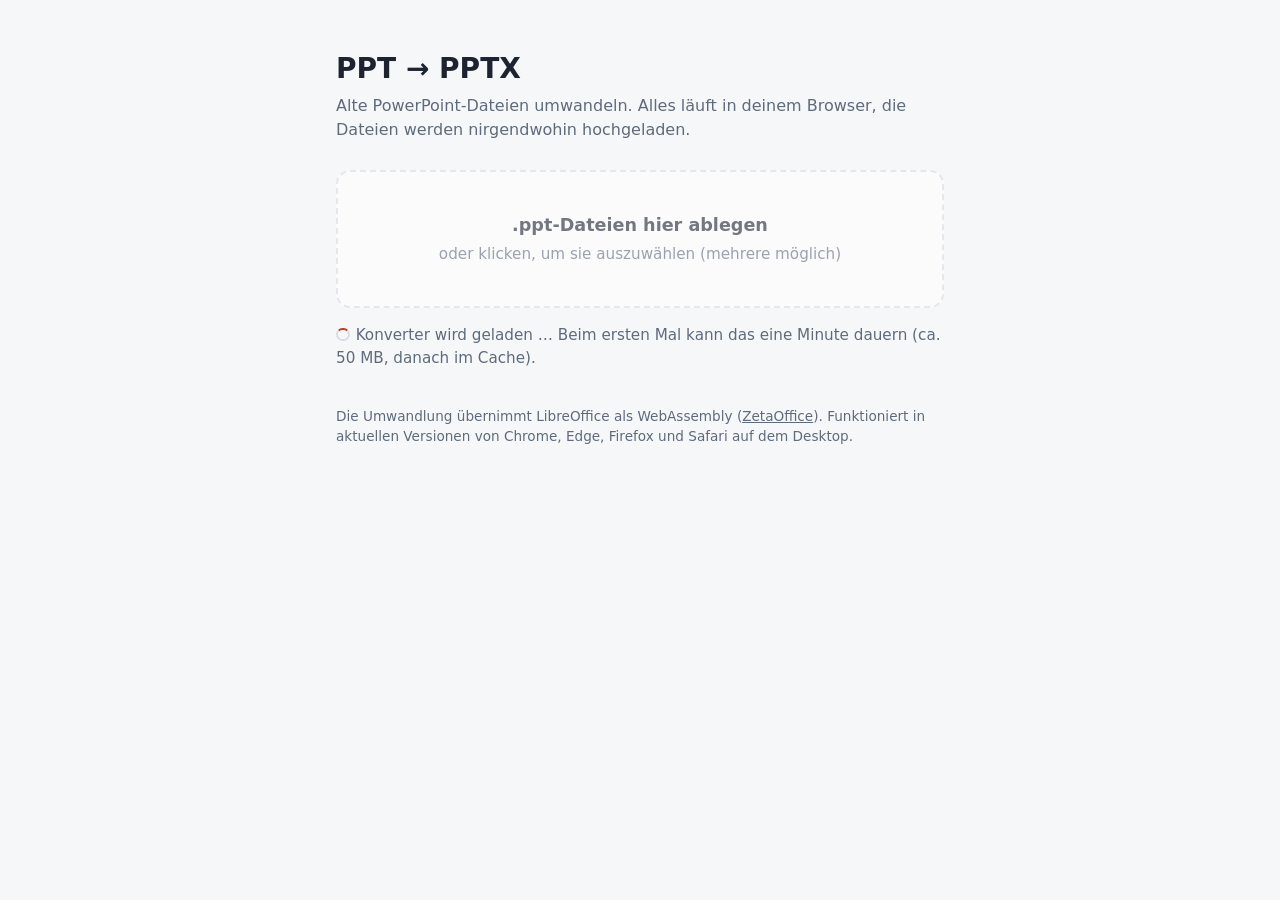
<file: ppt/index.html>
<!DOCTYPE html>
<html lang="de">
<head>
  <meta charset="utf-8">
  <meta name="viewport" content="width=device-width, initial-scale=1">
  <title>PPT zu PPTX</title>
  <meta name="description" content="Alte PowerPoint-Dateien (.ppt) direkt im Browser in .pptx umwandeln – ohne Upload.">
  <!-- Setzt die für WebAssembly-Threads nötigen COOP/COEP-Header auf GitHub Pages. -->
  <script src="coi-serviceworker.min.js"></script>
  <style>
    :root {
      --bg: #f6f7f9; --card: #fff; --text: #1d2330; --muted: #5f6b7a;
      --border: #d9dee5; --accent: #c43e1c; --accent-soft: #fbeae5;
      --ok: #1f7a4a; --err: #b42318;
    }
    @media (prefers-color-scheme: dark) {
      :root {
        --bg: #14171c; --card: #1d2129; --text: #e7eaf0; --muted: #9aa4b2;
        --border: #323845; --accent: #ff7a50; --accent-soft: #3a241d;
        --ok: #5fd39a; --err: #ff8a80;
      }
    }
    * { box-sizing: border-box; }
    body {
      margin: 0; background: var(--bg); color: var(--text);
      font: 16px/1.5 system-ui, -apple-system, "Segoe UI", Roboto, sans-serif;
    }
    main { max-width: 640px; margin: 0 auto; padding: 48px 16px; }
    h1 { font-size: 1.75rem; margin: 0 0 4px; }
    .sub { color: var(--muted); margin: 0 0 28px; }
    #drop {
      display: block; background: var(--card); border: 2px dashed var(--border);
      border-radius: 14px; padding: 40px 20px; text-align: center; cursor: pointer;
      transition: border-color .15s, background .15s;
    }
    #drop:hover, #drop.over { border-color: var(--accent); background: var(--accent-soft); }
    #drop.disabled { cursor: progress; opacity: .6; }
    #drop strong { display: block; font-size: 1.1rem; margin-bottom: 4px; }
    #drop span { color: var(--muted); font-size: .95rem; }
    #input { display: none; }
    #status { margin: 16px 0 0; color: var(--muted); font-size: .95rem; min-height: 1.5em; }
    #status.err { color: var(--err); }
    .spinner {
      display: inline-block; width: .9em; height: .9em; margin-right: 6px; vertical-align: -1px;
      border: 2px solid var(--border); border-top-color: var(--accent); border-radius: 50%;
      animation: spin .8s linear infinite;
    }
    @keyframes spin { to { transform: rotate(360deg); } }
    ul { list-style: none; padding: 0; margin: 20px 0 0; }
    li {
      background: var(--card); border: 1px solid var(--border); border-radius: 10px;
      padding: 12px 14px; margin-bottom: 8px; display: flex; gap: 12px; align-items: center;
    }
    li .name { flex: 1; min-width: 0; overflow: hidden; text-overflow: ellipsis; white-space: nowrap; }
    li .state { font-size: .9rem; color: var(--muted); white-space: nowrap; }
    li.done .state { color: var(--ok); }
    li.failed .state { color: var(--err); white-space: normal; }
    a.dl {
      background: var(--accent); color: #fff; text-decoration: none; font-size: .9rem;
      padding: 6px 12px; border-radius: 8px; white-space: nowrap;
    }
    footer { margin-top: 36px; color: var(--muted); font-size: .85rem; }
    footer a { color: inherit; }
  </style>
</head>
<body>
  <main>
    <h1>PPT → PPTX</h1>
    <p class="sub">Alte PowerPoint-Dateien umwandeln. Alles läuft in deinem Browser, die Dateien werden nirgendwohin hochgeladen.</p>

    <label id="drop" class="disabled" for="input">
      <strong>.ppt-Dateien hier ablegen</strong>
      <span>oder klicken, um sie auszuwählen (mehrere möglich)</span>
    </label>
    <input type="file" id="input" accept=".ppt,.pps,.pot" multiple disabled>

    <p id="status"><span class="spinner"></span>Konverter wird geladen … Beim ersten Mal kann das eine Minute dauern (ca. 50 MB, danach im Cache).</p>

    <ul id="list"></ul>

    <footer>
      Die Umwandlung übernimmt LibreOffice als WebAssembly (<a href="https://zetaoffice.net" target="_blank" rel="noopener">ZetaOffice</a>).
      Funktioniert in aktuellen Versionen von Chrome, Edge, Firefox und Safari auf dem Desktop.
    </footer>
  </main>

  <canvas id="qtcanvas" style="display:none"></canvas>

  <script type="module">
    import { ZetaHelperMain } from './vendor/zetajs/zetaHelper.js';

    const drop = document.getElementById('drop');
    const input = document.getElementById('input');
    const status = document.getElementById('status');
    const list = document.getElementById('list');

    const PPTX_MIME = 'application/vnd.openxmlformats-officedocument.presentationml.presentation';
    const queue = [];
    const jobs = new Map();
    let nextId = 1;
    let ready = false;
    let busy = false;

    function setStatus(text, isError = false) {
      status.textContent = text;
      status.classList.toggle('err', isError);
    }

    // Merker gegen Neuladen in Endlosschleife; gelten nur für diesen Tab.
    const ISOLATION_RETRY_KEY = 'ppt-isolation-retry';
    const LOAD_RETRY_KEY = 'ppt-load-retry';
    const session = {
      get(key) { try { return sessionStorage.getItem(key); } catch { return '1'; } },
      set(key) { try { sessionStorage.setItem(key, '1'); } catch {} },
      clear(key) { try { sessionStorage.removeItem(key); } catch {} },
    };

    let zHM;
    if (window.crossOriginIsolated) {
      session.clear(ISOLATION_RETRY_KEY);
      startOffice();
    } else if ('serviceWorker' in navigator && !session.get(ISOLATION_RETRY_KEY)) {
      // coi-serviceworker lädt beim ersten Besuch selbst neu. Gewinnt dabei ein
      // Wettlauf gegen die Aktivierung, ist die Seite danach trotzdem nicht
      // isoliert – dann einmal selbst nachladen, sobald der Worker aktiv ist.
      // Gezielt auf den eigenen Scope warten: serviceWorker.ready würde auch
      // durch den Worker des Raumrechners an der Seitenwurzel erfüllt.
      const ownScope = new URL('./', location.href).href;
      const poll = setInterval(async () => {
        const reg = await navigator.serviceWorker.getRegistration(location.href).catch(() => null);
        if (reg?.scope === ownScope && reg.active) {
          clearInterval(poll);
          setTimeout(() => { session.set(ISOLATION_RETRY_KEY); location.reload(); }, 1500);
        }
      }, 500);
      setTimeout(() => setStatus('Die Seite konnte nicht vorbereitet werden. Bitte neu laden; hilft das nicht, eine aktuelle Version von Chrome, Edge oder Firefox verwenden.', true), 10000);
    } else {
      setStatus('Dein Browser unterstützt die nötige Technik nicht (SharedArrayBuffer). Bitte eine aktuelle Version von Chrome, Edge oder Firefox verwenden.', true);
    }

    function startOffice() {
      // Ladefehler von soffice.js (z. B. kurzer Netzaussetzer): einmal selbst
      // neu versuchen, erst danach die Fehlermeldung zeigen.
      window.addEventListener('error', (e) => {
        if (ready || !(e.target instanceof HTMLScriptElement)) return;
        if (!session.get(LOAD_RETRY_KEY)) {
          session.set(LOAD_RETRY_KEY);
          location.reload();
          return;
        }
        setStatus('Der Konverter konnte nicht geladen werden. Bitte Internetverbindung prüfen und die Seite neu laden.', true);
      }, true);

      zHM = new ZetaHelperMain('office_thread.js', { threadJsType: 'module' });
      zHM.start(() => { zHM.thrPort.onmessage = onOfficeMessage; });
    }

    function onOfficeMessage(e) {
      const { cmd, id } = e.data;
      if (cmd === 'ready') {
        ready = true;
        session.clear(LOAD_RETRY_KEY);
        input.disabled = false;
        drop.classList.remove('disabled');
        setStatus('Bereit.');
        runNext();
        return;
      }
      const job = jobs.get(id);
      if (cmd === 'converted') {
        const data = zHM.FS.readFile(e.data.to);
        const url = URL.createObjectURL(new Blob([data], { type: PPTX_MIME }));
        job.li.classList.add('done');
        job.state.textContent = 'Fertig';
        const a = document.createElement('a');
        a.className = 'dl';
        a.href = url;
        a.download = job.outName;
        a.textContent = 'Herunterladen';
        job.li.append(a);
        a.click();
      } else if (cmd === 'error') {
        job.li.classList.add('failed');
        job.state.textContent = 'Fehler: ' + (e.data.message || 'Umwandlung fehlgeschlagen');
      }
      for (const p of [e.data.from, e.data.to]) { try { if (p) zHM.FS.unlink(p); } catch {} }
      busy = false;
      runNext();
    }

    function addFiles(files) {
      for (const file of files) {
        const li = document.createElement('li');
        const name = document.createElement('span');
        name.className = 'name';
        name.textContent = file.name;
        const state = document.createElement('span');
        state.className = 'state';
        li.append(name, state);
        list.prepend(li);

        const dot = file.name.lastIndexOf('.');
        const ext = dot > 0 ? file.name.slice(dot).toLowerCase() : '';
        if (!['.ppt', '.pps', '.pot'].includes(ext)) {
          li.classList.add('failed');
          state.textContent = 'Keine .ppt-Datei';
          continue;
        }
        const job = { id: nextId++, file, li, state, ext, outName: file.name.slice(0, dot) + '.pptx' };
        state.textContent = 'Wartet …';
        jobs.set(job.id, job);
        queue.push(job);
      }
      runNext();
    }

    async function runNext() {
      if (!ready || busy || queue.length === 0) return;
      busy = true;
      const job = queue.shift();
      job.state.textContent = 'Wird umgewandelt …';
      const from = `/tmp/input-${job.id}${job.ext}`;
      const to = `/tmp/output-${job.id}.pptx`;
      zHM.FS.writeFile(from, new Uint8Array(await job.file.arrayBuffer()));
      zHM.thrPort.postMessage({ cmd: 'convert', id: job.id, from, to });
    }

    input.addEventListener('change', () => { addFiles(input.files); input.value = ''; });
    for (const ev of ['dragenter', 'dragover']) {
      drop.addEventListener(ev, (e) => { e.preventDefault(); drop.classList.add('over'); });
    }
    for (const ev of ['dragleave', 'drop']) {
      drop.addEventListener(ev, () => drop.classList.remove('over'));
    }
    drop.addEventListener('drop', (e) => {
      e.preventDefault();
      if (!input.disabled) addFiles(e.dataTransfer.files);
    });
    // Datei, die neben der Ablagefläche fallen gelassen wird, nicht im Browser öffnen.
    window.addEventListener('dragover', (e) => e.preventDefault());
    window.addEventListener('drop', (e) => e.preventDefault());
  </script>
</body>
</html>
</file>
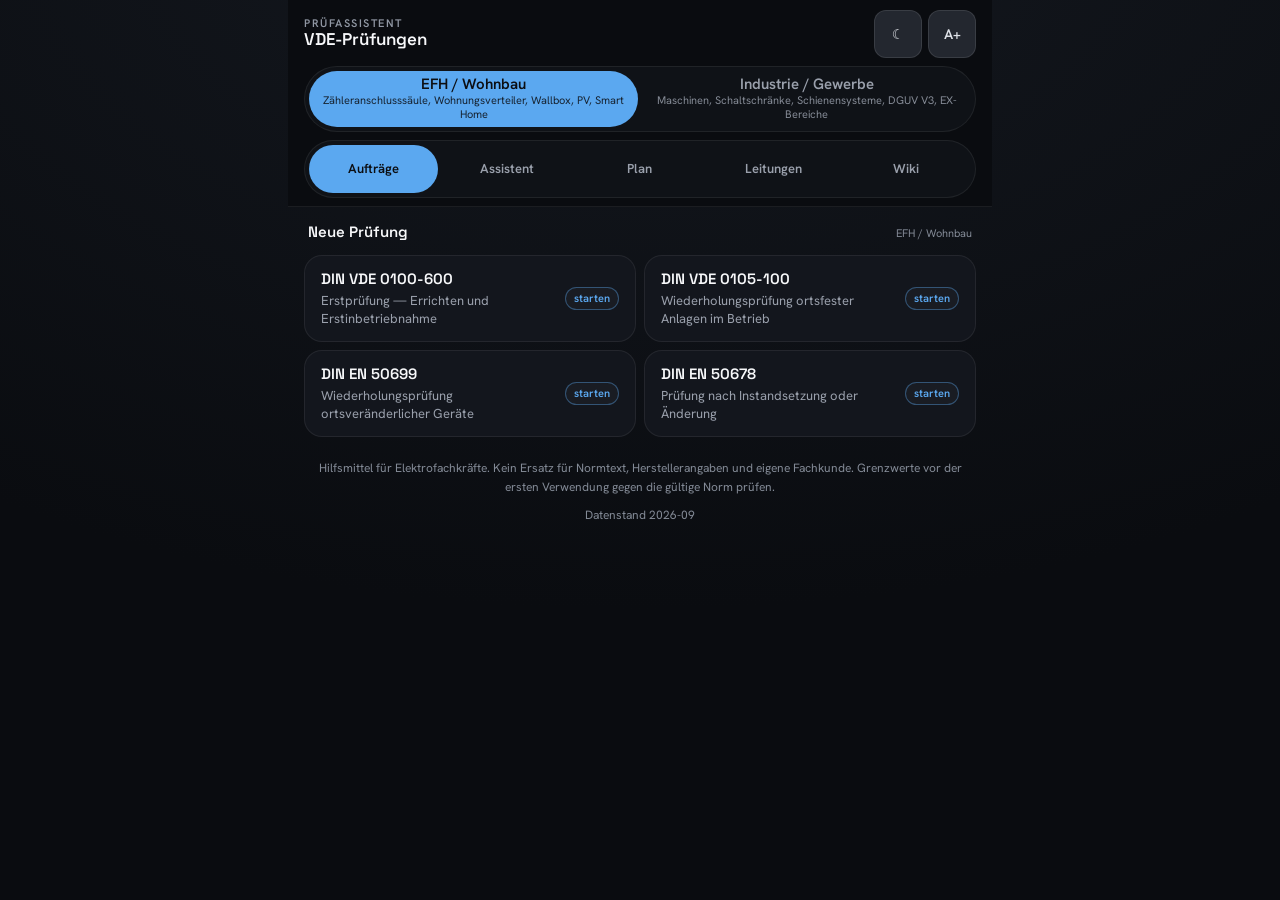
<file: pruefung/index.html>
<!DOCTYPE html>
<html lang="de" data-world="efh">
<head>
<meta charset="utf-8">
<!-- Bewusst ohne maximum-scale: Grenzwerttabellen will man im Feld auch zoomen. -->
<meta name="viewport" content="width=device-width, initial-scale=1, viewport-fit=cover">
<title>Prüfassistent</title>
<meta name="description" content="Prüfablauf nach DIN VDE 0100-600: Assistent, Grenzwerte, Messwerte, Protokoll. Offline nutzbar.">
<meta name="theme-color" content="#0a0c10">
<meta name="mobile-web-app-capable" content="yes">
<meta name="apple-mobile-web-app-capable" content="yes">
<meta name="apple-mobile-web-app-status-bar-style" content="black-translucent">
<meta name="apple-mobile-web-app-title" content="Prüfung">
<link rel="manifest" href="manifest.webmanifest">
<link rel="icon" href="icons/icon-192.png">
<link rel="apple-touch-icon" href="icons/icon-192.png">
<link rel="stylesheet" href="styles.css">
</head>
<body>
<div id="app"></div>
<div id="print-root" aria-hidden="true"></div>

<!-- Rettungsleine zuerst: räumt fremde Caches aus, bevor der Rest läuft. -->
<script src="js/sw-guard.js"></script>
<script src="js/util.js"></script>
<script src="js/data.js"></script>
<script src="js/limits.js"></script>
<script src="js/intervals.js"></script>
<script src="js/cable.js"></script>
<script src="js/wizard.js"></script>
<script src="js/plan.js"></script>
<script src="js/store.js"></script>
<script src="js/ui.js"></script>
<script src="js/view-auftraege.js"></script>
<script src="js/view-wizard.js"></script>
<script src="js/view-plan.js"></script>
<script src="js/view-wiki.js"></script>
<script src="js/view-protokoll.js"></script>
<script src="js/view-leitungen.js"></script>
<script src="js/app.js"></script>
</body>
</html>
</file>
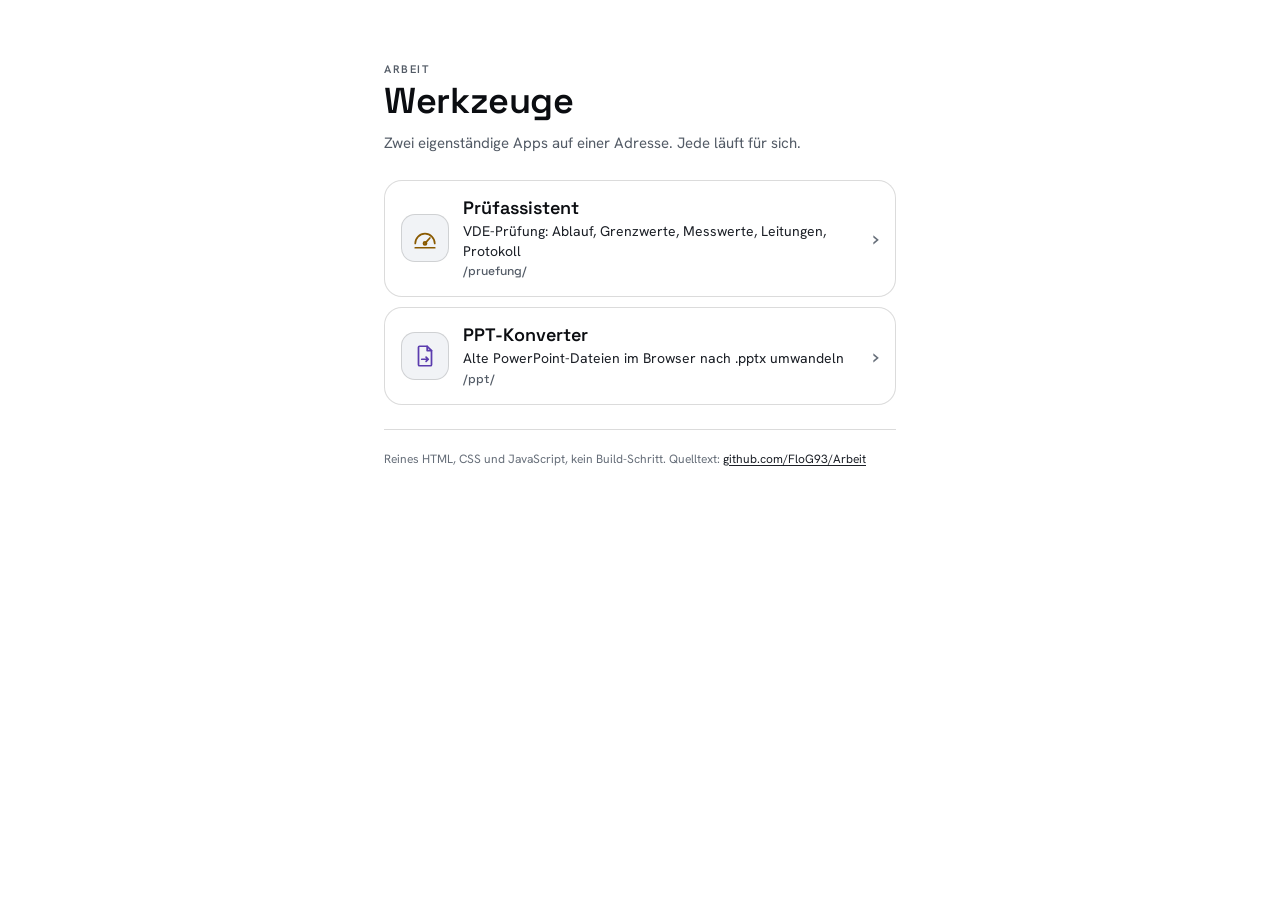
<file: start/index.html>
<!DOCTYPE html>
<html lang="de">
<head>
<meta charset="utf-8">
<meta name="viewport" content="width=device-width, initial-scale=1, viewport-fit=cover">
<title>Arbeit — Übersicht</title>
<meta name="description" content="Einstieg zu den Web-Apps dieses Repos: Prüfassistent und PPT-Konverter.">
<meta name="theme-color" content="#0a0c10">
<!-- Kein Manifest: Diese Seite ist der Einstieg, nicht die fünfte App. Wer
     eine App auf den Startbildschirm legt, tut das aus der App heraus. -->
<link rel="icon" href="data:image/svg+xml,%3Csvg xmlns='http://www.w3.org/2000/svg' viewBox='0 0 32 32'%3E%3Crect width='32' height='32' rx='7' fill='%230a0c10'/%3E%3Cg fill='%235BA8F0'%3E%3Crect x='7' y='7' width='8' height='8' rx='2'/%3E%3Crect x='17' y='7' width='8' height='8' rx='2'/%3E%3Crect x='7' y='17' width='8' height='8' rx='2'/%3E%3Crect x='17' y='17' width='8' height='8' rx='2'/%3E%3C/g%3E%3C/svg%3E">
<link rel="stylesheet" href="styles.css">
</head>
<body>
<main class="wrap">
  <header class="head">
    <p class="eyebrow">Arbeit</p>
    <h1>Werkzeuge</h1>
    <p class="lede">Zwei eigenständige Apps auf einer Adresse. Jede läuft für sich.</p>
  </header>

  <nav class="grid" aria-label="Apps">
    <a class="tile" href="pruefung/" style="--tile:var(--amber);--tile-hc:var(--amber-hc)">
      <span class="icon" aria-hidden="true">
        <!-- Messgerät mit Zeiger und Haken -->
        <svg viewBox="0 0 24 24" fill="none" stroke="currentColor" stroke-width="1.6" stroke-linecap="round" stroke-linejoin="round">
          <path d="M3 17a9 9 0 0 1 18 0"/>
          <path d="M12 17l4.5-5"/>
          <circle cx="12" cy="17" r="1.4"/>
          <path d="M3 21h18"/>
        </svg>
      </span>
      <span class="txt">
        <span class="name">Prüfassistent</span>
        <span class="desc">VDE-Prüfung: Ablauf, Grenzwerte, Messwerte, Leitungen, Protokoll</span>
        <span class="path">/pruefung/</span>
      </span>
      <span class="chevron" aria-hidden="true">›</span>
    </a>

    <a class="tile" href="ppt/" style="--tile:var(--violet);--tile-hc:var(--violet-hc)">
      <span class="icon" aria-hidden="true">
        <!-- Datei mit Umwandlungspfeil -->
        <svg viewBox="0 0 24 24" fill="none" stroke="currentColor" stroke-width="1.6" stroke-linecap="round" stroke-linejoin="round">
          <path d="M14 3H7a1 1 0 0 0-1 1v16a1 1 0 0 0 1 1h10a1 1 0 0 0 1-1V7z"/>
          <path d="M14 3v4h4"/>
          <path d="M9 15h6m0 0-2-2m2 2-2 2"/>
        </svg>
      </span>
      <span class="txt">
        <span class="name">PPT-Konverter</span>
        <span class="desc">Alte PowerPoint-Dateien im Browser nach .pptx umwandeln</span>
        <span class="path">/ppt/</span>
      </span>
      <span class="chevron" aria-hidden="true">›</span>
    </a>
  </nav>

  <footer class="foot">
    Reines HTML, CSS und JavaScript, kein Build-Schritt.
    Quelltext: <a href="https://github.com/FloG93/Arbeit">github.com/FloG93/Arbeit</a>
  </footer>
</main>

<script>
  // Der Service Worker dieser Seite löst den des Raumrechners ab, der früher
  // an der Wurzel lag — siehe sw.js. Ohne Registrierung bliebe der alte Worker
  // aktiv und lieferte hier weiter die zwischengespeicherte alte Seite aus.
  if ('serviceWorker' in navigator) {
    addEventListener('load', () => navigator.serviceWorker.register('sw.js').catch(() => {}));
  }
</script>
</body>
</html>
</file>
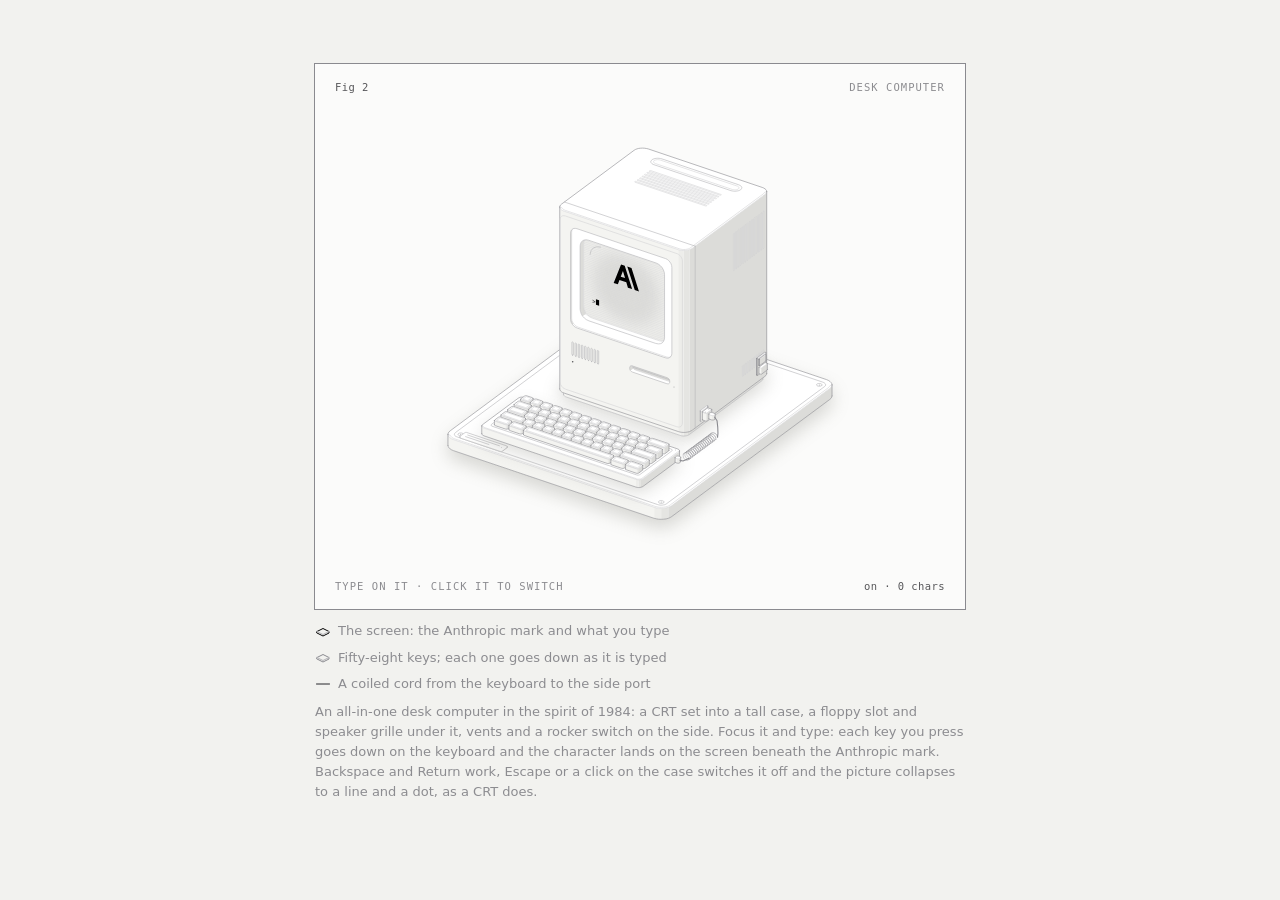
<file: .claude/skills/anatomy/examples/desk-computer/desk-computer-light.html>
<!doctype html><html lang="en"><head><meta charset="utf-8"><meta name="viewport" content="width=device-width, initial-scale=1"><title>Desk computer</title><style>
.iso{
  --anatomy-page:#0b0b0b;--anatomy-card:#131313;--anatomy-text:#a3a3a3;--anatomy-strong:#e6e6e6;--anatomy-muted:#6e6e6e;
  --anatomy-paper:#131313;--anatomy-face:#1b1b1b;--anatomy-top:#1c1c1c;
  --anatomy-shade-0:#0f0f0f;--anatomy-shade-1:#121212;--anatomy-shade-2:#151515;--anatomy-shade-3:#181818;
  --anatomy-lit-top:#262626;--anatomy-lit-shade:#1d1d1d;
  --anatomy-hi:#d4d4d4;--anatomy-mid:#6a6a6a;--anatomy-lo:#3e3e3e;--anatomy-faint:#2a2a2a;--anatomy-lit:#ffffff;
  --anatomy-halo:#050505;--anatomy-halo-opacity:.9;--anatomy-dot:#e6e6e6;
  --anatomy-red:#ff6b6b;--anatomy-green:#6be0a0;--anatomy-blue:#6b9bff;
  --anatomy-weight:.6px;--anatomy-ease:cubic-bezier(.32,.72,0,1);
  --anatomy-mono:ui-monospace,"SF Mono",Menlo,Consolas,monospace;
  --anatomy-lift:inset 0 1px 0 0 #ffffff0a,inset 0 0 0 1px #ffffff06,0 0 0 1px #00000026,0 1px 1px -.5px #00000014,0 3px 3px -1.5px #00000014,0 6px 6px -3px #00000014,0 12px 12px -6px #00000014;
}
.iso[data-theme="light"]{
  --anatomy-page:#f2f2ef;--anatomy-card:#fbfbfa;--anatomy-text:#57575a;--anatomy-strong:#18181a;--anatomy-muted:#8c8c90;
  --anatomy-paper:#fbfbfa;--anatomy-face:#ffffff;--anatomy-top:#ffffff;
  --anatomy-shade-0:#dcdcd9;--anatomy-shade-1:#e5e5e2;--anatomy-shade-2:#ededea;--anatomy-shade-3:#f4f4f1;
  --anatomy-lit-top:#ffffff;--anatomy-lit-shade:#eeeeeb;
  --anatomy-hi:#26262a;--anatomy-mid:#8a8a8f;--anatomy-lo:#b4b4b8;--anatomy-faint:#d4d4d6;--anatomy-lit:#000000;
  --anatomy-halo:#8a8a80;--anatomy-halo-opacity:.32;--anatomy-dot:#3a3a3e;
  --anatomy-red:#e5484d;--anatomy-green:#30a46c;--anatomy-blue:#3e63dd;
  --anatomy-lift:inset 0 1px 0 0 #ffffff,0 0 0 1px #0000000f,0 1px 1px -.5px #0000000a,0 3px 3px -1.5px #0000000a,0 6px 6px -3px #0000000a,0 12px 12px -6px #0000000a;
}
.iso-svg{display:block;width:100%;height:auto;overflow:visible}
.iso-svg path,.iso-svg circle{vector-effect:non-scaling-stroke}
.iso-fill{fill:var(--anatomy-paper);stroke:none}
.iso-solid[data-lit]>.iso-fill{fill:var(--anatomy-face)}
.iso-shade,.iso-top{stroke:none}
.iso-shade[data-shade="0"]{fill:var(--anatomy-shade-0)}
.iso-shade[data-shade="1"]{fill:var(--anatomy-shade-1)}
.iso-shade[data-shade="2"]{fill:var(--anatomy-shade-2)}
.iso-shade[data-shade="3"]{fill:var(--anatomy-shade-3)}
.iso-top{fill:var(--anatomy-top)}
.iso-solid[data-lit]>.iso-top{fill:var(--anatomy-lit-top)}
.iso-solid[data-lit]>.iso-shade{fill:var(--anatomy-lit-shade)}
.iso-solid[data-seamless]>.iso-shade,.iso-solid[data-seamless]>.iso-top{stroke-width:.4;stroke-linejoin:round}
.iso-solid[data-seamless]>.iso-shade[data-shade="0"]{stroke:var(--anatomy-shade-0)}
.iso-solid[data-seamless]>.iso-shade[data-shade="1"]{stroke:var(--anatomy-shade-1)}
.iso-solid[data-seamless]>.iso-shade[data-shade="2"]{stroke:var(--anatomy-shade-2)}
.iso-solid[data-seamless]>.iso-shade[data-shade="3"]{stroke:var(--anatomy-shade-3)}
.iso-solid[data-seamless]>.iso-top{stroke:var(--anatomy-top)}
.iso-solid[data-seamless][data-lit]>.iso-top{stroke:var(--anatomy-lit-top)}
.iso-solid[data-seamless][data-lit]>.iso-shade{stroke:var(--anatomy-lit-shade)}
.iso-solid[data-lit]>.iso-edge{stroke:var(--anatomy-lit)}
.iso-halo{fill:var(--anatomy-halo);stroke:none;filter:blur(9px);opacity:var(--anatomy-halo-opacity);transform:translateY(3px)}
.iso-line{fill:none;stroke:var(--anatomy-lo);stroke-width:var(--anatomy-weight);stroke-linecap:round;stroke-linejoin:round}
.iso-line[data-tone="hi"]{stroke:var(--anatomy-hi)}
.iso-line[data-tone="mid"]{stroke:var(--anatomy-mid)}
.iso-line[data-tone="lo"]{stroke:var(--anatomy-lo)}
.iso-line[data-tone="faint"]{stroke:var(--anatomy-faint)}
.iso-line[data-tone="lit"]{stroke:var(--anatomy-lit)}
.iso-line[data-tone="red"]{stroke:var(--anatomy-red)}
.iso-line[data-tone="green"]{stroke:var(--anatomy-green)}
.iso-line[data-tone="blue"]{stroke:var(--anatomy-blue)}
.iso-line[data-dotted]{stroke-dasharray:.01 3.5;stroke-width:1}
.iso-line[data-dashed]{stroke-dasharray:3 3}
.iso-line[data-flow]{stroke-dasharray:2 6}
.iso-wire-end{fill:var(--anatomy-paper);stroke:var(--anatomy-lo);stroke-width:var(--anatomy-weight)}
.iso-wire[data-tone="hi"] .iso-wire-end{stroke:var(--anatomy-hi)}
.iso-wire[data-tone="mid"] .iso-wire-end{stroke:var(--anatomy-mid)}
.iso-wire[data-tone="faint"] .iso-wire-end{stroke:var(--anatomy-faint)}
.iso-wire[data-tone="lit"] .iso-wire-end{stroke:var(--anatomy-lit)}
.iso-dots circle{fill:var(--anatomy-dot);stroke:none;opacity:.32}
.iso-dots[data-tone="hi"] circle{opacity:.85}
.iso-dots[data-tone="mid"] circle{opacity:.45}
.iso-dots[data-tone="lo"] circle{opacity:.22}
.iso-dots[data-tone="faint"] circle{opacity:.12}
.iso-face-text{fill:var(--anatomy-mid);font-family:var(--anatomy-mono);letter-spacing:.04em}
.iso-face-text[data-tone="hi"]{fill:var(--anatomy-hi)}
.iso-face-text[data-tone="lo"]{fill:var(--anatomy-lo)}
.iso-face-text[data-tone="faint"]{fill:var(--anatomy-faint)}
.tb-body{fill:var(--anatomy-shade-2);stroke:none}
.tb-shine{fill:var(--anatomy-top);stroke:none}
.tb-shade{fill:var(--anatomy-shade-0);stroke:none}
.tb-ring{fill:none;stroke:var(--anatomy-lo);stroke-width:.45;stroke-linecap:butt;stroke-linejoin:round}
.tb-ring[data-tone="mid"]{stroke:var(--anatomy-mid)}
.tb-ring[data-tone="faint"]{stroke:var(--anatomy-faint)}
.tb-ring[data-tone="hi"]{stroke:var(--anatomy-hi)}
@keyframes iso-flow{to{stroke-dashoffset:-32}}
@keyframes iso-pulse{0%,100%{opacity:.18}12%{opacity:1}40%{opacity:.18}}
.iso-line[data-flow]{animation:iso-flow 1600ms linear infinite}
.iso-dots circle[data-pulse]{animation:iso-pulse 1600ms steps(1,end) infinite;animation-delay:var(--pulse-at,0ms)}
.iso-figure{margin:32px 0 36px}
.iso-plate{position:relative;padding:52px 24px;border-radius:0;background:var(--anatomy-card);box-shadow:0 0 0 1px var(--anatomy-mid);--anatomy-paper:var(--anatomy-card)}
.iso-plate-corners{position:absolute;inset:18px 20px;pointer-events:none}
.iso-plate-corner{position:absolute;color:var(--anatomy-muted);font-family:var(--anatomy-mono);font-size:10.5px;line-height:1;letter-spacing:.04em;white-space:nowrap}
.iso-plate-corner[data-corner="fig"]{top:0;left:0;color:var(--anatomy-text)}
.iso-plate-corner[data-corner="title"]{top:0;right:0;text-transform:uppercase;letter-spacing:.1em}
.iso-plate-corner[data-corner="hint"]{bottom:0;left:0;text-transform:uppercase;letter-spacing:.1em}
.iso-plate-corner[data-corner="readout"]{right:0;bottom:0;color:var(--anatomy-text);font-variant-numeric:tabular-nums}
.iso-plate .iso-svg{margin:0 auto}
.iso-legend{display:grid;gap:8px;margin-top:12px;color:var(--anatomy-muted);font-size:13px;line-height:1.55}
.iso-keys{display:flex;flex-wrap:wrap;gap:6px 18px}
.iso-key{display:inline-flex;align-items:center;gap:7px}
.iso-swatch{width:16px;height:10px;flex:none;overflow:visible}
.iso-swatch path{fill:none;stroke:var(--anatomy-hi);stroke-width:1;vector-effect:non-scaling-stroke;stroke-linejoin:round;stroke-linecap:round}
.iso-swatch[data-mark="raised"] path,.iso-swatch[data-mark="flat"] path{stroke:var(--anatomy-mid)}
.iso-swatch[data-mark="lit"] path{stroke:var(--anatomy-lit)}
.iso-swatch[data-mark="dim"] path{stroke:var(--anatomy-lo)}
.iso-swatch[data-mark="dotted"] path{stroke-dasharray:.01 3;stroke-width:1.4}
.iso-swatch[data-mark="dashed"] path{stroke-dasharray:3 2.5}
.iso-swatch[data-mark="red"] path{stroke:var(--anatomy-red)}
.iso-swatch[data-mark="green"] path{stroke:var(--anatomy-green)}
.iso-swatch[data-mark="blue"] path{stroke:var(--anatomy-blue)}
.iso-swatch-crease{stroke:var(--anatomy-lo)!important}
@media (max-width:560px){.iso-plate{padding:48px 12px 70px}.iso-plate-corner[data-corner="hint"]{bottom:18px}}
@media (prefers-reduced-motion:reduce){.iso-line[data-flow],.iso-dots circle[data-pulse]{animation:none}}

*{box-sizing:border-box}
html{color-scheme:dark}
body[data-theme="light"]{color-scheme:light}
body{margin:0;background:var(--anatomy-page);color:var(--anatomy-text);font:14px/1.6 ui-sans-serif,system-ui,-apple-system,"Segoe UI",sans-serif;-webkit-font-smoothing:antialiased}
.iso-page{width:min(650px,100% - 32px);margin:64px auto 96px}
</style></head><body class="iso" data-theme="light"><main class="iso-page"><style>
.pc-well{fill:var(--anatomy-shade-1)}
.pc-bezel{fill:var(--anatomy-top)}
.pc-dark{fill:var(--anatomy-shade-0)}
.pc-glass{fill:var(--anatomy-shade-0);transition:fill .5s var(--anatomy-ease)}
.pc-glass[data-on]{fill:var(--anatomy-lit-shade)}
.pc-glow{fill:var(--anatomy-lit);opacity:.07;filter:blur(6px)}
.pc-scan{fill:none;stroke:var(--anatomy-faint);stroke-width:.5px;vector-effect:non-scaling-stroke;opacity:.7}
.pc-logo{fill:var(--anatomy-lit);fill-rule:evenodd}
.pc-text{fill:var(--anatomy-lit);font-family:var(--anatomy-mono);letter-spacing:.02em}
.pc-cursor{fill:var(--anatomy-lit);animation:pc-blink 1.06s steps(1,end) infinite}
.pc-beam{fill:none;stroke:var(--anatomy-lit);stroke-width:1.4px;vector-effect:non-scaling-stroke;stroke-linecap:round}
.pc-dot{fill:var(--anatomy-lit)}
.pc-cord{stroke-width:1.1px}
.pc-key,.pc-computer{cursor:pointer}
.pc-key[data-down] .iso-edge{stroke:var(--anatomy-hi)}
[data-part="led"]{transition:opacity .4s var(--anatomy-ease)}
@keyframes pc-blink{50%{opacity:0}}
@media (prefers-reduced-motion:reduce){.pc-cursor{animation:none}}
.pc-sr{position:absolute;width:1px;height:1px;overflow:hidden;clip-path:inset(50%);white-space:nowrap}
.iso-stage{touch-action:pan-y}
.iso-stage:focus{outline:none}
.iso-stage:focus-visible{outline:1px solid var(--anatomy-muted);outline-offset:6px}
</style><figure class="iso-figure"><div class="iso-plate"><div class="iso-plate-corners" aria-hidden="true"><span class="iso-plate-corner" data-corner="fig">Fig 2</span><span class="iso-plate-corner" data-corner="title">Desk computer</span><span class="iso-plate-corner" data-corner="hint">Type on it · click it to switch</span><span class="iso-plate-corner" data-corner="readout" data-readout>on · 0 chars</span></div><div class="iso-stage" tabindex="0" role="group" aria-label="Desk computer. Type to write on its screen; Escape switches the power."><svg xmlns="http://www.w3.org/2000/svg" class="iso-svg" viewBox="0 0 600 440" role="img" aria-label="An all-in-one desk computer in the spirit of 1984 on a bench plate: a tall case with a CRT set into its front showing the Anthropic mark and a typing prompt, a floppy slot and speaker grille below, vents and a rocker switch on the side, and a keyboard joined to a side port by a coiled cord."><path class="iso-halo" d="M108.6 322.8L108.9 321.5L109.6 320.3L110.8 319.3L268.3 202.5L269.9 201.5L271.8 200.8L274 200.2L276.4 199.8L278.9 199.7L281.4 199.8L283.7 200.2L285.9 200.8L485.8 268.2L487.7 269L489.3 269.9L490.4 271L491.1 272.2L491.4 273.5L491.4 284.5L491.1 285.7L490.4 286.9L489.2 288L331.7 404.7L330.1 405.7L328.2 406.5L326 407.1L323.6 407.4L321.1 407.5L318.6 407.4L316.3 407L314.1 406.5L114.2 339.1L112.3 338.3L110.7 337.3L109.6 336.2L108.9 335L108.6 333.8Z"/><g class="iso-solid"><path class="iso-fill" d="M274.1 226.2L274.1 225.2L274.7 224.2L275.6 223.4L276.9 222.6L278.5 222L280.3 221.6L282.2 221.4L284.2 221.4L286.1 221.7L287.9 222.2L289.4 222.8L290.6 223.6L291.4 224.5L291.8 225.5L291.8 227.2L291.7 228.2L291.2 229.2L290.3 230.1L289 230.8L287.4 231.4L285.6 231.8L283.6 232L281.7 232L279.7 231.7L278 231.3L276.5 230.6L275.3 229.8L274.5 228.9L274.1 228Z"/><path class="iso-shade" data-shade="0" d="M290.3 230.1L289 230.8L289 229.1L290.3 228.3ZM289 230.8L287.4 231.4L287.4 229.7L289 229.1ZM291.8 227.2L291.7 228.2L291.7 226.5L291.8 225.5ZM291.7 228.2L291.2 229.2L291.2 227.4L291.7 226.5ZM291.2 229.2L290.3 230.1L290.3 228.3L291.2 227.4Z"/><path class="iso-shade" data-shade="1" d="M287.4 231.4L285.6 231.8L285.6 230.1L287.4 229.7ZM285.6 231.8L283.6 232L283.6 230.3L285.6 230.1Z"/><path class="iso-shade" data-shade="2" d="M283.6 232L281.7 232L281.7 230.2L283.6 230.3ZM281.7 232L279.7 231.7L279.7 230L281.7 230.2ZM279.7 231.7L278 231.3L278 229.5L279.7 230Z"/><path class="iso-shade" data-shade="3" d="M278 231.3L276.5 230.6L276.5 228.9L278 229.5ZM276.5 230.6L275.3 229.8L275.3 228.1L276.5 228.9ZM275.3 229.8L274.5 228.9L274.5 227.2L275.3 228.1ZM274.5 228.9L274.1 228L274.1 226.2L274.5 227.2Z"/><path class="iso-top" d="M290.3 228.3L289 229.1L287.4 229.7L285.6 230.1L283.6 230.3L281.7 230.2L279.7 230L278 229.5L276.5 228.9L275.3 228.1L274.5 227.2L274.1 226.2L274.1 225.2L274.7 224.2L275.6 223.4L276.9 222.6L278.5 222L280.3 221.6L282.2 221.4L284.2 221.4L286.1 221.7L287.9 222.2L289.4 222.8L290.6 223.6L291.4 224.5L291.8 225.5L291.7 226.5L291.2 227.4Z"/><path class="iso-line iso-crease" data-tone="faint" d="M291.8 225.5L291.7 226.5L291.2 227.4L290.3 228.3L289 229.1L287.4 229.7L285.6 230.1L283.6 230.3L281.7 230.2L279.7 230L278 229.5L276.5 228.9L275.3 228.1L274.5 227.2L274.1 226.2"/><path class="iso-line iso-edge" data-tone="lo" d="M274.1 226.2L274.1 225.2L274.7 224.2L275.6 223.4L276.9 222.6L278.5 222L280.3 221.6L282.2 221.4L284.2 221.4L286.1 221.7L287.9 222.2L289.4 222.8L290.6 223.6L291.4 224.5L291.8 225.5M291.8 227.2L291.7 228.2L291.2 229.2L290.3 230.1L289 230.8L287.4 231.4L285.6 231.8L283.6 232L281.7 232L279.7 231.7L278 231.3L276.5 230.6L275.3 229.8L274.5 228.9L274.1 228M274.1 226.2L274.1 228M291.8 225.5L291.8 227.2"/></g><g class="iso-solid"><path class="iso-fill" d="M276.1 222.4L276.2 221.6L276.5 220.9L277.3 220.2L278.2 219.6L279.5 219.1L280.9 218.8L282.4 218.7L283.9 218.7L285.4 218.9L286.8 219.3L287.9 219.8L288.9 220.4L289.5 221.1L289.8 221.8L289.8 225.6L289.7 226.3L289.3 227.1L288.6 227.8L287.6 228.3L286.4 228.8L285 229.1L283.5 229.3L281.9 229.2L280.5 229L279.1 228.7L277.9 228.2L277 227.6L276.4 226.9L276.1 226.1Z"/><path class="iso-shade" data-shade="0" d="M288.6 227.8L287.6 228.3L287.6 224.6L288.6 224ZM287.6 228.3L286.4 228.8L286.4 225.1L287.6 224.6ZM289.8 225.6L289.7 226.3L289.7 222.6L289.8 221.8ZM289.7 226.3L289.3 227.1L289.3 223.3L289.7 222.6ZM289.3 227.1L288.6 227.8L288.6 224L289.3 223.3Z"/><path class="iso-shade" data-shade="1" d="M286.4 228.8L285 229.1L285 225.4L286.4 225.1ZM285 229.1L283.5 229.3L283.5 225.5L285 225.4Z"/><path class="iso-shade" data-shade="2" d="M283.5 229.3L281.9 229.2L281.9 225.5L283.5 225.5ZM281.9 229.2L280.5 229L280.5 225.3L281.9 225.5ZM280.5 229L279.1 228.7L279.1 224.9L280.5 225.3Z"/><path class="iso-shade" data-shade="3" d="M279.1 228.7L277.9 228.2L277.9 224.5L279.1 224.9ZM277.9 228.2L277 227.6L277 223.8L277.9 224.5ZM277 227.6L276.4 226.9L276.4 223.1L277 223.8ZM276.4 226.9L276.1 226.1L276.1 222.4L276.4 223.1Z"/><path class="iso-top" d="M288.6 224L287.6 224.6L286.4 225.1L285 225.4L283.5 225.5L281.9 225.5L280.5 225.3L279.1 224.9L277.9 224.5L277 223.8L276.4 223.1L276.1 222.4L276.2 221.6L276.5 220.9L277.3 220.2L278.2 219.6L279.5 219.1L280.9 218.8L282.4 218.7L283.9 218.7L285.4 218.9L286.8 219.3L287.9 219.8L288.9 220.4L289.5 221.1L289.8 221.8L289.7 222.6L289.3 223.3Z"/><path class="iso-line iso-crease" data-tone="faint" d="M289.8 221.8L289.7 222.6L289.3 223.3L288.6 224L287.6 224.6L286.4 225.1L285 225.4L283.5 225.5L281.9 225.5L280.5 225.3L279.1 224.9L277.9 224.5L277 223.8L276.4 223.1L276.1 222.4"/><path class="iso-line iso-edge" data-tone="mid" d="M276.1 222.4L276.2 221.6L276.5 220.9L277.3 220.2L278.2 219.6L279.5 219.1L280.9 218.8L282.4 218.7L283.9 218.7L285.4 218.9L286.8 219.3L287.9 219.8L288.9 220.4L289.5 221.1L289.8 221.8M289.8 225.6L289.7 226.3L289.3 227.1L288.6 227.8L287.6 228.3L286.4 228.8L285 229.1L283.5 229.3L281.9 229.2L280.5 229L279.1 228.7L277.9 228.2L277 227.6L276.4 226.9L276.1 226.1M276.1 222.4L276.1 226.1M289.8 221.8L289.8 225.6"/></g><g class="iso-solid"><path class="iso-fill" d="M448.7 285.1L448.8 284.1L449.3 283.1L450.2 282.2L451.5 281.5L453.1 280.9L454.9 280.5L456.8 280.3L458.8 280.3L460.7 280.6L462.5 281.1L464 281.7L465.2 282.5L466 283.4L466.4 284.4L466.4 286.1L466.3 287.1L465.8 288.1L464.9 289L463.6 289.7L462 290.3L460.2 290.7L458.3 290.9L456.3 290.9L454.3 290.6L452.6 290.2L451.1 289.5L449.9 288.7L449.1 287.8L448.7 286.8Z"/><path class="iso-shade" data-shade="0" d="M464.9 289L463.6 289.7L463.6 288L464.9 287.2ZM463.6 289.7L462 290.3L462 288.6L463.6 288ZM466.4 286.1L466.3 287.1L466.3 285.4L466.4 284.4ZM466.3 287.1L465.8 288.1L465.8 286.3L466.3 285.4ZM465.8 288.1L464.9 289L464.9 287.2L465.8 286.3Z"/><path class="iso-shade" data-shade="1" d="M462 290.3L460.2 290.7L460.2 289L462 288.6ZM460.2 290.7L458.3 290.9L458.3 289.2L460.2 289Z"/><path class="iso-shade" data-shade="2" d="M458.3 290.9L456.3 290.9L456.3 289.1L458.3 289.2ZM456.3 290.9L454.3 290.6L454.3 288.9L456.3 289.1ZM454.3 290.6L452.6 290.2L452.6 288.4L454.3 288.9Z"/><path class="iso-shade" data-shade="3" d="M452.6 290.2L451.1 289.5L451.1 287.8L452.6 288.4ZM451.1 289.5L449.9 288.7L449.9 287L451.1 287.8ZM449.9 288.7L449.1 287.8L449.1 286.1L449.9 287ZM449.1 287.8L448.7 286.8L448.7 285.1L449.1 286.1Z"/><path class="iso-top" d="M464.9 287.2L463.6 288L462 288.6L460.2 289L458.3 289.2L456.3 289.1L454.3 288.9L452.6 288.4L451.1 287.8L449.9 287L449.1 286.1L448.7 285.1L448.8 284.1L449.3 283.1L450.2 282.2L451.5 281.5L453.1 280.9L454.9 280.5L456.8 280.3L458.8 280.3L460.7 280.6L462.5 281.1L464 281.7L465.2 282.5L466 283.4L466.4 284.4L466.3 285.4L465.8 286.3Z"/><path class="iso-line iso-crease" data-tone="faint" d="M466.4 284.4L466.3 285.4L465.8 286.3L464.9 287.2L463.6 288L462 288.6L460.2 289L458.3 289.2L456.3 289.1L454.3 288.9L452.6 288.4L451.1 287.8L449.9 287L449.1 286.1L448.7 285.1"/><path class="iso-line iso-edge" data-tone="lo" d="M448.7 285.1L448.8 284.1L449.3 283.1L450.2 282.2L451.5 281.5L453.1 280.9L454.9 280.5L456.8 280.3L458.8 280.3L460.7 280.6L462.5 281.1L464 281.7L465.2 282.5L466 283.4L466.4 284.4M466.4 286.1L466.3 287.1L465.8 288.1L464.9 289L463.6 289.7L462 290.3L460.2 290.7L458.3 290.9L456.3 290.9L454.3 290.6L452.6 290.2L451.1 289.5L449.9 288.7L449.1 287.8L448.7 286.8M448.7 285.1L448.7 286.8M466.4 284.4L466.4 286.1"/></g><g class="iso-solid"><path class="iso-fill" d="M450.7 281.3L450.8 280.5L451.2 279.8L451.9 279.1L452.9 278.5L454.1 278L455.5 277.7L457 277.6L458.5 277.6L460 277.8L461.4 278.2L462.5 278.7L463.5 279.3L464.1 280L464.4 280.7L464.4 284.5L464.3 285.2L463.9 286L463.2 286.6L462.2 287.2L461 287.7L459.6 288L458.1 288.1L456.6 288.1L455.1 287.9L453.7 287.6L452.5 287.1L451.6 286.5L451 285.8L450.7 285Z"/><path class="iso-shade" data-shade="0" d="M463.2 286.6L462.2 287.2L462.2 283.5L463.2 282.9ZM462.2 287.2L461 287.7L461 284L462.2 283.5ZM464.4 284.5L464.3 285.2L464.3 281.5L464.4 280.7ZM464.3 285.2L463.9 286L463.9 282.2L464.3 281.5ZM463.9 286L463.2 286.6L463.2 282.9L463.9 282.2Z"/><path class="iso-shade" data-shade="1" d="M461 287.7L459.6 288L459.6 284.3L461 284ZM459.6 288L458.1 288.1L458.1 284.4L459.6 284.3Z"/><path class="iso-shade" data-shade="2" d="M458.1 288.1L456.6 288.1L456.6 284.4L458.1 284.4ZM456.6 288.1L455.1 287.9L455.1 284.2L456.6 284.4ZM455.1 287.9L453.7 287.6L453.7 283.8L455.1 284.2Z"/><path class="iso-shade" data-shade="3" d="M453.7 287.6L452.5 287.1L452.5 283.3L453.7 283.8ZM452.5 287.1L451.6 286.5L451.6 282.7L452.5 283.3ZM451.6 286.5L451 285.8L451 282L451.6 282.7ZM451 285.8L450.7 285L450.7 281.3L451 282Z"/><path class="iso-top" d="M463.2 282.9L462.2 283.5L461 284L459.6 284.3L458.1 284.4L456.6 284.4L455.1 284.2L453.7 283.8L452.5 283.3L451.6 282.7L451 282L450.7 281.3L450.8 280.5L451.2 279.8L451.9 279.1L452.9 278.5L454.1 278L455.5 277.7L457 277.6L458.5 277.6L460 277.8L461.4 278.2L462.5 278.7L463.5 279.3L464.1 280L464.4 280.7L464.3 281.5L463.9 282.2Z"/><path class="iso-line iso-crease" data-tone="faint" d="M464.4 280.7L464.3 281.5L463.9 282.2L463.2 282.9L462.2 283.5L461 284L459.6 284.3L458.1 284.4L456.6 284.4L455.1 284.2L453.7 283.8L452.5 283.3L451.6 282.7L451 282L450.7 281.3"/><path class="iso-line iso-edge" data-tone="mid" d="M450.7 281.3L450.8 280.5L451.2 279.8L451.9 279.1L452.9 278.5L454.1 278L455.5 277.7L457 277.6L458.5 277.6L460 277.8L461.4 278.2L462.5 278.7L463.5 279.3L464.1 280L464.4 280.7M464.4 284.5L464.3 285.2L463.9 286L463.2 286.6L462.2 287.2L461 287.7L459.6 288L458.1 288.1L456.6 288.1L455.1 287.9L453.7 287.6L452.5 287.1L451.6 286.5L451 285.8L450.7 285M450.7 281.3L450.7 285M464.4 280.7L464.4 284.5"/></g><g class="iso-solid"><path class="iso-fill" d="M133.6 330.3L133.7 329.3L134.2 328.4L135.1 327.5L136.4 326.7L138 326.1L139.8 325.7L141.7 325.6L143.7 325.6L145.7 325.8L147.4 326.3L148.9 326.9L150.1 327.7L150.9 328.6L151.3 329.6L151.3 331.4L151.2 332.4L150.7 333.3L149.8 334.2L148.5 335L146.9 335.6L145.1 336L143.2 336.2L141.2 336.1L139.3 335.9L137.5 335.4L136 334.8L134.8 334L134 333.1L133.6 332.1Z"/><path class="iso-shade" data-shade="0" d="M149.8 334.2L148.5 335L148.5 333.2L149.8 332.5ZM148.5 335L146.9 335.6L146.9 333.8L148.5 333.2ZM151.3 331.4L151.2 332.4L151.2 330.6L151.3 329.6ZM151.2 332.4L150.7 333.3L150.7 331.6L151.2 330.6ZM150.7 333.3L149.8 334.2L149.8 332.5L150.7 331.6Z"/><path class="iso-shade" data-shade="1" d="M146.9 335.6L145.1 336L145.1 334.2L146.9 333.8ZM145.1 336L143.2 336.2L143.2 334.4L145.1 334.2Z"/><path class="iso-shade" data-shade="2" d="M143.2 336.2L141.2 336.1L141.2 334.4L143.2 334.4ZM141.2 336.1L139.3 335.9L139.3 334.1L141.2 334.4ZM139.3 335.9L137.5 335.4L137.5 333.7L139.3 334.1Z"/><path class="iso-shade" data-shade="3" d="M137.5 335.4L136 334.8L136 333L137.5 333.7ZM136 334.8L134.8 334L134.8 332.2L136 333ZM134.8 334L134 333.1L134 331.3L134.8 332.2ZM134 333.1L133.6 332.1L133.6 330.3L134 331.3Z"/><path class="iso-top" d="M149.8 332.5L148.5 333.2L146.9 333.8L145.1 334.2L143.2 334.4L141.2 334.4L139.3 334.1L137.5 333.7L136 333L134.8 332.2L134 331.3L133.6 330.3L133.7 329.3L134.2 328.4L135.1 327.5L136.4 326.7L138 326.1L139.8 325.7L141.7 325.6L143.7 325.6L145.7 325.8L147.4 326.3L148.9 326.9L150.1 327.7L150.9 328.6L151.3 329.6L151.2 330.6L150.7 331.6Z"/><path class="iso-line iso-crease" data-tone="faint" d="M151.3 329.6L151.2 330.6L150.7 331.6L149.8 332.5L148.5 333.2L146.9 333.8L145.1 334.2L143.2 334.4L141.2 334.4L139.3 334.1L137.5 333.7L136 333L134.8 332.2L134 331.3L133.6 330.3"/><path class="iso-line iso-edge" data-tone="lo" d="M133.6 330.3L133.7 329.3L134.2 328.4L135.1 327.5L136.4 326.7L138 326.1L139.8 325.7L141.7 325.6L143.7 325.6L145.7 325.8L147.4 326.3L148.9 326.9L150.1 327.7L150.9 328.6L151.3 329.6M151.3 331.4L151.2 332.4L150.7 333.3L149.8 334.2L148.5 335L146.9 335.6L145.1 336L143.2 336.2L141.2 336.1L139.3 335.9L137.5 335.4L136 334.8L134.8 334L134 333.1L133.6 332.1M133.6 330.3L133.6 332.1M151.3 329.6L151.3 331.4"/></g><g class="iso-solid"><path class="iso-fill" d="M135.6 326.5L135.7 325.7L136.1 325L136.8 324.3L137.8 323.7L139 323.3L140.4 323L141.9 322.8L143.4 322.9L144.9 323L146.3 323.4L147.5 323.9L148.4 324.5L149 325.2L149.3 326L149.3 329.7L149.2 330.5L148.8 331.2L148.1 331.9L147.1 332.5L145.9 332.9L144.5 333.2L143 333.4L141.5 333.4L140 333.2L138.6 332.8L137.5 332.3L136.5 331.7L135.9 331L135.6 330.3Z"/><path class="iso-shade" data-shade="0" d="M148.1 331.9L147.1 332.5L147.1 328.7L148.1 328.2ZM147.1 332.5L145.9 332.9L145.9 329.2L147.1 328.7ZM149.3 329.7L149.2 330.5L149.2 326.7L149.3 326ZM149.2 330.5L148.8 331.2L148.8 327.5L149.2 326.7ZM148.8 331.2L148.1 331.9L148.1 328.2L148.8 327.5Z"/><path class="iso-shade" data-shade="1" d="M145.9 332.9L144.5 333.2L144.5 329.5L145.9 329.2ZM144.5 333.2L143 333.4L143 329.7L144.5 329.5Z"/><path class="iso-shade" data-shade="2" d="M143 333.4L141.5 333.4L141.5 329.6L143 329.7ZM141.5 333.4L140 333.2L140 329.4L141.5 329.6ZM140 333.2L138.6 332.8L138.6 329.1L140 329.4Z"/><path class="iso-shade" data-shade="3" d="M138.6 332.8L137.5 332.3L137.5 328.6L138.6 329.1ZM137.5 332.3L136.5 331.7L136.5 328L137.5 328.6ZM136.5 331.7L135.9 331L135.9 327.3L136.5 328ZM135.9 331L135.6 330.3L135.6 326.5L135.9 327.3Z"/><path class="iso-top" d="M148.1 328.2L147.1 328.7L145.9 329.2L144.5 329.5L143 329.7L141.5 329.6L140 329.4L138.6 329.1L137.5 328.6L136.5 328L135.9 327.3L135.6 326.5L135.7 325.7L136.1 325L136.8 324.3L137.8 323.7L139 323.3L140.4 323L141.9 322.8L143.4 322.9L144.9 323L146.3 323.4L147.5 323.9L148.4 324.5L149 325.2L149.3 326L149.2 326.7L148.8 327.5Z"/><path class="iso-line iso-crease" data-tone="faint" d="M149.3 326L149.2 326.7L148.8 327.5L148.1 328.2L147.1 328.7L145.9 329.2L144.5 329.5L143 329.7L141.5 329.6L140 329.4L138.6 329.1L137.5 328.6L136.5 328L135.9 327.3L135.6 326.5"/><path class="iso-line iso-edge" data-tone="mid" d="M135.6 326.5L135.7 325.7L136.1 325L136.8 324.3L137.8 323.7L139 323.3L140.4 323L141.9 322.8L143.4 322.9L144.9 323L146.3 323.4L147.5 323.9L148.4 324.5L149 325.2L149.3 326M149.3 329.7L149.2 330.5L148.8 331.2L148.1 331.9L147.1 332.5L145.9 332.9L144.5 333.2L143 333.4L141.5 333.4L140 333.2L138.6 332.8L137.5 332.3L136.5 331.7L135.9 331L135.6 330.3M135.6 326.5L135.6 330.3M149.3 326L149.3 329.7"/></g><g class="iso-solid"><path class="iso-fill" d="M308.2 389.2L308.3 388.2L308.8 387.3L309.7 386.4L311 385.6L312.6 385L314.4 384.6L316.4 384.4L318.3 384.5L320.3 384.7L322 385.2L323.5 385.8L324.7 386.6L325.5 387.5L325.9 388.5L325.9 390.3L325.9 391.3L325.3 392.2L324.4 393.1L323.1 393.9L321.5 394.5L319.7 394.9L317.8 395.1L315.8 395L313.9 394.8L312.1 394.3L310.6 393.7L309.4 392.9L308.6 392L308.2 391Z"/><path class="iso-shade" data-shade="0" d="M324.4 393.1L323.1 393.9L323.1 392.1L324.4 391.4ZM323.1 393.9L321.5 394.5L321.5 392.7L323.1 392.1ZM325.9 390.3L325.9 391.3L325.9 389.5L325.9 388.5ZM325.9 391.3L325.3 392.2L325.3 390.5L325.9 389.5ZM325.3 392.2L324.4 393.1L324.4 391.4L325.3 390.5Z"/><path class="iso-shade" data-shade="1" d="M321.5 394.5L319.7 394.9L319.7 393.1L321.5 392.7ZM319.7 394.9L317.8 395.1L317.8 393.3L319.7 393.1Z"/><path class="iso-shade" data-shade="2" d="M317.8 395.1L315.8 395L315.8 393.3L317.8 393.3ZM315.8 395L313.9 394.8L313.9 393L315.8 393.3ZM313.9 394.8L312.1 394.3L312.1 392.5L313.9 393Z"/><path class="iso-shade" data-shade="3" d="M312.1 394.3L310.6 393.7L310.6 391.9L312.1 392.5ZM310.6 393.7L309.4 392.9L309.4 391.1L310.6 391.9ZM309.4 392.9L308.6 392L308.6 390.2L309.4 391.1ZM308.6 392L308.2 391L308.2 389.2L308.6 390.2Z"/><path class="iso-top" d="M324.4 391.4L323.1 392.1L321.5 392.7L319.7 393.1L317.8 393.3L315.8 393.3L313.9 393L312.1 392.5L310.6 391.9L309.4 391.1L308.6 390.2L308.2 389.2L308.3 388.2L308.8 387.3L309.7 386.4L311 385.6L312.6 385L314.4 384.6L316.4 384.4L318.3 384.5L320.3 384.7L322 385.2L323.5 385.8L324.7 386.6L325.5 387.5L325.9 388.5L325.9 389.5L325.3 390.5Z"/><path class="iso-line iso-crease" data-tone="faint" d="M325.9 388.5L325.9 389.5L325.3 390.5L324.4 391.4L323.1 392.1L321.5 392.7L319.7 393.1L317.8 393.3L315.8 393.3L313.9 393L312.1 392.5L310.6 391.9L309.4 391.1L308.6 390.2L308.2 389.2"/><path class="iso-line iso-edge" data-tone="lo" d="M308.2 389.2L308.3 388.2L308.8 387.3L309.7 386.4L311 385.6L312.6 385L314.4 384.6L316.4 384.4L318.3 384.5L320.3 384.7L322 385.2L323.5 385.8L324.7 386.6L325.5 387.5L325.9 388.5M325.9 390.3L325.9 391.3L325.3 392.2L324.4 393.1L323.1 393.9L321.5 394.5L319.7 394.9L317.8 395.1L315.8 395L313.9 394.8L312.1 394.3L310.6 393.7L309.4 392.9L308.6 392L308.2 391M308.2 389.2L308.2 391M325.9 388.5L325.9 390.3"/></g><g class="iso-solid"><path class="iso-fill" d="M310.2 385.4L310.3 384.6L310.7 383.9L311.4 383.2L312.4 382.6L313.6 382.2L315 381.9L316.5 381.7L318.1 381.7L319.5 381.9L320.9 382.3L322.1 382.8L323 383.4L323.6 384.1L323.9 384.9L323.9 388.6L323.8 389.4L323.5 390.1L322.7 390.8L321.8 391.4L320.5 391.8L319.1 392.1L317.6 392.3L316.1 392.3L314.6 392.1L313.2 391.7L312.1 391.2L311.1 390.6L310.5 389.9L310.2 389.1Z"/><path class="iso-shade" data-shade="0" d="M322.7 390.8L321.8 391.4L321.8 387.6L322.7 387ZM321.8 391.4L320.5 391.8L320.5 388.1L321.8 387.6ZM323.9 388.6L323.8 389.4L323.8 385.6L323.9 384.9ZM323.8 389.4L323.5 390.1L323.5 386.4L323.8 385.6ZM323.5 390.1L322.7 390.8L322.7 387L323.5 386.4Z"/><path class="iso-shade" data-shade="1" d="M320.5 391.8L319.1 392.1L319.1 388.4L320.5 388.1ZM319.1 392.1L317.6 392.3L317.6 388.5L319.1 388.4Z"/><path class="iso-shade" data-shade="2" d="M317.6 392.3L316.1 392.3L316.1 388.5L317.6 388.5ZM316.1 392.3L314.6 392.1L314.6 388.3L316.1 388.5ZM314.6 392.1L313.2 391.7L313.2 388L314.6 388.3Z"/><path class="iso-shade" data-shade="3" d="M313.2 391.7L312.1 391.2L312.1 387.5L313.2 388ZM312.1 391.2L311.1 390.6L311.1 386.9L312.1 387.5ZM311.1 390.6L310.5 389.9L310.5 386.2L311.1 386.9ZM310.5 389.9L310.2 389.1L310.2 385.4L310.5 386.2Z"/><path class="iso-top" d="M322.7 387L321.8 387.6L320.5 388.1L319.1 388.4L317.6 388.5L316.1 388.5L314.6 388.3L313.2 388L312.1 387.5L311.1 386.9L310.5 386.2L310.2 385.4L310.3 384.6L310.7 383.9L311.4 383.2L312.4 382.6L313.6 382.2L315 381.9L316.5 381.7L318.1 381.7L319.5 381.9L320.9 382.3L322.1 382.8L323 383.4L323.6 384.1L323.9 384.9L323.8 385.6L323.5 386.4Z"/><path class="iso-line iso-crease" data-tone="faint" d="M323.9 384.9L323.8 385.6L323.5 386.4L322.7 387L321.8 387.6L320.5 388.1L319.1 388.4L317.6 388.5L316.1 388.5L314.6 388.3L313.2 388L312.1 387.5L311.1 386.9L310.5 386.2L310.2 385.4"/><path class="iso-line iso-edge" data-tone="mid" d="M310.2 385.4L310.3 384.6L310.7 383.9L311.4 383.2L312.4 382.6L313.6 382.2L315 381.9L316.5 381.7L318.1 381.7L319.5 381.9L320.9 382.3L322.1 382.8L323 383.4L323.6 384.1L323.9 384.9M323.9 388.6L323.8 389.4L323.5 390.1L322.7 390.8L321.8 391.4L320.5 391.8L319.1 392.1L317.6 392.3L316.1 392.3L314.6 392.1L313.2 391.7L312.1 391.2L311.1 390.6L310.5 389.9L310.2 389.1M310.2 385.4L310.2 389.1M323.9 384.9L323.9 388.6"/></g><g class="iso-solid"><path class="iso-fill" d="M108.6 317.3L108.9 316L109.6 314.9L110.8 313.8L268.3 197L269.9 196L271.8 195.3L274 194.7L276.4 194.3L278.9 194.2L281.4 194.3L283.7 194.7L285.9 195.3L485.8 262.7L487.7 263.5L489.3 264.5L490.4 265.6L491.1 266.7L491.4 268L491.4 279L491.1 280.2L490.4 281.4L489.2 282.5L331.7 399.2L330.1 400.2L328.2 401L326 401.6L323.6 401.9L321.1 402L318.6 401.9L316.3 401.5L314.1 401L114.2 333.6L112.3 332.8L110.7 331.8L109.6 330.7L108.9 329.5L108.6 328.3Z"/><path class="iso-shade" data-shade="0" d="M491.4 279L491.1 280.2L491.1 269.2L491.4 268ZM491.1 280.2L490.4 281.4L490.4 270.4L491.1 269.2ZM490.4 281.4L489.2 282.5L489.2 271.5L490.4 270.4ZM489.2 282.5L331.7 399.2L331.7 388.3L489.2 271.5ZM331.7 399.2L330.1 400.2L330.1 389.2L331.7 388.3ZM330.1 400.2L328.2 401L328.2 390L330.1 389.2Z"/><path class="iso-shade" data-shade="1" d="M328.2 401L326 401.6L326 390.6L328.2 390ZM326 401.6L323.6 401.9L323.6 390.9L326 390.6ZM323.6 401.9L321.1 402L321.1 391.1L323.6 390.9Z"/><path class="iso-shade" data-shade="2" d="M321.1 402L318.6 401.9L318.6 390.9L321.1 391.1ZM318.6 401.9L316.3 401.5L316.3 390.6L318.6 390.9ZM316.3 401.5L314.1 401L314.1 390L316.3 390.6Z"/><path class="iso-shade" data-shade="3" d="M314.1 401L114.2 333.6L114.2 322.6L314.1 390ZM114.2 333.6L112.3 332.8L112.3 321.8L114.2 322.6ZM112.3 332.8L110.7 331.8L110.7 320.8L112.3 321.8ZM110.7 331.8L109.6 330.7L109.6 319.7L110.7 320.8ZM109.6 330.7L108.9 329.5L108.9 318.5L109.6 319.7ZM108.9 329.5L108.6 328.3L108.6 317.3L108.9 318.5Z"/><path class="iso-top" d="M485.8 262.7L487.7 263.5L489.3 264.5L490.4 265.6L491.1 266.7L491.4 268L491.1 269.2L490.4 270.4L489.2 271.5L331.7 388.3L330.1 389.2L328.2 390L326 390.6L323.6 390.9L321.1 391.1L318.6 390.9L316.3 390.6L314.1 390L114.2 322.6L112.3 321.8L110.7 320.8L109.6 319.7L108.9 318.5L108.6 317.3L108.9 316L109.6 314.9L110.8 313.8L268.3 197L269.9 196L271.8 195.3L274 194.7L276.4 194.3L278.9 194.2L281.4 194.3L283.7 194.7L285.9 195.3Z"/><path class="iso-line iso-crease" data-tone="faint" d="M491.4 268L491.1 269.2L490.4 270.4L489.2 271.5L331.7 388.3L330.1 389.2L328.2 390L326 390.6L323.6 390.9L321.1 391.1L318.6 390.9L316.3 390.6L314.1 390L114.2 322.6L112.3 321.8L110.7 320.8L109.6 319.7L108.9 318.5L108.6 317.3"/><path class="iso-line iso-bevel" data-tone="faint" d="M491.4 268L489.1 269L488.5 270L487.5 271L330.1 387.7L328.7 388.5L327.1 389.2L325.2 389.6L323.2 389.9L321.1 390L319 389.9L317.1 389.6L315.1 389.1L115.4 321.8L113.7 321.1L112.4 320.3L111.5 319.3L110.9 318.3L108.6 317.3"/><path class="iso-line iso-edge" data-tone="mid" d="M108.6 317.3L108.9 316L109.6 314.9L110.8 313.8L268.3 197L269.9 196L271.8 195.3L274 194.7L276.4 194.3L278.9 194.2L281.4 194.3L283.7 194.7L285.9 195.3L485.8 262.7L487.7 263.5L489.3 264.5L490.4 265.6L491.1 266.7L491.4 268M491.4 279L491.1 280.2L490.4 281.4L489.2 282.5L331.7 399.2L330.1 400.2L328.2 401L326 401.6L323.6 401.9L321.1 402L318.6 401.9L316.3 401.5L314.1 401L114.2 333.6L112.3 332.8L110.7 331.8L109.6 330.7L108.9 329.5L108.6 328.3M491.4 268L491.4 279M108.6 317.3L108.6 328.3"/></g><path class="iso-line" data-tone="lo" d="M482.2 265.3L483.2 265.7L484 266.2L484.6 266.8L484.9 267.3L485 268L484.9 268.6L484.5 269.2L483.9 269.7L326.4 386.5L325.6 387L324.7 387.4L323.6 387.6L322.4 387.8L321.1 387.9L319.9 387.8L318.7 387.6L317.6 387.3L117.8 319.9L116.8 319.5L116 319.1L115.4 318.5L115.1 317.9L115 317.3L115.1 316.7L115.5 316.1L116.1 315.5L273.6 198.8L274.4 198.3L275.3 197.9L276.4 197.6L277.6 197.4L278.9 197.4L280.1 197.4L281.3 197.6L282.4 197.9Z"/><path class="iso-line" data-tone="lo" d="M281.1 201.3L280.4 201.7L279.4 201.9L278.3 201.9L277.3 201.7L276.5 201.3L276.1 200.8L276.1 200.3L276.5 199.8L277.3 199.4L278.3 199.2L279.4 199.2L280.4 199.4L281.2 199.8L281.6 200.3L281.6 200.8ZM481 268.7L480.2 269.1L479.2 269.3L478.1 269.3L477.1 269.1L476.4 268.7L475.9 268.2L475.9 267.7L476.4 267.2L477.1 266.8L478.1 266.6L479.2 266.6L480.2 266.8L481 267.2L481.4 267.7L481.4 268.2ZM123.6 318.1L122.9 318.5L121.9 318.7L120.8 318.7L119.8 318.5L119 318.1L118.6 317.6L118.6 317L119 316.5L119.8 316.1L120.8 315.9L121.9 315.9L122.9 316.2L123.6 316.5L124.1 317L124.1 317.6ZM323.5 385.5L322.7 385.9L321.7 386.1L320.6 386.1L319.6 385.9L318.8 385.5L318.4 385L318.4 384.4L318.9 383.9L319.6 383.5L320.6 383.3L321.7 383.3L322.7 383.6L323.5 383.9L323.9 384.4L323.9 385Z"/><g class="iso-dots" data-tone="mid"><circle cx="278.8" cy="200.6" r="0.5"/><circle cx="478.7" cy="268" r="0.5"/><circle cx="121.3" cy="317.3" r="0.5"/><circle cx="321.2" cy="384.7" r="0.5"/></g><g class="iso-solid"><path class="iso-fill" d="M120.5 319.5L120.7 319.1L125.4 315.7L126 315.4L126.8 315.3L127.5 315.5L167.1 328.8L167.6 329.1L167.7 329.5L167.7 330.4L167.5 330.7L162.8 334.2L162.2 334.5L161.4 334.5L160.7 334.4L121.1 321.1L120.6 320.8L120.5 320.4Z"/><path class="iso-shade" data-shade="0" d="M167.7 330.4L167.5 330.7L167.5 329.9L167.7 329.5ZM167.5 330.7L162.8 334.2L162.8 333.3L167.5 329.9ZM162.8 334.2L162.2 334.5L162.2 333.6L162.8 333.3Z"/><path class="iso-shade" data-shade="1" d="M162.2 334.5L161.4 334.5L161.4 333.7L162.2 333.6Z"/><path class="iso-shade" data-shade="2" d="M161.4 334.5L160.7 334.4L160.7 333.5L161.4 333.7Z"/><path class="iso-shade" data-shade="3" d="M160.7 334.4L121.1 321.1L121.1 320.2L160.7 333.5ZM121.1 321.1L120.6 320.8L120.6 319.9L121.1 320.2ZM120.6 320.8L120.5 320.4L120.5 319.5L120.6 319.9Z"/><path class="iso-top" d="M167.1 328.8L167.6 329.1L167.7 329.5L167.5 329.9L162.8 333.3L162.2 333.6L161.4 333.7L160.7 333.5L121.1 320.2L120.6 319.9L120.5 319.5L120.7 319.1L125.4 315.7L126 315.4L126.8 315.3L127.5 315.5Z"/><path class="iso-line iso-edge" data-tone="lo" d="M120.5 319.5L120.7 319.1L125.4 315.7L126 315.4L126.8 315.3L127.5 315.5L167.1 328.8L167.6 329.1L167.7 329.5M167.7 330.4L167.5 330.7L162.8 334.2L162.2 334.5L161.4 334.5L160.7 334.4L121.1 321.1L120.6 320.8L120.5 320.4M167.7 329.5L167.7 330.4M120.5 319.5L120.5 320.4"/></g><path class="iso-line" data-tone="lo" data-free="" d="M128.3 318L159.9 328.7M126.2 319.6L149.4 327.4"/><g class="iso-dots" data-tone="mid"><circle cx="162" cy="330.5" r="0.45"/></g><g class="pc-computer" data-part="computer"><path class="iso-halo" d="M220 268.7L220.2 267.7L220.8 266.7L221.7 265.9L294.1 212.2L295.4 211.4L296.9 210.8L298.7 210.4L300.6 210.1L302.5 210L304.5 210.1L306.4 210.4L308.2 210.8L421.8 249.2L423.3 249.8L424.6 250.6L425.5 251.4L426.1 252.4L426.3 253.4L426.3 262.2L426.1 263.2L425.5 264.1L424.5 265L352.2 318.6L350.9 319.4L349.3 320L347.6 320.5L345.7 320.8L343.7 320.9L341.7 320.8L339.8 320.5L338.1 320L224.5 281.7L222.9 281.1L221.7 280.3L220.7 279.4L220.2 278.5L220 277.5Z"/><g class="iso-solid"><path class="iso-fill" d="M223.8 272L223.9 271.4L224.3 270.8L224.9 270.2L297.2 216.6L298 216.1L299 215.7L300.1 215.4L301.3 215.2L302.5 215.2L303.8 215.2L305 215.4L306.1 215.7L419.7 254L420.6 254.4L421.4 254.9L422 255.5L422.3 256.1L422.4 256.7L422.4 262.2L422.3 262.8L422 263.4L421.4 263.9L349 317.6L348.2 318.1L347.2 318.4L346.1 318.7L344.9 318.9L343.7 319L342.5 318.9L341.3 318.7L340.2 318.4L226.6 280.1L225.6 279.7L224.8 279.2L224.3 278.7L223.9 278.1L223.8 277.5Z"/><path class="iso-shade" data-shade="0" d="M422.4 262.2L422.3 262.8L422.3 257.3L422.4 256.7ZM422.3 262.8L422 263.4L422 257.9L422.3 257.3ZM422 263.4L421.4 263.9L421.4 258.4L422 257.9ZM421.4 263.9L349 317.6L349 312.1L421.4 258.4ZM349 317.6L348.2 318.1L348.2 312.6L349 312.1ZM348.2 318.1L347.2 318.4L347.2 313L348.2 312.6Z"/><path class="iso-shade" data-shade="1" d="M347.2 318.4L346.1 318.7L346.1 313.2L347.2 313ZM346.1 318.7L344.9 318.9L344.9 313.4L346.1 313.2ZM344.9 318.9L343.7 319L343.7 313.5L344.9 313.4Z"/><path class="iso-shade" data-shade="2" d="M343.7 319L342.5 318.9L342.5 313.4L343.7 313.5ZM342.5 318.9L341.3 318.7L341.3 313.2L342.5 313.4ZM341.3 318.7L340.2 318.4L340.2 312.9L341.3 313.2Z"/><path class="iso-shade" data-shade="3" d="M340.2 318.4L226.6 280.1L226.6 274.6L340.2 312.9ZM226.6 280.1L225.6 279.7L225.6 274.2L226.6 274.6ZM225.6 279.7L224.8 279.2L224.8 273.7L225.6 274.2ZM224.8 279.2L224.3 278.7L224.3 273.2L224.8 273.7ZM224.3 278.7L223.9 278.1L223.9 272.6L224.3 273.2ZM223.9 278.1L223.8 277.5L223.8 272L223.9 272.6Z"/><path class="iso-top" d="M419.7 254L420.6 254.4L421.4 254.9L422 255.5L422.3 256.1L422.4 256.7L422.3 257.3L422 257.9L421.4 258.4L349 312.1L348.2 312.6L347.2 313L346.1 313.2L344.9 313.4L343.7 313.5L342.5 313.4L341.3 313.2L340.2 312.9L226.6 274.6L225.6 274.2L224.8 273.7L224.3 273.2L223.9 272.6L223.8 272L223.9 271.4L224.3 270.8L224.9 270.2L297.2 216.6L298 216.1L299 215.7L300.1 215.4L301.3 215.2L302.5 215.2L303.8 215.2L305 215.4L306.1 215.7Z"/><path class="iso-line iso-crease" data-tone="faint" d="M422.4 256.7L422.3 257.3L422 257.9L421.4 258.4L349 312.1L348.2 312.6L347.2 313L346.1 313.2L344.9 313.4L343.7 313.5L342.5 313.4L341.3 313.2L340.2 312.9L226.6 274.6L225.6 274.2L224.8 273.7L224.3 273.2L223.9 272.6L223.8 272"/><path class="iso-line iso-edge" data-tone="lo" d="M223.8 272L223.9 271.4L224.3 270.8L224.9 270.2L297.2 216.6L298 216.1L299 215.7L300.1 215.4L301.3 215.2L302.5 215.2L303.8 215.2L305 215.4L306.1 215.7L419.7 254L420.6 254.4L421.4 254.9L422 255.5L422.3 256.1L422.4 256.7M422.4 262.2L422.3 262.8L422 263.4L421.4 263.9L349 317.6L348.2 318.1L347.2 318.4L346.1 318.7L344.9 318.9L343.7 319L342.5 318.9L341.3 318.7L340.2 318.4L226.6 280.1L225.6 279.7L224.8 279.2L224.3 278.7L223.9 278.1L223.8 277.5M422.4 256.7L422.4 262.2M223.8 272L223.8 277.5"/></g><g class="iso-solid"><path class="iso-fill" d="M220 90.7L220.2 89.7L220.8 88.7L221.7 87.9L294.1 34.2L295.4 33.4L296.9 32.8L298.7 32.3L300.6 32.1L302.5 32L304.5 32.1L306.4 32.4L308.2 32.8L421.8 71.2L423.3 71.8L424.6 72.6L425.5 73.4L426.1 74.4L426.3 75.4L426.3 256.7L426.1 257.7L425.5 258.6L424.5 259.5L352.2 313.1L350.9 313.9L349.3 314.5L347.6 315L345.7 315.3L343.7 315.4L341.7 315.3L339.8 315L338.1 314.5L224.5 276.2L222.9 275.6L221.7 274.8L220.7 273.9L220.2 273L220 272Z"/><path class="iso-shade" data-shade="0" d="M426.3 256.7L426.1 257.7L426.1 76.4L426.3 75.4ZM426.1 257.7L425.5 258.6L425.5 77.3L426.1 76.4ZM425.5 258.6L424.5 259.5L424.5 78.2L425.5 77.3ZM424.5 259.5L352.2 313.1L352.2 131.8L424.5 78.2ZM352.2 313.1L350.9 313.9L350.9 132.6L352.2 131.8ZM350.9 313.9L349.3 314.5L349.3 133.2L350.9 132.6Z"/><path class="iso-shade" data-shade="1" d="M349.3 314.5L347.6 315L347.6 133.7L349.3 133.2ZM347.6 315L345.7 315.3L345.7 134L347.6 133.7ZM345.7 315.3L343.7 315.4L343.7 134.1L345.7 134Z"/><path class="iso-shade" data-shade="2" d="M343.7 315.4L341.7 315.3L341.7 134L343.7 134.1ZM341.7 315.3L339.8 315L339.8 133.7L341.7 134ZM339.8 315L338.1 314.5L338.1 133.2L339.8 133.7Z"/><path class="iso-shade" data-shade="3" d="M338.1 314.5L224.5 276.2L224.5 94.9L338.1 133.2ZM224.5 276.2L222.9 275.6L222.9 94.3L224.5 94.9ZM222.9 275.6L221.7 274.8L221.7 93.5L222.9 94.3ZM221.7 274.8L220.7 273.9L220.7 92.6L221.7 93.5ZM220.7 273.9L220.2 273L220.2 91.7L220.7 92.6ZM220.2 273L220 272L220 90.7L220.2 91.7Z"/><path class="iso-top" d="M421.8 71.2L423.3 71.8L424.6 72.6L425.5 73.4L426.1 74.4L426.3 75.4L426.1 76.4L425.5 77.3L424.5 78.2L352.2 131.8L350.9 132.6L349.3 133.2L347.6 133.7L345.7 134L343.7 134.1L341.7 134L339.8 133.7L338.1 133.2L224.5 94.9L222.9 94.3L221.7 93.5L220.7 92.6L220.2 91.7L220 90.7L220.2 89.7L220.8 88.7L221.7 87.9L294.1 34.2L295.4 33.4L296.9 32.8L298.7 32.3L300.6 32.1L302.5 32L304.5 32.1L306.4 32.4L308.2 32.8Z"/><path class="iso-line iso-crease" data-tone="faint" d="M426.3 75.4L426.1 76.4L425.5 77.3L424.5 78.2L352.2 131.8L350.9 132.6L349.3 133.2L347.6 133.7L345.7 134L343.7 134.1L341.7 134L339.8 133.7L338.1 133.2L224.5 94.9L222.9 94.3L221.7 93.5L220.7 92.6L220.2 91.7L220 90.7"/><path class="iso-line iso-bevel" data-tone="faint" d="M426.3 75.4L424.1 76.2L423.6 76.9L422.8 77.7L350.5 131.2L349.5 131.9L348.2 132.4L346.8 132.8L345.3 133L343.7 133.1L342.1 133L340.6 132.7L339.1 132.3L225.7 94.1L224.4 93.5L223.4 92.9L222.6 92.2L222.2 91.5L220 90.7"/><path class="iso-line iso-edge" data-tone="mid" d="M220 90.7L220.2 89.7L220.8 88.7L221.7 87.9L294.1 34.2L295.4 33.4L296.9 32.8L298.7 32.3L300.6 32.1L302.5 32L304.5 32.1L306.4 32.4L308.2 32.8L421.8 71.2L423.3 71.8L424.6 72.6L425.5 73.4L426.1 74.4L426.3 75.4M426.3 256.7L426.1 257.7L425.5 258.6L424.5 259.5L352.2 313.1L350.9 313.9L349.3 314.5L347.6 315L345.7 315.3L343.7 315.4L341.7 315.3L339.8 315L338.1 314.5L224.5 276.2L222.9 275.6L221.7 274.8L220.7 273.9L220.2 273L220 272M426.3 75.4L426.3 256.7M220 90.7L220 272"/></g><path class="iso-line" data-tone="lo" d="M398.4 68.6L399.5 69.1L400.3 69.6L401 70.2L401.4 70.9L401.5 71.5L401.3 72.2L400.9 72.9L400.3 73.5L400.3 73.5L399.4 74L398.4 74.4L397.1 74.7L395.8 74.9L394.5 75L393.1 74.9L391.8 74.7L390.6 74.4L313.8 48.5L312.8 48.1L311.9 47.5L311.3 46.9L310.9 46.3L310.7 45.6L310.9 44.9L311.3 44.3L311.9 43.7L311.9 43.7L312.8 43.1L313.9 42.7L315.1 42.4L316.4 42.2L317.7 42.1L319.1 42.2L320.4 42.4L321.6 42.7Z"/><path class="iso-line" data-tone="faint" d="M396.8 69.8L397.5 70L398 70.4L398.4 70.7L398.6 71.1L398.7 71.5L398.6 71.9L398.4 72.3L398 72.7L398 72.7L397.5 73L396.8 73.3L396.1 73.5L395.3 73.6L394.5 73.6L393.7 73.6L392.9 73.4L392.2 73.3L315.4 47.4L314.7 47.1L314.2 46.8L313.8 46.4L313.6 46L313.5 45.6L313.6 45.2L313.9 44.8L314.2 44.4L314.2 44.4L314.8 44.1L315.4 43.9L316.1 43.7L316.9 43.6L317.7 43.5L318.6 43.6L319.3 43.7L320.1 43.9Z"/><path class="iso-line" data-tone="faint" d="M380.6 78.2L380.9 78.3L381 78.4L381 78.6L380.9 78.8L380.9 78.8L380.6 78.9L380.3 79L380 79L379.6 78.9L309.6 55.3L309.3 55.2L309.2 55L309.2 54.8L309.4 54.7L309.4 54.7L309.6 54.5L309.9 54.5L310.3 54.5L310.6 54.5ZM378.2 80L378.5 80.1L378.6 80.2L378.6 80.4L378.5 80.6L378.5 80.6L378.2 80.7L377.9 80.8L377.6 80.8L377.2 80.7L307.2 57.1L306.9 56.9L306.8 56.8L306.8 56.6L306.9 56.4L306.9 56.4L307.2 56.3L307.5 56.3L307.9 56.3L308.2 56.3ZM375.8 81.7L376.1 81.9L376.2 82L376.2 82.2L376.1 82.4L376.1 82.4L375.8 82.5L375.5 82.5L375.1 82.5L374.8 82.5L304.8 58.9L304.5 58.7L304.4 58.6L304.4 58.4L304.5 58.2L304.5 58.2L304.8 58.1L305.1 58L305.4 58L305.8 58.1ZM373.4 83.5L373.6 83.7L373.8 83.8L373.8 84L373.6 84.1L373.6 84.1L373.4 84.3L373.1 84.3L372.7 84.3L372.4 84.3L302.4 60.6L302.1 60.5L302 60.4L302 60.2L302.1 60L302.1 60L302.4 59.9L302.7 59.8L303 59.8L303.3 59.9ZM371 85.3L371.2 85.4L371.4 85.6L371.4 85.8L371.2 85.9L371.2 85.9L371 86.1L370.7 86.1L370.3 86.1L370 86.1L299.9 62.4L299.7 62.3L299.6 62.1L299.6 62L299.7 61.8L299.7 61.8L299.9 61.7L300.3 61.6L300.6 61.6L300.9 61.7ZM368.6 87.1L368.8 87.2L369 87.4L369 87.6L368.8 87.7L368.8 87.7L368.6 87.8L368.3 87.9L367.9 87.9L367.6 87.8L297.5 64.2L297.3 64.1L297.2 63.9L297.2 63.8L297.3 63.6L297.3 63.6L297.5 63.5L297.9 63.4L298.2 63.4L298.5 63.5ZM366.2 88.9L366.4 89L366.5 89.2L366.5 89.4L366.4 89.5L366.4 89.5L366.2 89.6L365.8 89.7L365.5 89.7L365.2 89.6L295.1 66L294.9 65.9L294.7 65.7L294.7 65.5L294.9 65.4L294.9 65.4L295.1 65.3L295.4 65.2L295.8 65.2L296.1 65.3Z"/><path class="iso-line" data-tone="lo" d="M224.6 85.7L355 129.7M355 129.7L355 311"/><path class="iso-line" data-tone="faint" d="M423.1 132L422.9 132.1L422.7 132L422.6 131.8L422.5 131.5L422.5 95.9L422.6 95.6L422.7 95.2L422.9 94.9L423.1 94.6L423.1 94.6L423.3 94.5L423.5 94.6L423.6 94.8L423.7 95.1L423.7 130.7L423.6 131.1L423.5 131.4L423.3 131.8L423.1 132ZM420.8 133.7L420.6 133.8L420.4 133.7L420.3 133.5L420.3 133.2L420.3 97.6L420.3 97.2L420.4 96.9L420.6 96.5L420.8 96.3L420.8 96.3L421 96.2L421.2 96.3L421.4 96.5L421.4 96.8L421.4 132.4L421.4 132.7L421.2 133.1L421 133.4L420.8 133.7ZM418.6 135.4L418.3 135.5L418.2 135.4L418 135.2L418 134.9L418 99.3L418 98.9L418.2 98.6L418.3 98.2L418.6 98L418.6 98L418.8 97.9L419 98L419.1 98.2L419.1 98.5L419.1 134.1L419.1 134.4L419 134.8L418.8 135.1L418.6 135.4ZM416.3 137L416.1 137.1L415.9 137.1L415.8 136.9L415.7 136.6L415.7 101L415.8 100.6L415.9 100.2L416.1 99.9L416.3 99.7L416.3 99.7L416.5 99.6L416.7 99.6L416.8 99.8L416.9 100.1L416.9 135.7L416.8 136.1L416.7 136.5L416.5 136.8L416.3 137ZM414 138.7L413.8 138.8L413.6 138.8L413.5 138.6L413.5 138.3L413.5 102.7L413.5 102.3L413.6 101.9L413.8 101.6L414 101.4L414 101.4L414.2 101.3L414.4 101.3L414.5 101.5L414.6 101.8L414.6 137.4L414.5 137.8L414.4 138.2L414.2 138.5L414 138.7ZM411.7 140.4L411.5 140.5L411.3 140.4L411.2 140.3L411.2 139.9L411.2 104.3L411.2 104L411.3 103.6L411.5 103.3L411.7 103L411.7 103L412 103L412.2 103L412.3 103.2L412.3 103.5L412.3 139.1L412.3 139.5L412.2 139.9L412 140.2L411.7 140.4ZM409.5 142.1L409.3 142.2L409.1 142.1L409 141.9L408.9 141.6L408.9 106L409 105.7L409.1 105.3L409.3 105L409.5 104.7L409.5 104.7L409.7 104.6L409.9 104.7L410 104.9L410 105.2L410 140.8L410 141.2L409.9 141.5L409.7 141.9L409.5 142.1ZM407.2 143.8L407 143.9L406.8 143.8L406.7 143.6L406.6 143.3L406.6 107.7L406.7 107.3L406.8 107L407 106.6L407.2 106.4L407.2 106.4L407.4 106.3L407.6 106.4L407.7 106.6L407.8 106.9L407.8 142.5L407.7 142.8L407.6 143.2L407.4 143.5L407.2 143.8ZM404.9 145.5L404.7 145.5L404.5 145.5L404.4 145.3L404.4 145L404.4 109.4L404.4 109L404.5 108.7L404.7 108.3L404.9 108.1L404.9 108.1L405.2 108L405.3 108.1L405.5 108.2L405.5 108.6L405.5 144.2L405.5 144.5L405.3 144.9L405.2 145.2L404.9 145.5ZM402.7 147.1L402.5 147.2L402.3 147.2L402.1 147L402.1 146.7L402.1 111.1L402.1 110.7L402.3 110.3L402.5 110L402.7 109.8L402.7 109.8L402.9 109.7L403.1 109.7L403.2 109.9L403.2 110.2L403.2 145.8L403.2 146.2L403.1 146.6L402.9 146.9L402.7 147.1ZM400.4 148.8L400.2 148.9L400 148.9L399.9 148.7L399.8 148.4L399.8 112.8L399.9 112.4L400 112L400.2 111.7L400.4 111.5L400.4 111.5L400.6 111.4L400.8 111.4L400.9 111.6L401 111.9L401 147.5L400.9 147.9L400.8 148.3L400.6 148.6L400.4 148.8ZM398.1 150.5L397.9 150.6L397.7 150.5L397.6 150.3L397.6 150L397.6 114.4L397.6 114.1L397.7 113.7L397.9 113.4L398.1 113.1L398.1 113.1L398.3 113.1L398.5 113.1L398.7 113.3L398.7 113.6L398.7 149.2L398.7 149.6L398.5 149.9L398.3 150.3L398.1 150.5ZM395.9 152.2L395.6 152.3L395.5 152.2L395.3 152L395.3 151.7L395.3 116.1L395.3 115.8L395.5 115.4L395.6 115.1L395.9 114.8L395.9 114.8L396.1 114.7L396.3 114.8L396.4 115L396.4 115.3L396.4 150.9L396.4 151.3L396.3 151.6L396.1 152L395.9 152.2ZM393.6 153.9L393.4 154L393.2 153.9L393.1 153.7L393 153.4L393 117.8L393.1 117.4L393.2 117.1L393.4 116.7L393.6 116.5L393.6 116.5L393.8 116.4L394 116.5L394.1 116.7L394.2 117L394.2 152.6L394.1 152.9L394 153.3L393.8 153.6L393.6 153.9Z"/><path class="iso-line" data-tone="faint" d="M423.1 244.1L422.9 244.2L422.7 244.1L422.6 243.9L422.5 243.6L422.5 234.4L422.6 234L422.7 233.6L422.9 233.3L423.1 233.1L423.1 233.1L423.3 233L423.5 233L423.6 233.2L423.7 233.5L423.7 242.8L423.6 243.1L423.5 243.5L423.3 243.8L423.1 244.1ZM420.8 245.8L420.6 245.8L420.4 245.8L420.3 245.6L420.3 245.3L420.3 236.1L420.3 235.7L420.4 235.3L420.6 235L420.8 234.8L420.8 234.8L421 234.7L421.2 234.7L421.4 234.9L421.4 235.2L421.4 244.5L421.4 244.8L421.2 245.2L421 245.5L420.8 245.8ZM418.6 247.4L418.3 247.5L418.2 247.5L418 247.3L418 247L418 237.7L418 237.4L418.2 237L418.3 236.7L418.6 236.4L418.6 236.4L418.8 236.4L419 236.4L419.1 236.6L419.1 236.9L419.1 246.1L419.1 246.5L419 246.9L418.8 247.2L418.6 247.4ZM416.3 249.1L416.1 249.2L415.9 249.2L415.8 249L415.7 248.7L415.7 239.4L415.8 239.1L415.9 238.7L416.1 238.4L416.3 238.1L416.3 238.1L416.5 238L416.7 238.1L416.8 238.3L416.9 238.6L416.9 247.8L416.8 248.2L416.7 248.6L416.5 248.9L416.3 249.1ZM414 250.8L413.8 250.9L413.6 250.8L413.5 250.6L413.5 250.3L413.5 241.1L413.5 240.7L413.6 240.4L413.8 240L414 239.8L414 239.8L414.2 239.7L414.4 239.8L414.5 240L414.6 240.3L414.6 249.5L414.5 249.9L414.4 250.2L414.2 250.6L414 250.8ZM411.7 252.5L411.5 252.6L411.3 252.5L411.2 252.3L411.2 252L411.2 242.8L411.2 242.4L411.3 242L411.5 241.7L411.7 241.5L411.7 241.5L412 241.4L412.2 241.5L412.3 241.6L412.3 242L412.3 251.2L412.3 251.6L412.2 251.9L412 252.3L411.7 252.5ZM409.5 254.2L409.3 254.3L409.1 254.2L409 254L408.9 253.7L408.9 244.5L409 244.1L409.1 243.7L409.3 243.4L409.5 243.2L409.5 243.2L409.7 243.1L409.9 243.1L410 243.3L410 243.6L410 252.9L410 253.2L409.9 253.6L409.7 253.9L409.5 254.2ZM407.2 255.8L407 255.9L406.8 255.9L406.7 255.7L406.6 255.4L406.6 246.2L406.7 245.8L406.8 245.4L407 245.1L407.2 244.9L407.2 244.9L407.4 244.8L407.6 244.8L407.7 245L407.8 245.3L407.8 254.5L407.7 254.9L407.6 255.3L407.4 255.6L407.2 255.8ZM404.9 257.5L404.7 257.6L404.5 257.6L404.4 257.4L404.4 257.1L404.4 247.8L404.4 247.5L404.5 247.1L404.7 246.8L404.9 246.5L404.9 246.5L405.2 246.4L405.3 246.5L405.5 246.7L405.5 247L405.5 256.2L405.5 256.6L405.3 257L405.2 257.3L404.9 257.5ZM402.7 259.2L402.5 259.3L402.3 259.3L402.1 259.1L402.1 258.8L402.1 249.5L402.1 249.2L402.3 248.8L402.5 248.5L402.7 248.2L402.7 248.2L402.9 248.1L403.1 248.2L403.2 248.4L403.2 248.7L403.2 257.9L403.2 258.3L403.1 258.7L402.9 259L402.7 259.2Z"/><g transform="matrix(1.052 0.355 0 1.099 281.26 300.85)"><path class="iso-line" data-tone="faint" d="M53 -9L54.3 -9.2L55.5 -9.7L56.5 -10.5L57.3 -11.5L57.8 -12.7L58 -14L58 -161L57.8 -162.3L57.3 -163.5L56.5 -164.5L55.5 -165.3L54.3 -165.8L53 -166L-53 -166L-54.3 -165.8L-55.5 -165.3L-56.5 -164.5L-57.3 -163.5L-57.8 -162.3L-58 -161L-58 -14L-57.8 -12.7L-57.3 -11.5L-56.5 -10.5L-55.5 -9.7L-54.3 -9.2L-53 -9Z"/></g><clipPath id="pc-clip-1"><path transform="matrix(1.052 0.355 0 1.099 281.26 300.85)" d="M42 -68L43.6 -68.2L45 -68.8L46.2 -69.8L47.2 -71L47.8 -72.4L48 -74L48 -152L47.8 -153.6L47.2 -155L46.2 -156.2L45 -157.2L43.6 -157.8L42 -158L-42 -158L-43.6 -157.8L-45 -157.2L-46.2 -156.2L-47.2 -155L-47.8 -153.6L-48 -152L-48 -74L-47.8 -72.4L-47.2 -71L-46.2 -69.8L-45 -68.8L-43.6 -68.2L-42 -68Z"/></clipPath><g clip-path="url(#pc-clip-1)"><path class="iso-top" d="M325.4 241L327.1 241.4L328.2 240.5L326.6 240.2ZM327.1 241.4L328.6 241.2L329.7 240.4L328.2 240.5ZM328.6 241.2L329.9 240.6L331 239.8L329.7 240.4ZM329.9 240.6L330.9 239.6L332 238.7L331 239.8ZM330.9 239.6L331.5 238.2L332.7 237.4L332 238.7ZM331.5 238.2L331.7 236.6L332.9 235.7L332.7 237.4ZM232.6 207.8L233.9 209.3L235.1 208.4L233.8 207ZM233.9 209.3L235.4 210.5L236.6 209.6L235.1 208.4ZM235.4 210.5L237.1 211.2L238.2 210.4L236.6 209.6ZM237.1 211.2L325.4 241L326.6 240.2L238.2 210.4Z"/><path class="iso-shade" data-shade="0" d="M233.9 112.2L232.6 112.8L233.8 111.9L235.1 111.3ZM232.6 112.8L231.6 113.8L232.8 113L233.8 111.9ZM231.6 113.8L231 115.2L232.1 114.3L232.8 113ZM231 115.2L230.8 116.8L231.9 116L232.1 114.3ZM230.8 116.8L230.8 202.5L231.9 201.7L231.9 116ZM230.8 202.5L231 204.3L232.1 203.4L231.9 201.7ZM231 204.3L231.6 206.1L232.8 205.3L232.1 203.4ZM231.6 206.1L232.6 207.8L233.8 207L232.8 205.3Z"/><path class="iso-shade" data-shade="1" d="M237.1 112.3L235.4 112L236.6 111.2L238.2 111.5ZM235.4 112L233.9 112.2L235.1 111.3L236.6 111.2Z"/><g transform="matrix(1.052 0.355 0 1.099 282.395 300.009)"><path class="pc-bezel" d="M42 -68L43.6 -68.2L45 -68.8L46.2 -69.8L47.2 -71L47.8 -72.4L48 -74L48 -152L47.8 -153.6L47.2 -155L46.2 -156.2L45 -157.2L43.6 -157.8L42 -158L-42 -158L-43.6 -157.8L-45 -157.2L-46.2 -156.2L-47.2 -155L-47.8 -153.6L-48 -152L-48 -74L-47.8 -72.4L-47.2 -71L-46.2 -69.8L-45 -68.8L-43.6 -68.2L-42 -68Z"/><path class="iso-line" data-tone="faint" d="M42 -68L43.6 -68.2L45 -68.8L46.2 -69.8L47.2 -71L47.8 -72.4L48 -74L48 -152L47.8 -153.6L47.2 -155L46.2 -156.2L45 -157.2L43.6 -157.8L42 -158L-42 -158L-43.6 -157.8L-45 -157.2L-46.2 -156.2L-47.2 -155L-47.8 -153.6L-48 -152L-48 -74L-47.8 -72.4L-47.2 -71L-46.2 -69.8L-45 -68.8L-43.6 -68.2L-42 -68Z"/></g><clipPath id="pc-clip-0"><path transform="matrix(1.052 0.355 0 1.099 282.395 300.009)" d="M32 -77L34.1 -77.3L36 -78.1L37.7 -79.3L38.9 -81L39.7 -82.9L40 -85L40 -142L39.7 -144.1L38.9 -146L37.7 -147.7L36 -148.9L34.1 -149.7L32 -150L-32 -150L-34.1 -149.7L-36 -148.9L-37.7 -147.7L-38.9 -146L-39.7 -144.1L-40 -142L-40 -85L-39.7 -82.9L-38.9 -81L-37.7 -79.3L-36 -78.1L-34.1 -77.3L-32 -77Z"/></clipPath><g clip-path="url(#pc-clip-0)"><path class="iso-top" d="M316.1 226.8L318.2 227.2L321.8 224.6L319.6 224.1ZM318.2 227.2L320.3 227L323.8 224.4L321.8 224.6ZM320.3 227L322 226.2L325.6 223.6L323.8 224.4ZM322 226.2L323.3 224.8L326.9 222.2L325.6 223.6ZM323.3 224.8L324.2 223L327.7 220.3L326.9 222.2ZM324.2 223L324.5 220.8L328 218.2L327.7 220.3ZM242.8 199.5L244.5 201.5L248.1 198.8L246.3 196.8ZM244.5 201.5L246.6 203L250.1 200.4L248.1 198.8ZM246.6 203L248.7 204L252.3 201.4L250.1 200.4ZM248.7 204L316.1 226.8L319.6 224.1L252.3 201.4Z"/><path class="iso-shade" data-shade="0" d="M244.5 123.6L242.8 124.4L246.3 121.8L248.1 121ZM242.8 124.4L241.4 125.8L245 123.1L246.3 121.8ZM241.4 125.8L240.6 127.6L244.2 125L245 123.1ZM240.6 127.6L240.3 129.8L243.9 127.2L244.2 125ZM240.3 129.8L240.3 192.4L243.9 189.8L243.9 127.2ZM240.3 192.4L240.6 194.8L244.2 192.2L243.9 189.8ZM240.6 194.8L241.4 197.2L245 194.6L244.2 192.2ZM241.4 197.2L242.8 199.5L246.3 196.8L245 194.6Z"/><path class="iso-shade" data-shade="1" d="M248.7 123.8L246.6 123.4L250.1 120.8L252.3 121.2ZM246.6 123.4L244.5 123.6L248.1 121L250.1 120.8Z"/><g transform="matrix(1.052 0.355 0 1.099 285.943 297.379)"><path class="pc-glass" d="M32 -77L34.1 -77.3L36 -78.1L37.7 -79.3L38.9 -81L39.7 -82.9L40 -85L40 -142L39.7 -144.1L38.9 -146L37.7 -147.7L36 -148.9L34.1 -149.7L32 -150L-32 -150L-34.1 -149.7L-36 -148.9L-37.7 -147.7L-38.9 -146L-39.7 -144.1L-40 -142L-40 -85L-39.7 -82.9L-38.9 -81L-37.7 -79.3L-36 -78.1L-34.1 -77.3L-32 -77Z"/><g data-part="crt" transform=""><path class="pc-glow" d="M4 -85L8.1 -85.3L12 -86.3L15.8 -87.8L19.3 -90L22.4 -92.6L25 -95.7L27.2 -99.2L28.7 -103L29.7 -106.9L30 -111L30 -116L29.7 -120.1L28.7 -124L27.2 -127.8L25 -131.3L22.4 -134.4L19.3 -137L15.8 -139.2L12 -140.7L8.1 -141.7L4 -142L-4 -142L-8.1 -141.7L-12 -140.7L-15.8 -139.2L-19.3 -137L-22.4 -134.4L-25 -131.3L-27.2 -127.8L-28.7 -124L-29.7 -120.1L-30 -116L-30 -111L-29.7 -106.9L-28.7 -103L-27.2 -99.2L-25 -95.7L-22.4 -92.6L-19.3 -90L-15.8 -87.8L-12 -86.3L-8.1 -85.3L-4 -85Z"/><path class="pc-scan" d="M-40 -78.2H40M-40 -79.8H40M-40 -81.4H40M-40 -83.0H40M-40 -84.6H40M-40 -86.2H40M-40 -87.8H40M-40 -89.4H40M-40 -91.0H40M-40 -92.6H40M-40 -94.2H40M-40 -95.8H40M-40 -97.4H40M-40 -99.0H40M-40 -100.6H40M-40 -102.2H40M-40 -103.8H40M-40 -105.4H40M-40 -107.0H40M-40 -108.6H40M-40 -110.2H40M-40 -111.8H40M-40 -113.4H40M-40 -115.0H40M-40 -116.6H40M-40 -118.2H40M-40 -119.8H40M-40 -121.4H40M-40 -123.0H40M-40 -124.6H40M-40 -126.2H40M-40 -127.8H40M-40 -129.4H40M-40 -131.0H40M-40 -132.6H40M-40 -134.2H40M-40 -135.8H40M-40 -137.4H40M-40 -139.0H40M-40 -140.6H40M-40 -142.2H40M-40 -143.8H40M-40 -145.4H40M-40 -147.0H40M-40 -148.6H40"/><path class="pc-logo" d="M-11.6 -115.5L-4.6 -134.5L-1.1 -134.5L5.9 -115.5L1.9 -115.5L0.4 -119.9L-6.1 -119.9L-7.6 -115.5ZM-4.9 -123.3L-0.8 -123.3L-2.8 -129.2ZM1.3 -134.5L5.3 -134.5L12.4 -115.5L8.4 -115.5Z"/><text class="pc-text" data-part="text" x="-32" y="-91" font-size="5.2">&gt; </text><rect class="pc-cursor" data-part="cursor" x="-25.4" y="-95.2" width="3" height="5"/></g><path class="pc-beam" data-part="beam" d="M-36 -113.5H36" style="opacity:0"/><circle class="pc-dot" data-part="dot" cx="0" cy="-113.5" r="1.4" style="opacity:0"/><path class="iso-line" data-tone="lo" d="M-34 -134Q-33 -143 -24 -144"/><path class="iso-line" data-tone="faint" d="M32 -77L34.1 -77.3L36 -78.1L37.7 -79.3L38.9 -81L39.7 -82.9L40 -85L40 -142L39.7 -144.1L38.9 -146L37.7 -147.7L36 -148.9L34.1 -149.7L32 -150L-32 -150L-34.1 -149.7L-36 -148.9L-37.7 -147.7L-38.9 -146L-39.7 -144.1L-40 -142L-40 -85L-39.7 -82.9L-38.9 -81L-37.7 -79.3L-36 -78.1L-34.1 -77.3L-32 -77Z"/></g></g><g transform="matrix(1.052 0.355 0 1.099 282.395 300.009)"><path class="iso-line" data-tone="lo" d="M32 -77L34.1 -77.3L36 -78.1L37.7 -79.3L38.9 -81L39.7 -82.9L40 -85L40 -142L39.7 -144.1L38.9 -146L37.7 -147.7L36 -148.9L34.1 -149.7L32 -150L-32 -150L-34.1 -149.7L-36 -148.9L-37.7 -147.7L-38.9 -146L-39.7 -144.1L-40 -142L-40 -85L-39.7 -82.9L-38.9 -81L-37.7 -79.3L-36 -78.1L-34.1 -77.3L-32 -77Z"/></g></g><g transform="matrix(1.052 0.355 0 1.099 281.26 300.85)"><path class="iso-line" data-tone="lo" d="M42 -68L43.6 -68.2L45 -68.8L46.2 -69.8L47.2 -71L47.8 -72.4L48 -74L48 -152L47.8 -153.6L47.2 -155L46.2 -156.2L45 -157.2L43.6 -157.8L42 -158L-42 -158L-43.6 -157.8L-45 -157.2L-46.2 -156.2L-47.2 -155L-47.8 -153.6L-48 -152L-48 -74L-47.8 -72.4L-47.2 -71L-46.2 -69.8L-45 -68.8L-43.6 -68.2L-42 -68Z"/></g><clipPath id="pc-clip-2"><path transform="matrix(1.052 0.355 0 1.099 281.26 300.85)" d="M43.6 -45L44.2 -45.1L44.8 -45.3L45.3 -45.7L45.7 -46.2L45.9 -46.8L46 -47.4L46 -48.1L45.9 -48.7L45.7 -49.3L45.3 -49.8L44.8 -50.2L44.2 -50.4L43.6 -50.5L10.4 -50.5L9.8 -50.4L9.2 -50.2L8.7 -49.8L8.3 -49.3L8.1 -48.7L8 -48.1L8 -47.4L8.1 -46.8L8.3 -46.2L8.7 -45.7L9.2 -45.3L9.8 -45.1L10.4 -45Z"/></clipPath><g clip-path="url(#pc-clip-2)"><path class="iso-top" d="M327.1 266.9L327.8 267L330.6 264.9L330 264.8ZM327.8 267L328.4 266.9L331.2 264.8L330.6 264.9ZM328.4 266.9L328.9 266.7L331.7 264.6L331.2 264.8ZM328.9 266.7L329.3 266.3L332.1 264.2L331.7 264.6ZM329.3 266.3L329.6 265.7L332.4 263.6L332.1 264.2ZM329.6 265.7L329.6 265.1L332.5 263L332.4 263.6ZM290.4 253.7L290.9 254.3L293.8 252.2L293.3 251.6ZM290.9 254.3L291.5 254.8L294.4 252.7L293.8 252.2ZM291.5 254.8L292.2 255.1L295 253L294.4 252.7ZM292.2 255.1L327.1 266.9L330 264.8L295 253Z"/><path class="iso-shade" data-shade="0" d="M290.9 249L290.4 249.2L293.3 247.1L293.8 246.9ZM290.4 249.2L290 249.6L292.9 247.5L293.3 247.1ZM290 249.6L289.8 250.2L292.6 248.1L292.9 247.5ZM289.8 250.2L289.7 250.8L292.5 248.7L292.6 248.1ZM289.7 250.8L289.7 251.6L292.5 249.5L292.5 248.7ZM289.7 251.6L289.8 252.3L292.6 250.2L292.5 249.5ZM289.8 252.3L290 253L292.9 250.9L292.6 250.2ZM290 253L290.4 253.7L293.3 251.6L292.9 250.9Z"/><path class="iso-shade" data-shade="1" d="M292.2 249.1L291.5 248.9L294.4 246.8L295 246.9ZM291.5 248.9L290.9 249L293.8 246.9L294.4 246.8Z"/><g transform="matrix(1.052 0.355 0 1.099 284.098 298.747)"><path class="pc-dark" d="M43.6 -45L44.2 -45.1L44.8 -45.3L45.3 -45.7L45.7 -46.2L45.9 -46.8L46 -47.4L46 -48.1L45.9 -48.7L45.7 -49.3L45.3 -49.8L44.8 -50.2L44.2 -50.4L43.6 -50.5L10.4 -50.5L9.8 -50.4L9.2 -50.2L8.7 -49.8L8.3 -49.3L8.1 -48.7L8 -48.1L8 -47.4L8.1 -46.8L8.3 -46.2L8.7 -45.7L9.2 -45.3L9.8 -45.1L10.4 -45Z"/><path class="iso-line" data-tone="lo" d="M8 -46.6H46"/><path class="iso-line" data-tone="faint" d="M43.6 -45L44.2 -45.1L44.8 -45.3L45.3 -45.7L45.7 -46.2L45.9 -46.8L46 -47.4L46 -48.1L45.9 -48.7L45.7 -49.3L45.3 -49.8L44.8 -50.2L44.2 -50.4L43.6 -50.5L10.4 -50.5L9.8 -50.4L9.2 -50.2L8.7 -49.8L8.3 -49.3L8.1 -48.7L8 -48.1L8 -47.4L8.1 -46.8L8.3 -46.2L8.7 -45.7L9.2 -45.3L9.8 -45.1L10.4 -45Z"/></g></g><g transform="matrix(1.052 0.355 0 1.099 281.26 300.85)"><path class="iso-line" data-tone="lo" d="M43.6 -45L44.2 -45.1L44.8 -45.3L45.3 -45.7L45.7 -46.2L45.9 -46.8L46 -47.4L46 -48.1L45.9 -48.7L45.7 -49.3L45.3 -49.8L44.8 -50.2L44.2 -50.4L43.6 -50.5L10.4 -50.5L9.8 -50.4L9.2 -50.2L8.7 -49.8L8.3 -49.3L8.1 -48.7L8 -48.1L8 -47.4L8.1 -46.8L8.3 -46.2L8.7 -45.7L9.2 -45.3L9.8 -45.1L10.4 -45Z"/></g><g class="iso-dots" data-tone="mid"><circle cx="333.9" cy="270.2" r="0.5"/></g><g transform="matrix(1.052 0.355 0 1.099 281.26 300.85)"><path class="iso-line" data-tone="lo" d="M-46 -42L-45.7 -42.1L-45.5 -42.2L-45.4 -42.4L-45.3 -42.7L-45.3 -53.3L-45.4 -53.6L-45.5 -53.8L-45.7 -53.9L-46 -54L-46 -54L-46.3 -53.9L-46.5 -53.8L-46.6 -53.6L-46.7 -53.3L-46.7 -42.7L-46.6 -42.4L-46.5 -42.2L-46.3 -42.1L-46 -42ZM-43 -42L-42.7 -42.1L-42.5 -42.2L-42.4 -42.4L-42.3 -42.7L-42.3 -53.3L-42.4 -53.6L-42.5 -53.8L-42.7 -53.9L-43 -54L-43 -54L-43.3 -53.9L-43.5 -53.8L-43.6 -53.6L-43.7 -53.3L-43.7 -42.7L-43.6 -42.4L-43.5 -42.2L-43.3 -42.1L-43 -42ZM-40 -42L-39.7 -42.1L-39.5 -42.2L-39.4 -42.4L-39.3 -42.7L-39.3 -53.3L-39.4 -53.6L-39.5 -53.8L-39.7 -53.9L-40 -54L-40 -54L-40.3 -53.9L-40.5 -53.8L-40.6 -53.6L-40.7 -53.3L-40.7 -42.7L-40.6 -42.4L-40.5 -42.2L-40.3 -42.1L-40 -42ZM-37 -42L-36.7 -42.1L-36.5 -42.2L-36.4 -42.4L-36.3 -42.7L-36.3 -53.3L-36.4 -53.6L-36.5 -53.8L-36.7 -53.9L-37 -54L-37 -54L-37.3 -53.9L-37.5 -53.8L-37.6 -53.6L-37.7 -53.3L-37.7 -42.7L-37.6 -42.4L-37.5 -42.2L-37.3 -42.1L-37 -42ZM-34 -42L-33.7 -42.1L-33.5 -42.2L-33.4 -42.4L-33.3 -42.7L-33.3 -53.3L-33.4 -53.6L-33.5 -53.8L-33.7 -53.9L-34 -54L-34 -54L-34.3 -53.9L-34.5 -53.8L-34.6 -53.6L-34.7 -53.3L-34.7 -42.7L-34.6 -42.4L-34.5 -42.2L-34.3 -42.1L-34 -42ZM-31 -42L-30.7 -42.1L-30.5 -42.2L-30.4 -42.4L-30.3 -42.7L-30.3 -53.3L-30.4 -53.6L-30.5 -53.8L-30.7 -53.9L-31 -54L-31 -54L-31.3 -53.9L-31.5 -53.8L-31.6 -53.6L-31.7 -53.3L-31.7 -42.7L-31.6 -42.4L-31.5 -42.2L-31.3 -42.1L-31 -42ZM-28 -42L-27.7 -42.1L-27.5 -42.2L-27.4 -42.4L-27.3 -42.7L-27.3 -53.3L-27.4 -53.6L-27.5 -53.8L-27.7 -53.9L-28 -54L-28 -54L-28.3 -53.9L-28.5 -53.8L-28.6 -53.6L-28.7 -53.3L-28.7 -42.7L-28.6 -42.4L-28.5 -42.2L-28.3 -42.1L-28 -42ZM-25 -42L-24.7 -42.1L-24.5 -42.2L-24.4 -42.4L-24.3 -42.7L-24.3 -53.3L-24.4 -53.6L-24.5 -53.8L-24.7 -53.9L-25 -54L-25 -54L-25.3 -53.9L-25.5 -53.8L-25.6 -53.6L-25.7 -53.3L-25.7 -42.7L-25.6 -42.4L-25.5 -42.2L-25.3 -42.1L-25 -42ZM-22 -42L-21.7 -42.1L-21.5 -42.2L-21.4 -42.4L-21.3 -42.7L-21.3 -53.3L-21.4 -53.6L-21.5 -53.8L-21.7 -53.9L-22 -54L-22 -54L-22.3 -53.9L-22.5 -53.8L-22.6 -53.6L-22.7 -53.3L-22.7 -42.7L-22.6 -42.4L-22.5 -42.2L-22.3 -42.1L-22 -42Z"/></g><g data-part="led"><g class="iso-dots" data-tone="hi"><circle cx="232.9" cy="245" r="0.8"/></g></g><g class="iso-solid"><path class="iso-fill" d="M416.3 241.5L416.4 241.3L424.1 235.6L424.4 235.5L424.8 235.5L425.2 235.5L425.4 235.7L425.5 235.9L425.5 252.4L425.4 252.5L417.7 258.2L417.4 258.4L417 258.4L416.6 258.3L416.4 258.2L416.3 258Z"/><path class="iso-shade" data-shade="0" d="M425.5 252.4L425.4 252.5L425.4 236.1L425.5 235.9ZM425.4 252.5L417.7 258.2L417.7 241.7L425.4 236.1ZM417.7 258.2L417.4 258.4L417.4 241.9L417.7 241.7Z"/><path class="iso-shade" data-shade="1" d="M417.4 258.4L417 258.4L417 241.9L417.4 241.9Z"/><path class="iso-shade" data-shade="2" d="M417 258.4L416.6 258.3L416.6 241.8L417 241.9Z"/><path class="iso-shade" data-shade="3" d="M416.6 258.3L416.4 258.2L416.4 241.7L416.6 241.8ZM416.4 258.2L416.3 258L416.3 241.5L416.4 241.7Z"/><path class="iso-top" d="M425.2 235.5L425.4 235.7L425.5 235.9L425.4 236.1L417.7 241.7L417.4 241.9L417 241.9L416.6 241.8L416.6 241.8L416.4 241.7L416.3 241.5L416.4 241.3L424.1 235.6L424.4 235.5L424.8 235.5L425.2 235.5Z"/><path class="iso-line iso-crease" data-tone="faint" d="M425.5 235.9L425.4 236.1L417.7 241.7L417.4 241.9L417 241.9L416.6 241.8M416.6 241.8L416.4 241.7L416.3 241.5"/><path class="iso-line iso-edge" data-tone="mid" d="M416.6 241.8L416.6 241.8M416.3 241.5L416.4 241.3L424.1 235.6L424.4 235.5L424.8 235.5L425.2 235.5L425.2 235.5L425.4 235.7L425.5 235.9M425.5 252.4L425.4 252.5L417.7 258.2L417.4 258.4L417 258.4L416.6 258.3M416.6 258.3L416.4 258.2L416.3 258M425.5 235.9L425.5 252.4M416.6 241.8L416.6 258.3M416.6 241.8L416.6 258.3M416.3 241.5L416.3 258"/></g><g data-rocker="on"><g class="iso-solid"><path class="iso-fill" d="M418.6 250.5L418.8 250.2L424.3 246.1L424.8 245.9L425.3 246L426.6 246.4L426.9 246.7L426.9 252.8L426.8 253.1L421.3 257.2L420.8 257.4L420.2 257.3L419 256.9L418.6 256.6Z"/><path class="iso-shade" data-shade="0" d="M426.9 252.8L426.8 253.1L426.8 246.9L426.9 246.7ZM426.8 253.1L421.3 257.2L421.3 251L426.8 246.9ZM421.3 257.2L420.8 257.4L420.8 251.2L421.3 251Z"/><path class="iso-shade" data-shade="2" d="M420.8 257.4L420.2 257.3L420.2 251.1L420.8 251.2Z"/><path class="iso-shade" data-shade="3" d="M420.2 257.3L419 256.9L419 250.7L420.2 251.1ZM419 256.9L418.6 256.6L418.6 250.5L419 250.7Z"/><path class="iso-top" d="M426.6 246.4L426.9 246.7L426.8 246.9L421.3 251L420.8 251.2L420.2 251.1L419 250.7L418.6 250.5L418.8 250.2L424.3 246.1L424.8 245.9L425.3 246Z"/><path class="iso-line iso-crease" data-tone="faint" d="M426.9 246.7L426.8 246.9L421.3 251L420.8 251.2L420.2 251.1L419 250.7L418.6 250.5"/><path class="iso-line iso-edge" data-tone="mid" d="M418.6 250.5L418.8 250.2L424.3 246.1L424.8 245.9L425.3 246L426.6 246.4L426.9 246.7M426.9 252.8L426.8 253.1L421.3 257.2L420.8 257.4L420.2 257.3L419 256.9L418.6 256.6M426.9 246.7L426.9 252.8M418.6 250.5L418.6 256.6"/></g><g class="iso-solid"><path class="iso-fill" d="M418.5 242.4L418.6 242.2L424.4 237.8L424.8 237.7L425.1 237.8L425.4 237.9L425.4 244.1L425.3 244.3L419.5 248.6L419.1 248.7L418.8 248.7L418.5 248.5Z"/><path class="iso-shade" data-shade="0" d="M425.4 244.1L425.3 244.3L425.3 238.1L425.4 237.9ZM425.3 244.3L419.5 248.6L419.5 242.4L425.3 238.1ZM419.5 248.6L419.1 248.7L419.1 242.6L419.5 242.4Z"/><path class="iso-shade" data-shade="2" d="M419.1 248.7L418.8 248.7L418.8 242.5L419.1 242.6Z"/><path class="iso-shade" data-shade="3" d="M418.8 248.7L418.5 248.5L418.5 242.4L418.8 242.5Z"/><path class="iso-top" d="M425.1 237.8L425.4 237.9L425.3 238.1L419.5 242.4L419.1 242.6L418.8 242.5L418.8 242.5L418.5 242.4L418.6 242.2L424.4 237.8L424.8 237.7L425.1 237.8Z"/><path class="iso-line iso-crease" data-tone="faint" d="M425.4 237.9L425.3 238.1L419.5 242.4L419.1 242.6L418.8 242.5M418.8 242.5L418.5 242.4"/><path class="iso-line iso-edge" data-tone="mid" d="M418.8 242.5L418.8 242.5M418.5 242.4L418.6 242.2L424.4 237.8L424.8 237.7L425.1 237.8L425.1 237.8L425.4 237.9M425.4 244.1L425.3 244.3L419.5 248.6L419.1 248.7L418.8 248.7M418.8 248.7L418.5 248.5M425.4 237.9L425.4 244.1M418.8 242.5L418.8 248.7M418.8 242.5L418.8 248.7M418.5 242.4L418.5 248.5"/></g></g><g data-rocker="off" style="display:none"><g class="iso-solid"><path class="iso-fill" d="M418.6 242.3L418.8 242.1L424.3 238L424.8 237.8L425.3 237.9L426.6 238.3L426.9 238.5L426.9 244.7L426.8 245L421.3 249.1L420.8 249.2L420.2 249.2L419 248.7L418.6 248.5Z"/><path class="iso-shade" data-shade="0" d="M426.9 244.7L426.8 245L426.8 238.8L426.9 238.5ZM426.8 245L421.3 249.1L421.3 242.9L426.8 238.8ZM421.3 249.1L420.8 249.2L420.8 243.1L421.3 242.9Z"/><path class="iso-shade" data-shade="2" d="M420.8 249.2L420.2 249.2L420.2 243L420.8 243.1Z"/><path class="iso-shade" data-shade="3" d="M420.2 249.2L419 248.7L419 242.6L420.2 243ZM419 248.7L418.6 248.5L418.6 242.3L419 242.6Z"/><path class="iso-top" d="M426.6 238.3L426.9 238.5L426.8 238.8L421.3 242.9L420.8 243.1L420.2 243L419 242.6L418.6 242.3L418.8 242.1L424.3 238L424.8 237.8L425.3 237.9Z"/><path class="iso-line iso-crease" data-tone="faint" d="M426.9 238.5L426.8 238.8L421.3 242.9L420.8 243.1L420.2 243L419 242.6L418.6 242.3"/><path class="iso-line iso-edge" data-tone="mid" d="M418.6 242.3L418.8 242.1L424.3 238L424.8 237.8L425.3 237.9L426.6 238.3L426.9 238.5M426.9 244.7L426.8 245L421.3 249.1L420.8 249.2L420.2 249.2L419 248.7L418.6 248.5M426.9 238.5L426.9 244.7M418.6 242.3L418.6 248.5"/></g><g class="iso-solid"><path class="iso-fill" d="M418.5 250.5L418.6 250.3L424.4 246L424.8 245.9L425.1 245.9L425.4 246.1L425.4 252.2L425.3 252.4L419.5 256.7L419.1 256.8L418.8 256.8L418.5 256.6Z"/><path class="iso-shade" data-shade="0" d="M425.4 252.2L425.3 252.4L425.3 246.3L425.4 246.1ZM425.3 252.4L419.5 256.7L419.5 250.6L425.3 246.3ZM419.5 256.7L419.1 256.8L419.1 250.7L419.5 250.6Z"/><path class="iso-shade" data-shade="2" d="M419.1 256.8L418.8 256.8L418.8 250.6L419.1 250.7Z"/><path class="iso-shade" data-shade="3" d="M418.8 256.8L418.5 256.6L418.5 250.5L418.8 250.6Z"/><path class="iso-top" d="M425.1 245.9L425.4 246.1L425.3 246.3L419.5 250.6L419.1 250.7L418.8 250.6L418.8 250.6L418.5 250.5L418.6 250.3L424.4 246L424.8 245.9L425.1 245.9Z"/><path class="iso-line iso-crease" data-tone="faint" d="M425.4 246.1L425.3 246.3L419.5 250.6L419.1 250.7L418.8 250.6M418.8 250.6L418.5 250.5"/><path class="iso-line iso-edge" data-tone="mid" d="M418.8 250.6L418.8 250.6M418.5 250.5L418.6 250.3L424.4 246L424.8 245.9L425.1 245.9L425.1 245.9L425.4 246.1M425.4 252.2L425.3 252.4L419.5 256.7L419.1 256.8L418.8 256.8M418.8 256.8L418.5 256.6M425.4 246.1L425.4 252.2M418.8 250.6L418.8 256.8M418.8 250.6L418.8 256.8M418.5 250.5L418.5 256.6"/></g></g><g class="iso-solid"><path class="iso-fill" d="M359.9 293.9L360 293.7L366.1 289.1L366.5 289L366.9 288.9L367.4 289L367.7 289.2L367.8 289.4L367.8 299.3L367.6 299.5L361.5 304L361.2 304.2L360.7 304.2L360.3 304.2L360 304L359.9 303.8Z"/><path class="iso-shade" data-shade="0" d="M367.8 299.3L367.6 299.5L367.6 289.6L367.8 289.4ZM367.6 299.5L361.5 304L361.5 294.2L367.6 289.6ZM361.5 304L361.2 304.2L361.2 294.3L361.5 294.2Z"/><path class="iso-shade" data-shade="1" d="M361.2 304.2L360.7 304.2L360.7 294.4L361.2 294.3Z"/><path class="iso-shade" data-shade="2" d="M360.7 304.2L360.3 304.2L360.3 294.3L360.7 294.4Z"/><path class="iso-shade" data-shade="3" d="M360.3 304.2L360 304L360 294.1L360.3 294.3ZM360 304L359.9 303.8L359.9 293.9L360 294.1ZM367.4 289L367.4 289L367.4 298.9L367.4 298.9Z"/><path class="iso-top" d="M367.4 289L367.7 289.2L367.8 289.4L367.6 289.6L361.5 294.2L361.2 294.3L360.7 294.4L360.3 294.3L360.3 294.3L360 294.1L359.9 293.9L360 293.7L366.1 289.1L366.5 289L366.9 288.9L367.4 289Z"/><path class="iso-line iso-crease" data-tone="faint" d="M367.8 289.4L367.6 289.6L361.5 294.2L361.2 294.3L360.7 294.4L360.3 294.3M360.3 294.3L360 294.1L359.9 293.9M367.4 289L367.4 289"/><path class="iso-line iso-edge" data-tone="lo" d="M367.4 289L367.7 289.2L367.8 289.4M360.3 294.3L360.3 294.3M359.9 293.9L360 293.7L366.1 289.1L366.5 289L366.9 288.9L367.4 289M367.8 299.3L367.6 299.5L361.5 304L361.2 304.2L360.7 304.2L360.3 304.2M360.3 304.2L360 304L359.9 303.8M367.4 298.9L367.4 298.9M367.4 289L367.4 298.9M367.8 289.4L367.8 299.3M360.3 294.3L360.3 304.2M360.3 294.3L360.3 304.2M359.9 293.9L359.9 303.8M367.4 289L367.4 298.9"/></g><g class="iso-solid"><path class="iso-fill" d="M362.2 294.9L362.4 294.6L366.7 291.4L367.2 291.2L367.8 291.1L368.4 291.2L371 292.1L371.4 292.3L371.5 292.7L371.5 300.4L371.3 300.7L367.1 303.8L366.6 304L365.9 304.1L365.3 304L362.8 303.1L362.3 302.9L362.2 302.6Z"/><path class="iso-shade" data-shade="0" d="M371.5 300.4L371.3 300.7L371.3 293L371.5 292.7ZM371.3 300.7L367.1 303.8L367.1 296.1L371.3 293ZM367.1 303.8L366.6 304L366.6 296.4L367.1 296.1Z"/><path class="iso-shade" data-shade="1" d="M366.6 304L365.9 304.1L365.9 296.4L366.6 296.4Z"/><path class="iso-shade" data-shade="2" d="M365.9 304.1L365.3 304L365.3 296.3L365.9 296.4Z"/><path class="iso-shade" data-shade="3" d="M365.3 304L362.8 303.1L362.8 295.5L365.3 296.3ZM362.8 303.1L362.3 302.9L362.3 295.2L362.8 295.5ZM362.3 302.9L362.2 302.6L362.2 294.9L362.3 295.2Z"/><path class="iso-top" d="M371 292.1L371.4 292.3L371.5 292.7L371.3 293L367.1 296.1L366.6 296.4L365.9 296.4L365.3 296.3L362.8 295.5L362.3 295.2L362.2 294.9L362.4 294.6L366.7 291.4L367.2 291.2L367.8 291.1L368.4 291.2Z"/><path class="iso-line iso-crease" data-tone="faint" d="M371.5 292.7L371.3 293L367.1 296.1L366.6 296.4L365.9 296.4L365.3 296.3L362.8 295.5L362.3 295.2L362.2 294.9"/><path class="iso-line iso-bevel" data-tone="faint" d="M371.5 292.7L370.9 292.9L366.7 296L366.3 296.1L366 296.2L365.5 296.1L363.1 295.3L362.8 295.1L362.2 294.9"/><path class="iso-line iso-edge" data-tone="mid" d="M362.2 294.9L362.4 294.6L366.7 291.4L367.2 291.2L367.8 291.1L368.4 291.2L371 292.1L371.4 292.3L371.5 292.7M371.5 300.4L371.3 300.7L367.1 303.8L366.6 304L365.9 304.1L365.3 304L362.8 303.1L362.3 302.9L362.2 302.6M371.5 292.7L371.5 300.4M362.2 294.9L362.2 302.6"/></g><g class="iso-solid"><path class="iso-fill" d="M368.6 297.2L368.6 296.8L368.9 296.4L369.5 296L370 295.7L370.8 295.6L371.6 295.6L372.3 295.7L374.2 296.4L374.7 296.6L375 297L375 301.4L375 301.8L374.7 302.2L374.2 302.6L373.6 302.9L372.9 303L372.1 303L371.3 302.9L369.4 302.2L368.9 301.9L368.6 301.6Z"/><path class="iso-shade" data-shade="0" d="M375 301.4L375 301.8L375 297.4L375 297ZM375 301.8L374.7 302.2L374.7 297.8L375 297.4ZM374.7 302.2L374.2 302.6L374.2 298.2L374.7 297.8ZM374.2 302.6L373.6 302.9L373.6 298.5L374.2 298.2Z"/><path class="iso-shade" data-shade="1" d="M373.6 302.9L372.9 303L372.9 298.6L373.6 298.5Z"/><path class="iso-shade" data-shade="2" d="M372.9 303L372.1 303L372.1 298.6L372.9 298.6ZM372.1 303L371.3 302.9L371.3 298.5L372.1 298.6Z"/><path class="iso-shade" data-shade="3" d="M371.3 302.9L369.4 302.2L369.4 297.8L371.3 298.5ZM369.4 302.2L368.9 301.9L368.9 297.5L369.4 297.8ZM368.9 301.9L368.6 301.6L368.6 297.2L368.9 297.5Z"/><path class="iso-top" d="M374.2 296.4L374.7 296.6L375 297L375 297.4L374.7 297.8L374.2 298.2L373.6 298.5L372.9 298.6L372.1 298.6L371.3 298.5L369.4 297.8L368.9 297.5L368.6 297.2L368.6 296.8L368.9 296.4L369.5 296L370 295.7L370.8 295.6L371.6 295.6L372.3 295.7Z"/><path class="iso-line iso-crease" data-tone="faint" d="M375 297L375 297.4L374.7 297.8L374.2 298.2L373.6 298.5L372.9 298.6L372.1 298.6L371.3 298.5L369.4 297.8L368.9 297.5L368.6 297.2"/><path class="iso-line iso-edge" data-tone="mid" d="M368.6 297.2L368.6 296.8L368.9 296.4L369.5 296L370 295.7L370.8 295.6L371.6 295.6L372.3 295.7L374.2 296.4L374.7 296.6L375 297M375 301.4L375 301.8L374.7 302.2L374.2 302.6L373.6 302.9L372.9 303L372.1 303L371.3 302.9L369.4 302.2L368.9 301.9L368.6 301.6M375 297L375 301.4M368.6 297.2L368.6 301.6"/></g><g class="iso-dots" data-tone="mid"><circle cx="368.6" cy="292.5" r="0.4"/><circle cx="365.2" cy="295" r="0.4"/></g></g><path class="iso-halo" d="M142.3 314L142.4 313.5L142.7 313.1L143.1 312.6L178.6 286.3L179.2 285.9L180 285.6L180.9 285.4L181.9 285.3L182.8 285.2L183.8 285.3L184.8 285.4L185.7 285.6L337.1 336.7L337.9 337L338.5 337.4L339 337.9L339.3 338.3L339.4 338.8L339.4 343.2L339.3 343.7L339 344.2L338.5 344.6L303 370.9L302.4 371.3L301.6 371.6L300.7 371.9L299.8 372L298.8 372.1L297.8 372L296.9 371.9L296 371.6L144.5 320.5L143.7 320.2L143.1 319.8L142.6 319.4L142.4 318.9L142.3 318.4Z"/><g class="iso-solid"><path class="iso-fill" d="M180.7 294.2L180.7 293.5L181.2 292.9L182.2 292.4L183.5 292.2L184.9 292.2L186.2 292.4L187.2 292.9L187.7 293.6L187.7 295.3L187.7 296L187.1 296.7L186.2 297.1L184.9 297.4L183.5 297.4L182.2 297.1L181.2 296.6L180.7 296Z"/><path class="iso-shade" data-shade="0" d="M187.1 296.7L186.2 297.1L186.2 295.4L187.1 294.9ZM187.7 295.3L187.7 296L187.7 294.3L187.7 293.6ZM187.7 296L187.1 296.7L187.1 294.9L187.7 294.3Z"/><path class="iso-shade" data-shade="1" d="M186.2 297.1L184.9 297.4L184.9 295.6L186.2 295.4Z"/><path class="iso-shade" data-shade="2" d="M184.9 297.4L183.5 297.4L183.5 295.6L184.9 295.6ZM183.5 297.4L182.2 297.1L182.2 295.4L183.5 295.6Z"/><path class="iso-shade" data-shade="3" d="M182.2 297.1L181.2 296.6L181.2 294.9L182.2 295.4ZM181.2 296.6L180.7 296L180.7 294.2L181.2 294.9Z"/><path class="iso-top" d="M187.1 294.9L186.2 295.4L184.9 295.6L183.5 295.6L182.2 295.4L181.2 294.9L180.7 294.2L180.7 293.5L181.2 292.9L182.2 292.4L183.5 292.2L184.9 292.2L186.2 292.4L187.2 292.9L187.7 293.6L187.7 294.3Z"/><path class="iso-line iso-crease" data-tone="faint" d="M187.7 293.6L187.7 294.3L187.1 294.9L186.2 295.4L184.9 295.6L183.5 295.6L182.2 295.4L181.2 294.9L180.7 294.2"/><path class="iso-line iso-edge" data-tone="lo" d="M180.7 294.2L180.7 293.5L181.2 292.9L182.2 292.4L183.5 292.2L184.9 292.2L186.2 292.4L187.2 292.9L187.7 293.6M187.7 295.3L187.7 296L187.1 296.7L186.2 297.1L184.9 297.4L183.5 297.4L182.2 297.1L181.2 296.6L180.7 296M180.7 294.2L180.7 296M187.7 293.6L187.7 295.3"/></g><g class="iso-solid"><path class="iso-fill" d="M150.9 316.3L150.9 315.6L151.4 315L152.4 314.5L153.7 314.2L155.1 314.3L156.4 314.5L157.4 315L157.9 315.7L157.9 317.4L157.9 318.1L157.3 318.7L156.4 319.2L155.1 319.5L153.7 319.5L152.4 319.2L151.4 318.7L150.9 318.1Z"/><path class="iso-shade" data-shade="0" d="M157.3 318.7L156.4 319.2L156.4 317.5L157.3 317ZM157.9 317.4L157.9 318.1L157.9 316.3L157.9 315.7ZM157.9 318.1L157.3 318.7L157.3 317L157.9 316.3Z"/><path class="iso-shade" data-shade="1" d="M156.4 319.2L155.1 319.5L155.1 317.7L156.4 317.5Z"/><path class="iso-shade" data-shade="2" d="M155.1 319.5L153.7 319.5L153.7 317.7L155.1 317.7ZM153.7 319.5L152.4 319.2L152.4 317.5L153.7 317.7Z"/><path class="iso-shade" data-shade="3" d="M152.4 319.2L151.4 318.7L151.4 317L152.4 317.5ZM151.4 318.7L150.9 318.1L150.9 316.3L151.4 317Z"/><path class="iso-top" d="M157.3 317L156.4 317.5L155.1 317.7L153.7 317.7L152.4 317.5L151.4 317L150.9 316.3L150.9 315.6L151.4 315L152.4 314.5L153.7 314.2L155.1 314.3L156.4 314.5L157.4 315L157.9 315.7L157.9 316.3Z"/><path class="iso-line iso-crease" data-tone="faint" d="M157.9 315.7L157.9 316.3L157.3 317L156.4 317.5L155.1 317.7L153.7 317.7L152.4 317.5L151.4 317L150.9 316.3"/><path class="iso-line iso-edge" data-tone="lo" d="M150.9 316.3L150.9 315.6L151.4 315L152.4 314.5L153.7 314.2L155.1 314.3L156.4 314.5L157.4 315L157.9 315.7M157.9 317.4L157.9 318.1L157.3 318.7L156.4 319.2L155.1 319.5L153.7 319.5L152.4 319.2L151.4 318.7L150.9 318.1M150.9 316.3L150.9 318.1M157.9 315.7L157.9 317.4"/></g><g class="iso-solid"><path class="iso-fill" d="M323.8 342.5L323.8 341.8L324.3 341.2L325.3 340.7L326.6 340.4L328 340.4L329.2 340.7L330.2 341.2L330.7 341.8L330.7 343.6L330.7 344.3L330.2 344.9L329.2 345.4L327.9 345.7L326.5 345.6L325.3 345.4L324.3 344.9L323.8 344.2Z"/><path class="iso-shade" data-shade="0" d="M330.2 344.9L329.2 345.4L329.2 343.6L330.2 343.1ZM330.7 343.6L330.7 344.3L330.7 342.5L330.7 341.8ZM330.7 344.3L330.2 344.9L330.2 343.1L330.7 342.5Z"/><path class="iso-shade" data-shade="1" d="M329.2 345.4L327.9 345.7L327.9 343.9L329.2 343.6Z"/><path class="iso-shade" data-shade="2" d="M327.9 345.7L326.5 345.6L326.5 343.9L327.9 343.9ZM326.5 345.6L325.3 345.4L325.3 343.6L326.5 343.9Z"/><path class="iso-shade" data-shade="3" d="M325.3 345.4L324.3 344.9L324.3 343.1L325.3 343.6ZM324.3 344.9L323.8 344.2L323.8 342.5L324.3 343.1Z"/><path class="iso-top" d="M330.2 343.1L329.2 343.6L327.9 343.9L326.5 343.9L325.3 343.6L324.3 343.1L323.8 342.5L323.8 341.8L324.3 341.2L325.3 340.7L326.6 340.4L328 340.4L329.2 340.7L330.2 341.2L330.7 341.8L330.7 342.5Z"/><path class="iso-line iso-crease" data-tone="faint" d="M330.7 341.8L330.7 342.5L330.2 343.1L329.2 343.6L327.9 343.9L326.5 343.9L325.3 343.6L324.3 343.1L323.8 342.5"/><path class="iso-line iso-edge" data-tone="lo" d="M323.8 342.5L323.8 341.8L324.3 341.2L325.3 340.7L326.6 340.4L328 340.4L329.2 340.7L330.2 341.2L330.7 341.8M330.7 343.6L330.7 344.3L330.2 344.9L329.2 345.4L327.9 345.7L326.5 345.6L325.3 345.4L324.3 344.9L323.8 344.2M323.8 342.5L323.8 344.2M330.7 341.8L330.7 343.6"/></g><g class="iso-solid"><path class="iso-fill" d="M294 364.6L294 363.9L294.5 363.2L295.5 362.8L296.8 362.5L298.2 362.5L299.4 362.8L300.4 363.3L300.9 363.9L300.9 365.7L300.9 366.4L300.4 367L299.4 367.5L298.1 367.7L296.7 367.7L295.5 367.5L294.5 367L294 366.3Z"/><path class="iso-shade" data-shade="0" d="M300.4 367L299.4 367.5L299.4 365.7L300.4 365.2ZM300.9 365.7L300.9 366.4L300.9 364.6L300.9 363.9ZM300.9 366.4L300.4 367L300.4 365.2L300.9 364.6Z"/><path class="iso-shade" data-shade="1" d="M299.4 367.5L298.1 367.7L298.1 366L299.4 365.7Z"/><path class="iso-shade" data-shade="2" d="M298.1 367.7L296.7 367.7L296.7 366L298.1 366ZM296.7 367.7L295.5 367.5L295.5 365.7L296.7 366Z"/><path class="iso-shade" data-shade="3" d="M295.5 367.5L294.5 367L294.5 365.2L295.5 365.7ZM294.5 367L294 366.3L294 364.6L294.5 365.2Z"/><path class="iso-top" d="M300.4 365.2L299.4 365.7L298.1 366L296.7 366L295.5 365.7L294.5 365.2L294 364.6L294 363.9L294.5 363.2L295.5 362.8L296.8 362.5L298.2 362.5L299.4 362.8L300.4 363.3L300.9 363.9L300.9 364.6Z"/><path class="iso-line iso-crease" data-tone="faint" d="M300.9 363.9L300.9 364.6L300.4 365.2L299.4 365.7L298.1 366L296.7 366L295.5 365.7L294.5 365.2L294 364.6"/><path class="iso-line iso-edge" data-tone="lo" d="M294 364.6L294 363.9L294.5 363.2L295.5 362.8L296.8 362.5L298.2 362.5L299.4 362.8L300.4 363.3L300.9 363.9M300.9 365.7L300.9 366.4L300.4 367L299.4 367.5L298.1 367.7L296.7 367.7L295.5 367.5L294.5 367L294 366.3M294 364.6L294 366.3M300.9 363.9L300.9 365.7"/></g><g class="iso-solid"><path class="iso-fill" d="M142.3 308.8L142.5 308.2L143.1 307.6L178.6 281.3L179.5 280.8L180.6 280.4L181.9 280.2L183.2 280.2L184.5 280.3L185.7 280.6L337.1 331.7L338.1 332.1L338.9 332.7L339.3 333.3L339.4 333.9L339.4 341.6L339.1 342.3L338.5 342.9L303 369.2L302.1 369.7L301 370L299.8 370.3L298.5 370.3L297.2 370.2L296 369.9L144.5 318.8L143.5 318.3L142.8 317.8L142.4 317.2L142.3 316.5Z"/><path class="iso-shade" data-shade="0" d="M339.4 341.6L339.1 342.3L339.1 334.6L339.4 333.9ZM339.1 342.3L338.5 342.9L338.5 335.2L339.1 334.6ZM338.5 342.9L303 369.2L303 361.5L338.5 335.2ZM303 369.2L302.1 369.7L302.1 362L303 361.5ZM302.1 369.7L301 370L301 362.3L302.1 362Z"/><path class="iso-shade" data-shade="1" d="M301 370L299.8 370.3L299.8 362.6L301 362.3ZM299.8 370.3L298.5 370.3L298.5 362.6L299.8 362.6Z"/><path class="iso-shade" data-shade="2" d="M298.5 370.3L297.2 370.2L297.2 362.5L298.5 362.6ZM297.2 370.2L296 369.9L296 362.2L297.2 362.5Z"/><path class="iso-shade" data-shade="3" d="M296 369.9L144.5 318.8L144.5 311.1L296 362.2ZM144.5 318.8L143.5 318.3L143.5 310.7L144.5 311.1ZM143.5 318.3L142.8 317.8L142.8 310.1L143.5 310.7ZM142.8 317.8L142.4 317.2L142.4 309.5L142.8 310.1ZM142.4 317.2L142.3 316.5L142.3 308.8L142.4 309.5Z"/><path class="iso-top" d="M337.1 331.7L338.1 332.1L338.9 332.7L339.3 333.3L339.4 333.9L339.1 334.6L338.5 335.2L303 361.5L302.1 362L301 362.3L299.8 362.6L298.5 362.6L297.2 362.5L296 362.2L144.5 311.1L143.5 310.7L142.8 310.1L142.4 309.5L142.3 308.8L142.5 308.2L143.1 307.6L178.6 281.3L179.5 280.8L180.6 280.4L181.9 280.2L183.2 280.2L184.5 280.3L185.7 280.6Z"/><path class="iso-line iso-crease" data-tone="faint" d="M339.4 333.9L339.1 334.6L338.5 335.2L303 361.5L302.1 362L301 362.3L299.8 362.6L298.5 362.6L297.2 362.5L296 362.2L144.5 311.1L143.5 310.7L142.8 310.1L142.4 309.5L142.3 308.8"/><path class="iso-line iso-bevel" data-tone="faint" d="M339.4 333.9L337.9 334.4L337.4 334.9L302 361.1L301.3 361.5L300.5 361.8L299.5 361.9L298.6 362L297.6 361.9L296.6 361.6L145.3 310.6L144.5 310.2L143.9 309.8L143.6 309.3L142.3 308.8"/><path class="iso-line iso-edge" data-tone="mid" d="M142.3 308.8L142.5 308.2L143.1 307.6L178.6 281.3L179.5 280.8L180.6 280.4L181.9 280.2L183.2 280.2L184.5 280.3L185.7 280.6L337.1 331.7L338.1 332.1L338.9 332.7L339.3 333.3L339.4 333.9M339.4 341.6L339.1 342.3L338.5 342.9L303 369.2L302.1 369.7L301 370L299.8 370.3L298.5 370.3L297.2 370.2L296 369.9L144.5 318.8L143.5 318.3L142.8 317.8L142.4 317.2L142.3 316.5M339.4 333.9L339.4 341.6M142.3 308.8L142.3 316.5"/></g><path class="iso-line" data-tone="lo" d="M331.1 332L331.8 332.4L332.2 332.8L332.2 333.3L331.8 333.8L300 357.3L299.3 357.7L298.4 357.9L297.4 357.9L296.5 357.7L152.6 309.2L151.9 308.8L151.6 308.3L151.6 307.9L151.9 307.4L183.7 283.8L184.4 283.5L185.3 283.3L186.3 283.3L187.2 283.5Z"/><g class="iso-dots" data-tone="mid"><circle cx="184" cy="281.8" r="0.45"/><circle cx="335.4" cy="332.9" r="0.45"/></g><g class="pc-key" data-key="0"><g class="iso-solid"><path class="iso-fill" d="M181 282.3L181.3 281.8L184.9 279.2L185.6 278.9L186.5 278.8L187.3 279L192.6 280.7L193.2 281.1L193.4 281.5L193.4 287.7L193.1 288.1L189.5 290.8L188.8 291.1L187.9 291.2L187.1 291L181.8 289.2L181.2 288.9L181 288.4Z"/><path class="iso-shade" data-shade="0" d="M193.4 287.7L193.1 288.1L193.1 282L193.4 281.5ZM193.1 288.1L189.5 290.8L189.5 284.6L193.1 282ZM189.5 290.8L188.8 291.1L188.8 284.9L189.5 284.6Z"/><path class="iso-shade" data-shade="1" d="M188.8 291.1L187.9 291.2L187.9 285L188.8 284.9Z"/><path class="iso-shade" data-shade="2" d="M187.9 291.2L187.1 291L187.1 284.9L187.9 285Z"/><path class="iso-shade" data-shade="3" d="M187.1 291L181.8 289.2L181.8 283.1L187.1 284.9ZM181.8 289.2L181.2 288.9L181.2 282.7L181.8 283.1ZM181.2 288.9L181 288.4L181 282.3L181.2 282.7Z"/><path class="iso-top" d="M192.6 280.7L193.2 281.1L193.4 281.5L193.1 282L189.5 284.6L188.8 284.9L187.9 285L187.1 284.9L181.8 283.1L181.2 282.7L181 282.3L181.3 281.8L184.9 279.2L185.6 278.9L186.5 278.8L187.3 279Z"/><path class="iso-line iso-crease" data-tone="faint" d="M193.4 281.5L193.1 282L189.5 284.6L188.8 284.9L187.9 285L187.1 284.9L181.8 283.1L181.2 282.7L181 282.3"/><path class="iso-line iso-bevel" data-tone="faint" d="M193.4 281.5L192.6 281.9L189.1 284.4L188.6 284.7L188 284.7L187.3 284.6L182.1 282.9L181.7 282.6L181 282.3"/><path class="iso-line iso-edge" data-tone="mid" d="M181 282.3L181.3 281.8L184.9 279.2L185.6 278.9L186.5 278.8L187.3 279L192.6 280.7L193.2 281.1L193.4 281.5M193.4 287.7L193.1 288.1L189.5 290.8L188.8 291.1L187.9 291.2L187.1 291L181.8 289.2L181.2 288.9L181 288.4M193.4 281.5L193.4 287.7M181 282.3L181 288.4"/></g><path class="iso-line" data-tone="faint" d="M191.2 281.5L188 283.9L183.1 282.3L186.4 279.9Z"/></g><g class="pc-key" data-key="1"><g class="iso-solid"><path class="iso-fill" d="M190.7 285.5L191 285.1L194.5 282.5L195.2 282.2L196.1 282.1L197 282.2L202.3 284L202.9 284.4L203.1 284.8L203.1 291L202.8 291.4L199.2 294L198.5 294.3L197.6 294.4L196.7 294.3L191.5 292.5L190.9 292.1L190.7 291.7Z"/><path class="iso-shade" data-shade="0" d="M203.1 291L202.8 291.4L202.8 285.2L203.1 284.8ZM202.8 291.4L199.2 294L199.2 287.9L202.8 285.2ZM199.2 294L198.5 294.3L198.5 288.2L199.2 287.9Z"/><path class="iso-shade" data-shade="1" d="M198.5 294.3L197.6 294.4L197.6 288.3L198.5 288.2Z"/><path class="iso-shade" data-shade="2" d="M197.6 294.4L196.7 294.3L196.7 288.1L197.6 288.3Z"/><path class="iso-shade" data-shade="3" d="M196.7 294.3L191.5 292.5L191.5 286.3L196.7 288.1ZM191.5 292.5L190.9 292.1L190.9 286L191.5 286.3ZM190.9 292.1L190.7 291.7L190.7 285.5L190.9 286Z"/><path class="iso-top" d="M202.3 284L202.9 284.4L203.1 284.8L202.8 285.2L199.2 287.9L198.5 288.2L197.6 288.3L196.7 288.1L191.5 286.3L190.9 286L190.7 285.5L191 285.1L194.5 282.5L195.2 282.2L196.1 282.1L197 282.2Z"/><path class="iso-line iso-crease" data-tone="faint" d="M203.1 284.8L202.8 285.2L199.2 287.9L198.5 288.2L197.6 288.3L196.7 288.1L191.5 286.3L190.9 286L190.7 285.5"/><path class="iso-line iso-bevel" data-tone="faint" d="M203.1 284.8L202.3 285.1L198.8 287.7L198.3 287.9L197.6 288L197 287.9L191.8 286.2L191.3 285.9L190.7 285.5"/><path class="iso-line iso-edge" data-tone="mid" d="M190.7 285.5L191 285.1L194.5 282.5L195.2 282.2L196.1 282.1L197 282.2L202.3 284L202.9 284.4L203.1 284.8M203.1 291L202.8 291.4L199.2 294L198.5 294.3L197.6 294.4L196.7 294.3L191.5 292.5L190.9 292.1L190.7 291.7M203.1 284.8L203.1 291M190.7 285.5L190.7 291.7"/></g><path class="iso-line" data-tone="faint" d="M200.9 284.8L197.7 287.2L192.8 285.6L196.1 283.2Z"/></g><g class="pc-key" data-key="2"><g class="iso-solid"><path class="iso-fill" d="M200.4 288.8L200.7 288.4L204.2 285.7L204.9 285.4L205.8 285.4L206.7 285.5L211.9 287.3L212.6 287.6L212.7 288.1L212.7 294.2L212.4 294.7L208.9 297.3L208.2 297.6L207.3 297.7L206.4 297.5L201.2 295.8L200.6 295.4L200.4 295Z"/><path class="iso-shade" data-shade="0" d="M212.7 294.2L212.4 294.7L212.4 288.5L212.7 288.1ZM212.4 294.7L208.9 297.3L208.9 291.1L212.4 288.5ZM208.9 297.3L208.2 297.6L208.2 291.4L208.9 291.1Z"/><path class="iso-shade" data-shade="1" d="M208.2 297.6L207.3 297.7L207.3 291.5L208.2 291.4Z"/><path class="iso-shade" data-shade="2" d="M207.3 297.7L206.4 297.5L206.4 291.4L207.3 291.5Z"/><path class="iso-shade" data-shade="3" d="M206.4 297.5L201.2 295.8L201.2 289.6L206.4 291.4ZM201.2 295.8L200.6 295.4L200.6 289.3L201.2 289.6ZM200.6 295.4L200.4 295L200.4 288.8L200.6 289.3Z"/><path class="iso-top" d="M211.9 287.3L212.6 287.6L212.7 288.1L212.4 288.5L208.9 291.1L208.2 291.4L207.3 291.5L206.4 291.4L201.2 289.6L200.6 289.3L200.4 288.8L200.7 288.4L204.2 285.7L204.9 285.4L205.8 285.4L206.7 285.5Z"/><path class="iso-line iso-crease" data-tone="faint" d="M212.7 288.1L212.4 288.5L208.9 291.1L208.2 291.4L207.3 291.5L206.4 291.4L201.2 289.6L200.6 289.3L200.4 288.8"/><path class="iso-line iso-bevel" data-tone="faint" d="M212.7 288.1L212 288.4L208.5 291L208 291.2L207.3 291.3L206.6 291.2L201.5 289.4L201 289.1L200.4 288.8"/><path class="iso-line iso-edge" data-tone="mid" d="M200.4 288.8L200.7 288.4L204.2 285.7L204.9 285.4L205.8 285.4L206.7 285.5L211.9 287.3L212.6 287.6L212.7 288.1M212.7 294.2L212.4 294.7L208.9 297.3L208.2 297.6L207.3 297.7L206.4 297.5L201.2 295.8L200.6 295.4L200.4 295M212.7 288.1L212.7 294.2M200.4 288.8L200.4 295"/></g><path class="iso-line" data-tone="faint" d="M210.6 288L207.3 290.5L202.5 288.8L205.8 286.4Z"/></g><g class="pc-key" data-key="3"><g class="iso-solid"><path class="iso-fill" d="M210.1 292.1L210.4 291.6L213.9 289L214.6 288.7L215.5 288.6L216.4 288.8L221.6 290.5L222.2 290.9L222.4 291.3L222.4 297.5L222.1 297.9L218.6 300.6L217.9 300.9L217 300.9L216.1 300.8L210.8 299L210.2 298.7L210.1 298.2Z"/><path class="iso-shade" data-shade="0" d="M222.4 297.5L222.1 297.9L222.1 291.8L222.4 291.3ZM222.1 297.9L218.6 300.6L218.6 294.4L222.1 291.8ZM218.6 300.6L217.9 300.9L217.9 294.7L218.6 294.4Z"/><path class="iso-shade" data-shade="1" d="M217.9 300.9L217 300.9L217 294.8L217.9 294.7Z"/><path class="iso-shade" data-shade="2" d="M217 300.9L216.1 300.8L216.1 294.6L217 294.8Z"/><path class="iso-shade" data-shade="3" d="M216.1 300.8L210.8 299L210.8 292.9L216.1 294.6ZM210.8 299L210.2 298.7L210.2 292.5L210.8 292.9ZM210.2 298.7L210.1 298.2L210.1 292.1L210.2 292.5Z"/><path class="iso-top" d="M221.6 290.5L222.2 290.9L222.4 291.3L222.1 291.8L218.6 294.4L217.9 294.7L217 294.8L216.1 294.6L210.8 292.9L210.2 292.5L210.1 292.1L210.4 291.6L213.9 289L214.6 288.7L215.5 288.6L216.4 288.8Z"/><path class="iso-line iso-crease" data-tone="faint" d="M222.4 291.3L222.1 291.8L218.6 294.4L217.9 294.7L217 294.8L216.1 294.6L210.8 292.9L210.2 292.5L210.1 292.1"/><path class="iso-line iso-bevel" data-tone="faint" d="M222.4 291.3L221.7 291.7L218.2 294.2L217.6 294.5L217 294.5L216.3 294.4L211.2 292.7L210.7 292.4L210.1 292.1"/><path class="iso-line iso-edge" data-tone="mid" d="M210.1 292.1L210.4 291.6L213.9 289L214.6 288.7L215.5 288.6L216.4 288.8L221.6 290.5L222.2 290.9L222.4 291.3M222.4 297.5L222.1 297.9L218.6 300.6L217.9 300.9L217 300.9L216.1 300.8L210.8 299L210.2 298.7L210.1 298.2M222.4 291.3L222.4 297.5M210.1 292.1L210.1 298.2"/></g><path class="iso-line" data-tone="faint" d="M220.3 291.3L217 293.7L212.2 292.1L215.4 289.7Z"/></g><g class="pc-key" data-key="4"><g class="iso-solid"><path class="iso-fill" d="M219.7 295.3L220 294.9L223.6 292.3L224.3 292L225.2 291.9L226 292L231.3 293.8L231.9 294.2L232.1 294.6L232.1 300.8L231.8 301.2L228.2 303.8L227.5 304.1L226.6 304.2L225.8 304.1L220.5 302.3L219.9 301.9L219.7 301.5Z"/><path class="iso-shade" data-shade="0" d="M232.1 300.8L231.8 301.2L231.8 295L232.1 294.6ZM231.8 301.2L228.2 303.8L228.2 297.7L231.8 295ZM228.2 303.8L227.5 304.1L227.5 298L228.2 297.7Z"/><path class="iso-shade" data-shade="1" d="M227.5 304.1L226.6 304.2L226.6 298.1L227.5 298Z"/><path class="iso-shade" data-shade="2" d="M226.6 304.2L225.8 304.1L225.8 297.9L226.6 298.1Z"/><path class="iso-shade" data-shade="3" d="M225.8 304.1L220.5 302.3L220.5 296.1L225.8 297.9ZM220.5 302.3L219.9 301.9L219.9 295.8L220.5 296.1ZM219.9 301.9L219.7 301.5L219.7 295.3L219.9 295.8Z"/><path class="iso-top" d="M231.3 293.8L231.9 294.2L232.1 294.6L231.8 295L228.2 297.7L227.5 298L226.6 298.1L225.8 297.9L220.5 296.1L219.9 295.8L219.7 295.3L220 294.9L223.6 292.3L224.3 292L225.2 291.9L226 292Z"/><path class="iso-line iso-crease" data-tone="faint" d="M232.1 294.6L231.8 295L228.2 297.7L227.5 298L226.6 298.1L225.8 297.9L220.5 296.1L219.9 295.8L219.7 295.3"/><path class="iso-line iso-bevel" data-tone="faint" d="M232.1 294.6L231.3 294.9L227.9 297.5L227.3 297.7L226.7 297.8L226 297.7L220.8 295.9L220.4 295.7L219.7 295.3"/><path class="iso-line iso-edge" data-tone="mid" d="M219.7 295.3L220 294.9L223.6 292.3L224.3 292L225.2 291.9L226 292L231.3 293.8L231.9 294.2L232.1 294.6M232.1 300.8L231.8 301.2L228.2 303.8L227.5 304.1L226.6 304.2L225.8 304.1L220.5 302.3L219.9 301.9L219.7 301.5M232.1 294.6L232.1 300.8M219.7 295.3L219.7 301.5"/></g><path class="iso-line" data-tone="faint" d="M230 294.6L226.7 297L221.9 295.4L225.1 292.9Z"/></g><g class="pc-key" data-key="5"><g class="iso-solid"><path class="iso-fill" d="M229.4 298.6L229.7 298.2L233.3 295.5L233.9 295.2L234.9 295.1L235.7 295.3L241 297.1L241.6 297.4L241.8 297.9L241.8 304L241.5 304.5L237.9 307.1L237.2 307.4L236.3 307.5L235.4 307.3L230.2 305.5L229.6 305.2L229.4 304.8Z"/><path class="iso-shade" data-shade="0" d="M241.8 304L241.5 304.5L241.5 298.3L241.8 297.9ZM241.5 304.5L237.9 307.1L237.9 300.9L241.5 298.3ZM237.9 307.1L237.2 307.4L237.2 301.2L237.9 300.9Z"/><path class="iso-shade" data-shade="1" d="M237.2 307.4L236.3 307.5L236.3 301.3L237.2 301.2Z"/><path class="iso-shade" data-shade="2" d="M236.3 307.5L235.4 307.3L235.4 301.2L236.3 301.3Z"/><path class="iso-shade" data-shade="3" d="M235.4 307.3L230.2 305.5L230.2 299.4L235.4 301.2ZM230.2 305.5L229.6 305.2L229.6 299L230.2 299.4ZM229.6 305.2L229.4 304.8L229.4 298.6L229.6 299Z"/><path class="iso-top" d="M241 297.1L241.6 297.4L241.8 297.9L241.5 298.3L237.9 300.9L237.2 301.2L236.3 301.3L235.4 301.2L230.2 299.4L229.6 299L229.4 298.6L229.7 298.2L233.3 295.5L233.9 295.2L234.9 295.1L235.7 295.3Z"/><path class="iso-line iso-crease" data-tone="faint" d="M241.8 297.9L241.5 298.3L237.9 300.9L237.2 301.2L236.3 301.3L235.4 301.2L230.2 299.4L229.6 299L229.4 298.6"/><path class="iso-line iso-bevel" data-tone="faint" d="M241.8 297.9L241 298.2L237.5 300.8L237 301L236.4 301.1L235.7 300.9L230.5 299.2L230 298.9L229.4 298.6"/><path class="iso-line iso-edge" data-tone="mid" d="M229.4 298.6L229.7 298.2L233.3 295.5L233.9 295.2L234.9 295.1L235.7 295.3L241 297.1L241.6 297.4L241.8 297.9M241.8 304L241.5 304.5L237.9 307.1L237.2 307.4L236.3 307.5L235.4 307.3L230.2 305.5L229.6 305.2L229.4 304.8M241.8 297.9L241.8 304M229.4 298.6L229.4 304.8"/></g><path class="iso-line" data-tone="faint" d="M239.6 297.8L236.4 300.3L231.5 298.6L234.8 296.2Z"/></g><g class="pc-key" data-key="6"><g class="iso-solid"><path class="iso-fill" d="M239.1 301.9L239.4 301.4L242.9 298.8L243.6 298.5L244.5 298.4L245.4 298.6L250.7 300.3L251.3 300.7L251.4 301.1L251.4 307.3L251.1 307.7L247.6 310.3L246.9 310.6L246 310.7L245.1 310.6L239.9 308.8L239.3 308.5L239.1 308Z"/><path class="iso-shade" data-shade="0" d="M251.4 307.3L251.1 307.7L251.1 301.6L251.4 301.1ZM251.1 307.7L247.6 310.3L247.6 304.2L251.1 301.6ZM247.6 310.3L246.9 310.6L246.9 304.5L247.6 304.2Z"/><path class="iso-shade" data-shade="1" d="M246.9 310.6L246 310.7L246 304.6L246.9 304.5Z"/><path class="iso-shade" data-shade="2" d="M246 310.7L245.1 310.6L245.1 304.4L246 304.6Z"/><path class="iso-shade" data-shade="3" d="M245.1 310.6L239.9 308.8L239.9 302.7L245.1 304.4ZM239.9 308.8L239.3 308.5L239.3 302.3L239.9 302.7ZM239.3 308.5L239.1 308L239.1 301.9L239.3 302.3Z"/><path class="iso-top" d="M250.7 300.3L251.3 300.7L251.4 301.1L251.1 301.6L247.6 304.2L246.9 304.5L246 304.6L245.1 304.4L239.9 302.7L239.3 302.3L239.1 301.9L239.4 301.4L242.9 298.8L243.6 298.5L244.5 298.4L245.4 298.6Z"/><path class="iso-line iso-crease" data-tone="faint" d="M251.4 301.1L251.1 301.6L247.6 304.2L246.9 304.5L246 304.6L245.1 304.4L239.9 302.7L239.3 302.3L239.1 301.9"/><path class="iso-line iso-bevel" data-tone="faint" d="M251.4 301.1L250.7 301.5L247.2 304L246.7 304.3L246 304.3L245.3 304.2L240.2 302.5L239.7 302.2L239.1 301.9"/><path class="iso-line iso-edge" data-tone="mid" d="M239.1 301.9L239.4 301.4L242.9 298.8L243.6 298.5L244.5 298.4L245.4 298.6L250.7 300.3L251.3 300.7L251.4 301.1M251.4 307.3L251.1 307.7L247.6 310.3L246.9 310.6L246 310.7L245.1 310.6L239.9 308.8L239.3 308.5L239.1 308M251.4 301.1L251.4 307.3M239.1 301.9L239.1 308"/></g><path class="iso-line" data-tone="faint" d="M249.3 301.1L246 303.5L241.2 301.9L244.5 299.5Z"/></g><g class="pc-key" data-key="7"><g class="iso-solid"><path class="iso-fill" d="M248.8 305.1L249.1 304.7L252.6 302.1L253.3 301.8L254.2 301.7L255.1 301.8L260.3 303.6L260.9 303.9L261.1 304.4L261.1 310.5L260.8 311L257.3 313.6L256.6 313.9L255.7 314L254.8 313.9L249.5 312.1L248.9 311.7L248.8 311.3Z"/><path class="iso-shade" data-shade="0" d="M261.1 310.5L260.8 311L260.8 304.8L261.1 304.4ZM260.8 311L257.3 313.6L257.3 307.5L260.8 304.8ZM257.3 313.6L256.6 313.9L256.6 307.8L257.3 307.5Z"/><path class="iso-shade" data-shade="1" d="M256.6 313.9L255.7 314L255.7 307.8L256.6 307.8Z"/><path class="iso-shade" data-shade="2" d="M255.7 314L254.8 313.9L254.8 307.7L255.7 307.8Z"/><path class="iso-shade" data-shade="3" d="M254.8 313.9L249.5 312.1L249.5 305.9L254.8 307.7ZM249.5 312.1L248.9 311.7L248.9 305.6L249.5 305.9ZM248.9 311.7L248.8 311.3L248.8 305.1L248.9 305.6Z"/><path class="iso-top" d="M260.3 303.6L260.9 303.9L261.1 304.4L260.8 304.8L257.3 307.5L256.6 307.8L255.7 307.8L254.8 307.7L249.5 305.9L248.9 305.6L248.8 305.1L249.1 304.7L252.6 302.1L253.3 301.8L254.2 301.7L255.1 301.8Z"/><path class="iso-line iso-crease" data-tone="faint" d="M261.1 304.4L260.8 304.8L257.3 307.5L256.6 307.8L255.7 307.8L254.8 307.7L249.5 305.9L248.9 305.6L248.8 305.1"/><path class="iso-line iso-bevel" data-tone="faint" d="M261.1 304.4L260.4 304.7L256.9 307.3L256.4 307.5L255.7 307.6L255 307.5L249.9 305.7L249.4 305.5L248.8 305.1"/><path class="iso-line iso-edge" data-tone="mid" d="M248.8 305.1L249.1 304.7L252.6 302.1L253.3 301.8L254.2 301.7L255.1 301.8L260.3 303.6L260.9 303.9L261.1 304.4M261.1 310.5L260.8 311L257.3 313.6L256.6 313.9L255.7 314L254.8 313.9L249.5 312.1L248.9 311.7L248.8 311.3M261.1 304.4L261.1 310.5M248.8 305.1L248.8 311.3"/></g><path class="iso-line" data-tone="faint" d="M259 304.4L255.7 306.8L250.9 305.2L254.2 302.7Z"/></g><g class="pc-key" data-key="8"><g class="iso-solid"><path class="iso-fill" d="M258.4 308.4L258.7 308L262.3 305.3L263 305L263.9 304.9L264.8 305.1L270 306.9L270.6 307.2L270.8 307.7L270.8 313.8L270.5 314.2L266.9 316.9L266.2 317.2L265.3 317.3L264.5 317.1L259.2 315.3L258.6 315L258.4 314.5Z"/><path class="iso-shade" data-shade="0" d="M270.8 313.8L270.5 314.2L270.5 308.1L270.8 307.7ZM270.5 314.2L266.9 316.9L266.9 310.7L270.5 308.1ZM266.9 316.9L266.2 317.2L266.2 311L266.9 310.7Z"/><path class="iso-shade" data-shade="1" d="M266.2 317.2L265.3 317.3L265.3 311.1L266.2 311Z"/><path class="iso-shade" data-shade="2" d="M265.3 317.3L264.5 317.1L264.5 311L265.3 311.1Z"/><path class="iso-shade" data-shade="3" d="M264.5 317.1L259.2 315.3L259.2 309.2L264.5 311ZM259.2 315.3L258.6 315L258.6 308.8L259.2 309.2ZM258.6 315L258.4 314.5L258.4 308.4L258.6 308.8Z"/><path class="iso-top" d="M270 306.9L270.6 307.2L270.8 307.7L270.5 308.1L266.9 310.7L266.2 311L265.3 311.1L264.5 311L259.2 309.2L258.6 308.8L258.4 308.4L258.7 308L262.3 305.3L263 305L263.9 304.9L264.8 305.1Z"/><path class="iso-line iso-crease" data-tone="faint" d="M270.8 307.7L270.5 308.1L266.9 310.7L266.2 311L265.3 311.1L264.5 311L259.2 309.2L258.6 308.8L258.4 308.4"/><path class="iso-line iso-bevel" data-tone="faint" d="M270.8 307.7L270 308L266.6 310.6L266 310.8L265.4 310.9L264.7 310.7L259.6 309L259.1 308.7L258.4 308.4"/><path class="iso-line iso-edge" data-tone="mid" d="M258.4 308.4L258.7 308L262.3 305.3L263 305L263.9 304.9L264.8 305.1L270 306.9L270.6 307.2L270.8 307.7M270.8 313.8L270.5 314.2L266.9 316.9L266.2 317.2L265.3 317.3L264.5 317.1L259.2 315.3L258.6 315L258.4 314.5M270.8 307.7L270.8 313.8M258.4 308.4L258.4 314.5"/></g><path class="iso-line" data-tone="faint" d="M268.7 307.6L265.4 310L260.6 308.4L263.8 306Z"/></g><g class="pc-key" data-key="9"><g class="iso-solid"><path class="iso-fill" d="M268.1 311.7L268.4 311.2L272 308.6L272.7 308.3L273.6 308.2L274.4 308.3L279.7 310.1L280.3 310.5L280.5 310.9L280.5 317.1L280.2 317.5L276.6 320.1L275.9 320.4L275 320.5L274.2 320.4L268.9 318.6L268.3 318.3L268.1 317.8Z"/><path class="iso-shade" data-shade="0" d="M280.5 317.1L280.2 317.5L280.2 311.4L280.5 310.9ZM280.2 317.5L276.6 320.1L276.6 314L280.2 311.4ZM276.6 320.1L275.9 320.4L275.9 314.3L276.6 314Z"/><path class="iso-shade" data-shade="1" d="M275.9 320.4L275 320.5L275 314.4L275.9 314.3Z"/><path class="iso-shade" data-shade="2" d="M275 320.5L274.2 320.4L274.2 314.2L275 314.4Z"/><path class="iso-shade" data-shade="3" d="M274.2 320.4L268.9 318.6L268.9 312.5L274.2 314.2ZM268.9 318.6L268.3 318.3L268.3 312.1L268.9 312.5ZM268.3 318.3L268.1 317.8L268.1 311.7L268.3 312.1Z"/><path class="iso-top" d="M279.7 310.1L280.3 310.5L280.5 310.9L280.2 311.4L276.6 314L275.9 314.3L275 314.4L274.2 314.2L268.9 312.5L268.3 312.1L268.1 311.7L268.4 311.2L272 308.6L272.7 308.3L273.6 308.2L274.4 308.3Z"/><path class="iso-line iso-crease" data-tone="faint" d="M280.5 310.9L280.2 311.4L276.6 314L275.9 314.3L275 314.4L274.2 314.2L268.9 312.5L268.3 312.1L268.1 311.7"/><path class="iso-line iso-bevel" data-tone="faint" d="M280.5 310.9L279.7 311.2L276.2 313.8L275.7 314.1L275.1 314.1L274.4 314L269.2 312.3L268.7 312L268.1 311.7"/><path class="iso-line iso-edge" data-tone="mid" d="M268.1 311.7L268.4 311.2L272 308.6L272.7 308.3L273.6 308.2L274.4 308.3L279.7 310.1L280.3 310.5L280.5 310.9M280.5 317.1L280.2 317.5L276.6 320.1L275.9 320.4L275 320.5L274.2 320.4L268.9 318.6L268.3 318.3L268.1 317.8M280.5 310.9L280.5 317.1M268.1 311.7L268.1 317.8"/></g><path class="iso-line" data-tone="faint" d="M278.3 310.9L275.1 313.3L270.2 311.7L273.5 309.3Z"/></g><g class="pc-key" data-key="10"><g class="iso-solid"><path class="iso-fill" d="M277.8 314.9L278.1 314.5L281.6 311.9L282.3 311.6L283.2 311.5L284.1 311.6L289.4 313.4L290 313.7L290.1 314.2L290.1 320.3L289.8 320.8L286.3 323.4L285.6 323.7L284.7 323.8L283.8 323.6L278.6 321.9L278 321.5L277.8 321.1Z"/><path class="iso-shade" data-shade="0" d="M290.1 320.3L289.8 320.8L289.8 314.6L290.1 314.2ZM289.8 320.8L286.3 323.4L286.3 317.2L289.8 314.6ZM286.3 323.4L285.6 323.7L285.6 317.6L286.3 317.2Z"/><path class="iso-shade" data-shade="1" d="M285.6 323.7L284.7 323.8L284.7 317.6L285.6 317.6Z"/><path class="iso-shade" data-shade="2" d="M284.7 323.8L283.8 323.6L283.8 317.5L284.7 317.6Z"/><path class="iso-shade" data-shade="3" d="M283.8 323.6L278.6 321.9L278.6 315.7L283.8 317.5ZM278.6 321.9L278 321.5L278 315.4L278.6 315.7ZM278 321.5L277.8 321.1L277.8 314.9L278 315.4Z"/><path class="iso-top" d="M289.4 313.4L290 313.7L290.1 314.2L289.8 314.6L286.3 317.2L285.6 317.6L284.7 317.6L283.8 317.5L278.6 315.7L278 315.4L277.8 314.9L278.1 314.5L281.6 311.9L282.3 311.6L283.2 311.5L284.1 311.6Z"/><path class="iso-line iso-crease" data-tone="faint" d="M290.1 314.2L289.8 314.6L286.3 317.2L285.6 317.6L284.7 317.6L283.8 317.5L278.6 315.7L278 315.4L277.8 314.9"/><path class="iso-line iso-bevel" data-tone="faint" d="M290.1 314.2L289.4 314.5L285.9 317.1L285.4 317.3L284.7 317.4L284.1 317.3L278.9 315.5L278.4 315.3L277.8 314.9"/><path class="iso-line iso-edge" data-tone="mid" d="M277.8 314.9L278.1 314.5L281.6 311.9L282.3 311.6L283.2 311.5L284.1 311.6L289.4 313.4L290 313.7L290.1 314.2M290.1 320.3L289.8 320.8L286.3 323.4L285.6 323.7L284.7 323.8L283.8 323.6L278.6 321.9L278 321.5L277.8 321.1M290.1 314.2L290.1 320.3M277.8 314.9L277.8 321.1"/></g><path class="iso-line" data-tone="faint" d="M288 314.2L284.8 316.6L279.9 314.9L283.2 312.5Z"/></g><g class="pc-key" data-key="11"><g class="iso-solid"><path class="iso-fill" d="M287.5 318.2L287.8 317.7L291.3 315.1L292 314.8L292.9 314.7L293.8 314.9L299 316.7L299.6 317L299.8 317.4L299.8 323.6L299.5 324L296 326.7L295.3 327L294.4 327.1L293.5 326.9L288.3 325.1L287.6 324.8L287.5 324.3Z"/><path class="iso-shade" data-shade="0" d="M299.8 323.6L299.5 324L299.5 317.9L299.8 317.4ZM299.5 324L296 326.7L296 320.5L299.5 317.9ZM296 326.7L295.3 327L295.3 320.8L296 320.5Z"/><path class="iso-shade" data-shade="1" d="M295.3 327L294.4 327.1L294.4 320.9L295.3 320.8Z"/><path class="iso-shade" data-shade="2" d="M294.4 327.1L293.5 326.9L293.5 320.8L294.4 320.9Z"/><path class="iso-shade" data-shade="3" d="M293.5 326.9L288.3 325.1L288.3 319L293.5 320.8ZM288.3 325.1L287.6 324.8L287.6 318.6L288.3 319ZM287.6 324.8L287.5 324.3L287.5 318.2L287.6 318.6Z"/><path class="iso-top" d="M299 316.7L299.6 317L299.8 317.4L299.5 317.9L296 320.5L295.3 320.8L294.4 320.9L293.5 320.8L288.3 319L287.6 318.6L287.5 318.2L287.8 317.7L291.3 315.1L292 314.8L292.9 314.7L293.8 314.9Z"/><path class="iso-line iso-crease" data-tone="faint" d="M299.8 317.4L299.5 317.9L296 320.5L295.3 320.8L294.4 320.9L293.5 320.8L288.3 319L287.6 318.6L287.5 318.2"/><path class="iso-line iso-bevel" data-tone="faint" d="M299.8 317.4L299.1 317.8L295.6 320.3L295.1 320.6L294.4 320.6L293.7 320.5L288.6 318.8L288.1 318.5L287.5 318.2"/><path class="iso-line iso-edge" data-tone="mid" d="M287.5 318.2L287.8 317.7L291.3 315.1L292 314.8L292.9 314.7L293.8 314.9L299 316.7L299.6 317L299.8 317.4M299.8 323.6L299.5 324L296 326.7L295.3 327L294.4 327.1L293.5 326.9L288.3 325.1L287.6 324.8L287.5 324.3M299.8 317.4L299.8 323.6M287.5 318.2L287.5 324.3"/></g><path class="iso-line" data-tone="faint" d="M297.7 317.4L294.4 319.8L289.6 318.2L292.9 315.8Z"/></g><g class="pc-key" data-key="12"><g class="iso-solid"><path class="iso-fill" d="M297.1 321.4L297.4 321L301 318.4L301.7 318.1L302.6 318L303.5 318.1L308.7 319.9L309.3 320.3L309.5 320.7L309.5 326.9L309.2 327.3L305.7 329.9L305 330.2L304.1 330.3L303.2 330.2L297.9 328.4L297.3 328L297.1 327.6Z"/><path class="iso-shade" data-shade="0" d="M309.5 326.9L309.2 327.3L309.2 321.1L309.5 320.7ZM309.2 327.3L305.7 329.9L305.7 323.8L309.2 321.1ZM305.7 329.9L305 330.2L305 324.1L305.7 323.8Z"/><path class="iso-shade" data-shade="1" d="M305 330.2L304.1 330.3L304.1 324.2L305 324.1Z"/><path class="iso-shade" data-shade="2" d="M304.1 330.3L303.2 330.2L303.2 324L304.1 324.2Z"/><path class="iso-shade" data-shade="3" d="M303.2 330.2L297.9 328.4L297.9 322.2L303.2 324ZM297.9 328.4L297.3 328L297.3 321.9L297.9 322.2ZM297.3 328L297.1 327.6L297.1 321.4L297.3 321.9Z"/><path class="iso-top" d="M308.7 319.9L309.3 320.3L309.5 320.7L309.2 321.1L305.7 323.8L305 324.1L304.1 324.2L303.2 324L297.9 322.2L297.3 321.9L297.1 321.4L297.4 321L301 318.4L301.7 318.1L302.6 318L303.5 318.1Z"/><path class="iso-line iso-crease" data-tone="faint" d="M309.5 320.7L309.2 321.1L305.7 323.8L305 324.1L304.1 324.2L303.2 324L297.9 322.2L297.3 321.9L297.1 321.4"/><path class="iso-line iso-bevel" data-tone="faint" d="M309.5 320.7L308.7 321L305.3 323.6L304.7 323.8L304.1 323.9L303.4 323.8L298.3 322.1L297.8 321.8L297.1 321.4"/><path class="iso-line iso-edge" data-tone="mid" d="M297.1 321.4L297.4 321L301 318.4L301.7 318.1L302.6 318L303.5 318.1L308.7 319.9L309.3 320.3L309.5 320.7M309.5 326.9L309.2 327.3L305.7 329.9L305 330.2L304.1 330.3L303.2 330.2L297.9 328.4L297.3 328L297.1 327.6M309.5 320.7L309.5 326.9M297.1 321.4L297.1 327.6"/></g><path class="iso-line" data-tone="faint" d="M307.4 320.7L304.1 323.1L299.3 321.5L302.5 319.1Z"/></g><g class="pc-key" data-key="13"><g class="iso-solid"><path class="iso-fill" d="M306.8 324.7L307.1 324.3L310.7 321.6L311.4 321.3L312.3 321.3L313.1 321.4L328.1 326.4L328.7 326.8L328.9 327.2L328.9 333.4L328.6 333.8L325 336.5L324.3 336.8L323.4 336.8L322.5 336.7L307.6 331.7L307 331.3L306.8 330.9Z"/><path class="iso-shade" data-shade="0" d="M328.9 333.4L328.6 333.8L328.6 327.7L328.9 327.2ZM328.6 333.8L325 336.5L325 330.3L328.6 327.7ZM325 336.5L324.3 336.8L324.3 330.6L325 330.3Z"/><path class="iso-shade" data-shade="1" d="M324.3 336.8L323.4 336.8L323.4 330.7L324.3 330.6Z"/><path class="iso-shade" data-shade="2" d="M323.4 336.8L322.5 336.7L322.5 330.5L323.4 330.7Z"/><path class="iso-shade" data-shade="3" d="M322.5 336.7L307.6 331.7L307.6 325.5L322.5 330.5ZM307.6 331.7L307 331.3L307 325.2L307.6 325.5ZM307 331.3L306.8 330.9L306.8 324.7L307 325.2Z"/><path class="iso-top" d="M328.1 326.4L328.7 326.8L328.9 327.2L328.6 327.7L325 330.3L324.3 330.6L323.4 330.7L322.5 330.5L307.6 325.5L307 325.2L306.8 324.7L307.1 324.3L310.7 321.6L311.4 321.3L312.3 321.3L313.1 321.4Z"/><path class="iso-line iso-crease" data-tone="faint" d="M328.9 327.2L328.6 327.7L325 330.3L324.3 330.6L323.4 330.7L322.5 330.5L307.6 325.5L307 325.2L306.8 324.7"/><path class="iso-line iso-bevel" data-tone="faint" d="M328.9 327.2L328.1 327.6L324.6 330.1L324.1 330.4L323.4 330.4L322.8 330.3L307.9 325.3L307.5 325L306.8 324.7"/><path class="iso-line iso-edge" data-tone="mid" d="M306.8 324.7L307.1 324.3L310.7 321.6L311.4 321.3L312.3 321.3L313.1 321.4L328.1 326.4L328.7 326.8L328.9 327.2M328.9 333.4L328.6 333.8L325 336.5L324.3 336.8L323.4 336.8L322.5 336.7L307.6 331.7L307 331.3L306.8 330.9M328.9 327.2L328.9 333.4M306.8 324.7L306.8 330.9"/></g><path class="iso-line" data-tone="faint" d="M326.7 327.2L323.5 329.6L309 324.7L312.2 322.3Z"/></g><g class="pc-key" data-key="14"><g class="iso-solid"><path class="iso-fill" d="M174.5 287.6L174.8 287.1L178.3 284.5L179 284.2L179.9 284.1L180.8 284.3L190.9 287.7L191.5 288L191.7 288.5L191.7 294.2L191.4 294.6L187.8 297.2L187.1 297.5L186.2 297.6L185.4 297.5L175.3 294.1L174.7 293.7L174.5 293.3Z"/><path class="iso-shade" data-shade="0" d="M191.7 294.2L191.4 294.6L191.4 288.9L191.7 288.5ZM191.4 294.6L187.8 297.2L187.8 291.5L191.4 288.9ZM187.8 297.2L187.1 297.5L187.1 291.8L187.8 291.5Z"/><path class="iso-shade" data-shade="1" d="M187.1 297.5L186.2 297.6L186.2 291.9L187.1 291.8Z"/><path class="iso-shade" data-shade="2" d="M186.2 297.6L185.4 297.5L185.4 291.8L186.2 291.9Z"/><path class="iso-shade" data-shade="3" d="M185.4 297.5L175.3 294.1L175.3 288.4L185.4 291.8ZM175.3 294.1L174.7 293.7L174.7 288L175.3 288.4ZM174.7 293.7L174.5 293.3L174.5 287.6L174.7 288Z"/><path class="iso-top" d="M190.9 287.7L191.5 288L191.7 288.5L191.4 288.9L187.8 291.5L187.1 291.8L186.2 291.9L185.4 291.8L175.3 288.4L174.7 288L174.5 287.6L174.8 287.1L178.3 284.5L179 284.2L179.9 284.1L180.8 284.3Z"/><path class="iso-line iso-crease" data-tone="faint" d="M191.7 288.5L191.4 288.9L187.8 291.5L187.1 291.8L186.2 291.9L185.4 291.8L175.3 288.4L174.7 288L174.5 287.6"/><path class="iso-line iso-bevel" data-tone="faint" d="M191.7 288.5L190.9 288.8L187.5 291.4L186.9 291.6L186.3 291.7L185.6 291.5L175.6 288.2L175.1 287.9L174.5 287.6"/><path class="iso-line iso-edge" data-tone="mid" d="M174.5 287.6L174.8 287.1L178.3 284.5L179 284.2L179.9 284.1L180.8 284.3L190.9 287.7L191.5 288L191.7 288.5M191.7 294.2L191.4 294.6L187.8 297.2L187.1 297.5L186.2 297.6L185.4 297.5L175.3 294.1L174.7 293.7L174.5 293.3M191.7 288.5L191.7 294.2M174.5 287.6L174.5 293.3"/></g><path class="iso-line" data-tone="faint" d="M189.6 288.4L186.3 290.8L176.6 287.6L179.9 285.2Z"/></g><g class="pc-key" data-key="15"><g class="iso-solid"><path class="iso-fill" d="M189 292.5L189.3 292L192.9 289.4L193.6 289.1L194.5 289L195.3 289.1L200.6 290.9L201.2 291.3L201.4 291.7L201.4 297.4L201.1 297.9L197.5 300.5L196.8 300.8L195.9 300.9L195 300.7L189.8 299L189.2 298.6L189 298.2Z"/><path class="iso-shade" data-shade="0" d="M201.4 297.4L201.1 297.9L201.1 292.2L201.4 291.7ZM201.1 297.9L197.5 300.5L197.5 294.8L201.1 292.2ZM197.5 300.5L196.8 300.8L196.8 295.1L197.5 294.8Z"/><path class="iso-shade" data-shade="1" d="M196.8 300.8L195.9 300.9L195.9 295.2L196.8 295.1Z"/><path class="iso-shade" data-shade="2" d="M195.9 300.9L195 300.7L195 295L195.9 295.2Z"/><path class="iso-shade" data-shade="3" d="M195 300.7L189.8 299L189.8 293.3L195 295ZM189.8 299L189.2 298.6L189.2 292.9L189.8 293.3ZM189.2 298.6L189 298.2L189 292.5L189.2 292.9Z"/><path class="iso-top" d="M200.6 290.9L201.2 291.3L201.4 291.7L201.1 292.2L197.5 294.8L196.8 295.1L195.9 295.2L195 295L189.8 293.3L189.2 292.9L189 292.5L189.3 292L192.9 289.4L193.6 289.1L194.5 289L195.3 289.1Z"/><path class="iso-line iso-crease" data-tone="faint" d="M201.4 291.7L201.1 292.2L197.5 294.8L196.8 295.1L195.9 295.2L195 295L189.8 293.3L189.2 292.9L189 292.5"/><path class="iso-line iso-bevel" data-tone="faint" d="M201.4 291.7L200.6 292L197.1 294.6L196.6 294.9L196 294.9L195.3 294.8L190.1 293.1L189.6 292.8L189 292.5"/><path class="iso-line iso-edge" data-tone="mid" d="M189 292.5L189.3 292L192.9 289.4L193.6 289.1L194.5 289L195.3 289.1L200.6 290.9L201.2 291.3L201.4 291.7M201.4 297.4L201.1 297.9L197.5 300.5L196.8 300.8L195.9 300.9L195 300.7L189.8 299L189.2 298.6L189 298.2M201.4 291.7L201.4 297.4M189 292.5L189 298.2"/></g><path class="iso-line" data-tone="faint" d="M199.2 291.7L196 294.1L191.1 292.5L194.4 290.1Z"/></g><g class="pc-key" data-key="16"><g class="iso-solid"><path class="iso-fill" d="M198.7 295.7L199 295.3L202.5 292.7L203.2 292.4L204.1 292.3L205 292.4L210.3 294.2L210.9 294.5L211 295L211 300.7L210.7 301.1L207.2 303.8L206.5 304.1L205.6 304.2L204.7 304L199.5 302.2L198.9 301.9L198.7 301.4Z"/><path class="iso-shade" data-shade="0" d="M211 300.7L210.7 301.1L210.7 295.4L211 295ZM210.7 301.1L207.2 303.8L207.2 298L210.7 295.4ZM207.2 303.8L206.5 304.1L206.5 298.4L207.2 298Z"/><path class="iso-shade" data-shade="1" d="M206.5 304.1L205.6 304.2L205.6 298.4L206.5 298.4Z"/><path class="iso-shade" data-shade="2" d="M205.6 304.2L204.7 304L204.7 298.3L205.6 298.4Z"/><path class="iso-shade" data-shade="3" d="M204.7 304L199.5 302.2L199.5 296.5L204.7 298.3ZM199.5 302.2L198.9 301.9L198.9 296.2L199.5 296.5ZM198.9 301.9L198.7 301.4L198.7 295.7L198.9 296.2Z"/><path class="iso-top" d="M210.3 294.2L210.9 294.5L211 295L210.7 295.4L207.2 298L206.5 298.4L205.6 298.4L204.7 298.3L199.5 296.5L198.9 296.2L198.7 295.7L199 295.3L202.5 292.7L203.2 292.4L204.1 292.3L205 292.4Z"/><path class="iso-line iso-crease" data-tone="faint" d="M211 295L210.7 295.4L207.2 298L206.5 298.4L205.6 298.4L204.7 298.3L199.5 296.5L198.9 296.2L198.7 295.7"/><path class="iso-line iso-bevel" data-tone="faint" d="M211 295L210.3 295.3L206.8 297.9L206.3 298.1L205.6 298.2L205 298.1L199.8 296.3L199.3 296.1L198.7 295.7"/><path class="iso-line iso-edge" data-tone="mid" d="M198.7 295.7L199 295.3L202.5 292.7L203.2 292.4L204.1 292.3L205 292.4L210.3 294.2L210.9 294.5L211 295M211 300.7L210.7 301.1L207.2 303.8L206.5 304.1L205.6 304.2L204.7 304L199.5 302.2L198.9 301.9L198.7 301.4M211 295L211 300.7M198.7 295.7L198.7 301.4"/></g><path class="iso-line" data-tone="faint" d="M208.9 295L205.7 297.4L200.8 295.7L204.1 293.3Z"/></g><g class="pc-key" data-key="17"><g class="iso-solid"><path class="iso-fill" d="M208.4 299L208.7 298.5L212.2 295.9L212.9 295.6L213.8 295.5L214.7 295.7L219.9 297.5L220.5 297.8L220.7 298.2L220.7 304L220.4 304.4L216.9 307L216.2 307.3L215.3 307.4L214.4 307.3L209.1 305.5L208.5 305.1L208.4 304.7Z"/><path class="iso-shade" data-shade="0" d="M220.7 304L220.4 304.4L220.4 298.7L220.7 298.2ZM220.4 304.4L216.9 307L216.9 301.3L220.4 298.7ZM216.9 307L216.2 307.3L216.2 301.6L216.9 301.3Z"/><path class="iso-shade" data-shade="1" d="M216.2 307.3L215.3 307.4L215.3 301.7L216.2 301.6Z"/><path class="iso-shade" data-shade="2" d="M215.3 307.4L214.4 307.3L214.4 301.6L215.3 301.7Z"/><path class="iso-shade" data-shade="3" d="M214.4 307.3L209.1 305.5L209.1 299.8L214.4 301.6ZM209.1 305.5L208.5 305.1L208.5 299.4L209.1 299.8ZM208.5 305.1L208.4 304.7L208.4 299L208.5 299.4Z"/><path class="iso-top" d="M219.9 297.5L220.5 297.8L220.7 298.2L220.4 298.7L216.9 301.3L216.2 301.6L215.3 301.7L214.4 301.6L209.1 299.8L208.5 299.4L208.4 299L208.7 298.5L212.2 295.9L212.9 295.6L213.8 295.5L214.7 295.7Z"/><path class="iso-line iso-crease" data-tone="faint" d="M220.7 298.2L220.4 298.7L216.9 301.3L216.2 301.6L215.3 301.7L214.4 301.6L209.1 299.8L208.5 299.4L208.4 299"/><path class="iso-line iso-bevel" data-tone="faint" d="M220.7 298.2L220 298.6L216.5 301.1L216 301.4L215.3 301.4L214.6 301.3L209.5 299.6L209 299.3L208.4 299"/><path class="iso-line iso-edge" data-tone="mid" d="M208.4 299L208.7 298.5L212.2 295.9L212.9 295.6L213.8 295.5L214.7 295.7L219.9 297.5L220.5 297.8L220.7 298.2M220.7 304L220.4 304.4L216.9 307L216.2 307.3L215.3 307.4L214.4 307.3L209.1 305.5L208.5 305.1L208.4 304.7M220.7 298.2L220.7 304M208.4 299L208.4 304.7"/></g><path class="iso-line" data-tone="faint" d="M218.6 298.2L215.3 300.6L210.5 299L213.8 296.6Z"/></g><g class="pc-key" data-key="18"><g class="iso-solid"><path class="iso-fill" d="M218 302.2L218.3 301.8L221.9 299.2L222.6 298.9L223.5 298.8L224.4 298.9L229.6 300.7L230.2 301.1L230.4 301.5L230.4 307.2L230.1 307.7L226.5 310.3L225.9 310.6L224.9 310.7L224.1 310.5L218.8 308.8L218.2 308.4L218 308Z"/><path class="iso-shade" data-shade="0" d="M230.4 307.2L230.1 307.7L230.1 301.9L230.4 301.5ZM230.1 307.7L226.5 310.3L226.5 304.6L230.1 301.9ZM226.5 310.3L225.9 310.6L225.9 304.9L226.5 304.6Z"/><path class="iso-shade" data-shade="1" d="M225.9 310.6L224.9 310.7L224.9 305L225.9 304.9Z"/><path class="iso-shade" data-shade="2" d="M224.9 310.7L224.1 310.5L224.1 304.8L224.9 305Z"/><path class="iso-shade" data-shade="3" d="M224.1 310.5L218.8 308.8L218.8 303L224.1 304.8ZM218.8 308.8L218.2 308.4L218.2 302.7L218.8 303ZM218.2 308.4L218 308L218 302.2L218.2 302.7Z"/><path class="iso-top" d="M229.6 300.7L230.2 301.1L230.4 301.5L230.1 301.9L226.5 304.6L225.9 304.9L224.9 305L224.1 304.8L218.8 303L218.2 302.7L218 302.2L218.3 301.8L221.9 299.2L222.6 298.9L223.5 298.8L224.4 298.9Z"/><path class="iso-line iso-crease" data-tone="faint" d="M230.4 301.5L230.1 301.9L226.5 304.6L225.9 304.9L224.9 305L224.1 304.8L218.8 303L218.2 302.7L218 302.2"/><path class="iso-line iso-bevel" data-tone="faint" d="M230.4 301.5L229.6 301.8L226.2 304.4L225.6 304.7L225 304.7L224.3 304.6L219.2 302.9L218.7 302.6L218 302.2"/><path class="iso-line iso-edge" data-tone="mid" d="M218 302.2L218.3 301.8L221.9 299.2L222.6 298.9L223.5 298.8L224.4 298.9L229.6 300.7L230.2 301.1L230.4 301.5M230.4 307.2L230.1 307.7L226.5 310.3L225.9 310.6L224.9 310.7L224.1 310.5L218.8 308.8L218.2 308.4L218 308M230.4 301.5L230.4 307.2M218 302.2L218 308"/></g><path class="iso-line" data-tone="faint" d="M228.3 301.5L225 303.9L220.2 302.3L223.4 299.9Z"/></g><g class="pc-key" data-key="19"><g class="iso-solid"><path class="iso-fill" d="M227.7 305.5L228 305.1L231.6 302.4L232.3 302.1L233.2 302.1L234 302.2L239.3 304L239.9 304.3L240.1 304.8L240.1 310.5L239.8 310.9L236.2 313.6L235.5 313.9L234.6 313.9L233.8 313.8L228.5 312L227.9 311.7L227.7 311.2Z"/><path class="iso-shade" data-shade="0" d="M240.1 310.5L239.8 310.9L239.8 305.2L240.1 304.8ZM239.8 310.9L236.2 313.6L236.2 307.8L239.8 305.2ZM236.2 313.6L235.5 313.9L235.5 308.1L236.2 307.8Z"/><path class="iso-shade" data-shade="1" d="M235.5 313.9L234.6 313.9L234.6 308.2L235.5 308.1Z"/><path class="iso-shade" data-shade="2" d="M234.6 313.9L233.8 313.8L233.8 308.1L234.6 308.2Z"/><path class="iso-shade" data-shade="3" d="M233.8 313.8L228.5 312L228.5 306.3L233.8 308.1ZM228.5 312L227.9 311.7L227.9 306L228.5 306.3ZM227.9 311.7L227.7 311.2L227.7 305.5L227.9 306Z"/><path class="iso-top" d="M239.3 304L239.9 304.3L240.1 304.8L239.8 305.2L236.2 307.8L235.5 308.1L234.6 308.2L233.8 308.1L228.5 306.3L227.9 306L227.7 305.5L228 305.1L231.6 302.4L232.3 302.1L233.2 302.1L234 302.2Z"/><path class="iso-line iso-crease" data-tone="faint" d="M240.1 304.8L239.8 305.2L236.2 307.8L235.5 308.1L234.6 308.2L233.8 308.1L228.5 306.3L227.9 306L227.7 305.5"/><path class="iso-line iso-bevel" data-tone="faint" d="M240.1 304.8L239.3 305.1L235.8 307.7L235.3 307.9L234.7 308L234 307.9L228.8 306.1L228.4 305.8L227.7 305.5"/><path class="iso-line iso-edge" data-tone="mid" d="M227.7 305.5L228 305.1L231.6 302.4L232.3 302.1L233.2 302.1L234 302.2L239.3 304L239.9 304.3L240.1 304.8M240.1 310.5L239.8 310.9L236.2 313.6L235.5 313.9L234.6 313.9L233.8 313.8L228.5 312L227.9 311.7L227.7 311.2M240.1 304.8L240.1 310.5M227.7 305.5L227.7 311.2"/></g><path class="iso-line" data-tone="faint" d="M237.9 304.7L234.7 307.2L229.8 305.5L233.1 303.1Z"/></g><g class="pc-key" data-key="20"><g class="iso-solid"><path class="iso-fill" d="M237.4 308.8L237.7 308.3L241.2 305.7L241.9 305.4L242.8 305.3L243.7 305.5L249 307.2L249.6 307.6L249.7 308L249.7 313.8L249.4 314.2L245.9 316.8L245.2 317.1L244.3 317.2L243.4 317.1L238.2 315.3L237.6 314.9L237.4 314.5Z"/><path class="iso-shade" data-shade="0" d="M249.7 313.8L249.4 314.2L249.4 308.5L249.7 308ZM249.4 314.2L245.9 316.8L245.9 311.1L249.4 308.5ZM245.9 316.8L245.2 317.1L245.2 311.4L245.9 311.1Z"/><path class="iso-shade" data-shade="1" d="M245.2 317.1L244.3 317.2L244.3 311.5L245.2 311.4Z"/><path class="iso-shade" data-shade="2" d="M244.3 317.2L243.4 317.1L243.4 311.3L244.3 311.5Z"/><path class="iso-shade" data-shade="3" d="M243.4 317.1L238.2 315.3L238.2 309.6L243.4 311.3ZM238.2 315.3L237.6 314.9L237.6 309.2L238.2 309.6ZM237.6 314.9L237.4 314.5L237.4 308.8L237.6 309.2Z"/><path class="iso-top" d="M249 307.2L249.6 307.6L249.7 308L249.4 308.5L245.9 311.1L245.2 311.4L244.3 311.5L243.4 311.3L238.2 309.6L237.6 309.2L237.4 308.8L237.7 308.3L241.2 305.7L241.9 305.4L242.8 305.3L243.7 305.5Z"/><path class="iso-line iso-crease" data-tone="faint" d="M249.7 308L249.4 308.5L245.9 311.1L245.2 311.4L244.3 311.5L243.4 311.3L238.2 309.6L237.6 309.2L237.4 308.8"/><path class="iso-line iso-bevel" data-tone="faint" d="M249.7 308L249 308.4L245.5 310.9L245 311.2L244.3 311.2L243.7 311.1L238.5 309.4L238 309.1L237.4 308.8"/><path class="iso-line iso-edge" data-tone="mid" d="M237.4 308.8L237.7 308.3L241.2 305.7L241.9 305.4L242.8 305.3L243.7 305.5L249 307.2L249.6 307.6L249.7 308M249.7 313.8L249.4 314.2L245.9 316.8L245.2 317.1L244.3 317.2L243.4 317.1L238.2 315.3L237.6 314.9L237.4 314.5M249.7 308L249.7 313.8M237.4 308.8L237.4 314.5"/></g><path class="iso-line" data-tone="faint" d="M247.6 308L244.4 310.4L239.5 308.8L242.8 306.4Z"/></g><g class="pc-key" data-key="21"><g class="iso-solid"><path class="iso-fill" d="M247.1 312L247.4 311.6L250.9 309L251.6 308.7L252.5 308.6L253.4 308.7L258.6 310.5L259.2 310.9L259.4 311.3L259.4 317L259.1 317.5L255.6 320.1L254.9 320.4L254 320.5L253.1 320.3L247.9 318.5L247.2 318.2L247.1 317.7Z"/><path class="iso-shade" data-shade="0" d="M259.4 317L259.1 317.5L259.1 311.7L259.4 311.3ZM259.1 317.5L255.6 320.1L255.6 314.4L259.1 311.7ZM255.6 320.1L254.9 320.4L254.9 314.7L255.6 314.4Z"/><path class="iso-shade" data-shade="1" d="M254.9 320.4L254 320.5L254 314.8L254.9 314.7Z"/><path class="iso-shade" data-shade="2" d="M254 320.5L253.1 320.3L253.1 314.6L254 314.8Z"/><path class="iso-shade" data-shade="3" d="M253.1 320.3L247.9 318.5L247.9 312.8L253.1 314.6ZM247.9 318.5L247.2 318.2L247.2 312.5L247.9 312.8ZM247.2 318.2L247.1 317.7L247.1 312L247.2 312.5Z"/><path class="iso-top" d="M258.6 310.5L259.2 310.9L259.4 311.3L259.1 311.7L255.6 314.4L254.9 314.7L254 314.8L253.1 314.6L247.9 312.8L247.2 312.5L247.1 312L247.4 311.6L250.9 309L251.6 308.7L252.5 308.6L253.4 308.7Z"/><path class="iso-line iso-crease" data-tone="faint" d="M259.4 311.3L259.1 311.7L255.6 314.4L254.9 314.7L254 314.8L253.1 314.6L247.9 312.8L247.2 312.5L247.1 312"/><path class="iso-line iso-bevel" data-tone="faint" d="M259.4 311.3L258.7 311.6L255.2 314.2L254.7 314.4L254 314.5L253.3 314.4L248.2 312.6L247.7 312.4L247.1 312"/><path class="iso-line iso-edge" data-tone="mid" d="M247.1 312L247.4 311.6L250.9 309L251.6 308.7L252.5 308.6L253.4 308.7L258.6 310.5L259.2 310.9L259.4 311.3M259.4 317L259.1 317.5L255.6 320.1L254.9 320.4L254 320.5L253.1 320.3L247.9 318.5L247.2 318.2L247.1 317.7M259.4 311.3L259.4 317M247.1 312L247.1 317.7"/></g><path class="iso-line" data-tone="faint" d="M257.3 311.3L254 313.7L249.2 312.1L252.5 309.6Z"/></g><g class="pc-key" data-key="22"><g class="iso-solid"><path class="iso-fill" d="M256.8 315.3L257.1 314.9L260.6 312.2L261.3 311.9L262.2 311.8L263.1 312L268.3 313.8L268.9 314.1L269.1 314.6L269.1 320.3L268.8 320.7L265.3 323.3L264.6 323.6L263.7 323.7L262.8 323.6L257.5 321.8L256.9 321.5L256.8 321Z"/><path class="iso-shade" data-shade="0" d="M269.1 320.3L268.8 320.7L268.8 315L269.1 314.6ZM268.8 320.7L265.3 323.3L265.3 317.6L268.8 315ZM265.3 323.3L264.6 323.6L264.6 317.9L265.3 317.6Z"/><path class="iso-shade" data-shade="1" d="M264.6 323.6L263.7 323.7L263.7 318L264.6 317.9Z"/><path class="iso-shade" data-shade="2" d="M263.7 323.7L262.8 323.6L262.8 317.9L263.7 318Z"/><path class="iso-shade" data-shade="3" d="M262.8 323.6L257.5 321.8L257.5 316.1L262.8 317.9ZM257.5 321.8L256.9 321.5L256.9 315.8L257.5 316.1ZM256.9 321.5L256.8 321L256.8 315.3L256.9 315.8Z"/><path class="iso-top" d="M268.3 313.8L268.9 314.1L269.1 314.6L268.8 315L265.3 317.6L264.6 317.9L263.7 318L262.8 317.9L257.5 316.1L256.9 315.8L256.8 315.3L257.1 314.9L260.6 312.2L261.3 311.9L262.2 311.8L263.1 312Z"/><path class="iso-line iso-crease" data-tone="faint" d="M269.1 314.6L268.8 315L265.3 317.6L264.6 317.9L263.7 318L262.8 317.9L257.5 316.1L256.9 315.8L256.8 315.3"/><path class="iso-line iso-bevel" data-tone="faint" d="M269.1 314.6L268.3 314.9L264.9 317.5L264.3 317.7L263.7 317.8L263 317.6L257.9 315.9L257.4 315.6L256.8 315.3"/><path class="iso-line iso-edge" data-tone="mid" d="M256.8 315.3L257.1 314.9L260.6 312.2L261.3 311.9L262.2 311.8L263.1 312L268.3 313.8L268.9 314.1L269.1 314.6M269.1 320.3L268.8 320.7L265.3 323.3L264.6 323.6L263.7 323.7L262.8 323.6L257.5 321.8L256.9 321.5L256.8 321M269.1 314.6L269.1 320.3M256.8 315.3L256.8 321"/></g><path class="iso-line" data-tone="faint" d="M267 314.5L263.7 317L258.9 315.3L262.1 312.9Z"/></g><g class="pc-key" data-key="23"><g class="iso-solid"><path class="iso-fill" d="M266.4 318.6L266.7 318.1L270.3 315.5L271 315.2L271.9 315.1L272.7 315.3L278 317L278.6 317.4L278.8 317.8L278.8 323.5L278.5 324L274.9 326.6L274.2 326.9L273.3 327L272.5 326.8L267.2 325.1L266.6 324.7L266.4 324.3Z"/><path class="iso-shade" data-shade="0" d="M278.8 323.5L278.5 324L278.5 318.3L278.8 317.8ZM278.5 324L274.9 326.6L274.9 320.9L278.5 318.3ZM274.9 326.6L274.2 326.9L274.2 321.2L274.9 320.9Z"/><path class="iso-shade" data-shade="1" d="M274.2 326.9L273.3 327L273.3 321.3L274.2 321.2Z"/><path class="iso-shade" data-shade="2" d="M273.3 327L272.5 326.8L272.5 321.1L273.3 321.3Z"/><path class="iso-shade" data-shade="3" d="M272.5 326.8L267.2 325.1L267.2 319.4L272.5 321.1ZM267.2 325.1L266.6 324.7L266.6 319L267.2 319.4ZM266.6 324.7L266.4 324.3L266.4 318.6L266.6 319Z"/><path class="iso-top" d="M278 317L278.6 317.4L278.8 317.8L278.5 318.3L274.9 320.9L274.2 321.2L273.3 321.3L272.5 321.1L267.2 319.4L266.6 319L266.4 318.6L266.7 318.1L270.3 315.5L271 315.2L271.9 315.1L272.7 315.3Z"/><path class="iso-line iso-crease" data-tone="faint" d="M278.8 317.8L278.5 318.3L274.9 320.9L274.2 321.2L273.3 321.3L272.5 321.1L267.2 319.4L266.6 319L266.4 318.6"/><path class="iso-line iso-bevel" data-tone="faint" d="M278.8 317.8L278 318.2L274.6 320.7L274 321L273.4 321L272.7 320.9L267.5 319.2L267.1 318.9L266.4 318.6"/><path class="iso-line iso-edge" data-tone="mid" d="M266.4 318.6L266.7 318.1L270.3 315.5L271 315.2L271.9 315.1L272.7 315.3L278 317L278.6 317.4L278.8 317.8M278.8 323.5L278.5 324L274.9 326.6L274.2 326.9L273.3 327L272.5 326.8L267.2 325.1L266.6 324.7L266.4 324.3M278.8 317.8L278.8 323.5M266.4 318.6L266.4 324.3"/></g><path class="iso-line" data-tone="faint" d="M276.7 317.8L273.4 320.2L268.6 318.6L271.8 316.2Z"/></g><g class="pc-key" data-key="24"><g class="iso-solid"><path class="iso-fill" d="M276.1 321.8L276.4 321.4L280 318.8L280.6 318.5L281.5 318.4L282.4 318.5L287.7 320.3L288.3 320.6L288.5 321.1L288.5 326.8L288.2 327.2L284.6 329.9L283.9 330.2L283 330.3L282.1 330.1L276.9 328.3L276.3 328L276.1 327.5Z"/><path class="iso-shade" data-shade="0" d="M288.5 326.8L288.2 327.2L288.2 321.5L288.5 321.1ZM288.2 327.2L284.6 329.9L284.6 324.2L288.2 321.5ZM284.6 329.9L283.9 330.2L283.9 324.5L284.6 324.2Z"/><path class="iso-shade" data-shade="1" d="M283.9 330.2L283 330.3L283 324.5L283.9 324.5Z"/><path class="iso-shade" data-shade="2" d="M283 330.3L282.1 330.1L282.1 324.4L283 324.5Z"/><path class="iso-shade" data-shade="3" d="M282.1 330.1L276.9 328.3L276.9 322.6L282.1 324.4ZM276.9 328.3L276.3 328L276.3 322.3L276.9 322.6ZM276.3 328L276.1 327.5L276.1 321.8L276.3 322.3Z"/><path class="iso-top" d="M287.7 320.3L288.3 320.6L288.5 321.1L288.2 321.5L284.6 324.2L283.9 324.5L283 324.5L282.1 324.4L276.9 322.6L276.3 322.3L276.1 321.8L276.4 321.4L280 318.8L280.6 318.5L281.5 318.4L282.4 318.5Z"/><path class="iso-line iso-crease" data-tone="faint" d="M288.5 321.1L288.2 321.5L284.6 324.2L283.9 324.5L283 324.5L282.1 324.4L276.9 322.6L276.3 322.3L276.1 321.8"/><path class="iso-line iso-bevel" data-tone="faint" d="M288.5 321.1L287.7 321.4L284.2 324L283.7 324.2L283 324.3L282.4 324.2L277.2 322.4L276.7 322.2L276.1 321.8"/><path class="iso-line iso-edge" data-tone="mid" d="M276.1 321.8L276.4 321.4L280 318.8L280.6 318.5L281.5 318.4L282.4 318.5L287.7 320.3L288.3 320.6L288.5 321.1M288.5 326.8L288.2 327.2L284.6 329.9L283.9 330.2L283 330.3L282.1 330.1L276.9 328.3L276.3 328L276.1 327.5M288.5 321.1L288.5 326.8M276.1 321.8L276.1 327.5"/></g><path class="iso-line" data-tone="faint" d="M286.3 321.1L283.1 323.5L278.2 321.9L281.5 319.4Z"/></g><g class="pc-key" data-key="25"><g class="iso-solid"><path class="iso-fill" d="M285.8 325.1L286.1 324.7L289.6 322L290.3 321.7L291.2 321.6L292.1 321.8L297.4 323.6L298 323.9L298.1 324.4L298.1 330.1L297.8 330.5L294.3 333.1L293.6 333.4L292.7 333.5L291.8 333.4L286.6 331.6L286 331.3L285.8 330.8Z"/><path class="iso-shade" data-shade="0" d="M298.1 330.1L297.8 330.5L297.8 324.8L298.1 324.4ZM297.8 330.5L294.3 333.1L294.3 327.4L297.8 324.8ZM294.3 333.1L293.6 333.4L293.6 327.7L294.3 327.4Z"/><path class="iso-shade" data-shade="1" d="M293.6 333.4L292.7 333.5L292.7 327.8L293.6 327.7Z"/><path class="iso-shade" data-shade="2" d="M292.7 333.5L291.8 333.4L291.8 327.7L292.7 327.8Z"/><path class="iso-shade" data-shade="3" d="M291.8 333.4L286.6 331.6L286.6 325.9L291.8 327.7ZM286.6 331.6L286 331.3L286 325.5L286.6 325.9ZM286 331.3L285.8 330.8L285.8 325.1L286 325.5Z"/><path class="iso-top" d="M297.4 323.6L298 323.9L298.1 324.4L297.8 324.8L294.3 327.4L293.6 327.7L292.7 327.8L291.8 327.7L286.6 325.9L286 325.5L285.8 325.1L286.1 324.7L289.6 322L290.3 321.7L291.2 321.6L292.1 321.8Z"/><path class="iso-line iso-crease" data-tone="faint" d="M298.1 324.4L297.8 324.8L294.3 327.4L293.6 327.7L292.7 327.8L291.8 327.7L286.6 325.9L286 325.5L285.8 325.1"/><path class="iso-line iso-bevel" data-tone="faint" d="M298.1 324.4L297.4 324.7L293.9 327.3L293.4 327.5L292.7 327.6L292 327.4L286.9 325.7L286.4 325.4L285.8 325.1"/><path class="iso-line iso-edge" data-tone="mid" d="M285.8 325.1L286.1 324.7L289.6 322L290.3 321.7L291.2 321.6L292.1 321.8L297.4 323.6L298 323.9L298.1 324.4M298.1 330.1L297.8 330.5L294.3 333.1L293.6 333.4L292.7 333.5L291.8 333.4L286.6 331.6L286 331.3L285.8 330.8M298.1 324.4L298.1 330.1M285.8 325.1L285.8 330.8"/></g><path class="iso-line" data-tone="faint" d="M296 324.3L292.7 326.7L287.9 325.1L291.2 322.7Z"/></g><g class="pc-key" data-key="26"><g class="iso-solid"><path class="iso-fill" d="M295.5 328.4L295.8 327.9L299.3 325.3L300 325L300.9 324.9L301.8 325.1L307 326.8L307.6 327.2L307.8 327.6L307.8 333.3L307.5 333.8L304 336.4L303.3 336.7L302.4 336.8L301.5 336.6L296.2 334.9L295.6 334.5L295.5 334.1Z"/><path class="iso-shade" data-shade="0" d="M307.8 333.3L307.5 333.8L307.5 328.1L307.8 327.6ZM307.5 333.8L304 336.4L304 330.7L307.5 328.1ZM304 336.4L303.3 336.7L303.3 331L304 330.7Z"/><path class="iso-shade" data-shade="1" d="M303.3 336.7L302.4 336.8L302.4 331.1L303.3 331Z"/><path class="iso-shade" data-shade="2" d="M302.4 336.8L301.5 336.6L301.5 330.9L302.4 331.1Z"/><path class="iso-shade" data-shade="3" d="M301.5 336.6L296.2 334.9L296.2 329.2L301.5 330.9ZM296.2 334.9L295.6 334.5L295.6 328.8L296.2 329.2ZM295.6 334.5L295.5 334.1L295.5 328.4L295.6 328.8Z"/><path class="iso-top" d="M307 326.8L307.6 327.2L307.8 327.6L307.5 328.1L304 330.7L303.3 331L302.4 331.1L301.5 330.9L296.2 329.2L295.6 328.8L295.5 328.4L295.8 327.9L299.3 325.3L300 325L300.9 324.9L301.8 325.1Z"/><path class="iso-line iso-crease" data-tone="faint" d="M307.8 327.6L307.5 328.1L304 330.7L303.3 331L302.4 331.1L301.5 330.9L296.2 329.2L295.6 328.8L295.5 328.4"/><path class="iso-line iso-bevel" data-tone="faint" d="M307.8 327.6L307.1 327.9L303.6 330.5L303 330.8L302.4 330.8L301.7 330.7L296.6 329L296.1 328.7L295.5 328.4"/><path class="iso-line iso-edge" data-tone="mid" d="M295.5 328.4L295.8 327.9L299.3 325.3L300 325L300.9 324.9L301.8 325.1L307 326.8L307.6 327.2L307.8 327.6M307.8 333.3L307.5 333.8L304 336.4L303.3 336.7L302.4 336.8L301.5 336.6L296.2 334.9L295.6 334.5L295.5 334.1M307.8 327.6L307.8 333.3M295.5 328.4L295.5 334.1"/></g><path class="iso-line" data-tone="faint" d="M305.7 327.6L302.4 330L297.6 328.4L300.8 326Z"/></g><g class="pc-key" data-key="27"><g class="iso-solid"><path class="iso-fill" d="M305.1 331.6L305.4 331.2L309 328.6L309.7 328.3L310.6 328.2L311.4 328.3L321.5 331.7L322.2 332.1L322.3 332.5L322.3 338.2L322 338.7L318.5 341.3L317.8 341.6L316.9 341.7L316 341.5L305.9 338.1L305.3 337.8L305.1 337.3Z"/><path class="iso-shade" data-shade="0" d="M322.3 338.2L322 338.7L322 333L322.3 332.5ZM322 338.7L318.5 341.3L318.5 335.6L322 333ZM318.5 341.3L317.8 341.6L317.8 335.9L318.5 335.6Z"/><path class="iso-shade" data-shade="1" d="M317.8 341.6L316.9 341.7L316.9 336L317.8 335.9Z"/><path class="iso-shade" data-shade="2" d="M316.9 341.7L316 341.5L316 335.8L316.9 336Z"/><path class="iso-shade" data-shade="3" d="M316 341.5L305.9 338.1L305.9 332.4L316 335.8ZM305.9 338.1L305.3 337.8L305.3 332.1L305.9 332.4ZM305.3 337.8L305.1 337.3L305.1 331.6L305.3 332.1Z"/><path class="iso-top" d="M321.5 331.7L322.2 332.1L322.3 332.5L322 333L318.5 335.6L317.8 335.9L316.9 336L316 335.8L305.9 332.4L305.3 332.1L305.1 331.6L305.4 331.2L309 328.6L309.7 328.3L310.6 328.2L311.4 328.3Z"/><path class="iso-line iso-crease" data-tone="faint" d="M322.3 332.5L322 333L318.5 335.6L317.8 335.9L316.9 336L316 335.8L305.9 332.4L305.3 332.1L305.1 331.6"/><path class="iso-line iso-bevel" data-tone="faint" d="M322.3 332.5L321.6 332.8L318.1 335.4L317.6 335.7L316.9 335.7L316.2 335.6L306.3 332.2L305.8 332L305.1 331.6"/><path class="iso-line iso-edge" data-tone="mid" d="M305.1 331.6L305.4 331.2L309 328.6L309.7 328.3L310.6 328.2L311.4 328.3L321.5 331.7L322.2 332.1L322.3 332.5M322.3 338.2L322 338.7L318.5 341.3L317.8 341.6L316.9 341.7L316 341.5L305.9 338.1L305.3 337.8L305.1 337.3M322.3 332.5L322.3 338.2M305.1 331.6L305.1 337.3"/></g><path class="iso-line" data-tone="faint" d="M320.2 332.5L316.9 334.9L307.3 331.6L310.5 329.2Z"/></g><g class="pc-key" data-key="28"><g class="iso-solid"><path class="iso-fill" d="M168 292.8L168.3 292.4L171.8 289.8L172.5 289.5L173.4 289.4L174.3 289.5L186.8 293.8L187.4 294.1L187.6 294.6L187.6 299.8L187.3 300.3L183.7 302.9L183 303.2L182.1 303.3L181.3 303.1L168.7 298.9L168.1 298.6L168 298.1Z"/><path class="iso-shade" data-shade="0" d="M187.6 299.8L187.3 300.3L187.3 295L187.6 294.6ZM187.3 300.3L183.7 302.9L183.7 297.6L187.3 295ZM183.7 302.9L183 303.2L183 297.9L183.7 297.6Z"/><path class="iso-shade" data-shade="1" d="M183 303.2L182.1 303.3L182.1 298L183 297.9Z"/><path class="iso-shade" data-shade="2" d="M182.1 303.3L181.3 303.1L181.3 297.9L182.1 298Z"/><path class="iso-shade" data-shade="3" d="M181.3 303.1L168.7 298.9L168.7 293.6L181.3 297.9ZM168.7 298.9L168.1 298.6L168.1 293.3L168.7 293.6ZM168.1 298.6L168 298.1L168 292.8L168.1 293.3Z"/><path class="iso-top" d="M186.8 293.8L187.4 294.1L187.6 294.6L187.3 295L183.7 297.6L183 297.9L182.1 298L181.3 297.9L168.7 293.6L168.1 293.3L168 292.8L168.3 292.4L171.8 289.8L172.5 289.5L173.4 289.4L174.3 289.5Z"/><path class="iso-line iso-crease" data-tone="faint" d="M187.6 294.6L187.3 295L183.7 297.6L183 297.9L182.1 298L181.3 297.9L168.7 293.6L168.1 293.3L168 292.8"/><path class="iso-line iso-bevel" data-tone="faint" d="M187.6 294.6L186.8 294.9L183.3 297.4L182.8 297.7L182.2 297.8L181.5 297.6L169.1 293.4L168.6 293.2L168 292.8"/><path class="iso-line iso-edge" data-tone="mid" d="M168 292.8L168.3 292.4L171.8 289.8L172.5 289.5L173.4 289.4L174.3 289.5L186.8 293.8L187.4 294.1L187.6 294.6M187.6 299.8L187.3 300.3L183.7 302.9L183 303.2L182.1 303.3L181.3 303.1L168.7 298.9L168.1 298.6L168 298.1M187.6 294.6L187.6 299.8M168 292.8L168 298.1"/></g><path class="iso-line" data-tone="faint" d="M185.5 294.5L182.2 296.9L170.1 292.9L173.4 290.4Z"/></g><g class="pc-key" data-key="29"><g class="iso-solid"><path class="iso-fill" d="M184.9 298.5L185.2 298.1L188.7 295.5L189.4 295.2L190.3 295.1L191.2 295.2L196.5 297L197.1 297.4L197.3 297.8L197.3 303.1L197 303.5L193.4 306.2L192.7 306.5L191.8 306.5L190.9 306.4L185.7 304.6L185.1 304.3L184.9 303.8Z"/><path class="iso-shade" data-shade="0" d="M197.3 303.1L197 303.5L197 298.3L197.3 297.8ZM197 303.5L193.4 306.2L193.4 300.9L197 298.3ZM193.4 306.2L192.7 306.5L192.7 301.2L193.4 300.9Z"/><path class="iso-shade" data-shade="1" d="M192.7 306.5L191.8 306.5L191.8 301.3L192.7 301.2Z"/><path class="iso-shade" data-shade="2" d="M191.8 306.5L190.9 306.4L190.9 301.1L191.8 301.3Z"/><path class="iso-shade" data-shade="3" d="M190.9 306.4L185.7 304.6L185.7 299.3L190.9 301.1ZM185.7 304.6L185.1 304.3L185.1 299L185.7 299.3ZM185.1 304.3L184.9 303.8L184.9 298.5L185.1 299Z"/><path class="iso-top" d="M196.5 297L197.1 297.4L197.3 297.8L197 298.3L193.4 300.9L192.7 301.2L191.8 301.3L190.9 301.1L185.7 299.3L185.1 299L184.9 298.5L185.2 298.1L188.7 295.5L189.4 295.2L190.3 295.1L191.2 295.2Z"/><path class="iso-line iso-crease" data-tone="faint" d="M197.3 297.8L197 298.3L193.4 300.9L192.7 301.2L191.8 301.3L190.9 301.1L185.7 299.3L185.1 299L184.9 298.5"/><path class="iso-line iso-bevel" data-tone="faint" d="M197.3 297.8L196.5 298.1L193 300.7L192.5 301L191.8 301L191.2 300.9L186 299.2L185.5 298.9L184.9 298.5"/><path class="iso-line iso-edge" data-tone="mid" d="M184.9 298.5L185.2 298.1L188.7 295.5L189.4 295.2L190.3 295.1L191.2 295.2L196.5 297L197.1 297.4L197.3 297.8M197.3 303.1L197 303.5L193.4 306.2L192.7 306.5L191.8 306.5L190.9 306.4L185.7 304.6L185.1 304.3L184.9 303.8M197.3 297.8L197.3 303.1M184.9 298.5L184.9 303.8"/></g><path class="iso-line" data-tone="faint" d="M195.1 297.8L191.9 300.2L187 298.6L190.3 296.2Z"/></g><g class="pc-key" data-key="30"><g class="iso-solid"><path class="iso-fill" d="M194.6 301.8L194.9 301.4L198.4 298.7L199.1 298.4L200 298.4L200.9 298.5L206.2 300.3L206.8 300.6L206.9 301.1L206.9 306.4L206.6 306.8L203.1 309.4L202.4 309.7L201.5 309.8L200.6 309.7L195.4 307.9L194.8 307.5L194.6 307.1Z"/><path class="iso-shade" data-shade="0" d="M206.9 306.4L206.6 306.8L206.6 301.5L206.9 301.1ZM206.6 306.8L203.1 309.4L203.1 304.1L206.6 301.5ZM203.1 309.4L202.4 309.7L202.4 304.4L203.1 304.1Z"/><path class="iso-shade" data-shade="1" d="M202.4 309.7L201.5 309.8L201.5 304.5L202.4 304.4Z"/><path class="iso-shade" data-shade="2" d="M201.5 309.8L200.6 309.7L200.6 304.4L201.5 304.5Z"/><path class="iso-shade" data-shade="3" d="M200.6 309.7L195.4 307.9L195.4 302.6L200.6 304.4ZM195.4 307.9L194.8 307.5L194.8 302.3L195.4 302.6ZM194.8 307.5L194.6 307.1L194.6 301.8L194.8 302.3Z"/><path class="iso-top" d="M206.2 300.3L206.8 300.6L206.9 301.1L206.6 301.5L203.1 304.1L202.4 304.4L201.5 304.5L200.6 304.4L195.4 302.6L194.8 302.3L194.6 301.8L194.9 301.4L198.4 298.7L199.1 298.4L200 298.4L200.9 298.5Z"/><path class="iso-line iso-crease" data-tone="faint" d="M206.9 301.1L206.6 301.5L203.1 304.1L202.4 304.4L201.5 304.5L200.6 304.4L195.4 302.6L194.8 302.3L194.6 301.8"/><path class="iso-line iso-bevel" data-tone="faint" d="M206.9 301.1L206.2 301.4L202.7 304L202.2 304.2L201.5 304.3L200.8 304.2L195.7 302.4L195.2 302.2L194.6 301.8"/><path class="iso-line iso-edge" data-tone="mid" d="M194.6 301.8L194.9 301.4L198.4 298.7L199.1 298.4L200 298.4L200.9 298.5L206.2 300.3L206.8 300.6L206.9 301.1M206.9 306.4L206.6 306.8L203.1 309.4L202.4 309.7L201.5 309.8L200.6 309.7L195.4 307.9L194.8 307.5L194.6 307.1M206.9 301.1L206.9 306.4M194.6 301.8L194.6 307.1"/></g><path class="iso-line" data-tone="faint" d="M204.8 301.1L201.5 303.5L196.7 301.8L200 299.4Z"/></g><g class="pc-key" data-key="31"><g class="iso-solid"><path class="iso-fill" d="M204.3 305.1L204.6 304.6L208.1 302L208.8 301.7L209.7 301.6L210.6 301.8L215.8 303.5L216.4 303.9L216.6 304.3L216.6 309.6L216.3 310.1L212.8 312.7L212.1 313L211.2 313.1L210.3 312.9L205 311.1L204.4 310.8L204.3 310.3Z"/><path class="iso-shade" data-shade="0" d="M216.6 309.6L216.3 310.1L216.3 304.8L216.6 304.3ZM216.3 310.1L212.8 312.7L212.8 307.4L216.3 304.8ZM212.8 312.7L212.1 313L212.1 307.7L212.8 307.4Z"/><path class="iso-shade" data-shade="1" d="M212.1 313L211.2 313.1L211.2 307.8L212.1 307.7Z"/><path class="iso-shade" data-shade="2" d="M211.2 313.1L210.3 312.9L210.3 307.6L211.2 307.8Z"/><path class="iso-shade" data-shade="3" d="M210.3 312.9L205 311.1L205 305.9L210.3 307.6ZM205 311.1L204.4 310.8L204.4 305.5L205 305.9ZM204.4 310.8L204.3 310.3L204.3 305.1L204.4 305.5Z"/><path class="iso-top" d="M215.8 303.5L216.4 303.9L216.6 304.3L216.3 304.8L212.8 307.4L212.1 307.7L211.2 307.8L210.3 307.6L205 305.9L204.4 305.5L204.3 305.1L204.6 304.6L208.1 302L208.8 301.7L209.7 301.6L210.6 301.8Z"/><path class="iso-line iso-crease" data-tone="faint" d="M216.6 304.3L216.3 304.8L212.8 307.4L212.1 307.7L211.2 307.8L210.3 307.6L205 305.9L204.4 305.5L204.3 305.1"/><path class="iso-line iso-bevel" data-tone="faint" d="M216.6 304.3L215.9 304.7L212.4 307.2L211.8 307.5L211.2 307.5L210.5 307.4L205.4 305.7L204.9 305.4L204.3 305.1"/><path class="iso-line iso-edge" data-tone="mid" d="M204.3 305.1L204.6 304.6L208.1 302L208.8 301.7L209.7 301.6L210.6 301.8L215.8 303.5L216.4 303.9L216.6 304.3M216.6 309.6L216.3 310.1L212.8 312.7L212.1 313L211.2 313.1L210.3 312.9L205 311.1L204.4 310.8L204.3 310.3M216.6 304.3L216.6 309.6M204.3 305.1L204.3 310.3"/></g><path class="iso-line" data-tone="faint" d="M214.5 304.3L211.2 306.7L206.4 305.1L209.6 302.7Z"/></g><g class="pc-key" data-key="32"><g class="iso-solid"><path class="iso-fill" d="M213.9 308.3L214.2 307.9L217.8 305.3L218.5 305L219.4 304.9L220.2 305L225.5 306.8L226.1 307.2L226.3 307.6L226.3 312.9L226 313.3L222.4 315.9L221.7 316.2L220.8 316.3L220 316.2L214.7 314.4L214.1 314.1L213.9 313.6Z"/><path class="iso-shade" data-shade="0" d="M226.3 312.9L226 313.3L226 308L226.3 307.6ZM226 313.3L222.4 315.9L222.4 310.7L226 308ZM222.4 315.9L221.7 316.2L221.7 311L222.4 310.7Z"/><path class="iso-shade" data-shade="1" d="M221.7 316.2L220.8 316.3L220.8 311.1L221.7 311Z"/><path class="iso-shade" data-shade="2" d="M220.8 316.3L220 316.2L220 310.9L220.8 311.1Z"/><path class="iso-shade" data-shade="3" d="M220 316.2L214.7 314.4L214.7 309.1L220 310.9ZM214.7 314.4L214.1 314.1L214.1 308.8L214.7 309.1ZM214.1 314.1L213.9 313.6L213.9 308.3L214.1 308.8Z"/><path class="iso-top" d="M225.5 306.8L226.1 307.2L226.3 307.6L226 308L222.4 310.7L221.7 311L220.8 311.1L220 310.9L214.7 309.1L214.1 308.8L213.9 308.3L214.2 307.9L217.8 305.3L218.5 305L219.4 304.9L220.2 305Z"/><path class="iso-line iso-crease" data-tone="faint" d="M226.3 307.6L226 308L222.4 310.7L221.7 311L220.8 311.1L220 310.9L214.7 309.1L214.1 308.8L213.9 308.3"/><path class="iso-line iso-bevel" data-tone="faint" d="M226.3 307.6L225.5 307.9L222.1 310.5L221.5 310.7L220.9 310.8L220.2 310.7L215 308.9L214.6 308.7L213.9 308.3"/><path class="iso-line iso-edge" data-tone="mid" d="M213.9 308.3L214.2 307.9L217.8 305.3L218.5 305L219.4 304.9L220.2 305L225.5 306.8L226.1 307.2L226.3 307.6M226.3 312.9L226 313.3L222.4 315.9L221.7 316.2L220.8 316.3L220 316.2L214.7 314.4L214.1 314.1L213.9 313.6M226.3 307.6L226.3 312.9M213.9 308.3L213.9 313.6"/></g><path class="iso-line" data-tone="faint" d="M224.2 307.6L220.9 310L216.1 308.4L219.3 305.9Z"/></g><g class="pc-key" data-key="33"><g class="iso-solid"><path class="iso-fill" d="M223.6 311.6L223.9 311.2L227.5 308.5L228.2 308.2L229.1 308.1L229.9 308.3L235.2 310.1L235.8 310.4L236 310.9L236 316.1L235.7 316.6L232.1 319.2L231.4 319.5L230.5 319.6L229.6 319.4L224.4 317.7L223.8 317.3L223.6 316.9Z"/><path class="iso-shade" data-shade="0" d="M236 316.1L235.7 316.6L235.7 311.3L236 310.9ZM235.7 316.6L232.1 319.2L232.1 313.9L235.7 311.3ZM232.1 319.2L231.4 319.5L231.4 314.2L232.1 313.9Z"/><path class="iso-shade" data-shade="1" d="M231.4 319.5L230.5 319.6L230.5 314.3L231.4 314.2Z"/><path class="iso-shade" data-shade="2" d="M230.5 319.6L229.6 319.4L229.6 314.2L230.5 314.3Z"/><path class="iso-shade" data-shade="3" d="M229.6 319.4L224.4 317.7L224.4 312.4L229.6 314.2ZM224.4 317.7L223.8 317.3L223.8 312.1L224.4 312.4ZM223.8 317.3L223.6 316.9L223.6 311.6L223.8 312.1Z"/><path class="iso-top" d="M235.2 310.1L235.8 310.4L236 310.9L235.7 311.3L232.1 313.9L231.4 314.2L230.5 314.3L229.6 314.2L224.4 312.4L223.8 312.1L223.6 311.6L223.9 311.2L227.5 308.5L228.2 308.2L229.1 308.1L229.9 308.3Z"/><path class="iso-line iso-crease" data-tone="faint" d="M236 310.9L235.7 311.3L232.1 313.9L231.4 314.2L230.5 314.3L229.6 314.2L224.4 312.4L223.8 312.1L223.6 311.6"/><path class="iso-line iso-bevel" data-tone="faint" d="M236 310.9L235.2 311.2L231.7 313.8L231.2 314L230.6 314.1L229.9 313.9L224.7 312.2L224.2 311.9L223.6 311.6"/><path class="iso-line iso-edge" data-tone="mid" d="M223.6 311.6L223.9 311.2L227.5 308.5L228.2 308.2L229.1 308.1L229.9 308.3L235.2 310.1L235.8 310.4L236 310.9M236 316.1L235.7 316.6L232.1 319.2L231.4 319.5L230.5 319.6L229.6 319.4L224.4 317.7L223.8 317.3L223.6 316.9M236 310.9L236 316.1M223.6 311.6L223.6 316.9"/></g><path class="iso-line" data-tone="faint" d="M233.8 310.8L230.6 313.3L225.7 311.6L229 309.2Z"/></g><g class="pc-key" data-key="34"><g class="iso-solid"><path class="iso-fill" d="M233.3 314.9L233.6 314.4L237.1 311.8L237.8 311.5L238.7 311.4L239.6 311.6L244.9 313.3L245.5 313.7L245.6 314.1L245.6 319.4L245.3 319.8L241.8 322.5L241.1 322.8L240.2 322.9L239.3 322.7L234.1 320.9L233.5 320.6L233.3 320.1Z"/><path class="iso-shade" data-shade="0" d="M245.6 319.4L245.3 319.8L245.3 314.6L245.6 314.1ZM245.3 319.8L241.8 322.5L241.8 317.2L245.3 314.6ZM241.8 322.5L241.1 322.8L241.1 317.5L241.8 317.2Z"/><path class="iso-shade" data-shade="1" d="M241.1 322.8L240.2 322.9L240.2 317.6L241.1 317.5Z"/><path class="iso-shade" data-shade="2" d="M240.2 322.9L239.3 322.7L239.3 317.4L240.2 317.6Z"/><path class="iso-shade" data-shade="3" d="M239.3 322.7L234.1 320.9L234.1 315.7L239.3 317.4ZM234.1 320.9L233.5 320.6L233.5 315.3L234.1 315.7ZM233.5 320.6L233.3 320.1L233.3 314.9L233.5 315.3Z"/><path class="iso-top" d="M244.9 313.3L245.5 313.7L245.6 314.1L245.3 314.6L241.8 317.2L241.1 317.5L240.2 317.6L239.3 317.4L234.1 315.7L233.5 315.3L233.3 314.9L233.6 314.4L237.1 311.8L237.8 311.5L238.7 311.4L239.6 311.6Z"/><path class="iso-line iso-crease" data-tone="faint" d="M245.6 314.1L245.3 314.6L241.8 317.2L241.1 317.5L240.2 317.6L239.3 317.4L234.1 315.7L233.5 315.3L233.3 314.9"/><path class="iso-line iso-bevel" data-tone="faint" d="M245.6 314.1L244.9 314.5L241.4 317L240.9 317.3L240.2 317.3L239.6 317.2L234.4 315.5L233.9 315.2L233.3 314.9"/><path class="iso-line iso-edge" data-tone="mid" d="M233.3 314.9L233.6 314.4L237.1 311.8L237.8 311.5L238.7 311.4L239.6 311.6L244.9 313.3L245.5 313.7L245.6 314.1M245.6 319.4L245.3 319.8L241.8 322.5L241.1 322.8L240.2 322.9L239.3 322.7L234.1 320.9L233.5 320.6L233.3 320.1M245.6 314.1L245.6 319.4M233.3 314.9L233.3 320.1"/></g><path class="iso-line" data-tone="faint" d="M243.5 314.1L240.3 316.5L235.4 314.9L238.7 312.5Z"/></g><g class="pc-key" data-key="35"><g class="iso-solid"><path class="iso-fill" d="M243 318.1L243.3 317.7L246.8 315.1L247.5 314.8L248.4 314.7L249.3 314.8L254.5 316.6L255.1 316.9L255.3 317.4L255.3 322.7L255 323.1L251.5 325.7L250.8 326L249.9 326.1L249 326L243.7 324.2L243.1 323.9L243 323.4Z"/><path class="iso-shade" data-shade="0" d="M255.3 322.7L255 323.1L255 317.8L255.3 317.4ZM255 323.1L251.5 325.7L251.5 320.5L255 317.8ZM251.5 325.7L250.8 326L250.8 320.8L251.5 320.5Z"/><path class="iso-shade" data-shade="1" d="M250.8 326L249.9 326.1L249.9 320.9L250.8 320.8Z"/><path class="iso-shade" data-shade="2" d="M249.9 326.1L249 326L249 320.7L249.9 320.9Z"/><path class="iso-shade" data-shade="3" d="M249 326L243.7 324.2L243.7 318.9L249 320.7ZM243.7 324.2L243.1 323.9L243.1 318.6L243.7 318.9ZM243.1 323.9L243 323.4L243 318.1L243.1 318.6Z"/><path class="iso-top" d="M254.5 316.6L255.1 316.9L255.3 317.4L255 317.8L251.5 320.5L250.8 320.8L249.9 320.9L249 320.7L243.7 318.9L243.1 318.6L243 318.1L243.3 317.7L246.8 315.1L247.5 314.8L248.4 314.7L249.3 314.8Z"/><path class="iso-line iso-crease" data-tone="faint" d="M255.3 317.4L255 317.8L251.5 320.5L250.8 320.8L249.9 320.9L249 320.7L243.7 318.9L243.1 318.6L243 318.1"/><path class="iso-line iso-bevel" data-tone="faint" d="M255.3 317.4L254.6 317.7L251.1 320.3L250.6 320.5L249.9 320.6L249.2 320.5L244.1 318.7L243.6 318.5L243 318.1"/><path class="iso-line iso-edge" data-tone="mid" d="M243 318.1L243.3 317.7L246.8 315.1L247.5 314.8L248.4 314.7L249.3 314.8L254.5 316.6L255.1 316.9L255.3 317.4M255.3 322.7L255 323.1L251.5 325.7L250.8 326L249.9 326.1L249 326L243.7 324.2L243.1 323.9L243 323.4M255.3 317.4L255.3 322.7M243 318.1L243 323.4"/></g><path class="iso-line" data-tone="faint" d="M253.2 317.4L249.9 319.8L245.1 318.2L248.4 315.7Z"/></g><g class="pc-key" data-key="36"><g class="iso-solid"><path class="iso-fill" d="M252.6 321.4L252.9 321L256.5 318.3L257.2 318L258.1 317.9L259 318.1L264.2 319.9L264.8 320.2L265 320.7L265 325.9L264.7 326.4L261.1 329L260.5 329.3L259.6 329.4L258.7 329.2L253.4 327.5L252.8 327.1L252.6 326.7Z"/><path class="iso-shade" data-shade="0" d="M265 325.9L264.7 326.4L264.7 321.1L265 320.7ZM264.7 326.4L261.1 329L261.1 323.7L264.7 321.1ZM261.1 329L260.5 329.3L260.5 324L261.1 323.7Z"/><path class="iso-shade" data-shade="1" d="M260.5 329.3L259.6 329.4L259.6 324.1L260.5 324Z"/><path class="iso-shade" data-shade="2" d="M259.6 329.4L258.7 329.2L258.7 324L259.6 324.1Z"/><path class="iso-shade" data-shade="3" d="M258.7 329.2L253.4 327.5L253.4 322.2L258.7 324ZM253.4 327.5L252.8 327.1L252.8 321.8L253.4 322.2ZM252.8 327.1L252.6 326.7L252.6 321.4L252.8 321.8Z"/><path class="iso-top" d="M264.2 319.9L264.8 320.2L265 320.7L264.7 321.1L261.1 323.7L260.5 324L259.6 324.1L258.7 324L253.4 322.2L252.8 321.8L252.6 321.4L252.9 321L256.5 318.3L257.2 318L258.1 317.9L259 318.1Z"/><path class="iso-line iso-crease" data-tone="faint" d="M265 320.7L264.7 321.1L261.1 323.7L260.5 324L259.6 324.1L258.7 324L253.4 322.2L252.8 321.8L252.6 321.4"/><path class="iso-line iso-bevel" data-tone="faint" d="M265 320.7L264.2 321L260.8 323.6L260.2 323.8L259.6 323.9L258.9 323.7L253.8 322L253.3 321.7L252.6 321.4"/><path class="iso-line iso-edge" data-tone="mid" d="M252.6 321.4L252.9 321L256.5 318.3L257.2 318L258.1 317.9L259 318.1L264.2 319.9L264.8 320.2L265 320.7M265 325.9L264.7 326.4L261.1 329L260.5 329.3L259.6 329.4L258.7 329.2L253.4 327.5L252.8 327.1L252.6 326.7M265 320.7L265 325.9M252.6 321.4L252.6 326.7"/></g><path class="iso-line" data-tone="faint" d="M262.9 320.6L259.6 323.1L254.8 321.4L258 319Z"/></g><g class="pc-key" data-key="37"><g class="iso-solid"><path class="iso-fill" d="M262.3 324.7L262.6 324.2L266.2 321.6L266.9 321.3L267.8 321.2L268.6 321.4L273.9 323.1L274.5 323.5L274.7 323.9L274.7 329.2L274.4 329.6L270.8 332.3L270.1 332.6L269.2 332.7L268.4 332.5L263.1 330.7L262.5 330.4L262.3 329.9Z"/><path class="iso-shade" data-shade="0" d="M274.7 329.2L274.4 329.6L274.4 324.4L274.7 323.9ZM274.4 329.6L270.8 332.3L270.8 327L274.4 324.4ZM270.8 332.3L270.1 332.6L270.1 327.3L270.8 327Z"/><path class="iso-shade" data-shade="1" d="M270.1 332.6L269.2 332.7L269.2 327.4L270.1 327.3Z"/><path class="iso-shade" data-shade="2" d="M269.2 332.7L268.4 332.5L268.4 327.2L269.2 327.4Z"/><path class="iso-shade" data-shade="3" d="M268.4 332.5L263.1 330.7L263.1 325.5L268.4 327.2ZM263.1 330.7L262.5 330.4L262.5 325.1L263.1 325.5ZM262.5 330.4L262.3 329.9L262.3 324.7L262.5 325.1Z"/><path class="iso-top" d="M273.9 323.1L274.5 323.5L274.7 323.9L274.4 324.4L270.8 327L270.1 327.3L269.2 327.4L268.4 327.2L263.1 325.5L262.5 325.1L262.3 324.7L262.6 324.2L266.2 321.6L266.9 321.3L267.8 321.2L268.6 321.4Z"/><path class="iso-line iso-crease" data-tone="faint" d="M274.7 323.9L274.4 324.4L270.8 327L270.1 327.3L269.2 327.4L268.4 327.2L263.1 325.5L262.5 325.1L262.3 324.7"/><path class="iso-line iso-bevel" data-tone="faint" d="M274.7 323.9L273.9 324.2L270.4 326.8L269.9 327.1L269.3 327.1L268.6 327L263.4 325.3L263 325L262.3 324.7"/><path class="iso-line iso-edge" data-tone="mid" d="M262.3 324.7L262.6 324.2L266.2 321.6L266.9 321.3L267.8 321.2L268.6 321.4L273.9 323.1L274.5 323.5L274.7 323.9M274.7 329.2L274.4 329.6L270.8 332.3L270.1 332.6L269.2 332.7L268.4 332.5L263.1 330.7L262.5 330.4L262.3 329.9M274.7 323.9L274.7 329.2M262.3 324.7L262.3 329.9"/></g><path class="iso-line" data-tone="faint" d="M272.5 323.9L269.3 326.3L264.4 324.7L267.7 322.3Z"/></g><g class="pc-key" data-key="38"><g class="iso-solid"><path class="iso-fill" d="M272 327.9L272.3 327.5L275.8 324.9L276.5 324.6L277.4 324.5L278.3 324.6L283.6 326.4L284.2 326.7L284.3 327.2L284.3 332.5L284 332.9L280.5 335.5L279.8 335.8L278.9 335.9L278 335.8L272.8 334L272.2 333.6L272 333.2Z"/><path class="iso-shade" data-shade="0" d="M284.3 332.5L284 332.9L284 327.6L284.3 327.2ZM284 332.9L280.5 335.5L280.5 330.3L284 327.6ZM280.5 335.5L279.8 335.8L279.8 330.6L280.5 330.3Z"/><path class="iso-shade" data-shade="1" d="M279.8 335.8L278.9 335.9L278.9 330.6L279.8 330.6Z"/><path class="iso-shade" data-shade="2" d="M278.9 335.9L278 335.8L278 330.5L278.9 330.6Z"/><path class="iso-shade" data-shade="3" d="M278 335.8L272.8 334L272.8 328.7L278 330.5ZM272.8 334L272.2 333.6L272.2 328.4L272.8 328.7ZM272.2 333.6L272 333.2L272 327.9L272.2 328.4Z"/><path class="iso-top" d="M283.6 326.4L284.2 326.7L284.3 327.2L284 327.6L280.5 330.3L279.8 330.6L278.9 330.6L278 330.5L272.8 328.7L272.2 328.4L272 327.9L272.3 327.5L275.8 324.9L276.5 324.6L277.4 324.5L278.3 324.6Z"/><path class="iso-line iso-crease" data-tone="faint" d="M284.3 327.2L284 327.6L280.5 330.3L279.8 330.6L278.9 330.6L278 330.5L272.8 328.7L272.2 328.4L272 327.9"/><path class="iso-line iso-bevel" data-tone="faint" d="M284.3 327.2L283.6 327.5L280.1 330.1L279.6 330.3L278.9 330.4L278.3 330.3L273.1 328.5L272.6 328.3L272 327.9"/><path class="iso-line iso-edge" data-tone="mid" d="M272 327.9L272.3 327.5L275.8 324.9L276.5 324.6L277.4 324.5L278.3 324.6L283.6 326.4L284.2 326.7L284.3 327.2M284.3 332.5L284 332.9L280.5 335.5L279.8 335.8L278.9 335.9L278 335.8L272.8 334L272.2 333.6L272 333.2M284.3 327.2L284.3 332.5M272 327.9L272 333.2"/></g><path class="iso-line" data-tone="faint" d="M282.2 327.2L279 329.6L274.1 327.9L277.4 325.5Z"/></g><g class="pc-key" data-key="39"><g class="iso-solid"><path class="iso-fill" d="M281.7 331.2L282 330.7L285.5 328.1L286.2 327.8L287.1 327.7L288 327.9L293.2 329.7L293.8 330L294 330.5L294 335.7L293.7 336.2L290.2 338.8L289.5 339.1L288.6 339.2L287.7 339L282.5 337.3L281.9 336.9L281.7 336.5Z"/><path class="iso-shade" data-shade="0" d="M294 335.7L293.7 336.2L293.7 330.9L294 330.5ZM293.7 336.2L290.2 338.8L290.2 333.5L293.7 330.9ZM290.2 338.8L289.5 339.1L289.5 333.8L290.2 333.5Z"/><path class="iso-shade" data-shade="1" d="M289.5 339.1L288.6 339.2L288.6 333.9L289.5 333.8Z"/><path class="iso-shade" data-shade="2" d="M288.6 339.2L287.7 339L287.7 333.8L288.6 333.9Z"/><path class="iso-shade" data-shade="3" d="M287.7 339L282.5 337.3L282.5 332L287.7 333.8ZM282.5 337.3L281.9 336.9L281.9 331.6L282.5 332ZM281.9 336.9L281.7 336.5L281.7 331.2L281.9 331.6Z"/><path class="iso-top" d="M293.2 329.7L293.8 330L294 330.5L293.7 330.9L290.2 333.5L289.5 333.8L288.6 333.9L287.7 333.8L282.5 332L281.9 331.6L281.7 331.2L282 330.7L285.5 328.1L286.2 327.8L287.1 327.7L288 327.9Z"/><path class="iso-line iso-crease" data-tone="faint" d="M294 330.5L293.7 330.9L290.2 333.5L289.5 333.8L288.6 333.9L287.7 333.8L282.5 332L281.9 331.6L281.7 331.2"/><path class="iso-line iso-bevel" data-tone="faint" d="M294 330.5L293.3 330.8L289.8 333.3L289.3 333.6L288.6 333.7L287.9 333.5L282.8 331.8L282.3 331.5L281.7 331.2"/><path class="iso-line iso-edge" data-tone="mid" d="M281.7 331.2L282 330.7L285.5 328.1L286.2 327.8L287.1 327.7L288 327.9L293.2 329.7L293.8 330L294 330.5M294 335.7L293.7 336.2L290.2 338.8L289.5 339.1L288.6 339.2L287.7 339L282.5 337.3L281.9 336.9L281.7 336.5M294 330.5L294 335.7M281.7 331.2L281.7 336.5"/></g><path class="iso-line" data-tone="faint" d="M291.9 330.4L288.6 332.8L283.8 331.2L287.1 328.8Z"/></g><g class="pc-key" data-key="40"><g class="iso-solid"><path class="iso-fill" d="M291.4 334.4L291.7 334L295.2 331.4L295.9 331.1L296.8 331L297.7 331.1L315 337L315.6 337.3L315.8 337.8L315.8 343.1L315.5 343.5L312 346.1L311.3 346.4L310.4 346.5L309.5 346.4L292.1 340.5L291.5 340.2L291.4 339.7Z"/><path class="iso-shade" data-shade="0" d="M315.8 343.1L315.5 343.5L315.5 338.2L315.8 337.8ZM315.5 343.5L312 346.1L312 340.9L315.5 338.2ZM312 346.1L311.3 346.4L311.3 341.2L312 340.9Z"/><path class="iso-shade" data-shade="1" d="M311.3 346.4L310.4 346.5L310.4 341.2L311.3 341.2Z"/><path class="iso-shade" data-shade="2" d="M310.4 346.5L309.5 346.4L309.5 341.1L310.4 341.2Z"/><path class="iso-shade" data-shade="3" d="M309.5 346.4L292.1 340.5L292.1 335.2L309.5 341.1ZM292.1 340.5L291.5 340.2L291.5 334.9L292.1 335.2ZM291.5 340.2L291.4 339.7L291.4 334.4L291.5 334.9Z"/><path class="iso-top" d="M315 337L315.6 337.3L315.8 337.8L315.5 338.2L312 340.9L311.3 341.2L310.4 341.2L309.5 341.1L292.1 335.2L291.5 334.9L291.4 334.4L291.7 334L295.2 331.4L295.9 331.1L296.8 331L297.7 331.1Z"/><path class="iso-line iso-crease" data-tone="faint" d="M315.8 337.8L315.5 338.2L312 340.9L311.3 341.2L310.4 341.2L309.5 341.1L292.1 335.2L291.5 334.9L291.4 334.4"/><path class="iso-line iso-bevel" data-tone="faint" d="M315.8 337.8L315 338.1L311.6 340.7L311 340.9L310.4 341L309.7 340.9L292.5 335.1L292 334.8L291.4 334.4"/><path class="iso-line iso-edge" data-tone="mid" d="M291.4 334.4L291.7 334L295.2 331.4L295.9 331.1L296.8 331L297.7 331.1L315 337L315.6 337.3L315.8 337.8M315.8 343.1L315.5 343.5L312 346.1L311.3 346.4L310.4 346.5L309.5 346.4L292.1 340.5L291.5 340.2L291.4 339.7M315.8 337.8L315.8 343.1M291.4 334.4L291.4 339.7"/></g><path class="iso-line" data-tone="faint" d="M313.7 337.8L310.4 340.2L293.5 334.5L296.7 332.1Z"/></g><g class="pc-key" data-key="41"><g class="iso-solid"><path class="iso-fill" d="M161.4 298.1L161.7 297.7L165.3 295L166 294.7L166.9 294.7L167.8 294.8L185.1 300.7L185.7 301L185.9 301.5L185.9 306.3L185.6 306.7L182 309.4L181.3 309.7L180.4 309.8L179.6 309.6L162.2 303.7L161.6 303.4L161.4 302.9Z"/><path class="iso-shade" data-shade="0" d="M185.9 306.3L185.6 306.7L185.6 301.9L185.9 301.5ZM185.6 306.7L182 309.4L182 304.5L185.6 301.9ZM182 309.4L181.3 309.7L181.3 304.8L182 304.5Z"/><path class="iso-shade" data-shade="1" d="M181.3 309.7L180.4 309.8L180.4 304.9L181.3 304.8Z"/><path class="iso-shade" data-shade="2" d="M180.4 309.8L179.6 309.6L179.6 304.8L180.4 304.9Z"/><path class="iso-shade" data-shade="3" d="M179.6 309.6L162.2 303.7L162.2 298.9L179.6 304.8ZM162.2 303.7L161.6 303.4L161.6 298.6L162.2 298.9ZM161.6 303.4L161.4 302.9L161.4 298.1L161.6 298.6Z"/><path class="iso-top" d="M185.1 300.7L185.7 301L185.9 301.5L185.6 301.9L182 304.5L181.3 304.8L180.4 304.9L179.6 304.8L162.2 298.9L161.6 298.6L161.4 298.1L161.7 297.7L165.3 295L166 294.7L166.9 294.7L167.8 294.8Z"/><path class="iso-line iso-crease" data-tone="faint" d="M185.9 301.5L185.6 301.9L182 304.5L181.3 304.8L180.4 304.9L179.6 304.8L162.2 298.9L161.6 298.6L161.4 298.1"/><path class="iso-line iso-bevel" data-tone="faint" d="M185.9 301.5L185.1 301.8L181.7 304.4L181.1 304.6L180.5 304.7L179.8 304.5L162.6 298.7L162.1 298.5L161.4 298.1"/><path class="iso-line iso-edge" data-tone="mid" d="M161.4 298.1L161.7 297.7L165.3 295L166 294.7L166.9 294.7L167.8 294.8L185.1 300.7L185.7 301L185.9 301.5M185.9 306.3L185.6 306.7L182 309.4L181.3 309.7L180.4 309.8L179.6 309.6L162.2 303.7L161.6 303.4L161.4 302.9M185.9 301.5L185.9 306.3M161.4 298.1L161.4 302.9"/></g><path class="iso-line" data-tone="faint" d="M183.8 301.4L180.5 303.9L163.6 298.1L166.8 295.7Z"/></g><g class="pc-key" data-key="42"><g class="iso-solid"><path class="iso-fill" d="M183.2 305.5L183.5 305L187.1 302.4L187.8 302.1L188.7 302L189.5 302.2L194.8 303.9L195.4 304.3L195.6 304.7L195.6 309.6L195.3 310L191.7 312.6L191 312.9L190.1 313L189.3 312.9L184 311.1L183.4 310.7L183.2 310.3Z"/><path class="iso-shade" data-shade="0" d="M195.6 309.6L195.3 310L195.3 305.2L195.6 304.7ZM195.3 310L191.7 312.6L191.7 307.8L195.3 305.2ZM191.7 312.6L191 312.9L191 308.1L191.7 307.8Z"/><path class="iso-shade" data-shade="1" d="M191 312.9L190.1 313L190.1 308.2L191 308.1Z"/><path class="iso-shade" data-shade="2" d="M190.1 313L189.3 312.9L189.3 308L190.1 308.2Z"/><path class="iso-shade" data-shade="3" d="M189.3 312.9L184 311.1L184 306.3L189.3 308ZM184 311.1L183.4 310.7L183.4 305.9L184 306.3ZM183.4 310.7L183.2 310.3L183.2 305.5L183.4 305.9Z"/><path class="iso-top" d="M194.8 303.9L195.4 304.3L195.6 304.7L195.3 305.2L191.7 307.8L191 308.1L190.1 308.2L189.3 308L184 306.3L183.4 305.9L183.2 305.5L183.5 305L187.1 302.4L187.8 302.1L188.7 302L189.5 302.2Z"/><path class="iso-line iso-crease" data-tone="faint" d="M195.6 304.7L195.3 305.2L191.7 307.8L191 308.1L190.1 308.2L189.3 308L184 306.3L183.4 305.9L183.2 305.5"/><path class="iso-line iso-bevel" data-tone="faint" d="M195.6 304.7L194.8 305L191.3 307.6L190.8 307.9L190.2 307.9L189.5 307.8L184.3 306.1L183.8 305.8L183.2 305.5"/><path class="iso-line iso-edge" data-tone="mid" d="M183.2 305.5L183.5 305L187.1 302.4L187.8 302.1L188.7 302L189.5 302.2L194.8 303.9L195.4 304.3L195.6 304.7M195.6 309.6L195.3 310L191.7 312.6L191 312.9L190.1 313L189.3 312.9L184 311.1L183.4 310.7L183.2 310.3M195.6 304.7L195.6 309.6M183.2 305.5L183.2 310.3"/></g><path class="iso-line" data-tone="faint" d="M193.4 304.7L190.2 307.1L185.3 305.5L188.6 303.1Z"/></g><g class="pc-key" data-key="43"><g class="iso-solid"><path class="iso-fill" d="M192.9 308.7L193.2 308.3L196.7 305.7L197.4 305.4L198.3 305.3L199.2 305.4L204.5 307.2L205.1 307.5L205.2 308L205.2 312.8L204.9 313.3L201.4 315.9L200.7 316.2L199.8 316.3L198.9 316.1L193.7 314.4L193.1 314L192.9 313.6Z"/><path class="iso-shade" data-shade="0" d="M205.2 312.8L204.9 313.3L204.9 308.4L205.2 308ZM204.9 313.3L201.4 315.9L201.4 311.1L204.9 308.4ZM201.4 315.9L200.7 316.2L200.7 311.4L201.4 311.1Z"/><path class="iso-shade" data-shade="1" d="M200.7 316.2L199.8 316.3L199.8 311.4L200.7 311.4Z"/><path class="iso-shade" data-shade="2" d="M199.8 316.3L198.9 316.1L198.9 311.3L199.8 311.4Z"/><path class="iso-shade" data-shade="3" d="M198.9 316.1L193.7 314.4L193.7 309.5L198.9 311.3ZM193.7 314.4L193.1 314L193.1 309.2L193.7 309.5ZM193.1 314L192.9 313.6L192.9 308.7L193.1 309.2Z"/><path class="iso-top" d="M204.5 307.2L205.1 307.5L205.2 308L204.9 308.4L201.4 311.1L200.7 311.4L199.8 311.4L198.9 311.3L193.7 309.5L193.1 309.2L192.9 308.7L193.2 308.3L196.7 305.7L197.4 305.4L198.3 305.3L199.2 305.4Z"/><path class="iso-line iso-crease" data-tone="faint" d="M205.2 308L204.9 308.4L201.4 311.1L200.7 311.4L199.8 311.4L198.9 311.3L193.7 309.5L193.1 309.2L192.9 308.7"/><path class="iso-line iso-bevel" data-tone="faint" d="M205.2 308L204.5 308.3L201 310.9L200.5 311.1L199.8 311.2L199.2 311.1L194 309.3L193.5 309.1L192.9 308.7"/><path class="iso-line iso-edge" data-tone="mid" d="M192.9 308.7L193.2 308.3L196.7 305.7L197.4 305.4L198.3 305.3L199.2 305.4L204.5 307.2L205.1 307.5L205.2 308M205.2 312.8L204.9 313.3L201.4 315.9L200.7 316.2L199.8 316.3L198.9 316.1L193.7 314.4L193.1 314L192.9 313.6M205.2 308L205.2 312.8M192.9 308.7L192.9 313.6"/></g><path class="iso-line" data-tone="faint" d="M203.1 308L199.9 310.4L195 308.7L198.3 306.3Z"/></g><g class="pc-key" data-key="44"><g class="iso-solid"><path class="iso-fill" d="M202.6 312L202.9 311.6L206.4 308.9L207.1 308.6L208 308.5L208.9 308.7L214.1 310.5L214.7 310.8L214.9 311.3L214.9 316.1L214.6 316.5L211.1 319.2L210.4 319.5L209.5 319.5L208.6 319.4L203.3 317.6L202.7 317.3L202.6 316.8Z"/><path class="iso-shade" data-shade="0" d="M214.9 316.1L214.6 316.5L214.6 311.7L214.9 311.3ZM214.6 316.5L211.1 319.2L211.1 314.3L214.6 311.7ZM211.1 319.2L210.4 319.5L210.4 314.6L211.1 314.3Z"/><path class="iso-shade" data-shade="1" d="M210.4 319.5L209.5 319.5L209.5 314.7L210.4 314.6Z"/><path class="iso-shade" data-shade="2" d="M209.5 319.5L208.6 319.4L208.6 314.6L209.5 314.7Z"/><path class="iso-shade" data-shade="3" d="M208.6 319.4L203.3 317.6L203.3 312.8L208.6 314.6ZM203.3 317.6L202.7 317.3L202.7 312.4L203.3 312.8ZM202.7 317.3L202.6 316.8L202.6 312L202.7 312.4Z"/><path class="iso-top" d="M214.1 310.5L214.7 310.8L214.9 311.3L214.6 311.7L211.1 314.3L210.4 314.6L209.5 314.7L208.6 314.6L203.3 312.8L202.7 312.4L202.6 312L202.9 311.6L206.4 308.9L207.1 308.6L208 308.5L208.9 308.7Z"/><path class="iso-line iso-crease" data-tone="faint" d="M214.9 311.3L214.6 311.7L211.1 314.3L210.4 314.6L209.5 314.7L208.6 314.6L203.3 312.8L202.7 312.4L202.6 312"/><path class="iso-line iso-bevel" data-tone="faint" d="M214.9 311.3L214.2 311.6L210.7 314.1L210.2 314.4L209.5 314.5L208.8 314.3L203.7 312.6L203.2 312.3L202.6 312"/><path class="iso-line iso-edge" data-tone="mid" d="M202.6 312L202.9 311.6L206.4 308.9L207.1 308.6L208 308.5L208.9 308.7L214.1 310.5L214.7 310.8L214.9 311.3M214.9 316.1L214.6 316.5L211.1 319.2L210.4 319.5L209.5 319.5L208.6 319.4L203.3 317.6L202.7 317.3L202.6 316.8M214.9 311.3L214.9 316.1M202.6 312L202.6 316.8"/></g><path class="iso-line" data-tone="faint" d="M212.8 311.2L209.5 313.6L204.7 312L208 309.6Z"/></g><g class="pc-key" data-key="45"><g class="iso-solid"><path class="iso-fill" d="M212.2 315.2L212.5 314.8L216.1 312.2L216.8 311.9L217.7 311.8L218.6 311.9L223.8 313.7L224.4 314.1L224.6 314.5L224.6 319.4L224.3 319.8L220.7 322.4L220.1 322.7L219.2 322.8L218.3 322.7L213 320.9L212.4 320.5L212.2 320.1Z"/><path class="iso-shade" data-shade="0" d="M224.6 319.4L224.3 319.8L224.3 315L224.6 314.5ZM224.3 319.8L220.7 322.4L220.7 317.6L224.3 315ZM220.7 322.4L220.1 322.7L220.1 317.9L220.7 317.6Z"/><path class="iso-shade" data-shade="1" d="M220.1 322.7L219.2 322.8L219.2 318L220.1 317.9Z"/><path class="iso-shade" data-shade="2" d="M219.2 322.8L218.3 322.7L218.3 317.8L219.2 318Z"/><path class="iso-shade" data-shade="3" d="M218.3 322.7L213 320.9L213 316L218.3 317.8ZM213 320.9L212.4 320.5L212.4 315.7L213 316ZM212.4 320.5L212.2 320.1L212.2 315.2L212.4 315.7Z"/><path class="iso-top" d="M223.8 313.7L224.4 314.1L224.6 314.5L224.3 315L220.7 317.6L220.1 317.9L219.2 318L218.3 317.8L213 316L212.4 315.7L212.2 315.2L212.5 314.8L216.1 312.2L216.8 311.9L217.7 311.8L218.6 311.9Z"/><path class="iso-line iso-crease" data-tone="faint" d="M224.6 314.5L224.3 315L220.7 317.6L220.1 317.9L219.2 318L218.3 317.8L213 316L212.4 315.7L212.2 315.2"/><path class="iso-line iso-bevel" data-tone="faint" d="M224.6 314.5L223.8 314.8L220.4 317.4L219.8 317.7L219.2 317.7L218.5 317.6L213.4 315.9L212.9 315.6L212.2 315.2"/><path class="iso-line iso-edge" data-tone="mid" d="M212.2 315.2L212.5 314.8L216.1 312.2L216.8 311.9L217.7 311.8L218.6 311.9L223.8 313.7L224.4 314.1L224.6 314.5M224.6 319.4L224.3 319.8L220.7 322.4L220.1 322.7L219.2 322.8L218.3 322.7L213 320.9L212.4 320.5L212.2 320.1M224.6 314.5L224.6 319.4M212.2 315.2L212.2 320.1"/></g><path class="iso-line" data-tone="faint" d="M222.5 314.5L219.2 316.9L214.4 315.3L217.6 312.9Z"/></g><g class="pc-key" data-key="46"><g class="iso-solid"><path class="iso-fill" d="M221.9 318.5L222.2 318.1L225.8 315.4L226.5 315.1L227.4 315.1L228.2 315.2L233.5 317L234.1 317.3L234.3 317.8L234.3 322.6L234 323L230.4 325.7L229.7 326L228.8 326.1L228 325.9L222.7 324.1L222.1 323.8L221.9 323.3Z"/><path class="iso-shade" data-shade="0" d="M234.3 322.6L234 323L234 318.2L234.3 317.8ZM234 323L230.4 325.7L230.4 320.8L234 318.2ZM230.4 325.7L229.7 326L229.7 321.1L230.4 320.8Z"/><path class="iso-shade" data-shade="1" d="M229.7 326L228.8 326.1L228.8 321.2L229.7 321.1Z"/><path class="iso-shade" data-shade="2" d="M228.8 326.1L228 325.9L228 321.1L228.8 321.2Z"/><path class="iso-shade" data-shade="3" d="M228 325.9L222.7 324.1L222.7 319.3L228 321.1ZM222.7 324.1L222.1 323.8L222.1 319L222.7 319.3ZM222.1 323.8L221.9 323.3L221.9 318.5L222.1 319Z"/><path class="iso-top" d="M233.5 317L234.1 317.3L234.3 317.8L234 318.2L230.4 320.8L229.7 321.1L228.8 321.2L228 321.1L222.7 319.3L222.1 319L221.9 318.5L222.2 318.1L225.8 315.4L226.5 315.1L227.4 315.1L228.2 315.2Z"/><path class="iso-line iso-crease" data-tone="faint" d="M234.3 317.8L234 318.2L230.4 320.8L229.7 321.1L228.8 321.2L228 321.1L222.7 319.3L222.1 319L221.9 318.5"/><path class="iso-line iso-bevel" data-tone="faint" d="M234.3 317.8L233.5 318.1L230 320.7L229.5 320.9L228.9 321L228.2 320.9L223 319.1L222.6 318.9L221.9 318.5"/><path class="iso-line iso-edge" data-tone="mid" d="M221.9 318.5L222.2 318.1L225.8 315.4L226.5 315.1L227.4 315.1L228.2 315.2L233.5 317L234.1 317.3L234.3 317.8M234.3 322.6L234 323L230.4 325.7L229.7 326L228.8 326.1L228 325.9L222.7 324.1L222.1 323.8L221.9 323.3M234.3 317.8L234.3 322.6M221.9 318.5L221.9 323.3"/></g><path class="iso-line" data-tone="faint" d="M232.1 317.8L228.9 320.2L224 318.5L227.3 316.1Z"/></g><g class="pc-key" data-key="47"><g class="iso-solid"><path class="iso-fill" d="M231.6 321.8L231.9 321.3L235.4 318.7L236.1 318.4L237 318.3L237.9 318.5L243.2 320.2L243.8 320.6L244 321L244 325.9L243.7 326.3L240.1 328.9L239.4 329.2L238.5 329.3L237.6 329.2L232.4 327.4L231.8 327.1L231.6 326.6Z"/><path class="iso-shade" data-shade="0" d="M244 325.9L243.7 326.3L243.7 321.5L244 321ZM243.7 326.3L240.1 328.9L240.1 324.1L243.7 321.5ZM240.1 328.9L239.4 329.2L239.4 324.4L240.1 324.1Z"/><path class="iso-shade" data-shade="1" d="M239.4 329.2L238.5 329.3L238.5 324.5L239.4 324.4Z"/><path class="iso-shade" data-shade="2" d="M238.5 329.3L237.6 329.2L237.6 324.3L238.5 324.5Z"/><path class="iso-shade" data-shade="3" d="M237.6 329.2L232.4 327.4L232.4 322.6L237.6 324.3ZM232.4 327.4L231.8 327.1L231.8 322.2L232.4 322.6ZM231.8 327.1L231.6 326.6L231.6 321.8L231.8 322.2Z"/><path class="iso-top" d="M243.2 320.2L243.8 320.6L244 321L243.7 321.5L240.1 324.1L239.4 324.4L238.5 324.5L237.6 324.3L232.4 322.6L231.8 322.2L231.6 321.8L231.9 321.3L235.4 318.7L236.1 318.4L237 318.3L237.9 318.5Z"/><path class="iso-line iso-crease" data-tone="faint" d="M244 321L243.7 321.5L240.1 324.1L239.4 324.4L238.5 324.5L237.6 324.3L232.4 322.6L231.8 322.2L231.6 321.8"/><path class="iso-line iso-bevel" data-tone="faint" d="M244 321L243.2 321.4L239.7 323.9L239.2 324.2L238.5 324.2L237.9 324.1L232.7 322.4L232.2 322.1L231.6 321.8"/><path class="iso-line iso-edge" data-tone="mid" d="M231.6 321.8L231.9 321.3L235.4 318.7L236.1 318.4L237 318.3L237.9 318.5L243.2 320.2L243.8 320.6L244 321M244 325.9L243.7 326.3L240.1 328.9L239.4 329.2L238.5 329.3L237.6 329.2L232.4 327.4L231.8 327.1L231.6 326.6M244 321L244 325.9M231.6 321.8L231.6 326.6"/></g><path class="iso-line" data-tone="faint" d="M241.8 321L238.6 323.4L233.7 321.8L237 319.4Z"/></g><g class="pc-key" data-key="48"><g class="iso-solid"><path class="iso-fill" d="M241.3 325L241.6 324.6L245.1 322L245.8 321.7L246.7 321.6L247.6 321.7L252.8 323.5L253.5 323.9L253.6 324.3L253.6 329.1L253.3 329.6L249.8 332.2L249.1 332.5L248.2 332.6L247.3 332.4L242.1 330.7L241.5 330.3L241.3 329.9Z"/><path class="iso-shade" data-shade="0" d="M253.6 329.1L253.3 329.6L253.3 324.7L253.6 324.3ZM253.3 329.6L249.8 332.2L249.8 327.4L253.3 324.7ZM249.8 332.2L249.1 332.5L249.1 327.7L249.8 327.4Z"/><path class="iso-shade" data-shade="1" d="M249.1 332.5L248.2 332.6L248.2 327.8L249.1 327.7Z"/><path class="iso-shade" data-shade="2" d="M248.2 332.6L247.3 332.4L247.3 327.6L248.2 327.8Z"/><path class="iso-shade" data-shade="3" d="M247.3 332.4L242.1 330.7L242.1 325.8L247.3 327.6ZM242.1 330.7L241.5 330.3L241.5 325.5L242.1 325.8ZM241.5 330.3L241.3 329.9L241.3 325L241.5 325.5Z"/><path class="iso-top" d="M252.8 323.5L253.5 323.9L253.6 324.3L253.3 324.7L249.8 327.4L249.1 327.7L248.2 327.8L247.3 327.6L242.1 325.8L241.5 325.5L241.3 325L241.6 324.6L245.1 322L245.8 321.7L246.7 321.6L247.6 321.7Z"/><path class="iso-line iso-crease" data-tone="faint" d="M253.6 324.3L253.3 324.7L249.8 327.4L249.1 327.7L248.2 327.8L247.3 327.6L242.1 325.8L241.5 325.5L241.3 325"/><path class="iso-line iso-bevel" data-tone="faint" d="M253.6 324.3L252.9 324.6L249.4 327.2L248.9 327.4L248.2 327.5L247.5 327.4L242.4 325.6L241.9 325.4L241.3 325"/><path class="iso-line iso-edge" data-tone="mid" d="M241.3 325L241.6 324.6L245.1 322L245.8 321.7L246.7 321.6L247.6 321.7L252.8 323.5L253.5 323.9L253.6 324.3M253.6 329.1L253.3 329.6L249.8 332.2L249.1 332.5L248.2 332.6L247.3 332.4L242.1 330.7L241.5 330.3L241.3 329.9M253.6 324.3L253.6 329.1M241.3 325L241.3 329.9"/></g><path class="iso-line" data-tone="faint" d="M251.5 324.3L248.2 326.7L243.4 325.1L246.7 322.6Z"/></g><g class="pc-key" data-key="49"><g class="iso-solid"><path class="iso-fill" d="M251 328.3L251.3 327.9L254.8 325.2L255.5 324.9L256.4 324.8L257.3 325L262.5 326.8L263.1 327.1L263.3 327.6L263.3 332.4L263 332.8L259.5 335.5L258.8 335.8L257.9 335.9L257 335.7L251.7 333.9L251.1 333.6L251 333.1Z"/><path class="iso-shade" data-shade="0" d="M263.3 332.4L263 332.8L263 328L263.3 327.6ZM263 332.8L259.5 335.5L259.5 330.6L263 328ZM259.5 335.5L258.8 335.8L258.8 330.9L259.5 330.6Z"/><path class="iso-shade" data-shade="1" d="M258.8 335.8L257.9 335.9L257.9 331L258.8 330.9Z"/><path class="iso-shade" data-shade="2" d="M257.9 335.9L257 335.7L257 330.9L257.9 331Z"/><path class="iso-shade" data-shade="3" d="M257 335.7L251.7 333.9L251.7 329.1L257 330.9ZM251.7 333.9L251.1 333.6L251.1 328.8L251.7 329.1ZM251.1 333.6L251 333.1L251 328.3L251.1 328.8Z"/><path class="iso-top" d="M262.5 326.8L263.1 327.1L263.3 327.6L263 328L259.5 330.6L258.8 330.9L257.9 331L257 330.9L251.7 329.1L251.1 328.8L251 328.3L251.3 327.9L254.8 325.2L255.5 324.9L256.4 324.8L257.3 325Z"/><path class="iso-line iso-crease" data-tone="faint" d="M263.3 327.6L263 328L259.5 330.6L258.8 330.9L257.9 331L257 330.9L251.7 329.1L251.1 328.8L251 328.3"/><path class="iso-line iso-bevel" data-tone="faint" d="M263.3 327.6L262.6 327.9L259.1 330.5L258.5 330.7L257.9 330.8L257.2 330.6L252.1 328.9L251.6 328.6L251 328.3"/><path class="iso-line iso-edge" data-tone="mid" d="M251 328.3L251.3 327.9L254.8 325.2L255.5 324.9L256.4 324.8L257.3 325L262.5 326.8L263.1 327.1L263.3 327.6M263.3 332.4L263 332.8L259.5 335.5L258.8 335.8L257.9 335.9L257 335.7L251.7 333.9L251.1 333.6L251 333.1M263.3 327.6L263.3 332.4M251 328.3L251 333.1"/></g><path class="iso-line" data-tone="faint" d="M261.2 327.5L257.9 330L253.1 328.3L256.3 325.9Z"/></g><g class="pc-key" data-key="50"><g class="iso-solid"><path class="iso-fill" d="M260.6 331.6L260.9 331.1L264.5 328.5L265.2 328.2L266.1 328.1L266.9 328.3L272.2 330L272.8 330.4L273 330.8L273 335.7L272.7 336.1L269.1 338.7L268.4 339L267.5 339.1L266.7 339L261.4 337.2L260.8 336.9L260.6 336.4Z"/><path class="iso-shade" data-shade="0" d="M273 335.7L272.7 336.1L272.7 331.3L273 330.8ZM272.7 336.1L269.1 338.7L269.1 333.9L272.7 331.3ZM269.1 338.7L268.4 339L268.4 334.2L269.1 333.9Z"/><path class="iso-shade" data-shade="1" d="M268.4 339L267.5 339.1L267.5 334.3L268.4 334.2Z"/><path class="iso-shade" data-shade="2" d="M267.5 339.1L266.7 339L266.7 334.1L267.5 334.3Z"/><path class="iso-shade" data-shade="3" d="M266.7 339L261.4 337.2L261.4 332.4L266.7 334.1ZM261.4 337.2L260.8 336.9L260.8 332L261.4 332.4ZM260.8 336.9L260.6 336.4L260.6 331.6L260.8 332Z"/><path class="iso-top" d="M272.2 330L272.8 330.4L273 330.8L272.7 331.3L269.1 333.9L268.4 334.2L267.5 334.3L266.7 334.1L261.4 332.4L260.8 332L260.6 331.6L260.9 331.1L264.5 328.5L265.2 328.2L266.1 328.1L266.9 328.3Z"/><path class="iso-line iso-crease" data-tone="faint" d="M273 330.8L272.7 331.3L269.1 333.9L268.4 334.2L267.5 334.3L266.7 334.1L261.4 332.4L260.8 332L260.6 331.6"/><path class="iso-line iso-bevel" data-tone="faint" d="M273 330.8L272.2 331.2L268.8 333.7L268.2 334L267.6 334L266.9 333.9L261.7 332.2L261.3 331.9L260.6 331.6"/><path class="iso-line iso-edge" data-tone="mid" d="M260.6 331.6L260.9 331.1L264.5 328.5L265.2 328.2L266.1 328.1L266.9 328.3L272.2 330L272.8 330.4L273 330.8M273 335.7L272.7 336.1L269.1 338.7L268.4 339L267.5 339.1L266.7 339L261.4 337.2L260.8 336.9L260.6 336.4M273 330.8L273 335.7M260.6 331.6L260.6 336.4"/></g><path class="iso-line" data-tone="faint" d="M270.9 330.8L267.6 333.2L262.8 331.6L266 329.2Z"/></g><g class="pc-key" data-key="51"><g class="iso-solid"><path class="iso-fill" d="M270.3 334.8L270.6 334.4L274.2 331.8L274.8 331.5L275.8 331.4L276.6 331.5L281.9 333.3L282.5 333.6L282.7 334.1L282.7 338.9L282.4 339.4L278.8 342L278.1 342.3L277.2 342.4L276.3 342.2L271.1 340.5L270.5 340.1L270.3 339.7Z"/><path class="iso-shade" data-shade="0" d="M282.7 338.9L282.4 339.4L282.4 334.5L282.7 334.1ZM282.4 339.4L278.8 342L278.8 337.2L282.4 334.5ZM278.8 342L278.1 342.3L278.1 337.5L278.8 337.2Z"/><path class="iso-shade" data-shade="1" d="M278.1 342.3L277.2 342.4L277.2 337.6L278.1 337.5Z"/><path class="iso-shade" data-shade="2" d="M277.2 342.4L276.3 342.2L276.3 337.4L277.2 337.6Z"/><path class="iso-shade" data-shade="3" d="M276.3 342.2L271.1 340.5L271.1 335.6L276.3 337.4ZM271.1 340.5L270.5 340.1L270.5 335.3L271.1 335.6ZM270.5 340.1L270.3 339.7L270.3 334.8L270.5 335.3Z"/><path class="iso-top" d="M281.9 333.3L282.5 333.6L282.7 334.1L282.4 334.5L278.8 337.2L278.1 337.5L277.2 337.6L276.3 337.4L271.1 335.6L270.5 335.3L270.3 334.8L270.6 334.4L274.2 331.8L274.8 331.5L275.8 331.4L276.6 331.5Z"/><path class="iso-line iso-crease" data-tone="faint" d="M282.7 334.1L282.4 334.5L278.8 337.2L278.1 337.5L277.2 337.6L276.3 337.4L271.1 335.6L270.5 335.3L270.3 334.8"/><path class="iso-line iso-bevel" data-tone="faint" d="M282.7 334.1L281.9 334.4L278.4 337L277.9 337.2L277.3 337.3L276.6 337.2L271.4 335.4L270.9 335.2L270.3 334.8"/><path class="iso-line iso-edge" data-tone="mid" d="M270.3 334.8L270.6 334.4L274.2 331.8L274.8 331.5L275.8 331.4L276.6 331.5L281.9 333.3L282.5 333.6L282.7 334.1M282.7 338.9L282.4 339.4L278.8 342L278.1 342.3L277.2 342.4L276.3 342.2L271.1 340.5L270.5 340.1L270.3 339.7M282.7 334.1L282.7 338.9M270.3 334.8L270.3 339.7"/></g><path class="iso-line" data-tone="faint" d="M280.5 334.1L277.3 336.5L272.4 334.9L275.7 332.4Z"/></g><g class="pc-key" data-key="52"><g class="iso-solid"><path class="iso-fill" d="M280 338.1L280.3 337.7L283.8 335L284.5 334.7L285.4 334.6L286.3 334.8L308.5 342.3L309.1 342.6L309.3 343.1L309.3 347.9L309 348.3L305.4 351L304.7 351.3L303.8 351.4L303 351.2L280.8 343.7L280.2 343.4L280 342.9Z"/><path class="iso-shade" data-shade="0" d="M309.3 347.9L309 348.3L309 343.5L309.3 343.1ZM309 348.3L305.4 351L305.4 346.1L309 343.5ZM305.4 351L304.7 351.3L304.7 346.4L305.4 346.1Z"/><path class="iso-shade" data-shade="1" d="M304.7 351.3L303.8 351.4L303.8 346.5L304.7 346.4Z"/><path class="iso-shade" data-shade="2" d="M303.8 351.4L303 351.2L303 346.4L303.8 346.5Z"/><path class="iso-shade" data-shade="3" d="M303 351.2L280.8 343.7L280.8 338.9L303 346.4ZM280.8 343.7L280.2 343.4L280.2 338.5L280.8 338.9ZM280.2 343.4L280 342.9L280 338.1L280.2 338.5Z"/><path class="iso-top" d="M308.5 342.3L309.1 342.6L309.3 343.1L309 343.5L305.4 346.1L304.7 346.4L303.8 346.5L303 346.4L280.8 338.9L280.2 338.5L280 338.1L280.3 337.7L283.8 335L284.5 334.7L285.4 334.6L286.3 334.8Z"/><path class="iso-line iso-crease" data-tone="faint" d="M309.3 343.1L309 343.5L305.4 346.1L304.7 346.4L303.8 346.5L303 346.4L280.8 338.9L280.2 338.5L280 338.1"/><path class="iso-line iso-bevel" data-tone="faint" d="M309.3 343.1L308.5 343.4L305 346L304.5 346.2L303.9 346.3L303.2 346.2L281.1 338.7L280.6 338.4L280 338.1"/><path class="iso-line iso-edge" data-tone="mid" d="M280 338.1L280.3 337.7L283.8 335L284.5 334.7L285.4 334.6L286.3 334.8L308.5 342.3L309.1 342.6L309.3 343.1M309.3 347.9L309 348.3L305.4 351L304.7 351.3L303.8 351.4L303 351.2L280.8 343.7L280.2 343.4L280 342.9M309.3 343.1L309.3 347.9M280 338.1L280 342.9"/></g><path class="iso-line" data-tone="faint" d="M307.1 343L303.9 345.5L282.1 338.1L285.4 335.7Z"/></g><g class="pc-key" data-key="53"><g class="iso-solid"><path class="iso-fill" d="M154.9 303.4L155.2 303L158.8 300.3L159.5 300L160.4 299.9L161.2 300.1L171.3 303.5L171.9 303.8L172.1 304.3L172.1 308.7L171.8 309.1L168.3 311.8L167.6 312.1L166.7 312.1L165.8 312L155.7 308.6L155.1 308.2L154.9 307.8Z"/><path class="iso-shade" data-shade="0" d="M172.1 308.7L171.8 309.1L171.8 304.7L172.1 304.3ZM171.8 309.1L168.3 311.8L168.3 307.4L171.8 304.7ZM168.3 311.8L167.6 312.1L167.6 307.7L168.3 307.4Z"/><path class="iso-shade" data-shade="1" d="M167.6 312.1L166.7 312.1L166.7 307.7L167.6 307.7Z"/><path class="iso-shade" data-shade="2" d="M166.7 312.1L165.8 312L165.8 307.6L166.7 307.7Z"/><path class="iso-shade" data-shade="3" d="M165.8 312L155.7 308.6L155.7 304.2L165.8 307.6ZM155.7 308.6L155.1 308.2L155.1 303.8L155.7 304.2ZM155.1 308.2L154.9 307.8L154.9 303.4L155.1 303.8Z"/><path class="iso-top" d="M171.3 303.5L171.9 303.8L172.1 304.3L171.8 304.7L168.3 307.4L167.6 307.7L166.7 307.7L165.8 307.6L155.7 304.2L155.1 303.8L154.9 303.4L155.2 303L158.8 300.3L159.5 300L160.4 299.9L161.2 300.1Z"/><path class="iso-line iso-crease" data-tone="faint" d="M172.1 304.3L171.8 304.7L168.3 307.4L167.6 307.7L166.7 307.7L165.8 307.6L155.7 304.2L155.1 303.8L154.9 303.4"/><path class="iso-line iso-bevel" data-tone="faint" d="M172.1 304.3L171.3 304.6L167.9 307.2L167.3 307.4L166.7 307.5L166 307.4L156 304L155.5 303.7L154.9 303.4"/><path class="iso-line iso-edge" data-tone="mid" d="M154.9 303.4L155.2 303L158.8 300.3L159.5 300L160.4 299.9L161.2 300.1L171.3 303.5L171.9 303.8L172.1 304.3M172.1 308.7L171.8 309.1L168.3 311.8L167.6 312.1L166.7 312.1L165.8 312L155.7 308.6L155.1 308.2L154.9 307.8M172.1 304.3L172.1 308.7M154.9 303.4L154.9 307.8"/></g><path class="iso-line" data-tone="faint" d="M170 304.3L166.7 306.7L157 303.4L160.3 301Z"/></g><g class="pc-key" data-key="54"><g class="iso-solid"><path class="iso-fill" d="M169.4 308.3L169.7 307.9L173.3 305.2L174 304.9L174.9 304.8L175.7 305L185.8 308.4L186.4 308.7L186.6 309.2L186.6 313.6L186.3 314L182.8 316.6L182.1 316.9L181.2 317L180.3 316.9L170.2 313.5L169.6 313.1L169.4 312.7Z"/><path class="iso-shade" data-shade="0" d="M186.6 313.6L186.3 314L186.3 309.6L186.6 309.2ZM186.3 314L182.8 316.6L182.8 312.3L186.3 309.6ZM182.8 316.6L182.1 316.9L182.1 312.6L182.8 312.3Z"/><path class="iso-shade" data-shade="1" d="M182.1 316.9L181.2 317L181.2 312.6L182.1 312.6Z"/><path class="iso-shade" data-shade="2" d="M181.2 317L180.3 316.9L180.3 312.5L181.2 312.6Z"/><path class="iso-shade" data-shade="3" d="M180.3 316.9L170.2 313.5L170.2 309.1L180.3 312.5ZM170.2 313.5L169.6 313.1L169.6 308.7L170.2 309.1ZM169.6 313.1L169.4 312.7L169.4 308.3L169.6 308.7Z"/><path class="iso-top" d="M185.8 308.4L186.4 308.7L186.6 309.2L186.3 309.6L182.8 312.3L182.1 312.6L181.2 312.6L180.3 312.5L170.2 309.1L169.6 308.7L169.4 308.3L169.7 307.9L173.3 305.2L174 304.9L174.9 304.8L175.7 305Z"/><path class="iso-line iso-crease" data-tone="faint" d="M186.6 309.2L186.3 309.6L182.8 312.3L182.1 312.6L181.2 312.6L180.3 312.5L170.2 309.1L169.6 308.7L169.4 308.3"/><path class="iso-line iso-bevel" data-tone="faint" d="M186.6 309.2L185.9 309.5L182.4 312.1L181.9 312.3L181.2 312.4L180.5 312.3L170.5 308.9L170.1 308.6L169.4 308.3"/><path class="iso-line iso-edge" data-tone="mid" d="M169.4 308.3L169.7 307.9L173.3 305.2L174 304.9L174.9 304.8L175.7 305L185.8 308.4L186.4 308.7L186.6 309.2M186.6 313.6L186.3 314L182.8 316.6L182.1 316.9L181.2 317L180.3 316.9L170.2 313.5L169.6 313.1L169.4 312.7M186.6 309.2L186.6 313.6M169.4 308.3L169.4 312.7"/></g><path class="iso-line" data-tone="faint" d="M184.5 309.2L181.2 311.6L171.6 308.3L174.8 305.9Z"/></g><g class="pc-key" data-key="55"><g class="iso-solid"><path class="iso-fill" d="M183.9 313.2L184.2 312.7L187.8 310.1L188.5 309.8L189.4 309.7L190.3 309.9L272.9 337.8L273.5 338.1L273.7 338.6L273.7 343L273.4 343.4L269.9 346L269.2 346.3L268.3 346.4L267.4 346.3L184.7 318.4L184.1 318L183.9 317.6Z"/><path class="iso-shade" data-shade="0" d="M273.7 343L273.4 343.4L273.4 339L273.7 338.6ZM273.4 343.4L269.9 346L269.9 341.6L273.4 339ZM269.9 346L269.2 346.3L269.2 341.9L269.9 341.6Z"/><path class="iso-shade" data-shade="1" d="M269.2 346.3L268.3 346.4L268.3 342L269.2 341.9Z"/><path class="iso-shade" data-shade="2" d="M268.3 346.4L267.4 346.3L267.4 341.9L268.3 342Z"/><path class="iso-shade" data-shade="3" d="M267.4 346.3L184.7 318.4L184.7 314L267.4 341.9ZM184.7 318.4L184.1 318L184.1 313.6L184.7 314ZM184.1 318L183.9 317.6L183.9 313.2L184.1 313.6Z"/><path class="iso-top" d="M272.9 337.8L273.5 338.1L273.7 338.6L273.4 339L269.9 341.6L269.2 341.9L268.3 342L267.4 341.9L184.7 314L184.1 313.6L183.9 313.2L184.2 312.7L187.8 310.1L188.5 309.8L189.4 309.7L190.3 309.9Z"/><path class="iso-line iso-crease" data-tone="faint" d="M273.7 338.6L273.4 339L269.9 341.6L269.2 341.9L268.3 342L267.4 341.9L184.7 314L184.1 313.6L183.9 313.2"/><path class="iso-line iso-bevel" data-tone="faint" d="M273.7 338.6L273 338.9L269.5 341.5L268.9 341.7L268.3 341.8L267.6 341.6L185.1 313.8L184.6 313.5L183.9 313.2"/><path class="iso-line iso-edge" data-tone="mid" d="M183.9 313.2L184.2 312.7L187.8 310.1L188.5 309.8L189.4 309.7L190.3 309.9L272.9 337.8L273.5 338.1L273.7 338.6M273.7 343L273.4 343.4L269.9 346L269.2 346.3L268.3 346.4L267.4 346.3L184.7 318.4L184.1 318L183.9 317.6M273.7 338.6L273.7 343M183.9 313.2L183.9 317.6"/></g><path class="iso-line" data-tone="faint" d="M271.2 338.6L268.3 340.8L186.4 313.2L189.4 311Z"/></g><g class="pc-key" data-key="56"><g class="iso-solid"><path class="iso-fill" d="M271 342.6L271.3 342.1L274.9 339.5L275.6 339.2L276.5 339.1L277.4 339.3L287.4 342.7L288.1 343L288.2 343.5L288.2 347.9L287.9 348.3L284.4 350.9L283.7 351.2L282.8 351.3L281.9 351.2L271.8 347.8L271.2 347.4L271 347Z"/><path class="iso-shade" data-shade="0" d="M288.2 347.9L287.9 348.3L287.9 343.9L288.2 343.5ZM287.9 348.3L284.4 350.9L284.4 346.5L287.9 343.9ZM284.4 350.9L283.7 351.2L283.7 346.8L284.4 346.5Z"/><path class="iso-shade" data-shade="1" d="M283.7 351.2L282.8 351.3L282.8 346.9L283.7 346.8Z"/><path class="iso-shade" data-shade="2" d="M282.8 351.3L281.9 351.2L281.9 346.8L282.8 346.9Z"/><path class="iso-shade" data-shade="3" d="M281.9 351.2L271.8 347.8L271.8 343.4L281.9 346.8ZM271.8 347.8L271.2 347.4L271.2 343L271.8 343.4ZM271.2 347.4L271 347L271 342.6L271.2 343Z"/><path class="iso-top" d="M287.4 342.7L288.1 343L288.2 343.5L287.9 343.9L284.4 346.5L283.7 346.8L282.8 346.9L281.9 346.8L271.8 343.4L271.2 343L271 342.6L271.3 342.1L274.9 339.5L275.6 339.2L276.5 339.1L277.4 339.3Z"/><path class="iso-line iso-crease" data-tone="faint" d="M288.2 343.5L287.9 343.9L284.4 346.5L283.7 346.8L282.8 346.9L281.9 346.8L271.8 343.4L271.2 343L271 342.6"/><path class="iso-line iso-bevel" data-tone="faint" d="M288.2 343.5L287.5 343.8L284 346.4L283.5 346.6L282.8 346.7L282.1 346.5L272.2 343.2L271.7 342.9L271 342.6"/><path class="iso-line iso-edge" data-tone="mid" d="M271 342.6L271.3 342.1L274.9 339.5L275.6 339.2L276.5 339.1L277.4 339.3L287.4 342.7L288.1 343L288.2 343.5M288.2 347.9L287.9 348.3L284.4 350.9L283.7 351.2L282.8 351.3L281.9 351.2L271.8 347.8L271.2 347.4L271 347M288.2 343.5L288.2 347.9M271 342.6L271 347"/></g><path class="iso-line" data-tone="faint" d="M286.1 343.4L282.8 345.8L273.2 342.6L276.4 340.2Z"/></g><g class="pc-key" data-key="57"><g class="iso-solid"><path class="iso-fill" d="M285.6 347.5L285.9 347L289.4 344.4L290.1 344.1L291 344L291.9 344.1L302 347.6L302.6 347.9L302.7 348.4L302.7 352.7L302.4 353.2L298.9 355.8L298.2 356.1L297.3 356.2L296.4 356.1L286.3 352.6L285.7 352.3L285.6 351.8Z"/><path class="iso-shade" data-shade="0" d="M302.7 352.7L302.4 353.2L302.4 348.8L302.7 348.4ZM302.4 353.2L298.9 355.8L298.9 351.4L302.4 348.8ZM298.9 355.8L298.2 356.1L298.2 351.7L298.9 351.4Z"/><path class="iso-shade" data-shade="1" d="M298.2 356.1L297.3 356.2L297.3 351.8L298.2 351.7Z"/><path class="iso-shade" data-shade="2" d="M297.3 356.2L296.4 356.1L296.4 351.7L297.3 351.8Z"/><path class="iso-shade" data-shade="3" d="M296.4 356.1L286.3 352.6L286.3 348.3L296.4 351.7ZM286.3 352.6L285.7 352.3L285.7 347.9L286.3 348.3ZM285.7 352.3L285.6 351.8L285.6 347.5L285.7 347.9Z"/><path class="iso-top" d="M302 347.6L302.6 347.9L302.7 348.4L302.4 348.8L298.9 351.4L298.2 351.7L297.3 351.8L296.4 351.7L286.3 348.3L285.7 347.9L285.6 347.5L285.9 347L289.4 344.4L290.1 344.1L291 344L291.9 344.1Z"/><path class="iso-line iso-crease" data-tone="faint" d="M302.7 348.4L302.4 348.8L298.9 351.4L298.2 351.7L297.3 351.8L296.4 351.7L286.3 348.3L285.7 347.9L285.6 347.5"/><path class="iso-line iso-bevel" data-tone="faint" d="M302.7 348.4L302 348.7L298.5 351.2L298 351.5L297.3 351.6L296.7 351.4L286.7 348.1L286.2 347.8L285.6 347.5"/><path class="iso-line iso-edge" data-tone="mid" d="M285.6 347.5L285.9 347L289.4 344.4L290.1 344.1L291 344L291.9 344.1L302 347.6L302.6 347.9L302.7 348.4M302.7 352.7L302.4 353.2L298.9 355.8L298.2 356.1L297.3 356.2L296.4 356.1L286.3 352.6L285.7 352.3L285.6 351.8M302.7 348.4L302.7 352.7M285.6 347.5L285.6 351.8"/></g><path class="iso-line" data-tone="faint" d="M300.6 348.3L297.4 350.7L287.7 347.5L290.9 345.1Z"/></g><g class="iso-solid"><path class="iso-fill" d="M335 340.6L335 340.2L335.3 339.9L336 339.3L336.5 339.1L337.2 338.9L338 338.9L338.7 339.1L339.7 339.4L340.2 339.7L340.5 340L340.5 344.4L340.5 344.8L340.2 345.2L339.5 345.7L339 345.9L338.3 346.1L337.6 346.1L336.9 345.9L335.8 345.6L335.3 345.3L335 345Z"/><path class="iso-shade" data-shade="0" d="M340.5 344.4L340.5 344.8L340.5 340.4L340.5 340ZM340.5 344.8L340.2 345.2L340.2 340.8L340.5 340.4ZM340.2 345.2L339.5 345.7L339.5 341.3L340.2 340.8ZM339.5 345.7L339 345.9L339 341.5L339.5 341.3Z"/><path class="iso-shade" data-shade="1" d="M339 345.9L338.3 346.1L338.3 341.7L339 341.5Z"/><path class="iso-shade" data-shade="2" d="M338.3 346.1L337.6 346.1L337.6 341.7L338.3 341.7ZM337.6 346.1L336.9 345.9L336.9 341.5L337.6 341.7Z"/><path class="iso-shade" data-shade="3" d="M336.9 345.9L335.8 345.6L335.8 341.2L336.9 341.5ZM335.8 345.6L335.3 345.3L335.3 340.9L335.8 341.2ZM335.3 345.3L335 345L335 340.6L335.3 340.9Z"/><path class="iso-top" d="M339.7 339.4L340.2 339.7L340.5 340L340.5 340.4L340.2 340.8L339.5 341.3L339 341.5L338.3 341.7L337.6 341.7L336.9 341.5L335.8 341.2L335.3 340.9L335 340.6L335 340.2L335.3 339.9L336 339.3L336.5 339.1L337.2 338.9L338 338.9L338.7 339.1Z"/><path class="iso-line iso-crease" data-tone="faint" d="M340.5 340L340.5 340.4L340.2 340.8L339.5 341.3L339 341.5L338.3 341.7L337.6 341.7L336.9 341.5L335.8 341.2L335.3 340.9L335 340.6"/><path class="iso-line iso-edge" data-tone="mid" d="M335 340.6L335 340.2L335.3 339.9L336 339.3L336.5 339.1L337.2 338.9L338 338.9L338.7 339.1L339.7 339.4L340.2 339.7L340.5 340M340.5 344.4L340.5 344.8L340.2 345.2L339.5 345.7L339 345.9L338.3 346.1L337.6 346.1L336.9 345.9L335.8 345.6L335.3 345.3L335 345M340.5 340L340.5 344.4M335 340.6L335 345"/></g><path class="iso-line pc-cord" data-tone="mid" d="M374.4 300.2L376.8 303.7L377.5 310.4L377.7 316.2L377.3 320.1"/><path class="iso-line" data-tone="lo" d="M370.1 317.1L369.7 318.4L369.9 320L370.5 321.4L371.5 322.6L372.7 323.4L373.9 323.7L374.8 323.3L375.5 322.5M368.4 318.3L368.1 319.7L368.2 321.2L368.8 322.7L369.8 323.9L371 324.6L372.2 324.9L373.2 324.6L373.8 323.8M366.7 319.6L366.4 320.9L366.5 322.4L367.2 323.9L368.1 325.1L369.3 325.9L370.5 326.1L371.5 325.8L372.1 325M365.1 320.8L364.7 322.2L364.9 323.7L365.5 325.1L366.5 326.3L367.7 327.1L368.8 327.4L369.8 327L370.5 326.2M363.4 322.1L363 323.4L363.2 324.9L363.8 326.4L364.8 327.6L366 328.4L367.2 328.6L368.2 328.3L368.8 327.5M361.7 323.3L361.4 324.6L361.5 326.1L362.2 327.6L363.1 328.8L364.3 329.6L365.5 329.8L366.5 329.5L367.1 328.7M360.1 324.5L359.7 325.9L359.9 327.4L360.5 328.8L361.5 330.1L362.7 330.8L363.8 331.1L364.8 330.8L365.5 329.9M358.4 325.8L358 327.1L358.2 328.6L358.8 330.1L359.8 331.3L361 332.1L362.2 332.3L363.2 332L363.8 331.2M356.7 327L356.4 328.3L356.5 329.9L357.1 331.3L358.1 332.5L359.3 333.3L360.5 333.6L361.5 333.2L362.1 332.4M355.1 328.2L354.7 329.6L354.9 331.1L355.5 332.6L356.5 333.8L357.6 334.5L358.8 334.8L359.8 334.5L360.4 333.7M353.4 329.5L353 330.8L353.2 332.3L353.8 333.8L354.8 335L356 335.8L357.2 336L358.1 335.7L358.8 334.9M351.7 330.7L351.4 332.1L351.5 333.6L352.1 335L353.1 336.2L354.3 337L355.5 337.3L356.5 336.9L357.1 336.1M350.1 332L349.7 333.3L349.8 334.8L350.5 336.3L351.5 337.5L352.6 338.3L353.8 338.5L354.8 338.2L355.4 337.4M348.4 333.2L348 334.5L348.2 336L348.8 337.5L349.8 338.7L351 339.5L352.2 339.7L353.1 339.4L353.8 338.6M346.7 334.4L346.4 335.8L346.5 337.3L347.1 338.7L348.1 340L349.3 340.7L350.5 341L351.5 340.7L352.1 339.8M345 335.7L344.7 337L344.8 338.5L345.5 340L346.4 341.2L347.6 342L348.8 342.2L349.8 341.9L350.4 341.1M343.4 336.9L343 338.2L343.2 339.8L343.8 341.2L344.8 342.4L346 343.2L347.1 343.5L348.1 343.1L348.8 342.3"/><path class="iso-line" data-tone="mid" d="M377.3 320.1L376.9 318.7L376.1 317.4L374.9 316.4L373.5 315.8L372.1 315.7L370.9 316.1L370.1 317.1M375.5 322.5L375.6 321.3L375.3 320L374.4 318.7L373.2 317.6L371.8 317L370.4 316.9L369.2 317.4L368.4 318.3M373.8 323.8L374 322.6L373.6 321.2L372.8 319.9L371.6 318.9L370.2 318.2L368.8 318.1L367.6 318.6L366.7 319.6M372.1 325L372.3 323.8L371.9 322.5L371.1 321.1L369.9 320.1L368.5 319.5L367.1 319.4L365.9 319.9L365.1 320.8M370.5 326.2L370.6 325L370.3 323.7L369.4 322.4L368.2 321.3L366.8 320.7L365.4 320.6L364.2 321.1L363.4 322.1M368.8 327.5L368.9 326.3L368.6 324.9L367.7 323.6L366.6 322.6L365.2 321.9L363.8 321.9L362.6 322.3L361.7 323.3M367.1 328.7L367.3 327.5L366.9 326.2L366.1 324.9L364.9 323.8L363.5 323.2L362.1 323.1L360.9 323.6L360.1 324.5M365.5 329.9L365.6 328.8L365.2 327.4L364.4 326.1L363.2 325L361.8 324.4L360.4 324.3L359.2 324.8L358.4 325.8M363.8 331.2L363.9 330L363.6 328.6L362.7 327.3L361.5 326.3L360.2 325.7L358.8 325.6L357.6 326L356.7 327M362.1 332.4L362.3 331.2L361.9 329.9L361.1 328.6L359.9 327.5L358.5 326.9L357.1 326.8L355.9 327.3L355.1 328.2M360.4 333.7L360.6 332.5L360.2 331.1L359.4 329.8L358.2 328.8L356.8 328.1L355.4 328L354.2 328.5L353.4 329.5M358.8 334.9L358.9 333.7L358.6 332.4L357.7 331L356.5 330L355.1 329.4L353.8 329.3L352.6 329.8L351.7 330.7M357.1 336.1L357.3 334.9L356.9 333.6L356.1 332.3L354.9 331.2L353.5 330.6L352.1 330.5L350.9 331L350.1 332M355.4 337.4L355.6 336.2L355.2 334.8L354.4 333.5L353.2 332.5L351.8 331.8L350.4 331.8L349.2 332.2L348.4 333.2M353.8 338.6L353.9 337.4L353.6 336.1L352.7 334.8L351.5 333.7L350.1 333.1L348.7 333L347.5 333.5L346.7 334.4M352.1 339.8L352.2 338.7L351.9 337.3L351.1 336L349.9 334.9L348.5 334.3L347.1 334.2L345.9 334.7L345 335.7M350.4 341.1L350.6 339.9L350.2 338.5L349.4 337.2L348.2 336.2L346.8 335.6L345.4 335.5L344.2 335.9L343.4 336.9M348.8 342.3L348.9 341.1"/><path class="iso-line pc-cord" data-tone="mid" d="M348.9 341.1L346.2 342.3L342.8 343.9L339.9 343.2"/></svg><span class="pc-sr" role="status" aria-live="polite" data-status></span></div></div><figcaption class="iso-legend"><span class="iso-keys"><span class="iso-key"><svg class="iso-swatch" data-mark="lit" viewBox="0 0 16 10" aria-hidden="true"><path d="M2 4.5 8 1.5 14 4.5 14 6 8 9 2 6Z"/><path class="iso-swatch-crease" d="M2 4.5 8 7.5 14 4.5"/></svg>The screen: the Anthropic mark and what you type</span><span class="iso-key"><svg class="iso-swatch" data-mark="raised" viewBox="0 0 16 10" aria-hidden="true"><path d="M2 4.5 8 1.5 14 4.5 14 6 8 9 2 6Z"/><path class="iso-swatch-crease" d="M2 4.5 8 7.5 14 4.5"/></svg>Fifty-eight keys; each one goes down as it is typed</span><span class="iso-key"><svg class="iso-swatch" data-mark="edge" viewBox="0 0 16 10" aria-hidden="true"><path d="M1.5 5h13"/></svg>A coiled cord from the keyboard to the side port</span></span><span class="iso-caption">An all-in-one desk computer in the spirit of 1984: a CRT set into a tall case, a floppy slot and speaker grille under it, vents and a rocker switch on the side. Focus it and type: each key you press goes down on the keyboard and the character lands on the screen beneath the Anthropic mark. Backspace and Return work, Escape or a click on the case switches it off and the picture collapses to a line and a dot, as a CRT does.</span></figcaption></figure></main><script type="module">const AZIMUTH = 45;
const ELEVATION = 30;
const SHADES = 4;
const RADIANS = Math.PI / 180;
const UNIT = Math.sqrt(1.6);
function cameraOf({ scale, azimuth = AZIMUTH, elevation = ELEVATION }) {
    const a = azimuth * RADIANS;
    const e = elevation * RADIANS;
    return { sinA: Math.sin(a), cosA: Math.cos(a), sinE: Math.sin(e), cosE: Math.cos(e), k: scale * UNIT };
}
function iso([x, y, z], projection) {
    const { origin } = projection;
    const { sinA, cosA, sinE, cosE, k } = cameraOf(projection);
    return [origin[0] + (x * sinA - y * cosA) * k, origin[1] + ((x * cosA + y * sinA) * sinE - z * cosE) * k];
}
function towardViewer(projection) {
    const { sinA, cosA } = cameraOf(projection);
    return [cosA, sinA];
}
function depthOf([x, y, z], projection) {
    const { sinA, cosA, sinE, cosE } = cameraOf(projection);
    return (x * cosA + y * sinA) * cosE + z * sinE;
}
const tenth = (value) => {
    const text = (Math.round(value * 10) / 10).toFixed(1).replace(/\.0$/, "");
    return text === "-0" ? "0" : text;
};
function pathOf(points, closed = false) {
    if (!points.length)
        return "";
    return points.map(([x, y], at) => `${at ? "L" : "M"}${tenth(x)} ${tenth(y)}`).join("") + (closed ? "Z" : "");
}
const joinPaths = (paths) => paths.filter(Boolean).join("");
function roundedPlan({ x, y, w, d, r }, steps = 8) {
    const radius = Math.max(0, Math.min(r, w / 2, d / 2));
    const corners = [
        [x + w - radius, y + radius, -90],
        [x + w - radius, y + d - radius, 0],
        [x + radius, y + d - radius, 90],
        [x + radius, y + radius, 180],
    ];
    const out = [];
    for (const [cx, cy, start] of corners) {
        const count = radius > 0 ? steps : 0;
        for (let step = 0; step <= count; step++) {
            const angle = (start + (count ? (90 * step) / count : 45)) * RADIANS;
            out.push([cx + radius * Math.cos(angle), cy + radius * Math.sin(angle)]);
        }
    }
    return out;
}
function signedArea(points) {
    let area = 0;
    for (let index = 0; index < points.length; index++) {
        const [ax, ay] = points[index];
        const [bx, by] = points[(index + 1) % points.length];
        area += ax * by - bx * ay;
    }
    return area / 2;
}
const oriented = (points) => (signedArea(points) < 0 ? [...points].reverse() : points);
function convexHull(points) {
    const sorted = [...points].sort((a, b) => a[0] - b[0] || a[1] - b[1]);
    if (sorted.length < 3)
        return sorted;
    const cross = (o, a, b) => (a[0] - o[0]) * (b[1] - o[1]) - (a[1] - o[1]) * (b[0] - o[0]);
    const lower = [];
    for (const point of sorted) {
        while (lower.length >= 2 && cross(lower[lower.length - 2], lower[lower.length - 1], point) <= 0)
            lower.pop();
        lower.push(point);
    }
    const upper = [];
    for (let index = sorted.length - 1; index >= 0; index--) {
        const point = sorted[index];
        while (upper.length >= 2 && cross(upper[upper.length - 2], upper[upper.length - 1], point) <= 0)
            upper.pop();
        upper.push(point);
    }
    return [...lower.slice(0, -1), ...upper.slice(0, -1)];
}
function runsOf(flags, want) {
    const count = flags.length;
    const runs = [];
    const start = flags.findIndex((flag, index) => flag !== flags[(index + count - 1) % count]);
    if (start < 0)
        return flags[0] === want ? [Array.from({ length: count + 1 }, (_, index) => index % count)] : [];
    let run = null;
    for (let step = 0; step < count; step++) {
        const index = (start + step) % count;
        if (flags[index] === want) {
            if (!run)
                run = [index];
            run.push((index + 1) % count);
        }
        else if (run) {
            runs.push(run);
            run = null;
        }
    }
    if (run)
        runs.push(run);
    return runs;
}
function extrude(ring, z, height, projection, options = {}) {
    const convex = options.convex ?? true;
    const count = ring.length;
    const counter = signedArea(ring) > 0;
    const [vx, vy] = towardViewer(projection);
    const { sinA, cosA } = cameraOf(projection);
    const normals = ring.map(([ax, ay], index) => {
        const [bx, by] = ring[(index + 1) % count];
        const dx = bx - ax;
        const dy = by - ay;
        const length = Math.hypot(dx, dy) || 1;
        return (counter ? [dy / length, -dx / length] : [-dy / length, dx / length]);
    });
    const facing = normals.map(([nx, ny]) => nx * vx + ny * vy > 1e-9);
    const top = ring.map(([x, y]) => iso([x, y, z + height], projection));
    const bottom = ring.map(([x, y]) => iso([x, y, z], projection));
    const outline = [];
    const crease = [];
    for (const run of runsOf(facing, false))
        outline.push(pathOf(run.map((index) => top[index])));
    for (const run of runsOf(facing, true)) {
        crease.push(pathOf(run.map((index) => top[index])));
        if (height > 0)
            outline.push(pathOf(run.map((index) => bottom[index])));
    }
    if (height > 0) {
        for (let index = 0; index < count; index++) {
            if (facing[(index + count - 1) % count] !== facing[index])
                outline.push(pathOf([top[index], bottom[index]]));
        }
    }
    let fill;
    if (convex) {
        fill = pathOf(convexHull([...top, ...bottom]), true);
    }
    else {
        const parts = [pathOf(oriented(top), true), pathOf(oriented(bottom), true)];
        for (let index = 0; index < count; index++) {
            if (!facing[index])
                continue;
            const next = (index + 1) % count;
            parts.push(pathOf(oriented([top[index], top[next], bottom[next], bottom[index]]), true));
        }
        fill = parts.join("");
    }
    const buckets = Array.from({ length: SHADES }, () => []);
    if (height > 0) {
        const [lx, ly] = [-sinA, cosA];
        for (let index = 0; index < count; index++) {
            if (!facing[index])
                continue;
            const [nx, ny] = normals[index];
            const lit = (nx * lx + ny * ly + 1) / 2;
            const shade = Math.min(SHADES - 1, Math.max(0, Math.floor(lit * SHADES)));
            const next = (index + 1) % count;
            buckets[shade].push(pathOf(oriented([top[index], top[next], bottom[next], bottom[index]]), true));
        }
    }
    let bevel;
    if (options.bevel && options.bevel > 0) {
        const by = options.bevel;
        const inset = ring.map(([x, y], index) => {
            const [ax, ay] = normals[(index + count - 1) % count];
            const [bx, by2] = normals[index];
            const mx = ax + bx;
            const my = ay + by2;
            const length = Math.hypot(mx, my) || 1;
            return [x - (mx / length) * by, y - (my / length) * by];
        });
        const insetTop = inset.map(([x, y]) => iso([x, y, z + height], projection));
        bevel = runsOf(facing, true)
            .map((run) => pathOf([top[run[0]], ...run.slice(1, -1).map((index) => insetTop[index]), top[run[run.length - 1]]]))
            .join("");
    }
    return {
        fill,
        outline: outline.join(""),
        crease: crease.join(""),
        top: pathOf(oriented(top), true),
        shades: buckets.map((paths) => paths.join("")),
        bevel,
    };
}
const ringOf = (plan, steps = 8) => roundedPlan(plan, steps);
function slabOf(plan, z, height, projection, steps = 8, bevel = 0) {
    return extrude(ringOf(plan, steps), z, height, projection, { convex: true, bevel });
}
function circleRing(cx, cy, radius, steps = 40) {
    return Array.from({ length: steps }, (_, step) => {
        const angle = (step / steps) * Math.PI * 2;
        return [cx + radius * Math.cos(angle), cy + radius * Math.sin(angle)];
    });
}
function cylinder(cx, cy, radius, z, height, projection, steps = 32, bevel = 0) {
    return extrude(circleRing(cx, cy, radius, steps), z, height, projection, { convex: true, bevel });
}
const insetPlan = ({ x, y, w, d, r }, by) => ({ x: x + by, y: y + by, w: w - by * 2, d: d - by * 2, r: Math.max(0, r - by) });
function onTop(points, z, projection, closed = false) {
    return pathOf(points.map(([x, y]) => iso([x, y, z], projection)), closed);
}
const planOutline = (plan, z, projection, steps = 8) => onTop(ringOf(plan, steps), z, projection, true);
const lineOnTop = (from, to, z, projection) => onTop([from, to], z, projection);
const segment = (from, to, projection) => pathOf([iso(from, projection), iso(to, projection)]);
const rise = (at, from, to, projection) => segment([at[0], at[1], from], [at[0], at[1], to], projection);
const ring = (cx, cy, radius, z, projection, steps = 40) => onTop(circleRing(cx, cy, radius, steps), z, projection, true);
const pointsAt = (points, projection) => points.map((point) => iso(point, projection));
function dotGrid(x, y, columns, rows, gap, z, projection) {
    const dots = [];
    for (let row = 0; row < rows; row++) {
        for (let column = 0; column < columns; column++)
            dots.push(iso([x + column * gap, y + row * gap, z], projection));
    }
    return dots;
}
function corners({ x, y, w, d }, inset = 0) {
    return [
        [x + inset, y + inset],
        [x + w - inset, y + inset],
        [x + inset, y + d - inset],
        [x + w - inset, y + d - inset],
    ];
}
function boxCorners({ x, y, w, d }, z0, z1) {
    const out = [];
    for (const px of [x, x + w])
        for (const py of [y, y + d])
            for (const z of [z0, z1])
                out.push([px, py, z]);
    return out;
}
function knurl(cx, cy, radius, z0, z1, count, projection, inset = 0.4) {
    const [vx, vy] = towardViewer(projection);
    const lines = [];
    for (let index = 0; index < count; index++) {
        const angle = (index / count) * Math.PI * 2;
        const nx = Math.cos(angle);
        const ny = Math.sin(angle);
        if (nx * vx + ny * vy < 0.15)
            continue;
        lines.push(segment([cx + radius * nx, cy + radius * ny, z0 + inset], [cx + radius * nx, cy + radius * ny, z1 - inset], projection));
    }
    return lines.join("");
}
function sideArc(cx, cy, radius, z, projection, steps = 24) {
    const [vx, vy] = towardViewer(projection);
    const facing = Math.atan2(vy, vx);
    const points = [];
    for (let step = 0; step <= steps; step++) {
        const angle = facing - Math.PI / 2 + (step / steps) * Math.PI;
        points.push(iso([cx + radius * Math.cos(angle), cy + radius * Math.sin(angle), z], projection));
    }
    return pathOf(points);
}
function ringSeam(ring, z, projection) {
    const count = ring.length;
    const counter = signedArea(ring) > 0;
    const [vx, vy] = towardViewer(projection);
    const facing = ring.map(([ax, ay], index) => {
        const [bx, by] = ring[(index + 1) % count];
        const dx = bx - ax;
        const dy = by - ay;
        const [nx, ny] = counter ? [dy, -dx] : [-dy, dx];
        return nx * vx + ny * vy > 1e-9;
    });
    return runsOf(facing, true).map((run) => pathOf(run.map((index) => iso([ring[index][0], ring[index][1], z], projection)))).join("");
}
const sideSeam = (plan, z, projection, steps = 8) => ringSeam(ringOf(plan, steps), z, projection);
function sideRing(center, radius, axis, projection, steps = 20) {
    const [px, py, pz] = center;
    const points = [];
    for (let step = 0; step < steps; step++) {
        const angle = (step / steps) * Math.PI * 2;
        const u = radius * Math.cos(angle);
        const v = radius * Math.sin(angle);
        points.push(iso(axis === "x" ? [px, py + u, pz + v] : [px + u, py, pz + v], projection));
    }
    return pathOf(points, true);
}
function coil(from, to, center, radius, turns, axis, projection, perTurn = 16) {
    const count = Math.max(1, Math.round(turns * perTurn));
    const back = [];
    const front = [];
    let run = [];
    let near = null;
    for (let index = 0; index <= count; index++) {
        const share = index / count;
        const angle = share * turns * Math.PI * 2;
        const u = radius * Math.cos(angle);
        const v = radius * Math.sin(angle);
        const along = from + (to - from) * share;
        const point = axis === "x" ? [along, center[0] + u, center[1] + v] : [center[0] + u, along, center[1] + v];
        const normal = axis === "x" ? [0, Math.cos(angle), Math.sin(angle)] : [Math.cos(angle), 0, Math.sin(angle)];
        const facing = depthOf(normal, projection) > 0;
        const flat = iso(point, projection);
        if (near === null)
            near = facing;
        if (facing !== near) {
            run.push(flat);
            (near ? front : back).push(pathOf(run));
            run = [flat];
            near = facing;
            continue;
        }
        run.push(flat);
    }
    if (run.length > 1)
        (near ? front : back).push(pathOf(run));
    return { back: back.join(""), front: front.join("") };
}
function topTicks(from, to, step, every, edge, z, lengths, projection, axis = "x") {
    const minor = [];
    const major = [];
    const first = Math.ceil(from / step) * step;
    for (let at = first, index = Math.round(first / step); at <= to + 1e-9; at += step, index++) {
        const big = index % every === 0;
        const length = big ? lengths[1] : lengths[0];
        const a = axis === "x" ? [at, edge] : [edge, at];
        const b = axis === "x" ? [at, edge + length] : [edge + length, at];
        (big ? major : minor).push(lineOnTop(a, b, z, projection));
    }
    return { minor: minor.join(""), major: major.join("") };
}
function sideTicks(from, to, step, every, face, top, lengths, projection, axis = "x") {
    const minor = [];
    const major = [];
    const first = Math.ceil(from / step) * step;
    for (let at = first, index = Math.round(first / step); at <= to + 1e-9; at += step, index++) {
        const big = index % every === 0;
        const length = big ? lengths[1] : lengths[0];
        const a = axis === "x" ? [at, face, top] : [face, at, top];
        const b = axis === "x" ? [at, face, top - length] : [face, at, top - length];
        (big ? major : minor).push(segment(a, b, projection));
    }
    return { minor: minor.join(""), major: major.join("") };
}
function radialTicks(cx, cy, radius, count, every, z, lengths, projection, from = 0, span = Math.PI * 2) {
    const minor = [];
    const major = [];
    const closed = Math.abs(span - Math.PI * 2) < 1e-9;
    const steps = closed ? count : count + 1;
    for (let index = 0; index < steps; index++) {
        const angle = from + (index / count) * span;
        const big = index % every === 0;
        const inner = radius - (big ? lengths[1] : lengths[0]);
        const sx = Math.sin(angle);
        const sy = -Math.cos(angle);
        (big ? major : minor).push(lineOnTop([cx + sx * inner, cy + sy * inner], [cx + sx * radius, cy + sy * radius], z, projection));
    }
    return { minor: minor.join(""), major: major.join("") };
}
const haloOf = (plan, z, height, projection) => slabOf(plan, z, height, projection).fill;
function axisVector(projection, [dx, dy, dz]) {
    const origin = iso([0, 0, 0], projection);
    const moved = iso([dx, dy, dz], projection);
    return [moved[0] - origin[0], moved[1] - origin[1]];
}
const fine = (value) => Math.round(value * 100) / 100;
function translateAlong(projection, by) {
    const [x, y] = axisVector(projection, by);
    return `translate(${fine(x)} ${fine(y)})`;
}
const thousandth = (value) => Math.round(value * 1000) / 1000;
function axesAt(at, z, projection) {
    const origin = iso([at[0], at[1], z], projection);
    const along = (point) => {
        const [px, py] = iso(point, projection);
        return [px - origin[0], py - origin[1]];
    };
    return { origin, x: along([at[0] + 1, at[1], z]), y: along([at[0], at[1] + 1, z]), z: along([at[0], at[1], z + 1]) };
}
const matrixOf = (u, v, origin) => `matrix(${thousandth(u[0])} ${thousandth(u[1])} ${thousandth(v[0])} ${thousandth(v[1])} ${thousandth(origin[0])} ${thousandth(origin[1])})`;
function holdStill(element, [dx, dy]) {
    const text = dx || dy ? `translate(${-dx} ${-dy})` : "";
    element.querySelectorAll("[data-hold]").forEach((node) => (text ? node.setAttribute("transform", text) : node.removeAttribute("transform")));
}
function topMatrix(at, z, projection, along = "x") {
    const { origin, x, y } = axesAt(at, z, projection);
    return along === "x" ? matrixOf(x, y, origin) : matrixOf([-y[0], -y[1]], x, origin);
}
function sideMatrix(at, z, projection, face) {
    const { origin, x, y, z: up } = axesAt(at, z, projection);
    const down = [-up[0], -up[1]];
    return face === "left" ? matrixOf(x, down, origin) : matrixOf([-y[0], -y[1]], down, origin);
}
function screenRise(height, projection) {
    const { cosE, k } = cameraOf(projection);
    return height * cosE * k;
}
function fitProjection(points, width, height, { pad = 24, headroom = 0, azimuth = AZIMUTH, elevation = ELEVATION } = {}) {
    const unit = { origin: [0, 0], scale: 1, azimuth, elevation };
    const flat = points.map((point) => iso(point, unit));
    const xs = flat.map(([x]) => x);
    const ys = flat.map(([, y]) => y);
    const left = Math.min(...xs);
    const right = Math.max(...xs);
    const up = Math.min(...ys);
    const down = Math.max(...ys);
    const scale = Math.min((width - pad * 2) / (right - left), (height - pad * 2 - headroom) / (down - up));
    return {
        origin: [width / 2 - ((left + right) / 2) * scale, headroom + (height - headroom) / 2 - ((up + down) / 2) * scale],
        scale,
        azimuth,
        elevation,
    };
}
const escape = (text) => text.replace(/&/g, "&amp;").replace(/</g, "&lt;").replace(/>/g, "&gt;").replace(/"/g, "&quot;");
const attrs = (pairs) => Object.entries(pairs)
    .filter(([, value]) => value !== undefined && value !== false)
    .map(([key, value]) => ` ${key}="${escape(String(value))}"`)
    .join("");
function solidSvg(paths, { tone = "hi", crease = "faint", halo = false, lit = false, flat = false, className, inner = "" } = {}) {
    const parts = [];
    if (halo)
        parts.push(`<path class="iso-halo" d="${paths.fill}"/>`);
    parts.push(`<path class="iso-fill" d="${paths.fill}"/>`);
    if (!flat) {
        paths.shades.forEach((d, shade) => {
            if (d)
                parts.push(`<path class="iso-shade" data-shade="${shade}" d="${d}"/>`);
        });
        parts.push(`<path class="iso-top" d="${paths.top}"/>`);
    }
    if (crease !== "none" && paths.crease)
        parts.push(`<path class="iso-line iso-crease" data-tone="${crease}" d="${paths.crease}"/>`);
    if (crease !== "none" && paths.bevel)
        parts.push(`<path class="iso-line iso-bevel" data-tone="${crease}" d="${paths.bevel}"/>`);
    if (inner)
        parts.push(inner);
    parts.push(`<path class="iso-line iso-edge" data-tone="${tone}" d="${paths.outline}"/>`);
    return `<g${attrs({ class: className ? `iso-solid ${className}` : "iso-solid", "data-lit": lit ? "" : undefined, "data-seamless": paths.seamless ? "" : undefined })}>${parts.join("")}</g>`;
}
function lineSvg(d, { tone = "lo", dotted = false, dashed = false, flow = false, className, free } = {}) {
    if (!d)
        return "";
    return `<path${attrs({
        class: className ? `iso-line ${className}` : "iso-line",
        "data-tone": tone,
        "data-free": free === true ? "" : free || undefined,
        "data-dotted": dotted ? "" : undefined,
        "data-dashed": dashed ? "" : undefined,
        "data-flow": flow ? "" : undefined,
        d,
    })}/>`;
}
function dotsSvg(points, { size = 0.5, tone = "mid", pulse = false } = {}) {
    const dots = points
        .map(([x, y, alpha], index) => `<circle cx="${tenth(x)}" cy="${tenth(y)}" r="${size}"${alpha !== undefined && alpha < 1 ? ` fill-opacity="${Math.max(0, alpha).toFixed(2)}"` : ""}${pulse ? ` data-pulse="" style="--pulse-at:${(index * 137) % 1600}ms"` : ""}/>`)
        .join("");
    return `<g class="iso-dots" data-tone="${tone}">${dots}</g>`;
}
function fadedSvg(list, style = {}) {
    const groups = new Map();
    for (const entry of list) {
        const [d, alpha] = Array.isArray(entry) ? entry : [entry.d, entry.alpha];
        if (!d || !(alpha > 0.02))
            continue;
        const level = Math.min(1, Math.round(alpha * 20) / 20);
        groups.set(level, (groups.get(level) ?? "") + d);
    }
    return [...groups].map(([alpha, d]) => (alpha >= 1 ? lineSvg(d, style) : `<g opacity="${alpha.toFixed(2)}">${lineSvg(d, style)}</g>`)).join("");
}
function fadeLineSvg(points, { fade = [0, 0], tone = "lo", className, stops = 6 } = {}) {
    if (points.length < 2)
        return "";
    const ease = (t) => t * t * (3 - 2 * t);
    const hashOf = (text) => {
        let hash = 2166136261;
        for (let index = 0; index < text.length; index++)
            hash = Math.imul(hash ^ text.charCodeAt(index), 16777619);
        return (hash >>> 0).toString(36);
    };
    const lengths = [0];
    for (let index = 1; index < points.length; index++)
        lengths.push(lengths[index - 1] + Math.hypot(points[index][0] - points[index - 1][0], points[index][1] - points[index - 1][1]));
    const at = (length) => {
        let index = 1;
        while (index < points.length - 1 && lengths[index] < length)
            index++;
        const span = lengths[index] - lengths[index - 1] || 1;
        const t = Math.max(0, Math.min(1, (length - lengths[index - 1]) / span));
        return [points[index - 1][0] + (points[index][0] - points[index - 1][0]) * t, points[index - 1][1] + (points[index][1] - points[index - 1][1]) * t];
    };
    const pieceOf = (from, to) => [at(from), ...points.filter((_, index) => lengths[index] > from + 1e-6 && lengths[index] < to - 1e-6), at(to)];
    const total = lengths[lengths.length - 1];
    if (total < 1e-6)
        return "";
    let [start, end] = Array.isArray(fade) ? fade : [fade, fade];
    if (start + end > total) {
        const share = total / (start + end);
        start *= share;
        end *= share;
    }
    const paint = `var(--anatomy-${tone})`;
    const ramp = (piece, rising) => {
        const d = pathOf(piece);
        const [x1, y1] = piece[0];
        const [x2, y2] = piece[piece.length - 1];
        const id = `iso-fade-${hashOf(`${d}|${tone}|${rising}`)}`;
        const marks = Array.from({ length: stops + 1 }, (_, index) => {
            const t = index / stops;
            const alpha = ease(rising ? t : 1 - t);
            return `<stop offset="${t.toFixed(3)}" stop-opacity="${alpha.toFixed(3)}" style="stop-color:${paint}"/>`;
        }).join("");
        const gradient = `<linearGradient id="${id}" gradientUnits="userSpaceOnUse" x1="${tenth(x1)}" y1="${tenth(y1)}" x2="${tenth(x2)}" y2="${tenth(y2)}">${marks}</linearGradient>`;
        return `<defs>${gradient}</defs><path${attrs({ class: className ? `iso-line ${className}` : "iso-line", "data-tone": tone, "data-free": rising ? "start" : "end", d, style: `stroke:url(#${id})` })}/>`;
    };
    const parts = [];
    if (start > 0.05)
        parts.push(ramp(pieceOf(0, start), true));
    if (total - end - start > 0.05)
        parts.push(lineSvg(pathOf(pieceOf(start, total - end)), { tone, className }));
    if (end > 0.05)
        parts.push(ramp(pieceOf(total - end, total), false));
    return `<g class="iso-fade">${parts.join("")}</g>`;
}
function wireSvg(from, to, { via = [], tone = "lo", dotted = false, dashed = false, flow = false, ends = "both", size = 1.2 } = {}) {
    const d = pathOf([from, ...via, to]);
    const end = ([x, y]) => `<circle class="iso-wire-end" cx="${tenth(x)}" cy="${tenth(y)}" r="${size}"/>`;
    return `<g class="iso-wire" data-tone="${tone}">${lineSvg(d, { tone, dotted, dashed, flow })}${ends === "both" || ends === "from" ? end(from) : ""}${ends === "both" || ends === "to" ? end(to) : ""}</g>`;
}
function faceTextSvg(transform, text, { size = 3, tone = "mid", anchor = "start" } = {}) {
    return `<text class="iso-face-text" data-tone="${tone}" transform="${transform}" font-size="${size}" text-anchor="${anchor}">${escape(text)}</text>`;
}
function groupSvg(children, extra = {}) {
    return `<g${attrs(extra)}>${Array.isArray(children) ? children.join("") : children}</g>`;
}
function figureSvg({ width, height, label, body, standalone = false, className }) {
    const style = standalone ? `<style>${ISO_CSS}</style>` : "";
    return `<svg${attrs({
        xmlns: "http://www.w3.org/2000/svg",
        class: `iso-svg${standalone ? " iso" : ""}${className ? ` ${className}` : ""}`,
        "data-theme": standalone || undefined,
        viewBox: `0 0 ${width} ${height}`,
        role: "img",
        "aria-label": label,
    })}>${style}${Array.isArray(body) ? body.join("") : body}</svg>`;
}
function swatchSvg(mark) {
    if (mark === "raised" || mark === "flat" || mark === "lit") {
        const body = mark === "flat" ? "M2 6.5 8 3.5 14 6.5 8 9.5Z" : "M2 4.5 8 1.5 14 4.5 14 6 8 9 2 6Z";
        const crease = mark === "flat" ? "" : `<path class="iso-swatch-crease" d="M2 4.5 8 7.5 14 4.5"/>`;
        return `<svg class="iso-swatch" data-mark="${mark}" viewBox="0 0 16 10" aria-hidden="true"><path d="${body}"/>${crease}</svg>`;
    }
    return `<svg class="iso-swatch" data-mark="${mark}" viewBox="0 0 16 10" aria-hidden="true"><path d="M1.5 5h13"/></svg>`;
}
function plateHtml({ fig, title, hint, readout = "", keys = [], caption, body }) {
    const corner = (name, text, extra = "") => `<span class="iso-plate-corner" data-corner="${name}"${extra}>${escape(text)}</span>`;
    const legend = keys.length || caption
        ? `<figcaption class="iso-legend">${keys.length ? `<span class="iso-keys">${keys.map((key) => `<span class="iso-key">${swatchSvg(key.mark)}${escape(key.label)}</span>`).join("")}</span>` : ""}${caption ? `<span class="iso-caption">${escape(caption)}</span>` : ""}</figcaption>`
        : "";
    return `<figure class="iso-figure"><div class="iso-plate"><div class="iso-plate-corners" aria-hidden="true">${corner("fig", fig)}${title ? corner("title", title) : ""}${hint ? corner("hint", hint) : ""}${corner("readout", readout, " data-readout")}</div>${body}</div>${legend}</figure>`;
}
function pageHtml({ title, theme = "dark", body, script = "", width = 650 }) {
    return `<!doctype html><html lang="en"><head><meta charset="utf-8"><meta name="viewport" content="width=device-width, initial-scale=1"><title>${escape(title)}</title><style>${ISO_CSS}${PAGE_CSS.replace("__WIDTH__", String(width))}</style></head><body class="iso" data-theme="${theme}"><main class="iso-page">${body}</main>${script ? `<script type="module">${script.replace(/<\/(script)/gi, "<\\/$1")}<\/script>` : ""}</body></html>`;
}
const PAGE_CSS = `
*{box-sizing:border-box}
html{color-scheme:dark}
body[data-theme="light"]{color-scheme:light}
body{margin:0;background:var(--anatomy-page);color:var(--anatomy-text);font:14px/1.6 ui-sans-serif,system-ui,-apple-system,"Segoe UI",sans-serif;-webkit-font-smoothing:antialiased}
.iso-page{width:min(__WIDTH__px,100% - 32px);margin:64px auto 96px}
`;
const ISO_CSS = `
.iso{
  --anatomy-page:#0b0b0b;--anatomy-card:#131313;--anatomy-text:#a3a3a3;--anatomy-strong:#e6e6e6;--anatomy-muted:#6e6e6e;
  --anatomy-paper:#131313;--anatomy-face:#1b1b1b;--anatomy-top:#1c1c1c;
  --anatomy-shade-0:#0f0f0f;--anatomy-shade-1:#121212;--anatomy-shade-2:#151515;--anatomy-shade-3:#181818;
  --anatomy-lit-top:#262626;--anatomy-lit-shade:#1d1d1d;
  --anatomy-hi:#d4d4d4;--anatomy-mid:#6a6a6a;--anatomy-lo:#3e3e3e;--anatomy-faint:#2a2a2a;--anatomy-lit:#ffffff;
  --anatomy-halo:#050505;--anatomy-halo-opacity:.9;--anatomy-dot:#e6e6e6;
  --anatomy-red:#ff6b6b;--anatomy-green:#6be0a0;--anatomy-blue:#6b9bff;
  --anatomy-weight:.6px;--anatomy-ease:cubic-bezier(.32,.72,0,1);
  --anatomy-mono:ui-monospace,"SF Mono",Menlo,Consolas,monospace;
  --anatomy-lift:inset 0 1px 0 0 #ffffff0a,inset 0 0 0 1px #ffffff06,0 0 0 1px #00000026,0 1px 1px -.5px #00000014,0 3px 3px -1.5px #00000014,0 6px 6px -3px #00000014,0 12px 12px -6px #00000014;
}
.iso[data-theme="light"]{
  --anatomy-page:#f2f2ef;--anatomy-card:#fbfbfa;--anatomy-text:#57575a;--anatomy-strong:#18181a;--anatomy-muted:#8c8c90;
  --anatomy-paper:#fbfbfa;--anatomy-face:#ffffff;--anatomy-top:#ffffff;
  --anatomy-shade-0:#dcdcd9;--anatomy-shade-1:#e5e5e2;--anatomy-shade-2:#ededea;--anatomy-shade-3:#f4f4f1;
  --anatomy-lit-top:#ffffff;--anatomy-lit-shade:#eeeeeb;
  --anatomy-hi:#26262a;--anatomy-mid:#8a8a8f;--anatomy-lo:#b4b4b8;--anatomy-faint:#d4d4d6;--anatomy-lit:#000000;
  --anatomy-halo:#8a8a80;--anatomy-halo-opacity:.32;--anatomy-dot:#3a3a3e;
  --anatomy-red:#e5484d;--anatomy-green:#30a46c;--anatomy-blue:#3e63dd;
  --anatomy-lift:inset 0 1px 0 0 #ffffff,0 0 0 1px #0000000f,0 1px 1px -.5px #0000000a,0 3px 3px -1.5px #0000000a,0 6px 6px -3px #0000000a,0 12px 12px -6px #0000000a;
}
.iso-svg{display:block;width:100%;height:auto;overflow:visible}
.iso-svg path,.iso-svg circle{vector-effect:non-scaling-stroke}
.iso-fill{fill:var(--anatomy-paper);stroke:none}
.iso-solid[data-lit]>.iso-fill{fill:var(--anatomy-face)}
.iso-shade,.iso-top{stroke:none}
.iso-shade[data-shade="0"]{fill:var(--anatomy-shade-0)}
.iso-shade[data-shade="1"]{fill:var(--anatomy-shade-1)}
.iso-shade[data-shade="2"]{fill:var(--anatomy-shade-2)}
.iso-shade[data-shade="3"]{fill:var(--anatomy-shade-3)}
.iso-top{fill:var(--anatomy-top)}
.iso-solid[data-lit]>.iso-top{fill:var(--anatomy-lit-top)}
.iso-solid[data-lit]>.iso-shade{fill:var(--anatomy-lit-shade)}
.iso-solid[data-seamless]>.iso-shade,.iso-solid[data-seamless]>.iso-top{stroke-width:.4;stroke-linejoin:round}
.iso-solid[data-seamless]>.iso-shade[data-shade="0"]{stroke:var(--anatomy-shade-0)}
.iso-solid[data-seamless]>.iso-shade[data-shade="1"]{stroke:var(--anatomy-shade-1)}
.iso-solid[data-seamless]>.iso-shade[data-shade="2"]{stroke:var(--anatomy-shade-2)}
.iso-solid[data-seamless]>.iso-shade[data-shade="3"]{stroke:var(--anatomy-shade-3)}
.iso-solid[data-seamless]>.iso-top{stroke:var(--anatomy-top)}
.iso-solid[data-seamless][data-lit]>.iso-top{stroke:var(--anatomy-lit-top)}
.iso-solid[data-seamless][data-lit]>.iso-shade{stroke:var(--anatomy-lit-shade)}
.iso-solid[data-lit]>.iso-edge{stroke:var(--anatomy-lit)}
.iso-halo{fill:var(--anatomy-halo);stroke:none;filter:blur(9px);opacity:var(--anatomy-halo-opacity);transform:translateY(3px)}
.iso-line{fill:none;stroke:var(--anatomy-lo);stroke-width:var(--anatomy-weight);stroke-linecap:round;stroke-linejoin:round}
.iso-line[data-tone="hi"]{stroke:var(--anatomy-hi)}
.iso-line[data-tone="mid"]{stroke:var(--anatomy-mid)}
.iso-line[data-tone="lo"]{stroke:var(--anatomy-lo)}
.iso-line[data-tone="faint"]{stroke:var(--anatomy-faint)}
.iso-line[data-tone="lit"]{stroke:var(--anatomy-lit)}
.iso-line[data-tone="red"]{stroke:var(--anatomy-red)}
.iso-line[data-tone="green"]{stroke:var(--anatomy-green)}
.iso-line[data-tone="blue"]{stroke:var(--anatomy-blue)}
.iso-line[data-dotted]{stroke-dasharray:.01 3.5;stroke-width:1}
.iso-line[data-dashed]{stroke-dasharray:3 3}
.iso-line[data-flow]{stroke-dasharray:2 6}
.iso-wire-end{fill:var(--anatomy-paper);stroke:var(--anatomy-lo);stroke-width:var(--anatomy-weight)}
.iso-wire[data-tone="hi"] .iso-wire-end{stroke:var(--anatomy-hi)}
.iso-wire[data-tone="mid"] .iso-wire-end{stroke:var(--anatomy-mid)}
.iso-wire[data-tone="faint"] .iso-wire-end{stroke:var(--anatomy-faint)}
.iso-wire[data-tone="lit"] .iso-wire-end{stroke:var(--anatomy-lit)}
.iso-dots circle{fill:var(--anatomy-dot);stroke:none;opacity:.32}
.iso-dots[data-tone="hi"] circle{opacity:.85}
.iso-dots[data-tone="mid"] circle{opacity:.45}
.iso-dots[data-tone="lo"] circle{opacity:.22}
.iso-dots[data-tone="faint"] circle{opacity:.12}
.iso-face-text{fill:var(--anatomy-mid);font-family:var(--anatomy-mono);letter-spacing:.04em}
.iso-face-text[data-tone="hi"]{fill:var(--anatomy-hi)}
.iso-face-text[data-tone="lo"]{fill:var(--anatomy-lo)}
.iso-face-text[data-tone="faint"]{fill:var(--anatomy-faint)}
.tb-body{fill:var(--anatomy-shade-2);stroke:none}
.tb-shine{fill:var(--anatomy-top);stroke:none}
.tb-shade{fill:var(--anatomy-shade-0);stroke:none}
.tb-ring{fill:none;stroke:var(--anatomy-lo);stroke-width:.45;stroke-linecap:butt;stroke-linejoin:round}
.tb-ring[data-tone="mid"]{stroke:var(--anatomy-mid)}
.tb-ring[data-tone="faint"]{stroke:var(--anatomy-faint)}
.tb-ring[data-tone="hi"]{stroke:var(--anatomy-hi)}
@keyframes iso-flow{to{stroke-dashoffset:-32}}
@keyframes iso-pulse{0%,100%{opacity:.18}12%{opacity:1}40%{opacity:.18}}
.iso-line[data-flow]{animation:iso-flow 1600ms linear infinite}
.iso-dots circle[data-pulse]{animation:iso-pulse 1600ms steps(1,end) infinite;animation-delay:var(--pulse-at,0ms)}
.iso-figure{margin:32px 0 36px}
.iso-plate{position:relative;padding:52px 24px;border-radius:0;background:var(--anatomy-card);box-shadow:0 0 0 1px var(--anatomy-mid);--anatomy-paper:var(--anatomy-card)}
.iso-plate-corners{position:absolute;inset:18px 20px;pointer-events:none}
.iso-plate-corner{position:absolute;color:var(--anatomy-muted);font-family:var(--anatomy-mono);font-size:10.5px;line-height:1;letter-spacing:.04em;white-space:nowrap}
.iso-plate-corner[data-corner="fig"]{top:0;left:0;color:var(--anatomy-text)}
.iso-plate-corner[data-corner="title"]{top:0;right:0;text-transform:uppercase;letter-spacing:.1em}
.iso-plate-corner[data-corner="hint"]{bottom:0;left:0;text-transform:uppercase;letter-spacing:.1em}
.iso-plate-corner[data-corner="readout"]{right:0;bottom:0;color:var(--anatomy-text);font-variant-numeric:tabular-nums}
.iso-plate .iso-svg{margin:0 auto}
.iso-legend{display:grid;gap:8px;margin-top:12px;color:var(--anatomy-muted);font-size:13px;line-height:1.55}
.iso-keys{display:flex;flex-wrap:wrap;gap:6px 18px}
.iso-key{display:inline-flex;align-items:center;gap:7px}
.iso-swatch{width:16px;height:10px;flex:none;overflow:visible}
.iso-swatch path{fill:none;stroke:var(--anatomy-hi);stroke-width:1;vector-effect:non-scaling-stroke;stroke-linejoin:round;stroke-linecap:round}
.iso-swatch[data-mark="raised"] path,.iso-swatch[data-mark="flat"] path{stroke:var(--anatomy-mid)}
.iso-swatch[data-mark="lit"] path{stroke:var(--anatomy-lit)}
.iso-swatch[data-mark="dim"] path{stroke:var(--anatomy-lo)}
.iso-swatch[data-mark="dotted"] path{stroke-dasharray:.01 3;stroke-width:1.4}
.iso-swatch[data-mark="dashed"] path{stroke-dasharray:3 2.5}
.iso-swatch[data-mark="red"] path{stroke:var(--anatomy-red)}
.iso-swatch[data-mark="green"] path{stroke:var(--anatomy-green)}
.iso-swatch[data-mark="blue"] path{stroke:var(--anatomy-blue)}
.iso-swatch-crease{stroke:var(--anatomy-lo)!important}
@media (max-width:560px){.iso-plate{padding:48px 12px 70px}.iso-plate-corner[data-corner="hint"]{bottom:18px}}
@media (prefers-reduced-motion:reduce){.iso-line[data-flow],.iso-dots circle[data-pulse]{animation:none}}
`;

const P = {"origin":[320.9919631396628,271.3981152872119],"scale":1.0030616263933012,"azimuth":56,"elevation":30};
const KEYS = ["`","1","2","3","4","5","6","7","8","9","0","-","=","Backspace","Tab","q","w","e","r","t","y","u","i","o","p","[","]","\\","CapsLock","a","s","d","f","g","h","j","k","l",";","'","Enter","Shift","z","x","c","v","b","n","m",",",".","/","ShiftRight","Alt","Meta"," ","NumpadEnter","AltRight"];
const PHRASES = ["hello, claude","what is a crt?","draw it isometric"];
const MAX_CHARS = 20, CRT_MID = 113.5, TEXT_X = -32;
const SHIFTED = { "~": "`", "!": "1", "@": "2", "#": "3", "$": "4", "%": "5", "^": "6", "&": "7", "*": "8", "(": "9", ")": "0", "_": "-", "+": "=", "{": "[", "}": "]", "|": "\\", ":": ";", '"': "'", "<": ",", ">": ".", "?": "/" };
const stage = document.querySelector(".iso-stage");
const svg = stage.querySelector("svg");
const keyEls = KEYS.map((_, i) => svg.querySelector('[data-key="' + i + '"]'));
const textEl = svg.querySelector('[data-part="text"]');
const cursor = svg.querySelector('[data-part="cursor"]');
const crt = svg.querySelector('[data-part="crt"]');
const beam = svg.querySelector('[data-part="beam"]');
const dot = svg.querySelector('[data-part="dot"]');
const glass = svg.querySelector(".pc-glass");
const led = svg.querySelector('[data-part="led"]');
const rockerOn = svg.querySelector('[data-rocker="on"]');
const rockerOff = svg.querySelector('[data-rocker="off"]');
const readout = document.querySelector("[data-readout]");
const status = document.querySelector("[data-status]");
const still = matchMedia("(prefers-reduced-motion: reduce)");
const DOWN = 2.2;
const down = axisVector(P, [0, 0, -1]);

const keyState = KEYS.map(() => ({ at: 0, held: 0 }));
const active = new Set();
let line = "", lastKey = "", power = 1, powerClock = 9, keysTyped = 0;
let frame = 0, previous = 0, visible = false, touring = !still.matches, idleTimer = 0;
let tour = { phrase: 0, step: "type", index: 0, wait: 1.4 };

const indexOf = (code) => KEYS.indexOf(code);
function press(code, hold = 0.09) {
  const i = indexOf(code);
  if (i < 0) return;
  keyState[i].held = hold;
  active.add(i);
  run();
}
function type(char) {
  if (!power) return;
  const lower = char.toLowerCase();
  const code = SHIFTED[char] || lower;
  if (indexOf(code) < 0) return;
  if (SHIFTED[char] || char !== lower) press("Shift", 0.14);
  press(code);
  keysTyped++;
  lastKey = char === " " ? "space" : char;
  if (line.length < MAX_CHARS) line += char;
  write();
}
function erase() { if (!power) return; press("Backspace"); lastKey = "backspace"; line = line.slice(0, -1); write(); }
function enter() { if (!power) return; press("Enter"); lastKey = "return"; line = ""; write(); }
function write() {
  textEl.textContent = "> " + line;
  cursor.setAttribute("x", String(TEXT_X + textEl.getComputedTextLength() + 0.4));
  const text = power ? "on · " + line.length + " chars" + (lastKey ? " · key " + lastKey : "") : "off";
  if (readout.textContent !== text) readout.textContent = text;
}
function setPower(next) {
  if (next === power) return;
  power = next;
  powerClock = still.matches ? 9 : 0;
  rockerOn.style.display = power ? "" : "none";
  rockerOff.style.display = power ? "none" : "";
  led.style.opacity = power ? "" : "0.15";
  status.textContent = power ? "Computer on." : "Computer off.";
  write();
  run();
}
const ease = (t) => 1 - Math.pow(1 - Math.min(1, Math.max(0, t)), 3);
function crtFrame() {
  const t = powerClock;
  let sx = 1, sy = 1, beamAt = 0, dotAt = 0, lit = power;
  if (power) {
    if (t < 0.14) { sx = ease(t / 0.14); sy = 0.012; beamAt = 1; }
    else if (t < 0.36) { sy = 0.012 + 0.988 * ease((t - 0.14) / 0.22); beamAt = 1 - ease((t - 0.14) / 0.22); }
  } else {
    if (t < 0.1) { sy = 1 - 0.988 * ease(t / 0.1); beamAt = ease(t / 0.1); lit = 1; }
    else if (t < 0.26) { sy = 0.012; sx = 1 - ease((t - 0.1) / 0.16); beamAt = 1; lit = 1; }
    else { sx = 0; sy = 0; dotAt = Math.max(0, 1 - (t - 0.26) / 0.5); }
  }
  crt.setAttribute("transform", "translate(0 " + -CRT_MID + ") scale(" + sx.toFixed(3) + " " + sy.toFixed(3) + ") translate(0 " + CRT_MID + ")");
  beam.setAttribute("transform", "translate(0 " + -CRT_MID + ") scale(" + Math.max(sx, 0.001).toFixed(3) + " 1) translate(0 " + CRT_MID + ")");
  beam.style.opacity = beamAt.toFixed(2);
  dot.style.opacity = dotAt.toFixed(2);
  glass.toggleAttribute("data-on", !!lit);
  return t > 0.8;
}
function tourStep(dt) {
  tour.wait -= dt;
  if (tour.wait > 0) return;
  const phrase = PHRASES[tour.phrase];
  if (tour.step === "type") {
    if (tour.index < phrase.length) { type(phrase[tour.index++]); tour.wait = 0.09 + Math.random() * 0.11 + (phrase[tour.index - 1] === " " ? 0.08 : 0); }
    else { tour.step = "erase"; tour.wait = 2.4; }
  } else if (tour.step === "erase") {
    if (line.length) { erase(); tour.wait = 0.055; }
    else if (tour.phrase === PHRASES.length - 1) { tour.step = "off"; tour.wait = 0.9; }
    else { tour.phrase++; tour.index = 0; tour.step = "type"; tour.wait = 0.7; }
  } else if (tour.step === "off") { setPower(0); tour.step = "on"; tour.wait = 1.6; }
  else if (tour.step === "on") { setPower(1); tour = { phrase: 0, step: "type", index: 0, wait: 1.4 }; }
}
function tick(now) {
  const dt = previous ? Math.min((now - previous) / 1000, 1 / 30) : 1 / 60;
  previous = now;
  const calm = still.matches;
  if (touring) tourStep(dt);
  powerClock += dt;
  const settledCrt = crtFrame();
  for (const i of active) {
    const s = keyState[i];
    s.held = Math.max(0, s.held - dt);
    const want = s.held > 0 ? DOWN : 0;
    s.at = calm ? want : s.at + (want - s.at) * (1 - Math.exp(-dt / (want ? 0.025 : 0.07)));
    if (Math.abs(want - s.at) < 0.01) s.at = want;
    keyEls[i].setAttribute("transform", "translate(" + (down[0] * s.at).toFixed(2) + " " + (down[1] * s.at).toFixed(2) + ")");
    keyEls[i].toggleAttribute("data-down", s.at > 0.6);
    if (!s.held && s.at === 0) active.delete(i);
  }
  const busy = touring || active.size || !settledCrt;
  frame = visible && busy ? requestAnimationFrame(tick) : 0;
}
function run() { if (!frame && visible) { previous = 0; frame = requestAnimationFrame(tick); } }
function takeOver(switching = false) {
  if (touring) { touring = false; tour = { phrase: 0, step: "type", index: 0, wait: 1.4 }; line = ""; if (!switching) setPower(1); write(); }
  clearTimeout(idleTimer);
  idleTimer = setTimeout(() => { if (still.matches) return; touring = true; line = ""; setPower(1); write(); run(); }, 9000);
}
new IntersectionObserver((entries) => { visible = entries[entries.length - 1].isIntersecting; if (visible) run(); }, { rootMargin: "120px 0px" }).observe(stage);
stage.addEventListener("keydown", (event) => {
  if (event.metaKey || event.ctrlKey || event.altKey) return;
  const key = event.key;
  if (key === "Tab") return;
  takeOver(key === "Escape");
  if (key === "Escape") { event.preventDefault(); setPower(power ? 0 : 1); return; }
  if (key === "Backspace") { event.preventDefault(); erase(); return; }
  if (key === "Enter") { event.preventDefault(); enter(); return; }
  if (key === "Shift") { press(event.code === "ShiftRight" ? "ShiftRight" : "Shift", 0.14); return; }
  if (key.length === 1) { event.preventDefault(); type(key); }
});
svg.addEventListener("click", (event) => {
  const key = event.target.closest("[data-key]");
  if (key) {
    takeOver();
    const code = KEYS[Number(key.dataset.key)];
    if (code.length === 1) type(code);
    else if (code === "Backspace") erase();
    else if (code === "Enter" || code === "NumpadEnter") enter();
    else press(code);
    stage.focus({ preventScroll: true });
    return;
  }
  if (event.target.closest('[data-part="computer"]')) { takeOver(true); setPower(power ? 0 : 1); stage.focus({ preventScroll: true }); }
});
write();
crtFrame();
</script></body></html>
</file>
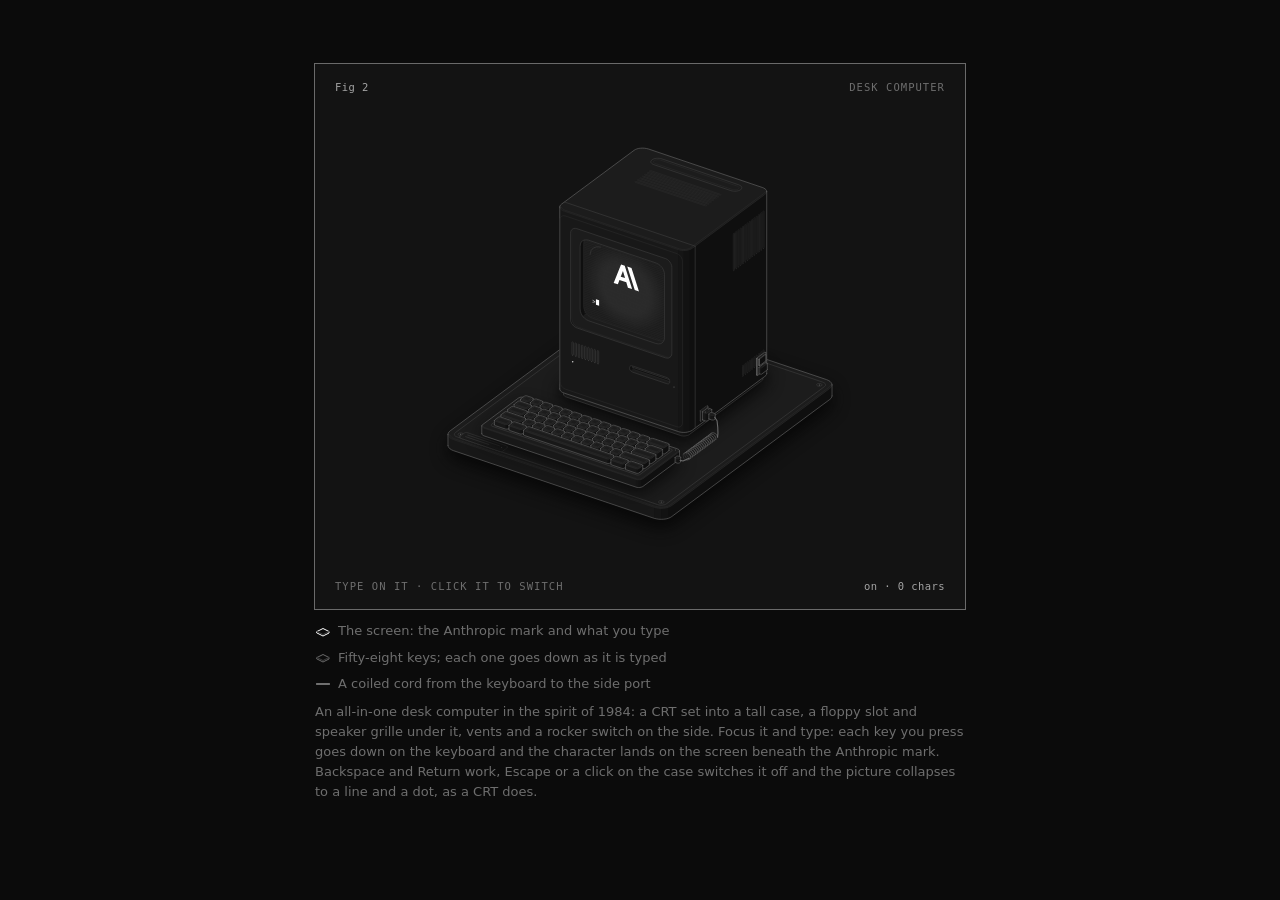
<file: .claude/skills/anatomy/examples/desk-computer/desk-computer.html>
<!doctype html><html lang="en"><head><meta charset="utf-8"><meta name="viewport" content="width=device-width, initial-scale=1"><title>Desk computer</title><style>
.iso{
  --anatomy-page:#0b0b0b;--anatomy-card:#131313;--anatomy-text:#a3a3a3;--anatomy-strong:#e6e6e6;--anatomy-muted:#6e6e6e;
  --anatomy-paper:#131313;--anatomy-face:#1b1b1b;--anatomy-top:#1c1c1c;
  --anatomy-shade-0:#0f0f0f;--anatomy-shade-1:#121212;--anatomy-shade-2:#151515;--anatomy-shade-3:#181818;
  --anatomy-lit-top:#262626;--anatomy-lit-shade:#1d1d1d;
  --anatomy-hi:#d4d4d4;--anatomy-mid:#6a6a6a;--anatomy-lo:#3e3e3e;--anatomy-faint:#2a2a2a;--anatomy-lit:#ffffff;
  --anatomy-halo:#050505;--anatomy-halo-opacity:.9;--anatomy-dot:#e6e6e6;
  --anatomy-red:#ff6b6b;--anatomy-green:#6be0a0;--anatomy-blue:#6b9bff;
  --anatomy-weight:.6px;--anatomy-ease:cubic-bezier(.32,.72,0,1);
  --anatomy-mono:ui-monospace,"SF Mono",Menlo,Consolas,monospace;
  --anatomy-lift:inset 0 1px 0 0 #ffffff0a,inset 0 0 0 1px #ffffff06,0 0 0 1px #00000026,0 1px 1px -.5px #00000014,0 3px 3px -1.5px #00000014,0 6px 6px -3px #00000014,0 12px 12px -6px #00000014;
}
.iso[data-theme="light"]{
  --anatomy-page:#f2f2ef;--anatomy-card:#fbfbfa;--anatomy-text:#57575a;--anatomy-strong:#18181a;--anatomy-muted:#8c8c90;
  --anatomy-paper:#fbfbfa;--anatomy-face:#ffffff;--anatomy-top:#ffffff;
  --anatomy-shade-0:#dcdcd9;--anatomy-shade-1:#e5e5e2;--anatomy-shade-2:#ededea;--anatomy-shade-3:#f4f4f1;
  --anatomy-lit-top:#ffffff;--anatomy-lit-shade:#eeeeeb;
  --anatomy-hi:#26262a;--anatomy-mid:#8a8a8f;--anatomy-lo:#b4b4b8;--anatomy-faint:#d4d4d6;--anatomy-lit:#000000;
  --anatomy-halo:#8a8a80;--anatomy-halo-opacity:.32;--anatomy-dot:#3a3a3e;
  --anatomy-red:#e5484d;--anatomy-green:#30a46c;--anatomy-blue:#3e63dd;
  --anatomy-lift:inset 0 1px 0 0 #ffffff,0 0 0 1px #0000000f,0 1px 1px -.5px #0000000a,0 3px 3px -1.5px #0000000a,0 6px 6px -3px #0000000a,0 12px 12px -6px #0000000a;
}
.iso-svg{display:block;width:100%;height:auto;overflow:visible}
.iso-svg path,.iso-svg circle{vector-effect:non-scaling-stroke}
.iso-fill{fill:var(--anatomy-paper);stroke:none}
.iso-solid[data-lit]>.iso-fill{fill:var(--anatomy-face)}
.iso-shade,.iso-top{stroke:none}
.iso-shade[data-shade="0"]{fill:var(--anatomy-shade-0)}
.iso-shade[data-shade="1"]{fill:var(--anatomy-shade-1)}
.iso-shade[data-shade="2"]{fill:var(--anatomy-shade-2)}
.iso-shade[data-shade="3"]{fill:var(--anatomy-shade-3)}
.iso-top{fill:var(--anatomy-top)}
.iso-solid[data-lit]>.iso-top{fill:var(--anatomy-lit-top)}
.iso-solid[data-lit]>.iso-shade{fill:var(--anatomy-lit-shade)}
.iso-solid[data-seamless]>.iso-shade,.iso-solid[data-seamless]>.iso-top{stroke-width:.4;stroke-linejoin:round}
.iso-solid[data-seamless]>.iso-shade[data-shade="0"]{stroke:var(--anatomy-shade-0)}
.iso-solid[data-seamless]>.iso-shade[data-shade="1"]{stroke:var(--anatomy-shade-1)}
.iso-solid[data-seamless]>.iso-shade[data-shade="2"]{stroke:var(--anatomy-shade-2)}
.iso-solid[data-seamless]>.iso-shade[data-shade="3"]{stroke:var(--anatomy-shade-3)}
.iso-solid[data-seamless]>.iso-top{stroke:var(--anatomy-top)}
.iso-solid[data-seamless][data-lit]>.iso-top{stroke:var(--anatomy-lit-top)}
.iso-solid[data-seamless][data-lit]>.iso-shade{stroke:var(--anatomy-lit-shade)}
.iso-solid[data-lit]>.iso-edge{stroke:var(--anatomy-lit)}
.iso-halo{fill:var(--anatomy-halo);stroke:none;filter:blur(9px);opacity:var(--anatomy-halo-opacity);transform:translateY(3px)}
.iso-line{fill:none;stroke:var(--anatomy-lo);stroke-width:var(--anatomy-weight);stroke-linecap:round;stroke-linejoin:round}
.iso-line[data-tone="hi"]{stroke:var(--anatomy-hi)}
.iso-line[data-tone="mid"]{stroke:var(--anatomy-mid)}
.iso-line[data-tone="lo"]{stroke:var(--anatomy-lo)}
.iso-line[data-tone="faint"]{stroke:var(--anatomy-faint)}
.iso-line[data-tone="lit"]{stroke:var(--anatomy-lit)}
.iso-line[data-tone="red"]{stroke:var(--anatomy-red)}
.iso-line[data-tone="green"]{stroke:var(--anatomy-green)}
.iso-line[data-tone="blue"]{stroke:var(--anatomy-blue)}
.iso-line[data-dotted]{stroke-dasharray:.01 3.5;stroke-width:1}
.iso-line[data-dashed]{stroke-dasharray:3 3}
.iso-line[data-flow]{stroke-dasharray:2 6}
.iso-wire-end{fill:var(--anatomy-paper);stroke:var(--anatomy-lo);stroke-width:var(--anatomy-weight)}
.iso-wire[data-tone="hi"] .iso-wire-end{stroke:var(--anatomy-hi)}
.iso-wire[data-tone="mid"] .iso-wire-end{stroke:var(--anatomy-mid)}
.iso-wire[data-tone="faint"] .iso-wire-end{stroke:var(--anatomy-faint)}
.iso-wire[data-tone="lit"] .iso-wire-end{stroke:var(--anatomy-lit)}
.iso-dots circle{fill:var(--anatomy-dot);stroke:none;opacity:.32}
.iso-dots[data-tone="hi"] circle{opacity:.85}
.iso-dots[data-tone="mid"] circle{opacity:.45}
.iso-dots[data-tone="lo"] circle{opacity:.22}
.iso-dots[data-tone="faint"] circle{opacity:.12}
.iso-face-text{fill:var(--anatomy-mid);font-family:var(--anatomy-mono);letter-spacing:.04em}
.iso-face-text[data-tone="hi"]{fill:var(--anatomy-hi)}
.iso-face-text[data-tone="lo"]{fill:var(--anatomy-lo)}
.iso-face-text[data-tone="faint"]{fill:var(--anatomy-faint)}
.tb-body{fill:var(--anatomy-shade-2);stroke:none}
.tb-shine{fill:var(--anatomy-top);stroke:none}
.tb-shade{fill:var(--anatomy-shade-0);stroke:none}
.tb-ring{fill:none;stroke:var(--anatomy-lo);stroke-width:.45;stroke-linecap:butt;stroke-linejoin:round}
.tb-ring[data-tone="mid"]{stroke:var(--anatomy-mid)}
.tb-ring[data-tone="faint"]{stroke:var(--anatomy-faint)}
.tb-ring[data-tone="hi"]{stroke:var(--anatomy-hi)}
@keyframes iso-flow{to{stroke-dashoffset:-32}}
@keyframes iso-pulse{0%,100%{opacity:.18}12%{opacity:1}40%{opacity:.18}}
.iso-line[data-flow]{animation:iso-flow 1600ms linear infinite}
.iso-dots circle[data-pulse]{animation:iso-pulse 1600ms steps(1,end) infinite;animation-delay:var(--pulse-at,0ms)}
.iso-figure{margin:32px 0 36px}
.iso-plate{position:relative;padding:52px 24px;border-radius:0;background:var(--anatomy-card);box-shadow:0 0 0 1px var(--anatomy-mid);--anatomy-paper:var(--anatomy-card)}
.iso-plate-corners{position:absolute;inset:18px 20px;pointer-events:none}
.iso-plate-corner{position:absolute;color:var(--anatomy-muted);font-family:var(--anatomy-mono);font-size:10.5px;line-height:1;letter-spacing:.04em;white-space:nowrap}
.iso-plate-corner[data-corner="fig"]{top:0;left:0;color:var(--anatomy-text)}
.iso-plate-corner[data-corner="title"]{top:0;right:0;text-transform:uppercase;letter-spacing:.1em}
.iso-plate-corner[data-corner="hint"]{bottom:0;left:0;text-transform:uppercase;letter-spacing:.1em}
.iso-plate-corner[data-corner="readout"]{right:0;bottom:0;color:var(--anatomy-text);font-variant-numeric:tabular-nums}
.iso-plate .iso-svg{margin:0 auto}
.iso-legend{display:grid;gap:8px;margin-top:12px;color:var(--anatomy-muted);font-size:13px;line-height:1.55}
.iso-keys{display:flex;flex-wrap:wrap;gap:6px 18px}
.iso-key{display:inline-flex;align-items:center;gap:7px}
.iso-swatch{width:16px;height:10px;flex:none;overflow:visible}
.iso-swatch path{fill:none;stroke:var(--anatomy-hi);stroke-width:1;vector-effect:non-scaling-stroke;stroke-linejoin:round;stroke-linecap:round}
.iso-swatch[data-mark="raised"] path,.iso-swatch[data-mark="flat"] path{stroke:var(--anatomy-mid)}
.iso-swatch[data-mark="lit"] path{stroke:var(--anatomy-lit)}
.iso-swatch[data-mark="dim"] path{stroke:var(--anatomy-lo)}
.iso-swatch[data-mark="dotted"] path{stroke-dasharray:.01 3;stroke-width:1.4}
.iso-swatch[data-mark="dashed"] path{stroke-dasharray:3 2.5}
.iso-swatch[data-mark="red"] path{stroke:var(--anatomy-red)}
.iso-swatch[data-mark="green"] path{stroke:var(--anatomy-green)}
.iso-swatch[data-mark="blue"] path{stroke:var(--anatomy-blue)}
.iso-swatch-crease{stroke:var(--anatomy-lo)!important}
@media (max-width:560px){.iso-plate{padding:48px 12px 70px}.iso-plate-corner[data-corner="hint"]{bottom:18px}}
@media (prefers-reduced-motion:reduce){.iso-line[data-flow],.iso-dots circle[data-pulse]{animation:none}}

*{box-sizing:border-box}
html{color-scheme:dark}
body[data-theme="light"]{color-scheme:light}
body{margin:0;background:var(--anatomy-page);color:var(--anatomy-text);font:14px/1.6 ui-sans-serif,system-ui,-apple-system,"Segoe UI",sans-serif;-webkit-font-smoothing:antialiased}
.iso-page{width:min(650px,100% - 32px);margin:64px auto 96px}
</style></head><body class="iso" data-theme="dark"><main class="iso-page"><style>
.pc-well{fill:var(--anatomy-shade-1)}
.pc-bezel{fill:var(--anatomy-top)}
.pc-dark{fill:var(--anatomy-shade-0)}
.pc-glass{fill:var(--anatomy-shade-0);transition:fill .5s var(--anatomy-ease)}
.pc-glass[data-on]{fill:var(--anatomy-lit-shade)}
.pc-glow{fill:var(--anatomy-lit);opacity:.07;filter:blur(6px)}
.pc-scan{fill:none;stroke:var(--anatomy-faint);stroke-width:.5px;vector-effect:non-scaling-stroke;opacity:.7}
.pc-logo{fill:var(--anatomy-lit);fill-rule:evenodd}
.pc-text{fill:var(--anatomy-lit);font-family:var(--anatomy-mono);letter-spacing:.02em}
.pc-cursor{fill:var(--anatomy-lit);animation:pc-blink 1.06s steps(1,end) infinite}
.pc-beam{fill:none;stroke:var(--anatomy-lit);stroke-width:1.4px;vector-effect:non-scaling-stroke;stroke-linecap:round}
.pc-dot{fill:var(--anatomy-lit)}
.pc-cord{stroke-width:1.1px}
.pc-key,.pc-computer{cursor:pointer}
.pc-key[data-down] .iso-edge{stroke:var(--anatomy-hi)}
[data-part="led"]{transition:opacity .4s var(--anatomy-ease)}
@keyframes pc-blink{50%{opacity:0}}
@media (prefers-reduced-motion:reduce){.pc-cursor{animation:none}}
.pc-sr{position:absolute;width:1px;height:1px;overflow:hidden;clip-path:inset(50%);white-space:nowrap}
.iso-stage{touch-action:pan-y}
.iso-stage:focus{outline:none}
.iso-stage:focus-visible{outline:1px solid var(--anatomy-muted);outline-offset:6px}
</style><figure class="iso-figure"><div class="iso-plate"><div class="iso-plate-corners" aria-hidden="true"><span class="iso-plate-corner" data-corner="fig">Fig 2</span><span class="iso-plate-corner" data-corner="title">Desk computer</span><span class="iso-plate-corner" data-corner="hint">Type on it · click it to switch</span><span class="iso-plate-corner" data-corner="readout" data-readout>on · 0 chars</span></div><div class="iso-stage" tabindex="0" role="group" aria-label="Desk computer. Type to write on its screen; Escape switches the power."><svg xmlns="http://www.w3.org/2000/svg" class="iso-svg" viewBox="0 0 600 440" role="img" aria-label="An all-in-one desk computer in the spirit of 1984 on a bench plate: a tall case with a CRT set into its front showing the Anthropic mark and a typing prompt, a floppy slot and speaker grille below, vents and a rocker switch on the side, and a keyboard joined to a side port by a coiled cord."><path class="iso-halo" d="M108.6 322.8L108.9 321.5L109.6 320.3L110.8 319.3L268.3 202.5L269.9 201.5L271.8 200.8L274 200.2L276.4 199.8L278.9 199.7L281.4 199.8L283.7 200.2L285.9 200.8L485.8 268.2L487.7 269L489.3 269.9L490.4 271L491.1 272.2L491.4 273.5L491.4 284.5L491.1 285.7L490.4 286.9L489.2 288L331.7 404.7L330.1 405.7L328.2 406.5L326 407.1L323.6 407.4L321.1 407.5L318.6 407.4L316.3 407L314.1 406.5L114.2 339.1L112.3 338.3L110.7 337.3L109.6 336.2L108.9 335L108.6 333.8Z"/><g class="iso-solid"><path class="iso-fill" d="M274.1 226.2L274.1 225.2L274.7 224.2L275.6 223.4L276.9 222.6L278.5 222L280.3 221.6L282.2 221.4L284.2 221.4L286.1 221.7L287.9 222.2L289.4 222.8L290.6 223.6L291.4 224.5L291.8 225.5L291.8 227.2L291.7 228.2L291.2 229.2L290.3 230.1L289 230.8L287.4 231.4L285.6 231.8L283.6 232L281.7 232L279.7 231.7L278 231.3L276.5 230.6L275.3 229.8L274.5 228.9L274.1 228Z"/><path class="iso-shade" data-shade="0" d="M290.3 230.1L289 230.8L289 229.1L290.3 228.3ZM289 230.8L287.4 231.4L287.4 229.7L289 229.1ZM291.8 227.2L291.7 228.2L291.7 226.5L291.8 225.5ZM291.7 228.2L291.2 229.2L291.2 227.4L291.7 226.5ZM291.2 229.2L290.3 230.1L290.3 228.3L291.2 227.4Z"/><path class="iso-shade" data-shade="1" d="M287.4 231.4L285.6 231.8L285.6 230.1L287.4 229.7ZM285.6 231.8L283.6 232L283.6 230.3L285.6 230.1Z"/><path class="iso-shade" data-shade="2" d="M283.6 232L281.7 232L281.7 230.2L283.6 230.3ZM281.7 232L279.7 231.7L279.7 230L281.7 230.2ZM279.7 231.7L278 231.3L278 229.5L279.7 230Z"/><path class="iso-shade" data-shade="3" d="M278 231.3L276.5 230.6L276.5 228.9L278 229.5ZM276.5 230.6L275.3 229.8L275.3 228.1L276.5 228.9ZM275.3 229.8L274.5 228.9L274.5 227.2L275.3 228.1ZM274.5 228.9L274.1 228L274.1 226.2L274.5 227.2Z"/><path class="iso-top" d="M290.3 228.3L289 229.1L287.4 229.7L285.6 230.1L283.6 230.3L281.7 230.2L279.7 230L278 229.5L276.5 228.9L275.3 228.1L274.5 227.2L274.1 226.2L274.1 225.2L274.7 224.2L275.6 223.4L276.9 222.6L278.5 222L280.3 221.6L282.2 221.4L284.2 221.4L286.1 221.7L287.9 222.2L289.4 222.8L290.6 223.6L291.4 224.5L291.8 225.5L291.7 226.5L291.2 227.4Z"/><path class="iso-line iso-crease" data-tone="faint" d="M291.8 225.5L291.7 226.5L291.2 227.4L290.3 228.3L289 229.1L287.4 229.7L285.6 230.1L283.6 230.3L281.7 230.2L279.7 230L278 229.5L276.5 228.9L275.3 228.1L274.5 227.2L274.1 226.2"/><path class="iso-line iso-edge" data-tone="lo" d="M274.1 226.2L274.1 225.2L274.7 224.2L275.6 223.4L276.9 222.6L278.5 222L280.3 221.6L282.2 221.4L284.2 221.4L286.1 221.7L287.9 222.2L289.4 222.8L290.6 223.6L291.4 224.5L291.8 225.5M291.8 227.2L291.7 228.2L291.2 229.2L290.3 230.1L289 230.8L287.4 231.4L285.6 231.8L283.6 232L281.7 232L279.7 231.7L278 231.3L276.5 230.6L275.3 229.8L274.5 228.9L274.1 228M274.1 226.2L274.1 228M291.8 225.5L291.8 227.2"/></g><g class="iso-solid"><path class="iso-fill" d="M276.1 222.4L276.2 221.6L276.5 220.9L277.3 220.2L278.2 219.6L279.5 219.1L280.9 218.8L282.4 218.7L283.9 218.7L285.4 218.9L286.8 219.3L287.9 219.8L288.9 220.4L289.5 221.1L289.8 221.8L289.8 225.6L289.7 226.3L289.3 227.1L288.6 227.8L287.6 228.3L286.4 228.8L285 229.1L283.5 229.3L281.9 229.2L280.5 229L279.1 228.7L277.9 228.2L277 227.6L276.4 226.9L276.1 226.1Z"/><path class="iso-shade" data-shade="0" d="M288.6 227.8L287.6 228.3L287.6 224.6L288.6 224ZM287.6 228.3L286.4 228.8L286.4 225.1L287.6 224.6ZM289.8 225.6L289.7 226.3L289.7 222.6L289.8 221.8ZM289.7 226.3L289.3 227.1L289.3 223.3L289.7 222.6ZM289.3 227.1L288.6 227.8L288.6 224L289.3 223.3Z"/><path class="iso-shade" data-shade="1" d="M286.4 228.8L285 229.1L285 225.4L286.4 225.1ZM285 229.1L283.5 229.3L283.5 225.5L285 225.4Z"/><path class="iso-shade" data-shade="2" d="M283.5 229.3L281.9 229.2L281.9 225.5L283.5 225.5ZM281.9 229.2L280.5 229L280.5 225.3L281.9 225.5ZM280.5 229L279.1 228.7L279.1 224.9L280.5 225.3Z"/><path class="iso-shade" data-shade="3" d="M279.1 228.7L277.9 228.2L277.9 224.5L279.1 224.9ZM277.9 228.2L277 227.6L277 223.8L277.9 224.5ZM277 227.6L276.4 226.9L276.4 223.1L277 223.8ZM276.4 226.9L276.1 226.1L276.1 222.4L276.4 223.1Z"/><path class="iso-top" d="M288.6 224L287.6 224.6L286.4 225.1L285 225.4L283.5 225.5L281.9 225.5L280.5 225.3L279.1 224.9L277.9 224.5L277 223.8L276.4 223.1L276.1 222.4L276.2 221.6L276.5 220.9L277.3 220.2L278.2 219.6L279.5 219.1L280.9 218.8L282.4 218.7L283.9 218.7L285.4 218.9L286.8 219.3L287.9 219.8L288.9 220.4L289.5 221.1L289.8 221.8L289.7 222.6L289.3 223.3Z"/><path class="iso-line iso-crease" data-tone="faint" d="M289.8 221.8L289.7 222.6L289.3 223.3L288.6 224L287.6 224.6L286.4 225.1L285 225.4L283.5 225.5L281.9 225.5L280.5 225.3L279.1 224.9L277.9 224.5L277 223.8L276.4 223.1L276.1 222.4"/><path class="iso-line iso-edge" data-tone="mid" d="M276.1 222.4L276.2 221.6L276.5 220.9L277.3 220.2L278.2 219.6L279.5 219.1L280.9 218.8L282.4 218.7L283.9 218.7L285.4 218.9L286.8 219.3L287.9 219.8L288.9 220.4L289.5 221.1L289.8 221.8M289.8 225.6L289.7 226.3L289.3 227.1L288.6 227.8L287.6 228.3L286.4 228.8L285 229.1L283.5 229.3L281.9 229.2L280.5 229L279.1 228.7L277.9 228.2L277 227.6L276.4 226.9L276.1 226.1M276.1 222.4L276.1 226.1M289.8 221.8L289.8 225.6"/></g><g class="iso-solid"><path class="iso-fill" d="M448.7 285.1L448.8 284.1L449.3 283.1L450.2 282.2L451.5 281.5L453.1 280.9L454.9 280.5L456.8 280.3L458.8 280.3L460.7 280.6L462.5 281.1L464 281.7L465.2 282.5L466 283.4L466.4 284.4L466.4 286.1L466.3 287.1L465.8 288.1L464.9 289L463.6 289.7L462 290.3L460.2 290.7L458.3 290.9L456.3 290.9L454.3 290.6L452.6 290.2L451.1 289.5L449.9 288.7L449.1 287.8L448.7 286.8Z"/><path class="iso-shade" data-shade="0" d="M464.9 289L463.6 289.7L463.6 288L464.9 287.2ZM463.6 289.7L462 290.3L462 288.6L463.6 288ZM466.4 286.1L466.3 287.1L466.3 285.4L466.4 284.4ZM466.3 287.1L465.8 288.1L465.8 286.3L466.3 285.4ZM465.8 288.1L464.9 289L464.9 287.2L465.8 286.3Z"/><path class="iso-shade" data-shade="1" d="M462 290.3L460.2 290.7L460.2 289L462 288.6ZM460.2 290.7L458.3 290.9L458.3 289.2L460.2 289Z"/><path class="iso-shade" data-shade="2" d="M458.3 290.9L456.3 290.9L456.3 289.1L458.3 289.2ZM456.3 290.9L454.3 290.6L454.3 288.9L456.3 289.1ZM454.3 290.6L452.6 290.2L452.6 288.4L454.3 288.9Z"/><path class="iso-shade" data-shade="3" d="M452.6 290.2L451.1 289.5L451.1 287.8L452.6 288.4ZM451.1 289.5L449.9 288.7L449.9 287L451.1 287.8ZM449.9 288.7L449.1 287.8L449.1 286.1L449.9 287ZM449.1 287.8L448.7 286.8L448.7 285.1L449.1 286.1Z"/><path class="iso-top" d="M464.9 287.2L463.6 288L462 288.6L460.2 289L458.3 289.2L456.3 289.1L454.3 288.9L452.6 288.4L451.1 287.8L449.9 287L449.1 286.1L448.7 285.1L448.8 284.1L449.3 283.1L450.2 282.2L451.5 281.5L453.1 280.9L454.9 280.5L456.8 280.3L458.8 280.3L460.7 280.6L462.5 281.1L464 281.7L465.2 282.5L466 283.4L466.4 284.4L466.3 285.4L465.8 286.3Z"/><path class="iso-line iso-crease" data-tone="faint" d="M466.4 284.4L466.3 285.4L465.8 286.3L464.9 287.2L463.6 288L462 288.6L460.2 289L458.3 289.2L456.3 289.1L454.3 288.9L452.6 288.4L451.1 287.8L449.9 287L449.1 286.1L448.7 285.1"/><path class="iso-line iso-edge" data-tone="lo" d="M448.7 285.1L448.8 284.1L449.3 283.1L450.2 282.2L451.5 281.5L453.1 280.9L454.9 280.5L456.8 280.3L458.8 280.3L460.7 280.6L462.5 281.1L464 281.7L465.2 282.5L466 283.4L466.4 284.4M466.4 286.1L466.3 287.1L465.8 288.1L464.9 289L463.6 289.7L462 290.3L460.2 290.7L458.3 290.9L456.3 290.9L454.3 290.6L452.6 290.2L451.1 289.5L449.9 288.7L449.1 287.8L448.7 286.8M448.7 285.1L448.7 286.8M466.4 284.4L466.4 286.1"/></g><g class="iso-solid"><path class="iso-fill" d="M450.7 281.3L450.8 280.5L451.2 279.8L451.9 279.1L452.9 278.5L454.1 278L455.5 277.7L457 277.6L458.5 277.6L460 277.8L461.4 278.2L462.5 278.7L463.5 279.3L464.1 280L464.4 280.7L464.4 284.5L464.3 285.2L463.9 286L463.2 286.6L462.2 287.2L461 287.7L459.6 288L458.1 288.1L456.6 288.1L455.1 287.9L453.7 287.6L452.5 287.1L451.6 286.5L451 285.8L450.7 285Z"/><path class="iso-shade" data-shade="0" d="M463.2 286.6L462.2 287.2L462.2 283.5L463.2 282.9ZM462.2 287.2L461 287.7L461 284L462.2 283.5ZM464.4 284.5L464.3 285.2L464.3 281.5L464.4 280.7ZM464.3 285.2L463.9 286L463.9 282.2L464.3 281.5ZM463.9 286L463.2 286.6L463.2 282.9L463.9 282.2Z"/><path class="iso-shade" data-shade="1" d="M461 287.7L459.6 288L459.6 284.3L461 284ZM459.6 288L458.1 288.1L458.1 284.4L459.6 284.3Z"/><path class="iso-shade" data-shade="2" d="M458.1 288.1L456.6 288.1L456.6 284.4L458.1 284.4ZM456.6 288.1L455.1 287.9L455.1 284.2L456.6 284.4ZM455.1 287.9L453.7 287.6L453.7 283.8L455.1 284.2Z"/><path class="iso-shade" data-shade="3" d="M453.7 287.6L452.5 287.1L452.5 283.3L453.7 283.8ZM452.5 287.1L451.6 286.5L451.6 282.7L452.5 283.3ZM451.6 286.5L451 285.8L451 282L451.6 282.7ZM451 285.8L450.7 285L450.7 281.3L451 282Z"/><path class="iso-top" d="M463.2 282.9L462.2 283.5L461 284L459.6 284.3L458.1 284.4L456.6 284.4L455.1 284.2L453.7 283.8L452.5 283.3L451.6 282.7L451 282L450.7 281.3L450.8 280.5L451.2 279.8L451.9 279.1L452.9 278.5L454.1 278L455.5 277.7L457 277.6L458.5 277.6L460 277.8L461.4 278.2L462.5 278.7L463.5 279.3L464.1 280L464.4 280.7L464.3 281.5L463.9 282.2Z"/><path class="iso-line iso-crease" data-tone="faint" d="M464.4 280.7L464.3 281.5L463.9 282.2L463.2 282.9L462.2 283.5L461 284L459.6 284.3L458.1 284.4L456.6 284.4L455.1 284.2L453.7 283.8L452.5 283.3L451.6 282.7L451 282L450.7 281.3"/><path class="iso-line iso-edge" data-tone="mid" d="M450.7 281.3L450.8 280.5L451.2 279.8L451.9 279.1L452.9 278.5L454.1 278L455.5 277.7L457 277.6L458.5 277.6L460 277.8L461.4 278.2L462.5 278.7L463.5 279.3L464.1 280L464.4 280.7M464.4 284.5L464.3 285.2L463.9 286L463.2 286.6L462.2 287.2L461 287.7L459.6 288L458.1 288.1L456.6 288.1L455.1 287.9L453.7 287.6L452.5 287.1L451.6 286.5L451 285.8L450.7 285M450.7 281.3L450.7 285M464.4 280.7L464.4 284.5"/></g><g class="iso-solid"><path class="iso-fill" d="M133.6 330.3L133.7 329.3L134.2 328.4L135.1 327.5L136.4 326.7L138 326.1L139.8 325.7L141.7 325.6L143.7 325.6L145.7 325.8L147.4 326.3L148.9 326.9L150.1 327.7L150.9 328.6L151.3 329.6L151.3 331.4L151.2 332.4L150.7 333.3L149.8 334.2L148.5 335L146.9 335.6L145.1 336L143.2 336.2L141.2 336.1L139.3 335.9L137.5 335.4L136 334.8L134.8 334L134 333.1L133.6 332.1Z"/><path class="iso-shade" data-shade="0" d="M149.8 334.2L148.5 335L148.5 333.2L149.8 332.5ZM148.5 335L146.9 335.6L146.9 333.8L148.5 333.2ZM151.3 331.4L151.2 332.4L151.2 330.6L151.3 329.6ZM151.2 332.4L150.7 333.3L150.7 331.6L151.2 330.6ZM150.7 333.3L149.8 334.2L149.8 332.5L150.7 331.6Z"/><path class="iso-shade" data-shade="1" d="M146.9 335.6L145.1 336L145.1 334.2L146.9 333.8ZM145.1 336L143.2 336.2L143.2 334.4L145.1 334.2Z"/><path class="iso-shade" data-shade="2" d="M143.2 336.2L141.2 336.1L141.2 334.4L143.2 334.4ZM141.2 336.1L139.3 335.9L139.3 334.1L141.2 334.4ZM139.3 335.9L137.5 335.4L137.5 333.7L139.3 334.1Z"/><path class="iso-shade" data-shade="3" d="M137.5 335.4L136 334.8L136 333L137.5 333.7ZM136 334.8L134.8 334L134.8 332.2L136 333ZM134.8 334L134 333.1L134 331.3L134.8 332.2ZM134 333.1L133.6 332.1L133.6 330.3L134 331.3Z"/><path class="iso-top" d="M149.8 332.5L148.5 333.2L146.9 333.8L145.1 334.2L143.2 334.4L141.2 334.4L139.3 334.1L137.5 333.7L136 333L134.8 332.2L134 331.3L133.6 330.3L133.7 329.3L134.2 328.4L135.1 327.5L136.4 326.7L138 326.1L139.8 325.7L141.7 325.6L143.7 325.6L145.7 325.8L147.4 326.3L148.9 326.9L150.1 327.7L150.9 328.6L151.3 329.6L151.2 330.6L150.7 331.6Z"/><path class="iso-line iso-crease" data-tone="faint" d="M151.3 329.6L151.2 330.6L150.7 331.6L149.8 332.5L148.5 333.2L146.9 333.8L145.1 334.2L143.2 334.4L141.2 334.4L139.3 334.1L137.5 333.7L136 333L134.8 332.2L134 331.3L133.6 330.3"/><path class="iso-line iso-edge" data-tone="lo" d="M133.6 330.3L133.7 329.3L134.2 328.4L135.1 327.5L136.4 326.7L138 326.1L139.8 325.7L141.7 325.6L143.7 325.6L145.7 325.8L147.4 326.3L148.9 326.9L150.1 327.7L150.9 328.6L151.3 329.6M151.3 331.4L151.2 332.4L150.7 333.3L149.8 334.2L148.5 335L146.9 335.6L145.1 336L143.2 336.2L141.2 336.1L139.3 335.9L137.5 335.4L136 334.8L134.8 334L134 333.1L133.6 332.1M133.6 330.3L133.6 332.1M151.3 329.6L151.3 331.4"/></g><g class="iso-solid"><path class="iso-fill" d="M135.6 326.5L135.7 325.7L136.1 325L136.8 324.3L137.8 323.7L139 323.3L140.4 323L141.9 322.8L143.4 322.9L144.9 323L146.3 323.4L147.5 323.9L148.4 324.5L149 325.2L149.3 326L149.3 329.7L149.2 330.5L148.8 331.2L148.1 331.9L147.1 332.5L145.9 332.9L144.5 333.2L143 333.4L141.5 333.4L140 333.2L138.6 332.8L137.5 332.3L136.5 331.7L135.9 331L135.6 330.3Z"/><path class="iso-shade" data-shade="0" d="M148.1 331.9L147.1 332.5L147.1 328.7L148.1 328.2ZM147.1 332.5L145.9 332.9L145.9 329.2L147.1 328.7ZM149.3 329.7L149.2 330.5L149.2 326.7L149.3 326ZM149.2 330.5L148.8 331.2L148.8 327.5L149.2 326.7ZM148.8 331.2L148.1 331.9L148.1 328.2L148.8 327.5Z"/><path class="iso-shade" data-shade="1" d="M145.9 332.9L144.5 333.2L144.5 329.5L145.9 329.2ZM144.5 333.2L143 333.4L143 329.7L144.5 329.5Z"/><path class="iso-shade" data-shade="2" d="M143 333.4L141.5 333.4L141.5 329.6L143 329.7ZM141.5 333.4L140 333.2L140 329.4L141.5 329.6ZM140 333.2L138.6 332.8L138.6 329.1L140 329.4Z"/><path class="iso-shade" data-shade="3" d="M138.6 332.8L137.5 332.3L137.5 328.6L138.6 329.1ZM137.5 332.3L136.5 331.7L136.5 328L137.5 328.6ZM136.5 331.7L135.9 331L135.9 327.3L136.5 328ZM135.9 331L135.6 330.3L135.6 326.5L135.9 327.3Z"/><path class="iso-top" d="M148.1 328.2L147.1 328.7L145.9 329.2L144.5 329.5L143 329.7L141.5 329.6L140 329.4L138.6 329.1L137.5 328.6L136.5 328L135.9 327.3L135.6 326.5L135.7 325.7L136.1 325L136.8 324.3L137.8 323.7L139 323.3L140.4 323L141.9 322.8L143.4 322.9L144.9 323L146.3 323.4L147.5 323.9L148.4 324.5L149 325.2L149.3 326L149.2 326.7L148.8 327.5Z"/><path class="iso-line iso-crease" data-tone="faint" d="M149.3 326L149.2 326.7L148.8 327.5L148.1 328.2L147.1 328.7L145.9 329.2L144.5 329.5L143 329.7L141.5 329.6L140 329.4L138.6 329.1L137.5 328.6L136.5 328L135.9 327.3L135.6 326.5"/><path class="iso-line iso-edge" data-tone="mid" d="M135.6 326.5L135.7 325.7L136.1 325L136.8 324.3L137.8 323.7L139 323.3L140.4 323L141.9 322.8L143.4 322.9L144.9 323L146.3 323.4L147.5 323.9L148.4 324.5L149 325.2L149.3 326M149.3 329.7L149.2 330.5L148.8 331.2L148.1 331.9L147.1 332.5L145.9 332.9L144.5 333.2L143 333.4L141.5 333.4L140 333.2L138.6 332.8L137.5 332.3L136.5 331.7L135.9 331L135.6 330.3M135.6 326.5L135.6 330.3M149.3 326L149.3 329.7"/></g><g class="iso-solid"><path class="iso-fill" d="M308.2 389.2L308.3 388.2L308.8 387.3L309.7 386.4L311 385.6L312.6 385L314.4 384.6L316.4 384.4L318.3 384.5L320.3 384.7L322 385.2L323.5 385.8L324.7 386.6L325.5 387.5L325.9 388.5L325.9 390.3L325.9 391.3L325.3 392.2L324.4 393.1L323.1 393.9L321.5 394.5L319.7 394.9L317.8 395.1L315.8 395L313.9 394.8L312.1 394.3L310.6 393.7L309.4 392.9L308.6 392L308.2 391Z"/><path class="iso-shade" data-shade="0" d="M324.4 393.1L323.1 393.9L323.1 392.1L324.4 391.4ZM323.1 393.9L321.5 394.5L321.5 392.7L323.1 392.1ZM325.9 390.3L325.9 391.3L325.9 389.5L325.9 388.5ZM325.9 391.3L325.3 392.2L325.3 390.5L325.9 389.5ZM325.3 392.2L324.4 393.1L324.4 391.4L325.3 390.5Z"/><path class="iso-shade" data-shade="1" d="M321.5 394.5L319.7 394.9L319.7 393.1L321.5 392.7ZM319.7 394.9L317.8 395.1L317.8 393.3L319.7 393.1Z"/><path class="iso-shade" data-shade="2" d="M317.8 395.1L315.8 395L315.8 393.3L317.8 393.3ZM315.8 395L313.9 394.8L313.9 393L315.8 393.3ZM313.9 394.8L312.1 394.3L312.1 392.5L313.9 393Z"/><path class="iso-shade" data-shade="3" d="M312.1 394.3L310.6 393.7L310.6 391.9L312.1 392.5ZM310.6 393.7L309.4 392.9L309.4 391.1L310.6 391.9ZM309.4 392.9L308.6 392L308.6 390.2L309.4 391.1ZM308.6 392L308.2 391L308.2 389.2L308.6 390.2Z"/><path class="iso-top" d="M324.4 391.4L323.1 392.1L321.5 392.7L319.7 393.1L317.8 393.3L315.8 393.3L313.9 393L312.1 392.5L310.6 391.9L309.4 391.1L308.6 390.2L308.2 389.2L308.3 388.2L308.8 387.3L309.7 386.4L311 385.6L312.6 385L314.4 384.6L316.4 384.4L318.3 384.5L320.3 384.7L322 385.2L323.5 385.8L324.7 386.6L325.5 387.5L325.9 388.5L325.9 389.5L325.3 390.5Z"/><path class="iso-line iso-crease" data-tone="faint" d="M325.9 388.5L325.9 389.5L325.3 390.5L324.4 391.4L323.1 392.1L321.5 392.7L319.7 393.1L317.8 393.3L315.8 393.3L313.9 393L312.1 392.5L310.6 391.9L309.4 391.1L308.6 390.2L308.2 389.2"/><path class="iso-line iso-edge" data-tone="lo" d="M308.2 389.2L308.3 388.2L308.8 387.3L309.7 386.4L311 385.6L312.6 385L314.4 384.6L316.4 384.4L318.3 384.5L320.3 384.7L322 385.2L323.5 385.8L324.7 386.6L325.5 387.5L325.9 388.5M325.9 390.3L325.9 391.3L325.3 392.2L324.4 393.1L323.1 393.9L321.5 394.5L319.7 394.9L317.8 395.1L315.8 395L313.9 394.8L312.1 394.3L310.6 393.7L309.4 392.9L308.6 392L308.2 391M308.2 389.2L308.2 391M325.9 388.5L325.9 390.3"/></g><g class="iso-solid"><path class="iso-fill" d="M310.2 385.4L310.3 384.6L310.7 383.9L311.4 383.2L312.4 382.6L313.6 382.2L315 381.9L316.5 381.7L318.1 381.7L319.5 381.9L320.9 382.3L322.1 382.8L323 383.4L323.6 384.1L323.9 384.9L323.9 388.6L323.8 389.4L323.5 390.1L322.7 390.8L321.8 391.4L320.5 391.8L319.1 392.1L317.6 392.3L316.1 392.3L314.6 392.1L313.2 391.7L312.1 391.2L311.1 390.6L310.5 389.9L310.2 389.1Z"/><path class="iso-shade" data-shade="0" d="M322.7 390.8L321.8 391.4L321.8 387.6L322.7 387ZM321.8 391.4L320.5 391.8L320.5 388.1L321.8 387.6ZM323.9 388.6L323.8 389.4L323.8 385.6L323.9 384.9ZM323.8 389.4L323.5 390.1L323.5 386.4L323.8 385.6ZM323.5 390.1L322.7 390.8L322.7 387L323.5 386.4Z"/><path class="iso-shade" data-shade="1" d="M320.5 391.8L319.1 392.1L319.1 388.4L320.5 388.1ZM319.1 392.1L317.6 392.3L317.6 388.5L319.1 388.4Z"/><path class="iso-shade" data-shade="2" d="M317.6 392.3L316.1 392.3L316.1 388.5L317.6 388.5ZM316.1 392.3L314.6 392.1L314.6 388.3L316.1 388.5ZM314.6 392.1L313.2 391.7L313.2 388L314.6 388.3Z"/><path class="iso-shade" data-shade="3" d="M313.2 391.7L312.1 391.2L312.1 387.5L313.2 388ZM312.1 391.2L311.1 390.6L311.1 386.9L312.1 387.5ZM311.1 390.6L310.5 389.9L310.5 386.2L311.1 386.9ZM310.5 389.9L310.2 389.1L310.2 385.4L310.5 386.2Z"/><path class="iso-top" d="M322.7 387L321.8 387.6L320.5 388.1L319.1 388.4L317.6 388.5L316.1 388.5L314.6 388.3L313.2 388L312.1 387.5L311.1 386.9L310.5 386.2L310.2 385.4L310.3 384.6L310.7 383.9L311.4 383.2L312.4 382.6L313.6 382.2L315 381.9L316.5 381.7L318.1 381.7L319.5 381.9L320.9 382.3L322.1 382.8L323 383.4L323.6 384.1L323.9 384.9L323.8 385.6L323.5 386.4Z"/><path class="iso-line iso-crease" data-tone="faint" d="M323.9 384.9L323.8 385.6L323.5 386.4L322.7 387L321.8 387.6L320.5 388.1L319.1 388.4L317.6 388.5L316.1 388.5L314.6 388.3L313.2 388L312.1 387.5L311.1 386.9L310.5 386.2L310.2 385.4"/><path class="iso-line iso-edge" data-tone="mid" d="M310.2 385.4L310.3 384.6L310.7 383.9L311.4 383.2L312.4 382.6L313.6 382.2L315 381.9L316.5 381.7L318.1 381.7L319.5 381.9L320.9 382.3L322.1 382.8L323 383.4L323.6 384.1L323.9 384.9M323.9 388.6L323.8 389.4L323.5 390.1L322.7 390.8L321.8 391.4L320.5 391.8L319.1 392.1L317.6 392.3L316.1 392.3L314.6 392.1L313.2 391.7L312.1 391.2L311.1 390.6L310.5 389.9L310.2 389.1M310.2 385.4L310.2 389.1M323.9 384.9L323.9 388.6"/></g><g class="iso-solid"><path class="iso-fill" d="M108.6 317.3L108.9 316L109.6 314.9L110.8 313.8L268.3 197L269.9 196L271.8 195.3L274 194.7L276.4 194.3L278.9 194.2L281.4 194.3L283.7 194.7L285.9 195.3L485.8 262.7L487.7 263.5L489.3 264.5L490.4 265.6L491.1 266.7L491.4 268L491.4 279L491.1 280.2L490.4 281.4L489.2 282.5L331.7 399.2L330.1 400.2L328.2 401L326 401.6L323.6 401.9L321.1 402L318.6 401.9L316.3 401.5L314.1 401L114.2 333.6L112.3 332.8L110.7 331.8L109.6 330.7L108.9 329.5L108.6 328.3Z"/><path class="iso-shade" data-shade="0" d="M491.4 279L491.1 280.2L491.1 269.2L491.4 268ZM491.1 280.2L490.4 281.4L490.4 270.4L491.1 269.2ZM490.4 281.4L489.2 282.5L489.2 271.5L490.4 270.4ZM489.2 282.5L331.7 399.2L331.7 388.3L489.2 271.5ZM331.7 399.2L330.1 400.2L330.1 389.2L331.7 388.3ZM330.1 400.2L328.2 401L328.2 390L330.1 389.2Z"/><path class="iso-shade" data-shade="1" d="M328.2 401L326 401.6L326 390.6L328.2 390ZM326 401.6L323.6 401.9L323.6 390.9L326 390.6ZM323.6 401.9L321.1 402L321.1 391.1L323.6 390.9Z"/><path class="iso-shade" data-shade="2" d="M321.1 402L318.6 401.9L318.6 390.9L321.1 391.1ZM318.6 401.9L316.3 401.5L316.3 390.6L318.6 390.9ZM316.3 401.5L314.1 401L314.1 390L316.3 390.6Z"/><path class="iso-shade" data-shade="3" d="M314.1 401L114.2 333.6L114.2 322.6L314.1 390ZM114.2 333.6L112.3 332.8L112.3 321.8L114.2 322.6ZM112.3 332.8L110.7 331.8L110.7 320.8L112.3 321.8ZM110.7 331.8L109.6 330.7L109.6 319.7L110.7 320.8ZM109.6 330.7L108.9 329.5L108.9 318.5L109.6 319.7ZM108.9 329.5L108.6 328.3L108.6 317.3L108.9 318.5Z"/><path class="iso-top" d="M485.8 262.7L487.7 263.5L489.3 264.5L490.4 265.6L491.1 266.7L491.4 268L491.1 269.2L490.4 270.4L489.2 271.5L331.7 388.3L330.1 389.2L328.2 390L326 390.6L323.6 390.9L321.1 391.1L318.6 390.9L316.3 390.6L314.1 390L114.2 322.6L112.3 321.8L110.7 320.8L109.6 319.7L108.9 318.5L108.6 317.3L108.9 316L109.6 314.9L110.8 313.8L268.3 197L269.9 196L271.8 195.3L274 194.7L276.4 194.3L278.9 194.2L281.4 194.3L283.7 194.7L285.9 195.3Z"/><path class="iso-line iso-crease" data-tone="faint" d="M491.4 268L491.1 269.2L490.4 270.4L489.2 271.5L331.7 388.3L330.1 389.2L328.2 390L326 390.6L323.6 390.9L321.1 391.1L318.6 390.9L316.3 390.6L314.1 390L114.2 322.6L112.3 321.8L110.7 320.8L109.6 319.7L108.9 318.5L108.6 317.3"/><path class="iso-line iso-bevel" data-tone="faint" d="M491.4 268L489.1 269L488.5 270L487.5 271L330.1 387.7L328.7 388.5L327.1 389.2L325.2 389.6L323.2 389.9L321.1 390L319 389.9L317.1 389.6L315.1 389.1L115.4 321.8L113.7 321.1L112.4 320.3L111.5 319.3L110.9 318.3L108.6 317.3"/><path class="iso-line iso-edge" data-tone="mid" d="M108.6 317.3L108.9 316L109.6 314.9L110.8 313.8L268.3 197L269.9 196L271.8 195.3L274 194.7L276.4 194.3L278.9 194.2L281.4 194.3L283.7 194.7L285.9 195.3L485.8 262.7L487.7 263.5L489.3 264.5L490.4 265.6L491.1 266.7L491.4 268M491.4 279L491.1 280.2L490.4 281.4L489.2 282.5L331.7 399.2L330.1 400.2L328.2 401L326 401.6L323.6 401.9L321.1 402L318.6 401.9L316.3 401.5L314.1 401L114.2 333.6L112.3 332.8L110.7 331.8L109.6 330.7L108.9 329.5L108.6 328.3M491.4 268L491.4 279M108.6 317.3L108.6 328.3"/></g><path class="iso-line" data-tone="lo" d="M482.2 265.3L483.2 265.7L484 266.2L484.6 266.8L484.9 267.3L485 268L484.9 268.6L484.5 269.2L483.9 269.7L326.4 386.5L325.6 387L324.7 387.4L323.6 387.6L322.4 387.8L321.1 387.9L319.9 387.8L318.7 387.6L317.6 387.3L117.8 319.9L116.8 319.5L116 319.1L115.4 318.5L115.1 317.9L115 317.3L115.1 316.7L115.5 316.1L116.1 315.5L273.6 198.8L274.4 198.3L275.3 197.9L276.4 197.6L277.6 197.4L278.9 197.4L280.1 197.4L281.3 197.6L282.4 197.9Z"/><path class="iso-line" data-tone="lo" d="M281.1 201.3L280.4 201.7L279.4 201.9L278.3 201.9L277.3 201.7L276.5 201.3L276.1 200.8L276.1 200.3L276.5 199.8L277.3 199.4L278.3 199.2L279.4 199.2L280.4 199.4L281.2 199.8L281.6 200.3L281.6 200.8ZM481 268.7L480.2 269.1L479.2 269.3L478.1 269.3L477.1 269.1L476.4 268.7L475.9 268.2L475.9 267.7L476.4 267.2L477.1 266.8L478.1 266.6L479.2 266.6L480.2 266.8L481 267.2L481.4 267.7L481.4 268.2ZM123.6 318.1L122.9 318.5L121.9 318.7L120.8 318.7L119.8 318.5L119 318.1L118.6 317.6L118.6 317L119 316.5L119.8 316.1L120.8 315.9L121.9 315.9L122.9 316.2L123.6 316.5L124.1 317L124.1 317.6ZM323.5 385.5L322.7 385.9L321.7 386.1L320.6 386.1L319.6 385.9L318.8 385.5L318.4 385L318.4 384.4L318.9 383.9L319.6 383.5L320.6 383.3L321.7 383.3L322.7 383.6L323.5 383.9L323.9 384.4L323.9 385Z"/><g class="iso-dots" data-tone="mid"><circle cx="278.8" cy="200.6" r="0.5"/><circle cx="478.7" cy="268" r="0.5"/><circle cx="121.3" cy="317.3" r="0.5"/><circle cx="321.2" cy="384.7" r="0.5"/></g><g class="iso-solid"><path class="iso-fill" d="M120.5 319.5L120.7 319.1L125.4 315.7L126 315.4L126.8 315.3L127.5 315.5L167.1 328.8L167.6 329.1L167.7 329.5L167.7 330.4L167.5 330.7L162.8 334.2L162.2 334.5L161.4 334.5L160.7 334.4L121.1 321.1L120.6 320.8L120.5 320.4Z"/><path class="iso-shade" data-shade="0" d="M167.7 330.4L167.5 330.7L167.5 329.9L167.7 329.5ZM167.5 330.7L162.8 334.2L162.8 333.3L167.5 329.9ZM162.8 334.2L162.2 334.5L162.2 333.6L162.8 333.3Z"/><path class="iso-shade" data-shade="1" d="M162.2 334.5L161.4 334.5L161.4 333.7L162.2 333.6Z"/><path class="iso-shade" data-shade="2" d="M161.4 334.5L160.7 334.4L160.7 333.5L161.4 333.7Z"/><path class="iso-shade" data-shade="3" d="M160.7 334.4L121.1 321.1L121.1 320.2L160.7 333.5ZM121.1 321.1L120.6 320.8L120.6 319.9L121.1 320.2ZM120.6 320.8L120.5 320.4L120.5 319.5L120.6 319.9Z"/><path class="iso-top" d="M167.1 328.8L167.6 329.1L167.7 329.5L167.5 329.9L162.8 333.3L162.2 333.6L161.4 333.7L160.7 333.5L121.1 320.2L120.6 319.9L120.5 319.5L120.7 319.1L125.4 315.7L126 315.4L126.8 315.3L127.5 315.5Z"/><path class="iso-line iso-edge" data-tone="lo" d="M120.5 319.5L120.7 319.1L125.4 315.7L126 315.4L126.8 315.3L127.5 315.5L167.1 328.8L167.6 329.1L167.7 329.5M167.7 330.4L167.5 330.7L162.8 334.2L162.2 334.5L161.4 334.5L160.7 334.4L121.1 321.1L120.6 320.8L120.5 320.4M167.7 329.5L167.7 330.4M120.5 319.5L120.5 320.4"/></g><path class="iso-line" data-tone="lo" data-free="" d="M128.3 318L159.9 328.7M126.2 319.6L149.4 327.4"/><g class="iso-dots" data-tone="mid"><circle cx="162" cy="330.5" r="0.45"/></g><g class="pc-computer" data-part="computer"><path class="iso-halo" d="M220 268.7L220.2 267.7L220.8 266.7L221.7 265.9L294.1 212.2L295.4 211.4L296.9 210.8L298.7 210.4L300.6 210.1L302.5 210L304.5 210.1L306.4 210.4L308.2 210.8L421.8 249.2L423.3 249.8L424.6 250.6L425.5 251.4L426.1 252.4L426.3 253.4L426.3 262.2L426.1 263.2L425.5 264.1L424.5 265L352.2 318.6L350.9 319.4L349.3 320L347.6 320.5L345.7 320.8L343.7 320.9L341.7 320.8L339.8 320.5L338.1 320L224.5 281.7L222.9 281.1L221.7 280.3L220.7 279.4L220.2 278.5L220 277.5Z"/><g class="iso-solid"><path class="iso-fill" d="M223.8 272L223.9 271.4L224.3 270.8L224.9 270.2L297.2 216.6L298 216.1L299 215.7L300.1 215.4L301.3 215.2L302.5 215.2L303.8 215.2L305 215.4L306.1 215.7L419.7 254L420.6 254.4L421.4 254.9L422 255.5L422.3 256.1L422.4 256.7L422.4 262.2L422.3 262.8L422 263.4L421.4 263.9L349 317.6L348.2 318.1L347.2 318.4L346.1 318.7L344.9 318.9L343.7 319L342.5 318.9L341.3 318.7L340.2 318.4L226.6 280.1L225.6 279.7L224.8 279.2L224.3 278.7L223.9 278.1L223.8 277.5Z"/><path class="iso-shade" data-shade="0" d="M422.4 262.2L422.3 262.8L422.3 257.3L422.4 256.7ZM422.3 262.8L422 263.4L422 257.9L422.3 257.3ZM422 263.4L421.4 263.9L421.4 258.4L422 257.9ZM421.4 263.9L349 317.6L349 312.1L421.4 258.4ZM349 317.6L348.2 318.1L348.2 312.6L349 312.1ZM348.2 318.1L347.2 318.4L347.2 313L348.2 312.6Z"/><path class="iso-shade" data-shade="1" d="M347.2 318.4L346.1 318.7L346.1 313.2L347.2 313ZM346.1 318.7L344.9 318.9L344.9 313.4L346.1 313.2ZM344.9 318.9L343.7 319L343.7 313.5L344.9 313.4Z"/><path class="iso-shade" data-shade="2" d="M343.7 319L342.5 318.9L342.5 313.4L343.7 313.5ZM342.5 318.9L341.3 318.7L341.3 313.2L342.5 313.4ZM341.3 318.7L340.2 318.4L340.2 312.9L341.3 313.2Z"/><path class="iso-shade" data-shade="3" d="M340.2 318.4L226.6 280.1L226.6 274.6L340.2 312.9ZM226.6 280.1L225.6 279.7L225.6 274.2L226.6 274.6ZM225.6 279.7L224.8 279.2L224.8 273.7L225.6 274.2ZM224.8 279.2L224.3 278.7L224.3 273.2L224.8 273.7ZM224.3 278.7L223.9 278.1L223.9 272.6L224.3 273.2ZM223.9 278.1L223.8 277.5L223.8 272L223.9 272.6Z"/><path class="iso-top" d="M419.7 254L420.6 254.4L421.4 254.9L422 255.5L422.3 256.1L422.4 256.7L422.3 257.3L422 257.9L421.4 258.4L349 312.1L348.2 312.6L347.2 313L346.1 313.2L344.9 313.4L343.7 313.5L342.5 313.4L341.3 313.2L340.2 312.9L226.6 274.6L225.6 274.2L224.8 273.7L224.3 273.2L223.9 272.6L223.8 272L223.9 271.4L224.3 270.8L224.9 270.2L297.2 216.6L298 216.1L299 215.7L300.1 215.4L301.3 215.2L302.5 215.2L303.8 215.2L305 215.4L306.1 215.7Z"/><path class="iso-line iso-crease" data-tone="faint" d="M422.4 256.7L422.3 257.3L422 257.9L421.4 258.4L349 312.1L348.2 312.6L347.2 313L346.1 313.2L344.9 313.4L343.7 313.5L342.5 313.4L341.3 313.2L340.2 312.9L226.6 274.6L225.6 274.2L224.8 273.7L224.3 273.2L223.9 272.6L223.8 272"/><path class="iso-line iso-edge" data-tone="lo" d="M223.8 272L223.9 271.4L224.3 270.8L224.9 270.2L297.2 216.6L298 216.1L299 215.7L300.1 215.4L301.3 215.2L302.5 215.2L303.8 215.2L305 215.4L306.1 215.7L419.7 254L420.6 254.4L421.4 254.9L422 255.5L422.3 256.1L422.4 256.7M422.4 262.2L422.3 262.8L422 263.4L421.4 263.9L349 317.6L348.2 318.1L347.2 318.4L346.1 318.7L344.9 318.9L343.7 319L342.5 318.9L341.3 318.7L340.2 318.4L226.6 280.1L225.6 279.7L224.8 279.2L224.3 278.7L223.9 278.1L223.8 277.5M422.4 256.7L422.4 262.2M223.8 272L223.8 277.5"/></g><g class="iso-solid"><path class="iso-fill" d="M220 90.7L220.2 89.7L220.8 88.7L221.7 87.9L294.1 34.2L295.4 33.4L296.9 32.8L298.7 32.3L300.6 32.1L302.5 32L304.5 32.1L306.4 32.4L308.2 32.8L421.8 71.2L423.3 71.8L424.6 72.6L425.5 73.4L426.1 74.4L426.3 75.4L426.3 256.7L426.1 257.7L425.5 258.6L424.5 259.5L352.2 313.1L350.9 313.9L349.3 314.5L347.6 315L345.7 315.3L343.7 315.4L341.7 315.3L339.8 315L338.1 314.5L224.5 276.2L222.9 275.6L221.7 274.8L220.7 273.9L220.2 273L220 272Z"/><path class="iso-shade" data-shade="0" d="M426.3 256.7L426.1 257.7L426.1 76.4L426.3 75.4ZM426.1 257.7L425.5 258.6L425.5 77.3L426.1 76.4ZM425.5 258.6L424.5 259.5L424.5 78.2L425.5 77.3ZM424.5 259.5L352.2 313.1L352.2 131.8L424.5 78.2ZM352.2 313.1L350.9 313.9L350.9 132.6L352.2 131.8ZM350.9 313.9L349.3 314.5L349.3 133.2L350.9 132.6Z"/><path class="iso-shade" data-shade="1" d="M349.3 314.5L347.6 315L347.6 133.7L349.3 133.2ZM347.6 315L345.7 315.3L345.7 134L347.6 133.7ZM345.7 315.3L343.7 315.4L343.7 134.1L345.7 134Z"/><path class="iso-shade" data-shade="2" d="M343.7 315.4L341.7 315.3L341.7 134L343.7 134.1ZM341.7 315.3L339.8 315L339.8 133.7L341.7 134ZM339.8 315L338.1 314.5L338.1 133.2L339.8 133.7Z"/><path class="iso-shade" data-shade="3" d="M338.1 314.5L224.5 276.2L224.5 94.9L338.1 133.2ZM224.5 276.2L222.9 275.6L222.9 94.3L224.5 94.9ZM222.9 275.6L221.7 274.8L221.7 93.5L222.9 94.3ZM221.7 274.8L220.7 273.9L220.7 92.6L221.7 93.5ZM220.7 273.9L220.2 273L220.2 91.7L220.7 92.6ZM220.2 273L220 272L220 90.7L220.2 91.7Z"/><path class="iso-top" d="M421.8 71.2L423.3 71.8L424.6 72.6L425.5 73.4L426.1 74.4L426.3 75.4L426.1 76.4L425.5 77.3L424.5 78.2L352.2 131.8L350.9 132.6L349.3 133.2L347.6 133.7L345.7 134L343.7 134.1L341.7 134L339.8 133.7L338.1 133.2L224.5 94.9L222.9 94.3L221.7 93.5L220.7 92.6L220.2 91.7L220 90.7L220.2 89.7L220.8 88.7L221.7 87.9L294.1 34.2L295.4 33.4L296.9 32.8L298.7 32.3L300.6 32.1L302.5 32L304.5 32.1L306.4 32.4L308.2 32.8Z"/><path class="iso-line iso-crease" data-tone="faint" d="M426.3 75.4L426.1 76.4L425.5 77.3L424.5 78.2L352.2 131.8L350.9 132.6L349.3 133.2L347.6 133.7L345.7 134L343.7 134.1L341.7 134L339.8 133.7L338.1 133.2L224.5 94.9L222.9 94.3L221.7 93.5L220.7 92.6L220.2 91.7L220 90.7"/><path class="iso-line iso-bevel" data-tone="faint" d="M426.3 75.4L424.1 76.2L423.6 76.9L422.8 77.7L350.5 131.2L349.5 131.9L348.2 132.4L346.8 132.8L345.3 133L343.7 133.1L342.1 133L340.6 132.7L339.1 132.3L225.7 94.1L224.4 93.5L223.4 92.9L222.6 92.2L222.2 91.5L220 90.7"/><path class="iso-line iso-edge" data-tone="mid" d="M220 90.7L220.2 89.7L220.8 88.7L221.7 87.9L294.1 34.2L295.4 33.4L296.9 32.8L298.7 32.3L300.6 32.1L302.5 32L304.5 32.1L306.4 32.4L308.2 32.8L421.8 71.2L423.3 71.8L424.6 72.6L425.5 73.4L426.1 74.4L426.3 75.4M426.3 256.7L426.1 257.7L425.5 258.6L424.5 259.5L352.2 313.1L350.9 313.9L349.3 314.5L347.6 315L345.7 315.3L343.7 315.4L341.7 315.3L339.8 315L338.1 314.5L224.5 276.2L222.9 275.6L221.7 274.8L220.7 273.9L220.2 273L220 272M426.3 75.4L426.3 256.7M220 90.7L220 272"/></g><path class="iso-line" data-tone="lo" d="M398.4 68.6L399.5 69.1L400.3 69.6L401 70.2L401.4 70.9L401.5 71.5L401.3 72.2L400.9 72.9L400.3 73.5L400.3 73.5L399.4 74L398.4 74.4L397.1 74.7L395.8 74.9L394.5 75L393.1 74.9L391.8 74.7L390.6 74.4L313.8 48.5L312.8 48.1L311.9 47.5L311.3 46.9L310.9 46.3L310.7 45.6L310.9 44.9L311.3 44.3L311.9 43.7L311.9 43.7L312.8 43.1L313.9 42.7L315.1 42.4L316.4 42.2L317.7 42.1L319.1 42.2L320.4 42.4L321.6 42.7Z"/><path class="iso-line" data-tone="faint" d="M396.8 69.8L397.5 70L398 70.4L398.4 70.7L398.6 71.1L398.7 71.5L398.6 71.9L398.4 72.3L398 72.7L398 72.7L397.5 73L396.8 73.3L396.1 73.5L395.3 73.6L394.5 73.6L393.7 73.6L392.9 73.4L392.2 73.3L315.4 47.4L314.7 47.1L314.2 46.8L313.8 46.4L313.6 46L313.5 45.6L313.6 45.2L313.9 44.8L314.2 44.4L314.2 44.4L314.8 44.1L315.4 43.9L316.1 43.7L316.9 43.6L317.7 43.5L318.6 43.6L319.3 43.7L320.1 43.9Z"/><path class="iso-line" data-tone="faint" d="M380.6 78.2L380.9 78.3L381 78.4L381 78.6L380.9 78.8L380.9 78.8L380.6 78.9L380.3 79L380 79L379.6 78.9L309.6 55.3L309.3 55.2L309.2 55L309.2 54.8L309.4 54.7L309.4 54.7L309.6 54.5L309.9 54.5L310.3 54.5L310.6 54.5ZM378.2 80L378.5 80.1L378.6 80.2L378.6 80.4L378.5 80.6L378.5 80.6L378.2 80.7L377.9 80.8L377.6 80.8L377.2 80.7L307.2 57.1L306.9 56.9L306.8 56.8L306.8 56.6L306.9 56.4L306.9 56.4L307.2 56.3L307.5 56.3L307.9 56.3L308.2 56.3ZM375.8 81.7L376.1 81.9L376.2 82L376.2 82.2L376.1 82.4L376.1 82.4L375.8 82.5L375.5 82.5L375.1 82.5L374.8 82.5L304.8 58.9L304.5 58.7L304.4 58.6L304.4 58.4L304.5 58.2L304.5 58.2L304.8 58.1L305.1 58L305.4 58L305.8 58.1ZM373.4 83.5L373.6 83.7L373.8 83.8L373.8 84L373.6 84.1L373.6 84.1L373.4 84.3L373.1 84.3L372.7 84.3L372.4 84.3L302.4 60.6L302.1 60.5L302 60.4L302 60.2L302.1 60L302.1 60L302.4 59.9L302.7 59.8L303 59.8L303.3 59.9ZM371 85.3L371.2 85.4L371.4 85.6L371.4 85.8L371.2 85.9L371.2 85.9L371 86.1L370.7 86.1L370.3 86.1L370 86.1L299.9 62.4L299.7 62.3L299.6 62.1L299.6 62L299.7 61.8L299.7 61.8L299.9 61.7L300.3 61.6L300.6 61.6L300.9 61.7ZM368.6 87.1L368.8 87.2L369 87.4L369 87.6L368.8 87.7L368.8 87.7L368.6 87.8L368.3 87.9L367.9 87.9L367.6 87.8L297.5 64.2L297.3 64.1L297.2 63.9L297.2 63.8L297.3 63.6L297.3 63.6L297.5 63.5L297.9 63.4L298.2 63.4L298.5 63.5ZM366.2 88.9L366.4 89L366.5 89.2L366.5 89.4L366.4 89.5L366.4 89.5L366.2 89.6L365.8 89.7L365.5 89.7L365.2 89.6L295.1 66L294.9 65.9L294.7 65.7L294.7 65.5L294.9 65.4L294.9 65.4L295.1 65.3L295.4 65.2L295.8 65.2L296.1 65.3Z"/><path class="iso-line" data-tone="lo" d="M224.6 85.7L355 129.7M355 129.7L355 311"/><path class="iso-line" data-tone="faint" d="M423.1 132L422.9 132.1L422.7 132L422.6 131.8L422.5 131.5L422.5 95.9L422.6 95.6L422.7 95.2L422.9 94.9L423.1 94.6L423.1 94.6L423.3 94.5L423.5 94.6L423.6 94.8L423.7 95.1L423.7 130.7L423.6 131.1L423.5 131.4L423.3 131.8L423.1 132ZM420.8 133.7L420.6 133.8L420.4 133.7L420.3 133.5L420.3 133.2L420.3 97.6L420.3 97.2L420.4 96.9L420.6 96.5L420.8 96.3L420.8 96.3L421 96.2L421.2 96.3L421.4 96.5L421.4 96.8L421.4 132.4L421.4 132.7L421.2 133.1L421 133.4L420.8 133.7ZM418.6 135.4L418.3 135.5L418.2 135.4L418 135.2L418 134.9L418 99.3L418 98.9L418.2 98.6L418.3 98.2L418.6 98L418.6 98L418.8 97.9L419 98L419.1 98.2L419.1 98.5L419.1 134.1L419.1 134.4L419 134.8L418.8 135.1L418.6 135.4ZM416.3 137L416.1 137.1L415.9 137.1L415.8 136.9L415.7 136.6L415.7 101L415.8 100.6L415.9 100.2L416.1 99.9L416.3 99.7L416.3 99.7L416.5 99.6L416.7 99.6L416.8 99.8L416.9 100.1L416.9 135.7L416.8 136.1L416.7 136.5L416.5 136.8L416.3 137ZM414 138.7L413.8 138.8L413.6 138.8L413.5 138.6L413.5 138.3L413.5 102.7L413.5 102.3L413.6 101.9L413.8 101.6L414 101.4L414 101.4L414.2 101.3L414.4 101.3L414.5 101.5L414.6 101.8L414.6 137.4L414.5 137.8L414.4 138.2L414.2 138.5L414 138.7ZM411.7 140.4L411.5 140.5L411.3 140.4L411.2 140.3L411.2 139.9L411.2 104.3L411.2 104L411.3 103.6L411.5 103.3L411.7 103L411.7 103L412 103L412.2 103L412.3 103.2L412.3 103.5L412.3 139.1L412.3 139.5L412.2 139.9L412 140.2L411.7 140.4ZM409.5 142.1L409.3 142.2L409.1 142.1L409 141.9L408.9 141.6L408.9 106L409 105.7L409.1 105.3L409.3 105L409.5 104.7L409.5 104.7L409.7 104.6L409.9 104.7L410 104.9L410 105.2L410 140.8L410 141.2L409.9 141.5L409.7 141.9L409.5 142.1ZM407.2 143.8L407 143.9L406.8 143.8L406.7 143.6L406.6 143.3L406.6 107.7L406.7 107.3L406.8 107L407 106.6L407.2 106.4L407.2 106.4L407.4 106.3L407.6 106.4L407.7 106.6L407.8 106.9L407.8 142.5L407.7 142.8L407.6 143.2L407.4 143.5L407.2 143.8ZM404.9 145.5L404.7 145.5L404.5 145.5L404.4 145.3L404.4 145L404.4 109.4L404.4 109L404.5 108.7L404.7 108.3L404.9 108.1L404.9 108.1L405.2 108L405.3 108.1L405.5 108.2L405.5 108.6L405.5 144.2L405.5 144.5L405.3 144.9L405.2 145.2L404.9 145.5ZM402.7 147.1L402.5 147.2L402.3 147.2L402.1 147L402.1 146.7L402.1 111.1L402.1 110.7L402.3 110.3L402.5 110L402.7 109.8L402.7 109.8L402.9 109.7L403.1 109.7L403.2 109.9L403.2 110.2L403.2 145.8L403.2 146.2L403.1 146.6L402.9 146.9L402.7 147.1ZM400.4 148.8L400.2 148.9L400 148.9L399.9 148.7L399.8 148.4L399.8 112.8L399.9 112.4L400 112L400.2 111.7L400.4 111.5L400.4 111.5L400.6 111.4L400.8 111.4L400.9 111.6L401 111.9L401 147.5L400.9 147.9L400.8 148.3L400.6 148.6L400.4 148.8ZM398.1 150.5L397.9 150.6L397.7 150.5L397.6 150.3L397.6 150L397.6 114.4L397.6 114.1L397.7 113.7L397.9 113.4L398.1 113.1L398.1 113.1L398.3 113.1L398.5 113.1L398.7 113.3L398.7 113.6L398.7 149.2L398.7 149.6L398.5 149.9L398.3 150.3L398.1 150.5ZM395.9 152.2L395.6 152.3L395.5 152.2L395.3 152L395.3 151.7L395.3 116.1L395.3 115.8L395.5 115.4L395.6 115.1L395.9 114.8L395.9 114.8L396.1 114.7L396.3 114.8L396.4 115L396.4 115.3L396.4 150.9L396.4 151.3L396.3 151.6L396.1 152L395.9 152.2ZM393.6 153.9L393.4 154L393.2 153.9L393.1 153.7L393 153.4L393 117.8L393.1 117.4L393.2 117.1L393.4 116.7L393.6 116.5L393.6 116.5L393.8 116.4L394 116.5L394.1 116.7L394.2 117L394.2 152.6L394.1 152.9L394 153.3L393.8 153.6L393.6 153.9Z"/><path class="iso-line" data-tone="faint" d="M423.1 244.1L422.9 244.2L422.7 244.1L422.6 243.9L422.5 243.6L422.5 234.4L422.6 234L422.7 233.6L422.9 233.3L423.1 233.1L423.1 233.1L423.3 233L423.5 233L423.6 233.2L423.7 233.5L423.7 242.8L423.6 243.1L423.5 243.5L423.3 243.8L423.1 244.1ZM420.8 245.8L420.6 245.8L420.4 245.8L420.3 245.6L420.3 245.3L420.3 236.1L420.3 235.7L420.4 235.3L420.6 235L420.8 234.8L420.8 234.8L421 234.7L421.2 234.7L421.4 234.9L421.4 235.2L421.4 244.5L421.4 244.8L421.2 245.2L421 245.5L420.8 245.8ZM418.6 247.4L418.3 247.5L418.2 247.5L418 247.3L418 247L418 237.7L418 237.4L418.2 237L418.3 236.7L418.6 236.4L418.6 236.4L418.8 236.4L419 236.4L419.1 236.6L419.1 236.9L419.1 246.1L419.1 246.5L419 246.9L418.8 247.2L418.6 247.4ZM416.3 249.1L416.1 249.2L415.9 249.2L415.8 249L415.7 248.7L415.7 239.4L415.8 239.1L415.9 238.7L416.1 238.4L416.3 238.1L416.3 238.1L416.5 238L416.7 238.1L416.8 238.3L416.9 238.6L416.9 247.8L416.8 248.2L416.7 248.6L416.5 248.9L416.3 249.1ZM414 250.8L413.8 250.9L413.6 250.8L413.5 250.6L413.5 250.3L413.5 241.1L413.5 240.7L413.6 240.4L413.8 240L414 239.8L414 239.8L414.2 239.7L414.4 239.8L414.5 240L414.6 240.3L414.6 249.5L414.5 249.9L414.4 250.2L414.2 250.6L414 250.8ZM411.7 252.5L411.5 252.6L411.3 252.5L411.2 252.3L411.2 252L411.2 242.8L411.2 242.4L411.3 242L411.5 241.7L411.7 241.5L411.7 241.5L412 241.4L412.2 241.5L412.3 241.6L412.3 242L412.3 251.2L412.3 251.6L412.2 251.9L412 252.3L411.7 252.5ZM409.5 254.2L409.3 254.3L409.1 254.2L409 254L408.9 253.7L408.9 244.5L409 244.1L409.1 243.7L409.3 243.4L409.5 243.2L409.5 243.2L409.7 243.1L409.9 243.1L410 243.3L410 243.6L410 252.9L410 253.2L409.9 253.6L409.7 253.9L409.5 254.2ZM407.2 255.8L407 255.9L406.8 255.9L406.7 255.7L406.6 255.4L406.6 246.2L406.7 245.8L406.8 245.4L407 245.1L407.2 244.9L407.2 244.9L407.4 244.8L407.6 244.8L407.7 245L407.8 245.3L407.8 254.5L407.7 254.9L407.6 255.3L407.4 255.6L407.2 255.8ZM404.9 257.5L404.7 257.6L404.5 257.6L404.4 257.4L404.4 257.1L404.4 247.8L404.4 247.5L404.5 247.1L404.7 246.8L404.9 246.5L404.9 246.5L405.2 246.4L405.3 246.5L405.5 246.7L405.5 247L405.5 256.2L405.5 256.6L405.3 257L405.2 257.3L404.9 257.5ZM402.7 259.2L402.5 259.3L402.3 259.3L402.1 259.1L402.1 258.8L402.1 249.5L402.1 249.2L402.3 248.8L402.5 248.5L402.7 248.2L402.7 248.2L402.9 248.1L403.1 248.2L403.2 248.4L403.2 248.7L403.2 257.9L403.2 258.3L403.1 258.7L402.9 259L402.7 259.2Z"/><g transform="matrix(1.052 0.355 0 1.099 281.26 300.85)"><path class="iso-line" data-tone="faint" d="M53 -9L54.3 -9.2L55.5 -9.7L56.5 -10.5L57.3 -11.5L57.8 -12.7L58 -14L58 -161L57.8 -162.3L57.3 -163.5L56.5 -164.5L55.5 -165.3L54.3 -165.8L53 -166L-53 -166L-54.3 -165.8L-55.5 -165.3L-56.5 -164.5L-57.3 -163.5L-57.8 -162.3L-58 -161L-58 -14L-57.8 -12.7L-57.3 -11.5L-56.5 -10.5L-55.5 -9.7L-54.3 -9.2L-53 -9Z"/></g><clipPath id="pc-clip-1"><path transform="matrix(1.052 0.355 0 1.099 281.26 300.85)" d="M42 -68L43.6 -68.2L45 -68.8L46.2 -69.8L47.2 -71L47.8 -72.4L48 -74L48 -152L47.8 -153.6L47.2 -155L46.2 -156.2L45 -157.2L43.6 -157.8L42 -158L-42 -158L-43.6 -157.8L-45 -157.2L-46.2 -156.2L-47.2 -155L-47.8 -153.6L-48 -152L-48 -74L-47.8 -72.4L-47.2 -71L-46.2 -69.8L-45 -68.8L-43.6 -68.2L-42 -68Z"/></clipPath><g clip-path="url(#pc-clip-1)"><path class="iso-top" d="M325.4 241L327.1 241.4L328.2 240.5L326.6 240.2ZM327.1 241.4L328.6 241.2L329.7 240.4L328.2 240.5ZM328.6 241.2L329.9 240.6L331 239.8L329.7 240.4ZM329.9 240.6L330.9 239.6L332 238.7L331 239.8ZM330.9 239.6L331.5 238.2L332.7 237.4L332 238.7ZM331.5 238.2L331.7 236.6L332.9 235.7L332.7 237.4ZM232.6 207.8L233.9 209.3L235.1 208.4L233.8 207ZM233.9 209.3L235.4 210.5L236.6 209.6L235.1 208.4ZM235.4 210.5L237.1 211.2L238.2 210.4L236.6 209.6ZM237.1 211.2L325.4 241L326.6 240.2L238.2 210.4Z"/><path class="iso-shade" data-shade="0" d="M233.9 112.2L232.6 112.8L233.8 111.9L235.1 111.3ZM232.6 112.8L231.6 113.8L232.8 113L233.8 111.9ZM231.6 113.8L231 115.2L232.1 114.3L232.8 113ZM231 115.2L230.8 116.8L231.9 116L232.1 114.3ZM230.8 116.8L230.8 202.5L231.9 201.7L231.9 116ZM230.8 202.5L231 204.3L232.1 203.4L231.9 201.7ZM231 204.3L231.6 206.1L232.8 205.3L232.1 203.4ZM231.6 206.1L232.6 207.8L233.8 207L232.8 205.3Z"/><path class="iso-shade" data-shade="1" d="M237.1 112.3L235.4 112L236.6 111.2L238.2 111.5ZM235.4 112L233.9 112.2L235.1 111.3L236.6 111.2Z"/><g transform="matrix(1.052 0.355 0 1.099 282.395 300.009)"><path class="pc-bezel" d="M42 -68L43.6 -68.2L45 -68.8L46.2 -69.8L47.2 -71L47.8 -72.4L48 -74L48 -152L47.8 -153.6L47.2 -155L46.2 -156.2L45 -157.2L43.6 -157.8L42 -158L-42 -158L-43.6 -157.8L-45 -157.2L-46.2 -156.2L-47.2 -155L-47.8 -153.6L-48 -152L-48 -74L-47.8 -72.4L-47.2 -71L-46.2 -69.8L-45 -68.8L-43.6 -68.2L-42 -68Z"/><path class="iso-line" data-tone="faint" d="M42 -68L43.6 -68.2L45 -68.8L46.2 -69.8L47.2 -71L47.8 -72.4L48 -74L48 -152L47.8 -153.6L47.2 -155L46.2 -156.2L45 -157.2L43.6 -157.8L42 -158L-42 -158L-43.6 -157.8L-45 -157.2L-46.2 -156.2L-47.2 -155L-47.8 -153.6L-48 -152L-48 -74L-47.8 -72.4L-47.2 -71L-46.2 -69.8L-45 -68.8L-43.6 -68.2L-42 -68Z"/></g><clipPath id="pc-clip-0"><path transform="matrix(1.052 0.355 0 1.099 282.395 300.009)" d="M32 -77L34.1 -77.3L36 -78.1L37.7 -79.3L38.9 -81L39.7 -82.9L40 -85L40 -142L39.7 -144.1L38.9 -146L37.7 -147.7L36 -148.9L34.1 -149.7L32 -150L-32 -150L-34.1 -149.7L-36 -148.9L-37.7 -147.7L-38.9 -146L-39.7 -144.1L-40 -142L-40 -85L-39.7 -82.9L-38.9 -81L-37.7 -79.3L-36 -78.1L-34.1 -77.3L-32 -77Z"/></clipPath><g clip-path="url(#pc-clip-0)"><path class="iso-top" d="M316.1 226.8L318.2 227.2L321.8 224.6L319.6 224.1ZM318.2 227.2L320.3 227L323.8 224.4L321.8 224.6ZM320.3 227L322 226.2L325.6 223.6L323.8 224.4ZM322 226.2L323.3 224.8L326.9 222.2L325.6 223.6ZM323.3 224.8L324.2 223L327.7 220.3L326.9 222.2ZM324.2 223L324.5 220.8L328 218.2L327.7 220.3ZM242.8 199.5L244.5 201.5L248.1 198.8L246.3 196.8ZM244.5 201.5L246.6 203L250.1 200.4L248.1 198.8ZM246.6 203L248.7 204L252.3 201.4L250.1 200.4ZM248.7 204L316.1 226.8L319.6 224.1L252.3 201.4Z"/><path class="iso-shade" data-shade="0" d="M244.5 123.6L242.8 124.4L246.3 121.8L248.1 121ZM242.8 124.4L241.4 125.8L245 123.1L246.3 121.8ZM241.4 125.8L240.6 127.6L244.2 125L245 123.1ZM240.6 127.6L240.3 129.8L243.9 127.2L244.2 125ZM240.3 129.8L240.3 192.4L243.9 189.8L243.9 127.2ZM240.3 192.4L240.6 194.8L244.2 192.2L243.9 189.8ZM240.6 194.8L241.4 197.2L245 194.6L244.2 192.2ZM241.4 197.2L242.8 199.5L246.3 196.8L245 194.6Z"/><path class="iso-shade" data-shade="1" d="M248.7 123.8L246.6 123.4L250.1 120.8L252.3 121.2ZM246.6 123.4L244.5 123.6L248.1 121L250.1 120.8Z"/><g transform="matrix(1.052 0.355 0 1.099 285.943 297.379)"><path class="pc-glass" d="M32 -77L34.1 -77.3L36 -78.1L37.7 -79.3L38.9 -81L39.7 -82.9L40 -85L40 -142L39.7 -144.1L38.9 -146L37.7 -147.7L36 -148.9L34.1 -149.7L32 -150L-32 -150L-34.1 -149.7L-36 -148.9L-37.7 -147.7L-38.9 -146L-39.7 -144.1L-40 -142L-40 -85L-39.7 -82.9L-38.9 -81L-37.7 -79.3L-36 -78.1L-34.1 -77.3L-32 -77Z"/><g data-part="crt" transform=""><path class="pc-glow" d="M4 -85L8.1 -85.3L12 -86.3L15.8 -87.8L19.3 -90L22.4 -92.6L25 -95.7L27.2 -99.2L28.7 -103L29.7 -106.9L30 -111L30 -116L29.7 -120.1L28.7 -124L27.2 -127.8L25 -131.3L22.4 -134.4L19.3 -137L15.8 -139.2L12 -140.7L8.1 -141.7L4 -142L-4 -142L-8.1 -141.7L-12 -140.7L-15.8 -139.2L-19.3 -137L-22.4 -134.4L-25 -131.3L-27.2 -127.8L-28.7 -124L-29.7 -120.1L-30 -116L-30 -111L-29.7 -106.9L-28.7 -103L-27.2 -99.2L-25 -95.7L-22.4 -92.6L-19.3 -90L-15.8 -87.8L-12 -86.3L-8.1 -85.3L-4 -85Z"/><path class="pc-scan" d="M-40 -78.2H40M-40 -79.8H40M-40 -81.4H40M-40 -83.0H40M-40 -84.6H40M-40 -86.2H40M-40 -87.8H40M-40 -89.4H40M-40 -91.0H40M-40 -92.6H40M-40 -94.2H40M-40 -95.8H40M-40 -97.4H40M-40 -99.0H40M-40 -100.6H40M-40 -102.2H40M-40 -103.8H40M-40 -105.4H40M-40 -107.0H40M-40 -108.6H40M-40 -110.2H40M-40 -111.8H40M-40 -113.4H40M-40 -115.0H40M-40 -116.6H40M-40 -118.2H40M-40 -119.8H40M-40 -121.4H40M-40 -123.0H40M-40 -124.6H40M-40 -126.2H40M-40 -127.8H40M-40 -129.4H40M-40 -131.0H40M-40 -132.6H40M-40 -134.2H40M-40 -135.8H40M-40 -137.4H40M-40 -139.0H40M-40 -140.6H40M-40 -142.2H40M-40 -143.8H40M-40 -145.4H40M-40 -147.0H40M-40 -148.6H40"/><path class="pc-logo" d="M-11.6 -115.5L-4.6 -134.5L-1.1 -134.5L5.9 -115.5L1.9 -115.5L0.4 -119.9L-6.1 -119.9L-7.6 -115.5ZM-4.9 -123.3L-0.8 -123.3L-2.8 -129.2ZM1.3 -134.5L5.3 -134.5L12.4 -115.5L8.4 -115.5Z"/><text class="pc-text" data-part="text" x="-32" y="-91" font-size="5.2">&gt; </text><rect class="pc-cursor" data-part="cursor" x="-25.4" y="-95.2" width="3" height="5"/></g><path class="pc-beam" data-part="beam" d="M-36 -113.5H36" style="opacity:0"/><circle class="pc-dot" data-part="dot" cx="0" cy="-113.5" r="1.4" style="opacity:0"/><path class="iso-line" data-tone="lo" d="M-34 -134Q-33 -143 -24 -144"/><path class="iso-line" data-tone="faint" d="M32 -77L34.1 -77.3L36 -78.1L37.7 -79.3L38.9 -81L39.7 -82.9L40 -85L40 -142L39.7 -144.1L38.9 -146L37.7 -147.7L36 -148.9L34.1 -149.7L32 -150L-32 -150L-34.1 -149.7L-36 -148.9L-37.7 -147.7L-38.9 -146L-39.7 -144.1L-40 -142L-40 -85L-39.7 -82.9L-38.9 -81L-37.7 -79.3L-36 -78.1L-34.1 -77.3L-32 -77Z"/></g></g><g transform="matrix(1.052 0.355 0 1.099 282.395 300.009)"><path class="iso-line" data-tone="lo" d="M32 -77L34.1 -77.3L36 -78.1L37.7 -79.3L38.9 -81L39.7 -82.9L40 -85L40 -142L39.7 -144.1L38.9 -146L37.7 -147.7L36 -148.9L34.1 -149.7L32 -150L-32 -150L-34.1 -149.7L-36 -148.9L-37.7 -147.7L-38.9 -146L-39.7 -144.1L-40 -142L-40 -85L-39.7 -82.9L-38.9 -81L-37.7 -79.3L-36 -78.1L-34.1 -77.3L-32 -77Z"/></g></g><g transform="matrix(1.052 0.355 0 1.099 281.26 300.85)"><path class="iso-line" data-tone="lo" d="M42 -68L43.6 -68.2L45 -68.8L46.2 -69.8L47.2 -71L47.8 -72.4L48 -74L48 -152L47.8 -153.6L47.2 -155L46.2 -156.2L45 -157.2L43.6 -157.8L42 -158L-42 -158L-43.6 -157.8L-45 -157.2L-46.2 -156.2L-47.2 -155L-47.8 -153.6L-48 -152L-48 -74L-47.8 -72.4L-47.2 -71L-46.2 -69.8L-45 -68.8L-43.6 -68.2L-42 -68Z"/></g><clipPath id="pc-clip-2"><path transform="matrix(1.052 0.355 0 1.099 281.26 300.85)" d="M43.6 -45L44.2 -45.1L44.8 -45.3L45.3 -45.7L45.7 -46.2L45.9 -46.8L46 -47.4L46 -48.1L45.9 -48.7L45.7 -49.3L45.3 -49.8L44.8 -50.2L44.2 -50.4L43.6 -50.5L10.4 -50.5L9.8 -50.4L9.2 -50.2L8.7 -49.8L8.3 -49.3L8.1 -48.7L8 -48.1L8 -47.4L8.1 -46.8L8.3 -46.2L8.7 -45.7L9.2 -45.3L9.8 -45.1L10.4 -45Z"/></clipPath><g clip-path="url(#pc-clip-2)"><path class="iso-top" d="M327.1 266.9L327.8 267L330.6 264.9L330 264.8ZM327.8 267L328.4 266.9L331.2 264.8L330.6 264.9ZM328.4 266.9L328.9 266.7L331.7 264.6L331.2 264.8ZM328.9 266.7L329.3 266.3L332.1 264.2L331.7 264.6ZM329.3 266.3L329.6 265.7L332.4 263.6L332.1 264.2ZM329.6 265.7L329.6 265.1L332.5 263L332.4 263.6ZM290.4 253.7L290.9 254.3L293.8 252.2L293.3 251.6ZM290.9 254.3L291.5 254.8L294.4 252.7L293.8 252.2ZM291.5 254.8L292.2 255.1L295 253L294.4 252.7ZM292.2 255.1L327.1 266.9L330 264.8L295 253Z"/><path class="iso-shade" data-shade="0" d="M290.9 249L290.4 249.2L293.3 247.1L293.8 246.9ZM290.4 249.2L290 249.6L292.9 247.5L293.3 247.1ZM290 249.6L289.8 250.2L292.6 248.1L292.9 247.5ZM289.8 250.2L289.7 250.8L292.5 248.7L292.6 248.1ZM289.7 250.8L289.7 251.6L292.5 249.5L292.5 248.7ZM289.7 251.6L289.8 252.3L292.6 250.2L292.5 249.5ZM289.8 252.3L290 253L292.9 250.9L292.6 250.2ZM290 253L290.4 253.7L293.3 251.6L292.9 250.9Z"/><path class="iso-shade" data-shade="1" d="M292.2 249.1L291.5 248.9L294.4 246.8L295 246.9ZM291.5 248.9L290.9 249L293.8 246.9L294.4 246.8Z"/><g transform="matrix(1.052 0.355 0 1.099 284.098 298.747)"><path class="pc-dark" d="M43.6 -45L44.2 -45.1L44.8 -45.3L45.3 -45.7L45.7 -46.2L45.9 -46.8L46 -47.4L46 -48.1L45.9 -48.7L45.7 -49.3L45.3 -49.8L44.8 -50.2L44.2 -50.4L43.6 -50.5L10.4 -50.5L9.8 -50.4L9.2 -50.2L8.7 -49.8L8.3 -49.3L8.1 -48.7L8 -48.1L8 -47.4L8.1 -46.8L8.3 -46.2L8.7 -45.7L9.2 -45.3L9.8 -45.1L10.4 -45Z"/><path class="iso-line" data-tone="lo" d="M8 -46.6H46"/><path class="iso-line" data-tone="faint" d="M43.6 -45L44.2 -45.1L44.8 -45.3L45.3 -45.7L45.7 -46.2L45.9 -46.8L46 -47.4L46 -48.1L45.9 -48.7L45.7 -49.3L45.3 -49.8L44.8 -50.2L44.2 -50.4L43.6 -50.5L10.4 -50.5L9.8 -50.4L9.2 -50.2L8.7 -49.8L8.3 -49.3L8.1 -48.7L8 -48.1L8 -47.4L8.1 -46.8L8.3 -46.2L8.7 -45.7L9.2 -45.3L9.8 -45.1L10.4 -45Z"/></g></g><g transform="matrix(1.052 0.355 0 1.099 281.26 300.85)"><path class="iso-line" data-tone="lo" d="M43.6 -45L44.2 -45.1L44.8 -45.3L45.3 -45.7L45.7 -46.2L45.9 -46.8L46 -47.4L46 -48.1L45.9 -48.7L45.7 -49.3L45.3 -49.8L44.8 -50.2L44.2 -50.4L43.6 -50.5L10.4 -50.5L9.8 -50.4L9.2 -50.2L8.7 -49.8L8.3 -49.3L8.1 -48.7L8 -48.1L8 -47.4L8.1 -46.8L8.3 -46.2L8.7 -45.7L9.2 -45.3L9.8 -45.1L10.4 -45Z"/></g><g class="iso-dots" data-tone="mid"><circle cx="333.9" cy="270.2" r="0.5"/></g><g transform="matrix(1.052 0.355 0 1.099 281.26 300.85)"><path class="iso-line" data-tone="lo" d="M-46 -42L-45.7 -42.1L-45.5 -42.2L-45.4 -42.4L-45.3 -42.7L-45.3 -53.3L-45.4 -53.6L-45.5 -53.8L-45.7 -53.9L-46 -54L-46 -54L-46.3 -53.9L-46.5 -53.8L-46.6 -53.6L-46.7 -53.3L-46.7 -42.7L-46.6 -42.4L-46.5 -42.2L-46.3 -42.1L-46 -42ZM-43 -42L-42.7 -42.1L-42.5 -42.2L-42.4 -42.4L-42.3 -42.7L-42.3 -53.3L-42.4 -53.6L-42.5 -53.8L-42.7 -53.9L-43 -54L-43 -54L-43.3 -53.9L-43.5 -53.8L-43.6 -53.6L-43.7 -53.3L-43.7 -42.7L-43.6 -42.4L-43.5 -42.2L-43.3 -42.1L-43 -42ZM-40 -42L-39.7 -42.1L-39.5 -42.2L-39.4 -42.4L-39.3 -42.7L-39.3 -53.3L-39.4 -53.6L-39.5 -53.8L-39.7 -53.9L-40 -54L-40 -54L-40.3 -53.9L-40.5 -53.8L-40.6 -53.6L-40.7 -53.3L-40.7 -42.7L-40.6 -42.4L-40.5 -42.2L-40.3 -42.1L-40 -42ZM-37 -42L-36.7 -42.1L-36.5 -42.2L-36.4 -42.4L-36.3 -42.7L-36.3 -53.3L-36.4 -53.6L-36.5 -53.8L-36.7 -53.9L-37 -54L-37 -54L-37.3 -53.9L-37.5 -53.8L-37.6 -53.6L-37.7 -53.3L-37.7 -42.7L-37.6 -42.4L-37.5 -42.2L-37.3 -42.1L-37 -42ZM-34 -42L-33.7 -42.1L-33.5 -42.2L-33.4 -42.4L-33.3 -42.7L-33.3 -53.3L-33.4 -53.6L-33.5 -53.8L-33.7 -53.9L-34 -54L-34 -54L-34.3 -53.9L-34.5 -53.8L-34.6 -53.6L-34.7 -53.3L-34.7 -42.7L-34.6 -42.4L-34.5 -42.2L-34.3 -42.1L-34 -42ZM-31 -42L-30.7 -42.1L-30.5 -42.2L-30.4 -42.4L-30.3 -42.7L-30.3 -53.3L-30.4 -53.6L-30.5 -53.8L-30.7 -53.9L-31 -54L-31 -54L-31.3 -53.9L-31.5 -53.8L-31.6 -53.6L-31.7 -53.3L-31.7 -42.7L-31.6 -42.4L-31.5 -42.2L-31.3 -42.1L-31 -42ZM-28 -42L-27.7 -42.1L-27.5 -42.2L-27.4 -42.4L-27.3 -42.7L-27.3 -53.3L-27.4 -53.6L-27.5 -53.8L-27.7 -53.9L-28 -54L-28 -54L-28.3 -53.9L-28.5 -53.8L-28.6 -53.6L-28.7 -53.3L-28.7 -42.7L-28.6 -42.4L-28.5 -42.2L-28.3 -42.1L-28 -42ZM-25 -42L-24.7 -42.1L-24.5 -42.2L-24.4 -42.4L-24.3 -42.7L-24.3 -53.3L-24.4 -53.6L-24.5 -53.8L-24.7 -53.9L-25 -54L-25 -54L-25.3 -53.9L-25.5 -53.8L-25.6 -53.6L-25.7 -53.3L-25.7 -42.7L-25.6 -42.4L-25.5 -42.2L-25.3 -42.1L-25 -42ZM-22 -42L-21.7 -42.1L-21.5 -42.2L-21.4 -42.4L-21.3 -42.7L-21.3 -53.3L-21.4 -53.6L-21.5 -53.8L-21.7 -53.9L-22 -54L-22 -54L-22.3 -53.9L-22.5 -53.8L-22.6 -53.6L-22.7 -53.3L-22.7 -42.7L-22.6 -42.4L-22.5 -42.2L-22.3 -42.1L-22 -42Z"/></g><g data-part="led"><g class="iso-dots" data-tone="hi"><circle cx="232.9" cy="245" r="0.8"/></g></g><g class="iso-solid"><path class="iso-fill" d="M416.3 241.5L416.4 241.3L424.1 235.6L424.4 235.5L424.8 235.5L425.2 235.5L425.4 235.7L425.5 235.9L425.5 252.4L425.4 252.5L417.7 258.2L417.4 258.4L417 258.4L416.6 258.3L416.4 258.2L416.3 258Z"/><path class="iso-shade" data-shade="0" d="M425.5 252.4L425.4 252.5L425.4 236.1L425.5 235.9ZM425.4 252.5L417.7 258.2L417.7 241.7L425.4 236.1ZM417.7 258.2L417.4 258.4L417.4 241.9L417.7 241.7Z"/><path class="iso-shade" data-shade="1" d="M417.4 258.4L417 258.4L417 241.9L417.4 241.9Z"/><path class="iso-shade" data-shade="2" d="M417 258.4L416.6 258.3L416.6 241.8L417 241.9Z"/><path class="iso-shade" data-shade="3" d="M416.6 258.3L416.4 258.2L416.4 241.7L416.6 241.8ZM416.4 258.2L416.3 258L416.3 241.5L416.4 241.7Z"/><path class="iso-top" d="M425.2 235.5L425.4 235.7L425.5 235.9L425.4 236.1L417.7 241.7L417.4 241.9L417 241.9L416.6 241.8L416.6 241.8L416.4 241.7L416.3 241.5L416.4 241.3L424.1 235.6L424.4 235.5L424.8 235.5L425.2 235.5Z"/><path class="iso-line iso-crease" data-tone="faint" d="M425.5 235.9L425.4 236.1L417.7 241.7L417.4 241.9L417 241.9L416.6 241.8M416.6 241.8L416.4 241.7L416.3 241.5"/><path class="iso-line iso-edge" data-tone="mid" d="M416.6 241.8L416.6 241.8M416.3 241.5L416.4 241.3L424.1 235.6L424.4 235.5L424.8 235.5L425.2 235.5L425.2 235.5L425.4 235.7L425.5 235.9M425.5 252.4L425.4 252.5L417.7 258.2L417.4 258.4L417 258.4L416.6 258.3M416.6 258.3L416.4 258.2L416.3 258M425.5 235.9L425.5 252.4M416.6 241.8L416.6 258.3M416.6 241.8L416.6 258.3M416.3 241.5L416.3 258"/></g><g data-rocker="on"><g class="iso-solid"><path class="iso-fill" d="M418.6 250.5L418.8 250.2L424.3 246.1L424.8 245.9L425.3 246L426.6 246.4L426.9 246.7L426.9 252.8L426.8 253.1L421.3 257.2L420.8 257.4L420.2 257.3L419 256.9L418.6 256.6Z"/><path class="iso-shade" data-shade="0" d="M426.9 252.8L426.8 253.1L426.8 246.9L426.9 246.7ZM426.8 253.1L421.3 257.2L421.3 251L426.8 246.9ZM421.3 257.2L420.8 257.4L420.8 251.2L421.3 251Z"/><path class="iso-shade" data-shade="2" d="M420.8 257.4L420.2 257.3L420.2 251.1L420.8 251.2Z"/><path class="iso-shade" data-shade="3" d="M420.2 257.3L419 256.9L419 250.7L420.2 251.1ZM419 256.9L418.6 256.6L418.6 250.5L419 250.7Z"/><path class="iso-top" d="M426.6 246.4L426.9 246.7L426.8 246.9L421.3 251L420.8 251.2L420.2 251.1L419 250.7L418.6 250.5L418.8 250.2L424.3 246.1L424.8 245.9L425.3 246Z"/><path class="iso-line iso-crease" data-tone="faint" d="M426.9 246.7L426.8 246.9L421.3 251L420.8 251.2L420.2 251.1L419 250.7L418.6 250.5"/><path class="iso-line iso-edge" data-tone="mid" d="M418.6 250.5L418.8 250.2L424.3 246.1L424.8 245.9L425.3 246L426.6 246.4L426.9 246.7M426.9 252.8L426.8 253.1L421.3 257.2L420.8 257.4L420.2 257.3L419 256.9L418.6 256.6M426.9 246.7L426.9 252.8M418.6 250.5L418.6 256.6"/></g><g class="iso-solid"><path class="iso-fill" d="M418.5 242.4L418.6 242.2L424.4 237.8L424.8 237.7L425.1 237.8L425.4 237.9L425.4 244.1L425.3 244.3L419.5 248.6L419.1 248.7L418.8 248.7L418.5 248.5Z"/><path class="iso-shade" data-shade="0" d="M425.4 244.1L425.3 244.3L425.3 238.1L425.4 237.9ZM425.3 244.3L419.5 248.6L419.5 242.4L425.3 238.1ZM419.5 248.6L419.1 248.7L419.1 242.6L419.5 242.4Z"/><path class="iso-shade" data-shade="2" d="M419.1 248.7L418.8 248.7L418.8 242.5L419.1 242.6Z"/><path class="iso-shade" data-shade="3" d="M418.8 248.7L418.5 248.5L418.5 242.4L418.8 242.5Z"/><path class="iso-top" d="M425.1 237.8L425.4 237.9L425.3 238.1L419.5 242.4L419.1 242.6L418.8 242.5L418.8 242.5L418.5 242.4L418.6 242.2L424.4 237.8L424.8 237.7L425.1 237.8Z"/><path class="iso-line iso-crease" data-tone="faint" d="M425.4 237.9L425.3 238.1L419.5 242.4L419.1 242.6L418.8 242.5M418.8 242.5L418.5 242.4"/><path class="iso-line iso-edge" data-tone="mid" d="M418.8 242.5L418.8 242.5M418.5 242.4L418.6 242.2L424.4 237.8L424.8 237.7L425.1 237.8L425.1 237.8L425.4 237.9M425.4 244.1L425.3 244.3L419.5 248.6L419.1 248.7L418.8 248.7M418.8 248.7L418.5 248.5M425.4 237.9L425.4 244.1M418.8 242.5L418.8 248.7M418.8 242.5L418.8 248.7M418.5 242.4L418.5 248.5"/></g></g><g data-rocker="off" style="display:none"><g class="iso-solid"><path class="iso-fill" d="M418.6 242.3L418.8 242.1L424.3 238L424.8 237.8L425.3 237.9L426.6 238.3L426.9 238.5L426.9 244.7L426.8 245L421.3 249.1L420.8 249.2L420.2 249.2L419 248.7L418.6 248.5Z"/><path class="iso-shade" data-shade="0" d="M426.9 244.7L426.8 245L426.8 238.8L426.9 238.5ZM426.8 245L421.3 249.1L421.3 242.9L426.8 238.8ZM421.3 249.1L420.8 249.2L420.8 243.1L421.3 242.9Z"/><path class="iso-shade" data-shade="2" d="M420.8 249.2L420.2 249.2L420.2 243L420.8 243.1Z"/><path class="iso-shade" data-shade="3" d="M420.2 249.2L419 248.7L419 242.6L420.2 243ZM419 248.7L418.6 248.5L418.6 242.3L419 242.6Z"/><path class="iso-top" d="M426.6 238.3L426.9 238.5L426.8 238.8L421.3 242.9L420.8 243.1L420.2 243L419 242.6L418.6 242.3L418.8 242.1L424.3 238L424.8 237.8L425.3 237.9Z"/><path class="iso-line iso-crease" data-tone="faint" d="M426.9 238.5L426.8 238.8L421.3 242.9L420.8 243.1L420.2 243L419 242.6L418.6 242.3"/><path class="iso-line iso-edge" data-tone="mid" d="M418.6 242.3L418.8 242.1L424.3 238L424.8 237.8L425.3 237.9L426.6 238.3L426.9 238.5M426.9 244.7L426.8 245L421.3 249.1L420.8 249.2L420.2 249.2L419 248.7L418.6 248.5M426.9 238.5L426.9 244.7M418.6 242.3L418.6 248.5"/></g><g class="iso-solid"><path class="iso-fill" d="M418.5 250.5L418.6 250.3L424.4 246L424.8 245.9L425.1 245.9L425.4 246.1L425.4 252.2L425.3 252.4L419.5 256.7L419.1 256.8L418.8 256.8L418.5 256.6Z"/><path class="iso-shade" data-shade="0" d="M425.4 252.2L425.3 252.4L425.3 246.3L425.4 246.1ZM425.3 252.4L419.5 256.7L419.5 250.6L425.3 246.3ZM419.5 256.7L419.1 256.8L419.1 250.7L419.5 250.6Z"/><path class="iso-shade" data-shade="2" d="M419.1 256.8L418.8 256.8L418.8 250.6L419.1 250.7Z"/><path class="iso-shade" data-shade="3" d="M418.8 256.8L418.5 256.6L418.5 250.5L418.8 250.6Z"/><path class="iso-top" d="M425.1 245.9L425.4 246.1L425.3 246.3L419.5 250.6L419.1 250.7L418.8 250.6L418.8 250.6L418.5 250.5L418.6 250.3L424.4 246L424.8 245.9L425.1 245.9Z"/><path class="iso-line iso-crease" data-tone="faint" d="M425.4 246.1L425.3 246.3L419.5 250.6L419.1 250.7L418.8 250.6M418.8 250.6L418.5 250.5"/><path class="iso-line iso-edge" data-tone="mid" d="M418.8 250.6L418.8 250.6M418.5 250.5L418.6 250.3L424.4 246L424.8 245.9L425.1 245.9L425.1 245.9L425.4 246.1M425.4 252.2L425.3 252.4L419.5 256.7L419.1 256.8L418.8 256.8M418.8 256.8L418.5 256.6M425.4 246.1L425.4 252.2M418.8 250.6L418.8 256.8M418.8 250.6L418.8 256.8M418.5 250.5L418.5 256.6"/></g></g><g class="iso-solid"><path class="iso-fill" d="M359.9 293.9L360 293.7L366.1 289.1L366.5 289L366.9 288.9L367.4 289L367.7 289.2L367.8 289.4L367.8 299.3L367.6 299.5L361.5 304L361.2 304.2L360.7 304.2L360.3 304.2L360 304L359.9 303.8Z"/><path class="iso-shade" data-shade="0" d="M367.8 299.3L367.6 299.5L367.6 289.6L367.8 289.4ZM367.6 299.5L361.5 304L361.5 294.2L367.6 289.6ZM361.5 304L361.2 304.2L361.2 294.3L361.5 294.2Z"/><path class="iso-shade" data-shade="1" d="M361.2 304.2L360.7 304.2L360.7 294.4L361.2 294.3Z"/><path class="iso-shade" data-shade="2" d="M360.7 304.2L360.3 304.2L360.3 294.3L360.7 294.4Z"/><path class="iso-shade" data-shade="3" d="M360.3 304.2L360 304L360 294.1L360.3 294.3ZM360 304L359.9 303.8L359.9 293.9L360 294.1ZM367.4 289L367.4 289L367.4 298.9L367.4 298.9Z"/><path class="iso-top" d="M367.4 289L367.7 289.2L367.8 289.4L367.6 289.6L361.5 294.2L361.2 294.3L360.7 294.4L360.3 294.3L360.3 294.3L360 294.1L359.9 293.9L360 293.7L366.1 289.1L366.5 289L366.9 288.9L367.4 289Z"/><path class="iso-line iso-crease" data-tone="faint" d="M367.8 289.4L367.6 289.6L361.5 294.2L361.2 294.3L360.7 294.4L360.3 294.3M360.3 294.3L360 294.1L359.9 293.9M367.4 289L367.4 289"/><path class="iso-line iso-edge" data-tone="lo" d="M367.4 289L367.7 289.2L367.8 289.4M360.3 294.3L360.3 294.3M359.9 293.9L360 293.7L366.1 289.1L366.5 289L366.9 288.9L367.4 289M367.8 299.3L367.6 299.5L361.5 304L361.2 304.2L360.7 304.2L360.3 304.2M360.3 304.2L360 304L359.9 303.8M367.4 298.9L367.4 298.9M367.4 289L367.4 298.9M367.8 289.4L367.8 299.3M360.3 294.3L360.3 304.2M360.3 294.3L360.3 304.2M359.9 293.9L359.9 303.8M367.4 289L367.4 298.9"/></g><g class="iso-solid"><path class="iso-fill" d="M362.2 294.9L362.4 294.6L366.7 291.4L367.2 291.2L367.8 291.1L368.4 291.2L371 292.1L371.4 292.3L371.5 292.7L371.5 300.4L371.3 300.7L367.1 303.8L366.6 304L365.9 304.1L365.3 304L362.8 303.1L362.3 302.9L362.2 302.6Z"/><path class="iso-shade" data-shade="0" d="M371.5 300.4L371.3 300.7L371.3 293L371.5 292.7ZM371.3 300.7L367.1 303.8L367.1 296.1L371.3 293ZM367.1 303.8L366.6 304L366.6 296.4L367.1 296.1Z"/><path class="iso-shade" data-shade="1" d="M366.6 304L365.9 304.1L365.9 296.4L366.6 296.4Z"/><path class="iso-shade" data-shade="2" d="M365.9 304.1L365.3 304L365.3 296.3L365.9 296.4Z"/><path class="iso-shade" data-shade="3" d="M365.3 304L362.8 303.1L362.8 295.5L365.3 296.3ZM362.8 303.1L362.3 302.9L362.3 295.2L362.8 295.5ZM362.3 302.9L362.2 302.6L362.2 294.9L362.3 295.2Z"/><path class="iso-top" d="M371 292.1L371.4 292.3L371.5 292.7L371.3 293L367.1 296.1L366.6 296.4L365.9 296.4L365.3 296.3L362.8 295.5L362.3 295.2L362.2 294.9L362.4 294.6L366.7 291.4L367.2 291.2L367.8 291.1L368.4 291.2Z"/><path class="iso-line iso-crease" data-tone="faint" d="M371.5 292.7L371.3 293L367.1 296.1L366.6 296.4L365.9 296.4L365.3 296.3L362.8 295.5L362.3 295.2L362.2 294.9"/><path class="iso-line iso-bevel" data-tone="faint" d="M371.5 292.7L370.9 292.9L366.7 296L366.3 296.1L366 296.2L365.5 296.1L363.1 295.3L362.8 295.1L362.2 294.9"/><path class="iso-line iso-edge" data-tone="mid" d="M362.2 294.9L362.4 294.6L366.7 291.4L367.2 291.2L367.8 291.1L368.4 291.2L371 292.1L371.4 292.3L371.5 292.7M371.5 300.4L371.3 300.7L367.1 303.8L366.6 304L365.9 304.1L365.3 304L362.8 303.1L362.3 302.9L362.2 302.6M371.5 292.7L371.5 300.4M362.2 294.9L362.2 302.6"/></g><g class="iso-solid"><path class="iso-fill" d="M368.6 297.2L368.6 296.8L368.9 296.4L369.5 296L370 295.7L370.8 295.6L371.6 295.6L372.3 295.7L374.2 296.4L374.7 296.6L375 297L375 301.4L375 301.8L374.7 302.2L374.2 302.6L373.6 302.9L372.9 303L372.1 303L371.3 302.9L369.4 302.2L368.9 301.9L368.6 301.6Z"/><path class="iso-shade" data-shade="0" d="M375 301.4L375 301.8L375 297.4L375 297ZM375 301.8L374.7 302.2L374.7 297.8L375 297.4ZM374.7 302.2L374.2 302.6L374.2 298.2L374.7 297.8ZM374.2 302.6L373.6 302.9L373.6 298.5L374.2 298.2Z"/><path class="iso-shade" data-shade="1" d="M373.6 302.9L372.9 303L372.9 298.6L373.6 298.5Z"/><path class="iso-shade" data-shade="2" d="M372.9 303L372.1 303L372.1 298.6L372.9 298.6ZM372.1 303L371.3 302.9L371.3 298.5L372.1 298.6Z"/><path class="iso-shade" data-shade="3" d="M371.3 302.9L369.4 302.2L369.4 297.8L371.3 298.5ZM369.4 302.2L368.9 301.9L368.9 297.5L369.4 297.8ZM368.9 301.9L368.6 301.6L368.6 297.2L368.9 297.5Z"/><path class="iso-top" d="M374.2 296.4L374.7 296.6L375 297L375 297.4L374.7 297.8L374.2 298.2L373.6 298.5L372.9 298.6L372.1 298.6L371.3 298.5L369.4 297.8L368.9 297.5L368.6 297.2L368.6 296.8L368.9 296.4L369.5 296L370 295.7L370.8 295.6L371.6 295.6L372.3 295.7Z"/><path class="iso-line iso-crease" data-tone="faint" d="M375 297L375 297.4L374.7 297.8L374.2 298.2L373.6 298.5L372.9 298.6L372.1 298.6L371.3 298.5L369.4 297.8L368.9 297.5L368.6 297.2"/><path class="iso-line iso-edge" data-tone="mid" d="M368.6 297.2L368.6 296.8L368.9 296.4L369.5 296L370 295.7L370.8 295.6L371.6 295.6L372.3 295.7L374.2 296.4L374.7 296.6L375 297M375 301.4L375 301.8L374.7 302.2L374.2 302.6L373.6 302.9L372.9 303L372.1 303L371.3 302.9L369.4 302.2L368.9 301.9L368.6 301.6M375 297L375 301.4M368.6 297.2L368.6 301.6"/></g><g class="iso-dots" data-tone="mid"><circle cx="368.6" cy="292.5" r="0.4"/><circle cx="365.2" cy="295" r="0.4"/></g></g><path class="iso-halo" d="M142.3 314L142.4 313.5L142.7 313.1L143.1 312.6L178.6 286.3L179.2 285.9L180 285.6L180.9 285.4L181.9 285.3L182.8 285.2L183.8 285.3L184.8 285.4L185.7 285.6L337.1 336.7L337.9 337L338.5 337.4L339 337.9L339.3 338.3L339.4 338.8L339.4 343.2L339.3 343.7L339 344.2L338.5 344.6L303 370.9L302.4 371.3L301.6 371.6L300.7 371.9L299.8 372L298.8 372.1L297.8 372L296.9 371.9L296 371.6L144.5 320.5L143.7 320.2L143.1 319.8L142.6 319.4L142.4 318.9L142.3 318.4Z"/><g class="iso-solid"><path class="iso-fill" d="M180.7 294.2L180.7 293.5L181.2 292.9L182.2 292.4L183.5 292.2L184.9 292.2L186.2 292.4L187.2 292.9L187.7 293.6L187.7 295.3L187.7 296L187.1 296.7L186.2 297.1L184.9 297.4L183.5 297.4L182.2 297.1L181.2 296.6L180.7 296Z"/><path class="iso-shade" data-shade="0" d="M187.1 296.7L186.2 297.1L186.2 295.4L187.1 294.9ZM187.7 295.3L187.7 296L187.7 294.3L187.7 293.6ZM187.7 296L187.1 296.7L187.1 294.9L187.7 294.3Z"/><path class="iso-shade" data-shade="1" d="M186.2 297.1L184.9 297.4L184.9 295.6L186.2 295.4Z"/><path class="iso-shade" data-shade="2" d="M184.9 297.4L183.5 297.4L183.5 295.6L184.9 295.6ZM183.5 297.4L182.2 297.1L182.2 295.4L183.5 295.6Z"/><path class="iso-shade" data-shade="3" d="M182.2 297.1L181.2 296.6L181.2 294.9L182.2 295.4ZM181.2 296.6L180.7 296L180.7 294.2L181.2 294.9Z"/><path class="iso-top" d="M187.1 294.9L186.2 295.4L184.9 295.6L183.5 295.6L182.2 295.4L181.2 294.9L180.7 294.2L180.7 293.5L181.2 292.9L182.2 292.4L183.5 292.2L184.9 292.2L186.2 292.4L187.2 292.9L187.7 293.6L187.7 294.3Z"/><path class="iso-line iso-crease" data-tone="faint" d="M187.7 293.6L187.7 294.3L187.1 294.9L186.2 295.4L184.9 295.6L183.5 295.6L182.2 295.4L181.2 294.9L180.7 294.2"/><path class="iso-line iso-edge" data-tone="lo" d="M180.7 294.2L180.7 293.5L181.2 292.9L182.2 292.4L183.5 292.2L184.9 292.2L186.2 292.4L187.2 292.9L187.7 293.6M187.7 295.3L187.7 296L187.1 296.7L186.2 297.1L184.9 297.4L183.5 297.4L182.2 297.1L181.2 296.6L180.7 296M180.7 294.2L180.7 296M187.7 293.6L187.7 295.3"/></g><g class="iso-solid"><path class="iso-fill" d="M150.9 316.3L150.9 315.6L151.4 315L152.4 314.5L153.7 314.2L155.1 314.3L156.4 314.5L157.4 315L157.9 315.7L157.9 317.4L157.9 318.1L157.3 318.7L156.4 319.2L155.1 319.5L153.7 319.5L152.4 319.2L151.4 318.7L150.9 318.1Z"/><path class="iso-shade" data-shade="0" d="M157.3 318.7L156.4 319.2L156.4 317.5L157.3 317ZM157.9 317.4L157.9 318.1L157.9 316.3L157.9 315.7ZM157.9 318.1L157.3 318.7L157.3 317L157.9 316.3Z"/><path class="iso-shade" data-shade="1" d="M156.4 319.2L155.1 319.5L155.1 317.7L156.4 317.5Z"/><path class="iso-shade" data-shade="2" d="M155.1 319.5L153.7 319.5L153.7 317.7L155.1 317.7ZM153.7 319.5L152.4 319.2L152.4 317.5L153.7 317.7Z"/><path class="iso-shade" data-shade="3" d="M152.4 319.2L151.4 318.7L151.4 317L152.4 317.5ZM151.4 318.7L150.9 318.1L150.9 316.3L151.4 317Z"/><path class="iso-top" d="M157.3 317L156.4 317.5L155.1 317.7L153.7 317.7L152.4 317.5L151.4 317L150.9 316.3L150.9 315.6L151.4 315L152.4 314.5L153.7 314.2L155.1 314.3L156.4 314.5L157.4 315L157.9 315.7L157.9 316.3Z"/><path class="iso-line iso-crease" data-tone="faint" d="M157.9 315.7L157.9 316.3L157.3 317L156.4 317.5L155.1 317.7L153.7 317.7L152.4 317.5L151.4 317L150.9 316.3"/><path class="iso-line iso-edge" data-tone="lo" d="M150.9 316.3L150.9 315.6L151.4 315L152.4 314.5L153.7 314.2L155.1 314.3L156.4 314.5L157.4 315L157.9 315.7M157.9 317.4L157.9 318.1L157.3 318.7L156.4 319.2L155.1 319.5L153.7 319.5L152.4 319.2L151.4 318.7L150.9 318.1M150.9 316.3L150.9 318.1M157.9 315.7L157.9 317.4"/></g><g class="iso-solid"><path class="iso-fill" d="M323.8 342.5L323.8 341.8L324.3 341.2L325.3 340.7L326.6 340.4L328 340.4L329.2 340.7L330.2 341.2L330.7 341.8L330.7 343.6L330.7 344.3L330.2 344.9L329.2 345.4L327.9 345.7L326.5 345.6L325.3 345.4L324.3 344.9L323.8 344.2Z"/><path class="iso-shade" data-shade="0" d="M330.2 344.9L329.2 345.4L329.2 343.6L330.2 343.1ZM330.7 343.6L330.7 344.3L330.7 342.5L330.7 341.8ZM330.7 344.3L330.2 344.9L330.2 343.1L330.7 342.5Z"/><path class="iso-shade" data-shade="1" d="M329.2 345.4L327.9 345.7L327.9 343.9L329.2 343.6Z"/><path class="iso-shade" data-shade="2" d="M327.9 345.7L326.5 345.6L326.5 343.9L327.9 343.9ZM326.5 345.6L325.3 345.4L325.3 343.6L326.5 343.9Z"/><path class="iso-shade" data-shade="3" d="M325.3 345.4L324.3 344.9L324.3 343.1L325.3 343.6ZM324.3 344.9L323.8 344.2L323.8 342.5L324.3 343.1Z"/><path class="iso-top" d="M330.2 343.1L329.2 343.6L327.9 343.9L326.5 343.9L325.3 343.6L324.3 343.1L323.8 342.5L323.8 341.8L324.3 341.2L325.3 340.7L326.6 340.4L328 340.4L329.2 340.7L330.2 341.2L330.7 341.8L330.7 342.5Z"/><path class="iso-line iso-crease" data-tone="faint" d="M330.7 341.8L330.7 342.5L330.2 343.1L329.2 343.6L327.9 343.9L326.5 343.9L325.3 343.6L324.3 343.1L323.8 342.5"/><path class="iso-line iso-edge" data-tone="lo" d="M323.8 342.5L323.8 341.8L324.3 341.2L325.3 340.7L326.6 340.4L328 340.4L329.2 340.7L330.2 341.2L330.7 341.8M330.7 343.6L330.7 344.3L330.2 344.9L329.2 345.4L327.9 345.7L326.5 345.6L325.3 345.4L324.3 344.9L323.8 344.2M323.8 342.5L323.8 344.2M330.7 341.8L330.7 343.6"/></g><g class="iso-solid"><path class="iso-fill" d="M294 364.6L294 363.9L294.5 363.2L295.5 362.8L296.8 362.5L298.2 362.5L299.4 362.8L300.4 363.3L300.9 363.9L300.9 365.7L300.9 366.4L300.4 367L299.4 367.5L298.1 367.7L296.7 367.7L295.5 367.5L294.5 367L294 366.3Z"/><path class="iso-shade" data-shade="0" d="M300.4 367L299.4 367.5L299.4 365.7L300.4 365.2ZM300.9 365.7L300.9 366.4L300.9 364.6L300.9 363.9ZM300.9 366.4L300.4 367L300.4 365.2L300.9 364.6Z"/><path class="iso-shade" data-shade="1" d="M299.4 367.5L298.1 367.7L298.1 366L299.4 365.7Z"/><path class="iso-shade" data-shade="2" d="M298.1 367.7L296.7 367.7L296.7 366L298.1 366ZM296.7 367.7L295.5 367.5L295.5 365.7L296.7 366Z"/><path class="iso-shade" data-shade="3" d="M295.5 367.5L294.5 367L294.5 365.2L295.5 365.7ZM294.5 367L294 366.3L294 364.6L294.5 365.2Z"/><path class="iso-top" d="M300.4 365.2L299.4 365.7L298.1 366L296.7 366L295.5 365.7L294.5 365.2L294 364.6L294 363.9L294.5 363.2L295.5 362.8L296.8 362.5L298.2 362.5L299.4 362.8L300.4 363.3L300.9 363.9L300.9 364.6Z"/><path class="iso-line iso-crease" data-tone="faint" d="M300.9 363.9L300.9 364.6L300.4 365.2L299.4 365.7L298.1 366L296.7 366L295.5 365.7L294.5 365.2L294 364.6"/><path class="iso-line iso-edge" data-tone="lo" d="M294 364.6L294 363.9L294.5 363.2L295.5 362.8L296.8 362.5L298.2 362.5L299.4 362.8L300.4 363.3L300.9 363.9M300.9 365.7L300.9 366.4L300.4 367L299.4 367.5L298.1 367.7L296.7 367.7L295.5 367.5L294.5 367L294 366.3M294 364.6L294 366.3M300.9 363.9L300.9 365.7"/></g><g class="iso-solid"><path class="iso-fill" d="M142.3 308.8L142.5 308.2L143.1 307.6L178.6 281.3L179.5 280.8L180.6 280.4L181.9 280.2L183.2 280.2L184.5 280.3L185.7 280.6L337.1 331.7L338.1 332.1L338.9 332.7L339.3 333.3L339.4 333.9L339.4 341.6L339.1 342.3L338.5 342.9L303 369.2L302.1 369.7L301 370L299.8 370.3L298.5 370.3L297.2 370.2L296 369.9L144.5 318.8L143.5 318.3L142.8 317.8L142.4 317.2L142.3 316.5Z"/><path class="iso-shade" data-shade="0" d="M339.4 341.6L339.1 342.3L339.1 334.6L339.4 333.9ZM339.1 342.3L338.5 342.9L338.5 335.2L339.1 334.6ZM338.5 342.9L303 369.2L303 361.5L338.5 335.2ZM303 369.2L302.1 369.7L302.1 362L303 361.5ZM302.1 369.7L301 370L301 362.3L302.1 362Z"/><path class="iso-shade" data-shade="1" d="M301 370L299.8 370.3L299.8 362.6L301 362.3ZM299.8 370.3L298.5 370.3L298.5 362.6L299.8 362.6Z"/><path class="iso-shade" data-shade="2" d="M298.5 370.3L297.2 370.2L297.2 362.5L298.5 362.6ZM297.2 370.2L296 369.9L296 362.2L297.2 362.5Z"/><path class="iso-shade" data-shade="3" d="M296 369.9L144.5 318.8L144.5 311.1L296 362.2ZM144.5 318.8L143.5 318.3L143.5 310.7L144.5 311.1ZM143.5 318.3L142.8 317.8L142.8 310.1L143.5 310.7ZM142.8 317.8L142.4 317.2L142.4 309.5L142.8 310.1ZM142.4 317.2L142.3 316.5L142.3 308.8L142.4 309.5Z"/><path class="iso-top" d="M337.1 331.7L338.1 332.1L338.9 332.7L339.3 333.3L339.4 333.9L339.1 334.6L338.5 335.2L303 361.5L302.1 362L301 362.3L299.8 362.6L298.5 362.6L297.2 362.5L296 362.2L144.5 311.1L143.5 310.7L142.8 310.1L142.4 309.5L142.3 308.8L142.5 308.2L143.1 307.6L178.6 281.3L179.5 280.8L180.6 280.4L181.9 280.2L183.2 280.2L184.5 280.3L185.7 280.6Z"/><path class="iso-line iso-crease" data-tone="faint" d="M339.4 333.9L339.1 334.6L338.5 335.2L303 361.5L302.1 362L301 362.3L299.8 362.6L298.5 362.6L297.2 362.5L296 362.2L144.5 311.1L143.5 310.7L142.8 310.1L142.4 309.5L142.3 308.8"/><path class="iso-line iso-bevel" data-tone="faint" d="M339.4 333.9L337.9 334.4L337.4 334.9L302 361.1L301.3 361.5L300.5 361.8L299.5 361.9L298.6 362L297.6 361.9L296.6 361.6L145.3 310.6L144.5 310.2L143.9 309.8L143.6 309.3L142.3 308.8"/><path class="iso-line iso-edge" data-tone="mid" d="M142.3 308.8L142.5 308.2L143.1 307.6L178.6 281.3L179.5 280.8L180.6 280.4L181.9 280.2L183.2 280.2L184.5 280.3L185.7 280.6L337.1 331.7L338.1 332.1L338.9 332.7L339.3 333.3L339.4 333.9M339.4 341.6L339.1 342.3L338.5 342.9L303 369.2L302.1 369.7L301 370L299.8 370.3L298.5 370.3L297.2 370.2L296 369.9L144.5 318.8L143.5 318.3L142.8 317.8L142.4 317.2L142.3 316.5M339.4 333.9L339.4 341.6M142.3 308.8L142.3 316.5"/></g><path class="iso-line" data-tone="lo" d="M331.1 332L331.8 332.4L332.2 332.8L332.2 333.3L331.8 333.8L300 357.3L299.3 357.7L298.4 357.9L297.4 357.9L296.5 357.7L152.6 309.2L151.9 308.8L151.6 308.3L151.6 307.9L151.9 307.4L183.7 283.8L184.4 283.5L185.3 283.3L186.3 283.3L187.2 283.5Z"/><g class="iso-dots" data-tone="mid"><circle cx="184" cy="281.8" r="0.45"/><circle cx="335.4" cy="332.9" r="0.45"/></g><g class="pc-key" data-key="0"><g class="iso-solid"><path class="iso-fill" d="M181 282.3L181.3 281.8L184.9 279.2L185.6 278.9L186.5 278.8L187.3 279L192.6 280.7L193.2 281.1L193.4 281.5L193.4 287.7L193.1 288.1L189.5 290.8L188.8 291.1L187.9 291.2L187.1 291L181.8 289.2L181.2 288.9L181 288.4Z"/><path class="iso-shade" data-shade="0" d="M193.4 287.7L193.1 288.1L193.1 282L193.4 281.5ZM193.1 288.1L189.5 290.8L189.5 284.6L193.1 282ZM189.5 290.8L188.8 291.1L188.8 284.9L189.5 284.6Z"/><path class="iso-shade" data-shade="1" d="M188.8 291.1L187.9 291.2L187.9 285L188.8 284.9Z"/><path class="iso-shade" data-shade="2" d="M187.9 291.2L187.1 291L187.1 284.9L187.9 285Z"/><path class="iso-shade" data-shade="3" d="M187.1 291L181.8 289.2L181.8 283.1L187.1 284.9ZM181.8 289.2L181.2 288.9L181.2 282.7L181.8 283.1ZM181.2 288.9L181 288.4L181 282.3L181.2 282.7Z"/><path class="iso-top" d="M192.6 280.7L193.2 281.1L193.4 281.5L193.1 282L189.5 284.6L188.8 284.9L187.9 285L187.1 284.9L181.8 283.1L181.2 282.7L181 282.3L181.3 281.8L184.9 279.2L185.6 278.9L186.5 278.8L187.3 279Z"/><path class="iso-line iso-crease" data-tone="faint" d="M193.4 281.5L193.1 282L189.5 284.6L188.8 284.9L187.9 285L187.1 284.9L181.8 283.1L181.2 282.7L181 282.3"/><path class="iso-line iso-bevel" data-tone="faint" d="M193.4 281.5L192.6 281.9L189.1 284.4L188.6 284.7L188 284.7L187.3 284.6L182.1 282.9L181.7 282.6L181 282.3"/><path class="iso-line iso-edge" data-tone="mid" d="M181 282.3L181.3 281.8L184.9 279.2L185.6 278.9L186.5 278.8L187.3 279L192.6 280.7L193.2 281.1L193.4 281.5M193.4 287.7L193.1 288.1L189.5 290.8L188.8 291.1L187.9 291.2L187.1 291L181.8 289.2L181.2 288.9L181 288.4M193.4 281.5L193.4 287.7M181 282.3L181 288.4"/></g><path class="iso-line" data-tone="faint" d="M191.2 281.5L188 283.9L183.1 282.3L186.4 279.9Z"/></g><g class="pc-key" data-key="1"><g class="iso-solid"><path class="iso-fill" d="M190.7 285.5L191 285.1L194.5 282.5L195.2 282.2L196.1 282.1L197 282.2L202.3 284L202.9 284.4L203.1 284.8L203.1 291L202.8 291.4L199.2 294L198.5 294.3L197.6 294.4L196.7 294.3L191.5 292.5L190.9 292.1L190.7 291.7Z"/><path class="iso-shade" data-shade="0" d="M203.1 291L202.8 291.4L202.8 285.2L203.1 284.8ZM202.8 291.4L199.2 294L199.2 287.9L202.8 285.2ZM199.2 294L198.5 294.3L198.5 288.2L199.2 287.9Z"/><path class="iso-shade" data-shade="1" d="M198.5 294.3L197.6 294.4L197.6 288.3L198.5 288.2Z"/><path class="iso-shade" data-shade="2" d="M197.6 294.4L196.7 294.3L196.7 288.1L197.6 288.3Z"/><path class="iso-shade" data-shade="3" d="M196.7 294.3L191.5 292.5L191.5 286.3L196.7 288.1ZM191.5 292.5L190.9 292.1L190.9 286L191.5 286.3ZM190.9 292.1L190.7 291.7L190.7 285.5L190.9 286Z"/><path class="iso-top" d="M202.3 284L202.9 284.4L203.1 284.8L202.8 285.2L199.2 287.9L198.5 288.2L197.6 288.3L196.7 288.1L191.5 286.3L190.9 286L190.7 285.5L191 285.1L194.5 282.5L195.2 282.2L196.1 282.1L197 282.2Z"/><path class="iso-line iso-crease" data-tone="faint" d="M203.1 284.8L202.8 285.2L199.2 287.9L198.5 288.2L197.6 288.3L196.7 288.1L191.5 286.3L190.9 286L190.7 285.5"/><path class="iso-line iso-bevel" data-tone="faint" d="M203.1 284.8L202.3 285.1L198.8 287.7L198.3 287.9L197.6 288L197 287.9L191.8 286.2L191.3 285.9L190.7 285.5"/><path class="iso-line iso-edge" data-tone="mid" d="M190.7 285.5L191 285.1L194.5 282.5L195.2 282.2L196.1 282.1L197 282.2L202.3 284L202.9 284.4L203.1 284.8M203.1 291L202.8 291.4L199.2 294L198.5 294.3L197.6 294.4L196.7 294.3L191.5 292.5L190.9 292.1L190.7 291.7M203.1 284.8L203.1 291M190.7 285.5L190.7 291.7"/></g><path class="iso-line" data-tone="faint" d="M200.9 284.8L197.7 287.2L192.8 285.6L196.1 283.2Z"/></g><g class="pc-key" data-key="2"><g class="iso-solid"><path class="iso-fill" d="M200.4 288.8L200.7 288.4L204.2 285.7L204.9 285.4L205.8 285.4L206.7 285.5L211.9 287.3L212.6 287.6L212.7 288.1L212.7 294.2L212.4 294.7L208.9 297.3L208.2 297.6L207.3 297.7L206.4 297.5L201.2 295.8L200.6 295.4L200.4 295Z"/><path class="iso-shade" data-shade="0" d="M212.7 294.2L212.4 294.7L212.4 288.5L212.7 288.1ZM212.4 294.7L208.9 297.3L208.9 291.1L212.4 288.5ZM208.9 297.3L208.2 297.6L208.2 291.4L208.9 291.1Z"/><path class="iso-shade" data-shade="1" d="M208.2 297.6L207.3 297.7L207.3 291.5L208.2 291.4Z"/><path class="iso-shade" data-shade="2" d="M207.3 297.7L206.4 297.5L206.4 291.4L207.3 291.5Z"/><path class="iso-shade" data-shade="3" d="M206.4 297.5L201.2 295.8L201.2 289.6L206.4 291.4ZM201.2 295.8L200.6 295.4L200.6 289.3L201.2 289.6ZM200.6 295.4L200.4 295L200.4 288.8L200.6 289.3Z"/><path class="iso-top" d="M211.9 287.3L212.6 287.6L212.7 288.1L212.4 288.5L208.9 291.1L208.2 291.4L207.3 291.5L206.4 291.4L201.2 289.6L200.6 289.3L200.4 288.8L200.7 288.4L204.2 285.7L204.9 285.4L205.8 285.4L206.7 285.5Z"/><path class="iso-line iso-crease" data-tone="faint" d="M212.7 288.1L212.4 288.5L208.9 291.1L208.2 291.4L207.3 291.5L206.4 291.4L201.2 289.6L200.6 289.3L200.4 288.8"/><path class="iso-line iso-bevel" data-tone="faint" d="M212.7 288.1L212 288.4L208.5 291L208 291.2L207.3 291.3L206.6 291.2L201.5 289.4L201 289.1L200.4 288.8"/><path class="iso-line iso-edge" data-tone="mid" d="M200.4 288.8L200.7 288.4L204.2 285.7L204.9 285.4L205.8 285.4L206.7 285.5L211.9 287.3L212.6 287.6L212.7 288.1M212.7 294.2L212.4 294.7L208.9 297.3L208.2 297.6L207.3 297.7L206.4 297.5L201.2 295.8L200.6 295.4L200.4 295M212.7 288.1L212.7 294.2M200.4 288.8L200.4 295"/></g><path class="iso-line" data-tone="faint" d="M210.6 288L207.3 290.5L202.5 288.8L205.8 286.4Z"/></g><g class="pc-key" data-key="3"><g class="iso-solid"><path class="iso-fill" d="M210.1 292.1L210.4 291.6L213.9 289L214.6 288.7L215.5 288.6L216.4 288.8L221.6 290.5L222.2 290.9L222.4 291.3L222.4 297.5L222.1 297.9L218.6 300.6L217.9 300.9L217 300.9L216.1 300.8L210.8 299L210.2 298.7L210.1 298.2Z"/><path class="iso-shade" data-shade="0" d="M222.4 297.5L222.1 297.9L222.1 291.8L222.4 291.3ZM222.1 297.9L218.6 300.6L218.6 294.4L222.1 291.8ZM218.6 300.6L217.9 300.9L217.9 294.7L218.6 294.4Z"/><path class="iso-shade" data-shade="1" d="M217.9 300.9L217 300.9L217 294.8L217.9 294.7Z"/><path class="iso-shade" data-shade="2" d="M217 300.9L216.1 300.8L216.1 294.6L217 294.8Z"/><path class="iso-shade" data-shade="3" d="M216.1 300.8L210.8 299L210.8 292.9L216.1 294.6ZM210.8 299L210.2 298.7L210.2 292.5L210.8 292.9ZM210.2 298.7L210.1 298.2L210.1 292.1L210.2 292.5Z"/><path class="iso-top" d="M221.6 290.5L222.2 290.9L222.4 291.3L222.1 291.8L218.6 294.4L217.9 294.7L217 294.8L216.1 294.6L210.8 292.9L210.2 292.5L210.1 292.1L210.4 291.6L213.9 289L214.6 288.7L215.5 288.6L216.4 288.8Z"/><path class="iso-line iso-crease" data-tone="faint" d="M222.4 291.3L222.1 291.8L218.6 294.4L217.9 294.7L217 294.8L216.1 294.6L210.8 292.9L210.2 292.5L210.1 292.1"/><path class="iso-line iso-bevel" data-tone="faint" d="M222.4 291.3L221.7 291.7L218.2 294.2L217.6 294.5L217 294.5L216.3 294.4L211.2 292.7L210.7 292.4L210.1 292.1"/><path class="iso-line iso-edge" data-tone="mid" d="M210.1 292.1L210.4 291.6L213.9 289L214.6 288.7L215.5 288.6L216.4 288.8L221.6 290.5L222.2 290.9L222.4 291.3M222.4 297.5L222.1 297.9L218.6 300.6L217.9 300.9L217 300.9L216.1 300.8L210.8 299L210.2 298.7L210.1 298.2M222.4 291.3L222.4 297.5M210.1 292.1L210.1 298.2"/></g><path class="iso-line" data-tone="faint" d="M220.3 291.3L217 293.7L212.2 292.1L215.4 289.7Z"/></g><g class="pc-key" data-key="4"><g class="iso-solid"><path class="iso-fill" d="M219.7 295.3L220 294.9L223.6 292.3L224.3 292L225.2 291.9L226 292L231.3 293.8L231.9 294.2L232.1 294.6L232.1 300.8L231.8 301.2L228.2 303.8L227.5 304.1L226.6 304.2L225.8 304.1L220.5 302.3L219.9 301.9L219.7 301.5Z"/><path class="iso-shade" data-shade="0" d="M232.1 300.8L231.8 301.2L231.8 295L232.1 294.6ZM231.8 301.2L228.2 303.8L228.2 297.7L231.8 295ZM228.2 303.8L227.5 304.1L227.5 298L228.2 297.7Z"/><path class="iso-shade" data-shade="1" d="M227.5 304.1L226.6 304.2L226.6 298.1L227.5 298Z"/><path class="iso-shade" data-shade="2" d="M226.6 304.2L225.8 304.1L225.8 297.9L226.6 298.1Z"/><path class="iso-shade" data-shade="3" d="M225.8 304.1L220.5 302.3L220.5 296.1L225.8 297.9ZM220.5 302.3L219.9 301.9L219.9 295.8L220.5 296.1ZM219.9 301.9L219.7 301.5L219.7 295.3L219.9 295.8Z"/><path class="iso-top" d="M231.3 293.8L231.9 294.2L232.1 294.6L231.8 295L228.2 297.7L227.5 298L226.6 298.1L225.8 297.9L220.5 296.1L219.9 295.8L219.7 295.3L220 294.9L223.6 292.3L224.3 292L225.2 291.9L226 292Z"/><path class="iso-line iso-crease" data-tone="faint" d="M232.1 294.6L231.8 295L228.2 297.7L227.5 298L226.6 298.1L225.8 297.9L220.5 296.1L219.9 295.8L219.7 295.3"/><path class="iso-line iso-bevel" data-tone="faint" d="M232.1 294.6L231.3 294.9L227.9 297.5L227.3 297.7L226.7 297.8L226 297.7L220.8 295.9L220.4 295.7L219.7 295.3"/><path class="iso-line iso-edge" data-tone="mid" d="M219.7 295.3L220 294.9L223.6 292.3L224.3 292L225.2 291.9L226 292L231.3 293.8L231.9 294.2L232.1 294.6M232.1 300.8L231.8 301.2L228.2 303.8L227.5 304.1L226.6 304.2L225.8 304.1L220.5 302.3L219.9 301.9L219.7 301.5M232.1 294.6L232.1 300.8M219.7 295.3L219.7 301.5"/></g><path class="iso-line" data-tone="faint" d="M230 294.6L226.7 297L221.9 295.4L225.1 292.9Z"/></g><g class="pc-key" data-key="5"><g class="iso-solid"><path class="iso-fill" d="M229.4 298.6L229.7 298.2L233.3 295.5L233.9 295.2L234.9 295.1L235.7 295.3L241 297.1L241.6 297.4L241.8 297.9L241.8 304L241.5 304.5L237.9 307.1L237.2 307.4L236.3 307.5L235.4 307.3L230.2 305.5L229.6 305.2L229.4 304.8Z"/><path class="iso-shade" data-shade="0" d="M241.8 304L241.5 304.5L241.5 298.3L241.8 297.9ZM241.5 304.5L237.9 307.1L237.9 300.9L241.5 298.3ZM237.9 307.1L237.2 307.4L237.2 301.2L237.9 300.9Z"/><path class="iso-shade" data-shade="1" d="M237.2 307.4L236.3 307.5L236.3 301.3L237.2 301.2Z"/><path class="iso-shade" data-shade="2" d="M236.3 307.5L235.4 307.3L235.4 301.2L236.3 301.3Z"/><path class="iso-shade" data-shade="3" d="M235.4 307.3L230.2 305.5L230.2 299.4L235.4 301.2ZM230.2 305.5L229.6 305.2L229.6 299L230.2 299.4ZM229.6 305.2L229.4 304.8L229.4 298.6L229.6 299Z"/><path class="iso-top" d="M241 297.1L241.6 297.4L241.8 297.9L241.5 298.3L237.9 300.9L237.2 301.2L236.3 301.3L235.4 301.2L230.2 299.4L229.6 299L229.4 298.6L229.7 298.2L233.3 295.5L233.9 295.2L234.9 295.1L235.7 295.3Z"/><path class="iso-line iso-crease" data-tone="faint" d="M241.8 297.9L241.5 298.3L237.9 300.9L237.2 301.2L236.3 301.3L235.4 301.2L230.2 299.4L229.6 299L229.4 298.6"/><path class="iso-line iso-bevel" data-tone="faint" d="M241.8 297.9L241 298.2L237.5 300.8L237 301L236.4 301.1L235.7 300.9L230.5 299.2L230 298.9L229.4 298.6"/><path class="iso-line iso-edge" data-tone="mid" d="M229.4 298.6L229.7 298.2L233.3 295.5L233.9 295.2L234.9 295.1L235.7 295.3L241 297.1L241.6 297.4L241.8 297.9M241.8 304L241.5 304.5L237.9 307.1L237.2 307.4L236.3 307.5L235.4 307.3L230.2 305.5L229.6 305.2L229.4 304.8M241.8 297.9L241.8 304M229.4 298.6L229.4 304.8"/></g><path class="iso-line" data-tone="faint" d="M239.6 297.8L236.4 300.3L231.5 298.6L234.8 296.2Z"/></g><g class="pc-key" data-key="6"><g class="iso-solid"><path class="iso-fill" d="M239.1 301.9L239.4 301.4L242.9 298.8L243.6 298.5L244.5 298.4L245.4 298.6L250.7 300.3L251.3 300.7L251.4 301.1L251.4 307.3L251.1 307.7L247.6 310.3L246.9 310.6L246 310.7L245.1 310.6L239.9 308.8L239.3 308.5L239.1 308Z"/><path class="iso-shade" data-shade="0" d="M251.4 307.3L251.1 307.7L251.1 301.6L251.4 301.1ZM251.1 307.7L247.6 310.3L247.6 304.2L251.1 301.6ZM247.6 310.3L246.9 310.6L246.9 304.5L247.6 304.2Z"/><path class="iso-shade" data-shade="1" d="M246.9 310.6L246 310.7L246 304.6L246.9 304.5Z"/><path class="iso-shade" data-shade="2" d="M246 310.7L245.1 310.6L245.1 304.4L246 304.6Z"/><path class="iso-shade" data-shade="3" d="M245.1 310.6L239.9 308.8L239.9 302.7L245.1 304.4ZM239.9 308.8L239.3 308.5L239.3 302.3L239.9 302.7ZM239.3 308.5L239.1 308L239.1 301.9L239.3 302.3Z"/><path class="iso-top" d="M250.7 300.3L251.3 300.7L251.4 301.1L251.1 301.6L247.6 304.2L246.9 304.5L246 304.6L245.1 304.4L239.9 302.7L239.3 302.3L239.1 301.9L239.4 301.4L242.9 298.8L243.6 298.5L244.5 298.4L245.4 298.6Z"/><path class="iso-line iso-crease" data-tone="faint" d="M251.4 301.1L251.1 301.6L247.6 304.2L246.9 304.5L246 304.6L245.1 304.4L239.9 302.7L239.3 302.3L239.1 301.9"/><path class="iso-line iso-bevel" data-tone="faint" d="M251.4 301.1L250.7 301.5L247.2 304L246.7 304.3L246 304.3L245.3 304.2L240.2 302.5L239.7 302.2L239.1 301.9"/><path class="iso-line iso-edge" data-tone="mid" d="M239.1 301.9L239.4 301.4L242.9 298.8L243.6 298.5L244.5 298.4L245.4 298.6L250.7 300.3L251.3 300.7L251.4 301.1M251.4 307.3L251.1 307.7L247.6 310.3L246.9 310.6L246 310.7L245.1 310.6L239.9 308.8L239.3 308.5L239.1 308M251.4 301.1L251.4 307.3M239.1 301.9L239.1 308"/></g><path class="iso-line" data-tone="faint" d="M249.3 301.1L246 303.5L241.2 301.9L244.5 299.5Z"/></g><g class="pc-key" data-key="7"><g class="iso-solid"><path class="iso-fill" d="M248.8 305.1L249.1 304.7L252.6 302.1L253.3 301.8L254.2 301.7L255.1 301.8L260.3 303.6L260.9 303.9L261.1 304.4L261.1 310.5L260.8 311L257.3 313.6L256.6 313.9L255.7 314L254.8 313.9L249.5 312.1L248.9 311.7L248.8 311.3Z"/><path class="iso-shade" data-shade="0" d="M261.1 310.5L260.8 311L260.8 304.8L261.1 304.4ZM260.8 311L257.3 313.6L257.3 307.5L260.8 304.8ZM257.3 313.6L256.6 313.9L256.6 307.8L257.3 307.5Z"/><path class="iso-shade" data-shade="1" d="M256.6 313.9L255.7 314L255.7 307.8L256.6 307.8Z"/><path class="iso-shade" data-shade="2" d="M255.7 314L254.8 313.9L254.8 307.7L255.7 307.8Z"/><path class="iso-shade" data-shade="3" d="M254.8 313.9L249.5 312.1L249.5 305.9L254.8 307.7ZM249.5 312.1L248.9 311.7L248.9 305.6L249.5 305.9ZM248.9 311.7L248.8 311.3L248.8 305.1L248.9 305.6Z"/><path class="iso-top" d="M260.3 303.6L260.9 303.9L261.1 304.4L260.8 304.8L257.3 307.5L256.6 307.8L255.7 307.8L254.8 307.7L249.5 305.9L248.9 305.6L248.8 305.1L249.1 304.7L252.6 302.1L253.3 301.8L254.2 301.7L255.1 301.8Z"/><path class="iso-line iso-crease" data-tone="faint" d="M261.1 304.4L260.8 304.8L257.3 307.5L256.6 307.8L255.7 307.8L254.8 307.7L249.5 305.9L248.9 305.6L248.8 305.1"/><path class="iso-line iso-bevel" data-tone="faint" d="M261.1 304.4L260.4 304.7L256.9 307.3L256.4 307.5L255.7 307.6L255 307.5L249.9 305.7L249.4 305.5L248.8 305.1"/><path class="iso-line iso-edge" data-tone="mid" d="M248.8 305.1L249.1 304.7L252.6 302.1L253.3 301.8L254.2 301.7L255.1 301.8L260.3 303.6L260.9 303.9L261.1 304.4M261.1 310.5L260.8 311L257.3 313.6L256.6 313.9L255.7 314L254.8 313.9L249.5 312.1L248.9 311.7L248.8 311.3M261.1 304.4L261.1 310.5M248.8 305.1L248.8 311.3"/></g><path class="iso-line" data-tone="faint" d="M259 304.4L255.7 306.8L250.9 305.2L254.2 302.7Z"/></g><g class="pc-key" data-key="8"><g class="iso-solid"><path class="iso-fill" d="M258.4 308.4L258.7 308L262.3 305.3L263 305L263.9 304.9L264.8 305.1L270 306.9L270.6 307.2L270.8 307.7L270.8 313.8L270.5 314.2L266.9 316.9L266.2 317.2L265.3 317.3L264.5 317.1L259.2 315.3L258.6 315L258.4 314.5Z"/><path class="iso-shade" data-shade="0" d="M270.8 313.8L270.5 314.2L270.5 308.1L270.8 307.7ZM270.5 314.2L266.9 316.9L266.9 310.7L270.5 308.1ZM266.9 316.9L266.2 317.2L266.2 311L266.9 310.7Z"/><path class="iso-shade" data-shade="1" d="M266.2 317.2L265.3 317.3L265.3 311.1L266.2 311Z"/><path class="iso-shade" data-shade="2" d="M265.3 317.3L264.5 317.1L264.5 311L265.3 311.1Z"/><path class="iso-shade" data-shade="3" d="M264.5 317.1L259.2 315.3L259.2 309.2L264.5 311ZM259.2 315.3L258.6 315L258.6 308.8L259.2 309.2ZM258.6 315L258.4 314.5L258.4 308.4L258.6 308.8Z"/><path class="iso-top" d="M270 306.9L270.6 307.2L270.8 307.7L270.5 308.1L266.9 310.7L266.2 311L265.3 311.1L264.5 311L259.2 309.2L258.6 308.8L258.4 308.4L258.7 308L262.3 305.3L263 305L263.9 304.9L264.8 305.1Z"/><path class="iso-line iso-crease" data-tone="faint" d="M270.8 307.7L270.5 308.1L266.9 310.7L266.2 311L265.3 311.1L264.5 311L259.2 309.2L258.6 308.8L258.4 308.4"/><path class="iso-line iso-bevel" data-tone="faint" d="M270.8 307.7L270 308L266.6 310.6L266 310.8L265.4 310.9L264.7 310.7L259.6 309L259.1 308.7L258.4 308.4"/><path class="iso-line iso-edge" data-tone="mid" d="M258.4 308.4L258.7 308L262.3 305.3L263 305L263.9 304.9L264.8 305.1L270 306.9L270.6 307.2L270.8 307.7M270.8 313.8L270.5 314.2L266.9 316.9L266.2 317.2L265.3 317.3L264.5 317.1L259.2 315.3L258.6 315L258.4 314.5M270.8 307.7L270.8 313.8M258.4 308.4L258.4 314.5"/></g><path class="iso-line" data-tone="faint" d="M268.7 307.6L265.4 310L260.6 308.4L263.8 306Z"/></g><g class="pc-key" data-key="9"><g class="iso-solid"><path class="iso-fill" d="M268.1 311.7L268.4 311.2L272 308.6L272.7 308.3L273.6 308.2L274.4 308.3L279.7 310.1L280.3 310.5L280.5 310.9L280.5 317.1L280.2 317.5L276.6 320.1L275.9 320.4L275 320.5L274.2 320.4L268.9 318.6L268.3 318.3L268.1 317.8Z"/><path class="iso-shade" data-shade="0" d="M280.5 317.1L280.2 317.5L280.2 311.4L280.5 310.9ZM280.2 317.5L276.6 320.1L276.6 314L280.2 311.4ZM276.6 320.1L275.9 320.4L275.9 314.3L276.6 314Z"/><path class="iso-shade" data-shade="1" d="M275.9 320.4L275 320.5L275 314.4L275.9 314.3Z"/><path class="iso-shade" data-shade="2" d="M275 320.5L274.2 320.4L274.2 314.2L275 314.4Z"/><path class="iso-shade" data-shade="3" d="M274.2 320.4L268.9 318.6L268.9 312.5L274.2 314.2ZM268.9 318.6L268.3 318.3L268.3 312.1L268.9 312.5ZM268.3 318.3L268.1 317.8L268.1 311.7L268.3 312.1Z"/><path class="iso-top" d="M279.7 310.1L280.3 310.5L280.5 310.9L280.2 311.4L276.6 314L275.9 314.3L275 314.4L274.2 314.2L268.9 312.5L268.3 312.1L268.1 311.7L268.4 311.2L272 308.6L272.7 308.3L273.6 308.2L274.4 308.3Z"/><path class="iso-line iso-crease" data-tone="faint" d="M280.5 310.9L280.2 311.4L276.6 314L275.9 314.3L275 314.4L274.2 314.2L268.9 312.5L268.3 312.1L268.1 311.7"/><path class="iso-line iso-bevel" data-tone="faint" d="M280.5 310.9L279.7 311.2L276.2 313.8L275.7 314.1L275.1 314.1L274.4 314L269.2 312.3L268.7 312L268.1 311.7"/><path class="iso-line iso-edge" data-tone="mid" d="M268.1 311.7L268.4 311.2L272 308.6L272.7 308.3L273.6 308.2L274.4 308.3L279.7 310.1L280.3 310.5L280.5 310.9M280.5 317.1L280.2 317.5L276.6 320.1L275.9 320.4L275 320.5L274.2 320.4L268.9 318.6L268.3 318.3L268.1 317.8M280.5 310.9L280.5 317.1M268.1 311.7L268.1 317.8"/></g><path class="iso-line" data-tone="faint" d="M278.3 310.9L275.1 313.3L270.2 311.7L273.5 309.3Z"/></g><g class="pc-key" data-key="10"><g class="iso-solid"><path class="iso-fill" d="M277.8 314.9L278.1 314.5L281.6 311.9L282.3 311.6L283.2 311.5L284.1 311.6L289.4 313.4L290 313.7L290.1 314.2L290.1 320.3L289.8 320.8L286.3 323.4L285.6 323.7L284.7 323.8L283.8 323.6L278.6 321.9L278 321.5L277.8 321.1Z"/><path class="iso-shade" data-shade="0" d="M290.1 320.3L289.8 320.8L289.8 314.6L290.1 314.2ZM289.8 320.8L286.3 323.4L286.3 317.2L289.8 314.6ZM286.3 323.4L285.6 323.7L285.6 317.6L286.3 317.2Z"/><path class="iso-shade" data-shade="1" d="M285.6 323.7L284.7 323.8L284.7 317.6L285.6 317.6Z"/><path class="iso-shade" data-shade="2" d="M284.7 323.8L283.8 323.6L283.8 317.5L284.7 317.6Z"/><path class="iso-shade" data-shade="3" d="M283.8 323.6L278.6 321.9L278.6 315.7L283.8 317.5ZM278.6 321.9L278 321.5L278 315.4L278.6 315.7ZM278 321.5L277.8 321.1L277.8 314.9L278 315.4Z"/><path class="iso-top" d="M289.4 313.4L290 313.7L290.1 314.2L289.8 314.6L286.3 317.2L285.6 317.6L284.7 317.6L283.8 317.5L278.6 315.7L278 315.4L277.8 314.9L278.1 314.5L281.6 311.9L282.3 311.6L283.2 311.5L284.1 311.6Z"/><path class="iso-line iso-crease" data-tone="faint" d="M290.1 314.2L289.8 314.6L286.3 317.2L285.6 317.6L284.7 317.6L283.8 317.5L278.6 315.7L278 315.4L277.8 314.9"/><path class="iso-line iso-bevel" data-tone="faint" d="M290.1 314.2L289.4 314.5L285.9 317.1L285.4 317.3L284.7 317.4L284.1 317.3L278.9 315.5L278.4 315.3L277.8 314.9"/><path class="iso-line iso-edge" data-tone="mid" d="M277.8 314.9L278.1 314.5L281.6 311.9L282.3 311.6L283.2 311.5L284.1 311.6L289.4 313.4L290 313.7L290.1 314.2M290.1 320.3L289.8 320.8L286.3 323.4L285.6 323.7L284.7 323.8L283.8 323.6L278.6 321.9L278 321.5L277.8 321.1M290.1 314.2L290.1 320.3M277.8 314.9L277.8 321.1"/></g><path class="iso-line" data-tone="faint" d="M288 314.2L284.8 316.6L279.9 314.9L283.2 312.5Z"/></g><g class="pc-key" data-key="11"><g class="iso-solid"><path class="iso-fill" d="M287.5 318.2L287.8 317.7L291.3 315.1L292 314.8L292.9 314.7L293.8 314.9L299 316.7L299.6 317L299.8 317.4L299.8 323.6L299.5 324L296 326.7L295.3 327L294.4 327.1L293.5 326.9L288.3 325.1L287.6 324.8L287.5 324.3Z"/><path class="iso-shade" data-shade="0" d="M299.8 323.6L299.5 324L299.5 317.9L299.8 317.4ZM299.5 324L296 326.7L296 320.5L299.5 317.9ZM296 326.7L295.3 327L295.3 320.8L296 320.5Z"/><path class="iso-shade" data-shade="1" d="M295.3 327L294.4 327.1L294.4 320.9L295.3 320.8Z"/><path class="iso-shade" data-shade="2" d="M294.4 327.1L293.5 326.9L293.5 320.8L294.4 320.9Z"/><path class="iso-shade" data-shade="3" d="M293.5 326.9L288.3 325.1L288.3 319L293.5 320.8ZM288.3 325.1L287.6 324.8L287.6 318.6L288.3 319ZM287.6 324.8L287.5 324.3L287.5 318.2L287.6 318.6Z"/><path class="iso-top" d="M299 316.7L299.6 317L299.8 317.4L299.5 317.9L296 320.5L295.3 320.8L294.4 320.9L293.5 320.8L288.3 319L287.6 318.6L287.5 318.2L287.8 317.7L291.3 315.1L292 314.8L292.9 314.7L293.8 314.9Z"/><path class="iso-line iso-crease" data-tone="faint" d="M299.8 317.4L299.5 317.9L296 320.5L295.3 320.8L294.4 320.9L293.5 320.8L288.3 319L287.6 318.6L287.5 318.2"/><path class="iso-line iso-bevel" data-tone="faint" d="M299.8 317.4L299.1 317.8L295.6 320.3L295.1 320.6L294.4 320.6L293.7 320.5L288.6 318.8L288.1 318.5L287.5 318.2"/><path class="iso-line iso-edge" data-tone="mid" d="M287.5 318.2L287.8 317.7L291.3 315.1L292 314.8L292.9 314.7L293.8 314.9L299 316.7L299.6 317L299.8 317.4M299.8 323.6L299.5 324L296 326.7L295.3 327L294.4 327.1L293.5 326.9L288.3 325.1L287.6 324.8L287.5 324.3M299.8 317.4L299.8 323.6M287.5 318.2L287.5 324.3"/></g><path class="iso-line" data-tone="faint" d="M297.7 317.4L294.4 319.8L289.6 318.2L292.9 315.8Z"/></g><g class="pc-key" data-key="12"><g class="iso-solid"><path class="iso-fill" d="M297.1 321.4L297.4 321L301 318.4L301.7 318.1L302.6 318L303.5 318.1L308.7 319.9L309.3 320.3L309.5 320.7L309.5 326.9L309.2 327.3L305.7 329.9L305 330.2L304.1 330.3L303.2 330.2L297.9 328.4L297.3 328L297.1 327.6Z"/><path class="iso-shade" data-shade="0" d="M309.5 326.9L309.2 327.3L309.2 321.1L309.5 320.7ZM309.2 327.3L305.7 329.9L305.7 323.8L309.2 321.1ZM305.7 329.9L305 330.2L305 324.1L305.7 323.8Z"/><path class="iso-shade" data-shade="1" d="M305 330.2L304.1 330.3L304.1 324.2L305 324.1Z"/><path class="iso-shade" data-shade="2" d="M304.1 330.3L303.2 330.2L303.2 324L304.1 324.2Z"/><path class="iso-shade" data-shade="3" d="M303.2 330.2L297.9 328.4L297.9 322.2L303.2 324ZM297.9 328.4L297.3 328L297.3 321.9L297.9 322.2ZM297.3 328L297.1 327.6L297.1 321.4L297.3 321.9Z"/><path class="iso-top" d="M308.7 319.9L309.3 320.3L309.5 320.7L309.2 321.1L305.7 323.8L305 324.1L304.1 324.2L303.2 324L297.9 322.2L297.3 321.9L297.1 321.4L297.4 321L301 318.4L301.7 318.1L302.6 318L303.5 318.1Z"/><path class="iso-line iso-crease" data-tone="faint" d="M309.5 320.7L309.2 321.1L305.7 323.8L305 324.1L304.1 324.2L303.2 324L297.9 322.2L297.3 321.9L297.1 321.4"/><path class="iso-line iso-bevel" data-tone="faint" d="M309.5 320.7L308.7 321L305.3 323.6L304.7 323.8L304.1 323.9L303.4 323.8L298.3 322.1L297.8 321.8L297.1 321.4"/><path class="iso-line iso-edge" data-tone="mid" d="M297.1 321.4L297.4 321L301 318.4L301.7 318.1L302.6 318L303.5 318.1L308.7 319.9L309.3 320.3L309.5 320.7M309.5 326.9L309.2 327.3L305.7 329.9L305 330.2L304.1 330.3L303.2 330.2L297.9 328.4L297.3 328L297.1 327.6M309.5 320.7L309.5 326.9M297.1 321.4L297.1 327.6"/></g><path class="iso-line" data-tone="faint" d="M307.4 320.7L304.1 323.1L299.3 321.5L302.5 319.1Z"/></g><g class="pc-key" data-key="13"><g class="iso-solid"><path class="iso-fill" d="M306.8 324.7L307.1 324.3L310.7 321.6L311.4 321.3L312.3 321.3L313.1 321.4L328.1 326.4L328.7 326.8L328.9 327.2L328.9 333.4L328.6 333.8L325 336.5L324.3 336.8L323.4 336.8L322.5 336.7L307.6 331.7L307 331.3L306.8 330.9Z"/><path class="iso-shade" data-shade="0" d="M328.9 333.4L328.6 333.8L328.6 327.7L328.9 327.2ZM328.6 333.8L325 336.5L325 330.3L328.6 327.7ZM325 336.5L324.3 336.8L324.3 330.6L325 330.3Z"/><path class="iso-shade" data-shade="1" d="M324.3 336.8L323.4 336.8L323.4 330.7L324.3 330.6Z"/><path class="iso-shade" data-shade="2" d="M323.4 336.8L322.5 336.7L322.5 330.5L323.4 330.7Z"/><path class="iso-shade" data-shade="3" d="M322.5 336.7L307.6 331.7L307.6 325.5L322.5 330.5ZM307.6 331.7L307 331.3L307 325.2L307.6 325.5ZM307 331.3L306.8 330.9L306.8 324.7L307 325.2Z"/><path class="iso-top" d="M328.1 326.4L328.7 326.8L328.9 327.2L328.6 327.7L325 330.3L324.3 330.6L323.4 330.7L322.5 330.5L307.6 325.5L307 325.2L306.8 324.7L307.1 324.3L310.7 321.6L311.4 321.3L312.3 321.3L313.1 321.4Z"/><path class="iso-line iso-crease" data-tone="faint" d="M328.9 327.2L328.6 327.7L325 330.3L324.3 330.6L323.4 330.7L322.5 330.5L307.6 325.5L307 325.2L306.8 324.7"/><path class="iso-line iso-bevel" data-tone="faint" d="M328.9 327.2L328.1 327.6L324.6 330.1L324.1 330.4L323.4 330.4L322.8 330.3L307.9 325.3L307.5 325L306.8 324.7"/><path class="iso-line iso-edge" data-tone="mid" d="M306.8 324.7L307.1 324.3L310.7 321.6L311.4 321.3L312.3 321.3L313.1 321.4L328.1 326.4L328.7 326.8L328.9 327.2M328.9 333.4L328.6 333.8L325 336.5L324.3 336.8L323.4 336.8L322.5 336.7L307.6 331.7L307 331.3L306.8 330.9M328.9 327.2L328.9 333.4M306.8 324.7L306.8 330.9"/></g><path class="iso-line" data-tone="faint" d="M326.7 327.2L323.5 329.6L309 324.7L312.2 322.3Z"/></g><g class="pc-key" data-key="14"><g class="iso-solid"><path class="iso-fill" d="M174.5 287.6L174.8 287.1L178.3 284.5L179 284.2L179.9 284.1L180.8 284.3L190.9 287.7L191.5 288L191.7 288.5L191.7 294.2L191.4 294.6L187.8 297.2L187.1 297.5L186.2 297.6L185.4 297.5L175.3 294.1L174.7 293.7L174.5 293.3Z"/><path class="iso-shade" data-shade="0" d="M191.7 294.2L191.4 294.6L191.4 288.9L191.7 288.5ZM191.4 294.6L187.8 297.2L187.8 291.5L191.4 288.9ZM187.8 297.2L187.1 297.5L187.1 291.8L187.8 291.5Z"/><path class="iso-shade" data-shade="1" d="M187.1 297.5L186.2 297.6L186.2 291.9L187.1 291.8Z"/><path class="iso-shade" data-shade="2" d="M186.2 297.6L185.4 297.5L185.4 291.8L186.2 291.9Z"/><path class="iso-shade" data-shade="3" d="M185.4 297.5L175.3 294.1L175.3 288.4L185.4 291.8ZM175.3 294.1L174.7 293.7L174.7 288L175.3 288.4ZM174.7 293.7L174.5 293.3L174.5 287.6L174.7 288Z"/><path class="iso-top" d="M190.9 287.7L191.5 288L191.7 288.5L191.4 288.9L187.8 291.5L187.1 291.8L186.2 291.9L185.4 291.8L175.3 288.4L174.7 288L174.5 287.6L174.8 287.1L178.3 284.5L179 284.2L179.9 284.1L180.8 284.3Z"/><path class="iso-line iso-crease" data-tone="faint" d="M191.7 288.5L191.4 288.9L187.8 291.5L187.1 291.8L186.2 291.9L185.4 291.8L175.3 288.4L174.7 288L174.5 287.6"/><path class="iso-line iso-bevel" data-tone="faint" d="M191.7 288.5L190.9 288.8L187.5 291.4L186.9 291.6L186.3 291.7L185.6 291.5L175.6 288.2L175.1 287.9L174.5 287.6"/><path class="iso-line iso-edge" data-tone="mid" d="M174.5 287.6L174.8 287.1L178.3 284.5L179 284.2L179.9 284.1L180.8 284.3L190.9 287.7L191.5 288L191.7 288.5M191.7 294.2L191.4 294.6L187.8 297.2L187.1 297.5L186.2 297.6L185.4 297.5L175.3 294.1L174.7 293.7L174.5 293.3M191.7 288.5L191.7 294.2M174.5 287.6L174.5 293.3"/></g><path class="iso-line" data-tone="faint" d="M189.6 288.4L186.3 290.8L176.6 287.6L179.9 285.2Z"/></g><g class="pc-key" data-key="15"><g class="iso-solid"><path class="iso-fill" d="M189 292.5L189.3 292L192.9 289.4L193.6 289.1L194.5 289L195.3 289.1L200.6 290.9L201.2 291.3L201.4 291.7L201.4 297.4L201.1 297.9L197.5 300.5L196.8 300.8L195.9 300.9L195 300.7L189.8 299L189.2 298.6L189 298.2Z"/><path class="iso-shade" data-shade="0" d="M201.4 297.4L201.1 297.9L201.1 292.2L201.4 291.7ZM201.1 297.9L197.5 300.5L197.5 294.8L201.1 292.2ZM197.5 300.5L196.8 300.8L196.8 295.1L197.5 294.8Z"/><path class="iso-shade" data-shade="1" d="M196.8 300.8L195.9 300.9L195.9 295.2L196.8 295.1Z"/><path class="iso-shade" data-shade="2" d="M195.9 300.9L195 300.7L195 295L195.9 295.2Z"/><path class="iso-shade" data-shade="3" d="M195 300.7L189.8 299L189.8 293.3L195 295ZM189.8 299L189.2 298.6L189.2 292.9L189.8 293.3ZM189.2 298.6L189 298.2L189 292.5L189.2 292.9Z"/><path class="iso-top" d="M200.6 290.9L201.2 291.3L201.4 291.7L201.1 292.2L197.5 294.8L196.8 295.1L195.9 295.2L195 295L189.8 293.3L189.2 292.9L189 292.5L189.3 292L192.9 289.4L193.6 289.1L194.5 289L195.3 289.1Z"/><path class="iso-line iso-crease" data-tone="faint" d="M201.4 291.7L201.1 292.2L197.5 294.8L196.8 295.1L195.9 295.2L195 295L189.8 293.3L189.2 292.9L189 292.5"/><path class="iso-line iso-bevel" data-tone="faint" d="M201.4 291.7L200.6 292L197.1 294.6L196.6 294.9L196 294.9L195.3 294.8L190.1 293.1L189.6 292.8L189 292.5"/><path class="iso-line iso-edge" data-tone="mid" d="M189 292.5L189.3 292L192.9 289.4L193.6 289.1L194.5 289L195.3 289.1L200.6 290.9L201.2 291.3L201.4 291.7M201.4 297.4L201.1 297.9L197.5 300.5L196.8 300.8L195.9 300.9L195 300.7L189.8 299L189.2 298.6L189 298.2M201.4 291.7L201.4 297.4M189 292.5L189 298.2"/></g><path class="iso-line" data-tone="faint" d="M199.2 291.7L196 294.1L191.1 292.5L194.4 290.1Z"/></g><g class="pc-key" data-key="16"><g class="iso-solid"><path class="iso-fill" d="M198.7 295.7L199 295.3L202.5 292.7L203.2 292.4L204.1 292.3L205 292.4L210.3 294.2L210.9 294.5L211 295L211 300.7L210.7 301.1L207.2 303.8L206.5 304.1L205.6 304.2L204.7 304L199.5 302.2L198.9 301.9L198.7 301.4Z"/><path class="iso-shade" data-shade="0" d="M211 300.7L210.7 301.1L210.7 295.4L211 295ZM210.7 301.1L207.2 303.8L207.2 298L210.7 295.4ZM207.2 303.8L206.5 304.1L206.5 298.4L207.2 298Z"/><path class="iso-shade" data-shade="1" d="M206.5 304.1L205.6 304.2L205.6 298.4L206.5 298.4Z"/><path class="iso-shade" data-shade="2" d="M205.6 304.2L204.7 304L204.7 298.3L205.6 298.4Z"/><path class="iso-shade" data-shade="3" d="M204.7 304L199.5 302.2L199.5 296.5L204.7 298.3ZM199.5 302.2L198.9 301.9L198.9 296.2L199.5 296.5ZM198.9 301.9L198.7 301.4L198.7 295.7L198.9 296.2Z"/><path class="iso-top" d="M210.3 294.2L210.9 294.5L211 295L210.7 295.4L207.2 298L206.5 298.4L205.6 298.4L204.7 298.3L199.5 296.5L198.9 296.2L198.7 295.7L199 295.3L202.5 292.7L203.2 292.4L204.1 292.3L205 292.4Z"/><path class="iso-line iso-crease" data-tone="faint" d="M211 295L210.7 295.4L207.2 298L206.5 298.4L205.6 298.4L204.7 298.3L199.5 296.5L198.9 296.2L198.7 295.7"/><path class="iso-line iso-bevel" data-tone="faint" d="M211 295L210.3 295.3L206.8 297.9L206.3 298.1L205.6 298.2L205 298.1L199.8 296.3L199.3 296.1L198.7 295.7"/><path class="iso-line iso-edge" data-tone="mid" d="M198.7 295.7L199 295.3L202.5 292.7L203.2 292.4L204.1 292.3L205 292.4L210.3 294.2L210.9 294.5L211 295M211 300.7L210.7 301.1L207.2 303.8L206.5 304.1L205.6 304.2L204.7 304L199.5 302.2L198.9 301.9L198.7 301.4M211 295L211 300.7M198.7 295.7L198.7 301.4"/></g><path class="iso-line" data-tone="faint" d="M208.9 295L205.7 297.4L200.8 295.7L204.1 293.3Z"/></g><g class="pc-key" data-key="17"><g class="iso-solid"><path class="iso-fill" d="M208.4 299L208.7 298.5L212.2 295.9L212.9 295.6L213.8 295.5L214.7 295.7L219.9 297.5L220.5 297.8L220.7 298.2L220.7 304L220.4 304.4L216.9 307L216.2 307.3L215.3 307.4L214.4 307.3L209.1 305.5L208.5 305.1L208.4 304.7Z"/><path class="iso-shade" data-shade="0" d="M220.7 304L220.4 304.4L220.4 298.7L220.7 298.2ZM220.4 304.4L216.9 307L216.9 301.3L220.4 298.7ZM216.9 307L216.2 307.3L216.2 301.6L216.9 301.3Z"/><path class="iso-shade" data-shade="1" d="M216.2 307.3L215.3 307.4L215.3 301.7L216.2 301.6Z"/><path class="iso-shade" data-shade="2" d="M215.3 307.4L214.4 307.3L214.4 301.6L215.3 301.7Z"/><path class="iso-shade" data-shade="3" d="M214.4 307.3L209.1 305.5L209.1 299.8L214.4 301.6ZM209.1 305.5L208.5 305.1L208.5 299.4L209.1 299.8ZM208.5 305.1L208.4 304.7L208.4 299L208.5 299.4Z"/><path class="iso-top" d="M219.9 297.5L220.5 297.8L220.7 298.2L220.4 298.7L216.9 301.3L216.2 301.6L215.3 301.7L214.4 301.6L209.1 299.8L208.5 299.4L208.4 299L208.7 298.5L212.2 295.9L212.9 295.6L213.8 295.5L214.7 295.7Z"/><path class="iso-line iso-crease" data-tone="faint" d="M220.7 298.2L220.4 298.7L216.9 301.3L216.2 301.6L215.3 301.7L214.4 301.6L209.1 299.8L208.5 299.4L208.4 299"/><path class="iso-line iso-bevel" data-tone="faint" d="M220.7 298.2L220 298.6L216.5 301.1L216 301.4L215.3 301.4L214.6 301.3L209.5 299.6L209 299.3L208.4 299"/><path class="iso-line iso-edge" data-tone="mid" d="M208.4 299L208.7 298.5L212.2 295.9L212.9 295.6L213.8 295.5L214.7 295.7L219.9 297.5L220.5 297.8L220.7 298.2M220.7 304L220.4 304.4L216.9 307L216.2 307.3L215.3 307.4L214.4 307.3L209.1 305.5L208.5 305.1L208.4 304.7M220.7 298.2L220.7 304M208.4 299L208.4 304.7"/></g><path class="iso-line" data-tone="faint" d="M218.6 298.2L215.3 300.6L210.5 299L213.8 296.6Z"/></g><g class="pc-key" data-key="18"><g class="iso-solid"><path class="iso-fill" d="M218 302.2L218.3 301.8L221.9 299.2L222.6 298.9L223.5 298.8L224.4 298.9L229.6 300.7L230.2 301.1L230.4 301.5L230.4 307.2L230.1 307.7L226.5 310.3L225.9 310.6L224.9 310.7L224.1 310.5L218.8 308.8L218.2 308.4L218 308Z"/><path class="iso-shade" data-shade="0" d="M230.4 307.2L230.1 307.7L230.1 301.9L230.4 301.5ZM230.1 307.7L226.5 310.3L226.5 304.6L230.1 301.9ZM226.5 310.3L225.9 310.6L225.9 304.9L226.5 304.6Z"/><path class="iso-shade" data-shade="1" d="M225.9 310.6L224.9 310.7L224.9 305L225.9 304.9Z"/><path class="iso-shade" data-shade="2" d="M224.9 310.7L224.1 310.5L224.1 304.8L224.9 305Z"/><path class="iso-shade" data-shade="3" d="M224.1 310.5L218.8 308.8L218.8 303L224.1 304.8ZM218.8 308.8L218.2 308.4L218.2 302.7L218.8 303ZM218.2 308.4L218 308L218 302.2L218.2 302.7Z"/><path class="iso-top" d="M229.6 300.7L230.2 301.1L230.4 301.5L230.1 301.9L226.5 304.6L225.9 304.9L224.9 305L224.1 304.8L218.8 303L218.2 302.7L218 302.2L218.3 301.8L221.9 299.2L222.6 298.9L223.5 298.8L224.4 298.9Z"/><path class="iso-line iso-crease" data-tone="faint" d="M230.4 301.5L230.1 301.9L226.5 304.6L225.9 304.9L224.9 305L224.1 304.8L218.8 303L218.2 302.7L218 302.2"/><path class="iso-line iso-bevel" data-tone="faint" d="M230.4 301.5L229.6 301.8L226.2 304.4L225.6 304.7L225 304.7L224.3 304.6L219.2 302.9L218.7 302.6L218 302.2"/><path class="iso-line iso-edge" data-tone="mid" d="M218 302.2L218.3 301.8L221.9 299.2L222.6 298.9L223.5 298.8L224.4 298.9L229.6 300.7L230.2 301.1L230.4 301.5M230.4 307.2L230.1 307.7L226.5 310.3L225.9 310.6L224.9 310.7L224.1 310.5L218.8 308.8L218.2 308.4L218 308M230.4 301.5L230.4 307.2M218 302.2L218 308"/></g><path class="iso-line" data-tone="faint" d="M228.3 301.5L225 303.9L220.2 302.3L223.4 299.9Z"/></g><g class="pc-key" data-key="19"><g class="iso-solid"><path class="iso-fill" d="M227.7 305.5L228 305.1L231.6 302.4L232.3 302.1L233.2 302.1L234 302.2L239.3 304L239.9 304.3L240.1 304.8L240.1 310.5L239.8 310.9L236.2 313.6L235.5 313.9L234.6 313.9L233.8 313.8L228.5 312L227.9 311.7L227.7 311.2Z"/><path class="iso-shade" data-shade="0" d="M240.1 310.5L239.8 310.9L239.8 305.2L240.1 304.8ZM239.8 310.9L236.2 313.6L236.2 307.8L239.8 305.2ZM236.2 313.6L235.5 313.9L235.5 308.1L236.2 307.8Z"/><path class="iso-shade" data-shade="1" d="M235.5 313.9L234.6 313.9L234.6 308.2L235.5 308.1Z"/><path class="iso-shade" data-shade="2" d="M234.6 313.9L233.8 313.8L233.8 308.1L234.6 308.2Z"/><path class="iso-shade" data-shade="3" d="M233.8 313.8L228.5 312L228.5 306.3L233.8 308.1ZM228.5 312L227.9 311.7L227.9 306L228.5 306.3ZM227.9 311.7L227.7 311.2L227.7 305.5L227.9 306Z"/><path class="iso-top" d="M239.3 304L239.9 304.3L240.1 304.8L239.8 305.2L236.2 307.8L235.5 308.1L234.6 308.2L233.8 308.1L228.5 306.3L227.9 306L227.7 305.5L228 305.1L231.6 302.4L232.3 302.1L233.2 302.1L234 302.2Z"/><path class="iso-line iso-crease" data-tone="faint" d="M240.1 304.8L239.8 305.2L236.2 307.8L235.5 308.1L234.6 308.2L233.8 308.1L228.5 306.3L227.9 306L227.7 305.5"/><path class="iso-line iso-bevel" data-tone="faint" d="M240.1 304.8L239.3 305.1L235.8 307.7L235.3 307.9L234.7 308L234 307.9L228.8 306.1L228.4 305.8L227.7 305.5"/><path class="iso-line iso-edge" data-tone="mid" d="M227.7 305.5L228 305.1L231.6 302.4L232.3 302.1L233.2 302.1L234 302.2L239.3 304L239.9 304.3L240.1 304.8M240.1 310.5L239.8 310.9L236.2 313.6L235.5 313.9L234.6 313.9L233.8 313.8L228.5 312L227.9 311.7L227.7 311.2M240.1 304.8L240.1 310.5M227.7 305.5L227.7 311.2"/></g><path class="iso-line" data-tone="faint" d="M237.9 304.7L234.7 307.2L229.8 305.5L233.1 303.1Z"/></g><g class="pc-key" data-key="20"><g class="iso-solid"><path class="iso-fill" d="M237.4 308.8L237.7 308.3L241.2 305.7L241.9 305.4L242.8 305.3L243.7 305.5L249 307.2L249.6 307.6L249.7 308L249.7 313.8L249.4 314.2L245.9 316.8L245.2 317.1L244.3 317.2L243.4 317.1L238.2 315.3L237.6 314.9L237.4 314.5Z"/><path class="iso-shade" data-shade="0" d="M249.7 313.8L249.4 314.2L249.4 308.5L249.7 308ZM249.4 314.2L245.9 316.8L245.9 311.1L249.4 308.5ZM245.9 316.8L245.2 317.1L245.2 311.4L245.9 311.1Z"/><path class="iso-shade" data-shade="1" d="M245.2 317.1L244.3 317.2L244.3 311.5L245.2 311.4Z"/><path class="iso-shade" data-shade="2" d="M244.3 317.2L243.4 317.1L243.4 311.3L244.3 311.5Z"/><path class="iso-shade" data-shade="3" d="M243.4 317.1L238.2 315.3L238.2 309.6L243.4 311.3ZM238.2 315.3L237.6 314.9L237.6 309.2L238.2 309.6ZM237.6 314.9L237.4 314.5L237.4 308.8L237.6 309.2Z"/><path class="iso-top" d="M249 307.2L249.6 307.6L249.7 308L249.4 308.5L245.9 311.1L245.2 311.4L244.3 311.5L243.4 311.3L238.2 309.6L237.6 309.2L237.4 308.8L237.7 308.3L241.2 305.7L241.9 305.4L242.8 305.3L243.7 305.5Z"/><path class="iso-line iso-crease" data-tone="faint" d="M249.7 308L249.4 308.5L245.9 311.1L245.2 311.4L244.3 311.5L243.4 311.3L238.2 309.6L237.6 309.2L237.4 308.8"/><path class="iso-line iso-bevel" data-tone="faint" d="M249.7 308L249 308.4L245.5 310.9L245 311.2L244.3 311.2L243.7 311.1L238.5 309.4L238 309.1L237.4 308.8"/><path class="iso-line iso-edge" data-tone="mid" d="M237.4 308.8L237.7 308.3L241.2 305.7L241.9 305.4L242.8 305.3L243.7 305.5L249 307.2L249.6 307.6L249.7 308M249.7 313.8L249.4 314.2L245.9 316.8L245.2 317.1L244.3 317.2L243.4 317.1L238.2 315.3L237.6 314.9L237.4 314.5M249.7 308L249.7 313.8M237.4 308.8L237.4 314.5"/></g><path class="iso-line" data-tone="faint" d="M247.6 308L244.4 310.4L239.5 308.8L242.8 306.4Z"/></g><g class="pc-key" data-key="21"><g class="iso-solid"><path class="iso-fill" d="M247.1 312L247.4 311.6L250.9 309L251.6 308.7L252.5 308.6L253.4 308.7L258.6 310.5L259.2 310.9L259.4 311.3L259.4 317L259.1 317.5L255.6 320.1L254.9 320.4L254 320.5L253.1 320.3L247.9 318.5L247.2 318.2L247.1 317.7Z"/><path class="iso-shade" data-shade="0" d="M259.4 317L259.1 317.5L259.1 311.7L259.4 311.3ZM259.1 317.5L255.6 320.1L255.6 314.4L259.1 311.7ZM255.6 320.1L254.9 320.4L254.9 314.7L255.6 314.4Z"/><path class="iso-shade" data-shade="1" d="M254.9 320.4L254 320.5L254 314.8L254.9 314.7Z"/><path class="iso-shade" data-shade="2" d="M254 320.5L253.1 320.3L253.1 314.6L254 314.8Z"/><path class="iso-shade" data-shade="3" d="M253.1 320.3L247.9 318.5L247.9 312.8L253.1 314.6ZM247.9 318.5L247.2 318.2L247.2 312.5L247.9 312.8ZM247.2 318.2L247.1 317.7L247.1 312L247.2 312.5Z"/><path class="iso-top" d="M258.6 310.5L259.2 310.9L259.4 311.3L259.1 311.7L255.6 314.4L254.9 314.7L254 314.8L253.1 314.6L247.9 312.8L247.2 312.5L247.1 312L247.4 311.6L250.9 309L251.6 308.7L252.5 308.6L253.4 308.7Z"/><path class="iso-line iso-crease" data-tone="faint" d="M259.4 311.3L259.1 311.7L255.6 314.4L254.9 314.7L254 314.8L253.1 314.6L247.9 312.8L247.2 312.5L247.1 312"/><path class="iso-line iso-bevel" data-tone="faint" d="M259.4 311.3L258.7 311.6L255.2 314.2L254.7 314.4L254 314.5L253.3 314.4L248.2 312.6L247.7 312.4L247.1 312"/><path class="iso-line iso-edge" data-tone="mid" d="M247.1 312L247.4 311.6L250.9 309L251.6 308.7L252.5 308.6L253.4 308.7L258.6 310.5L259.2 310.9L259.4 311.3M259.4 317L259.1 317.5L255.6 320.1L254.9 320.4L254 320.5L253.1 320.3L247.9 318.5L247.2 318.2L247.1 317.7M259.4 311.3L259.4 317M247.1 312L247.1 317.7"/></g><path class="iso-line" data-tone="faint" d="M257.3 311.3L254 313.7L249.2 312.1L252.5 309.6Z"/></g><g class="pc-key" data-key="22"><g class="iso-solid"><path class="iso-fill" d="M256.8 315.3L257.1 314.9L260.6 312.2L261.3 311.9L262.2 311.8L263.1 312L268.3 313.8L268.9 314.1L269.1 314.6L269.1 320.3L268.8 320.7L265.3 323.3L264.6 323.6L263.7 323.7L262.8 323.6L257.5 321.8L256.9 321.5L256.8 321Z"/><path class="iso-shade" data-shade="0" d="M269.1 320.3L268.8 320.7L268.8 315L269.1 314.6ZM268.8 320.7L265.3 323.3L265.3 317.6L268.8 315ZM265.3 323.3L264.6 323.6L264.6 317.9L265.3 317.6Z"/><path class="iso-shade" data-shade="1" d="M264.6 323.6L263.7 323.7L263.7 318L264.6 317.9Z"/><path class="iso-shade" data-shade="2" d="M263.7 323.7L262.8 323.6L262.8 317.9L263.7 318Z"/><path class="iso-shade" data-shade="3" d="M262.8 323.6L257.5 321.8L257.5 316.1L262.8 317.9ZM257.5 321.8L256.9 321.5L256.9 315.8L257.5 316.1ZM256.9 321.5L256.8 321L256.8 315.3L256.9 315.8Z"/><path class="iso-top" d="M268.3 313.8L268.9 314.1L269.1 314.6L268.8 315L265.3 317.6L264.6 317.9L263.7 318L262.8 317.9L257.5 316.1L256.9 315.8L256.8 315.3L257.1 314.9L260.6 312.2L261.3 311.9L262.2 311.8L263.1 312Z"/><path class="iso-line iso-crease" data-tone="faint" d="M269.1 314.6L268.8 315L265.3 317.6L264.6 317.9L263.7 318L262.8 317.9L257.5 316.1L256.9 315.8L256.8 315.3"/><path class="iso-line iso-bevel" data-tone="faint" d="M269.1 314.6L268.3 314.9L264.9 317.5L264.3 317.7L263.7 317.8L263 317.6L257.9 315.9L257.4 315.6L256.8 315.3"/><path class="iso-line iso-edge" data-tone="mid" d="M256.8 315.3L257.1 314.9L260.6 312.2L261.3 311.9L262.2 311.8L263.1 312L268.3 313.8L268.9 314.1L269.1 314.6M269.1 320.3L268.8 320.7L265.3 323.3L264.6 323.6L263.7 323.7L262.8 323.6L257.5 321.8L256.9 321.5L256.8 321M269.1 314.6L269.1 320.3M256.8 315.3L256.8 321"/></g><path class="iso-line" data-tone="faint" d="M267 314.5L263.7 317L258.9 315.3L262.1 312.9Z"/></g><g class="pc-key" data-key="23"><g class="iso-solid"><path class="iso-fill" d="M266.4 318.6L266.7 318.1L270.3 315.5L271 315.2L271.9 315.1L272.7 315.3L278 317L278.6 317.4L278.8 317.8L278.8 323.5L278.5 324L274.9 326.6L274.2 326.9L273.3 327L272.5 326.8L267.2 325.1L266.6 324.7L266.4 324.3Z"/><path class="iso-shade" data-shade="0" d="M278.8 323.5L278.5 324L278.5 318.3L278.8 317.8ZM278.5 324L274.9 326.6L274.9 320.9L278.5 318.3ZM274.9 326.6L274.2 326.9L274.2 321.2L274.9 320.9Z"/><path class="iso-shade" data-shade="1" d="M274.2 326.9L273.3 327L273.3 321.3L274.2 321.2Z"/><path class="iso-shade" data-shade="2" d="M273.3 327L272.5 326.8L272.5 321.1L273.3 321.3Z"/><path class="iso-shade" data-shade="3" d="M272.5 326.8L267.2 325.1L267.2 319.4L272.5 321.1ZM267.2 325.1L266.6 324.7L266.6 319L267.2 319.4ZM266.6 324.7L266.4 324.3L266.4 318.6L266.6 319Z"/><path class="iso-top" d="M278 317L278.6 317.4L278.8 317.8L278.5 318.3L274.9 320.9L274.2 321.2L273.3 321.3L272.5 321.1L267.2 319.4L266.6 319L266.4 318.6L266.7 318.1L270.3 315.5L271 315.2L271.9 315.1L272.7 315.3Z"/><path class="iso-line iso-crease" data-tone="faint" d="M278.8 317.8L278.5 318.3L274.9 320.9L274.2 321.2L273.3 321.3L272.5 321.1L267.2 319.4L266.6 319L266.4 318.6"/><path class="iso-line iso-bevel" data-tone="faint" d="M278.8 317.8L278 318.2L274.6 320.7L274 321L273.4 321L272.7 320.9L267.5 319.2L267.1 318.9L266.4 318.6"/><path class="iso-line iso-edge" data-tone="mid" d="M266.4 318.6L266.7 318.1L270.3 315.5L271 315.2L271.9 315.1L272.7 315.3L278 317L278.6 317.4L278.8 317.8M278.8 323.5L278.5 324L274.9 326.6L274.2 326.9L273.3 327L272.5 326.8L267.2 325.1L266.6 324.7L266.4 324.3M278.8 317.8L278.8 323.5M266.4 318.6L266.4 324.3"/></g><path class="iso-line" data-tone="faint" d="M276.7 317.8L273.4 320.2L268.6 318.6L271.8 316.2Z"/></g><g class="pc-key" data-key="24"><g class="iso-solid"><path class="iso-fill" d="M276.1 321.8L276.4 321.4L280 318.8L280.6 318.5L281.5 318.4L282.4 318.5L287.7 320.3L288.3 320.6L288.5 321.1L288.5 326.8L288.2 327.2L284.6 329.9L283.9 330.2L283 330.3L282.1 330.1L276.9 328.3L276.3 328L276.1 327.5Z"/><path class="iso-shade" data-shade="0" d="M288.5 326.8L288.2 327.2L288.2 321.5L288.5 321.1ZM288.2 327.2L284.6 329.9L284.6 324.2L288.2 321.5ZM284.6 329.9L283.9 330.2L283.9 324.5L284.6 324.2Z"/><path class="iso-shade" data-shade="1" d="M283.9 330.2L283 330.3L283 324.5L283.9 324.5Z"/><path class="iso-shade" data-shade="2" d="M283 330.3L282.1 330.1L282.1 324.4L283 324.5Z"/><path class="iso-shade" data-shade="3" d="M282.1 330.1L276.9 328.3L276.9 322.6L282.1 324.4ZM276.9 328.3L276.3 328L276.3 322.3L276.9 322.6ZM276.3 328L276.1 327.5L276.1 321.8L276.3 322.3Z"/><path class="iso-top" d="M287.7 320.3L288.3 320.6L288.5 321.1L288.2 321.5L284.6 324.2L283.9 324.5L283 324.5L282.1 324.4L276.9 322.6L276.3 322.3L276.1 321.8L276.4 321.4L280 318.8L280.6 318.5L281.5 318.4L282.4 318.5Z"/><path class="iso-line iso-crease" data-tone="faint" d="M288.5 321.1L288.2 321.5L284.6 324.2L283.9 324.5L283 324.5L282.1 324.4L276.9 322.6L276.3 322.3L276.1 321.8"/><path class="iso-line iso-bevel" data-tone="faint" d="M288.5 321.1L287.7 321.4L284.2 324L283.7 324.2L283 324.3L282.4 324.2L277.2 322.4L276.7 322.2L276.1 321.8"/><path class="iso-line iso-edge" data-tone="mid" d="M276.1 321.8L276.4 321.4L280 318.8L280.6 318.5L281.5 318.4L282.4 318.5L287.7 320.3L288.3 320.6L288.5 321.1M288.5 326.8L288.2 327.2L284.6 329.9L283.9 330.2L283 330.3L282.1 330.1L276.9 328.3L276.3 328L276.1 327.5M288.5 321.1L288.5 326.8M276.1 321.8L276.1 327.5"/></g><path class="iso-line" data-tone="faint" d="M286.3 321.1L283.1 323.5L278.2 321.9L281.5 319.4Z"/></g><g class="pc-key" data-key="25"><g class="iso-solid"><path class="iso-fill" d="M285.8 325.1L286.1 324.7L289.6 322L290.3 321.7L291.2 321.6L292.1 321.8L297.4 323.6L298 323.9L298.1 324.4L298.1 330.1L297.8 330.5L294.3 333.1L293.6 333.4L292.7 333.5L291.8 333.4L286.6 331.6L286 331.3L285.8 330.8Z"/><path class="iso-shade" data-shade="0" d="M298.1 330.1L297.8 330.5L297.8 324.8L298.1 324.4ZM297.8 330.5L294.3 333.1L294.3 327.4L297.8 324.8ZM294.3 333.1L293.6 333.4L293.6 327.7L294.3 327.4Z"/><path class="iso-shade" data-shade="1" d="M293.6 333.4L292.7 333.5L292.7 327.8L293.6 327.7Z"/><path class="iso-shade" data-shade="2" d="M292.7 333.5L291.8 333.4L291.8 327.7L292.7 327.8Z"/><path class="iso-shade" data-shade="3" d="M291.8 333.4L286.6 331.6L286.6 325.9L291.8 327.7ZM286.6 331.6L286 331.3L286 325.5L286.6 325.9ZM286 331.3L285.8 330.8L285.8 325.1L286 325.5Z"/><path class="iso-top" d="M297.4 323.6L298 323.9L298.1 324.4L297.8 324.8L294.3 327.4L293.6 327.7L292.7 327.8L291.8 327.7L286.6 325.9L286 325.5L285.8 325.1L286.1 324.7L289.6 322L290.3 321.7L291.2 321.6L292.1 321.8Z"/><path class="iso-line iso-crease" data-tone="faint" d="M298.1 324.4L297.8 324.8L294.3 327.4L293.6 327.7L292.7 327.8L291.8 327.7L286.6 325.9L286 325.5L285.8 325.1"/><path class="iso-line iso-bevel" data-tone="faint" d="M298.1 324.4L297.4 324.7L293.9 327.3L293.4 327.5L292.7 327.6L292 327.4L286.9 325.7L286.4 325.4L285.8 325.1"/><path class="iso-line iso-edge" data-tone="mid" d="M285.8 325.1L286.1 324.7L289.6 322L290.3 321.7L291.2 321.6L292.1 321.8L297.4 323.6L298 323.9L298.1 324.4M298.1 330.1L297.8 330.5L294.3 333.1L293.6 333.4L292.7 333.5L291.8 333.4L286.6 331.6L286 331.3L285.8 330.8M298.1 324.4L298.1 330.1M285.8 325.1L285.8 330.8"/></g><path class="iso-line" data-tone="faint" d="M296 324.3L292.7 326.7L287.9 325.1L291.2 322.7Z"/></g><g class="pc-key" data-key="26"><g class="iso-solid"><path class="iso-fill" d="M295.5 328.4L295.8 327.9L299.3 325.3L300 325L300.9 324.9L301.8 325.1L307 326.8L307.6 327.2L307.8 327.6L307.8 333.3L307.5 333.8L304 336.4L303.3 336.7L302.4 336.8L301.5 336.6L296.2 334.9L295.6 334.5L295.5 334.1Z"/><path class="iso-shade" data-shade="0" d="M307.8 333.3L307.5 333.8L307.5 328.1L307.8 327.6ZM307.5 333.8L304 336.4L304 330.7L307.5 328.1ZM304 336.4L303.3 336.7L303.3 331L304 330.7Z"/><path class="iso-shade" data-shade="1" d="M303.3 336.7L302.4 336.8L302.4 331.1L303.3 331Z"/><path class="iso-shade" data-shade="2" d="M302.4 336.8L301.5 336.6L301.5 330.9L302.4 331.1Z"/><path class="iso-shade" data-shade="3" d="M301.5 336.6L296.2 334.9L296.2 329.2L301.5 330.9ZM296.2 334.9L295.6 334.5L295.6 328.8L296.2 329.2ZM295.6 334.5L295.5 334.1L295.5 328.4L295.6 328.8Z"/><path class="iso-top" d="M307 326.8L307.6 327.2L307.8 327.6L307.5 328.1L304 330.7L303.3 331L302.4 331.1L301.5 330.9L296.2 329.2L295.6 328.8L295.5 328.4L295.8 327.9L299.3 325.3L300 325L300.9 324.9L301.8 325.1Z"/><path class="iso-line iso-crease" data-tone="faint" d="M307.8 327.6L307.5 328.1L304 330.7L303.3 331L302.4 331.1L301.5 330.9L296.2 329.2L295.6 328.8L295.5 328.4"/><path class="iso-line iso-bevel" data-tone="faint" d="M307.8 327.6L307.1 327.9L303.6 330.5L303 330.8L302.4 330.8L301.7 330.7L296.6 329L296.1 328.7L295.5 328.4"/><path class="iso-line iso-edge" data-tone="mid" d="M295.5 328.4L295.8 327.9L299.3 325.3L300 325L300.9 324.9L301.8 325.1L307 326.8L307.6 327.2L307.8 327.6M307.8 333.3L307.5 333.8L304 336.4L303.3 336.7L302.4 336.8L301.5 336.6L296.2 334.9L295.6 334.5L295.5 334.1M307.8 327.6L307.8 333.3M295.5 328.4L295.5 334.1"/></g><path class="iso-line" data-tone="faint" d="M305.7 327.6L302.4 330L297.6 328.4L300.8 326Z"/></g><g class="pc-key" data-key="27"><g class="iso-solid"><path class="iso-fill" d="M305.1 331.6L305.4 331.2L309 328.6L309.7 328.3L310.6 328.2L311.4 328.3L321.5 331.7L322.2 332.1L322.3 332.5L322.3 338.2L322 338.7L318.5 341.3L317.8 341.6L316.9 341.7L316 341.5L305.9 338.1L305.3 337.8L305.1 337.3Z"/><path class="iso-shade" data-shade="0" d="M322.3 338.2L322 338.7L322 333L322.3 332.5ZM322 338.7L318.5 341.3L318.5 335.6L322 333ZM318.5 341.3L317.8 341.6L317.8 335.9L318.5 335.6Z"/><path class="iso-shade" data-shade="1" d="M317.8 341.6L316.9 341.7L316.9 336L317.8 335.9Z"/><path class="iso-shade" data-shade="2" d="M316.9 341.7L316 341.5L316 335.8L316.9 336Z"/><path class="iso-shade" data-shade="3" d="M316 341.5L305.9 338.1L305.9 332.4L316 335.8ZM305.9 338.1L305.3 337.8L305.3 332.1L305.9 332.4ZM305.3 337.8L305.1 337.3L305.1 331.6L305.3 332.1Z"/><path class="iso-top" d="M321.5 331.7L322.2 332.1L322.3 332.5L322 333L318.5 335.6L317.8 335.9L316.9 336L316 335.8L305.9 332.4L305.3 332.1L305.1 331.6L305.4 331.2L309 328.6L309.7 328.3L310.6 328.2L311.4 328.3Z"/><path class="iso-line iso-crease" data-tone="faint" d="M322.3 332.5L322 333L318.5 335.6L317.8 335.9L316.9 336L316 335.8L305.9 332.4L305.3 332.1L305.1 331.6"/><path class="iso-line iso-bevel" data-tone="faint" d="M322.3 332.5L321.6 332.8L318.1 335.4L317.6 335.7L316.9 335.7L316.2 335.6L306.3 332.2L305.8 332L305.1 331.6"/><path class="iso-line iso-edge" data-tone="mid" d="M305.1 331.6L305.4 331.2L309 328.6L309.7 328.3L310.6 328.2L311.4 328.3L321.5 331.7L322.2 332.1L322.3 332.5M322.3 338.2L322 338.7L318.5 341.3L317.8 341.6L316.9 341.7L316 341.5L305.9 338.1L305.3 337.8L305.1 337.3M322.3 332.5L322.3 338.2M305.1 331.6L305.1 337.3"/></g><path class="iso-line" data-tone="faint" d="M320.2 332.5L316.9 334.9L307.3 331.6L310.5 329.2Z"/></g><g class="pc-key" data-key="28"><g class="iso-solid"><path class="iso-fill" d="M168 292.8L168.3 292.4L171.8 289.8L172.5 289.5L173.4 289.4L174.3 289.5L186.8 293.8L187.4 294.1L187.6 294.6L187.6 299.8L187.3 300.3L183.7 302.9L183 303.2L182.1 303.3L181.3 303.1L168.7 298.9L168.1 298.6L168 298.1Z"/><path class="iso-shade" data-shade="0" d="M187.6 299.8L187.3 300.3L187.3 295L187.6 294.6ZM187.3 300.3L183.7 302.9L183.7 297.6L187.3 295ZM183.7 302.9L183 303.2L183 297.9L183.7 297.6Z"/><path class="iso-shade" data-shade="1" d="M183 303.2L182.1 303.3L182.1 298L183 297.9Z"/><path class="iso-shade" data-shade="2" d="M182.1 303.3L181.3 303.1L181.3 297.9L182.1 298Z"/><path class="iso-shade" data-shade="3" d="M181.3 303.1L168.7 298.9L168.7 293.6L181.3 297.9ZM168.7 298.9L168.1 298.6L168.1 293.3L168.7 293.6ZM168.1 298.6L168 298.1L168 292.8L168.1 293.3Z"/><path class="iso-top" d="M186.8 293.8L187.4 294.1L187.6 294.6L187.3 295L183.7 297.6L183 297.9L182.1 298L181.3 297.9L168.7 293.6L168.1 293.3L168 292.8L168.3 292.4L171.8 289.8L172.5 289.5L173.4 289.4L174.3 289.5Z"/><path class="iso-line iso-crease" data-tone="faint" d="M187.6 294.6L187.3 295L183.7 297.6L183 297.9L182.1 298L181.3 297.9L168.7 293.6L168.1 293.3L168 292.8"/><path class="iso-line iso-bevel" data-tone="faint" d="M187.6 294.6L186.8 294.9L183.3 297.4L182.8 297.7L182.2 297.8L181.5 297.6L169.1 293.4L168.6 293.2L168 292.8"/><path class="iso-line iso-edge" data-tone="mid" d="M168 292.8L168.3 292.4L171.8 289.8L172.5 289.5L173.4 289.4L174.3 289.5L186.8 293.8L187.4 294.1L187.6 294.6M187.6 299.8L187.3 300.3L183.7 302.9L183 303.2L182.1 303.3L181.3 303.1L168.7 298.9L168.1 298.6L168 298.1M187.6 294.6L187.6 299.8M168 292.8L168 298.1"/></g><path class="iso-line" data-tone="faint" d="M185.5 294.5L182.2 296.9L170.1 292.9L173.4 290.4Z"/></g><g class="pc-key" data-key="29"><g class="iso-solid"><path class="iso-fill" d="M184.9 298.5L185.2 298.1L188.7 295.5L189.4 295.2L190.3 295.1L191.2 295.2L196.5 297L197.1 297.4L197.3 297.8L197.3 303.1L197 303.5L193.4 306.2L192.7 306.5L191.8 306.5L190.9 306.4L185.7 304.6L185.1 304.3L184.9 303.8Z"/><path class="iso-shade" data-shade="0" d="M197.3 303.1L197 303.5L197 298.3L197.3 297.8ZM197 303.5L193.4 306.2L193.4 300.9L197 298.3ZM193.4 306.2L192.7 306.5L192.7 301.2L193.4 300.9Z"/><path class="iso-shade" data-shade="1" d="M192.7 306.5L191.8 306.5L191.8 301.3L192.7 301.2Z"/><path class="iso-shade" data-shade="2" d="M191.8 306.5L190.9 306.4L190.9 301.1L191.8 301.3Z"/><path class="iso-shade" data-shade="3" d="M190.9 306.4L185.7 304.6L185.7 299.3L190.9 301.1ZM185.7 304.6L185.1 304.3L185.1 299L185.7 299.3ZM185.1 304.3L184.9 303.8L184.9 298.5L185.1 299Z"/><path class="iso-top" d="M196.5 297L197.1 297.4L197.3 297.8L197 298.3L193.4 300.9L192.7 301.2L191.8 301.3L190.9 301.1L185.7 299.3L185.1 299L184.9 298.5L185.2 298.1L188.7 295.5L189.4 295.2L190.3 295.1L191.2 295.2Z"/><path class="iso-line iso-crease" data-tone="faint" d="M197.3 297.8L197 298.3L193.4 300.9L192.7 301.2L191.8 301.3L190.9 301.1L185.7 299.3L185.1 299L184.9 298.5"/><path class="iso-line iso-bevel" data-tone="faint" d="M197.3 297.8L196.5 298.1L193 300.7L192.5 301L191.8 301L191.2 300.9L186 299.2L185.5 298.9L184.9 298.5"/><path class="iso-line iso-edge" data-tone="mid" d="M184.9 298.5L185.2 298.1L188.7 295.5L189.4 295.2L190.3 295.1L191.2 295.2L196.5 297L197.1 297.4L197.3 297.8M197.3 303.1L197 303.5L193.4 306.2L192.7 306.5L191.8 306.5L190.9 306.4L185.7 304.6L185.1 304.3L184.9 303.8M197.3 297.8L197.3 303.1M184.9 298.5L184.9 303.8"/></g><path class="iso-line" data-tone="faint" d="M195.1 297.8L191.9 300.2L187 298.6L190.3 296.2Z"/></g><g class="pc-key" data-key="30"><g class="iso-solid"><path class="iso-fill" d="M194.6 301.8L194.9 301.4L198.4 298.7L199.1 298.4L200 298.4L200.9 298.5L206.2 300.3L206.8 300.6L206.9 301.1L206.9 306.4L206.6 306.8L203.1 309.4L202.4 309.7L201.5 309.8L200.6 309.7L195.4 307.9L194.8 307.5L194.6 307.1Z"/><path class="iso-shade" data-shade="0" d="M206.9 306.4L206.6 306.8L206.6 301.5L206.9 301.1ZM206.6 306.8L203.1 309.4L203.1 304.1L206.6 301.5ZM203.1 309.4L202.4 309.7L202.4 304.4L203.1 304.1Z"/><path class="iso-shade" data-shade="1" d="M202.4 309.7L201.5 309.8L201.5 304.5L202.4 304.4Z"/><path class="iso-shade" data-shade="2" d="M201.5 309.8L200.6 309.7L200.6 304.4L201.5 304.5Z"/><path class="iso-shade" data-shade="3" d="M200.6 309.7L195.4 307.9L195.4 302.6L200.6 304.4ZM195.4 307.9L194.8 307.5L194.8 302.3L195.4 302.6ZM194.8 307.5L194.6 307.1L194.6 301.8L194.8 302.3Z"/><path class="iso-top" d="M206.2 300.3L206.8 300.6L206.9 301.1L206.6 301.5L203.1 304.1L202.4 304.4L201.5 304.5L200.6 304.4L195.4 302.6L194.8 302.3L194.6 301.8L194.9 301.4L198.4 298.7L199.1 298.4L200 298.4L200.9 298.5Z"/><path class="iso-line iso-crease" data-tone="faint" d="M206.9 301.1L206.6 301.5L203.1 304.1L202.4 304.4L201.5 304.5L200.6 304.4L195.4 302.6L194.8 302.3L194.6 301.8"/><path class="iso-line iso-bevel" data-tone="faint" d="M206.9 301.1L206.2 301.4L202.7 304L202.2 304.2L201.5 304.3L200.8 304.2L195.7 302.4L195.2 302.2L194.6 301.8"/><path class="iso-line iso-edge" data-tone="mid" d="M194.6 301.8L194.9 301.4L198.4 298.7L199.1 298.4L200 298.4L200.9 298.5L206.2 300.3L206.8 300.6L206.9 301.1M206.9 306.4L206.6 306.8L203.1 309.4L202.4 309.7L201.5 309.8L200.6 309.7L195.4 307.9L194.8 307.5L194.6 307.1M206.9 301.1L206.9 306.4M194.6 301.8L194.6 307.1"/></g><path class="iso-line" data-tone="faint" d="M204.8 301.1L201.5 303.5L196.7 301.8L200 299.4Z"/></g><g class="pc-key" data-key="31"><g class="iso-solid"><path class="iso-fill" d="M204.3 305.1L204.6 304.6L208.1 302L208.8 301.7L209.7 301.6L210.6 301.8L215.8 303.5L216.4 303.9L216.6 304.3L216.6 309.6L216.3 310.1L212.8 312.7L212.1 313L211.2 313.1L210.3 312.9L205 311.1L204.4 310.8L204.3 310.3Z"/><path class="iso-shade" data-shade="0" d="M216.6 309.6L216.3 310.1L216.3 304.8L216.6 304.3ZM216.3 310.1L212.8 312.7L212.8 307.4L216.3 304.8ZM212.8 312.7L212.1 313L212.1 307.7L212.8 307.4Z"/><path class="iso-shade" data-shade="1" d="M212.1 313L211.2 313.1L211.2 307.8L212.1 307.7Z"/><path class="iso-shade" data-shade="2" d="M211.2 313.1L210.3 312.9L210.3 307.6L211.2 307.8Z"/><path class="iso-shade" data-shade="3" d="M210.3 312.9L205 311.1L205 305.9L210.3 307.6ZM205 311.1L204.4 310.8L204.4 305.5L205 305.9ZM204.4 310.8L204.3 310.3L204.3 305.1L204.4 305.5Z"/><path class="iso-top" d="M215.8 303.5L216.4 303.9L216.6 304.3L216.3 304.8L212.8 307.4L212.1 307.7L211.2 307.8L210.3 307.6L205 305.9L204.4 305.5L204.3 305.1L204.6 304.6L208.1 302L208.8 301.7L209.7 301.6L210.6 301.8Z"/><path class="iso-line iso-crease" data-tone="faint" d="M216.6 304.3L216.3 304.8L212.8 307.4L212.1 307.7L211.2 307.8L210.3 307.6L205 305.9L204.4 305.5L204.3 305.1"/><path class="iso-line iso-bevel" data-tone="faint" d="M216.6 304.3L215.9 304.7L212.4 307.2L211.8 307.5L211.2 307.5L210.5 307.4L205.4 305.7L204.9 305.4L204.3 305.1"/><path class="iso-line iso-edge" data-tone="mid" d="M204.3 305.1L204.6 304.6L208.1 302L208.8 301.7L209.7 301.6L210.6 301.8L215.8 303.5L216.4 303.9L216.6 304.3M216.6 309.6L216.3 310.1L212.8 312.7L212.1 313L211.2 313.1L210.3 312.9L205 311.1L204.4 310.8L204.3 310.3M216.6 304.3L216.6 309.6M204.3 305.1L204.3 310.3"/></g><path class="iso-line" data-tone="faint" d="M214.5 304.3L211.2 306.7L206.4 305.1L209.6 302.7Z"/></g><g class="pc-key" data-key="32"><g class="iso-solid"><path class="iso-fill" d="M213.9 308.3L214.2 307.9L217.8 305.3L218.5 305L219.4 304.9L220.2 305L225.5 306.8L226.1 307.2L226.3 307.6L226.3 312.9L226 313.3L222.4 315.9L221.7 316.2L220.8 316.3L220 316.2L214.7 314.4L214.1 314.1L213.9 313.6Z"/><path class="iso-shade" data-shade="0" d="M226.3 312.9L226 313.3L226 308L226.3 307.6ZM226 313.3L222.4 315.9L222.4 310.7L226 308ZM222.4 315.9L221.7 316.2L221.7 311L222.4 310.7Z"/><path class="iso-shade" data-shade="1" d="M221.7 316.2L220.8 316.3L220.8 311.1L221.7 311Z"/><path class="iso-shade" data-shade="2" d="M220.8 316.3L220 316.2L220 310.9L220.8 311.1Z"/><path class="iso-shade" data-shade="3" d="M220 316.2L214.7 314.4L214.7 309.1L220 310.9ZM214.7 314.4L214.1 314.1L214.1 308.8L214.7 309.1ZM214.1 314.1L213.9 313.6L213.9 308.3L214.1 308.8Z"/><path class="iso-top" d="M225.5 306.8L226.1 307.2L226.3 307.6L226 308L222.4 310.7L221.7 311L220.8 311.1L220 310.9L214.7 309.1L214.1 308.8L213.9 308.3L214.2 307.9L217.8 305.3L218.5 305L219.4 304.9L220.2 305Z"/><path class="iso-line iso-crease" data-tone="faint" d="M226.3 307.6L226 308L222.4 310.7L221.7 311L220.8 311.1L220 310.9L214.7 309.1L214.1 308.8L213.9 308.3"/><path class="iso-line iso-bevel" data-tone="faint" d="M226.3 307.6L225.5 307.9L222.1 310.5L221.5 310.7L220.9 310.8L220.2 310.7L215 308.9L214.6 308.7L213.9 308.3"/><path class="iso-line iso-edge" data-tone="mid" d="M213.9 308.3L214.2 307.9L217.8 305.3L218.5 305L219.4 304.9L220.2 305L225.5 306.8L226.1 307.2L226.3 307.6M226.3 312.9L226 313.3L222.4 315.9L221.7 316.2L220.8 316.3L220 316.2L214.7 314.4L214.1 314.1L213.9 313.6M226.3 307.6L226.3 312.9M213.9 308.3L213.9 313.6"/></g><path class="iso-line" data-tone="faint" d="M224.2 307.6L220.9 310L216.1 308.4L219.3 305.9Z"/></g><g class="pc-key" data-key="33"><g class="iso-solid"><path class="iso-fill" d="M223.6 311.6L223.9 311.2L227.5 308.5L228.2 308.2L229.1 308.1L229.9 308.3L235.2 310.1L235.8 310.4L236 310.9L236 316.1L235.7 316.6L232.1 319.2L231.4 319.5L230.5 319.6L229.6 319.4L224.4 317.7L223.8 317.3L223.6 316.9Z"/><path class="iso-shade" data-shade="0" d="M236 316.1L235.7 316.6L235.7 311.3L236 310.9ZM235.7 316.6L232.1 319.2L232.1 313.9L235.7 311.3ZM232.1 319.2L231.4 319.5L231.4 314.2L232.1 313.9Z"/><path class="iso-shade" data-shade="1" d="M231.4 319.5L230.5 319.6L230.5 314.3L231.4 314.2Z"/><path class="iso-shade" data-shade="2" d="M230.5 319.6L229.6 319.4L229.6 314.2L230.5 314.3Z"/><path class="iso-shade" data-shade="3" d="M229.6 319.4L224.4 317.7L224.4 312.4L229.6 314.2ZM224.4 317.7L223.8 317.3L223.8 312.1L224.4 312.4ZM223.8 317.3L223.6 316.9L223.6 311.6L223.8 312.1Z"/><path class="iso-top" d="M235.2 310.1L235.8 310.4L236 310.9L235.7 311.3L232.1 313.9L231.4 314.2L230.5 314.3L229.6 314.2L224.4 312.4L223.8 312.1L223.6 311.6L223.9 311.2L227.5 308.5L228.2 308.2L229.1 308.1L229.9 308.3Z"/><path class="iso-line iso-crease" data-tone="faint" d="M236 310.9L235.7 311.3L232.1 313.9L231.4 314.2L230.5 314.3L229.6 314.2L224.4 312.4L223.8 312.1L223.6 311.6"/><path class="iso-line iso-bevel" data-tone="faint" d="M236 310.9L235.2 311.2L231.7 313.8L231.2 314L230.6 314.1L229.9 313.9L224.7 312.2L224.2 311.9L223.6 311.6"/><path class="iso-line iso-edge" data-tone="mid" d="M223.6 311.6L223.9 311.2L227.5 308.5L228.2 308.2L229.1 308.1L229.9 308.3L235.2 310.1L235.8 310.4L236 310.9M236 316.1L235.7 316.6L232.1 319.2L231.4 319.5L230.5 319.6L229.6 319.4L224.4 317.7L223.8 317.3L223.6 316.9M236 310.9L236 316.1M223.6 311.6L223.6 316.9"/></g><path class="iso-line" data-tone="faint" d="M233.8 310.8L230.6 313.3L225.7 311.6L229 309.2Z"/></g><g class="pc-key" data-key="34"><g class="iso-solid"><path class="iso-fill" d="M233.3 314.9L233.6 314.4L237.1 311.8L237.8 311.5L238.7 311.4L239.6 311.6L244.9 313.3L245.5 313.7L245.6 314.1L245.6 319.4L245.3 319.8L241.8 322.5L241.1 322.8L240.2 322.9L239.3 322.7L234.1 320.9L233.5 320.6L233.3 320.1Z"/><path class="iso-shade" data-shade="0" d="M245.6 319.4L245.3 319.8L245.3 314.6L245.6 314.1ZM245.3 319.8L241.8 322.5L241.8 317.2L245.3 314.6ZM241.8 322.5L241.1 322.8L241.1 317.5L241.8 317.2Z"/><path class="iso-shade" data-shade="1" d="M241.1 322.8L240.2 322.9L240.2 317.6L241.1 317.5Z"/><path class="iso-shade" data-shade="2" d="M240.2 322.9L239.3 322.7L239.3 317.4L240.2 317.6Z"/><path class="iso-shade" data-shade="3" d="M239.3 322.7L234.1 320.9L234.1 315.7L239.3 317.4ZM234.1 320.9L233.5 320.6L233.5 315.3L234.1 315.7ZM233.5 320.6L233.3 320.1L233.3 314.9L233.5 315.3Z"/><path class="iso-top" d="M244.9 313.3L245.5 313.7L245.6 314.1L245.3 314.6L241.8 317.2L241.1 317.5L240.2 317.6L239.3 317.4L234.1 315.7L233.5 315.3L233.3 314.9L233.6 314.4L237.1 311.8L237.8 311.5L238.7 311.4L239.6 311.6Z"/><path class="iso-line iso-crease" data-tone="faint" d="M245.6 314.1L245.3 314.6L241.8 317.2L241.1 317.5L240.2 317.6L239.3 317.4L234.1 315.7L233.5 315.3L233.3 314.9"/><path class="iso-line iso-bevel" data-tone="faint" d="M245.6 314.1L244.9 314.5L241.4 317L240.9 317.3L240.2 317.3L239.6 317.2L234.4 315.5L233.9 315.2L233.3 314.9"/><path class="iso-line iso-edge" data-tone="mid" d="M233.3 314.9L233.6 314.4L237.1 311.8L237.8 311.5L238.7 311.4L239.6 311.6L244.9 313.3L245.5 313.7L245.6 314.1M245.6 319.4L245.3 319.8L241.8 322.5L241.1 322.8L240.2 322.9L239.3 322.7L234.1 320.9L233.5 320.6L233.3 320.1M245.6 314.1L245.6 319.4M233.3 314.9L233.3 320.1"/></g><path class="iso-line" data-tone="faint" d="M243.5 314.1L240.3 316.5L235.4 314.9L238.7 312.5Z"/></g><g class="pc-key" data-key="35"><g class="iso-solid"><path class="iso-fill" d="M243 318.1L243.3 317.7L246.8 315.1L247.5 314.8L248.4 314.7L249.3 314.8L254.5 316.6L255.1 316.9L255.3 317.4L255.3 322.7L255 323.1L251.5 325.7L250.8 326L249.9 326.1L249 326L243.7 324.2L243.1 323.9L243 323.4Z"/><path class="iso-shade" data-shade="0" d="M255.3 322.7L255 323.1L255 317.8L255.3 317.4ZM255 323.1L251.5 325.7L251.5 320.5L255 317.8ZM251.5 325.7L250.8 326L250.8 320.8L251.5 320.5Z"/><path class="iso-shade" data-shade="1" d="M250.8 326L249.9 326.1L249.9 320.9L250.8 320.8Z"/><path class="iso-shade" data-shade="2" d="M249.9 326.1L249 326L249 320.7L249.9 320.9Z"/><path class="iso-shade" data-shade="3" d="M249 326L243.7 324.2L243.7 318.9L249 320.7ZM243.7 324.2L243.1 323.9L243.1 318.6L243.7 318.9ZM243.1 323.9L243 323.4L243 318.1L243.1 318.6Z"/><path class="iso-top" d="M254.5 316.6L255.1 316.9L255.3 317.4L255 317.8L251.5 320.5L250.8 320.8L249.9 320.9L249 320.7L243.7 318.9L243.1 318.6L243 318.1L243.3 317.7L246.8 315.1L247.5 314.8L248.4 314.7L249.3 314.8Z"/><path class="iso-line iso-crease" data-tone="faint" d="M255.3 317.4L255 317.8L251.5 320.5L250.8 320.8L249.9 320.9L249 320.7L243.7 318.9L243.1 318.6L243 318.1"/><path class="iso-line iso-bevel" data-tone="faint" d="M255.3 317.4L254.6 317.7L251.1 320.3L250.6 320.5L249.9 320.6L249.2 320.5L244.1 318.7L243.6 318.5L243 318.1"/><path class="iso-line iso-edge" data-tone="mid" d="M243 318.1L243.3 317.7L246.8 315.1L247.5 314.8L248.4 314.7L249.3 314.8L254.5 316.6L255.1 316.9L255.3 317.4M255.3 322.7L255 323.1L251.5 325.7L250.8 326L249.9 326.1L249 326L243.7 324.2L243.1 323.9L243 323.4M255.3 317.4L255.3 322.7M243 318.1L243 323.4"/></g><path class="iso-line" data-tone="faint" d="M253.2 317.4L249.9 319.8L245.1 318.2L248.4 315.7Z"/></g><g class="pc-key" data-key="36"><g class="iso-solid"><path class="iso-fill" d="M252.6 321.4L252.9 321L256.5 318.3L257.2 318L258.1 317.9L259 318.1L264.2 319.9L264.8 320.2L265 320.7L265 325.9L264.7 326.4L261.1 329L260.5 329.3L259.6 329.4L258.7 329.2L253.4 327.5L252.8 327.1L252.6 326.7Z"/><path class="iso-shade" data-shade="0" d="M265 325.9L264.7 326.4L264.7 321.1L265 320.7ZM264.7 326.4L261.1 329L261.1 323.7L264.7 321.1ZM261.1 329L260.5 329.3L260.5 324L261.1 323.7Z"/><path class="iso-shade" data-shade="1" d="M260.5 329.3L259.6 329.4L259.6 324.1L260.5 324Z"/><path class="iso-shade" data-shade="2" d="M259.6 329.4L258.7 329.2L258.7 324L259.6 324.1Z"/><path class="iso-shade" data-shade="3" d="M258.7 329.2L253.4 327.5L253.4 322.2L258.7 324ZM253.4 327.5L252.8 327.1L252.8 321.8L253.4 322.2ZM252.8 327.1L252.6 326.7L252.6 321.4L252.8 321.8Z"/><path class="iso-top" d="M264.2 319.9L264.8 320.2L265 320.7L264.7 321.1L261.1 323.7L260.5 324L259.6 324.1L258.7 324L253.4 322.2L252.8 321.8L252.6 321.4L252.9 321L256.5 318.3L257.2 318L258.1 317.9L259 318.1Z"/><path class="iso-line iso-crease" data-tone="faint" d="M265 320.7L264.7 321.1L261.1 323.7L260.5 324L259.6 324.1L258.7 324L253.4 322.2L252.8 321.8L252.6 321.4"/><path class="iso-line iso-bevel" data-tone="faint" d="M265 320.7L264.2 321L260.8 323.6L260.2 323.8L259.6 323.9L258.9 323.7L253.8 322L253.3 321.7L252.6 321.4"/><path class="iso-line iso-edge" data-tone="mid" d="M252.6 321.4L252.9 321L256.5 318.3L257.2 318L258.1 317.9L259 318.1L264.2 319.9L264.8 320.2L265 320.7M265 325.9L264.7 326.4L261.1 329L260.5 329.3L259.6 329.4L258.7 329.2L253.4 327.5L252.8 327.1L252.6 326.7M265 320.7L265 325.9M252.6 321.4L252.6 326.7"/></g><path class="iso-line" data-tone="faint" d="M262.9 320.6L259.6 323.1L254.8 321.4L258 319Z"/></g><g class="pc-key" data-key="37"><g class="iso-solid"><path class="iso-fill" d="M262.3 324.7L262.6 324.2L266.2 321.6L266.9 321.3L267.8 321.2L268.6 321.4L273.9 323.1L274.5 323.5L274.7 323.9L274.7 329.2L274.4 329.6L270.8 332.3L270.1 332.6L269.2 332.7L268.4 332.5L263.1 330.7L262.5 330.4L262.3 329.9Z"/><path class="iso-shade" data-shade="0" d="M274.7 329.2L274.4 329.6L274.4 324.4L274.7 323.9ZM274.4 329.6L270.8 332.3L270.8 327L274.4 324.4ZM270.8 332.3L270.1 332.6L270.1 327.3L270.8 327Z"/><path class="iso-shade" data-shade="1" d="M270.1 332.6L269.2 332.7L269.2 327.4L270.1 327.3Z"/><path class="iso-shade" data-shade="2" d="M269.2 332.7L268.4 332.5L268.4 327.2L269.2 327.4Z"/><path class="iso-shade" data-shade="3" d="M268.4 332.5L263.1 330.7L263.1 325.5L268.4 327.2ZM263.1 330.7L262.5 330.4L262.5 325.1L263.1 325.5ZM262.5 330.4L262.3 329.9L262.3 324.7L262.5 325.1Z"/><path class="iso-top" d="M273.9 323.1L274.5 323.5L274.7 323.9L274.4 324.4L270.8 327L270.1 327.3L269.2 327.4L268.4 327.2L263.1 325.5L262.5 325.1L262.3 324.7L262.6 324.2L266.2 321.6L266.9 321.3L267.8 321.2L268.6 321.4Z"/><path class="iso-line iso-crease" data-tone="faint" d="M274.7 323.9L274.4 324.4L270.8 327L270.1 327.3L269.2 327.4L268.4 327.2L263.1 325.5L262.5 325.1L262.3 324.7"/><path class="iso-line iso-bevel" data-tone="faint" d="M274.7 323.9L273.9 324.2L270.4 326.8L269.9 327.1L269.3 327.1L268.6 327L263.4 325.3L263 325L262.3 324.7"/><path class="iso-line iso-edge" data-tone="mid" d="M262.3 324.7L262.6 324.2L266.2 321.6L266.9 321.3L267.8 321.2L268.6 321.4L273.9 323.1L274.5 323.5L274.7 323.9M274.7 329.2L274.4 329.6L270.8 332.3L270.1 332.6L269.2 332.7L268.4 332.5L263.1 330.7L262.5 330.4L262.3 329.9M274.7 323.9L274.7 329.2M262.3 324.7L262.3 329.9"/></g><path class="iso-line" data-tone="faint" d="M272.5 323.9L269.3 326.3L264.4 324.7L267.7 322.3Z"/></g><g class="pc-key" data-key="38"><g class="iso-solid"><path class="iso-fill" d="M272 327.9L272.3 327.5L275.8 324.9L276.5 324.6L277.4 324.5L278.3 324.6L283.6 326.4L284.2 326.7L284.3 327.2L284.3 332.5L284 332.9L280.5 335.5L279.8 335.8L278.9 335.9L278 335.8L272.8 334L272.2 333.6L272 333.2Z"/><path class="iso-shade" data-shade="0" d="M284.3 332.5L284 332.9L284 327.6L284.3 327.2ZM284 332.9L280.5 335.5L280.5 330.3L284 327.6ZM280.5 335.5L279.8 335.8L279.8 330.6L280.5 330.3Z"/><path class="iso-shade" data-shade="1" d="M279.8 335.8L278.9 335.9L278.9 330.6L279.8 330.6Z"/><path class="iso-shade" data-shade="2" d="M278.9 335.9L278 335.8L278 330.5L278.9 330.6Z"/><path class="iso-shade" data-shade="3" d="M278 335.8L272.8 334L272.8 328.7L278 330.5ZM272.8 334L272.2 333.6L272.2 328.4L272.8 328.7ZM272.2 333.6L272 333.2L272 327.9L272.2 328.4Z"/><path class="iso-top" d="M283.6 326.4L284.2 326.7L284.3 327.2L284 327.6L280.5 330.3L279.8 330.6L278.9 330.6L278 330.5L272.8 328.7L272.2 328.4L272 327.9L272.3 327.5L275.8 324.9L276.5 324.6L277.4 324.5L278.3 324.6Z"/><path class="iso-line iso-crease" data-tone="faint" d="M284.3 327.2L284 327.6L280.5 330.3L279.8 330.6L278.9 330.6L278 330.5L272.8 328.7L272.2 328.4L272 327.9"/><path class="iso-line iso-bevel" data-tone="faint" d="M284.3 327.2L283.6 327.5L280.1 330.1L279.6 330.3L278.9 330.4L278.3 330.3L273.1 328.5L272.6 328.3L272 327.9"/><path class="iso-line iso-edge" data-tone="mid" d="M272 327.9L272.3 327.5L275.8 324.9L276.5 324.6L277.4 324.5L278.3 324.6L283.6 326.4L284.2 326.7L284.3 327.2M284.3 332.5L284 332.9L280.5 335.5L279.8 335.8L278.9 335.9L278 335.8L272.8 334L272.2 333.6L272 333.2M284.3 327.2L284.3 332.5M272 327.9L272 333.2"/></g><path class="iso-line" data-tone="faint" d="M282.2 327.2L279 329.6L274.1 327.9L277.4 325.5Z"/></g><g class="pc-key" data-key="39"><g class="iso-solid"><path class="iso-fill" d="M281.7 331.2L282 330.7L285.5 328.1L286.2 327.8L287.1 327.7L288 327.9L293.2 329.7L293.8 330L294 330.5L294 335.7L293.7 336.2L290.2 338.8L289.5 339.1L288.6 339.2L287.7 339L282.5 337.3L281.9 336.9L281.7 336.5Z"/><path class="iso-shade" data-shade="0" d="M294 335.7L293.7 336.2L293.7 330.9L294 330.5ZM293.7 336.2L290.2 338.8L290.2 333.5L293.7 330.9ZM290.2 338.8L289.5 339.1L289.5 333.8L290.2 333.5Z"/><path class="iso-shade" data-shade="1" d="M289.5 339.1L288.6 339.2L288.6 333.9L289.5 333.8Z"/><path class="iso-shade" data-shade="2" d="M288.6 339.2L287.7 339L287.7 333.8L288.6 333.9Z"/><path class="iso-shade" data-shade="3" d="M287.7 339L282.5 337.3L282.5 332L287.7 333.8ZM282.5 337.3L281.9 336.9L281.9 331.6L282.5 332ZM281.9 336.9L281.7 336.5L281.7 331.2L281.9 331.6Z"/><path class="iso-top" d="M293.2 329.7L293.8 330L294 330.5L293.7 330.9L290.2 333.5L289.5 333.8L288.6 333.9L287.7 333.8L282.5 332L281.9 331.6L281.7 331.2L282 330.7L285.5 328.1L286.2 327.8L287.1 327.7L288 327.9Z"/><path class="iso-line iso-crease" data-tone="faint" d="M294 330.5L293.7 330.9L290.2 333.5L289.5 333.8L288.6 333.9L287.7 333.8L282.5 332L281.9 331.6L281.7 331.2"/><path class="iso-line iso-bevel" data-tone="faint" d="M294 330.5L293.3 330.8L289.8 333.3L289.3 333.6L288.6 333.7L287.9 333.5L282.8 331.8L282.3 331.5L281.7 331.2"/><path class="iso-line iso-edge" data-tone="mid" d="M281.7 331.2L282 330.7L285.5 328.1L286.2 327.8L287.1 327.7L288 327.9L293.2 329.7L293.8 330L294 330.5M294 335.7L293.7 336.2L290.2 338.8L289.5 339.1L288.6 339.2L287.7 339L282.5 337.3L281.9 336.9L281.7 336.5M294 330.5L294 335.7M281.7 331.2L281.7 336.5"/></g><path class="iso-line" data-tone="faint" d="M291.9 330.4L288.6 332.8L283.8 331.2L287.1 328.8Z"/></g><g class="pc-key" data-key="40"><g class="iso-solid"><path class="iso-fill" d="M291.4 334.4L291.7 334L295.2 331.4L295.9 331.1L296.8 331L297.7 331.1L315 337L315.6 337.3L315.8 337.8L315.8 343.1L315.5 343.5L312 346.1L311.3 346.4L310.4 346.5L309.5 346.4L292.1 340.5L291.5 340.2L291.4 339.7Z"/><path class="iso-shade" data-shade="0" d="M315.8 343.1L315.5 343.5L315.5 338.2L315.8 337.8ZM315.5 343.5L312 346.1L312 340.9L315.5 338.2ZM312 346.1L311.3 346.4L311.3 341.2L312 340.9Z"/><path class="iso-shade" data-shade="1" d="M311.3 346.4L310.4 346.5L310.4 341.2L311.3 341.2Z"/><path class="iso-shade" data-shade="2" d="M310.4 346.5L309.5 346.4L309.5 341.1L310.4 341.2Z"/><path class="iso-shade" data-shade="3" d="M309.5 346.4L292.1 340.5L292.1 335.2L309.5 341.1ZM292.1 340.5L291.5 340.2L291.5 334.9L292.1 335.2ZM291.5 340.2L291.4 339.7L291.4 334.4L291.5 334.9Z"/><path class="iso-top" d="M315 337L315.6 337.3L315.8 337.8L315.5 338.2L312 340.9L311.3 341.2L310.4 341.2L309.5 341.1L292.1 335.2L291.5 334.9L291.4 334.4L291.7 334L295.2 331.4L295.9 331.1L296.8 331L297.7 331.1Z"/><path class="iso-line iso-crease" data-tone="faint" d="M315.8 337.8L315.5 338.2L312 340.9L311.3 341.2L310.4 341.2L309.5 341.1L292.1 335.2L291.5 334.9L291.4 334.4"/><path class="iso-line iso-bevel" data-tone="faint" d="M315.8 337.8L315 338.1L311.6 340.7L311 340.9L310.4 341L309.7 340.9L292.5 335.1L292 334.8L291.4 334.4"/><path class="iso-line iso-edge" data-tone="mid" d="M291.4 334.4L291.7 334L295.2 331.4L295.9 331.1L296.8 331L297.7 331.1L315 337L315.6 337.3L315.8 337.8M315.8 343.1L315.5 343.5L312 346.1L311.3 346.4L310.4 346.5L309.5 346.4L292.1 340.5L291.5 340.2L291.4 339.7M315.8 337.8L315.8 343.1M291.4 334.4L291.4 339.7"/></g><path class="iso-line" data-tone="faint" d="M313.7 337.8L310.4 340.2L293.5 334.5L296.7 332.1Z"/></g><g class="pc-key" data-key="41"><g class="iso-solid"><path class="iso-fill" d="M161.4 298.1L161.7 297.7L165.3 295L166 294.7L166.9 294.7L167.8 294.8L185.1 300.7L185.7 301L185.9 301.5L185.9 306.3L185.6 306.7L182 309.4L181.3 309.7L180.4 309.8L179.6 309.6L162.2 303.7L161.6 303.4L161.4 302.9Z"/><path class="iso-shade" data-shade="0" d="M185.9 306.3L185.6 306.7L185.6 301.9L185.9 301.5ZM185.6 306.7L182 309.4L182 304.5L185.6 301.9ZM182 309.4L181.3 309.7L181.3 304.8L182 304.5Z"/><path class="iso-shade" data-shade="1" d="M181.3 309.7L180.4 309.8L180.4 304.9L181.3 304.8Z"/><path class="iso-shade" data-shade="2" d="M180.4 309.8L179.6 309.6L179.6 304.8L180.4 304.9Z"/><path class="iso-shade" data-shade="3" d="M179.6 309.6L162.2 303.7L162.2 298.9L179.6 304.8ZM162.2 303.7L161.6 303.4L161.6 298.6L162.2 298.9ZM161.6 303.4L161.4 302.9L161.4 298.1L161.6 298.6Z"/><path class="iso-top" d="M185.1 300.7L185.7 301L185.9 301.5L185.6 301.9L182 304.5L181.3 304.8L180.4 304.9L179.6 304.8L162.2 298.9L161.6 298.6L161.4 298.1L161.7 297.7L165.3 295L166 294.7L166.9 294.7L167.8 294.8Z"/><path class="iso-line iso-crease" data-tone="faint" d="M185.9 301.5L185.6 301.9L182 304.5L181.3 304.8L180.4 304.9L179.6 304.8L162.2 298.9L161.6 298.6L161.4 298.1"/><path class="iso-line iso-bevel" data-tone="faint" d="M185.9 301.5L185.1 301.8L181.7 304.4L181.1 304.6L180.5 304.7L179.8 304.5L162.6 298.7L162.1 298.5L161.4 298.1"/><path class="iso-line iso-edge" data-tone="mid" d="M161.4 298.1L161.7 297.7L165.3 295L166 294.7L166.9 294.7L167.8 294.8L185.1 300.7L185.7 301L185.9 301.5M185.9 306.3L185.6 306.7L182 309.4L181.3 309.7L180.4 309.8L179.6 309.6L162.2 303.7L161.6 303.4L161.4 302.9M185.9 301.5L185.9 306.3M161.4 298.1L161.4 302.9"/></g><path class="iso-line" data-tone="faint" d="M183.8 301.4L180.5 303.9L163.6 298.1L166.8 295.7Z"/></g><g class="pc-key" data-key="42"><g class="iso-solid"><path class="iso-fill" d="M183.2 305.5L183.5 305L187.1 302.4L187.8 302.1L188.7 302L189.5 302.2L194.8 303.9L195.4 304.3L195.6 304.7L195.6 309.6L195.3 310L191.7 312.6L191 312.9L190.1 313L189.3 312.9L184 311.1L183.4 310.7L183.2 310.3Z"/><path class="iso-shade" data-shade="0" d="M195.6 309.6L195.3 310L195.3 305.2L195.6 304.7ZM195.3 310L191.7 312.6L191.7 307.8L195.3 305.2ZM191.7 312.6L191 312.9L191 308.1L191.7 307.8Z"/><path class="iso-shade" data-shade="1" d="M191 312.9L190.1 313L190.1 308.2L191 308.1Z"/><path class="iso-shade" data-shade="2" d="M190.1 313L189.3 312.9L189.3 308L190.1 308.2Z"/><path class="iso-shade" data-shade="3" d="M189.3 312.9L184 311.1L184 306.3L189.3 308ZM184 311.1L183.4 310.7L183.4 305.9L184 306.3ZM183.4 310.7L183.2 310.3L183.2 305.5L183.4 305.9Z"/><path class="iso-top" d="M194.8 303.9L195.4 304.3L195.6 304.7L195.3 305.2L191.7 307.8L191 308.1L190.1 308.2L189.3 308L184 306.3L183.4 305.9L183.2 305.5L183.5 305L187.1 302.4L187.8 302.1L188.7 302L189.5 302.2Z"/><path class="iso-line iso-crease" data-tone="faint" d="M195.6 304.7L195.3 305.2L191.7 307.8L191 308.1L190.1 308.2L189.3 308L184 306.3L183.4 305.9L183.2 305.5"/><path class="iso-line iso-bevel" data-tone="faint" d="M195.6 304.7L194.8 305L191.3 307.6L190.8 307.9L190.2 307.9L189.5 307.8L184.3 306.1L183.8 305.8L183.2 305.5"/><path class="iso-line iso-edge" data-tone="mid" d="M183.2 305.5L183.5 305L187.1 302.4L187.8 302.1L188.7 302L189.5 302.2L194.8 303.9L195.4 304.3L195.6 304.7M195.6 309.6L195.3 310L191.7 312.6L191 312.9L190.1 313L189.3 312.9L184 311.1L183.4 310.7L183.2 310.3M195.6 304.7L195.6 309.6M183.2 305.5L183.2 310.3"/></g><path class="iso-line" data-tone="faint" d="M193.4 304.7L190.2 307.1L185.3 305.5L188.6 303.1Z"/></g><g class="pc-key" data-key="43"><g class="iso-solid"><path class="iso-fill" d="M192.9 308.7L193.2 308.3L196.7 305.7L197.4 305.4L198.3 305.3L199.2 305.4L204.5 307.2L205.1 307.5L205.2 308L205.2 312.8L204.9 313.3L201.4 315.9L200.7 316.2L199.8 316.3L198.9 316.1L193.7 314.4L193.1 314L192.9 313.6Z"/><path class="iso-shade" data-shade="0" d="M205.2 312.8L204.9 313.3L204.9 308.4L205.2 308ZM204.9 313.3L201.4 315.9L201.4 311.1L204.9 308.4ZM201.4 315.9L200.7 316.2L200.7 311.4L201.4 311.1Z"/><path class="iso-shade" data-shade="1" d="M200.7 316.2L199.8 316.3L199.8 311.4L200.7 311.4Z"/><path class="iso-shade" data-shade="2" d="M199.8 316.3L198.9 316.1L198.9 311.3L199.8 311.4Z"/><path class="iso-shade" data-shade="3" d="M198.9 316.1L193.7 314.4L193.7 309.5L198.9 311.3ZM193.7 314.4L193.1 314L193.1 309.2L193.7 309.5ZM193.1 314L192.9 313.6L192.9 308.7L193.1 309.2Z"/><path class="iso-top" d="M204.5 307.2L205.1 307.5L205.2 308L204.9 308.4L201.4 311.1L200.7 311.4L199.8 311.4L198.9 311.3L193.7 309.5L193.1 309.2L192.9 308.7L193.2 308.3L196.7 305.7L197.4 305.4L198.3 305.3L199.2 305.4Z"/><path class="iso-line iso-crease" data-tone="faint" d="M205.2 308L204.9 308.4L201.4 311.1L200.7 311.4L199.8 311.4L198.9 311.3L193.7 309.5L193.1 309.2L192.9 308.7"/><path class="iso-line iso-bevel" data-tone="faint" d="M205.2 308L204.5 308.3L201 310.9L200.5 311.1L199.8 311.2L199.2 311.1L194 309.3L193.5 309.1L192.9 308.7"/><path class="iso-line iso-edge" data-tone="mid" d="M192.9 308.7L193.2 308.3L196.7 305.7L197.4 305.4L198.3 305.3L199.2 305.4L204.5 307.2L205.1 307.5L205.2 308M205.2 312.8L204.9 313.3L201.4 315.9L200.7 316.2L199.8 316.3L198.9 316.1L193.7 314.4L193.1 314L192.9 313.6M205.2 308L205.2 312.8M192.9 308.7L192.9 313.6"/></g><path class="iso-line" data-tone="faint" d="M203.1 308L199.9 310.4L195 308.7L198.3 306.3Z"/></g><g class="pc-key" data-key="44"><g class="iso-solid"><path class="iso-fill" d="M202.6 312L202.9 311.6L206.4 308.9L207.1 308.6L208 308.5L208.9 308.7L214.1 310.5L214.7 310.8L214.9 311.3L214.9 316.1L214.6 316.5L211.1 319.2L210.4 319.5L209.5 319.5L208.6 319.4L203.3 317.6L202.7 317.3L202.6 316.8Z"/><path class="iso-shade" data-shade="0" d="M214.9 316.1L214.6 316.5L214.6 311.7L214.9 311.3ZM214.6 316.5L211.1 319.2L211.1 314.3L214.6 311.7ZM211.1 319.2L210.4 319.5L210.4 314.6L211.1 314.3Z"/><path class="iso-shade" data-shade="1" d="M210.4 319.5L209.5 319.5L209.5 314.7L210.4 314.6Z"/><path class="iso-shade" data-shade="2" d="M209.5 319.5L208.6 319.4L208.6 314.6L209.5 314.7Z"/><path class="iso-shade" data-shade="3" d="M208.6 319.4L203.3 317.6L203.3 312.8L208.6 314.6ZM203.3 317.6L202.7 317.3L202.7 312.4L203.3 312.8ZM202.7 317.3L202.6 316.8L202.6 312L202.7 312.4Z"/><path class="iso-top" d="M214.1 310.5L214.7 310.8L214.9 311.3L214.6 311.7L211.1 314.3L210.4 314.6L209.5 314.7L208.6 314.6L203.3 312.8L202.7 312.4L202.6 312L202.9 311.6L206.4 308.9L207.1 308.6L208 308.5L208.9 308.7Z"/><path class="iso-line iso-crease" data-tone="faint" d="M214.9 311.3L214.6 311.7L211.1 314.3L210.4 314.6L209.5 314.7L208.6 314.6L203.3 312.8L202.7 312.4L202.6 312"/><path class="iso-line iso-bevel" data-tone="faint" d="M214.9 311.3L214.2 311.6L210.7 314.1L210.2 314.4L209.5 314.5L208.8 314.3L203.7 312.6L203.2 312.3L202.6 312"/><path class="iso-line iso-edge" data-tone="mid" d="M202.6 312L202.9 311.6L206.4 308.9L207.1 308.6L208 308.5L208.9 308.7L214.1 310.5L214.7 310.8L214.9 311.3M214.9 316.1L214.6 316.5L211.1 319.2L210.4 319.5L209.5 319.5L208.6 319.4L203.3 317.6L202.7 317.3L202.6 316.8M214.9 311.3L214.9 316.1M202.6 312L202.6 316.8"/></g><path class="iso-line" data-tone="faint" d="M212.8 311.2L209.5 313.6L204.7 312L208 309.6Z"/></g><g class="pc-key" data-key="45"><g class="iso-solid"><path class="iso-fill" d="M212.2 315.2L212.5 314.8L216.1 312.2L216.8 311.9L217.7 311.8L218.6 311.9L223.8 313.7L224.4 314.1L224.6 314.5L224.6 319.4L224.3 319.8L220.7 322.4L220.1 322.7L219.2 322.8L218.3 322.7L213 320.9L212.4 320.5L212.2 320.1Z"/><path class="iso-shade" data-shade="0" d="M224.6 319.4L224.3 319.8L224.3 315L224.6 314.5ZM224.3 319.8L220.7 322.4L220.7 317.6L224.3 315ZM220.7 322.4L220.1 322.7L220.1 317.9L220.7 317.6Z"/><path class="iso-shade" data-shade="1" d="M220.1 322.7L219.2 322.8L219.2 318L220.1 317.9Z"/><path class="iso-shade" data-shade="2" d="M219.2 322.8L218.3 322.7L218.3 317.8L219.2 318Z"/><path class="iso-shade" data-shade="3" d="M218.3 322.7L213 320.9L213 316L218.3 317.8ZM213 320.9L212.4 320.5L212.4 315.7L213 316ZM212.4 320.5L212.2 320.1L212.2 315.2L212.4 315.7Z"/><path class="iso-top" d="M223.8 313.7L224.4 314.1L224.6 314.5L224.3 315L220.7 317.6L220.1 317.9L219.2 318L218.3 317.8L213 316L212.4 315.7L212.2 315.2L212.5 314.8L216.1 312.2L216.8 311.9L217.7 311.8L218.6 311.9Z"/><path class="iso-line iso-crease" data-tone="faint" d="M224.6 314.5L224.3 315L220.7 317.6L220.1 317.9L219.2 318L218.3 317.8L213 316L212.4 315.7L212.2 315.2"/><path class="iso-line iso-bevel" data-tone="faint" d="M224.6 314.5L223.8 314.8L220.4 317.4L219.8 317.7L219.2 317.7L218.5 317.6L213.4 315.9L212.9 315.6L212.2 315.2"/><path class="iso-line iso-edge" data-tone="mid" d="M212.2 315.2L212.5 314.8L216.1 312.2L216.8 311.9L217.7 311.8L218.6 311.9L223.8 313.7L224.4 314.1L224.6 314.5M224.6 319.4L224.3 319.8L220.7 322.4L220.1 322.7L219.2 322.8L218.3 322.7L213 320.9L212.4 320.5L212.2 320.1M224.6 314.5L224.6 319.4M212.2 315.2L212.2 320.1"/></g><path class="iso-line" data-tone="faint" d="M222.5 314.5L219.2 316.9L214.4 315.3L217.6 312.9Z"/></g><g class="pc-key" data-key="46"><g class="iso-solid"><path class="iso-fill" d="M221.9 318.5L222.2 318.1L225.8 315.4L226.5 315.1L227.4 315.1L228.2 315.2L233.5 317L234.1 317.3L234.3 317.8L234.3 322.6L234 323L230.4 325.7L229.7 326L228.8 326.1L228 325.9L222.7 324.1L222.1 323.8L221.9 323.3Z"/><path class="iso-shade" data-shade="0" d="M234.3 322.6L234 323L234 318.2L234.3 317.8ZM234 323L230.4 325.7L230.4 320.8L234 318.2ZM230.4 325.7L229.7 326L229.7 321.1L230.4 320.8Z"/><path class="iso-shade" data-shade="1" d="M229.7 326L228.8 326.1L228.8 321.2L229.7 321.1Z"/><path class="iso-shade" data-shade="2" d="M228.8 326.1L228 325.9L228 321.1L228.8 321.2Z"/><path class="iso-shade" data-shade="3" d="M228 325.9L222.7 324.1L222.7 319.3L228 321.1ZM222.7 324.1L222.1 323.8L222.1 319L222.7 319.3ZM222.1 323.8L221.9 323.3L221.9 318.5L222.1 319Z"/><path class="iso-top" d="M233.5 317L234.1 317.3L234.3 317.8L234 318.2L230.4 320.8L229.7 321.1L228.8 321.2L228 321.1L222.7 319.3L222.1 319L221.9 318.5L222.2 318.1L225.8 315.4L226.5 315.1L227.4 315.1L228.2 315.2Z"/><path class="iso-line iso-crease" data-tone="faint" d="M234.3 317.8L234 318.2L230.4 320.8L229.7 321.1L228.8 321.2L228 321.1L222.7 319.3L222.1 319L221.9 318.5"/><path class="iso-line iso-bevel" data-tone="faint" d="M234.3 317.8L233.5 318.1L230 320.7L229.5 320.9L228.9 321L228.2 320.9L223 319.1L222.6 318.9L221.9 318.5"/><path class="iso-line iso-edge" data-tone="mid" d="M221.9 318.5L222.2 318.1L225.8 315.4L226.5 315.1L227.4 315.1L228.2 315.2L233.5 317L234.1 317.3L234.3 317.8M234.3 322.6L234 323L230.4 325.7L229.7 326L228.8 326.1L228 325.9L222.7 324.1L222.1 323.8L221.9 323.3M234.3 317.8L234.3 322.6M221.9 318.5L221.9 323.3"/></g><path class="iso-line" data-tone="faint" d="M232.1 317.8L228.9 320.2L224 318.5L227.3 316.1Z"/></g><g class="pc-key" data-key="47"><g class="iso-solid"><path class="iso-fill" d="M231.6 321.8L231.9 321.3L235.4 318.7L236.1 318.4L237 318.3L237.9 318.5L243.2 320.2L243.8 320.6L244 321L244 325.9L243.7 326.3L240.1 328.9L239.4 329.2L238.5 329.3L237.6 329.2L232.4 327.4L231.8 327.1L231.6 326.6Z"/><path class="iso-shade" data-shade="0" d="M244 325.9L243.7 326.3L243.7 321.5L244 321ZM243.7 326.3L240.1 328.9L240.1 324.1L243.7 321.5ZM240.1 328.9L239.4 329.2L239.4 324.4L240.1 324.1Z"/><path class="iso-shade" data-shade="1" d="M239.4 329.2L238.5 329.3L238.5 324.5L239.4 324.4Z"/><path class="iso-shade" data-shade="2" d="M238.5 329.3L237.6 329.2L237.6 324.3L238.5 324.5Z"/><path class="iso-shade" data-shade="3" d="M237.6 329.2L232.4 327.4L232.4 322.6L237.6 324.3ZM232.4 327.4L231.8 327.1L231.8 322.2L232.4 322.6ZM231.8 327.1L231.6 326.6L231.6 321.8L231.8 322.2Z"/><path class="iso-top" d="M243.2 320.2L243.8 320.6L244 321L243.7 321.5L240.1 324.1L239.4 324.4L238.5 324.5L237.6 324.3L232.4 322.6L231.8 322.2L231.6 321.8L231.9 321.3L235.4 318.7L236.1 318.4L237 318.3L237.9 318.5Z"/><path class="iso-line iso-crease" data-tone="faint" d="M244 321L243.7 321.5L240.1 324.1L239.4 324.4L238.5 324.5L237.6 324.3L232.4 322.6L231.8 322.2L231.6 321.8"/><path class="iso-line iso-bevel" data-tone="faint" d="M244 321L243.2 321.4L239.7 323.9L239.2 324.2L238.5 324.2L237.9 324.1L232.7 322.4L232.2 322.1L231.6 321.8"/><path class="iso-line iso-edge" data-tone="mid" d="M231.6 321.8L231.9 321.3L235.4 318.7L236.1 318.4L237 318.3L237.9 318.5L243.2 320.2L243.8 320.6L244 321M244 325.9L243.7 326.3L240.1 328.9L239.4 329.2L238.5 329.3L237.6 329.2L232.4 327.4L231.8 327.1L231.6 326.6M244 321L244 325.9M231.6 321.8L231.6 326.6"/></g><path class="iso-line" data-tone="faint" d="M241.8 321L238.6 323.4L233.7 321.8L237 319.4Z"/></g><g class="pc-key" data-key="48"><g class="iso-solid"><path class="iso-fill" d="M241.3 325L241.6 324.6L245.1 322L245.8 321.7L246.7 321.6L247.6 321.7L252.8 323.5L253.5 323.9L253.6 324.3L253.6 329.1L253.3 329.6L249.8 332.2L249.1 332.5L248.2 332.6L247.3 332.4L242.1 330.7L241.5 330.3L241.3 329.9Z"/><path class="iso-shade" data-shade="0" d="M253.6 329.1L253.3 329.6L253.3 324.7L253.6 324.3ZM253.3 329.6L249.8 332.2L249.8 327.4L253.3 324.7ZM249.8 332.2L249.1 332.5L249.1 327.7L249.8 327.4Z"/><path class="iso-shade" data-shade="1" d="M249.1 332.5L248.2 332.6L248.2 327.8L249.1 327.7Z"/><path class="iso-shade" data-shade="2" d="M248.2 332.6L247.3 332.4L247.3 327.6L248.2 327.8Z"/><path class="iso-shade" data-shade="3" d="M247.3 332.4L242.1 330.7L242.1 325.8L247.3 327.6ZM242.1 330.7L241.5 330.3L241.5 325.5L242.1 325.8ZM241.5 330.3L241.3 329.9L241.3 325L241.5 325.5Z"/><path class="iso-top" d="M252.8 323.5L253.5 323.9L253.6 324.3L253.3 324.7L249.8 327.4L249.1 327.7L248.2 327.8L247.3 327.6L242.1 325.8L241.5 325.5L241.3 325L241.6 324.6L245.1 322L245.8 321.7L246.7 321.6L247.6 321.7Z"/><path class="iso-line iso-crease" data-tone="faint" d="M253.6 324.3L253.3 324.7L249.8 327.4L249.1 327.7L248.2 327.8L247.3 327.6L242.1 325.8L241.5 325.5L241.3 325"/><path class="iso-line iso-bevel" data-tone="faint" d="M253.6 324.3L252.9 324.6L249.4 327.2L248.9 327.4L248.2 327.5L247.5 327.4L242.4 325.6L241.9 325.4L241.3 325"/><path class="iso-line iso-edge" data-tone="mid" d="M241.3 325L241.6 324.6L245.1 322L245.8 321.7L246.7 321.6L247.6 321.7L252.8 323.5L253.5 323.9L253.6 324.3M253.6 329.1L253.3 329.6L249.8 332.2L249.1 332.5L248.2 332.6L247.3 332.4L242.1 330.7L241.5 330.3L241.3 329.9M253.6 324.3L253.6 329.1M241.3 325L241.3 329.9"/></g><path class="iso-line" data-tone="faint" d="M251.5 324.3L248.2 326.7L243.4 325.1L246.7 322.6Z"/></g><g class="pc-key" data-key="49"><g class="iso-solid"><path class="iso-fill" d="M251 328.3L251.3 327.9L254.8 325.2L255.5 324.9L256.4 324.8L257.3 325L262.5 326.8L263.1 327.1L263.3 327.6L263.3 332.4L263 332.8L259.5 335.5L258.8 335.8L257.9 335.9L257 335.7L251.7 333.9L251.1 333.6L251 333.1Z"/><path class="iso-shade" data-shade="0" d="M263.3 332.4L263 332.8L263 328L263.3 327.6ZM263 332.8L259.5 335.5L259.5 330.6L263 328ZM259.5 335.5L258.8 335.8L258.8 330.9L259.5 330.6Z"/><path class="iso-shade" data-shade="1" d="M258.8 335.8L257.9 335.9L257.9 331L258.8 330.9Z"/><path class="iso-shade" data-shade="2" d="M257.9 335.9L257 335.7L257 330.9L257.9 331Z"/><path class="iso-shade" data-shade="3" d="M257 335.7L251.7 333.9L251.7 329.1L257 330.9ZM251.7 333.9L251.1 333.6L251.1 328.8L251.7 329.1ZM251.1 333.6L251 333.1L251 328.3L251.1 328.8Z"/><path class="iso-top" d="M262.5 326.8L263.1 327.1L263.3 327.6L263 328L259.5 330.6L258.8 330.9L257.9 331L257 330.9L251.7 329.1L251.1 328.8L251 328.3L251.3 327.9L254.8 325.2L255.5 324.9L256.4 324.8L257.3 325Z"/><path class="iso-line iso-crease" data-tone="faint" d="M263.3 327.6L263 328L259.5 330.6L258.8 330.9L257.9 331L257 330.9L251.7 329.1L251.1 328.8L251 328.3"/><path class="iso-line iso-bevel" data-tone="faint" d="M263.3 327.6L262.6 327.9L259.1 330.5L258.5 330.7L257.9 330.8L257.2 330.6L252.1 328.9L251.6 328.6L251 328.3"/><path class="iso-line iso-edge" data-tone="mid" d="M251 328.3L251.3 327.9L254.8 325.2L255.5 324.9L256.4 324.8L257.3 325L262.5 326.8L263.1 327.1L263.3 327.6M263.3 332.4L263 332.8L259.5 335.5L258.8 335.8L257.9 335.9L257 335.7L251.7 333.9L251.1 333.6L251 333.1M263.3 327.6L263.3 332.4M251 328.3L251 333.1"/></g><path class="iso-line" data-tone="faint" d="M261.2 327.5L257.9 330L253.1 328.3L256.3 325.9Z"/></g><g class="pc-key" data-key="50"><g class="iso-solid"><path class="iso-fill" d="M260.6 331.6L260.9 331.1L264.5 328.5L265.2 328.2L266.1 328.1L266.9 328.3L272.2 330L272.8 330.4L273 330.8L273 335.7L272.7 336.1L269.1 338.7L268.4 339L267.5 339.1L266.7 339L261.4 337.2L260.8 336.9L260.6 336.4Z"/><path class="iso-shade" data-shade="0" d="M273 335.7L272.7 336.1L272.7 331.3L273 330.8ZM272.7 336.1L269.1 338.7L269.1 333.9L272.7 331.3ZM269.1 338.7L268.4 339L268.4 334.2L269.1 333.9Z"/><path class="iso-shade" data-shade="1" d="M268.4 339L267.5 339.1L267.5 334.3L268.4 334.2Z"/><path class="iso-shade" data-shade="2" d="M267.5 339.1L266.7 339L266.7 334.1L267.5 334.3Z"/><path class="iso-shade" data-shade="3" d="M266.7 339L261.4 337.2L261.4 332.4L266.7 334.1ZM261.4 337.2L260.8 336.9L260.8 332L261.4 332.4ZM260.8 336.9L260.6 336.4L260.6 331.6L260.8 332Z"/><path class="iso-top" d="M272.2 330L272.8 330.4L273 330.8L272.7 331.3L269.1 333.9L268.4 334.2L267.5 334.3L266.7 334.1L261.4 332.4L260.8 332L260.6 331.6L260.9 331.1L264.5 328.5L265.2 328.2L266.1 328.1L266.9 328.3Z"/><path class="iso-line iso-crease" data-tone="faint" d="M273 330.8L272.7 331.3L269.1 333.9L268.4 334.2L267.5 334.3L266.7 334.1L261.4 332.4L260.8 332L260.6 331.6"/><path class="iso-line iso-bevel" data-tone="faint" d="M273 330.8L272.2 331.2L268.8 333.7L268.2 334L267.6 334L266.9 333.9L261.7 332.2L261.3 331.9L260.6 331.6"/><path class="iso-line iso-edge" data-tone="mid" d="M260.6 331.6L260.9 331.1L264.5 328.5L265.2 328.2L266.1 328.1L266.9 328.3L272.2 330L272.8 330.4L273 330.8M273 335.7L272.7 336.1L269.1 338.7L268.4 339L267.5 339.1L266.7 339L261.4 337.2L260.8 336.9L260.6 336.4M273 330.8L273 335.7M260.6 331.6L260.6 336.4"/></g><path class="iso-line" data-tone="faint" d="M270.9 330.8L267.6 333.2L262.8 331.6L266 329.2Z"/></g><g class="pc-key" data-key="51"><g class="iso-solid"><path class="iso-fill" d="M270.3 334.8L270.6 334.4L274.2 331.8L274.8 331.5L275.8 331.4L276.6 331.5L281.9 333.3L282.5 333.6L282.7 334.1L282.7 338.9L282.4 339.4L278.8 342L278.1 342.3L277.2 342.4L276.3 342.2L271.1 340.5L270.5 340.1L270.3 339.7Z"/><path class="iso-shade" data-shade="0" d="M282.7 338.9L282.4 339.4L282.4 334.5L282.7 334.1ZM282.4 339.4L278.8 342L278.8 337.2L282.4 334.5ZM278.8 342L278.1 342.3L278.1 337.5L278.8 337.2Z"/><path class="iso-shade" data-shade="1" d="M278.1 342.3L277.2 342.4L277.2 337.6L278.1 337.5Z"/><path class="iso-shade" data-shade="2" d="M277.2 342.4L276.3 342.2L276.3 337.4L277.2 337.6Z"/><path class="iso-shade" data-shade="3" d="M276.3 342.2L271.1 340.5L271.1 335.6L276.3 337.4ZM271.1 340.5L270.5 340.1L270.5 335.3L271.1 335.6ZM270.5 340.1L270.3 339.7L270.3 334.8L270.5 335.3Z"/><path class="iso-top" d="M281.9 333.3L282.5 333.6L282.7 334.1L282.4 334.5L278.8 337.2L278.1 337.5L277.2 337.6L276.3 337.4L271.1 335.6L270.5 335.3L270.3 334.8L270.6 334.4L274.2 331.8L274.8 331.5L275.8 331.4L276.6 331.5Z"/><path class="iso-line iso-crease" data-tone="faint" d="M282.7 334.1L282.4 334.5L278.8 337.2L278.1 337.5L277.2 337.6L276.3 337.4L271.1 335.6L270.5 335.3L270.3 334.8"/><path class="iso-line iso-bevel" data-tone="faint" d="M282.7 334.1L281.9 334.4L278.4 337L277.9 337.2L277.3 337.3L276.6 337.2L271.4 335.4L270.9 335.2L270.3 334.8"/><path class="iso-line iso-edge" data-tone="mid" d="M270.3 334.8L270.6 334.4L274.2 331.8L274.8 331.5L275.8 331.4L276.6 331.5L281.9 333.3L282.5 333.6L282.7 334.1M282.7 338.9L282.4 339.4L278.8 342L278.1 342.3L277.2 342.4L276.3 342.2L271.1 340.5L270.5 340.1L270.3 339.7M282.7 334.1L282.7 338.9M270.3 334.8L270.3 339.7"/></g><path class="iso-line" data-tone="faint" d="M280.5 334.1L277.3 336.5L272.4 334.9L275.7 332.4Z"/></g><g class="pc-key" data-key="52"><g class="iso-solid"><path class="iso-fill" d="M280 338.1L280.3 337.7L283.8 335L284.5 334.7L285.4 334.6L286.3 334.8L308.5 342.3L309.1 342.6L309.3 343.1L309.3 347.9L309 348.3L305.4 351L304.7 351.3L303.8 351.4L303 351.2L280.8 343.7L280.2 343.4L280 342.9Z"/><path class="iso-shade" data-shade="0" d="M309.3 347.9L309 348.3L309 343.5L309.3 343.1ZM309 348.3L305.4 351L305.4 346.1L309 343.5ZM305.4 351L304.7 351.3L304.7 346.4L305.4 346.1Z"/><path class="iso-shade" data-shade="1" d="M304.7 351.3L303.8 351.4L303.8 346.5L304.7 346.4Z"/><path class="iso-shade" data-shade="2" d="M303.8 351.4L303 351.2L303 346.4L303.8 346.5Z"/><path class="iso-shade" data-shade="3" d="M303 351.2L280.8 343.7L280.8 338.9L303 346.4ZM280.8 343.7L280.2 343.4L280.2 338.5L280.8 338.9ZM280.2 343.4L280 342.9L280 338.1L280.2 338.5Z"/><path class="iso-top" d="M308.5 342.3L309.1 342.6L309.3 343.1L309 343.5L305.4 346.1L304.7 346.4L303.8 346.5L303 346.4L280.8 338.9L280.2 338.5L280 338.1L280.3 337.7L283.8 335L284.5 334.7L285.4 334.6L286.3 334.8Z"/><path class="iso-line iso-crease" data-tone="faint" d="M309.3 343.1L309 343.5L305.4 346.1L304.7 346.4L303.8 346.5L303 346.4L280.8 338.9L280.2 338.5L280 338.1"/><path class="iso-line iso-bevel" data-tone="faint" d="M309.3 343.1L308.5 343.4L305 346L304.5 346.2L303.9 346.3L303.2 346.2L281.1 338.7L280.6 338.4L280 338.1"/><path class="iso-line iso-edge" data-tone="mid" d="M280 338.1L280.3 337.7L283.8 335L284.5 334.7L285.4 334.6L286.3 334.8L308.5 342.3L309.1 342.6L309.3 343.1M309.3 347.9L309 348.3L305.4 351L304.7 351.3L303.8 351.4L303 351.2L280.8 343.7L280.2 343.4L280 342.9M309.3 343.1L309.3 347.9M280 338.1L280 342.9"/></g><path class="iso-line" data-tone="faint" d="M307.1 343L303.9 345.5L282.1 338.1L285.4 335.7Z"/></g><g class="pc-key" data-key="53"><g class="iso-solid"><path class="iso-fill" d="M154.9 303.4L155.2 303L158.8 300.3L159.5 300L160.4 299.9L161.2 300.1L171.3 303.5L171.9 303.8L172.1 304.3L172.1 308.7L171.8 309.1L168.3 311.8L167.6 312.1L166.7 312.1L165.8 312L155.7 308.6L155.1 308.2L154.9 307.8Z"/><path class="iso-shade" data-shade="0" d="M172.1 308.7L171.8 309.1L171.8 304.7L172.1 304.3ZM171.8 309.1L168.3 311.8L168.3 307.4L171.8 304.7ZM168.3 311.8L167.6 312.1L167.6 307.7L168.3 307.4Z"/><path class="iso-shade" data-shade="1" d="M167.6 312.1L166.7 312.1L166.7 307.7L167.6 307.7Z"/><path class="iso-shade" data-shade="2" d="M166.7 312.1L165.8 312L165.8 307.6L166.7 307.7Z"/><path class="iso-shade" data-shade="3" d="M165.8 312L155.7 308.6L155.7 304.2L165.8 307.6ZM155.7 308.6L155.1 308.2L155.1 303.8L155.7 304.2ZM155.1 308.2L154.9 307.8L154.9 303.4L155.1 303.8Z"/><path class="iso-top" d="M171.3 303.5L171.9 303.8L172.1 304.3L171.8 304.7L168.3 307.4L167.6 307.7L166.7 307.7L165.8 307.6L155.7 304.2L155.1 303.8L154.9 303.4L155.2 303L158.8 300.3L159.5 300L160.4 299.9L161.2 300.1Z"/><path class="iso-line iso-crease" data-tone="faint" d="M172.1 304.3L171.8 304.7L168.3 307.4L167.6 307.7L166.7 307.7L165.8 307.6L155.7 304.2L155.1 303.8L154.9 303.4"/><path class="iso-line iso-bevel" data-tone="faint" d="M172.1 304.3L171.3 304.6L167.9 307.2L167.3 307.4L166.7 307.5L166 307.4L156 304L155.5 303.7L154.9 303.4"/><path class="iso-line iso-edge" data-tone="mid" d="M154.9 303.4L155.2 303L158.8 300.3L159.5 300L160.4 299.9L161.2 300.1L171.3 303.5L171.9 303.8L172.1 304.3M172.1 308.7L171.8 309.1L168.3 311.8L167.6 312.1L166.7 312.1L165.8 312L155.7 308.6L155.1 308.2L154.9 307.8M172.1 304.3L172.1 308.7M154.9 303.4L154.9 307.8"/></g><path class="iso-line" data-tone="faint" d="M170 304.3L166.7 306.7L157 303.4L160.3 301Z"/></g><g class="pc-key" data-key="54"><g class="iso-solid"><path class="iso-fill" d="M169.4 308.3L169.7 307.9L173.3 305.2L174 304.9L174.9 304.8L175.7 305L185.8 308.4L186.4 308.7L186.6 309.2L186.6 313.6L186.3 314L182.8 316.6L182.1 316.9L181.2 317L180.3 316.9L170.2 313.5L169.6 313.1L169.4 312.7Z"/><path class="iso-shade" data-shade="0" d="M186.6 313.6L186.3 314L186.3 309.6L186.6 309.2ZM186.3 314L182.8 316.6L182.8 312.3L186.3 309.6ZM182.8 316.6L182.1 316.9L182.1 312.6L182.8 312.3Z"/><path class="iso-shade" data-shade="1" d="M182.1 316.9L181.2 317L181.2 312.6L182.1 312.6Z"/><path class="iso-shade" data-shade="2" d="M181.2 317L180.3 316.9L180.3 312.5L181.2 312.6Z"/><path class="iso-shade" data-shade="3" d="M180.3 316.9L170.2 313.5L170.2 309.1L180.3 312.5ZM170.2 313.5L169.6 313.1L169.6 308.7L170.2 309.1ZM169.6 313.1L169.4 312.7L169.4 308.3L169.6 308.7Z"/><path class="iso-top" d="M185.8 308.4L186.4 308.7L186.6 309.2L186.3 309.6L182.8 312.3L182.1 312.6L181.2 312.6L180.3 312.5L170.2 309.1L169.6 308.7L169.4 308.3L169.7 307.9L173.3 305.2L174 304.9L174.9 304.8L175.7 305Z"/><path class="iso-line iso-crease" data-tone="faint" d="M186.6 309.2L186.3 309.6L182.8 312.3L182.1 312.6L181.2 312.6L180.3 312.5L170.2 309.1L169.6 308.7L169.4 308.3"/><path class="iso-line iso-bevel" data-tone="faint" d="M186.6 309.2L185.9 309.5L182.4 312.1L181.9 312.3L181.2 312.4L180.5 312.3L170.5 308.9L170.1 308.6L169.4 308.3"/><path class="iso-line iso-edge" data-tone="mid" d="M169.4 308.3L169.7 307.9L173.3 305.2L174 304.9L174.9 304.8L175.7 305L185.8 308.4L186.4 308.7L186.6 309.2M186.6 313.6L186.3 314L182.8 316.6L182.1 316.9L181.2 317L180.3 316.9L170.2 313.5L169.6 313.1L169.4 312.7M186.6 309.2L186.6 313.6M169.4 308.3L169.4 312.7"/></g><path class="iso-line" data-tone="faint" d="M184.5 309.2L181.2 311.6L171.6 308.3L174.8 305.9Z"/></g><g class="pc-key" data-key="55"><g class="iso-solid"><path class="iso-fill" d="M183.9 313.2L184.2 312.7L187.8 310.1L188.5 309.8L189.4 309.7L190.3 309.9L272.9 337.8L273.5 338.1L273.7 338.6L273.7 343L273.4 343.4L269.9 346L269.2 346.3L268.3 346.4L267.4 346.3L184.7 318.4L184.1 318L183.9 317.6Z"/><path class="iso-shade" data-shade="0" d="M273.7 343L273.4 343.4L273.4 339L273.7 338.6ZM273.4 343.4L269.9 346L269.9 341.6L273.4 339ZM269.9 346L269.2 346.3L269.2 341.9L269.9 341.6Z"/><path class="iso-shade" data-shade="1" d="M269.2 346.3L268.3 346.4L268.3 342L269.2 341.9Z"/><path class="iso-shade" data-shade="2" d="M268.3 346.4L267.4 346.3L267.4 341.9L268.3 342Z"/><path class="iso-shade" data-shade="3" d="M267.4 346.3L184.7 318.4L184.7 314L267.4 341.9ZM184.7 318.4L184.1 318L184.1 313.6L184.7 314ZM184.1 318L183.9 317.6L183.9 313.2L184.1 313.6Z"/><path class="iso-top" d="M272.9 337.8L273.5 338.1L273.7 338.6L273.4 339L269.9 341.6L269.2 341.9L268.3 342L267.4 341.9L184.7 314L184.1 313.6L183.9 313.2L184.2 312.7L187.8 310.1L188.5 309.8L189.4 309.7L190.3 309.9Z"/><path class="iso-line iso-crease" data-tone="faint" d="M273.7 338.6L273.4 339L269.9 341.6L269.2 341.9L268.3 342L267.4 341.9L184.7 314L184.1 313.6L183.9 313.2"/><path class="iso-line iso-bevel" data-tone="faint" d="M273.7 338.6L273 338.9L269.5 341.5L268.9 341.7L268.3 341.8L267.6 341.6L185.1 313.8L184.6 313.5L183.9 313.2"/><path class="iso-line iso-edge" data-tone="mid" d="M183.9 313.2L184.2 312.7L187.8 310.1L188.5 309.8L189.4 309.7L190.3 309.9L272.9 337.8L273.5 338.1L273.7 338.6M273.7 343L273.4 343.4L269.9 346L269.2 346.3L268.3 346.4L267.4 346.3L184.7 318.4L184.1 318L183.9 317.6M273.7 338.6L273.7 343M183.9 313.2L183.9 317.6"/></g><path class="iso-line" data-tone="faint" d="M271.2 338.6L268.3 340.8L186.4 313.2L189.4 311Z"/></g><g class="pc-key" data-key="56"><g class="iso-solid"><path class="iso-fill" d="M271 342.6L271.3 342.1L274.9 339.5L275.6 339.2L276.5 339.1L277.4 339.3L287.4 342.7L288.1 343L288.2 343.5L288.2 347.9L287.9 348.3L284.4 350.9L283.7 351.2L282.8 351.3L281.9 351.2L271.8 347.8L271.2 347.4L271 347Z"/><path class="iso-shade" data-shade="0" d="M288.2 347.9L287.9 348.3L287.9 343.9L288.2 343.5ZM287.9 348.3L284.4 350.9L284.4 346.5L287.9 343.9ZM284.4 350.9L283.7 351.2L283.7 346.8L284.4 346.5Z"/><path class="iso-shade" data-shade="1" d="M283.7 351.2L282.8 351.3L282.8 346.9L283.7 346.8Z"/><path class="iso-shade" data-shade="2" d="M282.8 351.3L281.9 351.2L281.9 346.8L282.8 346.9Z"/><path class="iso-shade" data-shade="3" d="M281.9 351.2L271.8 347.8L271.8 343.4L281.9 346.8ZM271.8 347.8L271.2 347.4L271.2 343L271.8 343.4ZM271.2 347.4L271 347L271 342.6L271.2 343Z"/><path class="iso-top" d="M287.4 342.7L288.1 343L288.2 343.5L287.9 343.9L284.4 346.5L283.7 346.8L282.8 346.9L281.9 346.8L271.8 343.4L271.2 343L271 342.6L271.3 342.1L274.9 339.5L275.6 339.2L276.5 339.1L277.4 339.3Z"/><path class="iso-line iso-crease" data-tone="faint" d="M288.2 343.5L287.9 343.9L284.4 346.5L283.7 346.8L282.8 346.9L281.9 346.8L271.8 343.4L271.2 343L271 342.6"/><path class="iso-line iso-bevel" data-tone="faint" d="M288.2 343.5L287.5 343.8L284 346.4L283.5 346.6L282.8 346.7L282.1 346.5L272.2 343.2L271.7 342.9L271 342.6"/><path class="iso-line iso-edge" data-tone="mid" d="M271 342.6L271.3 342.1L274.9 339.5L275.6 339.2L276.5 339.1L277.4 339.3L287.4 342.7L288.1 343L288.2 343.5M288.2 347.9L287.9 348.3L284.4 350.9L283.7 351.2L282.8 351.3L281.9 351.2L271.8 347.8L271.2 347.4L271 347M288.2 343.5L288.2 347.9M271 342.6L271 347"/></g><path class="iso-line" data-tone="faint" d="M286.1 343.4L282.8 345.8L273.2 342.6L276.4 340.2Z"/></g><g class="pc-key" data-key="57"><g class="iso-solid"><path class="iso-fill" d="M285.6 347.5L285.9 347L289.4 344.4L290.1 344.1L291 344L291.9 344.1L302 347.6L302.6 347.9L302.7 348.4L302.7 352.7L302.4 353.2L298.9 355.8L298.2 356.1L297.3 356.2L296.4 356.1L286.3 352.6L285.7 352.3L285.6 351.8Z"/><path class="iso-shade" data-shade="0" d="M302.7 352.7L302.4 353.2L302.4 348.8L302.7 348.4ZM302.4 353.2L298.9 355.8L298.9 351.4L302.4 348.8ZM298.9 355.8L298.2 356.1L298.2 351.7L298.9 351.4Z"/><path class="iso-shade" data-shade="1" d="M298.2 356.1L297.3 356.2L297.3 351.8L298.2 351.7Z"/><path class="iso-shade" data-shade="2" d="M297.3 356.2L296.4 356.1L296.4 351.7L297.3 351.8Z"/><path class="iso-shade" data-shade="3" d="M296.4 356.1L286.3 352.6L286.3 348.3L296.4 351.7ZM286.3 352.6L285.7 352.3L285.7 347.9L286.3 348.3ZM285.7 352.3L285.6 351.8L285.6 347.5L285.7 347.9Z"/><path class="iso-top" d="M302 347.6L302.6 347.9L302.7 348.4L302.4 348.8L298.9 351.4L298.2 351.7L297.3 351.8L296.4 351.7L286.3 348.3L285.7 347.9L285.6 347.5L285.9 347L289.4 344.4L290.1 344.1L291 344L291.9 344.1Z"/><path class="iso-line iso-crease" data-tone="faint" d="M302.7 348.4L302.4 348.8L298.9 351.4L298.2 351.7L297.3 351.8L296.4 351.7L286.3 348.3L285.7 347.9L285.6 347.5"/><path class="iso-line iso-bevel" data-tone="faint" d="M302.7 348.4L302 348.7L298.5 351.2L298 351.5L297.3 351.6L296.7 351.4L286.7 348.1L286.2 347.8L285.6 347.5"/><path class="iso-line iso-edge" data-tone="mid" d="M285.6 347.5L285.9 347L289.4 344.4L290.1 344.1L291 344L291.9 344.1L302 347.6L302.6 347.9L302.7 348.4M302.7 352.7L302.4 353.2L298.9 355.8L298.2 356.1L297.3 356.2L296.4 356.1L286.3 352.6L285.7 352.3L285.6 351.8M302.7 348.4L302.7 352.7M285.6 347.5L285.6 351.8"/></g><path class="iso-line" data-tone="faint" d="M300.6 348.3L297.4 350.7L287.7 347.5L290.9 345.1Z"/></g><g class="iso-solid"><path class="iso-fill" d="M335 340.6L335 340.2L335.3 339.9L336 339.3L336.5 339.1L337.2 338.9L338 338.9L338.7 339.1L339.7 339.4L340.2 339.7L340.5 340L340.5 344.4L340.5 344.8L340.2 345.2L339.5 345.7L339 345.9L338.3 346.1L337.6 346.1L336.9 345.9L335.8 345.6L335.3 345.3L335 345Z"/><path class="iso-shade" data-shade="0" d="M340.5 344.4L340.5 344.8L340.5 340.4L340.5 340ZM340.5 344.8L340.2 345.2L340.2 340.8L340.5 340.4ZM340.2 345.2L339.5 345.7L339.5 341.3L340.2 340.8ZM339.5 345.7L339 345.9L339 341.5L339.5 341.3Z"/><path class="iso-shade" data-shade="1" d="M339 345.9L338.3 346.1L338.3 341.7L339 341.5Z"/><path class="iso-shade" data-shade="2" d="M338.3 346.1L337.6 346.1L337.6 341.7L338.3 341.7ZM337.6 346.1L336.9 345.9L336.9 341.5L337.6 341.7Z"/><path class="iso-shade" data-shade="3" d="M336.9 345.9L335.8 345.6L335.8 341.2L336.9 341.5ZM335.8 345.6L335.3 345.3L335.3 340.9L335.8 341.2ZM335.3 345.3L335 345L335 340.6L335.3 340.9Z"/><path class="iso-top" d="M339.7 339.4L340.2 339.7L340.5 340L340.5 340.4L340.2 340.8L339.5 341.3L339 341.5L338.3 341.7L337.6 341.7L336.9 341.5L335.8 341.2L335.3 340.9L335 340.6L335 340.2L335.3 339.9L336 339.3L336.5 339.1L337.2 338.9L338 338.9L338.7 339.1Z"/><path class="iso-line iso-crease" data-tone="faint" d="M340.5 340L340.5 340.4L340.2 340.8L339.5 341.3L339 341.5L338.3 341.7L337.6 341.7L336.9 341.5L335.8 341.2L335.3 340.9L335 340.6"/><path class="iso-line iso-edge" data-tone="mid" d="M335 340.6L335 340.2L335.3 339.9L336 339.3L336.5 339.1L337.2 338.9L338 338.9L338.7 339.1L339.7 339.4L340.2 339.7L340.5 340M340.5 344.4L340.5 344.8L340.2 345.2L339.5 345.7L339 345.9L338.3 346.1L337.6 346.1L336.9 345.9L335.8 345.6L335.3 345.3L335 345M340.5 340L340.5 344.4M335 340.6L335 345"/></g><path class="iso-line pc-cord" data-tone="mid" d="M374.4 300.2L376.8 303.7L377.5 310.4L377.7 316.2L377.3 320.1"/><path class="iso-line" data-tone="lo" d="M370.1 317.1L369.7 318.4L369.9 320L370.5 321.4L371.5 322.6L372.7 323.4L373.9 323.7L374.8 323.3L375.5 322.5M368.4 318.3L368.1 319.7L368.2 321.2L368.8 322.7L369.8 323.9L371 324.6L372.2 324.9L373.2 324.6L373.8 323.8M366.7 319.6L366.4 320.9L366.5 322.4L367.2 323.9L368.1 325.1L369.3 325.9L370.5 326.1L371.5 325.8L372.1 325M365.1 320.8L364.7 322.2L364.9 323.7L365.5 325.1L366.5 326.3L367.7 327.1L368.8 327.4L369.8 327L370.5 326.2M363.4 322.1L363 323.4L363.2 324.9L363.8 326.4L364.8 327.6L366 328.4L367.2 328.6L368.2 328.3L368.8 327.5M361.7 323.3L361.4 324.6L361.5 326.1L362.2 327.6L363.1 328.8L364.3 329.6L365.5 329.8L366.5 329.5L367.1 328.7M360.1 324.5L359.7 325.9L359.9 327.4L360.5 328.8L361.5 330.1L362.7 330.8L363.8 331.1L364.8 330.8L365.5 329.9M358.4 325.8L358 327.1L358.2 328.6L358.8 330.1L359.8 331.3L361 332.1L362.2 332.3L363.2 332L363.8 331.2M356.7 327L356.4 328.3L356.5 329.9L357.1 331.3L358.1 332.5L359.3 333.3L360.5 333.6L361.5 333.2L362.1 332.4M355.1 328.2L354.7 329.6L354.9 331.1L355.5 332.6L356.5 333.8L357.6 334.5L358.8 334.8L359.8 334.5L360.4 333.7M353.4 329.5L353 330.8L353.2 332.3L353.8 333.8L354.8 335L356 335.8L357.2 336L358.1 335.7L358.8 334.9M351.7 330.7L351.4 332.1L351.5 333.6L352.1 335L353.1 336.2L354.3 337L355.5 337.3L356.5 336.9L357.1 336.1M350.1 332L349.7 333.3L349.8 334.8L350.5 336.3L351.5 337.5L352.6 338.3L353.8 338.5L354.8 338.2L355.4 337.4M348.4 333.2L348 334.5L348.2 336L348.8 337.5L349.8 338.7L351 339.5L352.2 339.7L353.1 339.4L353.8 338.6M346.7 334.4L346.4 335.8L346.5 337.3L347.1 338.7L348.1 340L349.3 340.7L350.5 341L351.5 340.7L352.1 339.8M345 335.7L344.7 337L344.8 338.5L345.5 340L346.4 341.2L347.6 342L348.8 342.2L349.8 341.9L350.4 341.1M343.4 336.9L343 338.2L343.2 339.8L343.8 341.2L344.8 342.4L346 343.2L347.1 343.5L348.1 343.1L348.8 342.3"/><path class="iso-line" data-tone="mid" d="M377.3 320.1L376.9 318.7L376.1 317.4L374.9 316.4L373.5 315.8L372.1 315.7L370.9 316.1L370.1 317.1M375.5 322.5L375.6 321.3L375.3 320L374.4 318.7L373.2 317.6L371.8 317L370.4 316.9L369.2 317.4L368.4 318.3M373.8 323.8L374 322.6L373.6 321.2L372.8 319.9L371.6 318.9L370.2 318.2L368.8 318.1L367.6 318.6L366.7 319.6M372.1 325L372.3 323.8L371.9 322.5L371.1 321.1L369.9 320.1L368.5 319.5L367.1 319.4L365.9 319.9L365.1 320.8M370.5 326.2L370.6 325L370.3 323.7L369.4 322.4L368.2 321.3L366.8 320.7L365.4 320.6L364.2 321.1L363.4 322.1M368.8 327.5L368.9 326.3L368.6 324.9L367.7 323.6L366.6 322.6L365.2 321.9L363.8 321.9L362.6 322.3L361.7 323.3M367.1 328.7L367.3 327.5L366.9 326.2L366.1 324.9L364.9 323.8L363.5 323.2L362.1 323.1L360.9 323.6L360.1 324.5M365.5 329.9L365.6 328.8L365.2 327.4L364.4 326.1L363.2 325L361.8 324.4L360.4 324.3L359.2 324.8L358.4 325.8M363.8 331.2L363.9 330L363.6 328.6L362.7 327.3L361.5 326.3L360.2 325.7L358.8 325.6L357.6 326L356.7 327M362.1 332.4L362.3 331.2L361.9 329.9L361.1 328.6L359.9 327.5L358.5 326.9L357.1 326.8L355.9 327.3L355.1 328.2M360.4 333.7L360.6 332.5L360.2 331.1L359.4 329.8L358.2 328.8L356.8 328.1L355.4 328L354.2 328.5L353.4 329.5M358.8 334.9L358.9 333.7L358.6 332.4L357.7 331L356.5 330L355.1 329.4L353.8 329.3L352.6 329.8L351.7 330.7M357.1 336.1L357.3 334.9L356.9 333.6L356.1 332.3L354.9 331.2L353.5 330.6L352.1 330.5L350.9 331L350.1 332M355.4 337.4L355.6 336.2L355.2 334.8L354.4 333.5L353.2 332.5L351.8 331.8L350.4 331.8L349.2 332.2L348.4 333.2M353.8 338.6L353.9 337.4L353.6 336.1L352.7 334.8L351.5 333.7L350.1 333.1L348.7 333L347.5 333.5L346.7 334.4M352.1 339.8L352.2 338.7L351.9 337.3L351.1 336L349.9 334.9L348.5 334.3L347.1 334.2L345.9 334.7L345 335.7M350.4 341.1L350.6 339.9L350.2 338.5L349.4 337.2L348.2 336.2L346.8 335.6L345.4 335.5L344.2 335.9L343.4 336.9M348.8 342.3L348.9 341.1"/><path class="iso-line pc-cord" data-tone="mid" d="M348.9 341.1L346.2 342.3L342.8 343.9L339.9 343.2"/></svg><span class="pc-sr" role="status" aria-live="polite" data-status></span></div></div><figcaption class="iso-legend"><span class="iso-keys"><span class="iso-key"><svg class="iso-swatch" data-mark="lit" viewBox="0 0 16 10" aria-hidden="true"><path d="M2 4.5 8 1.5 14 4.5 14 6 8 9 2 6Z"/><path class="iso-swatch-crease" d="M2 4.5 8 7.5 14 4.5"/></svg>The screen: the Anthropic mark and what you type</span><span class="iso-key"><svg class="iso-swatch" data-mark="raised" viewBox="0 0 16 10" aria-hidden="true"><path d="M2 4.5 8 1.5 14 4.5 14 6 8 9 2 6Z"/><path class="iso-swatch-crease" d="M2 4.5 8 7.5 14 4.5"/></svg>Fifty-eight keys; each one goes down as it is typed</span><span class="iso-key"><svg class="iso-swatch" data-mark="edge" viewBox="0 0 16 10" aria-hidden="true"><path d="M1.5 5h13"/></svg>A coiled cord from the keyboard to the side port</span></span><span class="iso-caption">An all-in-one desk computer in the spirit of 1984: a CRT set into a tall case, a floppy slot and speaker grille under it, vents and a rocker switch on the side. Focus it and type: each key you press goes down on the keyboard and the character lands on the screen beneath the Anthropic mark. Backspace and Return work, Escape or a click on the case switches it off and the picture collapses to a line and a dot, as a CRT does.</span></figcaption></figure></main><script type="module">const AZIMUTH = 45;
const ELEVATION = 30;
const SHADES = 4;
const RADIANS = Math.PI / 180;
const UNIT = Math.sqrt(1.6);
function cameraOf({ scale, azimuth = AZIMUTH, elevation = ELEVATION }) {
    const a = azimuth * RADIANS;
    const e = elevation * RADIANS;
    return { sinA: Math.sin(a), cosA: Math.cos(a), sinE: Math.sin(e), cosE: Math.cos(e), k: scale * UNIT };
}
function iso([x, y, z], projection) {
    const { origin } = projection;
    const { sinA, cosA, sinE, cosE, k } = cameraOf(projection);
    return [origin[0] + (x * sinA - y * cosA) * k, origin[1] + ((x * cosA + y * sinA) * sinE - z * cosE) * k];
}
function towardViewer(projection) {
    const { sinA, cosA } = cameraOf(projection);
    return [cosA, sinA];
}
function depthOf([x, y, z], projection) {
    const { sinA, cosA, sinE, cosE } = cameraOf(projection);
    return (x * cosA + y * sinA) * cosE + z * sinE;
}
const tenth = (value) => {
    const text = (Math.round(value * 10) / 10).toFixed(1).replace(/\.0$/, "");
    return text === "-0" ? "0" : text;
};
function pathOf(points, closed = false) {
    if (!points.length)
        return "";
    return points.map(([x, y], at) => `${at ? "L" : "M"}${tenth(x)} ${tenth(y)}`).join("") + (closed ? "Z" : "");
}
const joinPaths = (paths) => paths.filter(Boolean).join("");
function roundedPlan({ x, y, w, d, r }, steps = 8) {
    const radius = Math.max(0, Math.min(r, w / 2, d / 2));
    const corners = [
        [x + w - radius, y + radius, -90],
        [x + w - radius, y + d - radius, 0],
        [x + radius, y + d - radius, 90],
        [x + radius, y + radius, 180],
    ];
    const out = [];
    for (const [cx, cy, start] of corners) {
        const count = radius > 0 ? steps : 0;
        for (let step = 0; step <= count; step++) {
            const angle = (start + (count ? (90 * step) / count : 45)) * RADIANS;
            out.push([cx + radius * Math.cos(angle), cy + radius * Math.sin(angle)]);
        }
    }
    return out;
}
function signedArea(points) {
    let area = 0;
    for (let index = 0; index < points.length; index++) {
        const [ax, ay] = points[index];
        const [bx, by] = points[(index + 1) % points.length];
        area += ax * by - bx * ay;
    }
    return area / 2;
}
const oriented = (points) => (signedArea(points) < 0 ? [...points].reverse() : points);
function convexHull(points) {
    const sorted = [...points].sort((a, b) => a[0] - b[0] || a[1] - b[1]);
    if (sorted.length < 3)
        return sorted;
    const cross = (o, a, b) => (a[0] - o[0]) * (b[1] - o[1]) - (a[1] - o[1]) * (b[0] - o[0]);
    const lower = [];
    for (const point of sorted) {
        while (lower.length >= 2 && cross(lower[lower.length - 2], lower[lower.length - 1], point) <= 0)
            lower.pop();
        lower.push(point);
    }
    const upper = [];
    for (let index = sorted.length - 1; index >= 0; index--) {
        const point = sorted[index];
        while (upper.length >= 2 && cross(upper[upper.length - 2], upper[upper.length - 1], point) <= 0)
            upper.pop();
        upper.push(point);
    }
    return [...lower.slice(0, -1), ...upper.slice(0, -1)];
}
function runsOf(flags, want) {
    const count = flags.length;
    const runs = [];
    const start = flags.findIndex((flag, index) => flag !== flags[(index + count - 1) % count]);
    if (start < 0)
        return flags[0] === want ? [Array.from({ length: count + 1 }, (_, index) => index % count)] : [];
    let run = null;
    for (let step = 0; step < count; step++) {
        const index = (start + step) % count;
        if (flags[index] === want) {
            if (!run)
                run = [index];
            run.push((index + 1) % count);
        }
        else if (run) {
            runs.push(run);
            run = null;
        }
    }
    if (run)
        runs.push(run);
    return runs;
}
function extrude(ring, z, height, projection, options = {}) {
    const convex = options.convex ?? true;
    const count = ring.length;
    const counter = signedArea(ring) > 0;
    const [vx, vy] = towardViewer(projection);
    const { sinA, cosA } = cameraOf(projection);
    const normals = ring.map(([ax, ay], index) => {
        const [bx, by] = ring[(index + 1) % count];
        const dx = bx - ax;
        const dy = by - ay;
        const length = Math.hypot(dx, dy) || 1;
        return (counter ? [dy / length, -dx / length] : [-dy / length, dx / length]);
    });
    const facing = normals.map(([nx, ny]) => nx * vx + ny * vy > 1e-9);
    const top = ring.map(([x, y]) => iso([x, y, z + height], projection));
    const bottom = ring.map(([x, y]) => iso([x, y, z], projection));
    const outline = [];
    const crease = [];
    for (const run of runsOf(facing, false))
        outline.push(pathOf(run.map((index) => top[index])));
    for (const run of runsOf(facing, true)) {
        crease.push(pathOf(run.map((index) => top[index])));
        if (height > 0)
            outline.push(pathOf(run.map((index) => bottom[index])));
    }
    if (height > 0) {
        for (let index = 0; index < count; index++) {
            if (facing[(index + count - 1) % count] !== facing[index])
                outline.push(pathOf([top[index], bottom[index]]));
        }
    }
    let fill;
    if (convex) {
        fill = pathOf(convexHull([...top, ...bottom]), true);
    }
    else {
        const parts = [pathOf(oriented(top), true), pathOf(oriented(bottom), true)];
        for (let index = 0; index < count; index++) {
            if (!facing[index])
                continue;
            const next = (index + 1) % count;
            parts.push(pathOf(oriented([top[index], top[next], bottom[next], bottom[index]]), true));
        }
        fill = parts.join("");
    }
    const buckets = Array.from({ length: SHADES }, () => []);
    if (height > 0) {
        const [lx, ly] = [-sinA, cosA];
        for (let index = 0; index < count; index++) {
            if (!facing[index])
                continue;
            const [nx, ny] = normals[index];
            const lit = (nx * lx + ny * ly + 1) / 2;
            const shade = Math.min(SHADES - 1, Math.max(0, Math.floor(lit * SHADES)));
            const next = (index + 1) % count;
            buckets[shade].push(pathOf(oriented([top[index], top[next], bottom[next], bottom[index]]), true));
        }
    }
    let bevel;
    if (options.bevel && options.bevel > 0) {
        const by = options.bevel;
        const inset = ring.map(([x, y], index) => {
            const [ax, ay] = normals[(index + count - 1) % count];
            const [bx, by2] = normals[index];
            const mx = ax + bx;
            const my = ay + by2;
            const length = Math.hypot(mx, my) || 1;
            return [x - (mx / length) * by, y - (my / length) * by];
        });
        const insetTop = inset.map(([x, y]) => iso([x, y, z + height], projection));
        bevel = runsOf(facing, true)
            .map((run) => pathOf([top[run[0]], ...run.slice(1, -1).map((index) => insetTop[index]), top[run[run.length - 1]]]))
            .join("");
    }
    return {
        fill,
        outline: outline.join(""),
        crease: crease.join(""),
        top: pathOf(oriented(top), true),
        shades: buckets.map((paths) => paths.join("")),
        bevel,
    };
}
const ringOf = (plan, steps = 8) => roundedPlan(plan, steps);
function slabOf(plan, z, height, projection, steps = 8, bevel = 0) {
    return extrude(ringOf(plan, steps), z, height, projection, { convex: true, bevel });
}
function circleRing(cx, cy, radius, steps = 40) {
    return Array.from({ length: steps }, (_, step) => {
        const angle = (step / steps) * Math.PI * 2;
        return [cx + radius * Math.cos(angle), cy + radius * Math.sin(angle)];
    });
}
function cylinder(cx, cy, radius, z, height, projection, steps = 32, bevel = 0) {
    return extrude(circleRing(cx, cy, radius, steps), z, height, projection, { convex: true, bevel });
}
const insetPlan = ({ x, y, w, d, r }, by) => ({ x: x + by, y: y + by, w: w - by * 2, d: d - by * 2, r: Math.max(0, r - by) });
function onTop(points, z, projection, closed = false) {
    return pathOf(points.map(([x, y]) => iso([x, y, z], projection)), closed);
}
const planOutline = (plan, z, projection, steps = 8) => onTop(ringOf(plan, steps), z, projection, true);
const lineOnTop = (from, to, z, projection) => onTop([from, to], z, projection);
const segment = (from, to, projection) => pathOf([iso(from, projection), iso(to, projection)]);
const rise = (at, from, to, projection) => segment([at[0], at[1], from], [at[0], at[1], to], projection);
const ring = (cx, cy, radius, z, projection, steps = 40) => onTop(circleRing(cx, cy, radius, steps), z, projection, true);
const pointsAt = (points, projection) => points.map((point) => iso(point, projection));
function dotGrid(x, y, columns, rows, gap, z, projection) {
    const dots = [];
    for (let row = 0; row < rows; row++) {
        for (let column = 0; column < columns; column++)
            dots.push(iso([x + column * gap, y + row * gap, z], projection));
    }
    return dots;
}
function corners({ x, y, w, d }, inset = 0) {
    return [
        [x + inset, y + inset],
        [x + w - inset, y + inset],
        [x + inset, y + d - inset],
        [x + w - inset, y + d - inset],
    ];
}
function boxCorners({ x, y, w, d }, z0, z1) {
    const out = [];
    for (const px of [x, x + w])
        for (const py of [y, y + d])
            for (const z of [z0, z1])
                out.push([px, py, z]);
    return out;
}
function knurl(cx, cy, radius, z0, z1, count, projection, inset = 0.4) {
    const [vx, vy] = towardViewer(projection);
    const lines = [];
    for (let index = 0; index < count; index++) {
        const angle = (index / count) * Math.PI * 2;
        const nx = Math.cos(angle);
        const ny = Math.sin(angle);
        if (nx * vx + ny * vy < 0.15)
            continue;
        lines.push(segment([cx + radius * nx, cy + radius * ny, z0 + inset], [cx + radius * nx, cy + radius * ny, z1 - inset], projection));
    }
    return lines.join("");
}
function sideArc(cx, cy, radius, z, projection, steps = 24) {
    const [vx, vy] = towardViewer(projection);
    const facing = Math.atan2(vy, vx);
    const points = [];
    for (let step = 0; step <= steps; step++) {
        const angle = facing - Math.PI / 2 + (step / steps) * Math.PI;
        points.push(iso([cx + radius * Math.cos(angle), cy + radius * Math.sin(angle), z], projection));
    }
    return pathOf(points);
}
function ringSeam(ring, z, projection) {
    const count = ring.length;
    const counter = signedArea(ring) > 0;
    const [vx, vy] = towardViewer(projection);
    const facing = ring.map(([ax, ay], index) => {
        const [bx, by] = ring[(index + 1) % count];
        const dx = bx - ax;
        const dy = by - ay;
        const [nx, ny] = counter ? [dy, -dx] : [-dy, dx];
        return nx * vx + ny * vy > 1e-9;
    });
    return runsOf(facing, true).map((run) => pathOf(run.map((index) => iso([ring[index][0], ring[index][1], z], projection)))).join("");
}
const sideSeam = (plan, z, projection, steps = 8) => ringSeam(ringOf(plan, steps), z, projection);
function sideRing(center, radius, axis, projection, steps = 20) {
    const [px, py, pz] = center;
    const points = [];
    for (let step = 0; step < steps; step++) {
        const angle = (step / steps) * Math.PI * 2;
        const u = radius * Math.cos(angle);
        const v = radius * Math.sin(angle);
        points.push(iso(axis === "x" ? [px, py + u, pz + v] : [px + u, py, pz + v], projection));
    }
    return pathOf(points, true);
}
function coil(from, to, center, radius, turns, axis, projection, perTurn = 16) {
    const count = Math.max(1, Math.round(turns * perTurn));
    const back = [];
    const front = [];
    let run = [];
    let near = null;
    for (let index = 0; index <= count; index++) {
        const share = index / count;
        const angle = share * turns * Math.PI * 2;
        const u = radius * Math.cos(angle);
        const v = radius * Math.sin(angle);
        const along = from + (to - from) * share;
        const point = axis === "x" ? [along, center[0] + u, center[1] + v] : [center[0] + u, along, center[1] + v];
        const normal = axis === "x" ? [0, Math.cos(angle), Math.sin(angle)] : [Math.cos(angle), 0, Math.sin(angle)];
        const facing = depthOf(normal, projection) > 0;
        const flat = iso(point, projection);
        if (near === null)
            near = facing;
        if (facing !== near) {
            run.push(flat);
            (near ? front : back).push(pathOf(run));
            run = [flat];
            near = facing;
            continue;
        }
        run.push(flat);
    }
    if (run.length > 1)
        (near ? front : back).push(pathOf(run));
    return { back: back.join(""), front: front.join("") };
}
function topTicks(from, to, step, every, edge, z, lengths, projection, axis = "x") {
    const minor = [];
    const major = [];
    const first = Math.ceil(from / step) * step;
    for (let at = first, index = Math.round(first / step); at <= to + 1e-9; at += step, index++) {
        const big = index % every === 0;
        const length = big ? lengths[1] : lengths[0];
        const a = axis === "x" ? [at, edge] : [edge, at];
        const b = axis === "x" ? [at, edge + length] : [edge + length, at];
        (big ? major : minor).push(lineOnTop(a, b, z, projection));
    }
    return { minor: minor.join(""), major: major.join("") };
}
function sideTicks(from, to, step, every, face, top, lengths, projection, axis = "x") {
    const minor = [];
    const major = [];
    const first = Math.ceil(from / step) * step;
    for (let at = first, index = Math.round(first / step); at <= to + 1e-9; at += step, index++) {
        const big = index % every === 0;
        const length = big ? lengths[1] : lengths[0];
        const a = axis === "x" ? [at, face, top] : [face, at, top];
        const b = axis === "x" ? [at, face, top - length] : [face, at, top - length];
        (big ? major : minor).push(segment(a, b, projection));
    }
    return { minor: minor.join(""), major: major.join("") };
}
function radialTicks(cx, cy, radius, count, every, z, lengths, projection, from = 0, span = Math.PI * 2) {
    const minor = [];
    const major = [];
    const closed = Math.abs(span - Math.PI * 2) < 1e-9;
    const steps = closed ? count : count + 1;
    for (let index = 0; index < steps; index++) {
        const angle = from + (index / count) * span;
        const big = index % every === 0;
        const inner = radius - (big ? lengths[1] : lengths[0]);
        const sx = Math.sin(angle);
        const sy = -Math.cos(angle);
        (big ? major : minor).push(lineOnTop([cx + sx * inner, cy + sy * inner], [cx + sx * radius, cy + sy * radius], z, projection));
    }
    return { minor: minor.join(""), major: major.join("") };
}
const haloOf = (plan, z, height, projection) => slabOf(plan, z, height, projection).fill;
function axisVector(projection, [dx, dy, dz]) {
    const origin = iso([0, 0, 0], projection);
    const moved = iso([dx, dy, dz], projection);
    return [moved[0] - origin[0], moved[1] - origin[1]];
}
const fine = (value) => Math.round(value * 100) / 100;
function translateAlong(projection, by) {
    const [x, y] = axisVector(projection, by);
    return `translate(${fine(x)} ${fine(y)})`;
}
const thousandth = (value) => Math.round(value * 1000) / 1000;
function axesAt(at, z, projection) {
    const origin = iso([at[0], at[1], z], projection);
    const along = (point) => {
        const [px, py] = iso(point, projection);
        return [px - origin[0], py - origin[1]];
    };
    return { origin, x: along([at[0] + 1, at[1], z]), y: along([at[0], at[1] + 1, z]), z: along([at[0], at[1], z + 1]) };
}
const matrixOf = (u, v, origin) => `matrix(${thousandth(u[0])} ${thousandth(u[1])} ${thousandth(v[0])} ${thousandth(v[1])} ${thousandth(origin[0])} ${thousandth(origin[1])})`;
function holdStill(element, [dx, dy]) {
    const text = dx || dy ? `translate(${-dx} ${-dy})` : "";
    element.querySelectorAll("[data-hold]").forEach((node) => (text ? node.setAttribute("transform", text) : node.removeAttribute("transform")));
}
function topMatrix(at, z, projection, along = "x") {
    const { origin, x, y } = axesAt(at, z, projection);
    return along === "x" ? matrixOf(x, y, origin) : matrixOf([-y[0], -y[1]], x, origin);
}
function sideMatrix(at, z, projection, face) {
    const { origin, x, y, z: up } = axesAt(at, z, projection);
    const down = [-up[0], -up[1]];
    return face === "left" ? matrixOf(x, down, origin) : matrixOf([-y[0], -y[1]], down, origin);
}
function screenRise(height, projection) {
    const { cosE, k } = cameraOf(projection);
    return height * cosE * k;
}
function fitProjection(points, width, height, { pad = 24, headroom = 0, azimuth = AZIMUTH, elevation = ELEVATION } = {}) {
    const unit = { origin: [0, 0], scale: 1, azimuth, elevation };
    const flat = points.map((point) => iso(point, unit));
    const xs = flat.map(([x]) => x);
    const ys = flat.map(([, y]) => y);
    const left = Math.min(...xs);
    const right = Math.max(...xs);
    const up = Math.min(...ys);
    const down = Math.max(...ys);
    const scale = Math.min((width - pad * 2) / (right - left), (height - pad * 2 - headroom) / (down - up));
    return {
        origin: [width / 2 - ((left + right) / 2) * scale, headroom + (height - headroom) / 2 - ((up + down) / 2) * scale],
        scale,
        azimuth,
        elevation,
    };
}
const escape = (text) => text.replace(/&/g, "&amp;").replace(/</g, "&lt;").replace(/>/g, "&gt;").replace(/"/g, "&quot;");
const attrs = (pairs) => Object.entries(pairs)
    .filter(([, value]) => value !== undefined && value !== false)
    .map(([key, value]) => ` ${key}="${escape(String(value))}"`)
    .join("");
function solidSvg(paths, { tone = "hi", crease = "faint", halo = false, lit = false, flat = false, className, inner = "" } = {}) {
    const parts = [];
    if (halo)
        parts.push(`<path class="iso-halo" d="${paths.fill}"/>`);
    parts.push(`<path class="iso-fill" d="${paths.fill}"/>`);
    if (!flat) {
        paths.shades.forEach((d, shade) => {
            if (d)
                parts.push(`<path class="iso-shade" data-shade="${shade}" d="${d}"/>`);
        });
        parts.push(`<path class="iso-top" d="${paths.top}"/>`);
    }
    if (crease !== "none" && paths.crease)
        parts.push(`<path class="iso-line iso-crease" data-tone="${crease}" d="${paths.crease}"/>`);
    if (crease !== "none" && paths.bevel)
        parts.push(`<path class="iso-line iso-bevel" data-tone="${crease}" d="${paths.bevel}"/>`);
    if (inner)
        parts.push(inner);
    parts.push(`<path class="iso-line iso-edge" data-tone="${tone}" d="${paths.outline}"/>`);
    return `<g${attrs({ class: className ? `iso-solid ${className}` : "iso-solid", "data-lit": lit ? "" : undefined, "data-seamless": paths.seamless ? "" : undefined })}>${parts.join("")}</g>`;
}
function lineSvg(d, { tone = "lo", dotted = false, dashed = false, flow = false, className, free } = {}) {
    if (!d)
        return "";
    return `<path${attrs({
        class: className ? `iso-line ${className}` : "iso-line",
        "data-tone": tone,
        "data-free": free === true ? "" : free || undefined,
        "data-dotted": dotted ? "" : undefined,
        "data-dashed": dashed ? "" : undefined,
        "data-flow": flow ? "" : undefined,
        d,
    })}/>`;
}
function dotsSvg(points, { size = 0.5, tone = "mid", pulse = false } = {}) {
    const dots = points
        .map(([x, y, alpha], index) => `<circle cx="${tenth(x)}" cy="${tenth(y)}" r="${size}"${alpha !== undefined && alpha < 1 ? ` fill-opacity="${Math.max(0, alpha).toFixed(2)}"` : ""}${pulse ? ` data-pulse="" style="--pulse-at:${(index * 137) % 1600}ms"` : ""}/>`)
        .join("");
    return `<g class="iso-dots" data-tone="${tone}">${dots}</g>`;
}
function fadedSvg(list, style = {}) {
    const groups = new Map();
    for (const entry of list) {
        const [d, alpha] = Array.isArray(entry) ? entry : [entry.d, entry.alpha];
        if (!d || !(alpha > 0.02))
            continue;
        const level = Math.min(1, Math.round(alpha * 20) / 20);
        groups.set(level, (groups.get(level) ?? "") + d);
    }
    return [...groups].map(([alpha, d]) => (alpha >= 1 ? lineSvg(d, style) : `<g opacity="${alpha.toFixed(2)}">${lineSvg(d, style)}</g>`)).join("");
}
function fadeLineSvg(points, { fade = [0, 0], tone = "lo", className, stops = 6 } = {}) {
    if (points.length < 2)
        return "";
    const ease = (t) => t * t * (3 - 2 * t);
    const hashOf = (text) => {
        let hash = 2166136261;
        for (let index = 0; index < text.length; index++)
            hash = Math.imul(hash ^ text.charCodeAt(index), 16777619);
        return (hash >>> 0).toString(36);
    };
    const lengths = [0];
    for (let index = 1; index < points.length; index++)
        lengths.push(lengths[index - 1] + Math.hypot(points[index][0] - points[index - 1][0], points[index][1] - points[index - 1][1]));
    const at = (length) => {
        let index = 1;
        while (index < points.length - 1 && lengths[index] < length)
            index++;
        const span = lengths[index] - lengths[index - 1] || 1;
        const t = Math.max(0, Math.min(1, (length - lengths[index - 1]) / span));
        return [points[index - 1][0] + (points[index][0] - points[index - 1][0]) * t, points[index - 1][1] + (points[index][1] - points[index - 1][1]) * t];
    };
    const pieceOf = (from, to) => [at(from), ...points.filter((_, index) => lengths[index] > from + 1e-6 && lengths[index] < to - 1e-6), at(to)];
    const total = lengths[lengths.length - 1];
    if (total < 1e-6)
        return "";
    let [start, end] = Array.isArray(fade) ? fade : [fade, fade];
    if (start + end > total) {
        const share = total / (start + end);
        start *= share;
        end *= share;
    }
    const paint = `var(--anatomy-${tone})`;
    const ramp = (piece, rising) => {
        const d = pathOf(piece);
        const [x1, y1] = piece[0];
        const [x2, y2] = piece[piece.length - 1];
        const id = `iso-fade-${hashOf(`${d}|${tone}|${rising}`)}`;
        const marks = Array.from({ length: stops + 1 }, (_, index) => {
            const t = index / stops;
            const alpha = ease(rising ? t : 1 - t);
            return `<stop offset="${t.toFixed(3)}" stop-opacity="${alpha.toFixed(3)}" style="stop-color:${paint}"/>`;
        }).join("");
        const gradient = `<linearGradient id="${id}" gradientUnits="userSpaceOnUse" x1="${tenth(x1)}" y1="${tenth(y1)}" x2="${tenth(x2)}" y2="${tenth(y2)}">${marks}</linearGradient>`;
        return `<defs>${gradient}</defs><path${attrs({ class: className ? `iso-line ${className}` : "iso-line", "data-tone": tone, "data-free": rising ? "start" : "end", d, style: `stroke:url(#${id})` })}/>`;
    };
    const parts = [];
    if (start > 0.05)
        parts.push(ramp(pieceOf(0, start), true));
    if (total - end - start > 0.05)
        parts.push(lineSvg(pathOf(pieceOf(start, total - end)), { tone, className }));
    if (end > 0.05)
        parts.push(ramp(pieceOf(total - end, total), false));
    return `<g class="iso-fade">${parts.join("")}</g>`;
}
function wireSvg(from, to, { via = [], tone = "lo", dotted = false, dashed = false, flow = false, ends = "both", size = 1.2 } = {}) {
    const d = pathOf([from, ...via, to]);
    const end = ([x, y]) => `<circle class="iso-wire-end" cx="${tenth(x)}" cy="${tenth(y)}" r="${size}"/>`;
    return `<g class="iso-wire" data-tone="${tone}">${lineSvg(d, { tone, dotted, dashed, flow })}${ends === "both" || ends === "from" ? end(from) : ""}${ends === "both" || ends === "to" ? end(to) : ""}</g>`;
}
function faceTextSvg(transform, text, { size = 3, tone = "mid", anchor = "start" } = {}) {
    return `<text class="iso-face-text" data-tone="${tone}" transform="${transform}" font-size="${size}" text-anchor="${anchor}">${escape(text)}</text>`;
}
function groupSvg(children, extra = {}) {
    return `<g${attrs(extra)}>${Array.isArray(children) ? children.join("") : children}</g>`;
}
function figureSvg({ width, height, label, body, standalone = false, className }) {
    const style = standalone ? `<style>${ISO_CSS}</style>` : "";
    return `<svg${attrs({
        xmlns: "http://www.w3.org/2000/svg",
        class: `iso-svg${standalone ? " iso" : ""}${className ? ` ${className}` : ""}`,
        "data-theme": standalone || undefined,
        viewBox: `0 0 ${width} ${height}`,
        role: "img",
        "aria-label": label,
    })}>${style}${Array.isArray(body) ? body.join("") : body}</svg>`;
}
function swatchSvg(mark) {
    if (mark === "raised" || mark === "flat" || mark === "lit") {
        const body = mark === "flat" ? "M2 6.5 8 3.5 14 6.5 8 9.5Z" : "M2 4.5 8 1.5 14 4.5 14 6 8 9 2 6Z";
        const crease = mark === "flat" ? "" : `<path class="iso-swatch-crease" d="M2 4.5 8 7.5 14 4.5"/>`;
        return `<svg class="iso-swatch" data-mark="${mark}" viewBox="0 0 16 10" aria-hidden="true"><path d="${body}"/>${crease}</svg>`;
    }
    return `<svg class="iso-swatch" data-mark="${mark}" viewBox="0 0 16 10" aria-hidden="true"><path d="M1.5 5h13"/></svg>`;
}
function plateHtml({ fig, title, hint, readout = "", keys = [], caption, body }) {
    const corner = (name, text, extra = "") => `<span class="iso-plate-corner" data-corner="${name}"${extra}>${escape(text)}</span>`;
    const legend = keys.length || caption
        ? `<figcaption class="iso-legend">${keys.length ? `<span class="iso-keys">${keys.map((key) => `<span class="iso-key">${swatchSvg(key.mark)}${escape(key.label)}</span>`).join("")}</span>` : ""}${caption ? `<span class="iso-caption">${escape(caption)}</span>` : ""}</figcaption>`
        : "";
    return `<figure class="iso-figure"><div class="iso-plate"><div class="iso-plate-corners" aria-hidden="true">${corner("fig", fig)}${title ? corner("title", title) : ""}${hint ? corner("hint", hint) : ""}${corner("readout", readout, " data-readout")}</div>${body}</div>${legend}</figure>`;
}
function pageHtml({ title, theme = "dark", body, script = "", width = 650 }) {
    return `<!doctype html><html lang="en"><head><meta charset="utf-8"><meta name="viewport" content="width=device-width, initial-scale=1"><title>${escape(title)}</title><style>${ISO_CSS}${PAGE_CSS.replace("__WIDTH__", String(width))}</style></head><body class="iso" data-theme="${theme}"><main class="iso-page">${body}</main>${script ? `<script type="module">${script.replace(/<\/(script)/gi, "<\\/$1")}<\/script>` : ""}</body></html>`;
}
const PAGE_CSS = `
*{box-sizing:border-box}
html{color-scheme:dark}
body[data-theme="light"]{color-scheme:light}
body{margin:0;background:var(--anatomy-page);color:var(--anatomy-text);font:14px/1.6 ui-sans-serif,system-ui,-apple-system,"Segoe UI",sans-serif;-webkit-font-smoothing:antialiased}
.iso-page{width:min(__WIDTH__px,100% - 32px);margin:64px auto 96px}
`;
const ISO_CSS = `
.iso{
  --anatomy-page:#0b0b0b;--anatomy-card:#131313;--anatomy-text:#a3a3a3;--anatomy-strong:#e6e6e6;--anatomy-muted:#6e6e6e;
  --anatomy-paper:#131313;--anatomy-face:#1b1b1b;--anatomy-top:#1c1c1c;
  --anatomy-shade-0:#0f0f0f;--anatomy-shade-1:#121212;--anatomy-shade-2:#151515;--anatomy-shade-3:#181818;
  --anatomy-lit-top:#262626;--anatomy-lit-shade:#1d1d1d;
  --anatomy-hi:#d4d4d4;--anatomy-mid:#6a6a6a;--anatomy-lo:#3e3e3e;--anatomy-faint:#2a2a2a;--anatomy-lit:#ffffff;
  --anatomy-halo:#050505;--anatomy-halo-opacity:.9;--anatomy-dot:#e6e6e6;
  --anatomy-red:#ff6b6b;--anatomy-green:#6be0a0;--anatomy-blue:#6b9bff;
  --anatomy-weight:.6px;--anatomy-ease:cubic-bezier(.32,.72,0,1);
  --anatomy-mono:ui-monospace,"SF Mono",Menlo,Consolas,monospace;
  --anatomy-lift:inset 0 1px 0 0 #ffffff0a,inset 0 0 0 1px #ffffff06,0 0 0 1px #00000026,0 1px 1px -.5px #00000014,0 3px 3px -1.5px #00000014,0 6px 6px -3px #00000014,0 12px 12px -6px #00000014;
}
.iso[data-theme="light"]{
  --anatomy-page:#f2f2ef;--anatomy-card:#fbfbfa;--anatomy-text:#57575a;--anatomy-strong:#18181a;--anatomy-muted:#8c8c90;
  --anatomy-paper:#fbfbfa;--anatomy-face:#ffffff;--anatomy-top:#ffffff;
  --anatomy-shade-0:#dcdcd9;--anatomy-shade-1:#e5e5e2;--anatomy-shade-2:#ededea;--anatomy-shade-3:#f4f4f1;
  --anatomy-lit-top:#ffffff;--anatomy-lit-shade:#eeeeeb;
  --anatomy-hi:#26262a;--anatomy-mid:#8a8a8f;--anatomy-lo:#b4b4b8;--anatomy-faint:#d4d4d6;--anatomy-lit:#000000;
  --anatomy-halo:#8a8a80;--anatomy-halo-opacity:.32;--anatomy-dot:#3a3a3e;
  --anatomy-red:#e5484d;--anatomy-green:#30a46c;--anatomy-blue:#3e63dd;
  --anatomy-lift:inset 0 1px 0 0 #ffffff,0 0 0 1px #0000000f,0 1px 1px -.5px #0000000a,0 3px 3px -1.5px #0000000a,0 6px 6px -3px #0000000a,0 12px 12px -6px #0000000a;
}
.iso-svg{display:block;width:100%;height:auto;overflow:visible}
.iso-svg path,.iso-svg circle{vector-effect:non-scaling-stroke}
.iso-fill{fill:var(--anatomy-paper);stroke:none}
.iso-solid[data-lit]>.iso-fill{fill:var(--anatomy-face)}
.iso-shade,.iso-top{stroke:none}
.iso-shade[data-shade="0"]{fill:var(--anatomy-shade-0)}
.iso-shade[data-shade="1"]{fill:var(--anatomy-shade-1)}
.iso-shade[data-shade="2"]{fill:var(--anatomy-shade-2)}
.iso-shade[data-shade="3"]{fill:var(--anatomy-shade-3)}
.iso-top{fill:var(--anatomy-top)}
.iso-solid[data-lit]>.iso-top{fill:var(--anatomy-lit-top)}
.iso-solid[data-lit]>.iso-shade{fill:var(--anatomy-lit-shade)}
.iso-solid[data-seamless]>.iso-shade,.iso-solid[data-seamless]>.iso-top{stroke-width:.4;stroke-linejoin:round}
.iso-solid[data-seamless]>.iso-shade[data-shade="0"]{stroke:var(--anatomy-shade-0)}
.iso-solid[data-seamless]>.iso-shade[data-shade="1"]{stroke:var(--anatomy-shade-1)}
.iso-solid[data-seamless]>.iso-shade[data-shade="2"]{stroke:var(--anatomy-shade-2)}
.iso-solid[data-seamless]>.iso-shade[data-shade="3"]{stroke:var(--anatomy-shade-3)}
.iso-solid[data-seamless]>.iso-top{stroke:var(--anatomy-top)}
.iso-solid[data-seamless][data-lit]>.iso-top{stroke:var(--anatomy-lit-top)}
.iso-solid[data-seamless][data-lit]>.iso-shade{stroke:var(--anatomy-lit-shade)}
.iso-solid[data-lit]>.iso-edge{stroke:var(--anatomy-lit)}
.iso-halo{fill:var(--anatomy-halo);stroke:none;filter:blur(9px);opacity:var(--anatomy-halo-opacity);transform:translateY(3px)}
.iso-line{fill:none;stroke:var(--anatomy-lo);stroke-width:var(--anatomy-weight);stroke-linecap:round;stroke-linejoin:round}
.iso-line[data-tone="hi"]{stroke:var(--anatomy-hi)}
.iso-line[data-tone="mid"]{stroke:var(--anatomy-mid)}
.iso-line[data-tone="lo"]{stroke:var(--anatomy-lo)}
.iso-line[data-tone="faint"]{stroke:var(--anatomy-faint)}
.iso-line[data-tone="lit"]{stroke:var(--anatomy-lit)}
.iso-line[data-tone="red"]{stroke:var(--anatomy-red)}
.iso-line[data-tone="green"]{stroke:var(--anatomy-green)}
.iso-line[data-tone="blue"]{stroke:var(--anatomy-blue)}
.iso-line[data-dotted]{stroke-dasharray:.01 3.5;stroke-width:1}
.iso-line[data-dashed]{stroke-dasharray:3 3}
.iso-line[data-flow]{stroke-dasharray:2 6}
.iso-wire-end{fill:var(--anatomy-paper);stroke:var(--anatomy-lo);stroke-width:var(--anatomy-weight)}
.iso-wire[data-tone="hi"] .iso-wire-end{stroke:var(--anatomy-hi)}
.iso-wire[data-tone="mid"] .iso-wire-end{stroke:var(--anatomy-mid)}
.iso-wire[data-tone="faint"] .iso-wire-end{stroke:var(--anatomy-faint)}
.iso-wire[data-tone="lit"] .iso-wire-end{stroke:var(--anatomy-lit)}
.iso-dots circle{fill:var(--anatomy-dot);stroke:none;opacity:.32}
.iso-dots[data-tone="hi"] circle{opacity:.85}
.iso-dots[data-tone="mid"] circle{opacity:.45}
.iso-dots[data-tone="lo"] circle{opacity:.22}
.iso-dots[data-tone="faint"] circle{opacity:.12}
.iso-face-text{fill:var(--anatomy-mid);font-family:var(--anatomy-mono);letter-spacing:.04em}
.iso-face-text[data-tone="hi"]{fill:var(--anatomy-hi)}
.iso-face-text[data-tone="lo"]{fill:var(--anatomy-lo)}
.iso-face-text[data-tone="faint"]{fill:var(--anatomy-faint)}
.tb-body{fill:var(--anatomy-shade-2);stroke:none}
.tb-shine{fill:var(--anatomy-top);stroke:none}
.tb-shade{fill:var(--anatomy-shade-0);stroke:none}
.tb-ring{fill:none;stroke:var(--anatomy-lo);stroke-width:.45;stroke-linecap:butt;stroke-linejoin:round}
.tb-ring[data-tone="mid"]{stroke:var(--anatomy-mid)}
.tb-ring[data-tone="faint"]{stroke:var(--anatomy-faint)}
.tb-ring[data-tone="hi"]{stroke:var(--anatomy-hi)}
@keyframes iso-flow{to{stroke-dashoffset:-32}}
@keyframes iso-pulse{0%,100%{opacity:.18}12%{opacity:1}40%{opacity:.18}}
.iso-line[data-flow]{animation:iso-flow 1600ms linear infinite}
.iso-dots circle[data-pulse]{animation:iso-pulse 1600ms steps(1,end) infinite;animation-delay:var(--pulse-at,0ms)}
.iso-figure{margin:32px 0 36px}
.iso-plate{position:relative;padding:52px 24px;border-radius:0;background:var(--anatomy-card);box-shadow:0 0 0 1px var(--anatomy-mid);--anatomy-paper:var(--anatomy-card)}
.iso-plate-corners{position:absolute;inset:18px 20px;pointer-events:none}
.iso-plate-corner{position:absolute;color:var(--anatomy-muted);font-family:var(--anatomy-mono);font-size:10.5px;line-height:1;letter-spacing:.04em;white-space:nowrap}
.iso-plate-corner[data-corner="fig"]{top:0;left:0;color:var(--anatomy-text)}
.iso-plate-corner[data-corner="title"]{top:0;right:0;text-transform:uppercase;letter-spacing:.1em}
.iso-plate-corner[data-corner="hint"]{bottom:0;left:0;text-transform:uppercase;letter-spacing:.1em}
.iso-plate-corner[data-corner="readout"]{right:0;bottom:0;color:var(--anatomy-text);font-variant-numeric:tabular-nums}
.iso-plate .iso-svg{margin:0 auto}
.iso-legend{display:grid;gap:8px;margin-top:12px;color:var(--anatomy-muted);font-size:13px;line-height:1.55}
.iso-keys{display:flex;flex-wrap:wrap;gap:6px 18px}
.iso-key{display:inline-flex;align-items:center;gap:7px}
.iso-swatch{width:16px;height:10px;flex:none;overflow:visible}
.iso-swatch path{fill:none;stroke:var(--anatomy-hi);stroke-width:1;vector-effect:non-scaling-stroke;stroke-linejoin:round;stroke-linecap:round}
.iso-swatch[data-mark="raised"] path,.iso-swatch[data-mark="flat"] path{stroke:var(--anatomy-mid)}
.iso-swatch[data-mark="lit"] path{stroke:var(--anatomy-lit)}
.iso-swatch[data-mark="dim"] path{stroke:var(--anatomy-lo)}
.iso-swatch[data-mark="dotted"] path{stroke-dasharray:.01 3;stroke-width:1.4}
.iso-swatch[data-mark="dashed"] path{stroke-dasharray:3 2.5}
.iso-swatch[data-mark="red"] path{stroke:var(--anatomy-red)}
.iso-swatch[data-mark="green"] path{stroke:var(--anatomy-green)}
.iso-swatch[data-mark="blue"] path{stroke:var(--anatomy-blue)}
.iso-swatch-crease{stroke:var(--anatomy-lo)!important}
@media (max-width:560px){.iso-plate{padding:48px 12px 70px}.iso-plate-corner[data-corner="hint"]{bottom:18px}}
@media (prefers-reduced-motion:reduce){.iso-line[data-flow],.iso-dots circle[data-pulse]{animation:none}}
`;

const P = {"origin":[320.9919631396628,271.3981152872119],"scale":1.0030616263933012,"azimuth":56,"elevation":30};
const KEYS = ["`","1","2","3","4","5","6","7","8","9","0","-","=","Backspace","Tab","q","w","e","r","t","y","u","i","o","p","[","]","\\","CapsLock","a","s","d","f","g","h","j","k","l",";","'","Enter","Shift","z","x","c","v","b","n","m",",",".","/","ShiftRight","Alt","Meta"," ","NumpadEnter","AltRight"];
const PHRASES = ["hello, claude","what is a crt?","draw it isometric"];
const MAX_CHARS = 20, CRT_MID = 113.5, TEXT_X = -32;
const SHIFTED = { "~": "`", "!": "1", "@": "2", "#": "3", "$": "4", "%": "5", "^": "6", "&": "7", "*": "8", "(": "9", ")": "0", "_": "-", "+": "=", "{": "[", "}": "]", "|": "\\", ":": ";", '"': "'", "<": ",", ">": ".", "?": "/" };
const stage = document.querySelector(".iso-stage");
const svg = stage.querySelector("svg");
const keyEls = KEYS.map((_, i) => svg.querySelector('[data-key="' + i + '"]'));
const textEl = svg.querySelector('[data-part="text"]');
const cursor = svg.querySelector('[data-part="cursor"]');
const crt = svg.querySelector('[data-part="crt"]');
const beam = svg.querySelector('[data-part="beam"]');
const dot = svg.querySelector('[data-part="dot"]');
const glass = svg.querySelector(".pc-glass");
const led = svg.querySelector('[data-part="led"]');
const rockerOn = svg.querySelector('[data-rocker="on"]');
const rockerOff = svg.querySelector('[data-rocker="off"]');
const readout = document.querySelector("[data-readout]");
const status = document.querySelector("[data-status]");
const still = matchMedia("(prefers-reduced-motion: reduce)");
const DOWN = 2.2;
const down = axisVector(P, [0, 0, -1]);

const keyState = KEYS.map(() => ({ at: 0, held: 0 }));
const active = new Set();
let line = "", lastKey = "", power = 1, powerClock = 9, keysTyped = 0;
let frame = 0, previous = 0, visible = false, touring = !still.matches, idleTimer = 0;
let tour = { phrase: 0, step: "type", index: 0, wait: 1.4 };

const indexOf = (code) => KEYS.indexOf(code);
function press(code, hold = 0.09) {
  const i = indexOf(code);
  if (i < 0) return;
  keyState[i].held = hold;
  active.add(i);
  run();
}
function type(char) {
  if (!power) return;
  const lower = char.toLowerCase();
  const code = SHIFTED[char] || lower;
  if (indexOf(code) < 0) return;
  if (SHIFTED[char] || char !== lower) press("Shift", 0.14);
  press(code);
  keysTyped++;
  lastKey = char === " " ? "space" : char;
  if (line.length < MAX_CHARS) line += char;
  write();
}
function erase() { if (!power) return; press("Backspace"); lastKey = "backspace"; line = line.slice(0, -1); write(); }
function enter() { if (!power) return; press("Enter"); lastKey = "return"; line = ""; write(); }
function write() {
  textEl.textContent = "> " + line;
  cursor.setAttribute("x", String(TEXT_X + textEl.getComputedTextLength() + 0.4));
  const text = power ? "on · " + line.length + " chars" + (lastKey ? " · key " + lastKey : "") : "off";
  if (readout.textContent !== text) readout.textContent = text;
}
function setPower(next) {
  if (next === power) return;
  power = next;
  powerClock = still.matches ? 9 : 0;
  rockerOn.style.display = power ? "" : "none";
  rockerOff.style.display = power ? "none" : "";
  led.style.opacity = power ? "" : "0.15";
  status.textContent = power ? "Computer on." : "Computer off.";
  write();
  run();
}
const ease = (t) => 1 - Math.pow(1 - Math.min(1, Math.max(0, t)), 3);
function crtFrame() {
  const t = powerClock;
  let sx = 1, sy = 1, beamAt = 0, dotAt = 0, lit = power;
  if (power) {
    if (t < 0.14) { sx = ease(t / 0.14); sy = 0.012; beamAt = 1; }
    else if (t < 0.36) { sy = 0.012 + 0.988 * ease((t - 0.14) / 0.22); beamAt = 1 - ease((t - 0.14) / 0.22); }
  } else {
    if (t < 0.1) { sy = 1 - 0.988 * ease(t / 0.1); beamAt = ease(t / 0.1); lit = 1; }
    else if (t < 0.26) { sy = 0.012; sx = 1 - ease((t - 0.1) / 0.16); beamAt = 1; lit = 1; }
    else { sx = 0; sy = 0; dotAt = Math.max(0, 1 - (t - 0.26) / 0.5); }
  }
  crt.setAttribute("transform", "translate(0 " + -CRT_MID + ") scale(" + sx.toFixed(3) + " " + sy.toFixed(3) + ") translate(0 " + CRT_MID + ")");
  beam.setAttribute("transform", "translate(0 " + -CRT_MID + ") scale(" + Math.max(sx, 0.001).toFixed(3) + " 1) translate(0 " + CRT_MID + ")");
  beam.style.opacity = beamAt.toFixed(2);
  dot.style.opacity = dotAt.toFixed(2);
  glass.toggleAttribute("data-on", !!lit);
  return t > 0.8;
}
function tourStep(dt) {
  tour.wait -= dt;
  if (tour.wait > 0) return;
  const phrase = PHRASES[tour.phrase];
  if (tour.step === "type") {
    if (tour.index < phrase.length) { type(phrase[tour.index++]); tour.wait = 0.09 + Math.random() * 0.11 + (phrase[tour.index - 1] === " " ? 0.08 : 0); }
    else { tour.step = "erase"; tour.wait = 2.4; }
  } else if (tour.step === "erase") {
    if (line.length) { erase(); tour.wait = 0.055; }
    else if (tour.phrase === PHRASES.length - 1) { tour.step = "off"; tour.wait = 0.9; }
    else { tour.phrase++; tour.index = 0; tour.step = "type"; tour.wait = 0.7; }
  } else if (tour.step === "off") { setPower(0); tour.step = "on"; tour.wait = 1.6; }
  else if (tour.step === "on") { setPower(1); tour = { phrase: 0, step: "type", index: 0, wait: 1.4 }; }
}
function tick(now) {
  const dt = previous ? Math.min((now - previous) / 1000, 1 / 30) : 1 / 60;
  previous = now;
  const calm = still.matches;
  if (touring) tourStep(dt);
  powerClock += dt;
  const settledCrt = crtFrame();
  for (const i of active) {
    const s = keyState[i];
    s.held = Math.max(0, s.held - dt);
    const want = s.held > 0 ? DOWN : 0;
    s.at = calm ? want : s.at + (want - s.at) * (1 - Math.exp(-dt / (want ? 0.025 : 0.07)));
    if (Math.abs(want - s.at) < 0.01) s.at = want;
    keyEls[i].setAttribute("transform", "translate(" + (down[0] * s.at).toFixed(2) + " " + (down[1] * s.at).toFixed(2) + ")");
    keyEls[i].toggleAttribute("data-down", s.at > 0.6);
    if (!s.held && s.at === 0) active.delete(i);
  }
  const busy = touring || active.size || !settledCrt;
  frame = visible && busy ? requestAnimationFrame(tick) : 0;
}
function run() { if (!frame && visible) { previous = 0; frame = requestAnimationFrame(tick); } }
function takeOver(switching = false) {
  if (touring) { touring = false; tour = { phrase: 0, step: "type", index: 0, wait: 1.4 }; line = ""; if (!switching) setPower(1); write(); }
  clearTimeout(idleTimer);
  idleTimer = setTimeout(() => { if (still.matches) return; touring = true; line = ""; setPower(1); write(); run(); }, 9000);
}
new IntersectionObserver((entries) => { visible = entries[entries.length - 1].isIntersecting; if (visible) run(); }, { rootMargin: "120px 0px" }).observe(stage);
stage.addEventListener("keydown", (event) => {
  if (event.metaKey || event.ctrlKey || event.altKey) return;
  const key = event.key;
  if (key === "Tab") return;
  takeOver(key === "Escape");
  if (key === "Escape") { event.preventDefault(); setPower(power ? 0 : 1); return; }
  if (key === "Backspace") { event.preventDefault(); erase(); return; }
  if (key === "Enter") { event.preventDefault(); enter(); return; }
  if (key === "Shift") { press(event.code === "ShiftRight" ? "ShiftRight" : "Shift", 0.14); return; }
  if (key.length === 1) { event.preventDefault(); type(key); }
});
svg.addEventListener("click", (event) => {
  const key = event.target.closest("[data-key]");
  if (key) {
    takeOver();
    const code = KEYS[Number(key.dataset.key)];
    if (code.length === 1) type(code);
    else if (code === "Backspace") erase();
    else if (code === "Enter" || code === "NumpadEnter") enter();
    else press(code);
    stage.focus({ preventScroll: true });
    return;
  }
  if (event.target.closest('[data-part="computer"]')) { takeOver(true); setPower(power ? 0 : 1); stage.focus({ preventScroll: true }); }
});
write();
crtFrame();
</script></body></html>
</file>
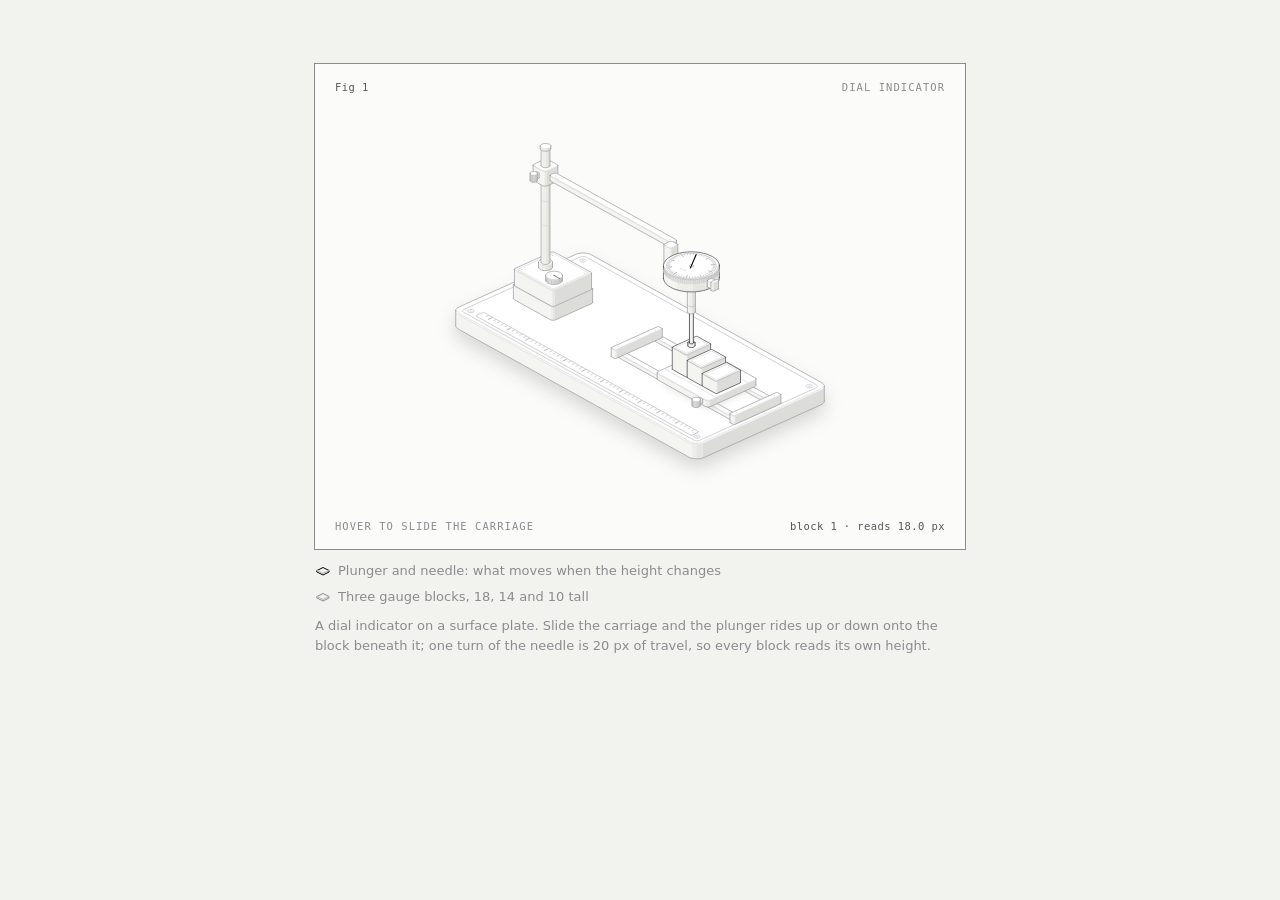
<file: .claude/skills/anatomy/examples/dial-indicator/dial-indicator-light.html>
<!doctype html><html lang="en"><head><meta charset="utf-8"><meta name="viewport" content="width=device-width, initial-scale=1"><title>Dial indicator</title><style>
.iso{
  --anatomy-page:#0b0b0b;--anatomy-card:#131313;--anatomy-text:#a3a3a3;--anatomy-strong:#e6e6e6;--anatomy-muted:#6e6e6e;
  --anatomy-paper:#131313;--anatomy-face:#1b1b1b;--anatomy-top:#1c1c1c;
  --anatomy-shade-0:#0f0f0f;--anatomy-shade-1:#121212;--anatomy-shade-2:#151515;--anatomy-shade-3:#181818;
  --anatomy-lit-top:#262626;--anatomy-lit-shade:#1d1d1d;
  --anatomy-hi:#d4d4d4;--anatomy-mid:#6a6a6a;--anatomy-lo:#3e3e3e;--anatomy-faint:#2a2a2a;--anatomy-lit:#ffffff;
  --anatomy-halo:#050505;--anatomy-halo-opacity:.9;--anatomy-dot:#e6e6e6;
  --anatomy-red:#ff6b6b;--anatomy-green:#6be0a0;--anatomy-blue:#6b9bff;
  --anatomy-weight:.6px;--anatomy-ease:cubic-bezier(.32,.72,0,1);
  --anatomy-mono:ui-monospace,"SF Mono",Menlo,Consolas,monospace;
  --anatomy-lift:inset 0 1px 0 0 #ffffff0a,inset 0 0 0 1px #ffffff06,0 0 0 1px #00000026,0 1px 1px -.5px #00000014,0 3px 3px -1.5px #00000014,0 6px 6px -3px #00000014,0 12px 12px -6px #00000014;
}
.iso[data-theme="light"]{
  --anatomy-page:#f2f2ef;--anatomy-card:#fbfbfa;--anatomy-text:#57575a;--anatomy-strong:#18181a;--anatomy-muted:#8c8c90;
  --anatomy-paper:#fbfbfa;--anatomy-face:#ffffff;--anatomy-top:#ffffff;
  --anatomy-shade-0:#dcdcd9;--anatomy-shade-1:#e5e5e2;--anatomy-shade-2:#ededea;--anatomy-shade-3:#f4f4f1;
  --anatomy-lit-top:#ffffff;--anatomy-lit-shade:#eeeeeb;
  --anatomy-hi:#26262a;--anatomy-mid:#8a8a8f;--anatomy-lo:#b4b4b8;--anatomy-faint:#d4d4d6;--anatomy-lit:#000000;
  --anatomy-halo:#8a8a80;--anatomy-halo-opacity:.32;--anatomy-dot:#3a3a3e;
  --anatomy-red:#e5484d;--anatomy-green:#30a46c;--anatomy-blue:#3e63dd;
  --anatomy-lift:inset 0 1px 0 0 #ffffff,0 0 0 1px #0000000f,0 1px 1px -.5px #0000000a,0 3px 3px -1.5px #0000000a,0 6px 6px -3px #0000000a,0 12px 12px -6px #0000000a;
}
.iso-svg{display:block;width:100%;height:auto;overflow:visible}
.iso-svg path,.iso-svg circle{vector-effect:non-scaling-stroke}
.iso-fill{fill:var(--anatomy-paper);stroke:none}
.iso-solid[data-lit]>.iso-fill{fill:var(--anatomy-face)}
.iso-shade,.iso-top{stroke:none}
.iso-shade[data-shade="0"]{fill:var(--anatomy-shade-0)}
.iso-shade[data-shade="1"]{fill:var(--anatomy-shade-1)}
.iso-shade[data-shade="2"]{fill:var(--anatomy-shade-2)}
.iso-shade[data-shade="3"]{fill:var(--anatomy-shade-3)}
.iso-top{fill:var(--anatomy-top)}
.iso-solid[data-lit]>.iso-top{fill:var(--anatomy-lit-top)}
.iso-solid[data-lit]>.iso-shade{fill:var(--anatomy-lit-shade)}
.iso-solid[data-seamless]>.iso-shade,.iso-solid[data-seamless]>.iso-top{stroke-width:.4;stroke-linejoin:round}
.iso-solid[data-seamless]>.iso-shade[data-shade="0"]{stroke:var(--anatomy-shade-0)}
.iso-solid[data-seamless]>.iso-shade[data-shade="1"]{stroke:var(--anatomy-shade-1)}
.iso-solid[data-seamless]>.iso-shade[data-shade="2"]{stroke:var(--anatomy-shade-2)}
.iso-solid[data-seamless]>.iso-shade[data-shade="3"]{stroke:var(--anatomy-shade-3)}
.iso-solid[data-seamless]>.iso-top{stroke:var(--anatomy-top)}
.iso-solid[data-seamless][data-lit]>.iso-top{stroke:var(--anatomy-lit-top)}
.iso-solid[data-seamless][data-lit]>.iso-shade{stroke:var(--anatomy-lit-shade)}
.iso-solid[data-lit]>.iso-edge{stroke:var(--anatomy-lit)}
.iso-halo{fill:var(--anatomy-halo);stroke:none;filter:blur(9px);opacity:var(--anatomy-halo-opacity);transform:translateY(3px)}
.iso-line{fill:none;stroke:var(--anatomy-lo);stroke-width:var(--anatomy-weight);stroke-linecap:round;stroke-linejoin:round}
.iso-line[data-tone="hi"]{stroke:var(--anatomy-hi)}
.iso-line[data-tone="mid"]{stroke:var(--anatomy-mid)}
.iso-line[data-tone="lo"]{stroke:var(--anatomy-lo)}
.iso-line[data-tone="faint"]{stroke:var(--anatomy-faint)}
.iso-line[data-tone="lit"]{stroke:var(--anatomy-lit)}
.iso-line[data-tone="red"]{stroke:var(--anatomy-red)}
.iso-line[data-tone="green"]{stroke:var(--anatomy-green)}
.iso-line[data-tone="blue"]{stroke:var(--anatomy-blue)}
.iso-line[data-dotted]{stroke-dasharray:.01 3.5;stroke-width:1}
.iso-line[data-dashed]{stroke-dasharray:3 3}
.iso-line[data-flow]{stroke-dasharray:2 6}
.iso-wire-end{fill:var(--anatomy-paper);stroke:var(--anatomy-lo);stroke-width:var(--anatomy-weight)}
.iso-wire[data-tone="hi"] .iso-wire-end{stroke:var(--anatomy-hi)}
.iso-wire[data-tone="mid"] .iso-wire-end{stroke:var(--anatomy-mid)}
.iso-wire[data-tone="faint"] .iso-wire-end{stroke:var(--anatomy-faint)}
.iso-wire[data-tone="lit"] .iso-wire-end{stroke:var(--anatomy-lit)}
.iso-dots circle{fill:var(--anatomy-dot);stroke:none;opacity:.32}
.iso-dots[data-tone="hi"] circle{opacity:.85}
.iso-dots[data-tone="mid"] circle{opacity:.45}
.iso-dots[data-tone="lo"] circle{opacity:.22}
.iso-dots[data-tone="faint"] circle{opacity:.12}
.iso-face-text{fill:var(--anatomy-mid);font-family:var(--anatomy-mono);letter-spacing:.04em}
.iso-face-text[data-tone="hi"]{fill:var(--anatomy-hi)}
.iso-face-text[data-tone="lo"]{fill:var(--anatomy-lo)}
.iso-face-text[data-tone="faint"]{fill:var(--anatomy-faint)}
.tb-body{fill:var(--anatomy-shade-2);stroke:none}
.tb-shine{fill:var(--anatomy-top);stroke:none}
.tb-shade{fill:var(--anatomy-shade-0);stroke:none}
.tb-ring{fill:none;stroke:var(--anatomy-lo);stroke-width:.45;stroke-linecap:butt;stroke-linejoin:round}
.tb-ring[data-tone="mid"]{stroke:var(--anatomy-mid)}
.tb-ring[data-tone="faint"]{stroke:var(--anatomy-faint)}
.tb-ring[data-tone="hi"]{stroke:var(--anatomy-hi)}
@keyframes iso-flow{to{stroke-dashoffset:-32}}
@keyframes iso-pulse{0%,100%{opacity:.18}12%{opacity:1}40%{opacity:.18}}
.iso-line[data-flow]{animation:iso-flow 1600ms linear infinite}
.iso-dots circle[data-pulse]{animation:iso-pulse 1600ms steps(1,end) infinite;animation-delay:var(--pulse-at,0ms)}
.iso-figure{margin:32px 0 36px}
.iso-plate{position:relative;padding:52px 24px;border-radius:0;background:var(--anatomy-card);box-shadow:0 0 0 1px var(--anatomy-mid);--anatomy-paper:var(--anatomy-card)}
.iso-plate-corners{position:absolute;inset:18px 20px;pointer-events:none}
.iso-plate-corner{position:absolute;color:var(--anatomy-muted);font-family:var(--anatomy-mono);font-size:10.5px;line-height:1;letter-spacing:.04em;white-space:nowrap}
.iso-plate-corner[data-corner="fig"]{top:0;left:0;color:var(--anatomy-text)}
.iso-plate-corner[data-corner="title"]{top:0;right:0;text-transform:uppercase;letter-spacing:.1em}
.iso-plate-corner[data-corner="hint"]{bottom:0;left:0;text-transform:uppercase;letter-spacing:.1em}
.iso-plate-corner[data-corner="readout"]{right:0;bottom:0;color:var(--anatomy-text);font-variant-numeric:tabular-nums}
.iso-plate .iso-svg{margin:0 auto}
.iso-legend{display:grid;gap:8px;margin-top:12px;color:var(--anatomy-muted);font-size:13px;line-height:1.55}
.iso-keys{display:flex;flex-wrap:wrap;gap:6px 18px}
.iso-key{display:inline-flex;align-items:center;gap:7px}
.iso-swatch{width:16px;height:10px;flex:none;overflow:visible}
.iso-swatch path{fill:none;stroke:var(--anatomy-hi);stroke-width:1;vector-effect:non-scaling-stroke;stroke-linejoin:round;stroke-linecap:round}
.iso-swatch[data-mark="raised"] path,.iso-swatch[data-mark="flat"] path{stroke:var(--anatomy-mid)}
.iso-swatch[data-mark="lit"] path{stroke:var(--anatomy-lit)}
.iso-swatch[data-mark="dim"] path{stroke:var(--anatomy-lo)}
.iso-swatch[data-mark="dotted"] path{stroke-dasharray:.01 3;stroke-width:1.4}
.iso-swatch[data-mark="dashed"] path{stroke-dasharray:3 2.5}
.iso-swatch[data-mark="red"] path{stroke:var(--anatomy-red)}
.iso-swatch[data-mark="green"] path{stroke:var(--anatomy-green)}
.iso-swatch[data-mark="blue"] path{stroke:var(--anatomy-blue)}
.iso-swatch-crease{stroke:var(--anatomy-lo)!important}
@media (max-width:560px){.iso-plate{padding:48px 12px 70px}.iso-plate-corner[data-corner="hint"]{bottom:18px}}
@media (prefers-reduced-motion:reduce){.iso-line[data-flow],.iso-dots circle[data-pulse]{animation:none}}

*{box-sizing:border-box}
html{color-scheme:dark}
body[data-theme="light"]{color-scheme:light}
body{margin:0;background:var(--anatomy-page);color:var(--anatomy-text);font:14px/1.6 ui-sans-serif,system-ui,-apple-system,"Segoe UI",sans-serif;-webkit-font-smoothing:antialiased}
.iso-page{width:min(650px,100% - 32px);margin:64px auto 96px}
</style></head><body class="iso" data-theme="light"><main class="iso-page"><figure class="iso-figure"><div class="iso-plate"><div class="iso-plate-corners" aria-hidden="true"><span class="iso-plate-corner" data-corner="fig">Fig 1</span><span class="iso-plate-corner" data-corner="title">Dial indicator</span><span class="iso-plate-corner" data-corner="hint">Hover to slide the carriage</span><span class="iso-plate-corner" data-corner="readout" data-readout>block 1 · reads 18.0 px</span></div><div class="iso-stage" tabindex="0" role="slider" aria-label="Dial indicator: arrow keys move the carriage from block to block" aria-valuemin="0" aria-valuemax="18" aria-valuenow="18"><svg xmlns="http://www.w3.org/2000/svg" class="iso-svg" viewBox="0 0 600 380" role="img" aria-label="A dial indicator on a surface plate. A magnetic base holds a post and an arm; the arm carries a dial whose plunger rests on three gauge blocks, 18, 14 and 10 tall, on a carriage that slides along two rails. Wherever the carriage stops, the plunger rises to the block under it and the needle turns by the same amount."><path class="iso-halo" d="M116.3 200L116.6 199L117.3 197.9L118.5 197L119.9 196.2L235.9 144L237.6 143.3L239.6 142.9L241.7 142.6L243.9 142.6L246.1 142.7L248.1 143.1L250 143.7L251.6 144.4L480.9 271.7L482.2 272.6L483.1 273.6L483.6 274.7L483.7 275.8L483.7 290.2L483.4 291.3L482.7 292.3L481.5 293.3L480.1 294.1L364.1 346.3L362.4 346.9L360.4 347.4L358.3 347.6L356.1 347.7L353.9 347.5L351.9 347.2L350 346.6L348.4 345.9L119.1 218.5L117.8 217.7L116.9 216.7L116.4 215.6L116.3 214.5Z"/><g class="iso-solid"><path class="iso-fill" d="M232.1 174.7L232.3 173.7L232.9 172.6L233.9 171.6L235.4 170.8L237.1 170.2L239.1 169.8L241.3 169.6L243.5 169.6L245.6 169.9L247.5 170.5L249.1 171.2L250.4 172.1L251.2 173.1L251.6 174.2L251.6 176.1L251.5 177.2L250.9 178.2L249.9 179.2L248.4 180L246.6 180.6L244.6 181.1L242.5 181.2L240.3 181.2L238.2 180.9L236.3 180.4L234.6 179.6L233.4 178.8L232.5 177.7L232.1 176.7Z"/><path class="iso-shade" data-shade="0" d="M248.4 180L246.6 180.6L246.6 178.7L248.4 178.1ZM251.6 176.1L251.5 177.2L251.5 175.2L251.6 174.2ZM251.5 177.2L250.9 178.2L250.9 176.3L251.5 175.2ZM250.9 178.2L249.9 179.2L249.9 177.3L250.9 176.3ZM249.9 179.2L248.4 180L248.4 178.1L249.9 177.3Z"/><path class="iso-shade" data-shade="1" d="M246.6 180.6L244.6 181.1L244.6 179.1L246.6 178.7ZM244.6 181.1L242.5 181.2L242.5 179.3L244.6 179.1Z"/><path class="iso-shade" data-shade="2" d="M242.5 181.2L240.3 181.2L240.3 179.3L242.5 179.3ZM240.3 181.2L238.2 180.9L238.2 179L240.3 179.3ZM238.2 180.9L236.3 180.4L236.3 178.4L238.2 179Z"/><path class="iso-shade" data-shade="3" d="M236.3 180.4L234.6 179.6L234.6 177.7L236.3 178.4ZM234.6 179.6L233.4 178.8L233.4 176.8L234.6 177.7ZM233.4 178.8L232.5 177.7L232.5 175.8L233.4 176.8ZM232.5 177.7L232.1 176.7L232.1 174.7L232.5 175.8Z"/><path class="iso-top" d="M248.4 178.1L246.6 178.7L244.6 179.1L242.5 179.3L240.3 179.3L238.2 179L236.3 178.4L234.6 177.7L233.4 176.8L232.5 175.8L232.1 174.7L232.3 173.7L232.9 172.6L233.9 171.6L235.4 170.8L237.1 170.2L239.1 169.8L241.3 169.6L243.5 169.6L245.6 169.9L247.5 170.5L249.1 171.2L250.4 172.1L251.2 173.1L251.6 174.2L251.5 175.2L250.9 176.3L249.9 177.3Z"/><path class="iso-line iso-crease" data-tone="faint" d="M251.6 174.2L251.5 175.2L250.9 176.3L249.9 177.3L248.4 178.1L246.6 178.7L244.6 179.1L242.5 179.3L240.3 179.3L238.2 179L236.3 178.4L234.6 177.7L233.4 176.8L232.5 175.8L232.1 174.7"/><path class="iso-line iso-edge" data-tone="lo" d="M232.1 174.7L232.3 173.7L232.9 172.6L233.9 171.6L235.4 170.8L237.1 170.2L239.1 169.8L241.3 169.6L243.5 169.6L245.6 169.9L247.5 170.5L249.1 171.2L250.4 172.1L251.2 173.1L251.6 174.2M251.6 176.1L251.5 177.2L250.9 178.2L249.9 179.2L248.4 180L246.6 180.6L244.6 181.1L242.5 181.2L240.3 181.2L238.2 180.9L236.3 180.4L234.6 179.6L233.4 178.8L232.5 177.7L232.1 176.7M232.1 174.7L232.1 176.7M251.6 174.2L251.6 176.1"/></g><g class="iso-solid"><path class="iso-fill" d="M234.4 170.6L234.5 169.7L234.9 168.9L235.7 168.2L236.8 167.6L238.2 167.1L239.8 166.7L241.4 166.6L243.1 166.6L244.7 166.9L246.2 167.3L247.5 167.8L248.5 168.5L249.1 169.3L249.4 170.1L249.4 174.2L249.3 175.1L248.8 175.9L248 176.6L246.9 177.2L245.5 177.7L244 178.1L242.3 178.2L240.6 178.2L239 177.9L237.6 177.5L236.3 177L235.3 176.3L234.7 175.5L234.4 174.7Z"/><path class="iso-shade" data-shade="0" d="M246.9 177.2L245.5 177.7L245.5 173.6L246.9 173.1ZM249.4 174.2L249.3 175.1L249.3 171L249.4 170.1ZM249.3 175.1L248.8 175.9L248.8 171.8L249.3 171ZM248.8 175.9L248 176.6L248 172.5L248.8 171.8ZM248 176.6L246.9 177.2L246.9 173.1L248 172.5Z"/><path class="iso-shade" data-shade="1" d="M245.5 177.7L244 178.1L244 174L245.5 173.6ZM244 178.1L242.3 178.2L242.3 174.1L244 174Z"/><path class="iso-shade" data-shade="2" d="M242.3 178.2L240.6 178.2L240.6 174.1L242.3 174.1ZM240.6 178.2L239 177.9L239 173.8L240.6 174.1ZM239 177.9L237.6 177.5L237.6 173.4L239 173.8Z"/><path class="iso-shade" data-shade="3" d="M237.6 177.5L236.3 177L236.3 172.9L237.6 173.4ZM236.3 177L235.3 176.3L235.3 172.2L236.3 172.9ZM235.3 176.3L234.7 175.5L234.7 171.4L235.3 172.2ZM234.7 175.5L234.4 174.7L234.4 170.6L234.7 171.4Z"/><path class="iso-top" d="M246.9 173.1L245.5 173.6L244 174L242.3 174.1L240.6 174.1L239 173.8L237.6 173.4L236.3 172.9L235.3 172.2L234.7 171.4L234.4 170.6L234.5 169.7L234.9 168.9L235.7 168.2L236.8 167.6L238.2 167.1L239.8 166.7L241.4 166.6L243.1 166.6L244.7 166.9L246.2 167.3L247.5 167.8L248.5 168.5L249.1 169.3L249.4 170.1L249.3 171L248.8 171.8L248 172.5Z"/><path class="iso-line iso-crease" data-tone="faint" d="M249.4 170.1L249.3 171L248.8 171.8L248 172.5L246.9 173.1L245.5 173.6L244 174L242.3 174.1L240.6 174.1L239 173.8L237.6 173.4L236.3 172.9L235.3 172.2L234.7 171.4L234.4 170.6"/><path class="iso-line iso-edge" data-tone="mid" d="M234.4 170.6L234.5 169.7L234.9 168.9L235.7 168.2L236.8 167.6L238.2 167.1L239.8 166.7L241.4 166.6L243.1 166.6L244.7 166.9L246.2 167.3L247.5 167.8L248.5 168.5L249.1 169.3L249.4 170.1M249.4 174.2L249.3 175.1L248.8 175.9L248 176.6L246.9 177.2L245.5 177.7L244 178.1L242.3 178.2L240.6 178.2L239 177.9L237.6 177.5L236.3 177L235.3 176.3L234.7 175.5L234.4 174.7M234.4 170.6L234.4 174.7M249.4 170.1L249.4 174.2"/></g><g class="iso-solid"><path class="iso-fill" d="M145.2 213.9L145.3 212.8L145.9 211.7L147 210.8L148.4 210L150.2 209.3L152.2 208.9L154.3 208.7L156.5 208.8L158.6 209.1L160.5 209.6L162.2 210.3L163.4 211.2L164.3 212.2L164.7 213.3L164.7 215.2L164.5 216.3L163.9 217.4L162.9 218.3L161.5 219.1L159.7 219.8L157.7 220.2L155.5 220.4L153.3 220.3L151.2 220L149.3 219.5L147.7 218.8L146.4 217.9L145.6 216.9L145.2 215.8Z"/><path class="iso-shade" data-shade="0" d="M161.5 219.1L159.7 219.8L159.7 217.9L161.5 217.2ZM164.7 215.2L164.5 216.3L164.5 214.4L164.7 213.3ZM164.5 216.3L163.9 217.4L163.9 215.4L164.5 214.4ZM163.9 217.4L162.9 218.3L162.9 216.4L163.9 215.4ZM162.9 218.3L161.5 219.1L161.5 217.2L162.9 216.4Z"/><path class="iso-shade" data-shade="1" d="M159.7 219.8L157.7 220.2L157.7 218.3L159.7 217.9ZM157.7 220.2L155.5 220.4L155.5 218.5L157.7 218.3Z"/><path class="iso-shade" data-shade="2" d="M155.5 220.4L153.3 220.3L153.3 218.4L155.5 218.5ZM153.3 220.3L151.2 220L151.2 218.1L153.3 218.4ZM151.2 220L149.3 219.5L149.3 217.6L151.2 218.1Z"/><path class="iso-shade" data-shade="3" d="M149.3 219.5L147.7 218.8L147.7 216.9L149.3 217.6ZM147.7 218.8L146.4 217.9L146.4 216L147.7 216.9ZM146.4 217.9L145.6 216.9L145.6 215L146.4 216ZM145.6 216.9L145.2 215.8L145.2 213.9L145.6 215Z"/><path class="iso-top" d="M161.5 217.2L159.7 217.9L157.7 218.3L155.5 218.5L153.3 218.4L151.2 218.1L149.3 217.6L147.7 216.9L146.4 216L145.6 215L145.2 213.9L145.3 212.8L145.9 211.7L147 210.8L148.4 210L150.2 209.3L152.2 208.9L154.3 208.7L156.5 208.8L158.6 209.1L160.5 209.6L162.2 210.3L163.4 211.2L164.3 212.2L164.7 213.3L164.5 214.4L163.9 215.4L162.9 216.4Z"/><path class="iso-line iso-crease" data-tone="faint" d="M164.7 213.3L164.5 214.4L163.9 215.4L162.9 216.4L161.5 217.2L159.7 217.9L157.7 218.3L155.5 218.5L153.3 218.4L151.2 218.1L149.3 217.6L147.7 216.9L146.4 216L145.6 215L145.2 213.9"/><path class="iso-line iso-edge" data-tone="lo" d="M145.2 213.9L145.3 212.8L145.9 211.7L147 210.8L148.4 210L150.2 209.3L152.2 208.9L154.3 208.7L156.5 208.8L158.6 209.1L160.5 209.6L162.2 210.3L163.4 211.2L164.3 212.2L164.7 213.3M164.7 215.2L164.5 216.3L163.9 217.4L162.9 218.3L161.5 219.1L159.7 219.8L157.7 220.2L155.5 220.4L153.3 220.3L151.2 220L149.3 219.5L147.7 218.8L146.4 217.9L145.6 216.9L145.2 215.8M145.2 213.9L145.2 215.8M164.7 213.3L164.7 215.2"/></g><g class="iso-solid"><path class="iso-fill" d="M147.4 209.7L147.5 208.9L148 208.1L148.8 207.3L149.9 206.7L151.3 206.2L152.8 205.9L154.5 205.7L156.2 205.8L157.8 206L159.3 206.4L160.5 207L161.5 207.7L162.1 208.4L162.4 209.3L162.4 213.4L162.3 214.2L161.9 215L161.1 215.8L160 216.4L158.6 216.9L157 217.2L155.4 217.4L153.7 217.3L152.1 217.1L150.6 216.7L149.3 216.1L148.4 215.4L147.7 214.7L147.4 213.8Z"/><path class="iso-shade" data-shade="0" d="M160 216.4L158.6 216.9L158.6 212.8L160 212.3ZM162.4 213.4L162.3 214.2L162.3 210.1L162.4 209.3ZM162.3 214.2L161.9 215L161.9 210.9L162.3 210.1ZM161.9 215L161.1 215.8L161.1 211.7L161.9 210.9ZM161.1 215.8L160 216.4L160 212.3L161.1 211.7Z"/><path class="iso-shade" data-shade="1" d="M158.6 216.9L157 217.2L157 213.1L158.6 212.8ZM157 217.2L155.4 217.4L155.4 213.2L157 213.1Z"/><path class="iso-shade" data-shade="2" d="M155.4 217.4L153.7 217.3L153.7 213.2L155.4 213.2ZM153.7 217.3L152.1 217.1L152.1 213L153.7 213.2ZM152.1 217.1L150.6 216.7L150.6 212.6L152.1 213Z"/><path class="iso-shade" data-shade="3" d="M150.6 216.7L149.3 216.1L149.3 212L150.6 212.6ZM149.3 216.1L148.4 215.4L148.4 211.3L149.3 212ZM148.4 215.4L147.7 214.7L147.7 210.5L148.4 211.3ZM147.7 214.7L147.4 213.8L147.4 209.7L147.7 210.5Z"/><path class="iso-top" d="M160 212.3L158.6 212.8L157 213.1L155.4 213.2L153.7 213.2L152.1 213L150.6 212.6L149.3 212L148.4 211.3L147.7 210.5L147.4 209.7L147.5 208.9L148 208.1L148.8 207.3L149.9 206.7L151.3 206.2L152.8 205.9L154.5 205.7L156.2 205.8L157.8 206L159.3 206.4L160.5 207L161.5 207.7L162.1 208.4L162.4 209.3L162.3 210.1L161.9 210.9L161.1 211.7Z"/><path class="iso-line iso-crease" data-tone="faint" d="M162.4 209.3L162.3 210.1L161.9 210.9L161.1 211.7L160 212.3L158.6 212.8L157 213.1L155.4 213.2L153.7 213.2L152.1 213L150.6 212.6L149.3 212L148.4 211.3L147.7 210.5L147.4 209.7"/><path class="iso-line iso-edge" data-tone="mid" d="M147.4 209.7L147.5 208.9L148 208.1L148.8 207.3L149.9 206.7L151.3 206.2L152.8 205.9L154.5 205.7L156.2 205.8L157.8 206L159.3 206.4L160.5 207L161.5 207.7L162.1 208.4L162.4 209.3M162.4 213.4L162.3 214.2L161.9 215L161.1 215.8L160 216.4L158.6 216.9L157 217.2L155.4 217.4L153.7 217.3L152.1 217.1L150.6 216.7L149.3 216.1L148.4 215.4L147.7 214.7L147.4 213.8M147.4 209.7L147.4 213.8M162.4 209.3L162.4 213.4"/></g><g class="iso-solid"><path class="iso-fill" d="M435.3 287.6L435.5 286.5L436.1 285.4L437.1 284.5L438.5 283.7L440.3 283L442.3 282.6L444.5 282.4L446.7 282.5L448.8 282.8L450.7 283.3L452.3 284L453.6 284.9L454.4 285.9L454.8 287L454.8 288.9L454.7 290L454.1 291.1L453 292L451.6 292.8L449.8 293.5L447.8 293.9L445.7 294.1L443.5 294L441.4 293.7L439.5 293.2L437.8 292.5L436.6 291.6L435.7 290.6L435.3 289.5Z"/><path class="iso-shade" data-shade="0" d="M451.6 292.8L449.8 293.5L449.8 291.5L451.6 290.9ZM454.8 288.9L454.7 290L454.7 288.1L454.8 287ZM454.7 290L454.1 291.1L454.1 289.1L454.7 288.1ZM454.1 291.1L453 292L453 290.1L454.1 289.1ZM453 292L451.6 292.8L451.6 290.9L453 290.1Z"/><path class="iso-shade" data-shade="1" d="M449.8 293.5L447.8 293.9L447.8 292L449.8 291.5ZM447.8 293.9L445.7 294.1L445.7 292.1L447.8 292Z"/><path class="iso-shade" data-shade="2" d="M445.7 294.1L443.5 294L443.5 292.1L445.7 292.1ZM443.5 294L441.4 293.7L441.4 291.8L443.5 292.1ZM441.4 293.7L439.5 293.2L439.5 291.3L441.4 291.8Z"/><path class="iso-shade" data-shade="3" d="M439.5 293.2L437.8 292.5L437.8 290.5L439.5 291.3ZM437.8 292.5L436.6 291.6L436.6 289.7L437.8 290.5ZM436.6 291.6L435.7 290.6L435.7 288.7L436.6 289.7ZM435.7 290.6L435.3 289.5L435.3 287.6L435.7 288.7Z"/><path class="iso-top" d="M451.6 290.9L449.8 291.5L447.8 292L445.7 292.1L443.5 292.1L441.4 291.8L439.5 291.3L437.8 290.5L436.6 289.7L435.7 288.7L435.3 287.6L435.5 286.5L436.1 285.4L437.1 284.5L438.5 283.7L440.3 283L442.3 282.6L444.5 282.4L446.7 282.5L448.8 282.8L450.7 283.3L452.3 284L453.6 284.9L454.4 285.9L454.8 287L454.7 288.1L454.1 289.1L453 290.1Z"/><path class="iso-line iso-crease" data-tone="faint" d="M454.8 287L454.7 288.1L454.1 289.1L453 290.1L451.6 290.9L449.8 291.5L447.8 292L445.7 292.1L443.5 292.1L441.4 291.8L439.5 291.3L437.8 290.5L436.6 289.7L435.7 288.7L435.3 287.6"/><path class="iso-line iso-edge" data-tone="lo" d="M435.3 287.6L435.5 286.5L436.1 285.4L437.1 284.5L438.5 283.7L440.3 283L442.3 282.6L444.5 282.4L446.7 282.5L448.8 282.8L450.7 283.3L452.3 284L453.6 284.9L454.4 285.9L454.8 287M454.8 288.9L454.7 290L454.1 291.1L453 292L451.6 292.8L449.8 293.5L447.8 293.9L445.7 294.1L443.5 294L441.4 293.7L439.5 293.2L437.8 292.5L436.6 291.6L435.7 290.6L435.3 289.5M435.3 287.6L435.3 289.5M454.8 287L454.8 288.9"/></g><g class="iso-solid"><path class="iso-fill" d="M437.6 283.4L437.7 282.6L438.1 281.8L438.9 281L440 280.4L441.4 279.9L443 279.6L444.6 279.4L446.3 279.5L447.9 279.7L449.4 280.1L450.7 280.7L451.6 281.4L452.3 282.1L452.6 283L452.6 287.1L452.5 287.9L452 288.7L451.2 289.4L450.1 290.1L448.7 290.6L447.2 290.9L445.5 291L443.8 291L442.2 290.8L440.7 290.4L439.5 289.8L438.5 289.1L437.9 288.3L437.6 287.5Z"/><path class="iso-shade" data-shade="0" d="M450.1 290.1L448.7 290.6L448.7 286.5L450.1 286ZM452.6 287.1L452.5 287.9L452.5 283.8L452.6 283ZM452.5 287.9L452 288.7L452 284.6L452.5 283.8ZM452 288.7L451.2 289.4L451.2 285.3L452 284.6ZM451.2 289.4L450.1 290.1L450.1 286L451.2 285.3Z"/><path class="iso-shade" data-shade="1" d="M448.7 290.6L447.2 290.9L447.2 286.8L448.7 286.5ZM447.2 290.9L445.5 291L445.5 286.9L447.2 286.8Z"/><path class="iso-shade" data-shade="2" d="M445.5 291L443.8 291L443.8 286.9L445.5 286.9ZM443.8 291L442.2 290.8L442.2 286.7L443.8 286.9ZM442.2 290.8L440.7 290.4L440.7 286.3L442.2 286.7Z"/><path class="iso-shade" data-shade="3" d="M440.7 290.4L439.5 289.8L439.5 285.7L440.7 286.3ZM439.5 289.8L438.5 289.1L438.5 285L439.5 285.7ZM438.5 289.1L437.9 288.3L437.9 284.2L438.5 285ZM437.9 288.3L437.6 287.5L437.6 283.4L437.9 284.2Z"/><path class="iso-top" d="M450.1 286L448.7 286.5L447.2 286.8L445.5 286.9L443.8 286.9L442.2 286.7L440.7 286.3L439.5 285.7L438.5 285L437.9 284.2L437.6 283.4L437.7 282.6L438.1 281.8L438.9 281L440 280.4L441.4 279.9L443 279.6L444.6 279.4L446.3 279.5L447.9 279.7L449.4 280.1L450.7 280.7L451.6 281.4L452.3 282.1L452.6 283L452.5 283.8L452 284.6L451.2 285.3Z"/><path class="iso-line iso-crease" data-tone="faint" d="M452.6 283L452.5 283.8L452 284.6L451.2 285.3L450.1 286L448.7 286.5L447.2 286.8L445.5 286.9L443.8 286.9L442.2 286.7L440.7 286.3L439.5 285.7L438.5 285L437.9 284.2L437.6 283.4"/><path class="iso-line iso-edge" data-tone="mid" d="M437.6 283.4L437.7 282.6L438.1 281.8L438.9 281L440 280.4L441.4 279.9L443 279.6L444.6 279.4L446.3 279.5L447.9 279.7L449.4 280.1L450.7 280.7L451.6 281.4L452.3 282.1L452.6 283M452.6 287.1L452.5 287.9L452 288.7L451.2 289.4L450.1 290.1L448.7 290.6L447.2 290.9L445.5 291L443.8 291L442.2 290.8L440.7 290.4L439.5 289.8L438.5 289.1L437.9 288.3L437.6 287.5M437.6 283.4L437.6 287.5M452.6 283L452.6 287.1"/></g><g class="iso-solid"><path class="iso-fill" d="M348.4 326.7L348.5 325.6L349.1 324.6L350.1 323.6L351.6 322.8L353.4 322.2L355.4 321.8L357.5 321.6L359.7 321.6L361.8 321.9L363.7 322.4L365.4 323.2L366.6 324.1L367.5 325.1L367.9 326.1L367.9 328.1L367.7 329.2L367.1 330.2L366.1 331.2L364.6 332L362.9 332.6L360.9 333L358.7 333.2L356.5 333.2L354.4 332.9L352.5 332.3L350.9 331.6L349.6 330.7L348.8 329.7L348.4 328.7Z"/><path class="iso-shade" data-shade="0" d="M364.6 332L362.9 332.6L362.9 330.7L364.6 330.1ZM367.9 328.1L367.7 329.2L367.7 327.2L367.9 326.1ZM367.7 329.2L367.1 330.2L367.1 328.3L367.7 327.2ZM367.1 330.2L366.1 331.2L366.1 329.2L367.1 328.3ZM366.1 331.2L364.6 332L364.6 330.1L366.1 329.2Z"/><path class="iso-shade" data-shade="1" d="M362.9 332.6L360.9 333L360.9 331.1L362.9 330.7ZM360.9 333L358.7 333.2L358.7 331.3L360.9 331.1Z"/><path class="iso-shade" data-shade="2" d="M358.7 333.2L356.5 333.2L356.5 331.2L358.7 331.3ZM356.5 333.2L354.4 332.9L354.4 330.9L356.5 331.2ZM354.4 332.9L352.5 332.3L352.5 330.4L354.4 330.9Z"/><path class="iso-shade" data-shade="3" d="M352.5 332.3L350.9 331.6L350.9 329.7L352.5 330.4ZM350.9 331.6L349.6 330.7L349.6 328.8L350.9 329.7ZM349.6 330.7L348.8 329.7L348.8 327.8L349.6 328.8ZM348.8 329.7L348.4 328.7L348.4 326.7L348.8 327.8Z"/><path class="iso-top" d="M364.6 330.1L362.9 330.7L360.9 331.1L358.7 331.3L356.5 331.2L354.4 330.9L352.5 330.4L350.9 329.7L349.6 328.8L348.8 327.8L348.4 326.7L348.5 325.6L349.1 324.6L350.1 323.6L351.6 322.8L353.4 322.2L355.4 321.8L357.5 321.6L359.7 321.6L361.8 321.9L363.7 322.4L365.4 323.2L366.6 324.1L367.5 325.1L367.9 326.1L367.7 327.2L367.1 328.3L366.1 329.2Z"/><path class="iso-line iso-crease" data-tone="faint" d="M367.9 326.1L367.7 327.2L367.1 328.3L366.1 329.2L364.6 330.1L362.9 330.7L360.9 331.1L358.7 331.3L356.5 331.2L354.4 330.9L352.5 330.4L350.9 329.7L349.6 328.8L348.8 327.8L348.4 326.7"/><path class="iso-line iso-edge" data-tone="lo" d="M348.4 326.7L348.5 325.6L349.1 324.6L350.1 323.6L351.6 322.8L353.4 322.2L355.4 321.8L357.5 321.6L359.7 321.6L361.8 321.9L363.7 322.4L365.4 323.2L366.6 324.1L367.5 325.1L367.9 326.1M367.9 328.1L367.7 329.2L367.1 330.2L366.1 331.2L364.6 332L362.9 332.6L360.9 333L358.7 333.2L356.5 333.2L354.4 332.9L352.5 332.3L350.9 331.6L349.6 330.7L348.8 329.7L348.4 328.7M348.4 326.7L348.4 328.7M367.9 326.1L367.9 328.1"/></g><g class="iso-solid"><path class="iso-fill" d="M350.6 322.6L350.7 321.7L351.2 320.9L352 320.2L353.1 319.5L354.5 319L356 318.7L357.7 318.6L359.4 318.6L361 318.8L362.4 319.3L363.7 319.8L364.7 320.5L365.3 321.3L365.6 322.1L365.6 326.2L365.5 327L365.1 327.9L364.3 328.6L363.2 329.2L361.8 329.7L360.2 330L358.6 330.2L356.9 330.1L355.3 329.9L353.8 329.5L352.5 328.9L351.5 328.3L350.9 327.5L350.6 326.7Z"/><path class="iso-shade" data-shade="0" d="M363.2 329.2L361.8 329.7L361.8 325.6L363.2 325.1ZM365.6 326.2L365.5 327L365.5 322.9L365.6 322.1ZM365.5 327L365.1 327.9L365.1 323.8L365.5 322.9ZM365.1 327.9L364.3 328.6L364.3 324.5L365.1 323.8ZM364.3 328.6L363.2 329.2L363.2 325.1L364.3 324.5Z"/><path class="iso-shade" data-shade="1" d="M361.8 329.7L360.2 330L360.2 325.9L361.8 325.6ZM360.2 330L358.6 330.2L358.6 326.1L360.2 325.9Z"/><path class="iso-shade" data-shade="2" d="M358.6 330.2L356.9 330.1L356.9 326L358.6 326.1ZM356.9 330.1L355.3 329.9L355.3 325.8L356.9 326ZM355.3 329.9L353.8 329.5L353.8 325.4L355.3 325.8Z"/><path class="iso-shade" data-shade="3" d="M353.8 329.5L352.5 328.9L352.5 324.8L353.8 325.4ZM352.5 328.9L351.5 328.3L351.5 324.2L352.5 324.8ZM351.5 328.3L350.9 327.5L350.9 323.4L351.5 324.2ZM350.9 327.5L350.6 326.7L350.6 322.6L350.9 323.4Z"/><path class="iso-top" d="M363.2 325.1L361.8 325.6L360.2 325.9L358.6 326.1L356.9 326L355.3 325.8L353.8 325.4L352.5 324.8L351.5 324.2L350.9 323.4L350.6 322.6L350.7 321.7L351.2 320.9L352 320.2L353.1 319.5L354.5 319L356 318.7L357.7 318.6L359.4 318.6L361 318.8L362.4 319.3L363.7 319.8L364.7 320.5L365.3 321.3L365.6 322.1L365.5 322.9L365.1 323.8L364.3 324.5Z"/><path class="iso-line iso-crease" data-tone="faint" d="M365.6 322.1L365.5 322.9L365.1 323.8L364.3 324.5L363.2 325.1L361.8 325.6L360.2 325.9L358.6 326.1L356.9 326L355.3 325.8L353.8 325.4L352.5 324.8L351.5 324.2L350.9 323.4L350.6 322.6"/><path class="iso-line iso-edge" data-tone="mid" d="M350.6 322.6L350.7 321.7L351.2 320.9L352 320.2L353.1 319.5L354.5 319L356 318.7L357.7 318.6L359.4 318.6L361 318.8L362.4 319.3L363.7 319.8L364.7 320.5L365.3 321.3L365.6 322.1M365.6 326.2L365.5 327L365.1 327.9L364.3 328.6L363.2 329.2L361.8 329.7L360.2 330L358.6 330.2L356.9 330.1L355.3 329.9L353.8 329.5L352.5 328.9L351.5 328.3L350.9 327.5L350.6 326.7M350.6 322.6L350.6 326.7M365.6 322.1L365.6 326.2"/></g><g class="iso-solid"><path class="iso-fill" d="M116.3 194L116.6 192.9L117.3 191.9L118.5 191L119.9 190.2L235.9 138L237.6 137.3L239.6 136.8L241.7 136.6L243.9 136.5L246.1 136.7L248.1 137.1L250 137.6L251.6 138.4L480.9 265.7L482.2 266.6L483.1 267.6L483.6 268.6L483.7 269.7L483.7 284.2L483.4 285.3L482.7 286.3L481.5 287.2L480.1 288L364.1 340.2L362.4 340.9L360.4 341.4L358.3 341.6L356.1 341.7L353.9 341.5L351.9 341.1L350 340.6L348.4 339.8L119.1 212.5L117.8 211.6L116.9 210.6L116.4 209.6L116.3 208.5Z"/><path class="iso-shade" data-shade="0" d="M483.7 284.2L483.4 285.3L483.4 270.8L483.7 269.7ZM483.4 285.3L482.7 286.3L482.7 271.8L483.4 270.8ZM482.7 286.3L481.5 287.2L481.5 272.8L482.7 271.8ZM481.5 287.2L480.1 288L480.1 273.6L481.5 272.8ZM480.1 288L364.1 340.2L364.1 325.8L480.1 273.6ZM364.1 340.2L362.4 340.9L362.4 326.4L364.1 325.8Z"/><path class="iso-shade" data-shade="1" d="M362.4 340.9L360.4 341.4L360.4 326.9L362.4 326.4ZM360.4 341.4L358.3 341.6L358.3 327.1L360.4 326.9ZM358.3 341.6L356.1 341.7L356.1 327.2L358.3 327.1Z"/><path class="iso-shade" data-shade="2" d="M356.1 341.7L353.9 341.5L353.9 327L356.1 327.2ZM353.9 341.5L351.9 341.1L351.9 326.7L353.9 327Z"/><path class="iso-shade" data-shade="3" d="M351.9 341.1L350 340.6L350 326.1L351.9 326.7ZM350 340.6L348.4 339.8L348.4 325.4L350 326.1ZM348.4 339.8L119.1 212.5L119.1 198L348.4 325.4ZM119.1 212.5L117.8 211.6L117.8 197.1L119.1 198ZM117.8 211.6L116.9 210.6L116.9 196.2L117.8 197.1ZM116.9 210.6L116.4 209.6L116.4 195.1L116.9 196.2ZM116.4 209.6L116.3 208.5L116.3 194L116.4 195.1Z"/><path class="iso-top" d="M480.9 265.7L482.2 266.6L483.1 267.6L483.6 268.6L483.7 269.7L483.4 270.8L482.7 271.8L481.5 272.8L480.1 273.6L364.1 325.8L362.4 326.4L360.4 326.9L358.3 327.1L356.1 327.2L353.9 327L351.9 326.7L350 326.1L348.4 325.4L119.1 198L117.8 197.1L116.9 196.2L116.4 195.1L116.3 194L116.6 192.9L117.3 191.9L118.5 191L119.9 190.2L235.9 138L237.6 137.3L239.6 136.8L241.7 136.6L243.9 136.5L246.1 136.7L248.1 137.1L250 137.6L251.6 138.4Z"/><path class="iso-line iso-crease" data-tone="faint" d="M483.7 269.7L483.4 270.8L482.7 271.8L481.5 272.8L480.1 273.6L364.1 325.8L362.4 326.4L360.4 326.9L358.3 327.1L356.1 327.2L353.9 327L351.9 326.7L350 326.1L348.4 325.4L119.1 198L117.8 197.1L116.9 196.2L116.4 195.1L116.3 194"/><path class="iso-line iso-bevel" data-tone="faint" d="M483.7 269.7L481.3 270.5L480.7 271.3L479.8 272.1L478.5 272.8L362.7 324.9L361.2 325.5L359.7 325.8L358 326L356.2 326.1L354.5 325.9L352.8 325.6L351.3 325.2L350 324.6L120.8 197.3L119.7 196.6L119 195.8L118.6 194.9L116.3 194"/><path class="iso-line iso-edge" data-tone="mid" d="M116.3 194L116.6 192.9L117.3 191.9L118.5 191L119.9 190.2L235.9 138L237.6 137.3L239.6 136.8L241.7 136.6L243.9 136.5L246.1 136.7L248.1 137.1L250 137.6L251.6 138.4L480.9 265.7L482.2 266.6L483.1 267.6L483.6 268.6L483.7 269.7M483.7 284.2L483.4 285.3L482.7 286.3L481.5 287.2L480.1 288L364.1 340.2L362.4 340.9L360.4 341.4L358.3 341.6L356.1 341.7L353.9 341.5L351.9 341.1L350 340.6L348.4 339.8L119.1 212.5L117.8 211.6L116.9 210.6L116.4 209.6L116.3 208.5M483.7 269.7L483.7 284.2M116.3 194L116.3 208.5"/></g><path class="iso-line" data-tone="lo" d="M475.7 268L476.2 268.4L476.6 268.7L476.8 269.1L476.8 269.5L476.7 269.9L476.4 270.3L476 270.7L475.4 271L359.5 323.2L358.8 323.4L358.1 323.6L357.3 323.7L356.5 323.7L355.6 323.6L354.9 323.5L354.2 323.3L353.6 323L124.3 195.7L123.8 195.4L123.4 195L123.2 194.6L123.2 194.2L123.3 193.8L123.6 193.4L124 193L124.6 192.7L240.5 140.5L241.2 140.3L241.9 140.1L242.7 140L243.5 140L244.4 140.1L245.1 140.2L245.8 140.4L246.4 140.7Z"/><path class="iso-line" data-tone="lo" d="M245.2 145.2L244.1 145.5L243 145.6L241.8 145.5L240.8 145.1L240.2 144.6L240.1 144L240.4 143.4L241.1 142.9L242.1 142.6L243.3 142.5L244.4 142.7L245.4 143L246 143.6L246.2 144.1L245.9 144.7ZM470.7 270.5L469.7 270.8L468.5 270.9L467.4 270.7L466.4 270.3L465.8 269.8L465.6 269.2L465.9 268.7L466.6 268.2L467.7 267.9L468.8 267.8L470 267.9L471 268.3L471.6 268.8L471.7 269.4L471.4 270ZM133.4 195.5L132.3 195.8L131.2 195.9L130 195.8L129 195.4L128.4 194.9L128.3 194.3L128.6 193.7L129.3 193.3L130.3 193L131.5 192.9L132.6 193L133.6 193.4L134.2 193.9L134.4 194.5L134.1 195.1ZM358.9 320.8L357.9 321.1L356.7 321.2L355.6 321L354.6 320.7L354 320.2L353.8 319.6L354.1 319L354.8 318.5L355.9 318.2L357 318.1L358.2 318.3L359.2 318.6L359.8 319.1L359.9 319.7L359.6 320.3Z"/><g class="iso-dots" data-tone="mid"><circle cx="243.1" cy="144.1" r="0.5"/><circle cx="468.7" cy="269.3" r="0.5"/><circle cx="131.3" cy="194.4" r="0.5"/><circle cx="356.9" cy="319.7" r="0.5"/></g><g class="iso-solid"><path class="iso-fill" d="M137.3 198.9L137.3 198.6L137.7 198.3L142.9 196L143.6 195.8L144.3 195.8L144.9 196L357.4 314L357.7 314.3L357.7 315.1L357.7 315.4L357.3 315.7L352.1 318.1L351.5 318.2L350.8 318.2L350.2 318L137.6 200L137.3 199.7Z"/><path class="iso-shade" data-shade="0" d="M357.7 315.1L357.7 315.4L357.7 314.7L357.7 314.3ZM357.7 315.4L357.3 315.7L357.3 315L357.7 314.7ZM357.3 315.7L352.1 318.1L352.1 317.3L357.3 315Z"/><path class="iso-shade" data-shade="1" d="M352.1 318.1L351.5 318.2L351.5 317.5L352.1 317.3Z"/><path class="iso-shade" data-shade="2" d="M351.5 318.2L350.8 318.2L350.8 317.5L351.5 317.5Z"/><path class="iso-shade" data-shade="3" d="M350.8 318.2L350.2 318L350.2 317.3L350.8 317.5ZM350.2 318L137.6 200L137.6 199.3L350.2 317.3ZM137.6 200L137.3 199.7L137.3 198.9L137.6 199.3Z"/><path class="iso-top" d="M357.4 314L357.7 314.3L357.7 314.7L357.3 315L352.1 317.3L351.5 317.5L350.8 317.5L350.2 317.3L137.6 199.3L137.3 198.9L137.3 198.6L137.7 198.3L142.9 196L143.6 195.8L144.3 195.8L144.9 196Z"/><path class="iso-line iso-edge" data-tone="lo" d="M137.3 198.9L137.3 198.6L137.7 198.3L142.9 196L143.6 195.8L144.3 195.8L144.9 196L357.4 314L357.7 314.3M357.7 315.1L357.7 315.4L357.3 315.7L352.1 318.1L351.5 318.2L350.8 318.2L350.2 318L137.6 200L137.3 199.7M357.7 314.3L357.7 315.1M137.3 198.9L137.3 199.7"/></g><path class="iso-line" data-tone="lo" d="M148.7 199L146.6 199.9M156.2 203.1L154.1 204M159.9 205.2L157.8 206.1M163.6 207.2L161.6 208.2M167.4 209.3L165.3 210.2M174.8 213.5L172.7 214.4M178.5 215.5L176.5 216.5M182.3 217.6L180.2 218.5M186 219.7L183.9 220.6M193.5 223.8L191.4 224.7M197.2 225.9L195.1 226.8M200.9 228L198.8 228.9M204.6 230L202.6 231M212.1 234.2L210 235.1M215.8 236.2L213.8 237.2M219.6 238.3L217.5 239.2M223.3 240.4L221.2 241.3M230.7 244.5L228.7 245.4M234.5 246.6L232.4 247.5M238.2 248.7L236.1 249.6M241.9 250.7L239.9 251.7M249.4 254.9L247.3 255.8M253.1 256.9L251 257.9M256.8 259L254.8 259.9M260.6 261.1L258.5 262M268 265.2L266 266.1M271.8 267.3L269.7 268.2M275.5 269.4L273.4 270.3M279.2 271.4L277.1 272.4M286.7 275.6L284.6 276.5M290.4 277.6L288.3 278.6M294.1 279.7L292 280.6M297.8 281.8L295.8 282.7M305.3 285.9L303.2 286.9M309 288L307 288.9M312.8 290.1L310.7 291M316.5 292.1L314.4 293.1M323.9 296.3L321.9 297.2M327.7 298.3L325.6 299.3M331.4 300.4L329.3 301.3M335.1 302.5L333.1 303.4M342.6 306.6L340.5 307.6M346.3 308.7L344.2 309.6M350 310.8L348 311.7M353.8 312.8L351.7 313.8"/><path class="iso-line" data-tone="mid" d="M152.4 201L148.7 202.7M171.1 211.4L167.4 213.1M189.7 221.7L186 223.4M208.4 232.1L204.6 233.8M227 242.4L223.3 244.1M245.7 252.8L241.9 254.5M264.3 263.1L260.6 264.8M282.9 273.5L279.2 275.2M301.6 283.8L297.8 285.5M320.2 294.2L316.5 295.9M338.9 304.6L335.1 306.2"/><g class="iso-dots" data-tone="mid"><circle cx="142.2" cy="198.2" r="0.45"/><circle cx="352.8" cy="315.1" r="0.45"/></g><g class="iso-solid"><path class="iso-fill" d="M315.2 220.9L315.2 220.6L315.6 220.3L318.7 218.9L319.4 218.7L320.1 218.7L320.7 218.9L432.6 281L432.9 281.4L432.9 285L432.8 285.3L432.4 285.6L429.3 287L428.7 287.2L428 287.2L427.4 287L315.5 224.9L315.2 224.6Z"/><path class="iso-shade" data-shade="0" d="M432.9 285L432.8 285.3L432.8 281.7L432.9 281.4ZM432.8 285.3L432.4 285.6L432.4 282L432.8 281.7ZM432.4 285.6L429.3 287L429.3 283.4L432.4 282Z"/><path class="iso-shade" data-shade="1" d="M429.3 287L428.7 287.2L428.7 283.6L429.3 283.4Z"/><path class="iso-shade" data-shade="2" d="M428.7 287.2L428 287.2L428 283.6L428.7 283.6Z"/><path class="iso-shade" data-shade="3" d="M428 287.2L427.4 287L427.4 283.4L428 283.6ZM427.4 287L315.5 224.9L315.5 221.3L427.4 283.4ZM315.5 224.9L315.2 224.6L315.2 220.9L315.5 221.3Z"/><path class="iso-top" d="M432.6 281L432.9 281.4L432.8 281.7L432.4 282L429.3 283.4L428.7 283.6L428 283.6L427.4 283.4L315.5 221.3L315.2 220.9L315.2 220.6L315.6 220.3L318.7 218.9L319.4 218.7L320.1 218.7L320.7 218.9Z"/><path class="iso-line iso-crease" data-tone="faint" d="M432.9 281.4L432.8 281.7L432.4 282L429.3 283.4L428.7 283.6L428 283.6L427.4 283.4L315.5 221.3L315.2 220.9"/><path class="iso-line iso-bevel" data-tone="faint" d="M432.9 281.4L432.3 281.6L432 281.8L429 283.2L428.6 283.3L428.2 283.3L427.7 283.2L316 221.1L315.2 220.9"/><path class="iso-line iso-edge" data-tone="mid" d="M315.2 220.9L315.2 220.6L315.6 220.3L318.7 218.9L319.4 218.7L320.1 218.7L320.7 218.9L432.6 281L432.9 281.4M432.9 285L432.8 285.3L432.4 285.6L429.3 287L428.7 287.2L428 287.2L427.4 287L315.5 224.9L315.2 224.6M432.9 281.4L432.9 285M315.2 220.9L315.2 224.6"/></g><g class="iso-dots" data-tone="mid"><circle cx="322.8" cy="222.7" r="0.4"/><circle cx="425.3" cy="279.6" r="0.4"/></g><g class="iso-solid"><path class="iso-fill" d="M279 237.2L279 236.9L279.4 236.6L282.5 235.2L283.1 235L283.9 235L284.5 235.2L396.3 297.3L396.6 297.7L396.6 301.3L396.6 301.6L396.2 301.9L393.1 303.3L392.5 303.5L391.7 303.5L391.1 303.3L279.3 241.2L279 240.9Z"/><path class="iso-shade" data-shade="0" d="M396.6 301.3L396.6 301.6L396.6 298L396.6 297.7ZM396.6 301.6L396.2 301.9L396.2 298.3L396.6 298ZM396.2 301.9L393.1 303.3L393.1 299.7L396.2 298.3Z"/><path class="iso-shade" data-shade="1" d="M393.1 303.3L392.5 303.5L392.5 299.9L393.1 299.7Z"/><path class="iso-shade" data-shade="2" d="M392.5 303.5L391.7 303.5L391.7 299.9L392.5 299.9Z"/><path class="iso-shade" data-shade="3" d="M391.7 303.5L391.1 303.3L391.1 299.7L391.7 299.9ZM391.1 303.3L279.3 241.2L279.3 237.6L391.1 299.7ZM279.3 241.2L279 240.9L279 237.2L279.3 237.6Z"/><path class="iso-top" d="M396.3 297.3L396.6 297.7L396.6 298L396.2 298.3L393.1 299.7L392.5 299.9L391.7 299.9L391.1 299.7L279.3 237.6L279 237.2L279 236.9L279.4 236.6L282.5 235.2L283.1 235L283.9 235L284.5 235.2Z"/><path class="iso-line iso-crease" data-tone="faint" d="M396.6 297.7L396.6 298L396.2 298.3L393.1 299.7L392.5 299.9L391.7 299.9L391.1 299.7L279.3 237.6L279 237.2"/><path class="iso-line iso-bevel" data-tone="faint" d="M396.6 297.7L396.1 297.9L395.8 298.1L392.8 299.5L392.4 299.6L391.9 299.6L391.5 299.5L279.8 237.4L279 237.2"/><path class="iso-line iso-edge" data-tone="mid" d="M279 237.2L279 236.9L279.4 236.6L282.5 235.2L283.1 235L283.9 235L284.5 235.2L396.3 297.3L396.6 297.7M396.6 301.3L396.6 301.6L396.2 301.9L393.1 303.3L392.5 303.5L391.7 303.5L391.1 303.3L279.3 241.2L279 240.9M396.6 297.7L396.6 301.3M279 237.2L279 240.9"/></g><g class="iso-dots" data-tone="mid"><circle cx="286.5" cy="239" r="0.4"/><circle cx="389.1" cy="295.9" r="0.4"/></g><g class="iso-solid"><path class="iso-fill" d="M271.3 231.3L271.4 230.8L271.8 230.5L317 210.2L317.7 210L318.6 210L319.3 210.2L321.8 211.6L322.2 211.9L322.2 220.4L322.1 220.8L321.6 221.2L276.5 241.5L275.7 241.7L274.9 241.7L274.1 241.4L271.7 240.1L271.3 239.7Z"/><path class="iso-shade" data-shade="0" d="M322.2 220.4L322.1 220.8L322.1 212.4L322.2 211.9ZM322.1 220.8L321.6 221.2L321.6 212.7L322.1 212.4ZM321.6 221.2L276.5 241.5L276.5 233.1L321.6 212.7Z"/><path class="iso-shade" data-shade="1" d="M276.5 241.5L275.7 241.7L275.7 233.3L276.5 233.1Z"/><path class="iso-shade" data-shade="2" d="M275.7 241.7L274.9 241.7L274.9 233.2L275.7 233.3Z"/><path class="iso-shade" data-shade="3" d="M274.9 241.7L274.1 241.4L274.1 233L274.9 233.2ZM274.1 241.4L271.7 240.1L271.7 231.7L274.1 233ZM271.7 240.1L271.3 239.7L271.3 231.3L271.7 231.7Z"/><path class="iso-top" d="M321.8 211.6L322.2 211.9L322.1 212.4L321.6 212.7L276.5 233.1L275.7 233.3L274.9 233.2L274.1 233L271.7 231.7L271.3 231.3L271.4 230.8L271.8 230.5L317 210.2L317.7 210L318.6 210L319.3 210.2Z"/><path class="iso-line iso-crease" data-tone="faint" d="M322.2 211.9L322.1 212.4L321.6 212.7L276.5 233.1L275.7 233.3L274.9 233.2L274.1 233L271.7 231.7L271.3 231.3"/><path class="iso-line iso-bevel" data-tone="faint" d="M322.2 211.9L321.4 212.3L321.1 212.5L276.1 232.8L275.6 232.9L275.1 232.9L274.6 232.7L272.3 231.5L271.3 231.3"/><path class="iso-line iso-edge" data-tone="mid" d="M271.3 231.3L271.4 230.8L271.8 230.5L317 210.2L317.7 210L318.6 210L319.3 210.2L321.8 211.6L322.2 211.9M322.2 220.4L322.1 220.8L321.6 221.2L276.5 241.5L275.7 241.7L274.9 241.7L274.1 241.4L271.7 240.1L271.3 239.7M322.2 211.9L322.2 220.4M271.3 231.3L271.3 239.7"/></g><g class="iso-dots" data-tone="mid"><circle cx="315.4" cy="213.2" r="0.45"/><circle cx="278.1" cy="230" r="0.45"/></g><g class="iso-solid"><path class="iso-fill" d="M389.7 297L389.7 296.6L390.2 296.2L435.3 275.9L436.1 275.7L437 275.7L437.7 275.9L440.1 277.3L440.5 277.7L440.5 286.1L440.5 286.6L440 286.9L394.9 307.2L394.1 307.4L393.2 307.4L392.5 307.2L390.1 305.8L389.7 305.4Z"/><path class="iso-shade" data-shade="0" d="M440.5 286.1L440.5 286.6L440.5 278.1L440.5 277.7ZM440.5 286.6L440 286.9L440 278.5L440.5 278.1ZM440 286.9L394.9 307.2L394.9 298.8L440 278.5Z"/><path class="iso-shade" data-shade="1" d="M394.9 307.2L394.1 307.4L394.1 299L394.9 298.8Z"/><path class="iso-shade" data-shade="2" d="M394.1 307.4L393.2 307.4L393.2 299L394.1 299Z"/><path class="iso-shade" data-shade="3" d="M393.2 307.4L392.5 307.2L392.5 298.7L393.2 299ZM392.5 307.2L390.1 305.8L390.1 297.4L392.5 298.7ZM390.1 305.8L389.7 305.4L389.7 297L390.1 297.4Z"/><path class="iso-top" d="M440.1 277.3L440.5 277.7L440.5 278.1L440 278.5L394.9 298.8L394.1 299L393.2 299L392.5 298.7L390.1 297.4L389.7 297L389.7 296.6L390.2 296.2L435.3 275.9L436.1 275.7L437 275.7L437.7 275.9Z"/><path class="iso-line iso-crease" data-tone="faint" d="M440.5 277.7L440.5 278.1L440 278.5L394.9 298.8L394.1 299L393.2 299L392.5 298.7L390.1 297.4L389.7 297"/><path class="iso-line iso-bevel" data-tone="faint" d="M440.5 277.7L439.8 278L439.5 278.2L394.5 298.5L394 298.6L393.5 298.6L393 298.5L390.7 297.2L389.7 297"/><path class="iso-line iso-edge" data-tone="mid" d="M389.7 297L389.7 296.6L390.2 296.2L435.3 275.9L436.1 275.7L437 275.7L437.7 275.9L440.1 277.3L440.5 277.7M440.5 286.1L440.5 286.6L440 286.9L394.9 307.2L394.1 307.4L393.2 307.4L392.5 307.2L390.1 305.8L389.7 305.4M440.5 277.7L440.5 286.1M389.7 297L389.7 305.4"/></g><g class="iso-dots" data-tone="mid"><circle cx="433.7" cy="279" r="0.45"/><circle cx="396.5" cy="295.7" r="0.45"/></g><g class="iso-solid"><path class="iso-fill" d="M173.8 168.4L174 167.9L174.5 167.4L175.2 167L210.4 151.1L211.3 150.8L212.3 150.7L213.4 150.6L214.5 150.7L215.5 150.9L216.3 151.3L251.7 171L252.3 171.4L252.7 171.9L252.8 172.5L252.8 185.7L252.6 186.3L252.1 186.8L251.4 187.2L216.2 203L215.3 203.3L214.3 203.5L213.2 203.6L212.1 203.5L211.2 203.2L210.3 202.9L174.9 183.2L174.3 182.8L173.9 182.2L173.8 181.7Z"/><path class="iso-shade" data-shade="0" d="M252.8 185.7L252.6 186.3L252.6 173L252.8 172.5ZM252.6 186.3L252.1 186.8L252.1 173.5L252.6 173ZM252.1 186.8L251.4 187.2L251.4 173.9L252.1 173.5ZM251.4 187.2L216.2 203L216.2 189.8L251.4 173.9ZM216.2 203L215.3 203.3L215.3 190.1L216.2 189.8Z"/><path class="iso-shade" data-shade="1" d="M215.3 203.3L214.3 203.5L214.3 190.3L215.3 190.1ZM214.3 203.5L213.2 203.6L213.2 190.3L214.3 190.3Z"/><path class="iso-shade" data-shade="2" d="M213.2 203.6L212.1 203.5L212.1 190.2L213.2 190.3ZM212.1 203.5L211.2 203.2L211.2 190L212.1 190.2Z"/><path class="iso-shade" data-shade="3" d="M211.2 203.2L210.3 202.9L210.3 189.6L211.2 190ZM210.3 202.9L174.9 183.2L174.9 169.9L210.3 189.6ZM174.9 183.2L174.3 182.8L174.3 169.5L174.9 169.9ZM174.3 182.8L173.9 182.2L173.9 169L174.3 169.5ZM173.9 182.2L173.8 181.7L173.8 168.4L173.9 169Z"/><path class="iso-top" d="M251.7 171L252.3 171.4L252.7 171.9L252.8 172.5L252.6 173L252.1 173.5L251.4 173.9L216.2 189.8L215.3 190.1L214.3 190.3L213.2 190.3L212.1 190.2L211.2 190L210.3 189.6L174.9 169.9L174.3 169.5L173.9 169L173.8 168.4L174 167.9L174.5 167.4L175.2 167L210.4 151.1L211.3 150.8L212.3 150.7L213.4 150.6L214.5 150.7L215.5 150.9L216.3 151.3Z"/><path class="iso-line iso-crease" data-tone="faint" d="M252.8 172.5L252.6 173L252.1 173.5L251.4 173.9L216.2 189.8L215.3 190.1L214.3 190.3L213.2 190.3L212.1 190.2L211.2 190L210.3 189.6L174.9 169.9L174.3 169.5L173.9 169L173.8 168.4"/><path class="iso-line iso-bevel" data-tone="faint" d="M252.8 172.5L251.5 172.8L251.2 173.2L250.6 173.5L215.5 189.3L214.8 189.6L214.1 189.7L213.3 189.7L212.5 189.7L211.8 189.5L211.1 189.2L175.8 169.6L175.3 169.2L175 168.9L173.8 168.4"/><path class="iso-line iso-edge" data-tone="mid" d="M173.8 168.4L174 167.9L174.5 167.4L175.2 167L210.4 151.1L211.3 150.8L212.3 150.7L213.4 150.6L214.5 150.7L215.5 150.9L216.3 151.3L251.7 171L252.3 171.4L252.7 171.9L252.8 172.5M252.8 185.7L252.6 186.3L252.1 186.8L251.4 187.2L216.2 203L215.3 203.3L214.3 203.5L213.2 203.6L212.1 203.5L211.2 203.2L210.3 202.9L174.9 183.2L174.3 182.8L173.9 182.2L173.8 181.7M252.8 172.5L252.8 185.7M173.8 168.4L173.8 181.7"/></g><g class="iso-solid"><path class="iso-fill" d="M174.9 152.8L175.1 152.4L175.4 152L176 151.7L211.2 135.9L211.8 135.7L212.6 135.5L213.4 135.5L214.2 135.6L214.9 135.7L215.5 136L250.9 155.7L251.4 156L251.6 156.4L251.7 156.8L251.7 172.4L251.5 172.8L251.2 173.2L250.7 173.5L215.5 189.4L214.8 189.6L214.1 189.7L213.3 189.7L212.5 189.7L211.8 189.5L211.2 189.2L175.7 169.6L175.3 169.2L175 168.9L174.9 168.5Z"/><path class="iso-shade" data-shade="0" d="M251.7 172.4L251.5 172.8L251.5 157.2L251.7 156.8ZM251.5 172.8L251.2 173.2L251.2 157.5L251.5 157.2ZM251.2 173.2L250.7 173.5L250.7 157.8L251.2 157.5ZM250.7 173.5L215.5 189.4L215.5 173.7L250.7 157.8ZM215.5 189.4L214.8 189.6L214.8 173.9L215.5 173.7Z"/><path class="iso-shade" data-shade="1" d="M214.8 189.6L214.1 189.7L214.1 174L214.8 173.9ZM214.1 189.7L213.3 189.7L213.3 174.1L214.1 174Z"/><path class="iso-shade" data-shade="2" d="M213.3 189.7L212.5 189.7L212.5 174L213.3 174.1ZM212.5 189.7L211.8 189.5L211.8 173.8L212.5 174Z"/><path class="iso-shade" data-shade="3" d="M211.8 189.5L211.2 189.2L211.2 173.6L211.8 173.8ZM211.2 189.2L175.7 169.6L175.7 153.9L211.2 173.6ZM175.7 169.6L175.3 169.2L175.3 153.6L175.7 153.9ZM175.3 169.2L175 168.9L175 153.2L175.3 153.6ZM175 168.9L174.9 168.5L174.9 152.8L175 153.2Z"/><path class="iso-top" d="M250.9 155.7L251.4 156L251.6 156.4L251.7 156.8L251.5 157.2L251.2 157.5L250.7 157.8L215.5 173.7L214.8 173.9L214.1 174L213.3 174.1L212.5 174L211.8 173.8L211.2 173.6L175.7 153.9L175.3 153.6L175 153.2L174.9 152.8L175.1 152.4L175.4 152L176 151.7L211.2 135.9L211.8 135.7L212.6 135.5L213.4 135.5L214.2 135.6L214.9 135.7L215.5 136Z"/><path class="iso-line iso-crease" data-tone="faint" d="M251.7 156.8L251.5 157.2L251.2 157.5L250.7 157.8L215.5 173.7L214.8 173.9L214.1 174L213.3 174.1L212.5 174L211.8 173.8L211.2 173.6L175.7 153.9L175.3 153.6L175 153.2L174.9 152.8"/><path class="iso-line iso-bevel" data-tone="faint" d="M251.7 156.8L250.5 157L250.3 157.2L249.9 157.4L214.8 173.2L214.3 173.4L213.8 173.5L213.3 173.5L212.8 173.5L212.4 173.3L211.9 173.2L176.6 153.5L176.3 153.3L176.1 153.1L174.9 152.8"/><path class="iso-line iso-edge" data-tone="mid" d="M174.9 152.8L175.1 152.4L175.4 152L176 151.7L211.2 135.9L211.8 135.7L212.6 135.5L213.4 135.5L214.2 135.6L214.9 135.7L215.5 136L250.9 155.7L251.4 156L251.6 156.4L251.7 156.8M251.7 172.4L251.5 172.8L251.2 173.2L250.7 173.5L215.5 189.4L214.8 189.6L214.1 189.7L213.3 189.7L212.5 189.7L211.8 189.5L211.2 189.2L175.7 169.6L175.3 169.2L175 168.9L174.9 168.5M251.7 156.8L251.7 172.4M174.9 152.8L174.9 168.5"/></g><path class="iso-line" data-tone="faint" d="M248.6 156.7L213.4 172.5L178 152.9L213.2 137Z"/><g class="iso-dots" data-tone="mid"><circle cx="213" cy="139" r="0.45"/><circle cx="181.9" cy="153" r="0.45"/><circle cx="244.7" cy="156.6" r="0.45"/></g><g class="iso-solid"><path class="iso-fill" d="M206 158.6L206.3 157.8L206.8 157.1L207.7 156.4L208.8 155.7L210.1 155.3L211.6 154.9L213.2 154.7L214.8 154.7L216.4 154.8L218 155.1L219.4 155.5L220.6 156.1L221.5 156.7L222.2 157.5L222.6 158.3L222.7 159.1L222.7 163.9L222.5 164.7L221.9 165.5L221.1 166.2L219.9 166.8L218.6 167.3L217.1 167.6L215.6 167.8L213.9 167.9L212.3 167.7L210.8 167.5L209.4 167L208.1 166.5L207.2 165.8L206.5 165.1L206.1 164.3L206 163.5Z"/><path class="iso-shade" data-shade="0" d="M219.9 166.8L218.6 167.3L218.6 162.4L219.9 162ZM222.7 163.9L222.5 164.7L222.5 159.9L222.7 159.1ZM222.5 164.7L221.9 165.5L221.9 160.7L222.5 159.9ZM221.9 165.5L221.1 166.2L221.1 161.4L221.9 160.7ZM221.1 166.2L219.9 166.8L219.9 162L221.1 161.4Z"/><path class="iso-shade" data-shade="1" d="M218.6 167.3L217.1 167.6L217.1 162.8L218.6 162.4ZM217.1 167.6L215.6 167.8L215.6 163L217.1 162.8ZM215.6 167.8L213.9 167.9L213.9 163L215.6 163Z"/><path class="iso-shade" data-shade="2" d="M213.9 167.9L212.3 167.7L212.3 162.9L213.9 163ZM212.3 167.7L210.8 167.5L210.8 162.6L212.3 162.9Z"/><path class="iso-shade" data-shade="3" d="M210.8 167.5L209.4 167L209.4 162.2L210.8 162.6ZM209.4 167L208.1 166.5L208.1 161.6L209.4 162.2ZM208.1 166.5L207.2 165.8L207.2 161L208.1 161.6ZM207.2 165.8L206.5 165.1L206.5 160.2L207.2 161ZM206.5 165.1L206.1 164.3L206.1 159.5L206.5 160.2ZM206.1 164.3L206 163.5L206 158.6L206.1 159.5Z"/><path class="iso-top" d="M219.9 162L218.6 162.4L217.1 162.8L215.6 163L213.9 163L212.3 162.9L210.8 162.6L209.4 162.2L208.1 161.6L207.2 161L206.5 160.2L206.1 159.5L206 158.6L206.3 157.8L206.8 157.1L207.7 156.4L208.8 155.7L210.1 155.3L211.6 154.9L213.2 154.7L214.8 154.7L216.4 154.8L218 155.1L219.4 155.5L220.6 156.1L221.5 156.7L222.2 157.5L222.6 158.3L222.7 159.1L222.5 159.9L221.9 160.7L221.1 161.4Z"/><path class="iso-line iso-crease" data-tone="faint" d="M222.7 159.1L222.5 159.9L221.9 160.7L221.1 161.4L219.9 162L218.6 162.4L217.1 162.8L215.6 163L213.9 163L212.3 162.9L210.8 162.6L209.4 162.2L208.1 161.6L207.2 161L206.5 160.2L206.1 159.5L206 158.6"/><path class="iso-line iso-edge" data-tone="mid" d="M206 158.6L206.3 157.8L206.8 157.1L207.7 156.4L208.8 155.7L210.1 155.3L211.6 154.9L213.2 154.7L214.8 154.7L216.4 154.8L218 155.1L219.4 155.5L220.6 156.1L221.5 156.7L222.2 157.5L222.6 158.3L222.7 159.1M222.7 163.9L222.5 164.7L221.9 165.5L221.1 166.2L219.9 166.8L218.6 167.3L217.1 167.6L215.6 167.8L213.9 167.9L212.3 167.7L210.8 167.5L209.4 167L208.1 166.5L207.2 165.8L206.5 165.1L206.1 164.3L206 163.5M206 158.6L206 163.5M222.7 159.1L222.7 163.9"/></g><path class="iso-line" data-tone="lo" d="M219.9 166.3L219.9 162.4M218.8 166.7L218.8 162.9M217.5 167.1L217.5 163.2M216.1 167.3L216.1 163.4M214.6 167.4L214.6 163.5M213.2 167.3L213.2 163.5M211.8 167.2L211.8 163.3M210.4 166.9L210.4 163M209.2 166.5L209.2 162.6M208.1 166L208.1 162.1M207.3 165.4L207.3 161.6M206.6 164.8L206.6 160.9M206.2 164.1L206.2 160.2M222.3 164.5L222.3 160.6M221.7 165.2L221.7 161.3M220.9 165.8L220.9 161.9"/><path class="iso-line" data-tone="hi" d="M214.4 158.9L219.9 162"/><g class="iso-dots" data-tone="hi"><circle cx="214.4" cy="158.9" r="0.5"/></g><g class="iso-solid"><path class="iso-fill" d="M198.9 146L199 145.2L199.4 144.5L200.2 143.8L201.2 143.2L202.5 142.8L203.9 142.5L205.4 142.3L207 142.4L208.5 142.6L209.9 143L211 143.5L211.9 144.1L212.5 144.8L212.8 145.6L212.8 150.4L212.7 151.2L212.3 152L211.6 152.6L210.5 153.2L209.3 153.7L207.8 154L206.3 154.1L204.7 154.1L203.2 153.9L201.9 153.5L200.7 153L199.8 152.3L199.2 151.6L198.9 150.8Z"/><path class="iso-shade" data-shade="0" d="M210.5 153.2L209.3 153.7L209.3 148.9L210.5 148.4ZM212.8 150.4L212.7 151.2L212.7 146.4L212.8 145.6ZM212.7 151.2L212.3 152L212.3 147.1L212.7 146.4ZM212.3 152L211.6 152.6L211.6 147.8L212.3 147.1ZM211.6 152.6L210.5 153.2L210.5 148.4L211.6 147.8Z"/><path class="iso-shade" data-shade="1" d="M209.3 153.7L207.8 154L207.8 149.2L209.3 148.9ZM207.8 154L206.3 154.1L206.3 149.3L207.8 149.2Z"/><path class="iso-shade" data-shade="2" d="M206.3 154.1L204.7 154.1L204.7 149.2L206.3 149.3ZM204.7 154.1L203.2 153.9L203.2 149L204.7 149.2ZM203.2 153.9L201.9 153.5L201.9 148.7L203.2 149Z"/><path class="iso-shade" data-shade="3" d="M201.9 153.5L200.7 153L200.7 148.1L201.9 148.7ZM200.7 153L199.8 152.3L199.8 147.5L200.7 148.1ZM199.8 152.3L199.2 151.6L199.2 146.8L199.8 147.5ZM199.2 151.6L198.9 150.8L198.9 146L199.2 146.8Z"/><path class="iso-top" d="M210.5 148.4L209.3 148.9L207.8 149.2L206.3 149.3L204.7 149.2L203.2 149L201.9 148.7L200.7 148.1L199.8 147.5L199.2 146.8L198.9 146L199 145.2L199.4 144.5L200.2 143.8L201.2 143.2L202.5 142.8L203.9 142.5L205.4 142.3L207 142.4L208.5 142.6L209.9 143L211 143.5L211.9 144.1L212.5 144.8L212.8 145.6L212.7 146.4L212.3 147.1L211.6 147.8Z"/><path class="iso-line iso-crease" data-tone="faint" d="M212.8 145.6L212.7 146.4L212.3 147.1L211.6 147.8L210.5 148.4L209.3 148.9L207.8 149.2L206.3 149.3L204.7 149.2L203.2 149L201.9 148.7L200.7 148.1L199.8 147.5L199.2 146.8L198.9 146"/><path class="iso-line iso-edge" data-tone="mid" d="M198.9 146L199 145.2L199.4 144.5L200.2 143.8L201.2 143.2L202.5 142.8L203.9 142.5L205.4 142.3L207 142.4L208.5 142.6L209.9 143L211 143.5L211.9 144.1L212.5 144.8L212.8 145.6M212.8 150.4L212.7 151.2L212.3 152L211.6 152.6L210.5 153.2L209.3 153.7L207.8 154L206.3 154.1L204.7 154.1L203.2 153.9L201.9 153.5L200.7 153L199.8 152.3L199.2 151.6L198.9 150.8M198.9 146L198.9 150.8M212.8 145.6L212.8 150.4"/></g><g class="iso-solid"><path class="iso-fill" d="M201.4 63.9L201.5 63.4L201.7 62.9L202.2 62.5L202.9 62.1L203.7 61.8L204.6 61.6L205.6 61.6L206.6 61.6L207.6 61.7L208.4 62L209.2 62.3L209.8 62.7L210.1 63.2L210.3 63.6L210.3 145.7L210.3 146.2L210 146.7L209.5 147.1L208.8 147.5L208 147.8L207.1 147.9L206.1 148L205.1 148L204.2 147.9L203.3 147.6L202.5 147.3L202 146.9L201.6 146.4L201.4 145.9Z"/><path class="iso-shade" data-shade="0" d="M208.8 147.5L208 147.8L208 65.7L208.8 65.4ZM210.3 145.7L210.3 146.2L210.3 64.1L210.3 63.6ZM210.3 146.2L210 146.7L210 64.6L210.3 64.1ZM210 146.7L209.5 147.1L209.5 65.1L210 64.6ZM209.5 147.1L208.8 147.5L208.8 65.4L209.5 65.1Z"/><path class="iso-shade" data-shade="1" d="M208 147.8L207.1 147.9L207.1 65.9L208 65.7ZM207.1 147.9L206.1 148L206.1 66L207.1 65.9Z"/><path class="iso-shade" data-shade="2" d="M206.1 148L205.1 148L205.1 66L206.1 66ZM205.1 148L204.2 147.9L204.2 65.8L205.1 66ZM204.2 147.9L203.3 147.6L203.3 65.6L204.2 65.8Z"/><path class="iso-shade" data-shade="3" d="M203.3 147.6L202.5 147.3L202.5 65.3L203.3 65.6ZM202.5 147.3L202 146.9L202 64.9L202.5 65.3ZM202 146.9L201.6 146.4L201.6 64.4L202 64.9ZM201.6 146.4L201.4 145.9L201.4 63.9L201.6 64.4Z"/><path class="iso-top" d="M208.8 65.4L208 65.7L207.1 65.9L206.1 66L205.1 66L204.2 65.8L203.3 65.6L202.5 65.3L202 64.9L201.6 64.4L201.4 63.9L201.5 63.4L201.7 62.9L202.2 62.5L202.9 62.1L203.7 61.8L204.6 61.6L205.6 61.6L206.6 61.6L207.6 61.7L208.4 62L209.2 62.3L209.8 62.7L210.1 63.2L210.3 63.6L210.3 64.1L210 64.6L209.5 65.1Z"/><path class="iso-line iso-edge" data-tone="mid" d="M201.4 63.9L201.5 63.4L201.7 62.9L202.2 62.5L202.9 62.1L203.7 61.8L204.6 61.6L205.6 61.6L206.6 61.6L207.6 61.7L208.4 62L209.2 62.3L209.8 62.7L210.1 63.2L210.3 63.6M210.3 145.7L210.3 146.2L210 146.7L209.5 147.1L208.8 147.5L208 147.8L207.1 147.9L206.1 148L205.1 148L204.2 147.9L203.3 147.6L202.5 147.3L202 146.9L201.6 146.4L201.4 145.9M201.4 63.9L201.4 145.9M210.3 63.6L210.3 145.7"/></g><path class="iso-line" data-tone="faint" d="M210.3 107.2L210.2 107.6L210 108.1L209.6 108.4L209 108.8L208.3 109.1L207.6 109.3L206.7 109.4L205.9 109.4L205 109.4L204.2 109.3L203.4 109.1L202.7 108.8L202.2 108.4L201.7 108.1L201.5 107.6L201.4 107.2M210.3 83.1L210.2 83.5L210 83.9L209.6 84.3L209 84.7L208.3 84.9L207.6 85.1L206.7 85.3L205.9 85.3L205 85.3L204.2 85.1L203.4 84.9L202.7 84.7L202.2 84.3L201.7 83.9L201.5 83.5L201.4 83.1"/><g class="iso-solid"><path class="iso-fill" d="M193.5 49L193.9 48.3L194.7 47.8L204 43.6L205.2 43.2L206.5 43.1L207.8 43.3L208.9 43.7L217.3 48.4L218 49L218.2 49.6L218.2 64.1L217.9 64.8L217 65.3L207.7 69.5L206.6 69.8L205.2 69.9L203.9 69.8L202.8 69.4L194.4 64.7L193.7 64.1L193.5 63.5Z"/><path class="iso-shade" data-shade="0" d="M218.2 64.1L217.9 64.8L217.9 50.3L218.2 49.6ZM217.9 64.8L217 65.3L217 50.8L217.9 50.3ZM217 65.3L207.7 69.5L207.7 55L217 50.8ZM207.7 69.5L206.6 69.8L206.6 55.4L207.7 55Z"/><path class="iso-shade" data-shade="1" d="M206.6 69.8L205.2 69.9L205.2 55.5L206.6 55.4Z"/><path class="iso-shade" data-shade="2" d="M205.2 69.9L203.9 69.8L203.9 55.3L205.2 55.5Z"/><path class="iso-shade" data-shade="3" d="M203.9 69.8L202.8 69.4L202.8 54.9L203.9 55.3ZM202.8 69.4L194.4 64.7L194.4 50.2L202.8 54.9ZM194.4 64.7L193.7 64.1L193.7 49.7L194.4 50.2ZM193.7 64.1L193.5 63.5L193.5 49L193.7 49.7Z"/><path class="iso-top" d="M217.3 48.4L218 49L218.2 49.6L217.9 50.3L217 50.8L207.7 55L206.6 55.4L205.2 55.5L203.9 55.3L202.8 54.9L194.4 50.2L193.7 49.7L193.5 49L193.9 48.3L194.7 47.8L204 43.6L205.2 43.2L206.5 43.1L207.8 43.3L208.9 43.7Z"/><path class="iso-line iso-crease" data-tone="faint" d="M218.2 49.6L217.9 50.3L217 50.8L207.7 55L206.6 55.4L205.2 55.5L203.9 55.3L202.8 54.9L194.4 50.2L193.7 49.7L193.5 49"/><path class="iso-line iso-bevel" data-tone="faint" d="M218.2 49.6L217.1 50.1L216.4 50.5L207.2 54.7L206.3 55L205.3 55L204.3 54.9L203.4 54.6L195.1 50L194.5 49.5L193.5 49"/><path class="iso-line iso-edge" data-tone="mid" d="M193.5 49L193.9 48.3L194.7 47.8L204 43.6L205.2 43.2L206.5 43.1L207.8 43.3L208.9 43.7L217.3 48.4L218 49L218.2 49.6M218.2 64.1L217.9 64.8L217 65.3L207.7 69.5L206.6 69.8L205.2 69.9L203.9 69.8L202.8 69.4L194.4 64.7L193.7 64.1L193.5 63.5M218.2 49.6L218.2 64.1M193.5 49L193.5 63.5"/></g><g class="iso-solid"><path class="iso-fill" d="M201.4 32.5L201.5 32L201.7 31.6L202.2 31.1L202.9 30.8L203.7 30.5L204.6 30.3L205.6 30.2L206.6 30.2L207.6 30.4L208.4 30.6L209.2 30.9L209.8 31.3L210.1 31.8L210.3 32.3L210.3 49.2L210.3 49.7L210 50.1L209.5 50.6L208.8 51L208 51.2L207.1 51.4L206.1 51.5L205.1 51.5L204.2 51.4L203.3 51.1L202.5 50.8L202 50.4L201.6 49.9L201.4 49.4Z"/><path class="iso-shade" data-shade="0" d="M208.8 51L208 51.2L208 34.4L208.8 34.1ZM210.3 49.2L210.3 49.7L210.3 32.8L210.3 32.3ZM210.3 49.7L210 50.1L210 33.3L210.3 32.8ZM210 50.1L209.5 50.6L209.5 33.7L210 33.3ZM209.5 50.6L208.8 51L208.8 34.1L209.5 33.7Z"/><path class="iso-shade" data-shade="1" d="M208 51.2L207.1 51.4L207.1 34.6L208 34.4ZM207.1 51.4L206.1 51.5L206.1 34.6L207.1 34.6Z"/><path class="iso-shade" data-shade="2" d="M206.1 51.5L205.1 51.5L205.1 34.6L206.1 34.6ZM205.1 51.5L204.2 51.4L204.2 34.5L205.1 34.6ZM204.2 51.4L203.3 51.1L203.3 34.2L204.2 34.5Z"/><path class="iso-shade" data-shade="3" d="M203.3 51.1L202.5 50.8L202.5 33.9L203.3 34.2ZM202.5 50.8L202 50.4L202 33.5L202.5 33.9ZM202 50.4L201.6 49.9L201.6 33L202 33.5ZM201.6 49.9L201.4 49.4L201.4 32.5L201.6 33Z"/><path class="iso-top" d="M208.8 34.1L208 34.4L207.1 34.6L206.1 34.6L205.1 34.6L204.2 34.5L203.3 34.2L202.5 33.9L202 33.5L201.6 33L201.4 32.5L201.5 32L201.7 31.6L202.2 31.1L202.9 30.8L203.7 30.5L204.6 30.3L205.6 30.2L206.6 30.2L207.6 30.4L208.4 30.6L209.2 30.9L209.8 31.3L210.1 31.8L210.3 32.3L210.3 32.8L210 33.3L209.5 33.7Z"/><path class="iso-line iso-edge" data-tone="mid" d="M201.4 32.5L201.5 32L201.7 31.6L202.2 31.1L202.9 30.8L203.7 30.5L204.6 30.3L205.6 30.2L206.6 30.2L207.6 30.4L208.4 30.6L209.2 30.9L209.8 31.3L210.1 31.8L210.3 32.3M210.3 49.2L210.3 49.7L210 50.1L209.5 50.6L208.8 51L208 51.2L207.1 51.4L206.1 51.5L205.1 51.5L204.2 51.4L203.3 51.1L202.5 50.8L202 50.4L201.6 49.9L201.4 49.4M201.4 32.5L201.4 49.4M210.3 32.3L210.3 49.2"/></g><g class="iso-solid"><path class="iso-fill" d="M200.6 30.2L200.6 29.6L201 29L201.5 28.5L202.3 28L203.3 27.7L204.4 27.5L205.5 27.4L206.7 27.4L207.9 27.6L208.9 27.8L209.8 28.2L210.5 28.7L210.9 29.3L211.1 29.8L211.1 32.3L211.1 32.8L210.8 33.4L210.2 33.9L209.4 34.4L208.4 34.7L207.3 35L206.2 35.1L205 35L203.9 34.9L202.8 34.6L201.9 34.2L201.2 33.7L200.8 33.2L200.6 32.6Z"/><path class="iso-shade" data-shade="0" d="M209.4 34.4L208.4 34.7L208.4 32.3L209.4 32ZM211.1 32.3L211.1 32.8L211.1 30.4L211.1 29.8ZM211.1 32.8L210.8 33.4L210.8 31L211.1 30.4ZM210.8 33.4L210.2 33.9L210.2 31.5L210.8 31ZM210.2 33.9L209.4 34.4L209.4 32L210.2 31.5Z"/><path class="iso-shade" data-shade="1" d="M208.4 34.7L207.3 35L207.3 32.5L208.4 32.3ZM207.3 35L206.2 35.1L206.2 32.6L207.3 32.5Z"/><path class="iso-shade" data-shade="2" d="M206.2 35.1L205 35L205 32.6L206.2 32.6ZM205 35L203.9 34.9L203.9 32.4L205 32.6ZM203.9 34.9L202.8 34.6L202.8 32.2L203.9 32.4Z"/><path class="iso-shade" data-shade="3" d="M202.8 34.6L201.9 34.2L201.9 31.8L202.8 32.2ZM201.9 34.2L201.2 33.7L201.2 31.3L201.9 31.8ZM201.2 33.7L200.8 33.2L200.8 30.7L201.2 31.3ZM200.8 33.2L200.6 32.6L200.6 30.2L200.8 30.7Z"/><path class="iso-top" d="M209.4 32L208.4 32.3L207.3 32.5L206.2 32.6L205 32.6L203.9 32.4L202.8 32.2L201.9 31.8L201.2 31.3L200.8 30.7L200.6 30.2L200.6 29.6L201 29L201.5 28.5L202.3 28L203.3 27.7L204.4 27.5L205.5 27.4L206.7 27.4L207.9 27.6L208.9 27.8L209.8 28.2L210.5 28.7L210.9 29.3L211.1 29.8L211.1 30.4L210.8 31L210.2 31.5Z"/><path class="iso-line iso-crease" data-tone="faint" d="M211.1 29.8L211.1 30.4L210.8 31L210.2 31.5L209.4 32L208.4 32.3L207.3 32.5L206.2 32.6L205 32.6L203.9 32.4L202.8 32.2L201.9 31.8L201.2 31.3L200.8 30.7L200.6 30.2"/><path class="iso-line iso-edge" data-tone="mid" d="M200.6 30.2L200.6 29.6L201 29L201.5 28.5L202.3 28L203.3 27.7L204.4 27.5L205.5 27.4L206.7 27.4L207.9 27.6L208.9 27.8L209.8 28.2L210.5 28.7L210.9 29.3L211.1 29.8M211.1 32.3L211.1 32.8L210.8 33.4L210.2 33.9L209.4 34.4L208.4 34.7L207.3 35L206.2 35.1L205 35L203.9 34.9L202.8 34.6L201.9 34.2L201.2 33.7L200.8 33.2L200.6 32.6M200.6 30.2L200.6 32.6M211.1 29.8L211.1 32.3"/></g><g class="iso-solid"><path class="iso-fill" d="M210.4 59.2L210.7 58.7L211.4 58.2L213.4 57.3L214.4 57L215.4 56.9L216.5 57.1L217.4 57.4L335.7 123.1L336.3 123.6L336.4 124.1L336.4 129L336.2 129.5L335.5 129.9L333.5 130.8L332.5 131.1L331.4 131.2L330.4 131.1L329.5 130.7L211.1 65L210.6 64.5L210.4 64Z"/><path class="iso-shade" data-shade="0" d="M336.4 129L336.2 129.5L336.2 124.7L336.4 124.1ZM336.2 129.5L335.5 129.9L335.5 125.1L336.2 124.7ZM335.5 129.9L333.5 130.8L333.5 126L335.5 125.1ZM333.5 130.8L332.5 131.1L332.5 126.3L333.5 126Z"/><path class="iso-shade" data-shade="1" d="M332.5 131.1L331.4 131.2L331.4 126.4L332.5 126.3Z"/><path class="iso-shade" data-shade="2" d="M331.4 131.2L330.4 131.1L330.4 126.2L331.4 126.4Z"/><path class="iso-shade" data-shade="3" d="M330.4 131.1L329.5 130.7L329.5 125.9L330.4 126.2ZM329.5 130.7L211.1 65L211.1 60.2L329.5 125.9ZM211.1 65L210.6 64.5L210.6 59.7L211.1 60.2ZM210.6 64.5L210.4 64L210.4 59.2L210.6 59.7Z"/><path class="iso-top" d="M335.7 123.1L336.3 123.6L336.4 124.1L336.2 124.7L335.5 125.1L333.5 126L332.5 126.3L331.4 126.4L330.4 126.2L329.5 125.9L211.1 60.2L210.6 59.7L210.4 59.2L210.7 58.7L211.4 58.2L213.4 57.3L214.4 57L215.4 56.9L216.5 57.1L217.4 57.4Z"/><path class="iso-line iso-crease" data-tone="faint" d="M336.4 124.1L336.2 124.7L335.5 125.1L333.5 126L332.5 126.3L331.4 126.4L330.4 126.2L329.5 125.9L211.1 60.2L210.6 59.7L210.4 59.2"/><path class="iso-line iso-bevel" data-tone="faint" d="M336.4 124.1L335.5 124.5L335 124.9L333 125.7L332.3 126L331.5 126L330.7 125.9L330 125.7L211.7 60L211.2 59.6L210.4 59.2"/><path class="iso-line iso-edge" data-tone="mid" d="M210.4 59.2L210.7 58.7L211.4 58.2L213.4 57.3L214.4 57L215.4 56.9L216.5 57.1L217.4 57.4L335.7 123.1L336.3 123.6L336.4 124.1M336.4 129L336.2 129.5L335.5 129.9L333.5 130.8L332.5 131.1L331.4 131.2L330.4 131.1L329.5 130.7L211.1 65L210.6 64.5L210.4 64M336.4 124.1L336.4 129M210.4 59.2L210.4 64"/></g><g class="iso-dots" data-tone="mid"><circle cx="216.1" cy="59.8" r="0.45"/><circle cx="329.8" cy="123" r="0.45"/></g><g class="iso-solid"><path class="iso-fill" d="M194.7 56.9L195 56.5L196.5 55.8L197.3 55.7L198.1 55.9L199.2 56.5L199.5 56.9L199.5 61.7L199.1 62.1L197.6 62.8L196.8 62.9L196.1 62.7L194.9 62.1L194.7 61.7Z"/><path class="iso-shade" data-shade="0" d="M199.5 61.7L199.1 62.1L199.1 57.3L199.5 56.9ZM199.1 62.1L197.6 62.8L197.6 57.9L199.1 57.3Z"/><path class="iso-shade" data-shade="1" d="M197.6 62.8L196.8 62.9L196.8 58.1L197.6 57.9Z"/><path class="iso-shade" data-shade="2" d="M196.8 62.9L196.1 62.7L196.1 57.9L196.8 58.1Z"/><path class="iso-shade" data-shade="3" d="M196.1 62.7L194.9 62.1L194.9 57.3L196.1 57.9ZM194.9 62.1L194.7 61.7L194.7 56.9L194.9 57.3Z"/><path class="iso-top" d="M199.2 56.5L199.5 56.9L199.1 57.3L197.6 57.9L196.8 58.1L196.1 57.9L194.9 57.3L194.7 56.9L195 56.5L196.5 55.8L197.3 55.7L198.1 55.9Z"/><path class="iso-line iso-edge" data-tone="mid" d="M194.7 56.9L195 56.5L196.5 55.8L197.3 55.7L198.1 55.9L199.2 56.5L199.5 56.9M199.5 61.7L199.1 62.1L197.6 62.8L196.8 62.9L196.1 62.7L194.9 62.1L194.7 61.7M199.5 56.9L199.5 61.7M194.7 56.9L194.7 61.7"/></g><g class="iso-solid"><path class="iso-fill" d="M190.5 57.2L190.5 56.7L190.9 56.1L191.6 55.7L192.6 55.4L193.7 55.2L194.8 55.3L195.9 55.5L196.8 55.8L197.4 56.3L197.7 56.8L197.7 64.1L197.6 64.6L197.2 65.2L196.5 65.6L195.5 65.9L194.4 66.1L193.3 66L192.2 65.8L191.4 65.5L190.8 65L190.5 64.5Z"/><path class="iso-shade" data-shade="0" d="M196.5 65.6L195.5 65.9L195.5 58.7L196.5 58.4ZM197.7 64.1L197.6 64.6L197.6 57.4L197.7 56.8ZM197.6 64.6L197.2 65.2L197.2 57.9L197.6 57.4ZM197.2 65.2L196.5 65.6L196.5 58.4L197.2 57.9Z"/><path class="iso-shade" data-shade="1" d="M195.5 65.9L194.4 66.1L194.4 58.8L195.5 58.7Z"/><path class="iso-shade" data-shade="2" d="M194.4 66.1L193.3 66L193.3 58.8L194.4 58.8ZM193.3 66L192.2 65.8L192.2 58.6L193.3 58.8Z"/><path class="iso-shade" data-shade="3" d="M192.2 65.8L191.4 65.5L191.4 58.2L192.2 58.6ZM191.4 65.5L190.8 65L190.8 57.8L191.4 58.2ZM190.8 65L190.5 64.5L190.5 57.2L190.8 57.8Z"/><path class="iso-top" d="M196.5 58.4L195.5 58.7L194.4 58.8L193.3 58.8L192.2 58.6L191.4 58.2L190.8 57.8L190.5 57.2L190.5 56.7L190.9 56.1L191.6 55.7L192.6 55.4L193.7 55.2L194.8 55.3L195.9 55.5L196.8 55.8L197.4 56.3L197.7 56.8L197.6 57.4L197.2 57.9Z"/><path class="iso-line iso-crease" data-tone="faint" d="M197.7 56.8L197.6 57.4L197.2 57.9L196.5 58.4L195.5 58.7L194.4 58.8L193.3 58.8L192.2 58.6L191.4 58.2L190.8 57.8L190.5 57.2"/><path class="iso-line iso-edge" data-tone="mid" d="M190.5 57.2L190.5 56.7L190.9 56.1L191.6 55.7L192.6 55.4L193.7 55.2L194.8 55.3L195.9 55.5L196.8 55.8L197.4 56.3L197.7 56.8M197.7 64.1L197.6 64.6L197.2 65.2L196.5 65.6L195.5 65.9L194.4 66.1L193.3 66L192.2 65.8L191.4 65.5L190.8 65L190.5 64.5M190.5 57.2L190.5 64.5M197.7 56.8L197.7 64.1"/></g><path class="iso-line" data-tone="lo" d="M196.5 65.1L196.5 58.9M195.4 65.5L195.4 59.2M194.2 65.6L194.2 59.3M192.9 65.5L192.9 59.2M191.8 65.2L191.8 58.9M191 64.7L191 58.5M190.5 64.2L190.5 57.9M197.3 64.6L197.3 58.4"/><g data-part="carriage" transform="translate(69.16 38.4)"><path class="iso-halo" d="M252.2 223.4L295.6 203.8L342.2 229.7L342.2 229.8L298.8 249.4L252.2 223.5Z" style="filter:blur(4px)"/><g class="iso-solid"><path class="iso-fill" d="M248 217.7L248.1 217.1L248.5 216.5L249.4 216L292.8 196.4L293.9 196L295.2 195.9L296.5 195.9L297.7 196.1L298.7 196.5L345.3 222.4L346.1 223L346.4 223.6L346.4 229.6L346.3 230.3L345.9 230.9L345 231.4L301.6 251L300.5 251.3L299.2 251.5L297.9 251.5L296.7 251.2L295.7 250.8L249.1 224.9L248.3 224.4L248 223.8Z"/><path class="iso-shade" data-shade="0" d="M346.4 229.6L346.3 230.3L346.3 224.2L346.4 223.6ZM346.3 230.3L345.9 230.9L345.9 224.9L346.3 224.2ZM345.9 230.9L345 231.4L345 225.4L345.9 224.9ZM345 231.4L301.6 251L301.6 244.9L345 225.4ZM301.6 251L300.5 251.3L300.5 245.3L301.6 244.9Z"/><path class="iso-shade" data-shade="1" d="M300.5 251.3L299.2 251.5L299.2 245.5L300.5 245.3Z"/><path class="iso-shade" data-shade="2" d="M299.2 251.5L297.9 251.5L297.9 245.4L299.2 245.5ZM297.9 251.5L296.7 251.2L296.7 245.2L297.9 245.4Z"/><path class="iso-shade" data-shade="3" d="M296.7 251.2L295.7 250.8L295.7 244.8L296.7 245.2ZM295.7 250.8L249.1 224.9L249.1 218.9L295.7 244.8ZM249.1 224.9L248.3 224.4L248.3 218.4L249.1 218.9ZM248.3 224.4L248 223.8L248 217.7L248.3 218.4Z"/><path class="iso-top" d="M345.3 222.4L346.1 223L346.4 223.6L346.3 224.2L345.9 224.9L345 225.4L301.6 244.9L300.5 245.3L299.2 245.5L297.9 245.4L296.7 245.2L295.7 244.8L249.1 218.9L248.3 218.4L248 217.7L248.1 217.1L248.5 216.5L249.4 216L292.8 196.4L293.9 196L295.2 195.9L296.5 195.9L297.7 196.1L298.7 196.5Z"/><path class="iso-line iso-crease" data-tone="faint" d="M346.4 223.6L346.3 224.2L345.9 224.9L345 225.4L301.6 244.9L300.5 245.3L299.2 245.5L297.9 245.4L296.7 245.2L295.7 244.8L249.1 218.9L248.3 218.4L248 217.7"/><path class="iso-line iso-bevel" data-tone="faint" d="M346.4 223.6L345.5 224.2L345.1 224.6L344.4 225.1L301.1 244.6L300.1 244.9L299.1 245L298.1 245L297.1 244.8L296.2 244.5L249.7 218.6L249.1 218.2L248 217.7"/><path class="iso-line iso-edge" data-tone="mid" d="M248 217.7L248.1 217.1L248.5 216.5L249.4 216L292.8 196.4L293.9 196L295.2 195.9L296.5 195.9L297.7 196.1L298.7 196.5L345.3 222.4L346.1 223L346.4 223.6M346.4 229.6L346.3 230.3L345.9 230.9L345 231.4L301.6 251L300.5 251.3L299.2 251.5L297.9 251.5L296.7 251.2L295.7 250.8L249.1 224.9L248.3 224.4L248 223.8M346.4 223.6L346.4 229.6M248 217.7L248 223.8"/></g><g class="iso-dots" data-tone="lo"><circle cx="254.5" cy="219.2" r="0.4"/><circle cx="267.6" cy="226.5" r="0.4"/><circle cx="282.5" cy="234.8" r="0.4"/><circle cx="295.6" cy="242" r="0.4"/></g><path class="iso-line" data-tone="faint" d="M287.2 198.9L339.3 227.9"/><path class="iso-line" data-tone="faint" d="M255.1 213.4L307.3 242.4"/><g class="iso-solid"><path class="iso-fill" d="M263 192.3L263.1 192L263.4 191.6L286.2 181.4L286.9 181.2L287.6 181.3L288.2 181.4L300.9 188.5L301.2 188.8L301.2 210.5L301.2 210.9L300.8 211.2L278 221.4L277.3 221.6L276.6 221.6L276 221.4L263.3 214.3L263 214Z"/><path class="iso-shade" data-shade="0" d="M301.2 210.5L301.2 210.9L301.2 189.2L301.2 188.8ZM301.2 210.9L300.8 211.2L300.8 189.5L301.2 189.2ZM300.8 211.2L278 221.4L278 199.7L300.8 189.5Z"/><path class="iso-shade" data-shade="1" d="M278 221.4L277.3 221.6L277.3 199.9L278 199.7Z"/><path class="iso-shade" data-shade="2" d="M277.3 221.6L276.6 221.6L276.6 199.9L277.3 199.9Z"/><path class="iso-shade" data-shade="3" d="M276.6 221.6L276 221.4L276 199.7L276.6 199.9ZM276 221.4L263.3 214.3L263.3 192.6L276 199.7ZM263.3 214.3L263 214L263 192.3L263.3 192.6Z"/><path class="iso-top" d="M300.9 188.5L301.2 188.8L301.2 189.2L300.8 189.5L278 199.7L277.3 199.9L276.6 199.9L276 199.7L263.3 192.6L263 192.3L263.1 192L263.4 191.6L286.2 181.4L286.9 181.2L287.6 181.3L288.2 181.4Z"/><path class="iso-line iso-crease" data-tone="lo" d="M301.2 188.8L301.2 189.2L300.8 189.5L278 199.7L277.3 199.9L276.6 199.9L276 199.7L263.3 192.6L263 192.3"/><path class="iso-line iso-bevel" data-tone="lo" d="M301.2 188.8L300.5 189.1L300.2 189.2L277.6 199.4L277.2 199.5L276.8 199.5L276.5 199.4L263.9 192.4L263 192.3"/><path class="iso-line iso-edge" data-tone="hi" d="M263 192.3L263.1 192L263.4 191.6L286.2 181.4L286.9 181.2L287.6 181.3L288.2 181.4L300.9 188.5L301.2 188.8M301.2 210.5L301.2 210.9L300.8 211.2L278 221.4L277.3 221.6L276.6 221.6L276 221.4L263.3 214.3L263 214M301.2 188.8L301.2 210.5M263 192.3L263 214"/></g><path class="iso-line" data-tone="faint" d="M297.9 188.9L277.2 198.2L266.3 192.2L287 182.9Z"/><g class="iso-solid"><path class="iso-fill" d="M277.9 205.4L278 205.1L278.4 204.8L301.1 194.5L301.8 194.3L302.5 194.4L303.1 194.6L315.8 201.6L316.1 201.9L316.1 218.8L316.1 219.2L315.7 219.5L292.9 229.7L292.3 229.9L291.5 229.9L290.9 229.7L278.3 222.6L277.9 222.3Z"/><path class="iso-shade" data-shade="0" d="M316.1 218.8L316.1 219.2L316.1 202.3L316.1 201.9ZM316.1 219.2L315.7 219.5L315.7 202.6L316.1 202.3ZM315.7 219.5L292.9 229.7L292.9 212.8L315.7 202.6Z"/><path class="iso-shade" data-shade="1" d="M292.9 229.7L292.3 229.9L292.3 213L292.9 212.8Z"/><path class="iso-shade" data-shade="2" d="M292.3 229.9L291.5 229.9L291.5 213L292.3 213Z"/><path class="iso-shade" data-shade="3" d="M291.5 229.9L290.9 229.7L290.9 212.8L291.5 213ZM290.9 229.7L278.3 222.6L278.3 205.7L290.9 212.8ZM278.3 222.6L277.9 222.3L277.9 205.4L278.3 205.7Z"/><path class="iso-top" d="M315.8 201.6L316.1 201.9L316.1 202.3L315.7 202.6L292.9 212.8L292.3 213L291.5 213L290.9 212.8L278.3 205.7L277.9 205.4L278 205.1L278.4 204.8L301.1 194.5L301.8 194.3L302.5 194.4L303.1 194.6Z"/><path class="iso-line iso-crease" data-tone="lo" d="M316.1 201.9L316.1 202.3L315.7 202.6L292.9 212.8L292.3 213L291.5 213L290.9 212.8L278.3 205.7L277.9 205.4"/><path class="iso-line iso-bevel" data-tone="lo" d="M316.1 201.9L315.4 202.2L315.1 202.4L292.5 212.5L292.1 212.7L291.8 212.6L291.4 212.5L278.8 205.5L277.9 205.4"/><path class="iso-line iso-edge" data-tone="hi" d="M277.9 205.4L278 205.1L278.4 204.8L301.1 194.5L301.8 194.3L302.5 194.4L303.1 194.6L315.8 201.6L316.1 201.9M316.1 218.8L316.1 219.2L315.7 219.5L292.9 229.7L292.3 229.9L291.5 229.9L290.9 229.7L278.3 222.6L277.9 222.3M316.1 201.9L316.1 218.8M277.9 205.4L277.9 222.3"/></g><path class="iso-line" data-tone="faint" d="M312.8 202L292.1 211.3L281.3 205.3L302 196Z"/><g class="iso-solid"><path class="iso-fill" d="M292.8 218.5L292.9 218.2L293.3 217.9L316 207.6L316.7 207.4L317.4 207.5L318 207.7L330.7 214.7L331 215L331 227.1L331 227.4L330.6 227.7L307.8 238L307.2 238.2L306.5 238.1L305.8 237.9L293.2 230.9L292.8 230.6Z"/><path class="iso-shade" data-shade="0" d="M331 227.1L331 227.4L331 215.4L331 215ZM331 227.4L330.6 227.7L330.6 215.7L331 215.4ZM330.6 227.7L307.8 238L307.8 225.9L330.6 215.7Z"/><path class="iso-shade" data-shade="1" d="M307.8 238L307.2 238.2L307.2 226.1L307.8 225.9Z"/><path class="iso-shade" data-shade="2" d="M307.2 238.2L306.5 238.1L306.5 226.1L307.2 226.1Z"/><path class="iso-shade" data-shade="3" d="M306.5 238.1L305.8 237.9L305.8 225.9L306.5 226.1ZM305.8 237.9L293.2 230.9L293.2 218.8L305.8 225.9ZM293.2 230.9L292.8 230.6L292.8 218.5L293.2 218.8Z"/><path class="iso-top" d="M330.7 214.7L331 215L331 215.4L330.6 215.7L307.8 225.9L307.2 226.1L306.5 226.1L305.8 225.9L293.2 218.8L292.8 218.5L292.9 218.2L293.3 217.9L316 207.6L316.7 207.4L317.4 207.5L318 207.7Z"/><path class="iso-line iso-crease" data-tone="lo" d="M331 215L331 215.4L330.6 215.7L307.8 225.9L307.2 226.1L306.5 226.1L305.8 225.9L293.2 218.8L292.8 218.5"/><path class="iso-line iso-bevel" data-tone="lo" d="M331 215L330.3 215.3L330.1 215.5L307.4 225.6L307 225.8L306.7 225.8L306.3 225.6L293.7 218.6L292.8 218.5"/><path class="iso-line iso-edge" data-tone="hi" d="M292.8 218.5L292.9 218.2L293.3 217.9L316 207.6L316.7 207.4L317.4 207.5L318 207.7L330.7 214.7L331 215M331 227.1L331 227.4L330.6 227.7L307.8 238L307.2 238.2L306.5 238.1L305.8 237.9L293.2 230.9L292.8 230.6M331 215L331 227.1M292.8 218.5L292.8 230.6"/></g><path class="iso-line" data-tone="faint" d="M327.7 215.1L307 224.4L296.2 218.4L316.9 209.1Z"/><g class="iso-solid"><path class="iso-fill" d="M286.6 243.8L287.1 243.3L289.1 242.4L290.1 242.2L291.1 242.4L293 243.5L293.3 244L293.3 247.6L292.9 248.1L290.8 249L289.8 249.2L288.8 248.9L287 247.9L286.6 247.4Z"/><path class="iso-shade" data-shade="0" d="M293.3 247.6L292.9 248.1L292.9 244.4L293.3 244ZM292.9 248.1L290.8 249L290.8 245.4L292.9 244.4Z"/><path class="iso-shade" data-shade="1" d="M290.8 249L289.8 249.2L289.8 245.5L290.8 245.4Z"/><path class="iso-shade" data-shade="2" d="M289.8 249.2L288.8 248.9L288.8 245.3L289.8 245.5Z"/><path class="iso-shade" data-shade="3" d="M288.8 248.9L287 247.9L287 244.3L288.8 245.3ZM287 247.9L286.6 247.4L286.6 243.8L287 244.3Z"/><path class="iso-top" d="M293 243.5L293.3 244L292.9 244.4L290.8 245.4L289.8 245.5L288.8 245.3L287 244.3L286.6 243.8L287.1 243.3L289.1 242.4L290.1 242.2L291.1 242.4Z"/><path class="iso-line iso-edge" data-tone="mid" d="M286.6 243.8L287.1 243.3L289.1 242.4L290.1 242.2L291.1 242.4L293 243.5L293.3 244M293.3 247.6L292.9 248.1L290.8 249L289.8 249.2L288.8 248.9L287 247.9L286.6 247.4M293.3 244L293.3 247.6M286.6 243.8L286.6 247.4"/></g><g class="iso-solid"><path class="iso-fill" d="M282.7 244.3L282.8 243.6L283.2 243L284.1 242.5L285.2 242.2L286.4 242L287.7 242L288.9 242.2L290 242.7L290.7 243.2L291 243.8L291 249.9L290.9 250.5L290.5 251.1L289.7 251.6L288.6 252L287.3 252.2L286 252.1L284.8 251.9L283.8 251.5L283 250.9L282.7 250.3Z"/><path class="iso-shade" data-shade="0" d="M289.7 251.6L288.6 252L288.6 246L289.7 245.6ZM291 249.9L290.9 250.5L290.9 244.5L291 243.8ZM290.9 250.5L290.5 251.1L290.5 245.1L290.9 244.5ZM290.5 251.1L289.7 251.6L289.7 245.6L290.5 245.1Z"/><path class="iso-shade" data-shade="1" d="M288.6 252L287.3 252.2L287.3 246.1L288.6 246Z"/><path class="iso-shade" data-shade="2" d="M287.3 252.2L286 252.1L286 246.1L287.3 246.1ZM286 252.1L284.8 251.9L284.8 245.9L286 246.1Z"/><path class="iso-shade" data-shade="3" d="M284.8 251.9L283.8 251.5L283.8 245.5L284.8 245.9ZM283.8 251.5L283 250.9L283 244.9L283.8 245.5ZM283 250.9L282.7 250.3L282.7 244.3L283 244.9Z"/><path class="iso-top" d="M289.7 245.6L288.6 246L287.3 246.1L286 246.1L284.8 245.9L283.8 245.5L283 244.9L282.7 244.3L282.8 243.6L283.2 243L284.1 242.5L285.2 242.2L286.4 242L287.7 242L288.9 242.2L290 242.7L290.7 243.2L291 243.8L290.9 244.5L290.5 245.1Z"/><path class="iso-line iso-crease" data-tone="faint" d="M291 243.8L290.9 244.5L290.5 245.1L289.7 245.6L288.6 246L287.3 246.1L286 246.1L284.8 245.9L283.8 245.5L283 244.9L282.7 244.3"/><path class="iso-line iso-edge" data-tone="mid" d="M282.7 244.3L282.8 243.6L283.2 243L284.1 242.5L285.2 242.2L286.4 242L287.7 242L288.9 242.2L290 242.7L290.7 243.2L291 243.8M291 249.9L290.9 250.5L290.5 251.1L289.7 251.6L288.6 252L287.3 252.2L286 252.1L284.8 251.9L283.8 251.5L283 250.9L282.7 250.3M282.7 244.3L282.7 250.3M291 243.8L291 249.9"/></g><path class="iso-line" data-tone="lo" d="M289.7 251.2L289.7 246.1M288.4 251.5L288.4 246.5M287 251.7L287 246.6M285.6 251.6L285.6 246.5M284.3 251.3L284.3 246.2M283.3 250.7L283.3 245.6M282.8 250L282.8 245M290.6 250.6L290.6 245.5"/></g><g data-part="plunger" transform="translate(0 -31.36)"><g class="iso-solid" data-lit=""><path class="iso-fill" d="M347.7 257.6L347.7 257.1L348.1 256.5L348.8 256.1L349.8 255.8L350.9 255.6L352 255.7L353.1 255.9L354 256.2L354.6 256.7L354.9 257.2L354.9 260.1L354.8 260.7L354.4 261.2L353.7 261.7L352.7 262L351.6 262.1L350.5 262.1L349.5 261.9L348.6 261.5L348 261.1L347.7 260.5Z"/><path class="iso-shade" data-shade="0" d="M353.7 261.7L352.7 262L352.7 259.1L353.7 258.8ZM354.9 260.1L354.8 260.7L354.8 257.8L354.9 257.2ZM354.8 260.7L354.4 261.2L354.4 258.3L354.8 257.8ZM354.4 261.2L353.7 261.7L353.7 258.8L354.4 258.3Z"/><path class="iso-shade" data-shade="1" d="M352.7 262L351.6 262.1L351.6 259.2L352.7 259.1Z"/><path class="iso-shade" data-shade="2" d="M351.6 262.1L350.5 262.1L350.5 259.2L351.6 259.2ZM350.5 262.1L349.5 261.9L349.5 259L350.5 259.2Z"/><path class="iso-shade" data-shade="3" d="M349.5 261.9L348.6 261.5L348.6 258.6L349.5 259ZM348.6 261.5L348 261.1L348 258.2L348.6 258.6ZM348 261.1L347.7 260.5L347.7 257.6L348 258.2Z"/><path class="iso-top" d="M353.7 258.8L352.7 259.1L351.6 259.2L350.5 259.2L349.5 259L348.6 258.6L348 258.2L347.7 257.6L347.7 257.1L348.1 256.5L348.8 256.1L349.8 255.8L350.9 255.6L352 255.7L353.1 255.9L354 256.2L354.6 256.7L354.9 257.2L354.8 257.8L354.4 258.3Z"/><path class="iso-line iso-crease" data-tone="faint" d="M354.9 257.2L354.8 257.8L354.4 258.3L353.7 258.8L352.7 259.1L351.6 259.2L350.5 259.2L349.5 259L348.6 258.6L348 258.2L347.7 257.6"/><path class="iso-line iso-edge" data-tone="hi" d="M347.7 257.6L347.7 257.1L348.1 256.5L348.8 256.1L349.8 255.8L350.9 255.6L352 255.7L353.1 255.9L354 256.2L354.6 256.7L354.9 257.2M354.9 260.1L354.8 260.7L354.4 261.2L353.7 261.7L352.7 262L351.6 262.1L350.5 262.1L349.5 261.9L348.6 261.5L348 261.1L347.7 260.5M347.7 257.6L347.7 260.5M354.9 257.2L354.9 260.1"/></g><g class="iso-solid" data-lit=""><path class="iso-fill" d="M349.3 197.1L349.5 196.7L350 196.4L350.6 196.2L351.4 196.1L352.1 196.2L352.7 196.5L353.1 196.8L353.2 197.2L353.2 257.5L353 257.9L352.6 258.2L351.9 258.4L351.2 258.4L350.4 258.3L349.8 258.1L349.4 257.8L349.3 257.4Z"/><path class="iso-shade" data-shade="0" d="M352.6 258.2L351.9 258.4L351.9 198L352.6 197.8ZM353.2 257.5L353 257.9L353 197.5L353.2 197.2ZM353 257.9L352.6 258.2L352.6 197.8L353 197.5Z"/><path class="iso-shade" data-shade="1" d="M351.9 258.4L351.2 258.4L351.2 198.1L351.9 198Z"/><path class="iso-shade" data-shade="2" d="M351.2 258.4L350.4 258.3L350.4 198L351.2 198.1Z"/><path class="iso-shade" data-shade="3" d="M350.4 258.3L349.8 258.1L349.8 197.8L350.4 198ZM349.8 258.1L349.4 257.8L349.4 197.4L349.8 197.8ZM349.4 257.8L349.3 257.4L349.3 197.1L349.4 197.4Z"/><path class="iso-top" d="M352.6 197.8L351.9 198L351.2 198.1L350.4 198L349.8 197.8L349.4 197.4L349.3 197.1L349.5 196.7L350 196.4L350.6 196.2L351.4 196.1L352.1 196.2L352.7 196.5L353.1 196.8L353.2 197.2L353 197.5Z"/><path class="iso-line iso-edge" data-tone="hi" d="M349.3 197.1L349.5 196.7L350 196.4L350.6 196.2L351.4 196.1L352.1 196.2L352.7 196.5L353.1 196.8L353.2 197.2M353.2 257.5L353 257.9L352.6 258.2L351.9 258.4L351.2 258.4L350.4 258.3L349.8 258.1L349.4 257.8L349.3 257.4M349.3 197.1L349.3 257.4M353.2 197.2L353.2 257.5"/></g></g><g class="iso-solid"><path class="iso-fill" d="M347.2 161.6L347.3 161L347.8 160.4L348.6 159.9L349.6 159.6L350.8 159.4L352.1 159.4L353.3 159.7L354.3 160.1L355 160.6L355.3 161.2L355.3 195L355.2 195.6L354.8 196.2L354 196.7L352.9 197L351.7 197.2L350.4 197.2L349.2 196.9L348.3 196.5L347.6 196L347.2 195.4Z"/><path class="iso-shade" data-shade="0" d="M354 196.7L352.9 197L352.9 163.3L354 162.9ZM355.3 195L355.2 195.6L355.2 161.8L355.3 161.2ZM355.2 195.6L354.8 196.2L354.8 162.4L355.2 161.8ZM354.8 196.2L354 196.7L354 162.9L354.8 162.4Z"/><path class="iso-shade" data-shade="1" d="M352.9 197L351.7 197.2L351.7 163.4L352.9 163.3Z"/><path class="iso-shade" data-shade="2" d="M351.7 197.2L350.4 197.2L350.4 163.4L351.7 163.4ZM350.4 197.2L349.2 196.9L349.2 163.2L350.4 163.4Z"/><path class="iso-shade" data-shade="3" d="M349.2 196.9L348.3 196.5L348.3 162.8L349.2 163.2ZM348.3 196.5L347.6 196L347.6 162.2L348.3 162.8ZM347.6 196L347.2 195.4L347.2 161.6L347.6 162.2Z"/><path class="iso-top" d="M354 162.9L352.9 163.3L351.7 163.4L350.4 163.4L349.2 163.2L348.3 162.8L347.6 162.2L347.2 161.6L347.3 161L347.8 160.4L348.6 159.9L349.6 159.6L350.8 159.4L352.1 159.4L353.3 159.7L354.3 160.1L355 160.6L355.3 161.2L355.2 161.8L354.8 162.4Z"/><path class="iso-line iso-crease" data-tone="faint" d="M355.3 161.2L355.2 161.8L354.8 162.4L354 162.9L352.9 163.3L351.7 163.4L350.4 163.4L349.2 163.2L348.3 162.8L347.6 162.2L347.2 161.6"/><path class="iso-line iso-edge" data-tone="mid" d="M347.2 161.6L347.3 161L347.8 160.4L348.6 159.9L349.6 159.6L350.8 159.4L352.1 159.4L353.3 159.7L354.3 160.1L355 160.6L355.3 161.2M355.3 195L355.2 195.6L354.8 196.2L354 196.7L352.9 197L351.7 197.2L350.4 197.2L349.2 196.9L348.3 196.5L347.6 196L347.2 195.4M347.2 161.6L347.2 195.4M355.3 161.2L355.3 195"/></g><path class="iso-line" data-tone="lo" d="M355.3 187.9L355.2 188.5L354.8 189L354.1 189.4L353.3 189.7L352.3 189.9L351.3 190L350.2 189.9L349.2 189.7L348.4 189.4L347.8 189L347.4 188.5L347.2 187.9"/><g class="iso-solid"><path class="iso-fill" d="M323.8 128.4L323.9 127.9L324.4 127.4L329.6 125.1L330.6 124.8L331.7 124.9L332.6 125.2L337.2 127.7L337.7 128.2L337.7 147.5L337.7 148.1L337.1 148.5L331.9 150.8L330.9 151.1L329.9 151.1L328.9 150.8L324.3 148.2L323.8 147.7Z"/><path class="iso-shade" data-shade="0" d="M337.7 147.5L337.7 148.1L337.7 128.8L337.7 128.2ZM337.7 148.1L337.1 148.5L337.1 129.2L337.7 128.8ZM337.1 148.5L331.9 150.8L331.9 131.5L337.1 129.2Z"/><path class="iso-shade" data-shade="1" d="M331.9 150.8L330.9 151.1L330.9 131.8L331.9 131.5Z"/><path class="iso-shade" data-shade="2" d="M330.9 151.1L329.9 151.1L329.9 131.8L330.9 131.8Z"/><path class="iso-shade" data-shade="3" d="M329.9 151.1L328.9 150.8L328.9 131.5L329.9 131.8ZM328.9 150.8L324.3 148.2L324.3 128.9L328.9 131.5ZM324.3 148.2L323.8 147.7L323.8 128.4L324.3 128.9Z"/><path class="iso-top" d="M337.2 127.7L337.7 128.2L337.7 128.8L337.1 129.2L331.9 131.5L330.9 131.8L329.9 131.8L328.9 131.5L324.3 128.9L323.8 128.4L323.9 127.9L324.4 127.4L329.6 125.1L330.6 124.8L331.7 124.9L332.6 125.2Z"/><path class="iso-line iso-crease" data-tone="faint" d="M337.7 128.2L337.7 128.8L337.1 129.2L331.9 131.5L330.9 131.8L329.9 131.8L328.9 131.5L324.3 128.9L323.8 128.4"/><path class="iso-line iso-bevel" data-tone="faint" d="M337.7 128.2L337.1 128.7L336.7 129L331.6 131.3L330.8 131.5L330 131.5L329.3 131.3L324.7 128.7L323.8 128.4"/><path class="iso-line iso-edge" data-tone="mid" d="M323.8 128.4L323.9 127.9L324.4 127.4L329.6 125.1L330.6 124.8L331.7 124.9L332.6 125.2L337.2 127.7L337.7 128.2M337.7 147.5L337.7 148.1L337.1 148.5L331.9 150.8L330.9 151.1L329.9 151.1L328.9 150.8L324.3 148.2L323.8 147.7M337.7 128.2L337.7 147.5M323.8 128.4L323.8 147.7"/></g><g class="iso-solid"><path class="iso-fill" d="M323.4 150L323.4 148.6L323.7 147.3L324.3 145.9L325.1 144.6L326.1 143.3L327.4 142.1L328.9 141L330.7 140L332.6 139L334.7 138.1L337 137.4L339.4 136.7L342 136.2L344.6 135.8L347.3 135.6L350 135.4L352.7 135.4L355.4 135.6L358.1 135.8L360.7 136.2L363.3 136.8L365.7 137.4L367.9 138.2L370 139.1L372 140L373.7 141.1L375.2 142.2L376.5 143.4L377.5 144.7L378.3 146L378.8 147.3L379.1 148.7L379.1 160.8L379.1 162.1L378.8 163.5L378.3 164.8L377.5 166.1L376.4 167.4L375.1 168.6L373.6 169.7L371.8 170.8L369.9 171.8L367.8 172.6L365.5 173.4L363.1 174L360.6 174.5L357.9 174.9L355.3 175.2L352.5 175.3L349.8 175.3L347.1 175.2L344.4 174.9L341.8 174.5L339.3 174L336.9 173.3L334.6 172.6L332.5 171.7L330.6 170.7L328.8 169.7L327.3 168.5L326 167.3L325 166.1L324.2 164.7L323.7 163.4L323.4 162Z"/><path class="iso-shade" data-shade="0" d="M369.9 171.8L367.8 172.6L367.8 160.6L369.9 159.7ZM367.8 172.6L365.5 173.4L365.5 161.3L367.8 160.6ZM379.1 160.8L379.1 162.1L379.1 150.1L379.1 148.7ZM379.1 162.1L378.8 163.5L378.8 151.4L379.1 150.1ZM378.8 163.5L378.3 164.8L378.3 152.8L378.8 151.4ZM378.3 164.8L377.5 166.1L377.5 154.1L378.3 152.8ZM377.5 166.1L376.4 167.4L376.4 155.3L377.5 154.1ZM376.4 167.4L375.1 168.6L375.1 156.5L376.4 155.3ZM375.1 168.6L373.6 169.7L373.6 157.7L375.1 156.5ZM373.6 169.7L371.8 170.8L371.8 158.7L373.6 157.7ZM371.8 170.8L369.9 171.8L369.9 159.7L371.8 158.7Z"/><path class="iso-shade" data-shade="1" d="M365.5 173.4L363.1 174L363.1 162L365.5 161.3ZM363.1 174L360.6 174.5L360.6 162.5L363.1 162ZM360.6 174.5L357.9 174.9L357.9 162.9L360.6 162.5ZM357.9 174.9L355.3 175.2L355.3 163.1L357.9 162.9ZM355.3 175.2L352.5 175.3L352.5 163.3L355.3 163.1Z"/><path class="iso-shade" data-shade="2" d="M352.5 175.3L349.8 175.3L349.8 163.3L352.5 163.3ZM349.8 175.3L347.1 175.2L347.1 163.1L349.8 163.3ZM347.1 175.2L344.4 174.9L344.4 162.8L347.1 163.1ZM344.4 174.9L341.8 174.5L341.8 162.4L344.4 162.8ZM341.8 174.5L339.3 174L339.3 161.9L341.8 162.4ZM339.3 174L336.9 173.3L336.9 161.3L339.3 161.9Z"/><path class="iso-shade" data-shade="3" d="M336.9 173.3L334.6 172.6L334.6 160.5L336.9 161.3ZM334.6 172.6L332.5 171.7L332.5 159.6L334.6 160.5ZM332.5 171.7L330.6 170.7L330.6 158.7L332.5 159.6ZM330.6 170.7L328.8 169.7L328.8 157.6L330.6 158.7ZM328.8 169.7L327.3 168.5L327.3 156.5L328.8 157.6ZM327.3 168.5L326 167.3L326 155.3L327.3 156.5ZM326 167.3L325 166.1L325 154L326 155.3ZM325 166.1L324.2 164.7L324.2 152.7L325 154ZM324.2 164.7L323.7 163.4L323.7 151.3L324.2 152.7ZM323.7 163.4L323.4 162L323.4 150L323.7 151.3Z"/><path class="iso-top" d="M369.9 159.7L367.8 160.6L365.5 161.3L363.1 162L360.6 162.5L357.9 162.9L355.3 163.1L352.5 163.3L349.8 163.3L347.1 163.1L344.4 162.8L341.8 162.4L339.3 161.9L336.9 161.3L334.6 160.5L332.5 159.6L330.6 158.7L328.8 157.6L327.3 156.5L326 155.3L325 154L324.2 152.7L323.7 151.3L323.4 150L323.4 148.6L323.7 147.3L324.3 145.9L325.1 144.6L326.1 143.3L327.4 142.1L328.9 141L330.7 140L332.6 139L334.7 138.1L337 137.4L339.4 136.7L342 136.2L344.6 135.8L347.3 135.6L350 135.4L352.7 135.4L355.4 135.6L358.1 135.8L360.7 136.2L363.3 136.8L365.7 137.4L367.9 138.2L370 139.1L372 140L373.7 141.1L375.2 142.2L376.5 143.4L377.5 144.7L378.3 146L378.8 147.3L379.1 148.7L379.1 150.1L378.8 151.4L378.3 152.8L377.5 154.1L376.4 155.3L375.1 156.5L373.6 157.7L371.8 158.7Z"/><path class="iso-line iso-crease" data-tone="lo" d="M379.1 148.7L379.1 150.1L378.8 151.4L378.3 152.8L377.5 154.1L376.4 155.3L375.1 156.5L373.6 157.7L371.8 158.7L369.9 159.7L367.8 160.6L365.5 161.3L363.1 162L360.6 162.5L357.9 162.9L355.3 163.1L352.5 163.3L349.8 163.3L347.1 163.1L344.4 162.8L341.8 162.4L339.3 161.9L336.9 161.3L334.6 160.5L332.5 159.6L330.6 158.7L328.8 157.6L327.3 156.5L326 155.3L325 154L324.2 152.7L323.7 151.3L323.4 150"/><path class="iso-line iso-bevel" data-tone="lo" d="M379.1 148.7L378 150L377.7 151.4L377.2 152.6L376.4 153.9L375.4 155.1L374.2 156.3L372.7 157.3L371 158.4L369.2 159.3L367.1 160.1L364.9 160.8L362.6 161.5L360.2 162L357.7 162.3L355.1 162.6L352.5 162.7L349.9 162.7L347.3 162.6L344.7 162.3L342.2 161.9L339.8 161.4L337.4 160.8L335.3 160.1L333.2 159.2L331.4 158.3L329.7 157.3L328.3 156.2L327 155L326.1 153.8L325.3 152.6L324.8 151.3L323.4 150"/><path class="iso-line iso-edge" data-tone="hi" d="M323.4 150L323.4 148.6L323.7 147.3L324.3 145.9L325.1 144.6L326.1 143.3L327.4 142.1L328.9 141L330.7 140L332.6 139L334.7 138.1L337 137.4L339.4 136.7L342 136.2L344.6 135.8L347.3 135.6L350 135.4L352.7 135.4L355.4 135.6L358.1 135.8L360.7 136.2L363.3 136.8L365.7 137.4L367.9 138.2L370 139.1L372 140L373.7 141.1L375.2 142.2L376.5 143.4L377.5 144.7L378.3 146L378.8 147.3L379.1 148.7M379.1 160.8L379.1 162.1L378.8 163.5L378.3 164.8L377.5 166.1L376.4 167.4L375.1 168.6L373.6 169.7L371.8 170.8L369.9 171.8L367.8 172.6L365.5 173.4L363.1 174L360.6 174.5L357.9 174.9L355.3 175.2L352.5 175.3L349.8 175.3L347.1 175.2L344.4 174.9L341.8 174.5L339.3 174L336.9 173.3L334.6 172.6L332.5 171.7L330.6 170.7L328.8 169.7L327.3 168.5L326 167.3L325 166.1L324.2 164.7L323.7 163.4L323.4 162M323.4 150L323.4 162M379.1 148.7L379.1 160.8"/></g><path class="iso-line" data-tone="lo" d="M369.9 163.4L369.9 160.1M368.3 164.1L368.3 160.7M366.6 164.7L366.6 161.3M364.8 165.3L364.8 161.9M363 165.7L363 162.3M361.1 166.1L361.1 162.7M359.1 166.5L359.1 163.1M357.1 166.7L357.1 163.3M355 166.9L355 163.5M352.9 167L352.9 163.6M350.8 167L350.8 163.6M348.8 167L348.8 163.6M346.7 166.8L346.7 163.4M344.7 166.6L344.7 163.2M342.7 166.3L342.7 163M340.7 166L340.7 162.6M338.8 165.5L338.8 162.2M337 165L337 161.7M335.2 164.5L335.2 161.1M333.6 163.8L333.6 160.5M332 163.2L332 159.8M330.6 162.4L330.6 159M329.2 161.6L329.2 158.2M328 160.8L328 157.4M326.9 159.9L326.9 156.5M326 158.9L326 155.6M325.2 158L325.2 154.6M324.5 157L324.5 153.6M324 156L324 152.6M378.7 155.4L378.7 152M378.3 156.4L378.3 153M377.8 157.4L377.8 154M377 158.4L377 155M376.2 159.3L376.2 155.9M375.2 160.2L375.2 156.9M374 161.1L374 157.7M372.8 161.9L372.8 158.6M371.4 162.7L371.4 159.3"/><path class="iso-line" data-tone="faint" d="M379.1 153.4L379 154.5L378.8 155.6L378.4 156.7L377.8 157.8L377 158.8L376.1 159.8L375 160.7L373.8 161.6L372.4 162.5L371 163.3L369.4 164L367.6 164.7L365.8 165.3L363.9 165.9L361.9 166.3L359.9 166.7L357.8 167L355.6 167.2L353.4 167.3L351.3 167.4L349.1 167.3L346.9 167.2L344.8 167L342.7 166.7L340.6 166.3L338.6 165.9L336.7 165.3L334.9 164.7L333.2 164L331.6 163.3L330.1 162.5L328.7 161.6L327.5 160.7L326.4 159.8L325.5 158.8L324.8 157.8L324.2 156.7L323.7 155.6L323.5 154.5L323.4 153.4"/><path class="iso-line" data-tone="lo" d="M367.9 158.6L366 159.3L363.9 160L361.8 160.6L359.5 161L357.2 161.4L354.8 161.6L352.4 161.7L350 161.7L347.5 161.6L345.2 161.4L342.8 161L340.6 160.5L338.4 160L336.4 159.3L334.6 158.5L332.8 157.6L331.3 156.7L330 155.7L328.8 154.6L327.9 153.5L327.2 152.3L326.7 151.1L326.5 149.9L326.5 148.7L326.7 147.5L327.2 146.3L327.9 145.1L328.9 144L330 142.9L331.4 141.9L332.9 141L334.7 140.1L336.6 139.4L338.6 138.7L340.7 138.1L343 137.7L345.3 137.3L347.7 137.1L350.1 137L352.6 137L355 137.1L357.4 137.3L359.7 137.7L361.9 138.2L364.1 138.7L366.1 139.4L368 140.2L369.7 141.1L371.2 142L372.6 143L373.7 144.1L374.6 145.2L375.3 146.4L375.8 147.6L376 148.8L376 150L375.8 151.2L375.3 152.4L374.6 153.6L373.6 154.7L372.5 155.8L371.1 156.8L369.6 157.7Z"/><path class="iso-line" data-tone="lo" d="M369.2 143.1L370.7 142.6M370.6 144.3L372.2 143.9M371.8 145.5L373.5 145.2M372.6 146.8L374.3 146.6M373.1 149.6L374.9 149.6M372.9 150.9L374.7 151.1M372.3 152.3L374.1 152.5M371.4 153.6L373.1 153.9M368.7 156L370.1 156.5M366.9 157L368.2 157.6M364.8 157.9L366 158.6M362.6 158.7L363.5 159.5M357.6 159.8L358.1 160.7M354.9 160.1L355.2 161M352.2 160.3L352.3 161.2M349.4 160.2L349.3 161.1M344.1 159.7L343.5 160.5M341.5 159.1L340.7 160M339.2 158.5L338.2 159.2M337 157.6L335.8 158.3M333.3 155.6L331.8 156.1M331.9 154.4L330.3 154.8M330.8 153.2L329.1 153.5M330 151.8L328.2 152M329.4 149.1L327.6 149.1M329.6 147.7L327.8 147.6M330.2 146.4L328.5 146.2M331.1 145.1L329.4 144.8M333.8 142.7L332.4 142.2M335.6 141.7L334.3 141.1M337.7 140.8L336.6 140.1M339.9 140L339 139.2M344.9 138.9L344.4 138M347.6 138.6L347.3 137.7M350.3 138.4L350.3 137.5M353.1 138.4L353.2 137.5M358.5 139L359.1 138.2M361 139.6L361.8 138.7M363.4 140.2L364.4 139.5M365.6 141.1L366.7 140.4"/><path class="iso-line" data-tone="mid" d="M366 142.7L368.9 141.4M370.9 148.3L374.8 148.1M368.4 154.3L371.8 155.3M359.3 158.4L360.9 160.2M347.2 159L346.3 160.9M336.6 156L333.7 157.3M331.6 150.4L327.7 150.6M334.1 144.4L330.8 143.4M343.2 140.3L341.6 138.5M355.4 139.7L356.2 137.8"/><g class="iso-solid"><path class="iso-fill" d="M367.2 164.2L367.3 163.7L367.7 163.4L370.2 162.2L371 162L371.9 162.1L372.6 162.3L375 163.6L375.4 164L375.4 170.1L375.3 170.5L374.9 170.9L372.4 172L371.6 172.2L370.8 172.2L370 171.9L367.6 170.6L367.2 170.2Z"/><path class="iso-shade" data-shade="0" d="M375.4 170.1L375.3 170.5L375.3 164.5L375.4 164ZM375.3 170.5L374.9 170.9L374.9 164.8L375.3 164.5ZM374.9 170.9L372.4 172L372.4 165.9L374.9 164.8Z"/><path class="iso-shade" data-shade="1" d="M372.4 172L371.6 172.2L371.6 166.1L372.4 165.9Z"/><path class="iso-shade" data-shade="2" d="M371.6 172.2L370.8 172.2L370.8 166.1L371.6 166.1Z"/><path class="iso-shade" data-shade="3" d="M370.8 172.2L370 171.9L370 165.9L370.8 166.1ZM370 171.9L367.6 170.6L367.6 164.5L370 165.9ZM367.6 170.6L367.2 170.2L367.2 164.2L367.6 164.5Z"/><path class="iso-top" d="M375 163.6L375.4 164L375.3 164.5L374.9 164.8L372.4 165.9L371.6 166.1L370.8 166.1L370 165.9L367.6 164.5L367.2 164.2L367.3 163.7L367.7 163.4L370.2 162.2L371 162L371.9 162.1L372.6 162.3Z"/><path class="iso-line iso-crease" data-tone="faint" d="M375.4 164L375.3 164.5L374.9 164.8L372.4 165.9L371.6 166.1L370.8 166.1L370 165.9L367.6 164.5L367.2 164.2"/><path class="iso-line iso-edge" data-tone="mid" d="M367.2 164.2L367.3 163.7L367.7 163.4L370.2 162.2L371 162L371.9 162.1L372.6 162.3L375 163.6L375.4 164M375.4 170.1L375.3 170.5L374.9 170.9L372.4 172L371.6 172.2L370.8 172.2L370 171.9L367.6 170.6L367.2 170.2M375.4 164L375.4 170.1M367.2 164.2L367.2 170.2"/></g><g class="iso-solid"><path class="iso-fill" d="M370.7 165.9L370.7 165.5L371.2 165.1L375.3 163.3L376.1 163.1L377 163.1L377.7 163.3L377.9 163.4L378.3 163.8L378.3 171.8L378.2 172.2L377.8 172.6L373.6 174.5L372.8 174.7L372 174.6L371.3 174.4L371.1 174.3L370.7 173.9Z"/><path class="iso-shade" data-shade="0" d="M378.3 171.8L378.2 172.2L378.2 164.3L378.3 163.8ZM378.2 172.2L377.8 172.6L377.8 164.6L378.2 164.3ZM377.8 172.6L373.6 174.5L373.6 166.5L377.8 164.6Z"/><path class="iso-shade" data-shade="1" d="M373.6 174.5L372.8 174.7L372.8 166.7L373.6 166.5Z"/><path class="iso-shade" data-shade="2" d="M372.8 174.7L372 174.6L372 166.7L372.8 166.7Z"/><path class="iso-shade" data-shade="3" d="M372 174.6L371.3 174.4L371.3 166.4L372 166.7ZM371.3 174.4L371.1 174.3L371.1 166.3L371.3 166.4ZM371.1 174.3L370.7 173.9L370.7 165.9L371.1 166.3Z"/><path class="iso-top" d="M377.9 163.4L378.3 163.8L378.2 164.3L377.8 164.6L373.6 166.5L372.8 166.7L372 166.7L371.3 166.4L371.1 166.3L370.7 165.9L370.7 165.5L371.2 165.1L375.3 163.3L376.1 163.1L377 163.1L377.7 163.3Z"/><path class="iso-line iso-crease" data-tone="faint" d="M378.3 163.8L378.2 164.3L377.8 164.6L373.6 166.5L372.8 166.7L372 166.7L371.3 166.4L371.1 166.3L370.7 165.9"/><path class="iso-line iso-edge" data-tone="mid" d="M370.7 165.9L370.7 165.5L371.2 165.1L375.3 163.3L376.1 163.1L377 163.1L377.7 163.3L377.9 163.4L378.3 163.8M378.3 171.8L378.2 172.2L377.8 172.6L373.6 174.5L372.8 174.7L372 174.6L371.3 174.4L371.1 174.3L370.7 173.9M378.3 163.8L378.3 171.8M370.7 165.9L370.7 173.9"/></g><path class="iso-line" data-tone="mid" d="M352.8 150.2L352 150.4L351.1 150.5L350.3 150.4L349.6 150.1L349.2 149.7L349 149.3L349.3 148.9L349.8 148.5L350.5 148.3L351.4 148.2L352.2 148.3L352.9 148.6L353.4 149L353.5 149.4L353.3 149.8Z"/><text class="iso-face-text" data-tone="lo" transform="matrix(0.932 0.518 -1.035 0.466 341.947 153.541)" font-size="2.4" text-anchor="middle">0.01</text><path data-part="needle" class="iso-line" data-tone="lit" data-free="start" d="M350.3 151.4L355.9 138.2" style="stroke-width:1.1"/></svg></div></div><figcaption class="iso-legend"><span class="iso-keys"><span class="iso-key"><svg class="iso-swatch" data-mark="lit" viewBox="0 0 16 10" aria-hidden="true"><path d="M2 4.5 8 1.5 14 4.5 14 6 8 9 2 6Z"/><path class="iso-swatch-crease" d="M2 4.5 8 7.5 14 4.5"/></svg>Plunger and needle: what moves when the height changes</span><span class="iso-key"><svg class="iso-swatch" data-mark="raised" viewBox="0 0 16 10" aria-hidden="true"><path d="M2 4.5 8 1.5 14 4.5 14 6 8 9 2 6Z"/><path class="iso-swatch-crease" d="M2 4.5 8 7.5 14 4.5"/></svg>Three gauge blocks, 18, 14 and 10 tall</span></span><span class="iso-caption">A dial indicator on a surface plate. Slide the carriage and the plunger rides up or down onto the block beneath it; one turn of the needle is 20 px of travel, so every block reads its own height.</span></figcaption></figure></main><script type="module">const AZIMUTH = 45;
const ELEVATION = 30;
const SHADES = 4;
const RADIANS = Math.PI / 180;
const UNIT = Math.sqrt(1.6);
function cameraOf({ scale, azimuth = AZIMUTH, elevation = ELEVATION }) {
    const a = azimuth * RADIANS;
    const e = elevation * RADIANS;
    return { sinA: Math.sin(a), cosA: Math.cos(a), sinE: Math.sin(e), cosE: Math.cos(e), k: scale * UNIT };
}
function iso([x, y, z], projection) {
    const { origin } = projection;
    const { sinA, cosA, sinE, cosE, k } = cameraOf(projection);
    return [origin[0] + (x * sinA - y * cosA) * k, origin[1] + ((x * cosA + y * sinA) * sinE - z * cosE) * k];
}
function towardViewer(projection) {
    const { sinA, cosA } = cameraOf(projection);
    return [cosA, sinA];
}
function depthOf([x, y, z], projection) {
    const { sinA, cosA, sinE, cosE } = cameraOf(projection);
    return (x * cosA + y * sinA) * cosE + z * sinE;
}
const tenth = (value) => {
    const text = (Math.round(value * 10) / 10).toFixed(1).replace(/\.0$/, "");
    return text === "-0" ? "0" : text;
};
function pathOf(points, closed = false) {
    if (!points.length)
        return "";
    return points.map(([x, y], at) => `${at ? "L" : "M"}${tenth(x)} ${tenth(y)}`).join("") + (closed ? "Z" : "");
}
const joinPaths = (paths) => paths.filter(Boolean).join("");
function roundedPlan({ x, y, w, d, r }, steps = 8) {
    const radius = Math.max(0, Math.min(r, w / 2, d / 2));
    const corners = [
        [x + w - radius, y + radius, -90],
        [x + w - radius, y + d - radius, 0],
        [x + radius, y + d - radius, 90],
        [x + radius, y + radius, 180],
    ];
    const out = [];
    for (const [cx, cy, start] of corners) {
        const count = radius > 0 ? steps : 0;
        for (let step = 0; step <= count; step++) {
            const angle = (start + (count ? (90 * step) / count : 45)) * RADIANS;
            out.push([cx + radius * Math.cos(angle), cy + radius * Math.sin(angle)]);
        }
    }
    return out;
}
function signedArea(points) {
    let area = 0;
    for (let index = 0; index < points.length; index++) {
        const [ax, ay] = points[index];
        const [bx, by] = points[(index + 1) % points.length];
        area += ax * by - bx * ay;
    }
    return area / 2;
}
const oriented = (points) => (signedArea(points) < 0 ? [...points].reverse() : points);
function convexHull(points) {
    const sorted = [...points].sort((a, b) => a[0] - b[0] || a[1] - b[1]);
    if (sorted.length < 3)
        return sorted;
    const cross = (o, a, b) => (a[0] - o[0]) * (b[1] - o[1]) - (a[1] - o[1]) * (b[0] - o[0]);
    const lower = [];
    for (const point of sorted) {
        while (lower.length >= 2 && cross(lower[lower.length - 2], lower[lower.length - 1], point) <= 0)
            lower.pop();
        lower.push(point);
    }
    const upper = [];
    for (let index = sorted.length - 1; index >= 0; index--) {
        const point = sorted[index];
        while (upper.length >= 2 && cross(upper[upper.length - 2], upper[upper.length - 1], point) <= 0)
            upper.pop();
        upper.push(point);
    }
    return [...lower.slice(0, -1), ...upper.slice(0, -1)];
}
function runsOf(flags, want) {
    const count = flags.length;
    const runs = [];
    const start = flags.findIndex((flag, index) => flag !== flags[(index + count - 1) % count]);
    if (start < 0)
        return flags[0] === want ? [Array.from({ length: count + 1 }, (_, index) => index % count)] : [];
    let run = null;
    for (let step = 0; step < count; step++) {
        const index = (start + step) % count;
        if (flags[index] === want) {
            if (!run)
                run = [index];
            run.push((index + 1) % count);
        }
        else if (run) {
            runs.push(run);
            run = null;
        }
    }
    if (run)
        runs.push(run);
    return runs;
}
function extrude(ring, z, height, projection, options = {}) {
    const convex = options.convex ?? true;
    const count = ring.length;
    const counter = signedArea(ring) > 0;
    const [vx, vy] = towardViewer(projection);
    const { sinA, cosA } = cameraOf(projection);
    const normals = ring.map(([ax, ay], index) => {
        const [bx, by] = ring[(index + 1) % count];
        const dx = bx - ax;
        const dy = by - ay;
        const length = Math.hypot(dx, dy) || 1;
        return (counter ? [dy / length, -dx / length] : [-dy / length, dx / length]);
    });
    const facing = normals.map(([nx, ny]) => nx * vx + ny * vy > 1e-9);
    const top = ring.map(([x, y]) => iso([x, y, z + height], projection));
    const bottom = ring.map(([x, y]) => iso([x, y, z], projection));
    const outline = [];
    const crease = [];
    for (const run of runsOf(facing, false))
        outline.push(pathOf(run.map((index) => top[index])));
    for (const run of runsOf(facing, true)) {
        crease.push(pathOf(run.map((index) => top[index])));
        if (height > 0)
            outline.push(pathOf(run.map((index) => bottom[index])));
    }
    if (height > 0) {
        for (let index = 0; index < count; index++) {
            if (facing[(index + count - 1) % count] !== facing[index])
                outline.push(pathOf([top[index], bottom[index]]));
        }
    }
    let fill;
    if (convex) {
        fill = pathOf(convexHull([...top, ...bottom]), true);
    }
    else {
        const parts = [pathOf(oriented(top), true), pathOf(oriented(bottom), true)];
        for (let index = 0; index < count; index++) {
            if (!facing[index])
                continue;
            const next = (index + 1) % count;
            parts.push(pathOf(oriented([top[index], top[next], bottom[next], bottom[index]]), true));
        }
        fill = parts.join("");
    }
    const buckets = Array.from({ length: SHADES }, () => []);
    if (height > 0) {
        const [lx, ly] = [-sinA, cosA];
        for (let index = 0; index < count; index++) {
            if (!facing[index])
                continue;
            const [nx, ny] = normals[index];
            const lit = (nx * lx + ny * ly + 1) / 2;
            const shade = Math.min(SHADES - 1, Math.max(0, Math.floor(lit * SHADES)));
            const next = (index + 1) % count;
            buckets[shade].push(pathOf(oriented([top[index], top[next], bottom[next], bottom[index]]), true));
        }
    }
    let bevel;
    if (options.bevel && options.bevel > 0) {
        const by = options.bevel;
        const inset = ring.map(([x, y], index) => {
            const [ax, ay] = normals[(index + count - 1) % count];
            const [bx, by2] = normals[index];
            const mx = ax + bx;
            const my = ay + by2;
            const length = Math.hypot(mx, my) || 1;
            return [x - (mx / length) * by, y - (my / length) * by];
        });
        const insetTop = inset.map(([x, y]) => iso([x, y, z + height], projection));
        bevel = runsOf(facing, true)
            .map((run) => pathOf([top[run[0]], ...run.slice(1, -1).map((index) => insetTop[index]), top[run[run.length - 1]]]))
            .join("");
    }
    return {
        fill,
        outline: outline.join(""),
        crease: crease.join(""),
        top: pathOf(oriented(top), true),
        shades: buckets.map((paths) => paths.join("")),
        bevel,
    };
}
const ringOf = (plan, steps = 8) => roundedPlan(plan, steps);
function slabOf(plan, z, height, projection, steps = 8, bevel = 0) {
    return extrude(ringOf(plan, steps), z, height, projection, { convex: true, bevel });
}
function circleRing(cx, cy, radius, steps = 40) {
    return Array.from({ length: steps }, (_, step) => {
        const angle = (step / steps) * Math.PI * 2;
        return [cx + radius * Math.cos(angle), cy + radius * Math.sin(angle)];
    });
}
function cylinder(cx, cy, radius, z, height, projection, steps = 32, bevel = 0) {
    return extrude(circleRing(cx, cy, radius, steps), z, height, projection, { convex: true, bevel });
}
const insetPlan = ({ x, y, w, d, r }, by) => ({ x: x + by, y: y + by, w: w - by * 2, d: d - by * 2, r: Math.max(0, r - by) });
function onTop(points, z, projection, closed = false) {
    return pathOf(points.map(([x, y]) => iso([x, y, z], projection)), closed);
}
const planOutline = (plan, z, projection, steps = 8) => onTop(ringOf(plan, steps), z, projection, true);
const lineOnTop = (from, to, z, projection) => onTop([from, to], z, projection);
const segment = (from, to, projection) => pathOf([iso(from, projection), iso(to, projection)]);
const rise = (at, from, to, projection) => segment([at[0], at[1], from], [at[0], at[1], to], projection);
const ring = (cx, cy, radius, z, projection, steps = 40) => onTop(circleRing(cx, cy, radius, steps), z, projection, true);
const pointsAt = (points, projection) => points.map((point) => iso(point, projection));
function dotGrid(x, y, columns, rows, gap, z, projection) {
    const dots = [];
    for (let row = 0; row < rows; row++) {
        for (let column = 0; column < columns; column++)
            dots.push(iso([x + column * gap, y + row * gap, z], projection));
    }
    return dots;
}
function corners({ x, y, w, d }, inset = 0) {
    return [
        [x + inset, y + inset],
        [x + w - inset, y + inset],
        [x + inset, y + d - inset],
        [x + w - inset, y + d - inset],
    ];
}
function boxCorners({ x, y, w, d }, z0, z1) {
    const out = [];
    for (const px of [x, x + w])
        for (const py of [y, y + d])
            for (const z of [z0, z1])
                out.push([px, py, z]);
    return out;
}
function knurl(cx, cy, radius, z0, z1, count, projection, inset = 0.4) {
    const [vx, vy] = towardViewer(projection);
    const lines = [];
    for (let index = 0; index < count; index++) {
        const angle = (index / count) * Math.PI * 2;
        const nx = Math.cos(angle);
        const ny = Math.sin(angle);
        if (nx * vx + ny * vy < 0.15)
            continue;
        lines.push(segment([cx + radius * nx, cy + radius * ny, z0 + inset], [cx + radius * nx, cy + radius * ny, z1 - inset], projection));
    }
    return lines.join("");
}
function sideArc(cx, cy, radius, z, projection, steps = 24) {
    const [vx, vy] = towardViewer(projection);
    const facing = Math.atan2(vy, vx);
    const points = [];
    for (let step = 0; step <= steps; step++) {
        const angle = facing - Math.PI / 2 + (step / steps) * Math.PI;
        points.push(iso([cx + radius * Math.cos(angle), cy + radius * Math.sin(angle), z], projection));
    }
    return pathOf(points);
}
function ringSeam(ring, z, projection) {
    const count = ring.length;
    const counter = signedArea(ring) > 0;
    const [vx, vy] = towardViewer(projection);
    const facing = ring.map(([ax, ay], index) => {
        const [bx, by] = ring[(index + 1) % count];
        const dx = bx - ax;
        const dy = by - ay;
        const [nx, ny] = counter ? [dy, -dx] : [-dy, dx];
        return nx * vx + ny * vy > 1e-9;
    });
    return runsOf(facing, true).map((run) => pathOf(run.map((index) => iso([ring[index][0], ring[index][1], z], projection)))).join("");
}
const sideSeam = (plan, z, projection, steps = 8) => ringSeam(ringOf(plan, steps), z, projection);
function sideRing(center, radius, axis, projection, steps = 20) {
    const [px, py, pz] = center;
    const points = [];
    for (let step = 0; step < steps; step++) {
        const angle = (step / steps) * Math.PI * 2;
        const u = radius * Math.cos(angle);
        const v = radius * Math.sin(angle);
        points.push(iso(axis === "x" ? [px, py + u, pz + v] : [px + u, py, pz + v], projection));
    }
    return pathOf(points, true);
}
function coil(from, to, center, radius, turns, axis, projection, perTurn = 16) {
    const count = Math.max(1, Math.round(turns * perTurn));
    const back = [];
    const front = [];
    let run = [];
    let near = null;
    for (let index = 0; index <= count; index++) {
        const share = index / count;
        const angle = share * turns * Math.PI * 2;
        const u = radius * Math.cos(angle);
        const v = radius * Math.sin(angle);
        const along = from + (to - from) * share;
        const point = axis === "x" ? [along, center[0] + u, center[1] + v] : [center[0] + u, along, center[1] + v];
        const normal = axis === "x" ? [0, Math.cos(angle), Math.sin(angle)] : [Math.cos(angle), 0, Math.sin(angle)];
        const facing = depthOf(normal, projection) > 0;
        const flat = iso(point, projection);
        if (near === null)
            near = facing;
        if (facing !== near) {
            run.push(flat);
            (near ? front : back).push(pathOf(run));
            run = [flat];
            near = facing;
            continue;
        }
        run.push(flat);
    }
    if (run.length > 1)
        (near ? front : back).push(pathOf(run));
    return { back: back.join(""), front: front.join("") };
}
function topTicks(from, to, step, every, edge, z, lengths, projection, axis = "x") {
    const minor = [];
    const major = [];
    const first = Math.ceil(from / step) * step;
    for (let at = first, index = Math.round(first / step); at <= to + 1e-9; at += step, index++) {
        const big = index % every === 0;
        const length = big ? lengths[1] : lengths[0];
        const a = axis === "x" ? [at, edge] : [edge, at];
        const b = axis === "x" ? [at, edge + length] : [edge + length, at];
        (big ? major : minor).push(lineOnTop(a, b, z, projection));
    }
    return { minor: minor.join(""), major: major.join("") };
}
function sideTicks(from, to, step, every, face, top, lengths, projection, axis = "x") {
    const minor = [];
    const major = [];
    const first = Math.ceil(from / step) * step;
    for (let at = first, index = Math.round(first / step); at <= to + 1e-9; at += step, index++) {
        const big = index % every === 0;
        const length = big ? lengths[1] : lengths[0];
        const a = axis === "x" ? [at, face, top] : [face, at, top];
        const b = axis === "x" ? [at, face, top - length] : [face, at, top - length];
        (big ? major : minor).push(segment(a, b, projection));
    }
    return { minor: minor.join(""), major: major.join("") };
}
function radialTicks(cx, cy, radius, count, every, z, lengths, projection, from = 0, span = Math.PI * 2) {
    const minor = [];
    const major = [];
    const closed = Math.abs(span - Math.PI * 2) < 1e-9;
    const steps = closed ? count : count + 1;
    for (let index = 0; index < steps; index++) {
        const angle = from + (index / count) * span;
        const big = index % every === 0;
        const inner = radius - (big ? lengths[1] : lengths[0]);
        const sx = Math.sin(angle);
        const sy = -Math.cos(angle);
        (big ? major : minor).push(lineOnTop([cx + sx * inner, cy + sy * inner], [cx + sx * radius, cy + sy * radius], z, projection));
    }
    return { minor: minor.join(""), major: major.join("") };
}
const haloOf = (plan, z, height, projection) => slabOf(plan, z, height, projection).fill;
function axisVector(projection, [dx, dy, dz]) {
    const origin = iso([0, 0, 0], projection);
    const moved = iso([dx, dy, dz], projection);
    return [moved[0] - origin[0], moved[1] - origin[1]];
}
const fine = (value) => Math.round(value * 100) / 100;
function translateAlong(projection, by) {
    const [x, y] = axisVector(projection, by);
    return `translate(${fine(x)} ${fine(y)})`;
}
const thousandth = (value) => Math.round(value * 1000) / 1000;
function axesAt(at, z, projection) {
    const origin = iso([at[0], at[1], z], projection);
    const along = (point) => {
        const [px, py] = iso(point, projection);
        return [px - origin[0], py - origin[1]];
    };
    return { origin, x: along([at[0] + 1, at[1], z]), y: along([at[0], at[1] + 1, z]), z: along([at[0], at[1], z + 1]) };
}
const matrixOf = (u, v, origin) => `matrix(${thousandth(u[0])} ${thousandth(u[1])} ${thousandth(v[0])} ${thousandth(v[1])} ${thousandth(origin[0])} ${thousandth(origin[1])})`;
function holdStill(element, [dx, dy]) {
    const text = dx || dy ? `translate(${-dx} ${-dy})` : "";
    element.querySelectorAll("[data-hold]").forEach((node) => (text ? node.setAttribute("transform", text) : node.removeAttribute("transform")));
}
function topMatrix(at, z, projection, along = "x") {
    const { origin, x, y } = axesAt(at, z, projection);
    return along === "x" ? matrixOf(x, y, origin) : matrixOf([-y[0], -y[1]], x, origin);
}
function sideMatrix(at, z, projection, face) {
    const { origin, x, y, z: up } = axesAt(at, z, projection);
    const down = [-up[0], -up[1]];
    return face === "left" ? matrixOf(x, down, origin) : matrixOf([-y[0], -y[1]], down, origin);
}
function screenRise(height, projection) {
    const { cosE, k } = cameraOf(projection);
    return height * cosE * k;
}
function fitProjection(points, width, height, { pad = 24, headroom = 0, azimuth = AZIMUTH, elevation = ELEVATION } = {}) {
    const unit = { origin: [0, 0], scale: 1, azimuth, elevation };
    const flat = points.map((point) => iso(point, unit));
    const xs = flat.map(([x]) => x);
    const ys = flat.map(([, y]) => y);
    const left = Math.min(...xs);
    const right = Math.max(...xs);
    const up = Math.min(...ys);
    const down = Math.max(...ys);
    const scale = Math.min((width - pad * 2) / (right - left), (height - pad * 2 - headroom) / (down - up));
    return {
        origin: [width / 2 - ((left + right) / 2) * scale, headroom + (height - headroom) / 2 - ((up + down) / 2) * scale],
        scale,
        azimuth,
        elevation,
    };
}
const escape = (text) => text.replace(/&/g, "&amp;").replace(/</g, "&lt;").replace(/>/g, "&gt;").replace(/"/g, "&quot;");
const attrs = (pairs) => Object.entries(pairs)
    .filter(([, value]) => value !== undefined && value !== false)
    .map(([key, value]) => ` ${key}="${escape(String(value))}"`)
    .join("");
function solidSvg(paths, { tone = "hi", crease = "faint", halo = false, lit = false, flat = false, className, inner = "" } = {}) {
    const parts = [];
    if (halo)
        parts.push(`<path class="iso-halo" d="${paths.fill}"/>`);
    parts.push(`<path class="iso-fill" d="${paths.fill}"/>`);
    if (!flat) {
        paths.shades.forEach((d, shade) => {
            if (d)
                parts.push(`<path class="iso-shade" data-shade="${shade}" d="${d}"/>`);
        });
        parts.push(`<path class="iso-top" d="${paths.top}"/>`);
    }
    if (crease !== "none" && paths.crease)
        parts.push(`<path class="iso-line iso-crease" data-tone="${crease}" d="${paths.crease}"/>`);
    if (crease !== "none" && paths.bevel)
        parts.push(`<path class="iso-line iso-bevel" data-tone="${crease}" d="${paths.bevel}"/>`);
    if (inner)
        parts.push(inner);
    parts.push(`<path class="iso-line iso-edge" data-tone="${tone}" d="${paths.outline}"/>`);
    return `<g${attrs({ class: className ? `iso-solid ${className}` : "iso-solid", "data-lit": lit ? "" : undefined, "data-seamless": paths.seamless ? "" : undefined })}>${parts.join("")}</g>`;
}
function lineSvg(d, { tone = "lo", dotted = false, dashed = false, flow = false, className, free } = {}) {
    if (!d)
        return "";
    return `<path${attrs({
        class: className ? `iso-line ${className}` : "iso-line",
        "data-tone": tone,
        "data-free": free === true ? "" : free || undefined,
        "data-dotted": dotted ? "" : undefined,
        "data-dashed": dashed ? "" : undefined,
        "data-flow": flow ? "" : undefined,
        d,
    })}/>`;
}
function dotsSvg(points, { size = 0.5, tone = "mid", pulse = false } = {}) {
    const dots = points
        .map(([x, y, alpha], index) => `<circle cx="${tenth(x)}" cy="${tenth(y)}" r="${size}"${alpha !== undefined && alpha < 1 ? ` fill-opacity="${Math.max(0, alpha).toFixed(2)}"` : ""}${pulse ? ` data-pulse="" style="--pulse-at:${(index * 137) % 1600}ms"` : ""}/>`)
        .join("");
    return `<g class="iso-dots" data-tone="${tone}">${dots}</g>`;
}
function fadedSvg(list, style = {}) {
    const groups = new Map();
    for (const entry of list) {
        const [d, alpha] = Array.isArray(entry) ? entry : [entry.d, entry.alpha];
        if (!d || !(alpha > 0.02))
            continue;
        const level = Math.min(1, Math.round(alpha * 20) / 20);
        groups.set(level, (groups.get(level) ?? "") + d);
    }
    return [...groups].map(([alpha, d]) => (alpha >= 1 ? lineSvg(d, style) : `<g opacity="${alpha.toFixed(2)}">${lineSvg(d, style)}</g>`)).join("");
}
function fadeLineSvg(points, { fade = [0, 0], tone = "lo", className, stops = 6 } = {}) {
    if (points.length < 2)
        return "";
    const ease = (t) => t * t * (3 - 2 * t);
    const hashOf = (text) => {
        let hash = 2166136261;
        for (let index = 0; index < text.length; index++)
            hash = Math.imul(hash ^ text.charCodeAt(index), 16777619);
        return (hash >>> 0).toString(36);
    };
    const lengths = [0];
    for (let index = 1; index < points.length; index++)
        lengths.push(lengths[index - 1] + Math.hypot(points[index][0] - points[index - 1][0], points[index][1] - points[index - 1][1]));
    const at = (length) => {
        let index = 1;
        while (index < points.length - 1 && lengths[index] < length)
            index++;
        const span = lengths[index] - lengths[index - 1] || 1;
        const t = Math.max(0, Math.min(1, (length - lengths[index - 1]) / span));
        return [points[index - 1][0] + (points[index][0] - points[index - 1][0]) * t, points[index - 1][1] + (points[index][1] - points[index - 1][1]) * t];
    };
    const pieceOf = (from, to) => [at(from), ...points.filter((_, index) => lengths[index] > from + 1e-6 && lengths[index] < to - 1e-6), at(to)];
    const total = lengths[lengths.length - 1];
    if (total < 1e-6)
        return "";
    let [start, end] = Array.isArray(fade) ? fade : [fade, fade];
    if (start + end > total) {
        const share = total / (start + end);
        start *= share;
        end *= share;
    }
    const paint = `var(--anatomy-${tone})`;
    const ramp = (piece, rising) => {
        const d = pathOf(piece);
        const [x1, y1] = piece[0];
        const [x2, y2] = piece[piece.length - 1];
        const id = `iso-fade-${hashOf(`${d}|${tone}|${rising}`)}`;
        const marks = Array.from({ length: stops + 1 }, (_, index) => {
            const t = index / stops;
            const alpha = ease(rising ? t : 1 - t);
            return `<stop offset="${t.toFixed(3)}" stop-opacity="${alpha.toFixed(3)}" style="stop-color:${paint}"/>`;
        }).join("");
        const gradient = `<linearGradient id="${id}" gradientUnits="userSpaceOnUse" x1="${tenth(x1)}" y1="${tenth(y1)}" x2="${tenth(x2)}" y2="${tenth(y2)}">${marks}</linearGradient>`;
        return `<defs>${gradient}</defs><path${attrs({ class: className ? `iso-line ${className}` : "iso-line", "data-tone": tone, "data-free": rising ? "start" : "end", d, style: `stroke:url(#${id})` })}/>`;
    };
    const parts = [];
    if (start > 0.05)
        parts.push(ramp(pieceOf(0, start), true));
    if (total - end - start > 0.05)
        parts.push(lineSvg(pathOf(pieceOf(start, total - end)), { tone, className }));
    if (end > 0.05)
        parts.push(ramp(pieceOf(total - end, total), false));
    return `<g class="iso-fade">${parts.join("")}</g>`;
}
function wireSvg(from, to, { via = [], tone = "lo", dotted = false, dashed = false, flow = false, ends = "both", size = 1.2 } = {}) {
    const d = pathOf([from, ...via, to]);
    const end = ([x, y]) => `<circle class="iso-wire-end" cx="${tenth(x)}" cy="${tenth(y)}" r="${size}"/>`;
    return `<g class="iso-wire" data-tone="${tone}">${lineSvg(d, { tone, dotted, dashed, flow })}${ends === "both" || ends === "from" ? end(from) : ""}${ends === "both" || ends === "to" ? end(to) : ""}</g>`;
}
function faceTextSvg(transform, text, { size = 3, tone = "mid", anchor = "start" } = {}) {
    return `<text class="iso-face-text" data-tone="${tone}" transform="${transform}" font-size="${size}" text-anchor="${anchor}">${escape(text)}</text>`;
}
function groupSvg(children, extra = {}) {
    return `<g${attrs(extra)}>${Array.isArray(children) ? children.join("") : children}</g>`;
}
function figureSvg({ width, height, label, body, standalone = false, className }) {
    const style = standalone ? `<style>${ISO_CSS}</style>` : "";
    return `<svg${attrs({
        xmlns: "http://www.w3.org/2000/svg",
        class: `iso-svg${standalone ? " iso" : ""}${className ? ` ${className}` : ""}`,
        "data-theme": standalone || undefined,
        viewBox: `0 0 ${width} ${height}`,
        role: "img",
        "aria-label": label,
    })}>${style}${Array.isArray(body) ? body.join("") : body}</svg>`;
}
function swatchSvg(mark) {
    if (mark === "raised" || mark === "flat" || mark === "lit") {
        const body = mark === "flat" ? "M2 6.5 8 3.5 14 6.5 8 9.5Z" : "M2 4.5 8 1.5 14 4.5 14 6 8 9 2 6Z";
        const crease = mark === "flat" ? "" : `<path class="iso-swatch-crease" d="M2 4.5 8 7.5 14 4.5"/>`;
        return `<svg class="iso-swatch" data-mark="${mark}" viewBox="0 0 16 10" aria-hidden="true"><path d="${body}"/>${crease}</svg>`;
    }
    return `<svg class="iso-swatch" data-mark="${mark}" viewBox="0 0 16 10" aria-hidden="true"><path d="M1.5 5h13"/></svg>`;
}
function plateHtml({ fig, title, hint, readout = "", keys = [], caption, body }) {
    const corner = (name, text, extra = "") => `<span class="iso-plate-corner" data-corner="${name}"${extra}>${escape(text)}</span>`;
    const legend = keys.length || caption
        ? `<figcaption class="iso-legend">${keys.length ? `<span class="iso-keys">${keys.map((key) => `<span class="iso-key">${swatchSvg(key.mark)}${escape(key.label)}</span>`).join("")}</span>` : ""}${caption ? `<span class="iso-caption">${escape(caption)}</span>` : ""}</figcaption>`
        : "";
    return `<figure class="iso-figure"><div class="iso-plate"><div class="iso-plate-corners" aria-hidden="true">${corner("fig", fig)}${title ? corner("title", title) : ""}${hint ? corner("hint", hint) : ""}${corner("readout", readout, " data-readout")}</div>${body}</div>${legend}</figure>`;
}
function pageHtml({ title, theme = "dark", body, script = "", width = 650 }) {
    return `<!doctype html><html lang="en"><head><meta charset="utf-8"><meta name="viewport" content="width=device-width, initial-scale=1"><title>${escape(title)}</title><style>${ISO_CSS}${PAGE_CSS.replace("__WIDTH__", String(width))}</style></head><body class="iso" data-theme="${theme}"><main class="iso-page">${body}</main>${script ? `<script type="module">${script.replace(/<\/(script)/gi, "<\\/$1")}<\/script>` : ""}</body></html>`;
}
const PAGE_CSS = `
*{box-sizing:border-box}
html{color-scheme:dark}
body[data-theme="light"]{color-scheme:light}
body{margin:0;background:var(--anatomy-page);color:var(--anatomy-text);font:14px/1.6 ui-sans-serif,system-ui,-apple-system,"Segoe UI",sans-serif;-webkit-font-smoothing:antialiased}
.iso-page{width:min(__WIDTH__px,100% - 32px);margin:64px auto 96px}
`;
const ISO_CSS = `
.iso{
  --anatomy-page:#0b0b0b;--anatomy-card:#131313;--anatomy-text:#a3a3a3;--anatomy-strong:#e6e6e6;--anatomy-muted:#6e6e6e;
  --anatomy-paper:#131313;--anatomy-face:#1b1b1b;--anatomy-top:#1c1c1c;
  --anatomy-shade-0:#0f0f0f;--anatomy-shade-1:#121212;--anatomy-shade-2:#151515;--anatomy-shade-3:#181818;
  --anatomy-lit-top:#262626;--anatomy-lit-shade:#1d1d1d;
  --anatomy-hi:#d4d4d4;--anatomy-mid:#6a6a6a;--anatomy-lo:#3e3e3e;--anatomy-faint:#2a2a2a;--anatomy-lit:#ffffff;
  --anatomy-halo:#050505;--anatomy-halo-opacity:.9;--anatomy-dot:#e6e6e6;
  --anatomy-red:#ff6b6b;--anatomy-green:#6be0a0;--anatomy-blue:#6b9bff;
  --anatomy-weight:.6px;--anatomy-ease:cubic-bezier(.32,.72,0,1);
  --anatomy-mono:ui-monospace,"SF Mono",Menlo,Consolas,monospace;
  --anatomy-lift:inset 0 1px 0 0 #ffffff0a,inset 0 0 0 1px #ffffff06,0 0 0 1px #00000026,0 1px 1px -.5px #00000014,0 3px 3px -1.5px #00000014,0 6px 6px -3px #00000014,0 12px 12px -6px #00000014;
}
.iso[data-theme="light"]{
  --anatomy-page:#f2f2ef;--anatomy-card:#fbfbfa;--anatomy-text:#57575a;--anatomy-strong:#18181a;--anatomy-muted:#8c8c90;
  --anatomy-paper:#fbfbfa;--anatomy-face:#ffffff;--anatomy-top:#ffffff;
  --anatomy-shade-0:#dcdcd9;--anatomy-shade-1:#e5e5e2;--anatomy-shade-2:#ededea;--anatomy-shade-3:#f4f4f1;
  --anatomy-lit-top:#ffffff;--anatomy-lit-shade:#eeeeeb;
  --anatomy-hi:#26262a;--anatomy-mid:#8a8a8f;--anatomy-lo:#b4b4b8;--anatomy-faint:#d4d4d6;--anatomy-lit:#000000;
  --anatomy-halo:#8a8a80;--anatomy-halo-opacity:.32;--anatomy-dot:#3a3a3e;
  --anatomy-red:#e5484d;--anatomy-green:#30a46c;--anatomy-blue:#3e63dd;
  --anatomy-lift:inset 0 1px 0 0 #ffffff,0 0 0 1px #0000000f,0 1px 1px -.5px #0000000a,0 3px 3px -1.5px #0000000a,0 6px 6px -3px #0000000a,0 12px 12px -6px #0000000a;
}
.iso-svg{display:block;width:100%;height:auto;overflow:visible}
.iso-svg path,.iso-svg circle{vector-effect:non-scaling-stroke}
.iso-fill{fill:var(--anatomy-paper);stroke:none}
.iso-solid[data-lit]>.iso-fill{fill:var(--anatomy-face)}
.iso-shade,.iso-top{stroke:none}
.iso-shade[data-shade="0"]{fill:var(--anatomy-shade-0)}
.iso-shade[data-shade="1"]{fill:var(--anatomy-shade-1)}
.iso-shade[data-shade="2"]{fill:var(--anatomy-shade-2)}
.iso-shade[data-shade="3"]{fill:var(--anatomy-shade-3)}
.iso-top{fill:var(--anatomy-top)}
.iso-solid[data-lit]>.iso-top{fill:var(--anatomy-lit-top)}
.iso-solid[data-lit]>.iso-shade{fill:var(--anatomy-lit-shade)}
.iso-solid[data-seamless]>.iso-shade,.iso-solid[data-seamless]>.iso-top{stroke-width:.4;stroke-linejoin:round}
.iso-solid[data-seamless]>.iso-shade[data-shade="0"]{stroke:var(--anatomy-shade-0)}
.iso-solid[data-seamless]>.iso-shade[data-shade="1"]{stroke:var(--anatomy-shade-1)}
.iso-solid[data-seamless]>.iso-shade[data-shade="2"]{stroke:var(--anatomy-shade-2)}
.iso-solid[data-seamless]>.iso-shade[data-shade="3"]{stroke:var(--anatomy-shade-3)}
.iso-solid[data-seamless]>.iso-top{stroke:var(--anatomy-top)}
.iso-solid[data-seamless][data-lit]>.iso-top{stroke:var(--anatomy-lit-top)}
.iso-solid[data-seamless][data-lit]>.iso-shade{stroke:var(--anatomy-lit-shade)}
.iso-solid[data-lit]>.iso-edge{stroke:var(--anatomy-lit)}
.iso-halo{fill:var(--anatomy-halo);stroke:none;filter:blur(9px);opacity:var(--anatomy-halo-opacity);transform:translateY(3px)}
.iso-line{fill:none;stroke:var(--anatomy-lo);stroke-width:var(--anatomy-weight);stroke-linecap:round;stroke-linejoin:round}
.iso-line[data-tone="hi"]{stroke:var(--anatomy-hi)}
.iso-line[data-tone="mid"]{stroke:var(--anatomy-mid)}
.iso-line[data-tone="lo"]{stroke:var(--anatomy-lo)}
.iso-line[data-tone="faint"]{stroke:var(--anatomy-faint)}
.iso-line[data-tone="lit"]{stroke:var(--anatomy-lit)}
.iso-line[data-tone="red"]{stroke:var(--anatomy-red)}
.iso-line[data-tone="green"]{stroke:var(--anatomy-green)}
.iso-line[data-tone="blue"]{stroke:var(--anatomy-blue)}
.iso-line[data-dotted]{stroke-dasharray:.01 3.5;stroke-width:1}
.iso-line[data-dashed]{stroke-dasharray:3 3}
.iso-line[data-flow]{stroke-dasharray:2 6}
.iso-wire-end{fill:var(--anatomy-paper);stroke:var(--anatomy-lo);stroke-width:var(--anatomy-weight)}
.iso-wire[data-tone="hi"] .iso-wire-end{stroke:var(--anatomy-hi)}
.iso-wire[data-tone="mid"] .iso-wire-end{stroke:var(--anatomy-mid)}
.iso-wire[data-tone="faint"] .iso-wire-end{stroke:var(--anatomy-faint)}
.iso-wire[data-tone="lit"] .iso-wire-end{stroke:var(--anatomy-lit)}
.iso-dots circle{fill:var(--anatomy-dot);stroke:none;opacity:.32}
.iso-dots[data-tone="hi"] circle{opacity:.85}
.iso-dots[data-tone="mid"] circle{opacity:.45}
.iso-dots[data-tone="lo"] circle{opacity:.22}
.iso-dots[data-tone="faint"] circle{opacity:.12}
.iso-face-text{fill:var(--anatomy-mid);font-family:var(--anatomy-mono);letter-spacing:.04em}
.iso-face-text[data-tone="hi"]{fill:var(--anatomy-hi)}
.iso-face-text[data-tone="lo"]{fill:var(--anatomy-lo)}
.iso-face-text[data-tone="faint"]{fill:var(--anatomy-faint)}
.tb-body{fill:var(--anatomy-shade-2);stroke:none}
.tb-shine{fill:var(--anatomy-top);stroke:none}
.tb-shade{fill:var(--anatomy-shade-0);stroke:none}
.tb-ring{fill:none;stroke:var(--anatomy-lo);stroke-width:.45;stroke-linecap:butt;stroke-linejoin:round}
.tb-ring[data-tone="mid"]{stroke:var(--anatomy-mid)}
.tb-ring[data-tone="faint"]{stroke:var(--anatomy-faint)}
.tb-ring[data-tone="hi"]{stroke:var(--anatomy-hi)}
@keyframes iso-flow{to{stroke-dashoffset:-32}}
@keyframes iso-pulse{0%,100%{opacity:.18}12%{opacity:1}40%{opacity:.18}}
.iso-line[data-flow]{animation:iso-flow 1600ms linear infinite}
.iso-dots circle[data-pulse]{animation:iso-pulse 1600ms steps(1,end) infinite;animation-delay:var(--pulse-at,0ms)}
.iso-figure{margin:32px 0 36px}
.iso-plate{position:relative;padding:52px 24px;border-radius:0;background:var(--anatomy-card);box-shadow:0 0 0 1px var(--anatomy-mid);--anatomy-paper:var(--anatomy-card)}
.iso-plate-corners{position:absolute;inset:18px 20px;pointer-events:none}
.iso-plate-corner{position:absolute;color:var(--anatomy-muted);font-family:var(--anatomy-mono);font-size:10.5px;line-height:1;letter-spacing:.04em;white-space:nowrap}
.iso-plate-corner[data-corner="fig"]{top:0;left:0;color:var(--anatomy-text)}
.iso-plate-corner[data-corner="title"]{top:0;right:0;text-transform:uppercase;letter-spacing:.1em}
.iso-plate-corner[data-corner="hint"]{bottom:0;left:0;text-transform:uppercase;letter-spacing:.1em}
.iso-plate-corner[data-corner="readout"]{right:0;bottom:0;color:var(--anatomy-text);font-variant-numeric:tabular-nums}
.iso-plate .iso-svg{margin:0 auto}
.iso-legend{display:grid;gap:8px;margin-top:12px;color:var(--anatomy-muted);font-size:13px;line-height:1.55}
.iso-keys{display:flex;flex-wrap:wrap;gap:6px 18px}
.iso-key{display:inline-flex;align-items:center;gap:7px}
.iso-swatch{width:16px;height:10px;flex:none;overflow:visible}
.iso-swatch path{fill:none;stroke:var(--anatomy-hi);stroke-width:1;vector-effect:non-scaling-stroke;stroke-linejoin:round;stroke-linecap:round}
.iso-swatch[data-mark="raised"] path,.iso-swatch[data-mark="flat"] path{stroke:var(--anatomy-mid)}
.iso-swatch[data-mark="lit"] path{stroke:var(--anatomy-lit)}
.iso-swatch[data-mark="dim"] path{stroke:var(--anatomy-lo)}
.iso-swatch[data-mark="dotted"] path{stroke-dasharray:.01 3;stroke-width:1.4}
.iso-swatch[data-mark="dashed"] path{stroke-dasharray:3 2.5}
.iso-swatch[data-mark="red"] path{stroke:var(--anatomy-red)}
.iso-swatch[data-mark="green"] path{stroke:var(--anatomy-green)}
.iso-swatch[data-mark="blue"] path{stroke:var(--anatomy-blue)}
.iso-swatch-crease{stroke:var(--anatomy-lo)!important}
@media (max-width:560px){.iso-plate{padding:48px 12px 70px}.iso-plate-corner[data-corner="hint"]{bottom:18px}}
@media (prefers-reduced-motion:reduce){.iso-line[data-flow],.iso-dots circle[data-pulse]{animation:none}}
`;

const P = {"origin":[297.203782709976,230.30944034865018],"scale":1.1012318802423664,"azimuth":42,"elevation":30};
const BLOCKS = [18,14,10];
const DIAL = [58,0];
const DIAL_R = 20, DIAL_TOP = 92, PER_TURN = 20, STEP = 16, BLOCK_W = 15.6, TIP_R = 2.6, BASE = 8;
const REACH = [36.2,80.2];
const stage = document.querySelector(".iso-stage");
const svg = stage.querySelector("svg");
const carriage = svg.querySelector('[data-part="carriage"]');
const plunger = svg.querySelector('[data-part="plunger"]');
const needle = svg.querySelector('[data-part="needle"]');
const readout = document.querySelector("[data-readout]");
const still = matchMedia("(prefers-reduced-motion: reduce)");
const stops = [74.2,58.2,42.2];
const clamp = (value, low, high) => Math.min(high, Math.max(low, value));
const heightUnder = (cx) => {
  let top = BASE;
  BLOCKS.forEach((height, index) => {
    const from = cx - 24 + STEP * index, to = from + BLOCK_W;
    if (to > DIAL[0] - TIP_R && from < DIAL[0] + TIP_R) top = Math.max(top, BASE + height);
  });
  return top;
};
const blockUnder = (cx) => BLOCKS.findIndex((_, index) => { const from = cx - 24 + STEP * index; return DIAL[0] >= from && DIAL[0] <= from + BLOCK_W; });
const needleAt = (turn) => {
  const angle = turn * Math.PI * 2;
  const [x, y] = DIAL;
  return lineOnTop([x - Math.sin(angle) * 3.4, y + Math.cos(angle) * 3.4], [x + Math.sin(angle) * (DIAL_R - 4), y - Math.cos(angle) * (DIAL_R - 4)], DIAL_TOP + 0.2, P);
};
let x = 74.2, target = x, tip = { at: BASE + BLOCKS[0], rate: 0 };
let frame = 0, last = 0, clock = 0, touring = true, visible = false, idleTimer = 0;
const tourAt = (t) => stops[Math.floor(t / 2.2) % stops.length];
function draw() {
  carriage.setAttribute("transform", translateAlong(P, [x, 0, 0]));
  plunger.setAttribute("transform", translateAlong(P, [0, 0, tip.at]));
  needle.setAttribute("d", needleAt((tip.at - BASE) / PER_TURN));
  const index = blockUnder(x);
  const text = (index < 0 ? "between blocks" : "block " + (index + 1)) + " · reads " + (tip.at - BASE).toFixed(1) + " px";
  if (readout.textContent !== text) readout.textContent = text;
  stage.setAttribute("aria-valuenow", String(Math.round(tip.at - BASE)));
  stage.setAttribute("aria-valuetext", text);
}
function tick(now) {
  const dt = last ? Math.min((now - last) / 1000, 1 / 30) : 1 / 60;
  last = now;
  const calm = still.matches;
  if (touring) { clock += dt; target = tourAt(clock); }
  x = calm ? target : x + (target - x) * (1 - Math.exp(-dt / 0.28));
  if (Math.abs(target - x) < 0.01) x = target;
  const want = heightUnder(x);
  const stiff = 420, drag = calm ? 2 * Math.sqrt(420) : 26;
  for (let i = 0; i < 4; i++) { tip.rate += ((want - tip.at) * stiff - tip.rate * drag) * dt / 4; tip.at += tip.rate * dt / 4; }
  if (Math.abs(want - tip.at) < 0.005 && Math.abs(tip.rate) < 0.005) { tip.at = want; tip.rate = 0; }
  draw();
  const settled = !touring && x === target && tip.rate === 0 && tip.at === want;
  frame = visible && !settled ? requestAnimationFrame(tick) : 0;
}
const run = () => { if (!frame && visible) { last = 0; frame = requestAnimationFrame(tick); } };
const steer = (next) => { touring = false; target = clamp(next, REACH[0], REACH[1]); clearTimeout(idleTimer); idleTimer = setTimeout(() => { touring = !still.matches; clock = 0; run(); }, 3600); run(); };
new IntersectionObserver((entries) => { visible = entries[entries.length - 1].isIntersecting; if (visible) run(); }, { rootMargin: "120px 0px" }).observe(stage);
if (still.matches) touring = false;
stage.addEventListener("pointermove", (event) => {
  const box = svg.getBoundingClientRect();
  const share = clamp(((event.clientX - box.left) / box.width - 0.25) / 0.5, 0, 1);
  steer(REACH[0] + share * (REACH[1] - REACH[0]));
});
stage.addEventListener("pointerleave", () => steer(target));
stage.addEventListener("keydown", (event) => {
  const here = stops.reduce((best, stop, index) => (Math.abs(stop - target) < Math.abs(stops[best] - target) ? index : best), 0);
  let to = null;
  if (event.key === "ArrowRight" || event.key === "ArrowUp") to = Math.max(0, here - 1);
  if (event.key === "ArrowLeft" || event.key === "ArrowDown") to = Math.min(stops.length - 1, here + 1);
  if (event.key === "Home") to = 0;
  if (event.key === "End") to = stops.length - 1;
  if (to === null) return;
  event.preventDefault();
  steer(stops[to]);
});
draw();
</script></body></html>
</file>
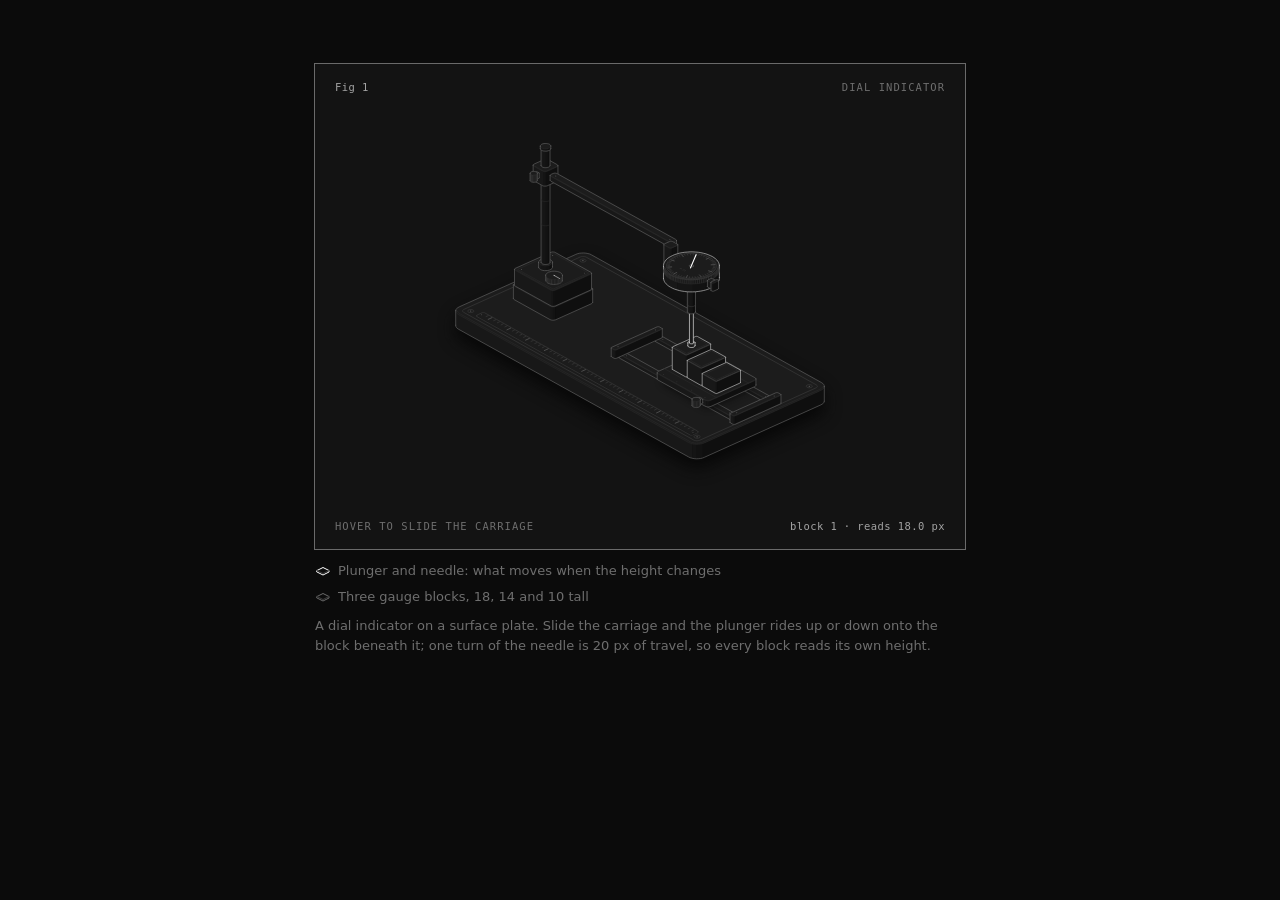
<file: .claude/skills/anatomy/examples/dial-indicator/dial-indicator.html>
<!doctype html><html lang="en"><head><meta charset="utf-8"><meta name="viewport" content="width=device-width, initial-scale=1"><title>Dial indicator</title><style>
.iso{
  --anatomy-page:#0b0b0b;--anatomy-card:#131313;--anatomy-text:#a3a3a3;--anatomy-strong:#e6e6e6;--anatomy-muted:#6e6e6e;
  --anatomy-paper:#131313;--anatomy-face:#1b1b1b;--anatomy-top:#1c1c1c;
  --anatomy-shade-0:#0f0f0f;--anatomy-shade-1:#121212;--anatomy-shade-2:#151515;--anatomy-shade-3:#181818;
  --anatomy-lit-top:#262626;--anatomy-lit-shade:#1d1d1d;
  --anatomy-hi:#d4d4d4;--anatomy-mid:#6a6a6a;--anatomy-lo:#3e3e3e;--anatomy-faint:#2a2a2a;--anatomy-lit:#ffffff;
  --anatomy-halo:#050505;--anatomy-halo-opacity:.9;--anatomy-dot:#e6e6e6;
  --anatomy-red:#ff6b6b;--anatomy-green:#6be0a0;--anatomy-blue:#6b9bff;
  --anatomy-weight:.6px;--anatomy-ease:cubic-bezier(.32,.72,0,1);
  --anatomy-mono:ui-monospace,"SF Mono",Menlo,Consolas,monospace;
  --anatomy-lift:inset 0 1px 0 0 #ffffff0a,inset 0 0 0 1px #ffffff06,0 0 0 1px #00000026,0 1px 1px -.5px #00000014,0 3px 3px -1.5px #00000014,0 6px 6px -3px #00000014,0 12px 12px -6px #00000014;
}
.iso[data-theme="light"]{
  --anatomy-page:#f2f2ef;--anatomy-card:#fbfbfa;--anatomy-text:#57575a;--anatomy-strong:#18181a;--anatomy-muted:#8c8c90;
  --anatomy-paper:#fbfbfa;--anatomy-face:#ffffff;--anatomy-top:#ffffff;
  --anatomy-shade-0:#dcdcd9;--anatomy-shade-1:#e5e5e2;--anatomy-shade-2:#ededea;--anatomy-shade-3:#f4f4f1;
  --anatomy-lit-top:#ffffff;--anatomy-lit-shade:#eeeeeb;
  --anatomy-hi:#26262a;--anatomy-mid:#8a8a8f;--anatomy-lo:#b4b4b8;--anatomy-faint:#d4d4d6;--anatomy-lit:#000000;
  --anatomy-halo:#8a8a80;--anatomy-halo-opacity:.32;--anatomy-dot:#3a3a3e;
  --anatomy-red:#e5484d;--anatomy-green:#30a46c;--anatomy-blue:#3e63dd;
  --anatomy-lift:inset 0 1px 0 0 #ffffff,0 0 0 1px #0000000f,0 1px 1px -.5px #0000000a,0 3px 3px -1.5px #0000000a,0 6px 6px -3px #0000000a,0 12px 12px -6px #0000000a;
}
.iso-svg{display:block;width:100%;height:auto;overflow:visible}
.iso-svg path,.iso-svg circle{vector-effect:non-scaling-stroke}
.iso-fill{fill:var(--anatomy-paper);stroke:none}
.iso-solid[data-lit]>.iso-fill{fill:var(--anatomy-face)}
.iso-shade,.iso-top{stroke:none}
.iso-shade[data-shade="0"]{fill:var(--anatomy-shade-0)}
.iso-shade[data-shade="1"]{fill:var(--anatomy-shade-1)}
.iso-shade[data-shade="2"]{fill:var(--anatomy-shade-2)}
.iso-shade[data-shade="3"]{fill:var(--anatomy-shade-3)}
.iso-top{fill:var(--anatomy-top)}
.iso-solid[data-lit]>.iso-top{fill:var(--anatomy-lit-top)}
.iso-solid[data-lit]>.iso-shade{fill:var(--anatomy-lit-shade)}
.iso-solid[data-seamless]>.iso-shade,.iso-solid[data-seamless]>.iso-top{stroke-width:.4;stroke-linejoin:round}
.iso-solid[data-seamless]>.iso-shade[data-shade="0"]{stroke:var(--anatomy-shade-0)}
.iso-solid[data-seamless]>.iso-shade[data-shade="1"]{stroke:var(--anatomy-shade-1)}
.iso-solid[data-seamless]>.iso-shade[data-shade="2"]{stroke:var(--anatomy-shade-2)}
.iso-solid[data-seamless]>.iso-shade[data-shade="3"]{stroke:var(--anatomy-shade-3)}
.iso-solid[data-seamless]>.iso-top{stroke:var(--anatomy-top)}
.iso-solid[data-seamless][data-lit]>.iso-top{stroke:var(--anatomy-lit-top)}
.iso-solid[data-seamless][data-lit]>.iso-shade{stroke:var(--anatomy-lit-shade)}
.iso-solid[data-lit]>.iso-edge{stroke:var(--anatomy-lit)}
.iso-halo{fill:var(--anatomy-halo);stroke:none;filter:blur(9px);opacity:var(--anatomy-halo-opacity);transform:translateY(3px)}
.iso-line{fill:none;stroke:var(--anatomy-lo);stroke-width:var(--anatomy-weight);stroke-linecap:round;stroke-linejoin:round}
.iso-line[data-tone="hi"]{stroke:var(--anatomy-hi)}
.iso-line[data-tone="mid"]{stroke:var(--anatomy-mid)}
.iso-line[data-tone="lo"]{stroke:var(--anatomy-lo)}
.iso-line[data-tone="faint"]{stroke:var(--anatomy-faint)}
.iso-line[data-tone="lit"]{stroke:var(--anatomy-lit)}
.iso-line[data-tone="red"]{stroke:var(--anatomy-red)}
.iso-line[data-tone="green"]{stroke:var(--anatomy-green)}
.iso-line[data-tone="blue"]{stroke:var(--anatomy-blue)}
.iso-line[data-dotted]{stroke-dasharray:.01 3.5;stroke-width:1}
.iso-line[data-dashed]{stroke-dasharray:3 3}
.iso-line[data-flow]{stroke-dasharray:2 6}
.iso-wire-end{fill:var(--anatomy-paper);stroke:var(--anatomy-lo);stroke-width:var(--anatomy-weight)}
.iso-wire[data-tone="hi"] .iso-wire-end{stroke:var(--anatomy-hi)}
.iso-wire[data-tone="mid"] .iso-wire-end{stroke:var(--anatomy-mid)}
.iso-wire[data-tone="faint"] .iso-wire-end{stroke:var(--anatomy-faint)}
.iso-wire[data-tone="lit"] .iso-wire-end{stroke:var(--anatomy-lit)}
.iso-dots circle{fill:var(--anatomy-dot);stroke:none;opacity:.32}
.iso-dots[data-tone="hi"] circle{opacity:.85}
.iso-dots[data-tone="mid"] circle{opacity:.45}
.iso-dots[data-tone="lo"] circle{opacity:.22}
.iso-dots[data-tone="faint"] circle{opacity:.12}
.iso-face-text{fill:var(--anatomy-mid);font-family:var(--anatomy-mono);letter-spacing:.04em}
.iso-face-text[data-tone="hi"]{fill:var(--anatomy-hi)}
.iso-face-text[data-tone="lo"]{fill:var(--anatomy-lo)}
.iso-face-text[data-tone="faint"]{fill:var(--anatomy-faint)}
.tb-body{fill:var(--anatomy-shade-2);stroke:none}
.tb-shine{fill:var(--anatomy-top);stroke:none}
.tb-shade{fill:var(--anatomy-shade-0);stroke:none}
.tb-ring{fill:none;stroke:var(--anatomy-lo);stroke-width:.45;stroke-linecap:butt;stroke-linejoin:round}
.tb-ring[data-tone="mid"]{stroke:var(--anatomy-mid)}
.tb-ring[data-tone="faint"]{stroke:var(--anatomy-faint)}
.tb-ring[data-tone="hi"]{stroke:var(--anatomy-hi)}
@keyframes iso-flow{to{stroke-dashoffset:-32}}
@keyframes iso-pulse{0%,100%{opacity:.18}12%{opacity:1}40%{opacity:.18}}
.iso-line[data-flow]{animation:iso-flow 1600ms linear infinite}
.iso-dots circle[data-pulse]{animation:iso-pulse 1600ms steps(1,end) infinite;animation-delay:var(--pulse-at,0ms)}
.iso-figure{margin:32px 0 36px}
.iso-plate{position:relative;padding:52px 24px;border-radius:0;background:var(--anatomy-card);box-shadow:0 0 0 1px var(--anatomy-mid);--anatomy-paper:var(--anatomy-card)}
.iso-plate-corners{position:absolute;inset:18px 20px;pointer-events:none}
.iso-plate-corner{position:absolute;color:var(--anatomy-muted);font-family:var(--anatomy-mono);font-size:10.5px;line-height:1;letter-spacing:.04em;white-space:nowrap}
.iso-plate-corner[data-corner="fig"]{top:0;left:0;color:var(--anatomy-text)}
.iso-plate-corner[data-corner="title"]{top:0;right:0;text-transform:uppercase;letter-spacing:.1em}
.iso-plate-corner[data-corner="hint"]{bottom:0;left:0;text-transform:uppercase;letter-spacing:.1em}
.iso-plate-corner[data-corner="readout"]{right:0;bottom:0;color:var(--anatomy-text);font-variant-numeric:tabular-nums}
.iso-plate .iso-svg{margin:0 auto}
.iso-legend{display:grid;gap:8px;margin-top:12px;color:var(--anatomy-muted);font-size:13px;line-height:1.55}
.iso-keys{display:flex;flex-wrap:wrap;gap:6px 18px}
.iso-key{display:inline-flex;align-items:center;gap:7px}
.iso-swatch{width:16px;height:10px;flex:none;overflow:visible}
.iso-swatch path{fill:none;stroke:var(--anatomy-hi);stroke-width:1;vector-effect:non-scaling-stroke;stroke-linejoin:round;stroke-linecap:round}
.iso-swatch[data-mark="raised"] path,.iso-swatch[data-mark="flat"] path{stroke:var(--anatomy-mid)}
.iso-swatch[data-mark="lit"] path{stroke:var(--anatomy-lit)}
.iso-swatch[data-mark="dim"] path{stroke:var(--anatomy-lo)}
.iso-swatch[data-mark="dotted"] path{stroke-dasharray:.01 3;stroke-width:1.4}
.iso-swatch[data-mark="dashed"] path{stroke-dasharray:3 2.5}
.iso-swatch[data-mark="red"] path{stroke:var(--anatomy-red)}
.iso-swatch[data-mark="green"] path{stroke:var(--anatomy-green)}
.iso-swatch[data-mark="blue"] path{stroke:var(--anatomy-blue)}
.iso-swatch-crease{stroke:var(--anatomy-lo)!important}
@media (max-width:560px){.iso-plate{padding:48px 12px 70px}.iso-plate-corner[data-corner="hint"]{bottom:18px}}
@media (prefers-reduced-motion:reduce){.iso-line[data-flow],.iso-dots circle[data-pulse]{animation:none}}

*{box-sizing:border-box}
html{color-scheme:dark}
body[data-theme="light"]{color-scheme:light}
body{margin:0;background:var(--anatomy-page);color:var(--anatomy-text);font:14px/1.6 ui-sans-serif,system-ui,-apple-system,"Segoe UI",sans-serif;-webkit-font-smoothing:antialiased}
.iso-page{width:min(650px,100% - 32px);margin:64px auto 96px}
</style></head><body class="iso" data-theme="dark"><main class="iso-page"><figure class="iso-figure"><div class="iso-plate"><div class="iso-plate-corners" aria-hidden="true"><span class="iso-plate-corner" data-corner="fig">Fig 1</span><span class="iso-plate-corner" data-corner="title">Dial indicator</span><span class="iso-plate-corner" data-corner="hint">Hover to slide the carriage</span><span class="iso-plate-corner" data-corner="readout" data-readout>block 1 · reads 18.0 px</span></div><div class="iso-stage" tabindex="0" role="slider" aria-label="Dial indicator: arrow keys move the carriage from block to block" aria-valuemin="0" aria-valuemax="18" aria-valuenow="18"><svg xmlns="http://www.w3.org/2000/svg" class="iso-svg" viewBox="0 0 600 380" role="img" aria-label="A dial indicator on a surface plate. A magnetic base holds a post and an arm; the arm carries a dial whose plunger rests on three gauge blocks, 18, 14 and 10 tall, on a carriage that slides along two rails. Wherever the carriage stops, the plunger rises to the block under it and the needle turns by the same amount."><path class="iso-halo" d="M116.3 200L116.6 199L117.3 197.9L118.5 197L119.9 196.2L235.9 144L237.6 143.3L239.6 142.9L241.7 142.6L243.9 142.6L246.1 142.7L248.1 143.1L250 143.7L251.6 144.4L480.9 271.7L482.2 272.6L483.1 273.6L483.6 274.7L483.7 275.8L483.7 290.2L483.4 291.3L482.7 292.3L481.5 293.3L480.1 294.1L364.1 346.3L362.4 346.9L360.4 347.4L358.3 347.6L356.1 347.7L353.9 347.5L351.9 347.2L350 346.6L348.4 345.9L119.1 218.5L117.8 217.7L116.9 216.7L116.4 215.6L116.3 214.5Z"/><g class="iso-solid"><path class="iso-fill" d="M232.1 174.7L232.3 173.7L232.9 172.6L233.9 171.6L235.4 170.8L237.1 170.2L239.1 169.8L241.3 169.6L243.5 169.6L245.6 169.9L247.5 170.5L249.1 171.2L250.4 172.1L251.2 173.1L251.6 174.2L251.6 176.1L251.5 177.2L250.9 178.2L249.9 179.2L248.4 180L246.6 180.6L244.6 181.1L242.5 181.2L240.3 181.2L238.2 180.9L236.3 180.4L234.6 179.6L233.4 178.8L232.5 177.7L232.1 176.7Z"/><path class="iso-shade" data-shade="0" d="M248.4 180L246.6 180.6L246.6 178.7L248.4 178.1ZM251.6 176.1L251.5 177.2L251.5 175.2L251.6 174.2ZM251.5 177.2L250.9 178.2L250.9 176.3L251.5 175.2ZM250.9 178.2L249.9 179.2L249.9 177.3L250.9 176.3ZM249.9 179.2L248.4 180L248.4 178.1L249.9 177.3Z"/><path class="iso-shade" data-shade="1" d="M246.6 180.6L244.6 181.1L244.6 179.1L246.6 178.7ZM244.6 181.1L242.5 181.2L242.5 179.3L244.6 179.1Z"/><path class="iso-shade" data-shade="2" d="M242.5 181.2L240.3 181.2L240.3 179.3L242.5 179.3ZM240.3 181.2L238.2 180.9L238.2 179L240.3 179.3ZM238.2 180.9L236.3 180.4L236.3 178.4L238.2 179Z"/><path class="iso-shade" data-shade="3" d="M236.3 180.4L234.6 179.6L234.6 177.7L236.3 178.4ZM234.6 179.6L233.4 178.8L233.4 176.8L234.6 177.7ZM233.4 178.8L232.5 177.7L232.5 175.8L233.4 176.8ZM232.5 177.7L232.1 176.7L232.1 174.7L232.5 175.8Z"/><path class="iso-top" d="M248.4 178.1L246.6 178.7L244.6 179.1L242.5 179.3L240.3 179.3L238.2 179L236.3 178.4L234.6 177.7L233.4 176.8L232.5 175.8L232.1 174.7L232.3 173.7L232.9 172.6L233.9 171.6L235.4 170.8L237.1 170.2L239.1 169.8L241.3 169.6L243.5 169.6L245.6 169.9L247.5 170.5L249.1 171.2L250.4 172.1L251.2 173.1L251.6 174.2L251.5 175.2L250.9 176.3L249.9 177.3Z"/><path class="iso-line iso-crease" data-tone="faint" d="M251.6 174.2L251.5 175.2L250.9 176.3L249.9 177.3L248.4 178.1L246.6 178.7L244.6 179.1L242.5 179.3L240.3 179.3L238.2 179L236.3 178.4L234.6 177.7L233.4 176.8L232.5 175.8L232.1 174.7"/><path class="iso-line iso-edge" data-tone="lo" d="M232.1 174.7L232.3 173.7L232.9 172.6L233.9 171.6L235.4 170.8L237.1 170.2L239.1 169.8L241.3 169.6L243.5 169.6L245.6 169.9L247.5 170.5L249.1 171.2L250.4 172.1L251.2 173.1L251.6 174.2M251.6 176.1L251.5 177.2L250.9 178.2L249.9 179.2L248.4 180L246.6 180.6L244.6 181.1L242.5 181.2L240.3 181.2L238.2 180.9L236.3 180.4L234.6 179.6L233.4 178.8L232.5 177.7L232.1 176.7M232.1 174.7L232.1 176.7M251.6 174.2L251.6 176.1"/></g><g class="iso-solid"><path class="iso-fill" d="M234.4 170.6L234.5 169.7L234.9 168.9L235.7 168.2L236.8 167.6L238.2 167.1L239.8 166.7L241.4 166.6L243.1 166.6L244.7 166.9L246.2 167.3L247.5 167.8L248.5 168.5L249.1 169.3L249.4 170.1L249.4 174.2L249.3 175.1L248.8 175.9L248 176.6L246.9 177.2L245.5 177.7L244 178.1L242.3 178.2L240.6 178.2L239 177.9L237.6 177.5L236.3 177L235.3 176.3L234.7 175.5L234.4 174.7Z"/><path class="iso-shade" data-shade="0" d="M246.9 177.2L245.5 177.7L245.5 173.6L246.9 173.1ZM249.4 174.2L249.3 175.1L249.3 171L249.4 170.1ZM249.3 175.1L248.8 175.9L248.8 171.8L249.3 171ZM248.8 175.9L248 176.6L248 172.5L248.8 171.8ZM248 176.6L246.9 177.2L246.9 173.1L248 172.5Z"/><path class="iso-shade" data-shade="1" d="M245.5 177.7L244 178.1L244 174L245.5 173.6ZM244 178.1L242.3 178.2L242.3 174.1L244 174Z"/><path class="iso-shade" data-shade="2" d="M242.3 178.2L240.6 178.2L240.6 174.1L242.3 174.1ZM240.6 178.2L239 177.9L239 173.8L240.6 174.1ZM239 177.9L237.6 177.5L237.6 173.4L239 173.8Z"/><path class="iso-shade" data-shade="3" d="M237.6 177.5L236.3 177L236.3 172.9L237.6 173.4ZM236.3 177L235.3 176.3L235.3 172.2L236.3 172.9ZM235.3 176.3L234.7 175.5L234.7 171.4L235.3 172.2ZM234.7 175.5L234.4 174.7L234.4 170.6L234.7 171.4Z"/><path class="iso-top" d="M246.9 173.1L245.5 173.6L244 174L242.3 174.1L240.6 174.1L239 173.8L237.6 173.4L236.3 172.9L235.3 172.2L234.7 171.4L234.4 170.6L234.5 169.7L234.9 168.9L235.7 168.2L236.8 167.6L238.2 167.1L239.8 166.7L241.4 166.6L243.1 166.6L244.7 166.9L246.2 167.3L247.5 167.8L248.5 168.5L249.1 169.3L249.4 170.1L249.3 171L248.8 171.8L248 172.5Z"/><path class="iso-line iso-crease" data-tone="faint" d="M249.4 170.1L249.3 171L248.8 171.8L248 172.5L246.9 173.1L245.5 173.6L244 174L242.3 174.1L240.6 174.1L239 173.8L237.6 173.4L236.3 172.9L235.3 172.2L234.7 171.4L234.4 170.6"/><path class="iso-line iso-edge" data-tone="mid" d="M234.4 170.6L234.5 169.7L234.9 168.9L235.7 168.2L236.8 167.6L238.2 167.1L239.8 166.7L241.4 166.6L243.1 166.6L244.7 166.9L246.2 167.3L247.5 167.8L248.5 168.5L249.1 169.3L249.4 170.1M249.4 174.2L249.3 175.1L248.8 175.9L248 176.6L246.9 177.2L245.5 177.7L244 178.1L242.3 178.2L240.6 178.2L239 177.9L237.6 177.5L236.3 177L235.3 176.3L234.7 175.5L234.4 174.7M234.4 170.6L234.4 174.7M249.4 170.1L249.4 174.2"/></g><g class="iso-solid"><path class="iso-fill" d="M145.2 213.9L145.3 212.8L145.9 211.7L147 210.8L148.4 210L150.2 209.3L152.2 208.9L154.3 208.7L156.5 208.8L158.6 209.1L160.5 209.6L162.2 210.3L163.4 211.2L164.3 212.2L164.7 213.3L164.7 215.2L164.5 216.3L163.9 217.4L162.9 218.3L161.5 219.1L159.7 219.8L157.7 220.2L155.5 220.4L153.3 220.3L151.2 220L149.3 219.5L147.7 218.8L146.4 217.9L145.6 216.9L145.2 215.8Z"/><path class="iso-shade" data-shade="0" d="M161.5 219.1L159.7 219.8L159.7 217.9L161.5 217.2ZM164.7 215.2L164.5 216.3L164.5 214.4L164.7 213.3ZM164.5 216.3L163.9 217.4L163.9 215.4L164.5 214.4ZM163.9 217.4L162.9 218.3L162.9 216.4L163.9 215.4ZM162.9 218.3L161.5 219.1L161.5 217.2L162.9 216.4Z"/><path class="iso-shade" data-shade="1" d="M159.7 219.8L157.7 220.2L157.7 218.3L159.7 217.9ZM157.7 220.2L155.5 220.4L155.5 218.5L157.7 218.3Z"/><path class="iso-shade" data-shade="2" d="M155.5 220.4L153.3 220.3L153.3 218.4L155.5 218.5ZM153.3 220.3L151.2 220L151.2 218.1L153.3 218.4ZM151.2 220L149.3 219.5L149.3 217.6L151.2 218.1Z"/><path class="iso-shade" data-shade="3" d="M149.3 219.5L147.7 218.8L147.7 216.9L149.3 217.6ZM147.7 218.8L146.4 217.9L146.4 216L147.7 216.9ZM146.4 217.9L145.6 216.9L145.6 215L146.4 216ZM145.6 216.9L145.2 215.8L145.2 213.9L145.6 215Z"/><path class="iso-top" d="M161.5 217.2L159.7 217.9L157.7 218.3L155.5 218.5L153.3 218.4L151.2 218.1L149.3 217.6L147.7 216.9L146.4 216L145.6 215L145.2 213.9L145.3 212.8L145.9 211.7L147 210.8L148.4 210L150.2 209.3L152.2 208.9L154.3 208.7L156.5 208.8L158.6 209.1L160.5 209.6L162.2 210.3L163.4 211.2L164.3 212.2L164.7 213.3L164.5 214.4L163.9 215.4L162.9 216.4Z"/><path class="iso-line iso-crease" data-tone="faint" d="M164.7 213.3L164.5 214.4L163.9 215.4L162.9 216.4L161.5 217.2L159.7 217.9L157.7 218.3L155.5 218.5L153.3 218.4L151.2 218.1L149.3 217.6L147.7 216.9L146.4 216L145.6 215L145.2 213.9"/><path class="iso-line iso-edge" data-tone="lo" d="M145.2 213.9L145.3 212.8L145.9 211.7L147 210.8L148.4 210L150.2 209.3L152.2 208.9L154.3 208.7L156.5 208.8L158.6 209.1L160.5 209.6L162.2 210.3L163.4 211.2L164.3 212.2L164.7 213.3M164.7 215.2L164.5 216.3L163.9 217.4L162.9 218.3L161.5 219.1L159.7 219.8L157.7 220.2L155.5 220.4L153.3 220.3L151.2 220L149.3 219.5L147.7 218.8L146.4 217.9L145.6 216.9L145.2 215.8M145.2 213.9L145.2 215.8M164.7 213.3L164.7 215.2"/></g><g class="iso-solid"><path class="iso-fill" d="M147.4 209.7L147.5 208.9L148 208.1L148.8 207.3L149.9 206.7L151.3 206.2L152.8 205.9L154.5 205.7L156.2 205.8L157.8 206L159.3 206.4L160.5 207L161.5 207.7L162.1 208.4L162.4 209.3L162.4 213.4L162.3 214.2L161.9 215L161.1 215.8L160 216.4L158.6 216.9L157 217.2L155.4 217.4L153.7 217.3L152.1 217.1L150.6 216.7L149.3 216.1L148.4 215.4L147.7 214.7L147.4 213.8Z"/><path class="iso-shade" data-shade="0" d="M160 216.4L158.6 216.9L158.6 212.8L160 212.3ZM162.4 213.4L162.3 214.2L162.3 210.1L162.4 209.3ZM162.3 214.2L161.9 215L161.9 210.9L162.3 210.1ZM161.9 215L161.1 215.8L161.1 211.7L161.9 210.9ZM161.1 215.8L160 216.4L160 212.3L161.1 211.7Z"/><path class="iso-shade" data-shade="1" d="M158.6 216.9L157 217.2L157 213.1L158.6 212.8ZM157 217.2L155.4 217.4L155.4 213.2L157 213.1Z"/><path class="iso-shade" data-shade="2" d="M155.4 217.4L153.7 217.3L153.7 213.2L155.4 213.2ZM153.7 217.3L152.1 217.1L152.1 213L153.7 213.2ZM152.1 217.1L150.6 216.7L150.6 212.6L152.1 213Z"/><path class="iso-shade" data-shade="3" d="M150.6 216.7L149.3 216.1L149.3 212L150.6 212.6ZM149.3 216.1L148.4 215.4L148.4 211.3L149.3 212ZM148.4 215.4L147.7 214.7L147.7 210.5L148.4 211.3ZM147.7 214.7L147.4 213.8L147.4 209.7L147.7 210.5Z"/><path class="iso-top" d="M160 212.3L158.6 212.8L157 213.1L155.4 213.2L153.7 213.2L152.1 213L150.6 212.6L149.3 212L148.4 211.3L147.7 210.5L147.4 209.7L147.5 208.9L148 208.1L148.8 207.3L149.9 206.7L151.3 206.2L152.8 205.9L154.5 205.7L156.2 205.8L157.8 206L159.3 206.4L160.5 207L161.5 207.7L162.1 208.4L162.4 209.3L162.3 210.1L161.9 210.9L161.1 211.7Z"/><path class="iso-line iso-crease" data-tone="faint" d="M162.4 209.3L162.3 210.1L161.9 210.9L161.1 211.7L160 212.3L158.6 212.8L157 213.1L155.4 213.2L153.7 213.2L152.1 213L150.6 212.6L149.3 212L148.4 211.3L147.7 210.5L147.4 209.7"/><path class="iso-line iso-edge" data-tone="mid" d="M147.4 209.7L147.5 208.9L148 208.1L148.8 207.3L149.9 206.7L151.3 206.2L152.8 205.9L154.5 205.7L156.2 205.8L157.8 206L159.3 206.4L160.5 207L161.5 207.7L162.1 208.4L162.4 209.3M162.4 213.4L162.3 214.2L161.9 215L161.1 215.8L160 216.4L158.6 216.9L157 217.2L155.4 217.4L153.7 217.3L152.1 217.1L150.6 216.7L149.3 216.1L148.4 215.4L147.7 214.7L147.4 213.8M147.4 209.7L147.4 213.8M162.4 209.3L162.4 213.4"/></g><g class="iso-solid"><path class="iso-fill" d="M435.3 287.6L435.5 286.5L436.1 285.4L437.1 284.5L438.5 283.7L440.3 283L442.3 282.6L444.5 282.4L446.7 282.5L448.8 282.8L450.7 283.3L452.3 284L453.6 284.9L454.4 285.9L454.8 287L454.8 288.9L454.7 290L454.1 291.1L453 292L451.6 292.8L449.8 293.5L447.8 293.9L445.7 294.1L443.5 294L441.4 293.7L439.5 293.2L437.8 292.5L436.6 291.6L435.7 290.6L435.3 289.5Z"/><path class="iso-shade" data-shade="0" d="M451.6 292.8L449.8 293.5L449.8 291.5L451.6 290.9ZM454.8 288.9L454.7 290L454.7 288.1L454.8 287ZM454.7 290L454.1 291.1L454.1 289.1L454.7 288.1ZM454.1 291.1L453 292L453 290.1L454.1 289.1ZM453 292L451.6 292.8L451.6 290.9L453 290.1Z"/><path class="iso-shade" data-shade="1" d="M449.8 293.5L447.8 293.9L447.8 292L449.8 291.5ZM447.8 293.9L445.7 294.1L445.7 292.1L447.8 292Z"/><path class="iso-shade" data-shade="2" d="M445.7 294.1L443.5 294L443.5 292.1L445.7 292.1ZM443.5 294L441.4 293.7L441.4 291.8L443.5 292.1ZM441.4 293.7L439.5 293.2L439.5 291.3L441.4 291.8Z"/><path class="iso-shade" data-shade="3" d="M439.5 293.2L437.8 292.5L437.8 290.5L439.5 291.3ZM437.8 292.5L436.6 291.6L436.6 289.7L437.8 290.5ZM436.6 291.6L435.7 290.6L435.7 288.7L436.6 289.7ZM435.7 290.6L435.3 289.5L435.3 287.6L435.7 288.7Z"/><path class="iso-top" d="M451.6 290.9L449.8 291.5L447.8 292L445.7 292.1L443.5 292.1L441.4 291.8L439.5 291.3L437.8 290.5L436.6 289.7L435.7 288.7L435.3 287.6L435.5 286.5L436.1 285.4L437.1 284.5L438.5 283.7L440.3 283L442.3 282.6L444.5 282.4L446.7 282.5L448.8 282.8L450.7 283.3L452.3 284L453.6 284.9L454.4 285.9L454.8 287L454.7 288.1L454.1 289.1L453 290.1Z"/><path class="iso-line iso-crease" data-tone="faint" d="M454.8 287L454.7 288.1L454.1 289.1L453 290.1L451.6 290.9L449.8 291.5L447.8 292L445.7 292.1L443.5 292.1L441.4 291.8L439.5 291.3L437.8 290.5L436.6 289.7L435.7 288.7L435.3 287.6"/><path class="iso-line iso-edge" data-tone="lo" d="M435.3 287.6L435.5 286.5L436.1 285.4L437.1 284.5L438.5 283.7L440.3 283L442.3 282.6L444.5 282.4L446.7 282.5L448.8 282.8L450.7 283.3L452.3 284L453.6 284.9L454.4 285.9L454.8 287M454.8 288.9L454.7 290L454.1 291.1L453 292L451.6 292.8L449.8 293.5L447.8 293.9L445.7 294.1L443.5 294L441.4 293.7L439.5 293.2L437.8 292.5L436.6 291.6L435.7 290.6L435.3 289.5M435.3 287.6L435.3 289.5M454.8 287L454.8 288.9"/></g><g class="iso-solid"><path class="iso-fill" d="M437.6 283.4L437.7 282.6L438.1 281.8L438.9 281L440 280.4L441.4 279.9L443 279.6L444.6 279.4L446.3 279.5L447.9 279.7L449.4 280.1L450.7 280.7L451.6 281.4L452.3 282.1L452.6 283L452.6 287.1L452.5 287.9L452 288.7L451.2 289.4L450.1 290.1L448.7 290.6L447.2 290.9L445.5 291L443.8 291L442.2 290.8L440.7 290.4L439.5 289.8L438.5 289.1L437.9 288.3L437.6 287.5Z"/><path class="iso-shade" data-shade="0" d="M450.1 290.1L448.7 290.6L448.7 286.5L450.1 286ZM452.6 287.1L452.5 287.9L452.5 283.8L452.6 283ZM452.5 287.9L452 288.7L452 284.6L452.5 283.8ZM452 288.7L451.2 289.4L451.2 285.3L452 284.6ZM451.2 289.4L450.1 290.1L450.1 286L451.2 285.3Z"/><path class="iso-shade" data-shade="1" d="M448.7 290.6L447.2 290.9L447.2 286.8L448.7 286.5ZM447.2 290.9L445.5 291L445.5 286.9L447.2 286.8Z"/><path class="iso-shade" data-shade="2" d="M445.5 291L443.8 291L443.8 286.9L445.5 286.9ZM443.8 291L442.2 290.8L442.2 286.7L443.8 286.9ZM442.2 290.8L440.7 290.4L440.7 286.3L442.2 286.7Z"/><path class="iso-shade" data-shade="3" d="M440.7 290.4L439.5 289.8L439.5 285.7L440.7 286.3ZM439.5 289.8L438.5 289.1L438.5 285L439.5 285.7ZM438.5 289.1L437.9 288.3L437.9 284.2L438.5 285ZM437.9 288.3L437.6 287.5L437.6 283.4L437.9 284.2Z"/><path class="iso-top" d="M450.1 286L448.7 286.5L447.2 286.8L445.5 286.9L443.8 286.9L442.2 286.7L440.7 286.3L439.5 285.7L438.5 285L437.9 284.2L437.6 283.4L437.7 282.6L438.1 281.8L438.9 281L440 280.4L441.4 279.9L443 279.6L444.6 279.4L446.3 279.5L447.9 279.7L449.4 280.1L450.7 280.7L451.6 281.4L452.3 282.1L452.6 283L452.5 283.8L452 284.6L451.2 285.3Z"/><path class="iso-line iso-crease" data-tone="faint" d="M452.6 283L452.5 283.8L452 284.6L451.2 285.3L450.1 286L448.7 286.5L447.2 286.8L445.5 286.9L443.8 286.9L442.2 286.7L440.7 286.3L439.5 285.7L438.5 285L437.9 284.2L437.6 283.4"/><path class="iso-line iso-edge" data-tone="mid" d="M437.6 283.4L437.7 282.6L438.1 281.8L438.9 281L440 280.4L441.4 279.9L443 279.6L444.6 279.4L446.3 279.5L447.9 279.7L449.4 280.1L450.7 280.7L451.6 281.4L452.3 282.1L452.6 283M452.6 287.1L452.5 287.9L452 288.7L451.2 289.4L450.1 290.1L448.7 290.6L447.2 290.9L445.5 291L443.8 291L442.2 290.8L440.7 290.4L439.5 289.8L438.5 289.1L437.9 288.3L437.6 287.5M437.6 283.4L437.6 287.5M452.6 283L452.6 287.1"/></g><g class="iso-solid"><path class="iso-fill" d="M348.4 326.7L348.5 325.6L349.1 324.6L350.1 323.6L351.6 322.8L353.4 322.2L355.4 321.8L357.5 321.6L359.7 321.6L361.8 321.9L363.7 322.4L365.4 323.2L366.6 324.1L367.5 325.1L367.9 326.1L367.9 328.1L367.7 329.2L367.1 330.2L366.1 331.2L364.6 332L362.9 332.6L360.9 333L358.7 333.2L356.5 333.2L354.4 332.9L352.5 332.3L350.9 331.6L349.6 330.7L348.8 329.7L348.4 328.7Z"/><path class="iso-shade" data-shade="0" d="M364.6 332L362.9 332.6L362.9 330.7L364.6 330.1ZM367.9 328.1L367.7 329.2L367.7 327.2L367.9 326.1ZM367.7 329.2L367.1 330.2L367.1 328.3L367.7 327.2ZM367.1 330.2L366.1 331.2L366.1 329.2L367.1 328.3ZM366.1 331.2L364.6 332L364.6 330.1L366.1 329.2Z"/><path class="iso-shade" data-shade="1" d="M362.9 332.6L360.9 333L360.9 331.1L362.9 330.7ZM360.9 333L358.7 333.2L358.7 331.3L360.9 331.1Z"/><path class="iso-shade" data-shade="2" d="M358.7 333.2L356.5 333.2L356.5 331.2L358.7 331.3ZM356.5 333.2L354.4 332.9L354.4 330.9L356.5 331.2ZM354.4 332.9L352.5 332.3L352.5 330.4L354.4 330.9Z"/><path class="iso-shade" data-shade="3" d="M352.5 332.3L350.9 331.6L350.9 329.7L352.5 330.4ZM350.9 331.6L349.6 330.7L349.6 328.8L350.9 329.7ZM349.6 330.7L348.8 329.7L348.8 327.8L349.6 328.8ZM348.8 329.7L348.4 328.7L348.4 326.7L348.8 327.8Z"/><path class="iso-top" d="M364.6 330.1L362.9 330.7L360.9 331.1L358.7 331.3L356.5 331.2L354.4 330.9L352.5 330.4L350.9 329.7L349.6 328.8L348.8 327.8L348.4 326.7L348.5 325.6L349.1 324.6L350.1 323.6L351.6 322.8L353.4 322.2L355.4 321.8L357.5 321.6L359.7 321.6L361.8 321.9L363.7 322.4L365.4 323.2L366.6 324.1L367.5 325.1L367.9 326.1L367.7 327.2L367.1 328.3L366.1 329.2Z"/><path class="iso-line iso-crease" data-tone="faint" d="M367.9 326.1L367.7 327.2L367.1 328.3L366.1 329.2L364.6 330.1L362.9 330.7L360.9 331.1L358.7 331.3L356.5 331.2L354.4 330.9L352.5 330.4L350.9 329.7L349.6 328.8L348.8 327.8L348.4 326.7"/><path class="iso-line iso-edge" data-tone="lo" d="M348.4 326.7L348.5 325.6L349.1 324.6L350.1 323.6L351.6 322.8L353.4 322.2L355.4 321.8L357.5 321.6L359.7 321.6L361.8 321.9L363.7 322.4L365.4 323.2L366.6 324.1L367.5 325.1L367.9 326.1M367.9 328.1L367.7 329.2L367.1 330.2L366.1 331.2L364.6 332L362.9 332.6L360.9 333L358.7 333.2L356.5 333.2L354.4 332.9L352.5 332.3L350.9 331.6L349.6 330.7L348.8 329.7L348.4 328.7M348.4 326.7L348.4 328.7M367.9 326.1L367.9 328.1"/></g><g class="iso-solid"><path class="iso-fill" d="M350.6 322.6L350.7 321.7L351.2 320.9L352 320.2L353.1 319.5L354.5 319L356 318.7L357.7 318.6L359.4 318.6L361 318.8L362.4 319.3L363.7 319.8L364.7 320.5L365.3 321.3L365.6 322.1L365.6 326.2L365.5 327L365.1 327.9L364.3 328.6L363.2 329.2L361.8 329.7L360.2 330L358.6 330.2L356.9 330.1L355.3 329.9L353.8 329.5L352.5 328.9L351.5 328.3L350.9 327.5L350.6 326.7Z"/><path class="iso-shade" data-shade="0" d="M363.2 329.2L361.8 329.7L361.8 325.6L363.2 325.1ZM365.6 326.2L365.5 327L365.5 322.9L365.6 322.1ZM365.5 327L365.1 327.9L365.1 323.8L365.5 322.9ZM365.1 327.9L364.3 328.6L364.3 324.5L365.1 323.8ZM364.3 328.6L363.2 329.2L363.2 325.1L364.3 324.5Z"/><path class="iso-shade" data-shade="1" d="M361.8 329.7L360.2 330L360.2 325.9L361.8 325.6ZM360.2 330L358.6 330.2L358.6 326.1L360.2 325.9Z"/><path class="iso-shade" data-shade="2" d="M358.6 330.2L356.9 330.1L356.9 326L358.6 326.1ZM356.9 330.1L355.3 329.9L355.3 325.8L356.9 326ZM355.3 329.9L353.8 329.5L353.8 325.4L355.3 325.8Z"/><path class="iso-shade" data-shade="3" d="M353.8 329.5L352.5 328.9L352.5 324.8L353.8 325.4ZM352.5 328.9L351.5 328.3L351.5 324.2L352.5 324.8ZM351.5 328.3L350.9 327.5L350.9 323.4L351.5 324.2ZM350.9 327.5L350.6 326.7L350.6 322.6L350.9 323.4Z"/><path class="iso-top" d="M363.2 325.1L361.8 325.6L360.2 325.9L358.6 326.1L356.9 326L355.3 325.8L353.8 325.4L352.5 324.8L351.5 324.2L350.9 323.4L350.6 322.6L350.7 321.7L351.2 320.9L352 320.2L353.1 319.5L354.5 319L356 318.7L357.7 318.6L359.4 318.6L361 318.8L362.4 319.3L363.7 319.8L364.7 320.5L365.3 321.3L365.6 322.1L365.5 322.9L365.1 323.8L364.3 324.5Z"/><path class="iso-line iso-crease" data-tone="faint" d="M365.6 322.1L365.5 322.9L365.1 323.8L364.3 324.5L363.2 325.1L361.8 325.6L360.2 325.9L358.6 326.1L356.9 326L355.3 325.8L353.8 325.4L352.5 324.8L351.5 324.2L350.9 323.4L350.6 322.6"/><path class="iso-line iso-edge" data-tone="mid" d="M350.6 322.6L350.7 321.7L351.2 320.9L352 320.2L353.1 319.5L354.5 319L356 318.7L357.7 318.6L359.4 318.6L361 318.8L362.4 319.3L363.7 319.8L364.7 320.5L365.3 321.3L365.6 322.1M365.6 326.2L365.5 327L365.1 327.9L364.3 328.6L363.2 329.2L361.8 329.7L360.2 330L358.6 330.2L356.9 330.1L355.3 329.9L353.8 329.5L352.5 328.9L351.5 328.3L350.9 327.5L350.6 326.7M350.6 322.6L350.6 326.7M365.6 322.1L365.6 326.2"/></g><g class="iso-solid"><path class="iso-fill" d="M116.3 194L116.6 192.9L117.3 191.9L118.5 191L119.9 190.2L235.9 138L237.6 137.3L239.6 136.8L241.7 136.6L243.9 136.5L246.1 136.7L248.1 137.1L250 137.6L251.6 138.4L480.9 265.7L482.2 266.6L483.1 267.6L483.6 268.6L483.7 269.7L483.7 284.2L483.4 285.3L482.7 286.3L481.5 287.2L480.1 288L364.1 340.2L362.4 340.9L360.4 341.4L358.3 341.6L356.1 341.7L353.9 341.5L351.9 341.1L350 340.6L348.4 339.8L119.1 212.5L117.8 211.6L116.9 210.6L116.4 209.6L116.3 208.5Z"/><path class="iso-shade" data-shade="0" d="M483.7 284.2L483.4 285.3L483.4 270.8L483.7 269.7ZM483.4 285.3L482.7 286.3L482.7 271.8L483.4 270.8ZM482.7 286.3L481.5 287.2L481.5 272.8L482.7 271.8ZM481.5 287.2L480.1 288L480.1 273.6L481.5 272.8ZM480.1 288L364.1 340.2L364.1 325.8L480.1 273.6ZM364.1 340.2L362.4 340.9L362.4 326.4L364.1 325.8Z"/><path class="iso-shade" data-shade="1" d="M362.4 340.9L360.4 341.4L360.4 326.9L362.4 326.4ZM360.4 341.4L358.3 341.6L358.3 327.1L360.4 326.9ZM358.3 341.6L356.1 341.7L356.1 327.2L358.3 327.1Z"/><path class="iso-shade" data-shade="2" d="M356.1 341.7L353.9 341.5L353.9 327L356.1 327.2ZM353.9 341.5L351.9 341.1L351.9 326.7L353.9 327Z"/><path class="iso-shade" data-shade="3" d="M351.9 341.1L350 340.6L350 326.1L351.9 326.7ZM350 340.6L348.4 339.8L348.4 325.4L350 326.1ZM348.4 339.8L119.1 212.5L119.1 198L348.4 325.4ZM119.1 212.5L117.8 211.6L117.8 197.1L119.1 198ZM117.8 211.6L116.9 210.6L116.9 196.2L117.8 197.1ZM116.9 210.6L116.4 209.6L116.4 195.1L116.9 196.2ZM116.4 209.6L116.3 208.5L116.3 194L116.4 195.1Z"/><path class="iso-top" d="M480.9 265.7L482.2 266.6L483.1 267.6L483.6 268.6L483.7 269.7L483.4 270.8L482.7 271.8L481.5 272.8L480.1 273.6L364.1 325.8L362.4 326.4L360.4 326.9L358.3 327.1L356.1 327.2L353.9 327L351.9 326.7L350 326.1L348.4 325.4L119.1 198L117.8 197.1L116.9 196.2L116.4 195.1L116.3 194L116.6 192.9L117.3 191.9L118.5 191L119.9 190.2L235.9 138L237.6 137.3L239.6 136.8L241.7 136.6L243.9 136.5L246.1 136.7L248.1 137.1L250 137.6L251.6 138.4Z"/><path class="iso-line iso-crease" data-tone="faint" d="M483.7 269.7L483.4 270.8L482.7 271.8L481.5 272.8L480.1 273.6L364.1 325.8L362.4 326.4L360.4 326.9L358.3 327.1L356.1 327.2L353.9 327L351.9 326.7L350 326.1L348.4 325.4L119.1 198L117.8 197.1L116.9 196.2L116.4 195.1L116.3 194"/><path class="iso-line iso-bevel" data-tone="faint" d="M483.7 269.7L481.3 270.5L480.7 271.3L479.8 272.1L478.5 272.8L362.7 324.9L361.2 325.5L359.7 325.8L358 326L356.2 326.1L354.5 325.9L352.8 325.6L351.3 325.2L350 324.6L120.8 197.3L119.7 196.6L119 195.8L118.6 194.9L116.3 194"/><path class="iso-line iso-edge" data-tone="mid" d="M116.3 194L116.6 192.9L117.3 191.9L118.5 191L119.9 190.2L235.9 138L237.6 137.3L239.6 136.8L241.7 136.6L243.9 136.5L246.1 136.7L248.1 137.1L250 137.6L251.6 138.4L480.9 265.7L482.2 266.6L483.1 267.6L483.6 268.6L483.7 269.7M483.7 284.2L483.4 285.3L482.7 286.3L481.5 287.2L480.1 288L364.1 340.2L362.4 340.9L360.4 341.4L358.3 341.6L356.1 341.7L353.9 341.5L351.9 341.1L350 340.6L348.4 339.8L119.1 212.5L117.8 211.6L116.9 210.6L116.4 209.6L116.3 208.5M483.7 269.7L483.7 284.2M116.3 194L116.3 208.5"/></g><path class="iso-line" data-tone="lo" d="M475.7 268L476.2 268.4L476.6 268.7L476.8 269.1L476.8 269.5L476.7 269.9L476.4 270.3L476 270.7L475.4 271L359.5 323.2L358.8 323.4L358.1 323.6L357.3 323.7L356.5 323.7L355.6 323.6L354.9 323.5L354.2 323.3L353.6 323L124.3 195.7L123.8 195.4L123.4 195L123.2 194.6L123.2 194.2L123.3 193.8L123.6 193.4L124 193L124.6 192.7L240.5 140.5L241.2 140.3L241.9 140.1L242.7 140L243.5 140L244.4 140.1L245.1 140.2L245.8 140.4L246.4 140.7Z"/><path class="iso-line" data-tone="lo" d="M245.2 145.2L244.1 145.5L243 145.6L241.8 145.5L240.8 145.1L240.2 144.6L240.1 144L240.4 143.4L241.1 142.9L242.1 142.6L243.3 142.5L244.4 142.7L245.4 143L246 143.6L246.2 144.1L245.9 144.7ZM470.7 270.5L469.7 270.8L468.5 270.9L467.4 270.7L466.4 270.3L465.8 269.8L465.6 269.2L465.9 268.7L466.6 268.2L467.7 267.9L468.8 267.8L470 267.9L471 268.3L471.6 268.8L471.7 269.4L471.4 270ZM133.4 195.5L132.3 195.8L131.2 195.9L130 195.8L129 195.4L128.4 194.9L128.3 194.3L128.6 193.7L129.3 193.3L130.3 193L131.5 192.9L132.6 193L133.6 193.4L134.2 193.9L134.4 194.5L134.1 195.1ZM358.9 320.8L357.9 321.1L356.7 321.2L355.6 321L354.6 320.7L354 320.2L353.8 319.6L354.1 319L354.8 318.5L355.9 318.2L357 318.1L358.2 318.3L359.2 318.6L359.8 319.1L359.9 319.7L359.6 320.3Z"/><g class="iso-dots" data-tone="mid"><circle cx="243.1" cy="144.1" r="0.5"/><circle cx="468.7" cy="269.3" r="0.5"/><circle cx="131.3" cy="194.4" r="0.5"/><circle cx="356.9" cy="319.7" r="0.5"/></g><g class="iso-solid"><path class="iso-fill" d="M137.3 198.9L137.3 198.6L137.7 198.3L142.9 196L143.6 195.8L144.3 195.8L144.9 196L357.4 314L357.7 314.3L357.7 315.1L357.7 315.4L357.3 315.7L352.1 318.1L351.5 318.2L350.8 318.2L350.2 318L137.6 200L137.3 199.7Z"/><path class="iso-shade" data-shade="0" d="M357.7 315.1L357.7 315.4L357.7 314.7L357.7 314.3ZM357.7 315.4L357.3 315.7L357.3 315L357.7 314.7ZM357.3 315.7L352.1 318.1L352.1 317.3L357.3 315Z"/><path class="iso-shade" data-shade="1" d="M352.1 318.1L351.5 318.2L351.5 317.5L352.1 317.3Z"/><path class="iso-shade" data-shade="2" d="M351.5 318.2L350.8 318.2L350.8 317.5L351.5 317.5Z"/><path class="iso-shade" data-shade="3" d="M350.8 318.2L350.2 318L350.2 317.3L350.8 317.5ZM350.2 318L137.6 200L137.6 199.3L350.2 317.3ZM137.6 200L137.3 199.7L137.3 198.9L137.6 199.3Z"/><path class="iso-top" d="M357.4 314L357.7 314.3L357.7 314.7L357.3 315L352.1 317.3L351.5 317.5L350.8 317.5L350.2 317.3L137.6 199.3L137.3 198.9L137.3 198.6L137.7 198.3L142.9 196L143.6 195.8L144.3 195.8L144.9 196Z"/><path class="iso-line iso-edge" data-tone="lo" d="M137.3 198.9L137.3 198.6L137.7 198.3L142.9 196L143.6 195.8L144.3 195.8L144.9 196L357.4 314L357.7 314.3M357.7 315.1L357.7 315.4L357.3 315.7L352.1 318.1L351.5 318.2L350.8 318.2L350.2 318L137.6 200L137.3 199.7M357.7 314.3L357.7 315.1M137.3 198.9L137.3 199.7"/></g><path class="iso-line" data-tone="lo" d="M148.7 199L146.6 199.9M156.2 203.1L154.1 204M159.9 205.2L157.8 206.1M163.6 207.2L161.6 208.2M167.4 209.3L165.3 210.2M174.8 213.5L172.7 214.4M178.5 215.5L176.5 216.5M182.3 217.6L180.2 218.5M186 219.7L183.9 220.6M193.5 223.8L191.4 224.7M197.2 225.9L195.1 226.8M200.9 228L198.8 228.9M204.6 230L202.6 231M212.1 234.2L210 235.1M215.8 236.2L213.8 237.2M219.6 238.3L217.5 239.2M223.3 240.4L221.2 241.3M230.7 244.5L228.7 245.4M234.5 246.6L232.4 247.5M238.2 248.7L236.1 249.6M241.9 250.7L239.9 251.7M249.4 254.9L247.3 255.8M253.1 256.9L251 257.9M256.8 259L254.8 259.9M260.6 261.1L258.5 262M268 265.2L266 266.1M271.8 267.3L269.7 268.2M275.5 269.4L273.4 270.3M279.2 271.4L277.1 272.4M286.7 275.6L284.6 276.5M290.4 277.6L288.3 278.6M294.1 279.7L292 280.6M297.8 281.8L295.8 282.7M305.3 285.9L303.2 286.9M309 288L307 288.9M312.8 290.1L310.7 291M316.5 292.1L314.4 293.1M323.9 296.3L321.9 297.2M327.7 298.3L325.6 299.3M331.4 300.4L329.3 301.3M335.1 302.5L333.1 303.4M342.6 306.6L340.5 307.6M346.3 308.7L344.2 309.6M350 310.8L348 311.7M353.8 312.8L351.7 313.8"/><path class="iso-line" data-tone="mid" d="M152.4 201L148.7 202.7M171.1 211.4L167.4 213.1M189.7 221.7L186 223.4M208.4 232.1L204.6 233.8M227 242.4L223.3 244.1M245.7 252.8L241.9 254.5M264.3 263.1L260.6 264.8M282.9 273.5L279.2 275.2M301.6 283.8L297.8 285.5M320.2 294.2L316.5 295.9M338.9 304.6L335.1 306.2"/><g class="iso-dots" data-tone="mid"><circle cx="142.2" cy="198.2" r="0.45"/><circle cx="352.8" cy="315.1" r="0.45"/></g><g class="iso-solid"><path class="iso-fill" d="M315.2 220.9L315.2 220.6L315.6 220.3L318.7 218.9L319.4 218.7L320.1 218.7L320.7 218.9L432.6 281L432.9 281.4L432.9 285L432.8 285.3L432.4 285.6L429.3 287L428.7 287.2L428 287.2L427.4 287L315.5 224.9L315.2 224.6Z"/><path class="iso-shade" data-shade="0" d="M432.9 285L432.8 285.3L432.8 281.7L432.9 281.4ZM432.8 285.3L432.4 285.6L432.4 282L432.8 281.7ZM432.4 285.6L429.3 287L429.3 283.4L432.4 282Z"/><path class="iso-shade" data-shade="1" d="M429.3 287L428.7 287.2L428.7 283.6L429.3 283.4Z"/><path class="iso-shade" data-shade="2" d="M428.7 287.2L428 287.2L428 283.6L428.7 283.6Z"/><path class="iso-shade" data-shade="3" d="M428 287.2L427.4 287L427.4 283.4L428 283.6ZM427.4 287L315.5 224.9L315.5 221.3L427.4 283.4ZM315.5 224.9L315.2 224.6L315.2 220.9L315.5 221.3Z"/><path class="iso-top" d="M432.6 281L432.9 281.4L432.8 281.7L432.4 282L429.3 283.4L428.7 283.6L428 283.6L427.4 283.4L315.5 221.3L315.2 220.9L315.2 220.6L315.6 220.3L318.7 218.9L319.4 218.7L320.1 218.7L320.7 218.9Z"/><path class="iso-line iso-crease" data-tone="faint" d="M432.9 281.4L432.8 281.7L432.4 282L429.3 283.4L428.7 283.6L428 283.6L427.4 283.4L315.5 221.3L315.2 220.9"/><path class="iso-line iso-bevel" data-tone="faint" d="M432.9 281.4L432.3 281.6L432 281.8L429 283.2L428.6 283.3L428.2 283.3L427.7 283.2L316 221.1L315.2 220.9"/><path class="iso-line iso-edge" data-tone="mid" d="M315.2 220.9L315.2 220.6L315.6 220.3L318.7 218.9L319.4 218.7L320.1 218.7L320.7 218.9L432.6 281L432.9 281.4M432.9 285L432.8 285.3L432.4 285.6L429.3 287L428.7 287.2L428 287.2L427.4 287L315.5 224.9L315.2 224.6M432.9 281.4L432.9 285M315.2 220.9L315.2 224.6"/></g><g class="iso-dots" data-tone="mid"><circle cx="322.8" cy="222.7" r="0.4"/><circle cx="425.3" cy="279.6" r="0.4"/></g><g class="iso-solid"><path class="iso-fill" d="M279 237.2L279 236.9L279.4 236.6L282.5 235.2L283.1 235L283.9 235L284.5 235.2L396.3 297.3L396.6 297.7L396.6 301.3L396.6 301.6L396.2 301.9L393.1 303.3L392.5 303.5L391.7 303.5L391.1 303.3L279.3 241.2L279 240.9Z"/><path class="iso-shade" data-shade="0" d="M396.6 301.3L396.6 301.6L396.6 298L396.6 297.7ZM396.6 301.6L396.2 301.9L396.2 298.3L396.6 298ZM396.2 301.9L393.1 303.3L393.1 299.7L396.2 298.3Z"/><path class="iso-shade" data-shade="1" d="M393.1 303.3L392.5 303.5L392.5 299.9L393.1 299.7Z"/><path class="iso-shade" data-shade="2" d="M392.5 303.5L391.7 303.5L391.7 299.9L392.5 299.9Z"/><path class="iso-shade" data-shade="3" d="M391.7 303.5L391.1 303.3L391.1 299.7L391.7 299.9ZM391.1 303.3L279.3 241.2L279.3 237.6L391.1 299.7ZM279.3 241.2L279 240.9L279 237.2L279.3 237.6Z"/><path class="iso-top" d="M396.3 297.3L396.6 297.7L396.6 298L396.2 298.3L393.1 299.7L392.5 299.9L391.7 299.9L391.1 299.7L279.3 237.6L279 237.2L279 236.9L279.4 236.6L282.5 235.2L283.1 235L283.9 235L284.5 235.2Z"/><path class="iso-line iso-crease" data-tone="faint" d="M396.6 297.7L396.6 298L396.2 298.3L393.1 299.7L392.5 299.9L391.7 299.9L391.1 299.7L279.3 237.6L279 237.2"/><path class="iso-line iso-bevel" data-tone="faint" d="M396.6 297.7L396.1 297.9L395.8 298.1L392.8 299.5L392.4 299.6L391.9 299.6L391.5 299.5L279.8 237.4L279 237.2"/><path class="iso-line iso-edge" data-tone="mid" d="M279 237.2L279 236.9L279.4 236.6L282.5 235.2L283.1 235L283.9 235L284.5 235.2L396.3 297.3L396.6 297.7M396.6 301.3L396.6 301.6L396.2 301.9L393.1 303.3L392.5 303.5L391.7 303.5L391.1 303.3L279.3 241.2L279 240.9M396.6 297.7L396.6 301.3M279 237.2L279 240.9"/></g><g class="iso-dots" data-tone="mid"><circle cx="286.5" cy="239" r="0.4"/><circle cx="389.1" cy="295.9" r="0.4"/></g><g class="iso-solid"><path class="iso-fill" d="M271.3 231.3L271.4 230.8L271.8 230.5L317 210.2L317.7 210L318.6 210L319.3 210.2L321.8 211.6L322.2 211.9L322.2 220.4L322.1 220.8L321.6 221.2L276.5 241.5L275.7 241.7L274.9 241.7L274.1 241.4L271.7 240.1L271.3 239.7Z"/><path class="iso-shade" data-shade="0" d="M322.2 220.4L322.1 220.8L322.1 212.4L322.2 211.9ZM322.1 220.8L321.6 221.2L321.6 212.7L322.1 212.4ZM321.6 221.2L276.5 241.5L276.5 233.1L321.6 212.7Z"/><path class="iso-shade" data-shade="1" d="M276.5 241.5L275.7 241.7L275.7 233.3L276.5 233.1Z"/><path class="iso-shade" data-shade="2" d="M275.7 241.7L274.9 241.7L274.9 233.2L275.7 233.3Z"/><path class="iso-shade" data-shade="3" d="M274.9 241.7L274.1 241.4L274.1 233L274.9 233.2ZM274.1 241.4L271.7 240.1L271.7 231.7L274.1 233ZM271.7 240.1L271.3 239.7L271.3 231.3L271.7 231.7Z"/><path class="iso-top" d="M321.8 211.6L322.2 211.9L322.1 212.4L321.6 212.7L276.5 233.1L275.7 233.3L274.9 233.2L274.1 233L271.7 231.7L271.3 231.3L271.4 230.8L271.8 230.5L317 210.2L317.7 210L318.6 210L319.3 210.2Z"/><path class="iso-line iso-crease" data-tone="faint" d="M322.2 211.9L322.1 212.4L321.6 212.7L276.5 233.1L275.7 233.3L274.9 233.2L274.1 233L271.7 231.7L271.3 231.3"/><path class="iso-line iso-bevel" data-tone="faint" d="M322.2 211.9L321.4 212.3L321.1 212.5L276.1 232.8L275.6 232.9L275.1 232.9L274.6 232.7L272.3 231.5L271.3 231.3"/><path class="iso-line iso-edge" data-tone="mid" d="M271.3 231.3L271.4 230.8L271.8 230.5L317 210.2L317.7 210L318.6 210L319.3 210.2L321.8 211.6L322.2 211.9M322.2 220.4L322.1 220.8L321.6 221.2L276.5 241.5L275.7 241.7L274.9 241.7L274.1 241.4L271.7 240.1L271.3 239.7M322.2 211.9L322.2 220.4M271.3 231.3L271.3 239.7"/></g><g class="iso-dots" data-tone="mid"><circle cx="315.4" cy="213.2" r="0.45"/><circle cx="278.1" cy="230" r="0.45"/></g><g class="iso-solid"><path class="iso-fill" d="M389.7 297L389.7 296.6L390.2 296.2L435.3 275.9L436.1 275.7L437 275.7L437.7 275.9L440.1 277.3L440.5 277.7L440.5 286.1L440.5 286.6L440 286.9L394.9 307.2L394.1 307.4L393.2 307.4L392.5 307.2L390.1 305.8L389.7 305.4Z"/><path class="iso-shade" data-shade="0" d="M440.5 286.1L440.5 286.6L440.5 278.1L440.5 277.7ZM440.5 286.6L440 286.9L440 278.5L440.5 278.1ZM440 286.9L394.9 307.2L394.9 298.8L440 278.5Z"/><path class="iso-shade" data-shade="1" d="M394.9 307.2L394.1 307.4L394.1 299L394.9 298.8Z"/><path class="iso-shade" data-shade="2" d="M394.1 307.4L393.2 307.4L393.2 299L394.1 299Z"/><path class="iso-shade" data-shade="3" d="M393.2 307.4L392.5 307.2L392.5 298.7L393.2 299ZM392.5 307.2L390.1 305.8L390.1 297.4L392.5 298.7ZM390.1 305.8L389.7 305.4L389.7 297L390.1 297.4Z"/><path class="iso-top" d="M440.1 277.3L440.5 277.7L440.5 278.1L440 278.5L394.9 298.8L394.1 299L393.2 299L392.5 298.7L390.1 297.4L389.7 297L389.7 296.6L390.2 296.2L435.3 275.9L436.1 275.7L437 275.7L437.7 275.9Z"/><path class="iso-line iso-crease" data-tone="faint" d="M440.5 277.7L440.5 278.1L440 278.5L394.9 298.8L394.1 299L393.2 299L392.5 298.7L390.1 297.4L389.7 297"/><path class="iso-line iso-bevel" data-tone="faint" d="M440.5 277.7L439.8 278L439.5 278.2L394.5 298.5L394 298.6L393.5 298.6L393 298.5L390.7 297.2L389.7 297"/><path class="iso-line iso-edge" data-tone="mid" d="M389.7 297L389.7 296.6L390.2 296.2L435.3 275.9L436.1 275.7L437 275.7L437.7 275.9L440.1 277.3L440.5 277.7M440.5 286.1L440.5 286.6L440 286.9L394.9 307.2L394.1 307.4L393.2 307.4L392.5 307.2L390.1 305.8L389.7 305.4M440.5 277.7L440.5 286.1M389.7 297L389.7 305.4"/></g><g class="iso-dots" data-tone="mid"><circle cx="433.7" cy="279" r="0.45"/><circle cx="396.5" cy="295.7" r="0.45"/></g><g class="iso-solid"><path class="iso-fill" d="M173.8 168.4L174 167.9L174.5 167.4L175.2 167L210.4 151.1L211.3 150.8L212.3 150.7L213.4 150.6L214.5 150.7L215.5 150.9L216.3 151.3L251.7 171L252.3 171.4L252.7 171.9L252.8 172.5L252.8 185.7L252.6 186.3L252.1 186.8L251.4 187.2L216.2 203L215.3 203.3L214.3 203.5L213.2 203.6L212.1 203.5L211.2 203.2L210.3 202.9L174.9 183.2L174.3 182.8L173.9 182.2L173.8 181.7Z"/><path class="iso-shade" data-shade="0" d="M252.8 185.7L252.6 186.3L252.6 173L252.8 172.5ZM252.6 186.3L252.1 186.8L252.1 173.5L252.6 173ZM252.1 186.8L251.4 187.2L251.4 173.9L252.1 173.5ZM251.4 187.2L216.2 203L216.2 189.8L251.4 173.9ZM216.2 203L215.3 203.3L215.3 190.1L216.2 189.8Z"/><path class="iso-shade" data-shade="1" d="M215.3 203.3L214.3 203.5L214.3 190.3L215.3 190.1ZM214.3 203.5L213.2 203.6L213.2 190.3L214.3 190.3Z"/><path class="iso-shade" data-shade="2" d="M213.2 203.6L212.1 203.5L212.1 190.2L213.2 190.3ZM212.1 203.5L211.2 203.2L211.2 190L212.1 190.2Z"/><path class="iso-shade" data-shade="3" d="M211.2 203.2L210.3 202.9L210.3 189.6L211.2 190ZM210.3 202.9L174.9 183.2L174.9 169.9L210.3 189.6ZM174.9 183.2L174.3 182.8L174.3 169.5L174.9 169.9ZM174.3 182.8L173.9 182.2L173.9 169L174.3 169.5ZM173.9 182.2L173.8 181.7L173.8 168.4L173.9 169Z"/><path class="iso-top" d="M251.7 171L252.3 171.4L252.7 171.9L252.8 172.5L252.6 173L252.1 173.5L251.4 173.9L216.2 189.8L215.3 190.1L214.3 190.3L213.2 190.3L212.1 190.2L211.2 190L210.3 189.6L174.9 169.9L174.3 169.5L173.9 169L173.8 168.4L174 167.9L174.5 167.4L175.2 167L210.4 151.1L211.3 150.8L212.3 150.7L213.4 150.6L214.5 150.7L215.5 150.9L216.3 151.3Z"/><path class="iso-line iso-crease" data-tone="faint" d="M252.8 172.5L252.6 173L252.1 173.5L251.4 173.9L216.2 189.8L215.3 190.1L214.3 190.3L213.2 190.3L212.1 190.2L211.2 190L210.3 189.6L174.9 169.9L174.3 169.5L173.9 169L173.8 168.4"/><path class="iso-line iso-bevel" data-tone="faint" d="M252.8 172.5L251.5 172.8L251.2 173.2L250.6 173.5L215.5 189.3L214.8 189.6L214.1 189.7L213.3 189.7L212.5 189.7L211.8 189.5L211.1 189.2L175.8 169.6L175.3 169.2L175 168.9L173.8 168.4"/><path class="iso-line iso-edge" data-tone="mid" d="M173.8 168.4L174 167.9L174.5 167.4L175.2 167L210.4 151.1L211.3 150.8L212.3 150.7L213.4 150.6L214.5 150.7L215.5 150.9L216.3 151.3L251.7 171L252.3 171.4L252.7 171.9L252.8 172.5M252.8 185.7L252.6 186.3L252.1 186.8L251.4 187.2L216.2 203L215.3 203.3L214.3 203.5L213.2 203.6L212.1 203.5L211.2 203.2L210.3 202.9L174.9 183.2L174.3 182.8L173.9 182.2L173.8 181.7M252.8 172.5L252.8 185.7M173.8 168.4L173.8 181.7"/></g><g class="iso-solid"><path class="iso-fill" d="M174.9 152.8L175.1 152.4L175.4 152L176 151.7L211.2 135.9L211.8 135.7L212.6 135.5L213.4 135.5L214.2 135.6L214.9 135.7L215.5 136L250.9 155.7L251.4 156L251.6 156.4L251.7 156.8L251.7 172.4L251.5 172.8L251.2 173.2L250.7 173.5L215.5 189.4L214.8 189.6L214.1 189.7L213.3 189.7L212.5 189.7L211.8 189.5L211.2 189.2L175.7 169.6L175.3 169.2L175 168.9L174.9 168.5Z"/><path class="iso-shade" data-shade="0" d="M251.7 172.4L251.5 172.8L251.5 157.2L251.7 156.8ZM251.5 172.8L251.2 173.2L251.2 157.5L251.5 157.2ZM251.2 173.2L250.7 173.5L250.7 157.8L251.2 157.5ZM250.7 173.5L215.5 189.4L215.5 173.7L250.7 157.8ZM215.5 189.4L214.8 189.6L214.8 173.9L215.5 173.7Z"/><path class="iso-shade" data-shade="1" d="M214.8 189.6L214.1 189.7L214.1 174L214.8 173.9ZM214.1 189.7L213.3 189.7L213.3 174.1L214.1 174Z"/><path class="iso-shade" data-shade="2" d="M213.3 189.7L212.5 189.7L212.5 174L213.3 174.1ZM212.5 189.7L211.8 189.5L211.8 173.8L212.5 174Z"/><path class="iso-shade" data-shade="3" d="M211.8 189.5L211.2 189.2L211.2 173.6L211.8 173.8ZM211.2 189.2L175.7 169.6L175.7 153.9L211.2 173.6ZM175.7 169.6L175.3 169.2L175.3 153.6L175.7 153.9ZM175.3 169.2L175 168.9L175 153.2L175.3 153.6ZM175 168.9L174.9 168.5L174.9 152.8L175 153.2Z"/><path class="iso-top" d="M250.9 155.7L251.4 156L251.6 156.4L251.7 156.8L251.5 157.2L251.2 157.5L250.7 157.8L215.5 173.7L214.8 173.9L214.1 174L213.3 174.1L212.5 174L211.8 173.8L211.2 173.6L175.7 153.9L175.3 153.6L175 153.2L174.9 152.8L175.1 152.4L175.4 152L176 151.7L211.2 135.9L211.8 135.7L212.6 135.5L213.4 135.5L214.2 135.6L214.9 135.7L215.5 136Z"/><path class="iso-line iso-crease" data-tone="faint" d="M251.7 156.8L251.5 157.2L251.2 157.5L250.7 157.8L215.5 173.7L214.8 173.9L214.1 174L213.3 174.1L212.5 174L211.8 173.8L211.2 173.6L175.7 153.9L175.3 153.6L175 153.2L174.9 152.8"/><path class="iso-line iso-bevel" data-tone="faint" d="M251.7 156.8L250.5 157L250.3 157.2L249.9 157.4L214.8 173.2L214.3 173.4L213.8 173.5L213.3 173.5L212.8 173.5L212.4 173.3L211.9 173.2L176.6 153.5L176.3 153.3L176.1 153.1L174.9 152.8"/><path class="iso-line iso-edge" data-tone="mid" d="M174.9 152.8L175.1 152.4L175.4 152L176 151.7L211.2 135.9L211.8 135.7L212.6 135.5L213.4 135.5L214.2 135.6L214.9 135.7L215.5 136L250.9 155.7L251.4 156L251.6 156.4L251.7 156.8M251.7 172.4L251.5 172.8L251.2 173.2L250.7 173.5L215.5 189.4L214.8 189.6L214.1 189.7L213.3 189.7L212.5 189.7L211.8 189.5L211.2 189.2L175.7 169.6L175.3 169.2L175 168.9L174.9 168.5M251.7 156.8L251.7 172.4M174.9 152.8L174.9 168.5"/></g><path class="iso-line" data-tone="faint" d="M248.6 156.7L213.4 172.5L178 152.9L213.2 137Z"/><g class="iso-dots" data-tone="mid"><circle cx="213" cy="139" r="0.45"/><circle cx="181.9" cy="153" r="0.45"/><circle cx="244.7" cy="156.6" r="0.45"/></g><g class="iso-solid"><path class="iso-fill" d="M206 158.6L206.3 157.8L206.8 157.1L207.7 156.4L208.8 155.7L210.1 155.3L211.6 154.9L213.2 154.7L214.8 154.7L216.4 154.8L218 155.1L219.4 155.5L220.6 156.1L221.5 156.7L222.2 157.5L222.6 158.3L222.7 159.1L222.7 163.9L222.5 164.7L221.9 165.5L221.1 166.2L219.9 166.8L218.6 167.3L217.1 167.6L215.6 167.8L213.9 167.9L212.3 167.7L210.8 167.5L209.4 167L208.1 166.5L207.2 165.8L206.5 165.1L206.1 164.3L206 163.5Z"/><path class="iso-shade" data-shade="0" d="M219.9 166.8L218.6 167.3L218.6 162.4L219.9 162ZM222.7 163.9L222.5 164.7L222.5 159.9L222.7 159.1ZM222.5 164.7L221.9 165.5L221.9 160.7L222.5 159.9ZM221.9 165.5L221.1 166.2L221.1 161.4L221.9 160.7ZM221.1 166.2L219.9 166.8L219.9 162L221.1 161.4Z"/><path class="iso-shade" data-shade="1" d="M218.6 167.3L217.1 167.6L217.1 162.8L218.6 162.4ZM217.1 167.6L215.6 167.8L215.6 163L217.1 162.8ZM215.6 167.8L213.9 167.9L213.9 163L215.6 163Z"/><path class="iso-shade" data-shade="2" d="M213.9 167.9L212.3 167.7L212.3 162.9L213.9 163ZM212.3 167.7L210.8 167.5L210.8 162.6L212.3 162.9Z"/><path class="iso-shade" data-shade="3" d="M210.8 167.5L209.4 167L209.4 162.2L210.8 162.6ZM209.4 167L208.1 166.5L208.1 161.6L209.4 162.2ZM208.1 166.5L207.2 165.8L207.2 161L208.1 161.6ZM207.2 165.8L206.5 165.1L206.5 160.2L207.2 161ZM206.5 165.1L206.1 164.3L206.1 159.5L206.5 160.2ZM206.1 164.3L206 163.5L206 158.6L206.1 159.5Z"/><path class="iso-top" d="M219.9 162L218.6 162.4L217.1 162.8L215.6 163L213.9 163L212.3 162.9L210.8 162.6L209.4 162.2L208.1 161.6L207.2 161L206.5 160.2L206.1 159.5L206 158.6L206.3 157.8L206.8 157.1L207.7 156.4L208.8 155.7L210.1 155.3L211.6 154.9L213.2 154.7L214.8 154.7L216.4 154.8L218 155.1L219.4 155.5L220.6 156.1L221.5 156.7L222.2 157.5L222.6 158.3L222.7 159.1L222.5 159.9L221.9 160.7L221.1 161.4Z"/><path class="iso-line iso-crease" data-tone="faint" d="M222.7 159.1L222.5 159.9L221.9 160.7L221.1 161.4L219.9 162L218.6 162.4L217.1 162.8L215.6 163L213.9 163L212.3 162.9L210.8 162.6L209.4 162.2L208.1 161.6L207.2 161L206.5 160.2L206.1 159.5L206 158.6"/><path class="iso-line iso-edge" data-tone="mid" d="M206 158.6L206.3 157.8L206.8 157.1L207.7 156.4L208.8 155.7L210.1 155.3L211.6 154.9L213.2 154.7L214.8 154.7L216.4 154.8L218 155.1L219.4 155.5L220.6 156.1L221.5 156.7L222.2 157.5L222.6 158.3L222.7 159.1M222.7 163.9L222.5 164.7L221.9 165.5L221.1 166.2L219.9 166.8L218.6 167.3L217.1 167.6L215.6 167.8L213.9 167.9L212.3 167.7L210.8 167.5L209.4 167L208.1 166.5L207.2 165.8L206.5 165.1L206.1 164.3L206 163.5M206 158.6L206 163.5M222.7 159.1L222.7 163.9"/></g><path class="iso-line" data-tone="lo" d="M219.9 166.3L219.9 162.4M218.8 166.7L218.8 162.9M217.5 167.1L217.5 163.2M216.1 167.3L216.1 163.4M214.6 167.4L214.6 163.5M213.2 167.3L213.2 163.5M211.8 167.2L211.8 163.3M210.4 166.9L210.4 163M209.2 166.5L209.2 162.6M208.1 166L208.1 162.1M207.3 165.4L207.3 161.6M206.6 164.8L206.6 160.9M206.2 164.1L206.2 160.2M222.3 164.5L222.3 160.6M221.7 165.2L221.7 161.3M220.9 165.8L220.9 161.9"/><path class="iso-line" data-tone="hi" d="M214.4 158.9L219.9 162"/><g class="iso-dots" data-tone="hi"><circle cx="214.4" cy="158.9" r="0.5"/></g><g class="iso-solid"><path class="iso-fill" d="M198.9 146L199 145.2L199.4 144.5L200.2 143.8L201.2 143.2L202.5 142.8L203.9 142.5L205.4 142.3L207 142.4L208.5 142.6L209.9 143L211 143.5L211.9 144.1L212.5 144.8L212.8 145.6L212.8 150.4L212.7 151.2L212.3 152L211.6 152.6L210.5 153.2L209.3 153.7L207.8 154L206.3 154.1L204.7 154.1L203.2 153.9L201.9 153.5L200.7 153L199.8 152.3L199.2 151.6L198.9 150.8Z"/><path class="iso-shade" data-shade="0" d="M210.5 153.2L209.3 153.7L209.3 148.9L210.5 148.4ZM212.8 150.4L212.7 151.2L212.7 146.4L212.8 145.6ZM212.7 151.2L212.3 152L212.3 147.1L212.7 146.4ZM212.3 152L211.6 152.6L211.6 147.8L212.3 147.1ZM211.6 152.6L210.5 153.2L210.5 148.4L211.6 147.8Z"/><path class="iso-shade" data-shade="1" d="M209.3 153.7L207.8 154L207.8 149.2L209.3 148.9ZM207.8 154L206.3 154.1L206.3 149.3L207.8 149.2Z"/><path class="iso-shade" data-shade="2" d="M206.3 154.1L204.7 154.1L204.7 149.2L206.3 149.3ZM204.7 154.1L203.2 153.9L203.2 149L204.7 149.2ZM203.2 153.9L201.9 153.5L201.9 148.7L203.2 149Z"/><path class="iso-shade" data-shade="3" d="M201.9 153.5L200.7 153L200.7 148.1L201.9 148.7ZM200.7 153L199.8 152.3L199.8 147.5L200.7 148.1ZM199.8 152.3L199.2 151.6L199.2 146.8L199.8 147.5ZM199.2 151.6L198.9 150.8L198.9 146L199.2 146.8Z"/><path class="iso-top" d="M210.5 148.4L209.3 148.9L207.8 149.2L206.3 149.3L204.7 149.2L203.2 149L201.9 148.7L200.7 148.1L199.8 147.5L199.2 146.8L198.9 146L199 145.2L199.4 144.5L200.2 143.8L201.2 143.2L202.5 142.8L203.9 142.5L205.4 142.3L207 142.4L208.5 142.6L209.9 143L211 143.5L211.9 144.1L212.5 144.8L212.8 145.6L212.7 146.4L212.3 147.1L211.6 147.8Z"/><path class="iso-line iso-crease" data-tone="faint" d="M212.8 145.6L212.7 146.4L212.3 147.1L211.6 147.8L210.5 148.4L209.3 148.9L207.8 149.2L206.3 149.3L204.7 149.2L203.2 149L201.9 148.7L200.7 148.1L199.8 147.5L199.2 146.8L198.9 146"/><path class="iso-line iso-edge" data-tone="mid" d="M198.9 146L199 145.2L199.4 144.5L200.2 143.8L201.2 143.2L202.5 142.8L203.9 142.5L205.4 142.3L207 142.4L208.5 142.6L209.9 143L211 143.5L211.9 144.1L212.5 144.8L212.8 145.6M212.8 150.4L212.7 151.2L212.3 152L211.6 152.6L210.5 153.2L209.3 153.7L207.8 154L206.3 154.1L204.7 154.1L203.2 153.9L201.9 153.5L200.7 153L199.8 152.3L199.2 151.6L198.9 150.8M198.9 146L198.9 150.8M212.8 145.6L212.8 150.4"/></g><g class="iso-solid"><path class="iso-fill" d="M201.4 63.9L201.5 63.4L201.7 62.9L202.2 62.5L202.9 62.1L203.7 61.8L204.6 61.6L205.6 61.6L206.6 61.6L207.6 61.7L208.4 62L209.2 62.3L209.8 62.7L210.1 63.2L210.3 63.6L210.3 145.7L210.3 146.2L210 146.7L209.5 147.1L208.8 147.5L208 147.8L207.1 147.9L206.1 148L205.1 148L204.2 147.9L203.3 147.6L202.5 147.3L202 146.9L201.6 146.4L201.4 145.9Z"/><path class="iso-shade" data-shade="0" d="M208.8 147.5L208 147.8L208 65.7L208.8 65.4ZM210.3 145.7L210.3 146.2L210.3 64.1L210.3 63.6ZM210.3 146.2L210 146.7L210 64.6L210.3 64.1ZM210 146.7L209.5 147.1L209.5 65.1L210 64.6ZM209.5 147.1L208.8 147.5L208.8 65.4L209.5 65.1Z"/><path class="iso-shade" data-shade="1" d="M208 147.8L207.1 147.9L207.1 65.9L208 65.7ZM207.1 147.9L206.1 148L206.1 66L207.1 65.9Z"/><path class="iso-shade" data-shade="2" d="M206.1 148L205.1 148L205.1 66L206.1 66ZM205.1 148L204.2 147.9L204.2 65.8L205.1 66ZM204.2 147.9L203.3 147.6L203.3 65.6L204.2 65.8Z"/><path class="iso-shade" data-shade="3" d="M203.3 147.6L202.5 147.3L202.5 65.3L203.3 65.6ZM202.5 147.3L202 146.9L202 64.9L202.5 65.3ZM202 146.9L201.6 146.4L201.6 64.4L202 64.9ZM201.6 146.4L201.4 145.9L201.4 63.9L201.6 64.4Z"/><path class="iso-top" d="M208.8 65.4L208 65.7L207.1 65.9L206.1 66L205.1 66L204.2 65.8L203.3 65.6L202.5 65.3L202 64.9L201.6 64.4L201.4 63.9L201.5 63.4L201.7 62.9L202.2 62.5L202.9 62.1L203.7 61.8L204.6 61.6L205.6 61.6L206.6 61.6L207.6 61.7L208.4 62L209.2 62.3L209.8 62.7L210.1 63.2L210.3 63.6L210.3 64.1L210 64.6L209.5 65.1Z"/><path class="iso-line iso-edge" data-tone="mid" d="M201.4 63.9L201.5 63.4L201.7 62.9L202.2 62.5L202.9 62.1L203.7 61.8L204.6 61.6L205.6 61.6L206.6 61.6L207.6 61.7L208.4 62L209.2 62.3L209.8 62.7L210.1 63.2L210.3 63.6M210.3 145.7L210.3 146.2L210 146.7L209.5 147.1L208.8 147.5L208 147.8L207.1 147.9L206.1 148L205.1 148L204.2 147.9L203.3 147.6L202.5 147.3L202 146.9L201.6 146.4L201.4 145.9M201.4 63.9L201.4 145.9M210.3 63.6L210.3 145.7"/></g><path class="iso-line" data-tone="faint" d="M210.3 107.2L210.2 107.6L210 108.1L209.6 108.4L209 108.8L208.3 109.1L207.6 109.3L206.7 109.4L205.9 109.4L205 109.4L204.2 109.3L203.4 109.1L202.7 108.8L202.2 108.4L201.7 108.1L201.5 107.6L201.4 107.2M210.3 83.1L210.2 83.5L210 83.9L209.6 84.3L209 84.7L208.3 84.9L207.6 85.1L206.7 85.3L205.9 85.3L205 85.3L204.2 85.1L203.4 84.9L202.7 84.7L202.2 84.3L201.7 83.9L201.5 83.5L201.4 83.1"/><g class="iso-solid"><path class="iso-fill" d="M193.5 49L193.9 48.3L194.7 47.8L204 43.6L205.2 43.2L206.5 43.1L207.8 43.3L208.9 43.7L217.3 48.4L218 49L218.2 49.6L218.2 64.1L217.9 64.8L217 65.3L207.7 69.5L206.6 69.8L205.2 69.9L203.9 69.8L202.8 69.4L194.4 64.7L193.7 64.1L193.5 63.5Z"/><path class="iso-shade" data-shade="0" d="M218.2 64.1L217.9 64.8L217.9 50.3L218.2 49.6ZM217.9 64.8L217 65.3L217 50.8L217.9 50.3ZM217 65.3L207.7 69.5L207.7 55L217 50.8ZM207.7 69.5L206.6 69.8L206.6 55.4L207.7 55Z"/><path class="iso-shade" data-shade="1" d="M206.6 69.8L205.2 69.9L205.2 55.5L206.6 55.4Z"/><path class="iso-shade" data-shade="2" d="M205.2 69.9L203.9 69.8L203.9 55.3L205.2 55.5Z"/><path class="iso-shade" data-shade="3" d="M203.9 69.8L202.8 69.4L202.8 54.9L203.9 55.3ZM202.8 69.4L194.4 64.7L194.4 50.2L202.8 54.9ZM194.4 64.7L193.7 64.1L193.7 49.7L194.4 50.2ZM193.7 64.1L193.5 63.5L193.5 49L193.7 49.7Z"/><path class="iso-top" d="M217.3 48.4L218 49L218.2 49.6L217.9 50.3L217 50.8L207.7 55L206.6 55.4L205.2 55.5L203.9 55.3L202.8 54.9L194.4 50.2L193.7 49.7L193.5 49L193.9 48.3L194.7 47.8L204 43.6L205.2 43.2L206.5 43.1L207.8 43.3L208.9 43.7Z"/><path class="iso-line iso-crease" data-tone="faint" d="M218.2 49.6L217.9 50.3L217 50.8L207.7 55L206.6 55.4L205.2 55.5L203.9 55.3L202.8 54.9L194.4 50.2L193.7 49.7L193.5 49"/><path class="iso-line iso-bevel" data-tone="faint" d="M218.2 49.6L217.1 50.1L216.4 50.5L207.2 54.7L206.3 55L205.3 55L204.3 54.9L203.4 54.6L195.1 50L194.5 49.5L193.5 49"/><path class="iso-line iso-edge" data-tone="mid" d="M193.5 49L193.9 48.3L194.7 47.8L204 43.6L205.2 43.2L206.5 43.1L207.8 43.3L208.9 43.7L217.3 48.4L218 49L218.2 49.6M218.2 64.1L217.9 64.8L217 65.3L207.7 69.5L206.6 69.8L205.2 69.9L203.9 69.8L202.8 69.4L194.4 64.7L193.7 64.1L193.5 63.5M218.2 49.6L218.2 64.1M193.5 49L193.5 63.5"/></g><g class="iso-solid"><path class="iso-fill" d="M201.4 32.5L201.5 32L201.7 31.6L202.2 31.1L202.9 30.8L203.7 30.5L204.6 30.3L205.6 30.2L206.6 30.2L207.6 30.4L208.4 30.6L209.2 30.9L209.8 31.3L210.1 31.8L210.3 32.3L210.3 49.2L210.3 49.7L210 50.1L209.5 50.6L208.8 51L208 51.2L207.1 51.4L206.1 51.5L205.1 51.5L204.2 51.4L203.3 51.1L202.5 50.8L202 50.4L201.6 49.9L201.4 49.4Z"/><path class="iso-shade" data-shade="0" d="M208.8 51L208 51.2L208 34.4L208.8 34.1ZM210.3 49.2L210.3 49.7L210.3 32.8L210.3 32.3ZM210.3 49.7L210 50.1L210 33.3L210.3 32.8ZM210 50.1L209.5 50.6L209.5 33.7L210 33.3ZM209.5 50.6L208.8 51L208.8 34.1L209.5 33.7Z"/><path class="iso-shade" data-shade="1" d="M208 51.2L207.1 51.4L207.1 34.6L208 34.4ZM207.1 51.4L206.1 51.5L206.1 34.6L207.1 34.6Z"/><path class="iso-shade" data-shade="2" d="M206.1 51.5L205.1 51.5L205.1 34.6L206.1 34.6ZM205.1 51.5L204.2 51.4L204.2 34.5L205.1 34.6ZM204.2 51.4L203.3 51.1L203.3 34.2L204.2 34.5Z"/><path class="iso-shade" data-shade="3" d="M203.3 51.1L202.5 50.8L202.5 33.9L203.3 34.2ZM202.5 50.8L202 50.4L202 33.5L202.5 33.9ZM202 50.4L201.6 49.9L201.6 33L202 33.5ZM201.6 49.9L201.4 49.4L201.4 32.5L201.6 33Z"/><path class="iso-top" d="M208.8 34.1L208 34.4L207.1 34.6L206.1 34.6L205.1 34.6L204.2 34.5L203.3 34.2L202.5 33.9L202 33.5L201.6 33L201.4 32.5L201.5 32L201.7 31.6L202.2 31.1L202.9 30.8L203.7 30.5L204.6 30.3L205.6 30.2L206.6 30.2L207.6 30.4L208.4 30.6L209.2 30.9L209.8 31.3L210.1 31.8L210.3 32.3L210.3 32.8L210 33.3L209.5 33.7Z"/><path class="iso-line iso-edge" data-tone="mid" d="M201.4 32.5L201.5 32L201.7 31.6L202.2 31.1L202.9 30.8L203.7 30.5L204.6 30.3L205.6 30.2L206.6 30.2L207.6 30.4L208.4 30.6L209.2 30.9L209.8 31.3L210.1 31.8L210.3 32.3M210.3 49.2L210.3 49.7L210 50.1L209.5 50.6L208.8 51L208 51.2L207.1 51.4L206.1 51.5L205.1 51.5L204.2 51.4L203.3 51.1L202.5 50.8L202 50.4L201.6 49.9L201.4 49.4M201.4 32.5L201.4 49.4M210.3 32.3L210.3 49.2"/></g><g class="iso-solid"><path class="iso-fill" d="M200.6 30.2L200.6 29.6L201 29L201.5 28.5L202.3 28L203.3 27.7L204.4 27.5L205.5 27.4L206.7 27.4L207.9 27.6L208.9 27.8L209.8 28.2L210.5 28.7L210.9 29.3L211.1 29.8L211.1 32.3L211.1 32.8L210.8 33.4L210.2 33.9L209.4 34.4L208.4 34.7L207.3 35L206.2 35.1L205 35L203.9 34.9L202.8 34.6L201.9 34.2L201.2 33.7L200.8 33.2L200.6 32.6Z"/><path class="iso-shade" data-shade="0" d="M209.4 34.4L208.4 34.7L208.4 32.3L209.4 32ZM211.1 32.3L211.1 32.8L211.1 30.4L211.1 29.8ZM211.1 32.8L210.8 33.4L210.8 31L211.1 30.4ZM210.8 33.4L210.2 33.9L210.2 31.5L210.8 31ZM210.2 33.9L209.4 34.4L209.4 32L210.2 31.5Z"/><path class="iso-shade" data-shade="1" d="M208.4 34.7L207.3 35L207.3 32.5L208.4 32.3ZM207.3 35L206.2 35.1L206.2 32.6L207.3 32.5Z"/><path class="iso-shade" data-shade="2" d="M206.2 35.1L205 35L205 32.6L206.2 32.6ZM205 35L203.9 34.9L203.9 32.4L205 32.6ZM203.9 34.9L202.8 34.6L202.8 32.2L203.9 32.4Z"/><path class="iso-shade" data-shade="3" d="M202.8 34.6L201.9 34.2L201.9 31.8L202.8 32.2ZM201.9 34.2L201.2 33.7L201.2 31.3L201.9 31.8ZM201.2 33.7L200.8 33.2L200.8 30.7L201.2 31.3ZM200.8 33.2L200.6 32.6L200.6 30.2L200.8 30.7Z"/><path class="iso-top" d="M209.4 32L208.4 32.3L207.3 32.5L206.2 32.6L205 32.6L203.9 32.4L202.8 32.2L201.9 31.8L201.2 31.3L200.8 30.7L200.6 30.2L200.6 29.6L201 29L201.5 28.5L202.3 28L203.3 27.7L204.4 27.5L205.5 27.4L206.7 27.4L207.9 27.6L208.9 27.8L209.8 28.2L210.5 28.7L210.9 29.3L211.1 29.8L211.1 30.4L210.8 31L210.2 31.5Z"/><path class="iso-line iso-crease" data-tone="faint" d="M211.1 29.8L211.1 30.4L210.8 31L210.2 31.5L209.4 32L208.4 32.3L207.3 32.5L206.2 32.6L205 32.6L203.9 32.4L202.8 32.2L201.9 31.8L201.2 31.3L200.8 30.7L200.6 30.2"/><path class="iso-line iso-edge" data-tone="mid" d="M200.6 30.2L200.6 29.6L201 29L201.5 28.5L202.3 28L203.3 27.7L204.4 27.5L205.5 27.4L206.7 27.4L207.9 27.6L208.9 27.8L209.8 28.2L210.5 28.7L210.9 29.3L211.1 29.8M211.1 32.3L211.1 32.8L210.8 33.4L210.2 33.9L209.4 34.4L208.4 34.7L207.3 35L206.2 35.1L205 35L203.9 34.9L202.8 34.6L201.9 34.2L201.2 33.7L200.8 33.2L200.6 32.6M200.6 30.2L200.6 32.6M211.1 29.8L211.1 32.3"/></g><g class="iso-solid"><path class="iso-fill" d="M210.4 59.2L210.7 58.7L211.4 58.2L213.4 57.3L214.4 57L215.4 56.9L216.5 57.1L217.4 57.4L335.7 123.1L336.3 123.6L336.4 124.1L336.4 129L336.2 129.5L335.5 129.9L333.5 130.8L332.5 131.1L331.4 131.2L330.4 131.1L329.5 130.7L211.1 65L210.6 64.5L210.4 64Z"/><path class="iso-shade" data-shade="0" d="M336.4 129L336.2 129.5L336.2 124.7L336.4 124.1ZM336.2 129.5L335.5 129.9L335.5 125.1L336.2 124.7ZM335.5 129.9L333.5 130.8L333.5 126L335.5 125.1ZM333.5 130.8L332.5 131.1L332.5 126.3L333.5 126Z"/><path class="iso-shade" data-shade="1" d="M332.5 131.1L331.4 131.2L331.4 126.4L332.5 126.3Z"/><path class="iso-shade" data-shade="2" d="M331.4 131.2L330.4 131.1L330.4 126.2L331.4 126.4Z"/><path class="iso-shade" data-shade="3" d="M330.4 131.1L329.5 130.7L329.5 125.9L330.4 126.2ZM329.5 130.7L211.1 65L211.1 60.2L329.5 125.9ZM211.1 65L210.6 64.5L210.6 59.7L211.1 60.2ZM210.6 64.5L210.4 64L210.4 59.2L210.6 59.7Z"/><path class="iso-top" d="M335.7 123.1L336.3 123.6L336.4 124.1L336.2 124.7L335.5 125.1L333.5 126L332.5 126.3L331.4 126.4L330.4 126.2L329.5 125.9L211.1 60.2L210.6 59.7L210.4 59.2L210.7 58.7L211.4 58.2L213.4 57.3L214.4 57L215.4 56.9L216.5 57.1L217.4 57.4Z"/><path class="iso-line iso-crease" data-tone="faint" d="M336.4 124.1L336.2 124.7L335.5 125.1L333.5 126L332.5 126.3L331.4 126.4L330.4 126.2L329.5 125.9L211.1 60.2L210.6 59.7L210.4 59.2"/><path class="iso-line iso-bevel" data-tone="faint" d="M336.4 124.1L335.5 124.5L335 124.9L333 125.7L332.3 126L331.5 126L330.7 125.9L330 125.7L211.7 60L211.2 59.6L210.4 59.2"/><path class="iso-line iso-edge" data-tone="mid" d="M210.4 59.2L210.7 58.7L211.4 58.2L213.4 57.3L214.4 57L215.4 56.9L216.5 57.1L217.4 57.4L335.7 123.1L336.3 123.6L336.4 124.1M336.4 129L336.2 129.5L335.5 129.9L333.5 130.8L332.5 131.1L331.4 131.2L330.4 131.1L329.5 130.7L211.1 65L210.6 64.5L210.4 64M336.4 124.1L336.4 129M210.4 59.2L210.4 64"/></g><g class="iso-dots" data-tone="mid"><circle cx="216.1" cy="59.8" r="0.45"/><circle cx="329.8" cy="123" r="0.45"/></g><g class="iso-solid"><path class="iso-fill" d="M194.7 56.9L195 56.5L196.5 55.8L197.3 55.7L198.1 55.9L199.2 56.5L199.5 56.9L199.5 61.7L199.1 62.1L197.6 62.8L196.8 62.9L196.1 62.7L194.9 62.1L194.7 61.7Z"/><path class="iso-shade" data-shade="0" d="M199.5 61.7L199.1 62.1L199.1 57.3L199.5 56.9ZM199.1 62.1L197.6 62.8L197.6 57.9L199.1 57.3Z"/><path class="iso-shade" data-shade="1" d="M197.6 62.8L196.8 62.9L196.8 58.1L197.6 57.9Z"/><path class="iso-shade" data-shade="2" d="M196.8 62.9L196.1 62.7L196.1 57.9L196.8 58.1Z"/><path class="iso-shade" data-shade="3" d="M196.1 62.7L194.9 62.1L194.9 57.3L196.1 57.9ZM194.9 62.1L194.7 61.7L194.7 56.9L194.9 57.3Z"/><path class="iso-top" d="M199.2 56.5L199.5 56.9L199.1 57.3L197.6 57.9L196.8 58.1L196.1 57.9L194.9 57.3L194.7 56.9L195 56.5L196.5 55.8L197.3 55.7L198.1 55.9Z"/><path class="iso-line iso-edge" data-tone="mid" d="M194.7 56.9L195 56.5L196.5 55.8L197.3 55.7L198.1 55.9L199.2 56.5L199.5 56.9M199.5 61.7L199.1 62.1L197.6 62.8L196.8 62.9L196.1 62.7L194.9 62.1L194.7 61.7M199.5 56.9L199.5 61.7M194.7 56.9L194.7 61.7"/></g><g class="iso-solid"><path class="iso-fill" d="M190.5 57.2L190.5 56.7L190.9 56.1L191.6 55.7L192.6 55.4L193.7 55.2L194.8 55.3L195.9 55.5L196.8 55.8L197.4 56.3L197.7 56.8L197.7 64.1L197.6 64.6L197.2 65.2L196.5 65.6L195.5 65.9L194.4 66.1L193.3 66L192.2 65.8L191.4 65.5L190.8 65L190.5 64.5Z"/><path class="iso-shade" data-shade="0" d="M196.5 65.6L195.5 65.9L195.5 58.7L196.5 58.4ZM197.7 64.1L197.6 64.6L197.6 57.4L197.7 56.8ZM197.6 64.6L197.2 65.2L197.2 57.9L197.6 57.4ZM197.2 65.2L196.5 65.6L196.5 58.4L197.2 57.9Z"/><path class="iso-shade" data-shade="1" d="M195.5 65.9L194.4 66.1L194.4 58.8L195.5 58.7Z"/><path class="iso-shade" data-shade="2" d="M194.4 66.1L193.3 66L193.3 58.8L194.4 58.8ZM193.3 66L192.2 65.8L192.2 58.6L193.3 58.8Z"/><path class="iso-shade" data-shade="3" d="M192.2 65.8L191.4 65.5L191.4 58.2L192.2 58.6ZM191.4 65.5L190.8 65L190.8 57.8L191.4 58.2ZM190.8 65L190.5 64.5L190.5 57.2L190.8 57.8Z"/><path class="iso-top" d="M196.5 58.4L195.5 58.7L194.4 58.8L193.3 58.8L192.2 58.6L191.4 58.2L190.8 57.8L190.5 57.2L190.5 56.7L190.9 56.1L191.6 55.7L192.6 55.4L193.7 55.2L194.8 55.3L195.9 55.5L196.8 55.8L197.4 56.3L197.7 56.8L197.6 57.4L197.2 57.9Z"/><path class="iso-line iso-crease" data-tone="faint" d="M197.7 56.8L197.6 57.4L197.2 57.9L196.5 58.4L195.5 58.7L194.4 58.8L193.3 58.8L192.2 58.6L191.4 58.2L190.8 57.8L190.5 57.2"/><path class="iso-line iso-edge" data-tone="mid" d="M190.5 57.2L190.5 56.7L190.9 56.1L191.6 55.7L192.6 55.4L193.7 55.2L194.8 55.3L195.9 55.5L196.8 55.8L197.4 56.3L197.7 56.8M197.7 64.1L197.6 64.6L197.2 65.2L196.5 65.6L195.5 65.9L194.4 66.1L193.3 66L192.2 65.8L191.4 65.5L190.8 65L190.5 64.5M190.5 57.2L190.5 64.5M197.7 56.8L197.7 64.1"/></g><path class="iso-line" data-tone="lo" d="M196.5 65.1L196.5 58.9M195.4 65.5L195.4 59.2M194.2 65.6L194.2 59.3M192.9 65.5L192.9 59.2M191.8 65.2L191.8 58.9M191 64.7L191 58.5M190.5 64.2L190.5 57.9M197.3 64.6L197.3 58.4"/><g data-part="carriage" transform="translate(69.16 38.4)"><path class="iso-halo" d="M252.2 223.4L295.6 203.8L342.2 229.7L342.2 229.8L298.8 249.4L252.2 223.5Z" style="filter:blur(4px)"/><g class="iso-solid"><path class="iso-fill" d="M248 217.7L248.1 217.1L248.5 216.5L249.4 216L292.8 196.4L293.9 196L295.2 195.9L296.5 195.9L297.7 196.1L298.7 196.5L345.3 222.4L346.1 223L346.4 223.6L346.4 229.6L346.3 230.3L345.9 230.9L345 231.4L301.6 251L300.5 251.3L299.2 251.5L297.9 251.5L296.7 251.2L295.7 250.8L249.1 224.9L248.3 224.4L248 223.8Z"/><path class="iso-shade" data-shade="0" d="M346.4 229.6L346.3 230.3L346.3 224.2L346.4 223.6ZM346.3 230.3L345.9 230.9L345.9 224.9L346.3 224.2ZM345.9 230.9L345 231.4L345 225.4L345.9 224.9ZM345 231.4L301.6 251L301.6 244.9L345 225.4ZM301.6 251L300.5 251.3L300.5 245.3L301.6 244.9Z"/><path class="iso-shade" data-shade="1" d="M300.5 251.3L299.2 251.5L299.2 245.5L300.5 245.3Z"/><path class="iso-shade" data-shade="2" d="M299.2 251.5L297.9 251.5L297.9 245.4L299.2 245.5ZM297.9 251.5L296.7 251.2L296.7 245.2L297.9 245.4Z"/><path class="iso-shade" data-shade="3" d="M296.7 251.2L295.7 250.8L295.7 244.8L296.7 245.2ZM295.7 250.8L249.1 224.9L249.1 218.9L295.7 244.8ZM249.1 224.9L248.3 224.4L248.3 218.4L249.1 218.9ZM248.3 224.4L248 223.8L248 217.7L248.3 218.4Z"/><path class="iso-top" d="M345.3 222.4L346.1 223L346.4 223.6L346.3 224.2L345.9 224.9L345 225.4L301.6 244.9L300.5 245.3L299.2 245.5L297.9 245.4L296.7 245.2L295.7 244.8L249.1 218.9L248.3 218.4L248 217.7L248.1 217.1L248.5 216.5L249.4 216L292.8 196.4L293.9 196L295.2 195.9L296.5 195.9L297.7 196.1L298.7 196.5Z"/><path class="iso-line iso-crease" data-tone="faint" d="M346.4 223.6L346.3 224.2L345.9 224.9L345 225.4L301.6 244.9L300.5 245.3L299.2 245.5L297.9 245.4L296.7 245.2L295.7 244.8L249.1 218.9L248.3 218.4L248 217.7"/><path class="iso-line iso-bevel" data-tone="faint" d="M346.4 223.6L345.5 224.2L345.1 224.6L344.4 225.1L301.1 244.6L300.1 244.9L299.1 245L298.1 245L297.1 244.8L296.2 244.5L249.7 218.6L249.1 218.2L248 217.7"/><path class="iso-line iso-edge" data-tone="mid" d="M248 217.7L248.1 217.1L248.5 216.5L249.4 216L292.8 196.4L293.9 196L295.2 195.9L296.5 195.9L297.7 196.1L298.7 196.5L345.3 222.4L346.1 223L346.4 223.6M346.4 229.6L346.3 230.3L345.9 230.9L345 231.4L301.6 251L300.5 251.3L299.2 251.5L297.9 251.5L296.7 251.2L295.7 250.8L249.1 224.9L248.3 224.4L248 223.8M346.4 223.6L346.4 229.6M248 217.7L248 223.8"/></g><g class="iso-dots" data-tone="lo"><circle cx="254.5" cy="219.2" r="0.4"/><circle cx="267.6" cy="226.5" r="0.4"/><circle cx="282.5" cy="234.8" r="0.4"/><circle cx="295.6" cy="242" r="0.4"/></g><path class="iso-line" data-tone="faint" d="M287.2 198.9L339.3 227.9"/><path class="iso-line" data-tone="faint" d="M255.1 213.4L307.3 242.4"/><g class="iso-solid"><path class="iso-fill" d="M263 192.3L263.1 192L263.4 191.6L286.2 181.4L286.9 181.2L287.6 181.3L288.2 181.4L300.9 188.5L301.2 188.8L301.2 210.5L301.2 210.9L300.8 211.2L278 221.4L277.3 221.6L276.6 221.6L276 221.4L263.3 214.3L263 214Z"/><path class="iso-shade" data-shade="0" d="M301.2 210.5L301.2 210.9L301.2 189.2L301.2 188.8ZM301.2 210.9L300.8 211.2L300.8 189.5L301.2 189.2ZM300.8 211.2L278 221.4L278 199.7L300.8 189.5Z"/><path class="iso-shade" data-shade="1" d="M278 221.4L277.3 221.6L277.3 199.9L278 199.7Z"/><path class="iso-shade" data-shade="2" d="M277.3 221.6L276.6 221.6L276.6 199.9L277.3 199.9Z"/><path class="iso-shade" data-shade="3" d="M276.6 221.6L276 221.4L276 199.7L276.6 199.9ZM276 221.4L263.3 214.3L263.3 192.6L276 199.7ZM263.3 214.3L263 214L263 192.3L263.3 192.6Z"/><path class="iso-top" d="M300.9 188.5L301.2 188.8L301.2 189.2L300.8 189.5L278 199.7L277.3 199.9L276.6 199.9L276 199.7L263.3 192.6L263 192.3L263.1 192L263.4 191.6L286.2 181.4L286.9 181.2L287.6 181.3L288.2 181.4Z"/><path class="iso-line iso-crease" data-tone="lo" d="M301.2 188.8L301.2 189.2L300.8 189.5L278 199.7L277.3 199.9L276.6 199.9L276 199.7L263.3 192.6L263 192.3"/><path class="iso-line iso-bevel" data-tone="lo" d="M301.2 188.8L300.5 189.1L300.2 189.2L277.6 199.4L277.2 199.5L276.8 199.5L276.5 199.4L263.9 192.4L263 192.3"/><path class="iso-line iso-edge" data-tone="hi" d="M263 192.3L263.1 192L263.4 191.6L286.2 181.4L286.9 181.2L287.6 181.3L288.2 181.4L300.9 188.5L301.2 188.8M301.2 210.5L301.2 210.9L300.8 211.2L278 221.4L277.3 221.6L276.6 221.6L276 221.4L263.3 214.3L263 214M301.2 188.8L301.2 210.5M263 192.3L263 214"/></g><path class="iso-line" data-tone="faint" d="M297.9 188.9L277.2 198.2L266.3 192.2L287 182.9Z"/><g class="iso-solid"><path class="iso-fill" d="M277.9 205.4L278 205.1L278.4 204.8L301.1 194.5L301.8 194.3L302.5 194.4L303.1 194.6L315.8 201.6L316.1 201.9L316.1 218.8L316.1 219.2L315.7 219.5L292.9 229.7L292.3 229.9L291.5 229.9L290.9 229.7L278.3 222.6L277.9 222.3Z"/><path class="iso-shade" data-shade="0" d="M316.1 218.8L316.1 219.2L316.1 202.3L316.1 201.9ZM316.1 219.2L315.7 219.5L315.7 202.6L316.1 202.3ZM315.7 219.5L292.9 229.7L292.9 212.8L315.7 202.6Z"/><path class="iso-shade" data-shade="1" d="M292.9 229.7L292.3 229.9L292.3 213L292.9 212.8Z"/><path class="iso-shade" data-shade="2" d="M292.3 229.9L291.5 229.9L291.5 213L292.3 213Z"/><path class="iso-shade" data-shade="3" d="M291.5 229.9L290.9 229.7L290.9 212.8L291.5 213ZM290.9 229.7L278.3 222.6L278.3 205.7L290.9 212.8ZM278.3 222.6L277.9 222.3L277.9 205.4L278.3 205.7Z"/><path class="iso-top" d="M315.8 201.6L316.1 201.9L316.1 202.3L315.7 202.6L292.9 212.8L292.3 213L291.5 213L290.9 212.8L278.3 205.7L277.9 205.4L278 205.1L278.4 204.8L301.1 194.5L301.8 194.3L302.5 194.4L303.1 194.6Z"/><path class="iso-line iso-crease" data-tone="lo" d="M316.1 201.9L316.1 202.3L315.7 202.6L292.9 212.8L292.3 213L291.5 213L290.9 212.8L278.3 205.7L277.9 205.4"/><path class="iso-line iso-bevel" data-tone="lo" d="M316.1 201.9L315.4 202.2L315.1 202.4L292.5 212.5L292.1 212.7L291.8 212.6L291.4 212.5L278.8 205.5L277.9 205.4"/><path class="iso-line iso-edge" data-tone="hi" d="M277.9 205.4L278 205.1L278.4 204.8L301.1 194.5L301.8 194.3L302.5 194.4L303.1 194.6L315.8 201.6L316.1 201.9M316.1 218.8L316.1 219.2L315.7 219.5L292.9 229.7L292.3 229.9L291.5 229.9L290.9 229.7L278.3 222.6L277.9 222.3M316.1 201.9L316.1 218.8M277.9 205.4L277.9 222.3"/></g><path class="iso-line" data-tone="faint" d="M312.8 202L292.1 211.3L281.3 205.3L302 196Z"/><g class="iso-solid"><path class="iso-fill" d="M292.8 218.5L292.9 218.2L293.3 217.9L316 207.6L316.7 207.4L317.4 207.5L318 207.7L330.7 214.7L331 215L331 227.1L331 227.4L330.6 227.7L307.8 238L307.2 238.2L306.5 238.1L305.8 237.9L293.2 230.9L292.8 230.6Z"/><path class="iso-shade" data-shade="0" d="M331 227.1L331 227.4L331 215.4L331 215ZM331 227.4L330.6 227.7L330.6 215.7L331 215.4ZM330.6 227.7L307.8 238L307.8 225.9L330.6 215.7Z"/><path class="iso-shade" data-shade="1" d="M307.8 238L307.2 238.2L307.2 226.1L307.8 225.9Z"/><path class="iso-shade" data-shade="2" d="M307.2 238.2L306.5 238.1L306.5 226.1L307.2 226.1Z"/><path class="iso-shade" data-shade="3" d="M306.5 238.1L305.8 237.9L305.8 225.9L306.5 226.1ZM305.8 237.9L293.2 230.9L293.2 218.8L305.8 225.9ZM293.2 230.9L292.8 230.6L292.8 218.5L293.2 218.8Z"/><path class="iso-top" d="M330.7 214.7L331 215L331 215.4L330.6 215.7L307.8 225.9L307.2 226.1L306.5 226.1L305.8 225.9L293.2 218.8L292.8 218.5L292.9 218.2L293.3 217.9L316 207.6L316.7 207.4L317.4 207.5L318 207.7Z"/><path class="iso-line iso-crease" data-tone="lo" d="M331 215L331 215.4L330.6 215.7L307.8 225.9L307.2 226.1L306.5 226.1L305.8 225.9L293.2 218.8L292.8 218.5"/><path class="iso-line iso-bevel" data-tone="lo" d="M331 215L330.3 215.3L330.1 215.5L307.4 225.6L307 225.8L306.7 225.8L306.3 225.6L293.7 218.6L292.8 218.5"/><path class="iso-line iso-edge" data-tone="hi" d="M292.8 218.5L292.9 218.2L293.3 217.9L316 207.6L316.7 207.4L317.4 207.5L318 207.7L330.7 214.7L331 215M331 227.1L331 227.4L330.6 227.7L307.8 238L307.2 238.2L306.5 238.1L305.8 237.9L293.2 230.9L292.8 230.6M331 215L331 227.1M292.8 218.5L292.8 230.6"/></g><path class="iso-line" data-tone="faint" d="M327.7 215.1L307 224.4L296.2 218.4L316.9 209.1Z"/><g class="iso-solid"><path class="iso-fill" d="M286.6 243.8L287.1 243.3L289.1 242.4L290.1 242.2L291.1 242.4L293 243.5L293.3 244L293.3 247.6L292.9 248.1L290.8 249L289.8 249.2L288.8 248.9L287 247.9L286.6 247.4Z"/><path class="iso-shade" data-shade="0" d="M293.3 247.6L292.9 248.1L292.9 244.4L293.3 244ZM292.9 248.1L290.8 249L290.8 245.4L292.9 244.4Z"/><path class="iso-shade" data-shade="1" d="M290.8 249L289.8 249.2L289.8 245.5L290.8 245.4Z"/><path class="iso-shade" data-shade="2" d="M289.8 249.2L288.8 248.9L288.8 245.3L289.8 245.5Z"/><path class="iso-shade" data-shade="3" d="M288.8 248.9L287 247.9L287 244.3L288.8 245.3ZM287 247.9L286.6 247.4L286.6 243.8L287 244.3Z"/><path class="iso-top" d="M293 243.5L293.3 244L292.9 244.4L290.8 245.4L289.8 245.5L288.8 245.3L287 244.3L286.6 243.8L287.1 243.3L289.1 242.4L290.1 242.2L291.1 242.4Z"/><path class="iso-line iso-edge" data-tone="mid" d="M286.6 243.8L287.1 243.3L289.1 242.4L290.1 242.2L291.1 242.4L293 243.5L293.3 244M293.3 247.6L292.9 248.1L290.8 249L289.8 249.2L288.8 248.9L287 247.9L286.6 247.4M293.3 244L293.3 247.6M286.6 243.8L286.6 247.4"/></g><g class="iso-solid"><path class="iso-fill" d="M282.7 244.3L282.8 243.6L283.2 243L284.1 242.5L285.2 242.2L286.4 242L287.7 242L288.9 242.2L290 242.7L290.7 243.2L291 243.8L291 249.9L290.9 250.5L290.5 251.1L289.7 251.6L288.6 252L287.3 252.2L286 252.1L284.8 251.9L283.8 251.5L283 250.9L282.7 250.3Z"/><path class="iso-shade" data-shade="0" d="M289.7 251.6L288.6 252L288.6 246L289.7 245.6ZM291 249.9L290.9 250.5L290.9 244.5L291 243.8ZM290.9 250.5L290.5 251.1L290.5 245.1L290.9 244.5ZM290.5 251.1L289.7 251.6L289.7 245.6L290.5 245.1Z"/><path class="iso-shade" data-shade="1" d="M288.6 252L287.3 252.2L287.3 246.1L288.6 246Z"/><path class="iso-shade" data-shade="2" d="M287.3 252.2L286 252.1L286 246.1L287.3 246.1ZM286 252.1L284.8 251.9L284.8 245.9L286 246.1Z"/><path class="iso-shade" data-shade="3" d="M284.8 251.9L283.8 251.5L283.8 245.5L284.8 245.9ZM283.8 251.5L283 250.9L283 244.9L283.8 245.5ZM283 250.9L282.7 250.3L282.7 244.3L283 244.9Z"/><path class="iso-top" d="M289.7 245.6L288.6 246L287.3 246.1L286 246.1L284.8 245.9L283.8 245.5L283 244.9L282.7 244.3L282.8 243.6L283.2 243L284.1 242.5L285.2 242.2L286.4 242L287.7 242L288.9 242.2L290 242.7L290.7 243.2L291 243.8L290.9 244.5L290.5 245.1Z"/><path class="iso-line iso-crease" data-tone="faint" d="M291 243.8L290.9 244.5L290.5 245.1L289.7 245.6L288.6 246L287.3 246.1L286 246.1L284.8 245.9L283.8 245.5L283 244.9L282.7 244.3"/><path class="iso-line iso-edge" data-tone="mid" d="M282.7 244.3L282.8 243.6L283.2 243L284.1 242.5L285.2 242.2L286.4 242L287.7 242L288.9 242.2L290 242.7L290.7 243.2L291 243.8M291 249.9L290.9 250.5L290.5 251.1L289.7 251.6L288.6 252L287.3 252.2L286 252.1L284.8 251.9L283.8 251.5L283 250.9L282.7 250.3M282.7 244.3L282.7 250.3M291 243.8L291 249.9"/></g><path class="iso-line" data-tone="lo" d="M289.7 251.2L289.7 246.1M288.4 251.5L288.4 246.5M287 251.7L287 246.6M285.6 251.6L285.6 246.5M284.3 251.3L284.3 246.2M283.3 250.7L283.3 245.6M282.8 250L282.8 245M290.6 250.6L290.6 245.5"/></g><g data-part="plunger" transform="translate(0 -31.36)"><g class="iso-solid" data-lit=""><path class="iso-fill" d="M347.7 257.6L347.7 257.1L348.1 256.5L348.8 256.1L349.8 255.8L350.9 255.6L352 255.7L353.1 255.9L354 256.2L354.6 256.7L354.9 257.2L354.9 260.1L354.8 260.7L354.4 261.2L353.7 261.7L352.7 262L351.6 262.1L350.5 262.1L349.5 261.9L348.6 261.5L348 261.1L347.7 260.5Z"/><path class="iso-shade" data-shade="0" d="M353.7 261.7L352.7 262L352.7 259.1L353.7 258.8ZM354.9 260.1L354.8 260.7L354.8 257.8L354.9 257.2ZM354.8 260.7L354.4 261.2L354.4 258.3L354.8 257.8ZM354.4 261.2L353.7 261.7L353.7 258.8L354.4 258.3Z"/><path class="iso-shade" data-shade="1" d="M352.7 262L351.6 262.1L351.6 259.2L352.7 259.1Z"/><path class="iso-shade" data-shade="2" d="M351.6 262.1L350.5 262.1L350.5 259.2L351.6 259.2ZM350.5 262.1L349.5 261.9L349.5 259L350.5 259.2Z"/><path class="iso-shade" data-shade="3" d="M349.5 261.9L348.6 261.5L348.6 258.6L349.5 259ZM348.6 261.5L348 261.1L348 258.2L348.6 258.6ZM348 261.1L347.7 260.5L347.7 257.6L348 258.2Z"/><path class="iso-top" d="M353.7 258.8L352.7 259.1L351.6 259.2L350.5 259.2L349.5 259L348.6 258.6L348 258.2L347.7 257.6L347.7 257.1L348.1 256.5L348.8 256.1L349.8 255.8L350.9 255.6L352 255.7L353.1 255.9L354 256.2L354.6 256.7L354.9 257.2L354.8 257.8L354.4 258.3Z"/><path class="iso-line iso-crease" data-tone="faint" d="M354.9 257.2L354.8 257.8L354.4 258.3L353.7 258.8L352.7 259.1L351.6 259.2L350.5 259.2L349.5 259L348.6 258.6L348 258.2L347.7 257.6"/><path class="iso-line iso-edge" data-tone="hi" d="M347.7 257.6L347.7 257.1L348.1 256.5L348.8 256.1L349.8 255.8L350.9 255.6L352 255.7L353.1 255.9L354 256.2L354.6 256.7L354.9 257.2M354.9 260.1L354.8 260.7L354.4 261.2L353.7 261.7L352.7 262L351.6 262.1L350.5 262.1L349.5 261.9L348.6 261.5L348 261.1L347.7 260.5M347.7 257.6L347.7 260.5M354.9 257.2L354.9 260.1"/></g><g class="iso-solid" data-lit=""><path class="iso-fill" d="M349.3 197.1L349.5 196.7L350 196.4L350.6 196.2L351.4 196.1L352.1 196.2L352.7 196.5L353.1 196.8L353.2 197.2L353.2 257.5L353 257.9L352.6 258.2L351.9 258.4L351.2 258.4L350.4 258.3L349.8 258.1L349.4 257.8L349.3 257.4Z"/><path class="iso-shade" data-shade="0" d="M352.6 258.2L351.9 258.4L351.9 198L352.6 197.8ZM353.2 257.5L353 257.9L353 197.5L353.2 197.2ZM353 257.9L352.6 258.2L352.6 197.8L353 197.5Z"/><path class="iso-shade" data-shade="1" d="M351.9 258.4L351.2 258.4L351.2 198.1L351.9 198Z"/><path class="iso-shade" data-shade="2" d="M351.2 258.4L350.4 258.3L350.4 198L351.2 198.1Z"/><path class="iso-shade" data-shade="3" d="M350.4 258.3L349.8 258.1L349.8 197.8L350.4 198ZM349.8 258.1L349.4 257.8L349.4 197.4L349.8 197.8ZM349.4 257.8L349.3 257.4L349.3 197.1L349.4 197.4Z"/><path class="iso-top" d="M352.6 197.8L351.9 198L351.2 198.1L350.4 198L349.8 197.8L349.4 197.4L349.3 197.1L349.5 196.7L350 196.4L350.6 196.2L351.4 196.1L352.1 196.2L352.7 196.5L353.1 196.8L353.2 197.2L353 197.5Z"/><path class="iso-line iso-edge" data-tone="hi" d="M349.3 197.1L349.5 196.7L350 196.4L350.6 196.2L351.4 196.1L352.1 196.2L352.7 196.5L353.1 196.8L353.2 197.2M353.2 257.5L353 257.9L352.6 258.2L351.9 258.4L351.2 258.4L350.4 258.3L349.8 258.1L349.4 257.8L349.3 257.4M349.3 197.1L349.3 257.4M353.2 197.2L353.2 257.5"/></g></g><g class="iso-solid"><path class="iso-fill" d="M347.2 161.6L347.3 161L347.8 160.4L348.6 159.9L349.6 159.6L350.8 159.4L352.1 159.4L353.3 159.7L354.3 160.1L355 160.6L355.3 161.2L355.3 195L355.2 195.6L354.8 196.2L354 196.7L352.9 197L351.7 197.2L350.4 197.2L349.2 196.9L348.3 196.5L347.6 196L347.2 195.4Z"/><path class="iso-shade" data-shade="0" d="M354 196.7L352.9 197L352.9 163.3L354 162.9ZM355.3 195L355.2 195.6L355.2 161.8L355.3 161.2ZM355.2 195.6L354.8 196.2L354.8 162.4L355.2 161.8ZM354.8 196.2L354 196.7L354 162.9L354.8 162.4Z"/><path class="iso-shade" data-shade="1" d="M352.9 197L351.7 197.2L351.7 163.4L352.9 163.3Z"/><path class="iso-shade" data-shade="2" d="M351.7 197.2L350.4 197.2L350.4 163.4L351.7 163.4ZM350.4 197.2L349.2 196.9L349.2 163.2L350.4 163.4Z"/><path class="iso-shade" data-shade="3" d="M349.2 196.9L348.3 196.5L348.3 162.8L349.2 163.2ZM348.3 196.5L347.6 196L347.6 162.2L348.3 162.8ZM347.6 196L347.2 195.4L347.2 161.6L347.6 162.2Z"/><path class="iso-top" d="M354 162.9L352.9 163.3L351.7 163.4L350.4 163.4L349.2 163.2L348.3 162.8L347.6 162.2L347.2 161.6L347.3 161L347.8 160.4L348.6 159.9L349.6 159.6L350.8 159.4L352.1 159.4L353.3 159.7L354.3 160.1L355 160.6L355.3 161.2L355.2 161.8L354.8 162.4Z"/><path class="iso-line iso-crease" data-tone="faint" d="M355.3 161.2L355.2 161.8L354.8 162.4L354 162.9L352.9 163.3L351.7 163.4L350.4 163.4L349.2 163.2L348.3 162.8L347.6 162.2L347.2 161.6"/><path class="iso-line iso-edge" data-tone="mid" d="M347.2 161.6L347.3 161L347.8 160.4L348.6 159.9L349.6 159.6L350.8 159.4L352.1 159.4L353.3 159.7L354.3 160.1L355 160.6L355.3 161.2M355.3 195L355.2 195.6L354.8 196.2L354 196.7L352.9 197L351.7 197.2L350.4 197.2L349.2 196.9L348.3 196.5L347.6 196L347.2 195.4M347.2 161.6L347.2 195.4M355.3 161.2L355.3 195"/></g><path class="iso-line" data-tone="lo" d="M355.3 187.9L355.2 188.5L354.8 189L354.1 189.4L353.3 189.7L352.3 189.9L351.3 190L350.2 189.9L349.2 189.7L348.4 189.4L347.8 189L347.4 188.5L347.2 187.9"/><g class="iso-solid"><path class="iso-fill" d="M323.8 128.4L323.9 127.9L324.4 127.4L329.6 125.1L330.6 124.8L331.7 124.9L332.6 125.2L337.2 127.7L337.7 128.2L337.7 147.5L337.7 148.1L337.1 148.5L331.9 150.8L330.9 151.1L329.9 151.1L328.9 150.8L324.3 148.2L323.8 147.7Z"/><path class="iso-shade" data-shade="0" d="M337.7 147.5L337.7 148.1L337.7 128.8L337.7 128.2ZM337.7 148.1L337.1 148.5L337.1 129.2L337.7 128.8ZM337.1 148.5L331.9 150.8L331.9 131.5L337.1 129.2Z"/><path class="iso-shade" data-shade="1" d="M331.9 150.8L330.9 151.1L330.9 131.8L331.9 131.5Z"/><path class="iso-shade" data-shade="2" d="M330.9 151.1L329.9 151.1L329.9 131.8L330.9 131.8Z"/><path class="iso-shade" data-shade="3" d="M329.9 151.1L328.9 150.8L328.9 131.5L329.9 131.8ZM328.9 150.8L324.3 148.2L324.3 128.9L328.9 131.5ZM324.3 148.2L323.8 147.7L323.8 128.4L324.3 128.9Z"/><path class="iso-top" d="M337.2 127.7L337.7 128.2L337.7 128.8L337.1 129.2L331.9 131.5L330.9 131.8L329.9 131.8L328.9 131.5L324.3 128.9L323.8 128.4L323.9 127.9L324.4 127.4L329.6 125.1L330.6 124.8L331.7 124.9L332.6 125.2Z"/><path class="iso-line iso-crease" data-tone="faint" d="M337.7 128.2L337.7 128.8L337.1 129.2L331.9 131.5L330.9 131.8L329.9 131.8L328.9 131.5L324.3 128.9L323.8 128.4"/><path class="iso-line iso-bevel" data-tone="faint" d="M337.7 128.2L337.1 128.7L336.7 129L331.6 131.3L330.8 131.5L330 131.5L329.3 131.3L324.7 128.7L323.8 128.4"/><path class="iso-line iso-edge" data-tone="mid" d="M323.8 128.4L323.9 127.9L324.4 127.4L329.6 125.1L330.6 124.8L331.7 124.9L332.6 125.2L337.2 127.7L337.7 128.2M337.7 147.5L337.7 148.1L337.1 148.5L331.9 150.8L330.9 151.1L329.9 151.1L328.9 150.8L324.3 148.2L323.8 147.7M337.7 128.2L337.7 147.5M323.8 128.4L323.8 147.7"/></g><g class="iso-solid"><path class="iso-fill" d="M323.4 150L323.4 148.6L323.7 147.3L324.3 145.9L325.1 144.6L326.1 143.3L327.4 142.1L328.9 141L330.7 140L332.6 139L334.7 138.1L337 137.4L339.4 136.7L342 136.2L344.6 135.8L347.3 135.6L350 135.4L352.7 135.4L355.4 135.6L358.1 135.8L360.7 136.2L363.3 136.8L365.7 137.4L367.9 138.2L370 139.1L372 140L373.7 141.1L375.2 142.2L376.5 143.4L377.5 144.7L378.3 146L378.8 147.3L379.1 148.7L379.1 160.8L379.1 162.1L378.8 163.5L378.3 164.8L377.5 166.1L376.4 167.4L375.1 168.6L373.6 169.7L371.8 170.8L369.9 171.8L367.8 172.6L365.5 173.4L363.1 174L360.6 174.5L357.9 174.9L355.3 175.2L352.5 175.3L349.8 175.3L347.1 175.2L344.4 174.9L341.8 174.5L339.3 174L336.9 173.3L334.6 172.6L332.5 171.7L330.6 170.7L328.8 169.7L327.3 168.5L326 167.3L325 166.1L324.2 164.7L323.7 163.4L323.4 162Z"/><path class="iso-shade" data-shade="0" d="M369.9 171.8L367.8 172.6L367.8 160.6L369.9 159.7ZM367.8 172.6L365.5 173.4L365.5 161.3L367.8 160.6ZM379.1 160.8L379.1 162.1L379.1 150.1L379.1 148.7ZM379.1 162.1L378.8 163.5L378.8 151.4L379.1 150.1ZM378.8 163.5L378.3 164.8L378.3 152.8L378.8 151.4ZM378.3 164.8L377.5 166.1L377.5 154.1L378.3 152.8ZM377.5 166.1L376.4 167.4L376.4 155.3L377.5 154.1ZM376.4 167.4L375.1 168.6L375.1 156.5L376.4 155.3ZM375.1 168.6L373.6 169.7L373.6 157.7L375.1 156.5ZM373.6 169.7L371.8 170.8L371.8 158.7L373.6 157.7ZM371.8 170.8L369.9 171.8L369.9 159.7L371.8 158.7Z"/><path class="iso-shade" data-shade="1" d="M365.5 173.4L363.1 174L363.1 162L365.5 161.3ZM363.1 174L360.6 174.5L360.6 162.5L363.1 162ZM360.6 174.5L357.9 174.9L357.9 162.9L360.6 162.5ZM357.9 174.9L355.3 175.2L355.3 163.1L357.9 162.9ZM355.3 175.2L352.5 175.3L352.5 163.3L355.3 163.1Z"/><path class="iso-shade" data-shade="2" d="M352.5 175.3L349.8 175.3L349.8 163.3L352.5 163.3ZM349.8 175.3L347.1 175.2L347.1 163.1L349.8 163.3ZM347.1 175.2L344.4 174.9L344.4 162.8L347.1 163.1ZM344.4 174.9L341.8 174.5L341.8 162.4L344.4 162.8ZM341.8 174.5L339.3 174L339.3 161.9L341.8 162.4ZM339.3 174L336.9 173.3L336.9 161.3L339.3 161.9Z"/><path class="iso-shade" data-shade="3" d="M336.9 173.3L334.6 172.6L334.6 160.5L336.9 161.3ZM334.6 172.6L332.5 171.7L332.5 159.6L334.6 160.5ZM332.5 171.7L330.6 170.7L330.6 158.7L332.5 159.6ZM330.6 170.7L328.8 169.7L328.8 157.6L330.6 158.7ZM328.8 169.7L327.3 168.5L327.3 156.5L328.8 157.6ZM327.3 168.5L326 167.3L326 155.3L327.3 156.5ZM326 167.3L325 166.1L325 154L326 155.3ZM325 166.1L324.2 164.7L324.2 152.7L325 154ZM324.2 164.7L323.7 163.4L323.7 151.3L324.2 152.7ZM323.7 163.4L323.4 162L323.4 150L323.7 151.3Z"/><path class="iso-top" d="M369.9 159.7L367.8 160.6L365.5 161.3L363.1 162L360.6 162.5L357.9 162.9L355.3 163.1L352.5 163.3L349.8 163.3L347.1 163.1L344.4 162.8L341.8 162.4L339.3 161.9L336.9 161.3L334.6 160.5L332.5 159.6L330.6 158.7L328.8 157.6L327.3 156.5L326 155.3L325 154L324.2 152.7L323.7 151.3L323.4 150L323.4 148.6L323.7 147.3L324.3 145.9L325.1 144.6L326.1 143.3L327.4 142.1L328.9 141L330.7 140L332.6 139L334.7 138.1L337 137.4L339.4 136.7L342 136.2L344.6 135.8L347.3 135.6L350 135.4L352.7 135.4L355.4 135.6L358.1 135.8L360.7 136.2L363.3 136.8L365.7 137.4L367.9 138.2L370 139.1L372 140L373.7 141.1L375.2 142.2L376.5 143.4L377.5 144.7L378.3 146L378.8 147.3L379.1 148.7L379.1 150.1L378.8 151.4L378.3 152.8L377.5 154.1L376.4 155.3L375.1 156.5L373.6 157.7L371.8 158.7Z"/><path class="iso-line iso-crease" data-tone="lo" d="M379.1 148.7L379.1 150.1L378.8 151.4L378.3 152.8L377.5 154.1L376.4 155.3L375.1 156.5L373.6 157.7L371.8 158.7L369.9 159.7L367.8 160.6L365.5 161.3L363.1 162L360.6 162.5L357.9 162.9L355.3 163.1L352.5 163.3L349.8 163.3L347.1 163.1L344.4 162.8L341.8 162.4L339.3 161.9L336.9 161.3L334.6 160.5L332.5 159.6L330.6 158.7L328.8 157.6L327.3 156.5L326 155.3L325 154L324.2 152.7L323.7 151.3L323.4 150"/><path class="iso-line iso-bevel" data-tone="lo" d="M379.1 148.7L378 150L377.7 151.4L377.2 152.6L376.4 153.9L375.4 155.1L374.2 156.3L372.7 157.3L371 158.4L369.2 159.3L367.1 160.1L364.9 160.8L362.6 161.5L360.2 162L357.7 162.3L355.1 162.6L352.5 162.7L349.9 162.7L347.3 162.6L344.7 162.3L342.2 161.9L339.8 161.4L337.4 160.8L335.3 160.1L333.2 159.2L331.4 158.3L329.7 157.3L328.3 156.2L327 155L326.1 153.8L325.3 152.6L324.8 151.3L323.4 150"/><path class="iso-line iso-edge" data-tone="hi" d="M323.4 150L323.4 148.6L323.7 147.3L324.3 145.9L325.1 144.6L326.1 143.3L327.4 142.1L328.9 141L330.7 140L332.6 139L334.7 138.1L337 137.4L339.4 136.7L342 136.2L344.6 135.8L347.3 135.6L350 135.4L352.7 135.4L355.4 135.6L358.1 135.8L360.7 136.2L363.3 136.8L365.7 137.4L367.9 138.2L370 139.1L372 140L373.7 141.1L375.2 142.2L376.5 143.4L377.5 144.7L378.3 146L378.8 147.3L379.1 148.7M379.1 160.8L379.1 162.1L378.8 163.5L378.3 164.8L377.5 166.1L376.4 167.4L375.1 168.6L373.6 169.7L371.8 170.8L369.9 171.8L367.8 172.6L365.5 173.4L363.1 174L360.6 174.5L357.9 174.9L355.3 175.2L352.5 175.3L349.8 175.3L347.1 175.2L344.4 174.9L341.8 174.5L339.3 174L336.9 173.3L334.6 172.6L332.5 171.7L330.6 170.7L328.8 169.7L327.3 168.5L326 167.3L325 166.1L324.2 164.7L323.7 163.4L323.4 162M323.4 150L323.4 162M379.1 148.7L379.1 160.8"/></g><path class="iso-line" data-tone="lo" d="M369.9 163.4L369.9 160.1M368.3 164.1L368.3 160.7M366.6 164.7L366.6 161.3M364.8 165.3L364.8 161.9M363 165.7L363 162.3M361.1 166.1L361.1 162.7M359.1 166.5L359.1 163.1M357.1 166.7L357.1 163.3M355 166.9L355 163.5M352.9 167L352.9 163.6M350.8 167L350.8 163.6M348.8 167L348.8 163.6M346.7 166.8L346.7 163.4M344.7 166.6L344.7 163.2M342.7 166.3L342.7 163M340.7 166L340.7 162.6M338.8 165.5L338.8 162.2M337 165L337 161.7M335.2 164.5L335.2 161.1M333.6 163.8L333.6 160.5M332 163.2L332 159.8M330.6 162.4L330.6 159M329.2 161.6L329.2 158.2M328 160.8L328 157.4M326.9 159.9L326.9 156.5M326 158.9L326 155.6M325.2 158L325.2 154.6M324.5 157L324.5 153.6M324 156L324 152.6M378.7 155.4L378.7 152M378.3 156.4L378.3 153M377.8 157.4L377.8 154M377 158.4L377 155M376.2 159.3L376.2 155.9M375.2 160.2L375.2 156.9M374 161.1L374 157.7M372.8 161.9L372.8 158.6M371.4 162.7L371.4 159.3"/><path class="iso-line" data-tone="faint" d="M379.1 153.4L379 154.5L378.8 155.6L378.4 156.7L377.8 157.8L377 158.8L376.1 159.8L375 160.7L373.8 161.6L372.4 162.5L371 163.3L369.4 164L367.6 164.7L365.8 165.3L363.9 165.9L361.9 166.3L359.9 166.7L357.8 167L355.6 167.2L353.4 167.3L351.3 167.4L349.1 167.3L346.9 167.2L344.8 167L342.7 166.7L340.6 166.3L338.6 165.9L336.7 165.3L334.9 164.7L333.2 164L331.6 163.3L330.1 162.5L328.7 161.6L327.5 160.7L326.4 159.8L325.5 158.8L324.8 157.8L324.2 156.7L323.7 155.6L323.5 154.5L323.4 153.4"/><path class="iso-line" data-tone="lo" d="M367.9 158.6L366 159.3L363.9 160L361.8 160.6L359.5 161L357.2 161.4L354.8 161.6L352.4 161.7L350 161.7L347.5 161.6L345.2 161.4L342.8 161L340.6 160.5L338.4 160L336.4 159.3L334.6 158.5L332.8 157.6L331.3 156.7L330 155.7L328.8 154.6L327.9 153.5L327.2 152.3L326.7 151.1L326.5 149.9L326.5 148.7L326.7 147.5L327.2 146.3L327.9 145.1L328.9 144L330 142.9L331.4 141.9L332.9 141L334.7 140.1L336.6 139.4L338.6 138.7L340.7 138.1L343 137.7L345.3 137.3L347.7 137.1L350.1 137L352.6 137L355 137.1L357.4 137.3L359.7 137.7L361.9 138.2L364.1 138.7L366.1 139.4L368 140.2L369.7 141.1L371.2 142L372.6 143L373.7 144.1L374.6 145.2L375.3 146.4L375.8 147.6L376 148.8L376 150L375.8 151.2L375.3 152.4L374.6 153.6L373.6 154.7L372.5 155.8L371.1 156.8L369.6 157.7Z"/><path class="iso-line" data-tone="lo" d="M369.2 143.1L370.7 142.6M370.6 144.3L372.2 143.9M371.8 145.5L373.5 145.2M372.6 146.8L374.3 146.6M373.1 149.6L374.9 149.6M372.9 150.9L374.7 151.1M372.3 152.3L374.1 152.5M371.4 153.6L373.1 153.9M368.7 156L370.1 156.5M366.9 157L368.2 157.6M364.8 157.9L366 158.6M362.6 158.7L363.5 159.5M357.6 159.8L358.1 160.7M354.9 160.1L355.2 161M352.2 160.3L352.3 161.2M349.4 160.2L349.3 161.1M344.1 159.7L343.5 160.5M341.5 159.1L340.7 160M339.2 158.5L338.2 159.2M337 157.6L335.8 158.3M333.3 155.6L331.8 156.1M331.9 154.4L330.3 154.8M330.8 153.2L329.1 153.5M330 151.8L328.2 152M329.4 149.1L327.6 149.1M329.6 147.7L327.8 147.6M330.2 146.4L328.5 146.2M331.1 145.1L329.4 144.8M333.8 142.7L332.4 142.2M335.6 141.7L334.3 141.1M337.7 140.8L336.6 140.1M339.9 140L339 139.2M344.9 138.9L344.4 138M347.6 138.6L347.3 137.7M350.3 138.4L350.3 137.5M353.1 138.4L353.2 137.5M358.5 139L359.1 138.2M361 139.6L361.8 138.7M363.4 140.2L364.4 139.5M365.6 141.1L366.7 140.4"/><path class="iso-line" data-tone="mid" d="M366 142.7L368.9 141.4M370.9 148.3L374.8 148.1M368.4 154.3L371.8 155.3M359.3 158.4L360.9 160.2M347.2 159L346.3 160.9M336.6 156L333.7 157.3M331.6 150.4L327.7 150.6M334.1 144.4L330.8 143.4M343.2 140.3L341.6 138.5M355.4 139.7L356.2 137.8"/><g class="iso-solid"><path class="iso-fill" d="M367.2 164.2L367.3 163.7L367.7 163.4L370.2 162.2L371 162L371.9 162.1L372.6 162.3L375 163.6L375.4 164L375.4 170.1L375.3 170.5L374.9 170.9L372.4 172L371.6 172.2L370.8 172.2L370 171.9L367.6 170.6L367.2 170.2Z"/><path class="iso-shade" data-shade="0" d="M375.4 170.1L375.3 170.5L375.3 164.5L375.4 164ZM375.3 170.5L374.9 170.9L374.9 164.8L375.3 164.5ZM374.9 170.9L372.4 172L372.4 165.9L374.9 164.8Z"/><path class="iso-shade" data-shade="1" d="M372.4 172L371.6 172.2L371.6 166.1L372.4 165.9Z"/><path class="iso-shade" data-shade="2" d="M371.6 172.2L370.8 172.2L370.8 166.1L371.6 166.1Z"/><path class="iso-shade" data-shade="3" d="M370.8 172.2L370 171.9L370 165.9L370.8 166.1ZM370 171.9L367.6 170.6L367.6 164.5L370 165.9ZM367.6 170.6L367.2 170.2L367.2 164.2L367.6 164.5Z"/><path class="iso-top" d="M375 163.6L375.4 164L375.3 164.5L374.9 164.8L372.4 165.9L371.6 166.1L370.8 166.1L370 165.9L367.6 164.5L367.2 164.2L367.3 163.7L367.7 163.4L370.2 162.2L371 162L371.9 162.1L372.6 162.3Z"/><path class="iso-line iso-crease" data-tone="faint" d="M375.4 164L375.3 164.5L374.9 164.8L372.4 165.9L371.6 166.1L370.8 166.1L370 165.9L367.6 164.5L367.2 164.2"/><path class="iso-line iso-edge" data-tone="mid" d="M367.2 164.2L367.3 163.7L367.7 163.4L370.2 162.2L371 162L371.9 162.1L372.6 162.3L375 163.6L375.4 164M375.4 170.1L375.3 170.5L374.9 170.9L372.4 172L371.6 172.2L370.8 172.2L370 171.9L367.6 170.6L367.2 170.2M375.4 164L375.4 170.1M367.2 164.2L367.2 170.2"/></g><g class="iso-solid"><path class="iso-fill" d="M370.7 165.9L370.7 165.5L371.2 165.1L375.3 163.3L376.1 163.1L377 163.1L377.7 163.3L377.9 163.4L378.3 163.8L378.3 171.8L378.2 172.2L377.8 172.6L373.6 174.5L372.8 174.7L372 174.6L371.3 174.4L371.1 174.3L370.7 173.9Z"/><path class="iso-shade" data-shade="0" d="M378.3 171.8L378.2 172.2L378.2 164.3L378.3 163.8ZM378.2 172.2L377.8 172.6L377.8 164.6L378.2 164.3ZM377.8 172.6L373.6 174.5L373.6 166.5L377.8 164.6Z"/><path class="iso-shade" data-shade="1" d="M373.6 174.5L372.8 174.7L372.8 166.7L373.6 166.5Z"/><path class="iso-shade" data-shade="2" d="M372.8 174.7L372 174.6L372 166.7L372.8 166.7Z"/><path class="iso-shade" data-shade="3" d="M372 174.6L371.3 174.4L371.3 166.4L372 166.7ZM371.3 174.4L371.1 174.3L371.1 166.3L371.3 166.4ZM371.1 174.3L370.7 173.9L370.7 165.9L371.1 166.3Z"/><path class="iso-top" d="M377.9 163.4L378.3 163.8L378.2 164.3L377.8 164.6L373.6 166.5L372.8 166.7L372 166.7L371.3 166.4L371.1 166.3L370.7 165.9L370.7 165.5L371.2 165.1L375.3 163.3L376.1 163.1L377 163.1L377.7 163.3Z"/><path class="iso-line iso-crease" data-tone="faint" d="M378.3 163.8L378.2 164.3L377.8 164.6L373.6 166.5L372.8 166.7L372 166.7L371.3 166.4L371.1 166.3L370.7 165.9"/><path class="iso-line iso-edge" data-tone="mid" d="M370.7 165.9L370.7 165.5L371.2 165.1L375.3 163.3L376.1 163.1L377 163.1L377.7 163.3L377.9 163.4L378.3 163.8M378.3 171.8L378.2 172.2L377.8 172.6L373.6 174.5L372.8 174.7L372 174.6L371.3 174.4L371.1 174.3L370.7 173.9M378.3 163.8L378.3 171.8M370.7 165.9L370.7 173.9"/></g><path class="iso-line" data-tone="mid" d="M352.8 150.2L352 150.4L351.1 150.5L350.3 150.4L349.6 150.1L349.2 149.7L349 149.3L349.3 148.9L349.8 148.5L350.5 148.3L351.4 148.2L352.2 148.3L352.9 148.6L353.4 149L353.5 149.4L353.3 149.8Z"/><text class="iso-face-text" data-tone="lo" transform="matrix(0.932 0.518 -1.035 0.466 341.947 153.541)" font-size="2.4" text-anchor="middle">0.01</text><path data-part="needle" class="iso-line" data-tone="lit" data-free="start" d="M350.3 151.4L355.9 138.2" style="stroke-width:1.1"/></svg></div></div><figcaption class="iso-legend"><span class="iso-keys"><span class="iso-key"><svg class="iso-swatch" data-mark="lit" viewBox="0 0 16 10" aria-hidden="true"><path d="M2 4.5 8 1.5 14 4.5 14 6 8 9 2 6Z"/><path class="iso-swatch-crease" d="M2 4.5 8 7.5 14 4.5"/></svg>Plunger and needle: what moves when the height changes</span><span class="iso-key"><svg class="iso-swatch" data-mark="raised" viewBox="0 0 16 10" aria-hidden="true"><path d="M2 4.5 8 1.5 14 4.5 14 6 8 9 2 6Z"/><path class="iso-swatch-crease" d="M2 4.5 8 7.5 14 4.5"/></svg>Three gauge blocks, 18, 14 and 10 tall</span></span><span class="iso-caption">A dial indicator on a surface plate. Slide the carriage and the plunger rides up or down onto the block beneath it; one turn of the needle is 20 px of travel, so every block reads its own height.</span></figcaption></figure></main><script type="module">const AZIMUTH = 45;
const ELEVATION = 30;
const SHADES = 4;
const RADIANS = Math.PI / 180;
const UNIT = Math.sqrt(1.6);
function cameraOf({ scale, azimuth = AZIMUTH, elevation = ELEVATION }) {
    const a = azimuth * RADIANS;
    const e = elevation * RADIANS;
    return { sinA: Math.sin(a), cosA: Math.cos(a), sinE: Math.sin(e), cosE: Math.cos(e), k: scale * UNIT };
}
function iso([x, y, z], projection) {
    const { origin } = projection;
    const { sinA, cosA, sinE, cosE, k } = cameraOf(projection);
    return [origin[0] + (x * sinA - y * cosA) * k, origin[1] + ((x * cosA + y * sinA) * sinE - z * cosE) * k];
}
function towardViewer(projection) {
    const { sinA, cosA } = cameraOf(projection);
    return [cosA, sinA];
}
function depthOf([x, y, z], projection) {
    const { sinA, cosA, sinE, cosE } = cameraOf(projection);
    return (x * cosA + y * sinA) * cosE + z * sinE;
}
const tenth = (value) => {
    const text = (Math.round(value * 10) / 10).toFixed(1).replace(/\.0$/, "");
    return text === "-0" ? "0" : text;
};
function pathOf(points, closed = false) {
    if (!points.length)
        return "";
    return points.map(([x, y], at) => `${at ? "L" : "M"}${tenth(x)} ${tenth(y)}`).join("") + (closed ? "Z" : "");
}
const joinPaths = (paths) => paths.filter(Boolean).join("");
function roundedPlan({ x, y, w, d, r }, steps = 8) {
    const radius = Math.max(0, Math.min(r, w / 2, d / 2));
    const corners = [
        [x + w - radius, y + radius, -90],
        [x + w - radius, y + d - radius, 0],
        [x + radius, y + d - radius, 90],
        [x + radius, y + radius, 180],
    ];
    const out = [];
    for (const [cx, cy, start] of corners) {
        const count = radius > 0 ? steps : 0;
        for (let step = 0; step <= count; step++) {
            const angle = (start + (count ? (90 * step) / count : 45)) * RADIANS;
            out.push([cx + radius * Math.cos(angle), cy + radius * Math.sin(angle)]);
        }
    }
    return out;
}
function signedArea(points) {
    let area = 0;
    for (let index = 0; index < points.length; index++) {
        const [ax, ay] = points[index];
        const [bx, by] = points[(index + 1) % points.length];
        area += ax * by - bx * ay;
    }
    return area / 2;
}
const oriented = (points) => (signedArea(points) < 0 ? [...points].reverse() : points);
function convexHull(points) {
    const sorted = [...points].sort((a, b) => a[0] - b[0] || a[1] - b[1]);
    if (sorted.length < 3)
        return sorted;
    const cross = (o, a, b) => (a[0] - o[0]) * (b[1] - o[1]) - (a[1] - o[1]) * (b[0] - o[0]);
    const lower = [];
    for (const point of sorted) {
        while (lower.length >= 2 && cross(lower[lower.length - 2], lower[lower.length - 1], point) <= 0)
            lower.pop();
        lower.push(point);
    }
    const upper = [];
    for (let index = sorted.length - 1; index >= 0; index--) {
        const point = sorted[index];
        while (upper.length >= 2 && cross(upper[upper.length - 2], upper[upper.length - 1], point) <= 0)
            upper.pop();
        upper.push(point);
    }
    return [...lower.slice(0, -1), ...upper.slice(0, -1)];
}
function runsOf(flags, want) {
    const count = flags.length;
    const runs = [];
    const start = flags.findIndex((flag, index) => flag !== flags[(index + count - 1) % count]);
    if (start < 0)
        return flags[0] === want ? [Array.from({ length: count + 1 }, (_, index) => index % count)] : [];
    let run = null;
    for (let step = 0; step < count; step++) {
        const index = (start + step) % count;
        if (flags[index] === want) {
            if (!run)
                run = [index];
            run.push((index + 1) % count);
        }
        else if (run) {
            runs.push(run);
            run = null;
        }
    }
    if (run)
        runs.push(run);
    return runs;
}
function extrude(ring, z, height, projection, options = {}) {
    const convex = options.convex ?? true;
    const count = ring.length;
    const counter = signedArea(ring) > 0;
    const [vx, vy] = towardViewer(projection);
    const { sinA, cosA } = cameraOf(projection);
    const normals = ring.map(([ax, ay], index) => {
        const [bx, by] = ring[(index + 1) % count];
        const dx = bx - ax;
        const dy = by - ay;
        const length = Math.hypot(dx, dy) || 1;
        return (counter ? [dy / length, -dx / length] : [-dy / length, dx / length]);
    });
    const facing = normals.map(([nx, ny]) => nx * vx + ny * vy > 1e-9);
    const top = ring.map(([x, y]) => iso([x, y, z + height], projection));
    const bottom = ring.map(([x, y]) => iso([x, y, z], projection));
    const outline = [];
    const crease = [];
    for (const run of runsOf(facing, false))
        outline.push(pathOf(run.map((index) => top[index])));
    for (const run of runsOf(facing, true)) {
        crease.push(pathOf(run.map((index) => top[index])));
        if (height > 0)
            outline.push(pathOf(run.map((index) => bottom[index])));
    }
    if (height > 0) {
        for (let index = 0; index < count; index++) {
            if (facing[(index + count - 1) % count] !== facing[index])
                outline.push(pathOf([top[index], bottom[index]]));
        }
    }
    let fill;
    if (convex) {
        fill = pathOf(convexHull([...top, ...bottom]), true);
    }
    else {
        const parts = [pathOf(oriented(top), true), pathOf(oriented(bottom), true)];
        for (let index = 0; index < count; index++) {
            if (!facing[index])
                continue;
            const next = (index + 1) % count;
            parts.push(pathOf(oriented([top[index], top[next], bottom[next], bottom[index]]), true));
        }
        fill = parts.join("");
    }
    const buckets = Array.from({ length: SHADES }, () => []);
    if (height > 0) {
        const [lx, ly] = [-sinA, cosA];
        for (let index = 0; index < count; index++) {
            if (!facing[index])
                continue;
            const [nx, ny] = normals[index];
            const lit = (nx * lx + ny * ly + 1) / 2;
            const shade = Math.min(SHADES - 1, Math.max(0, Math.floor(lit * SHADES)));
            const next = (index + 1) % count;
            buckets[shade].push(pathOf(oriented([top[index], top[next], bottom[next], bottom[index]]), true));
        }
    }
    let bevel;
    if (options.bevel && options.bevel > 0) {
        const by = options.bevel;
        const inset = ring.map(([x, y], index) => {
            const [ax, ay] = normals[(index + count - 1) % count];
            const [bx, by2] = normals[index];
            const mx = ax + bx;
            const my = ay + by2;
            const length = Math.hypot(mx, my) || 1;
            return [x - (mx / length) * by, y - (my / length) * by];
        });
        const insetTop = inset.map(([x, y]) => iso([x, y, z + height], projection));
        bevel = runsOf(facing, true)
            .map((run) => pathOf([top[run[0]], ...run.slice(1, -1).map((index) => insetTop[index]), top[run[run.length - 1]]]))
            .join("");
    }
    return {
        fill,
        outline: outline.join(""),
        crease: crease.join(""),
        top: pathOf(oriented(top), true),
        shades: buckets.map((paths) => paths.join("")),
        bevel,
    };
}
const ringOf = (plan, steps = 8) => roundedPlan(plan, steps);
function slabOf(plan, z, height, projection, steps = 8, bevel = 0) {
    return extrude(ringOf(plan, steps), z, height, projection, { convex: true, bevel });
}
function circleRing(cx, cy, radius, steps = 40) {
    return Array.from({ length: steps }, (_, step) => {
        const angle = (step / steps) * Math.PI * 2;
        return [cx + radius * Math.cos(angle), cy + radius * Math.sin(angle)];
    });
}
function cylinder(cx, cy, radius, z, height, projection, steps = 32, bevel = 0) {
    return extrude(circleRing(cx, cy, radius, steps), z, height, projection, { convex: true, bevel });
}
const insetPlan = ({ x, y, w, d, r }, by) => ({ x: x + by, y: y + by, w: w - by * 2, d: d - by * 2, r: Math.max(0, r - by) });
function onTop(points, z, projection, closed = false) {
    return pathOf(points.map(([x, y]) => iso([x, y, z], projection)), closed);
}
const planOutline = (plan, z, projection, steps = 8) => onTop(ringOf(plan, steps), z, projection, true);
const lineOnTop = (from, to, z, projection) => onTop([from, to], z, projection);
const segment = (from, to, projection) => pathOf([iso(from, projection), iso(to, projection)]);
const rise = (at, from, to, projection) => segment([at[0], at[1], from], [at[0], at[1], to], projection);
const ring = (cx, cy, radius, z, projection, steps = 40) => onTop(circleRing(cx, cy, radius, steps), z, projection, true);
const pointsAt = (points, projection) => points.map((point) => iso(point, projection));
function dotGrid(x, y, columns, rows, gap, z, projection) {
    const dots = [];
    for (let row = 0; row < rows; row++) {
        for (let column = 0; column < columns; column++)
            dots.push(iso([x + column * gap, y + row * gap, z], projection));
    }
    return dots;
}
function corners({ x, y, w, d }, inset = 0) {
    return [
        [x + inset, y + inset],
        [x + w - inset, y + inset],
        [x + inset, y + d - inset],
        [x + w - inset, y + d - inset],
    ];
}
function boxCorners({ x, y, w, d }, z0, z1) {
    const out = [];
    for (const px of [x, x + w])
        for (const py of [y, y + d])
            for (const z of [z0, z1])
                out.push([px, py, z]);
    return out;
}
function knurl(cx, cy, radius, z0, z1, count, projection, inset = 0.4) {
    const [vx, vy] = towardViewer(projection);
    const lines = [];
    for (let index = 0; index < count; index++) {
        const angle = (index / count) * Math.PI * 2;
        const nx = Math.cos(angle);
        const ny = Math.sin(angle);
        if (nx * vx + ny * vy < 0.15)
            continue;
        lines.push(segment([cx + radius * nx, cy + radius * ny, z0 + inset], [cx + radius * nx, cy + radius * ny, z1 - inset], projection));
    }
    return lines.join("");
}
function sideArc(cx, cy, radius, z, projection, steps = 24) {
    const [vx, vy] = towardViewer(projection);
    const facing = Math.atan2(vy, vx);
    const points = [];
    for (let step = 0; step <= steps; step++) {
        const angle = facing - Math.PI / 2 + (step / steps) * Math.PI;
        points.push(iso([cx + radius * Math.cos(angle), cy + radius * Math.sin(angle), z], projection));
    }
    return pathOf(points);
}
function ringSeam(ring, z, projection) {
    const count = ring.length;
    const counter = signedArea(ring) > 0;
    const [vx, vy] = towardViewer(projection);
    const facing = ring.map(([ax, ay], index) => {
        const [bx, by] = ring[(index + 1) % count];
        const dx = bx - ax;
        const dy = by - ay;
        const [nx, ny] = counter ? [dy, -dx] : [-dy, dx];
        return nx * vx + ny * vy > 1e-9;
    });
    return runsOf(facing, true).map((run) => pathOf(run.map((index) => iso([ring[index][0], ring[index][1], z], projection)))).join("");
}
const sideSeam = (plan, z, projection, steps = 8) => ringSeam(ringOf(plan, steps), z, projection);
function sideRing(center, radius, axis, projection, steps = 20) {
    const [px, py, pz] = center;
    const points = [];
    for (let step = 0; step < steps; step++) {
        const angle = (step / steps) * Math.PI * 2;
        const u = radius * Math.cos(angle);
        const v = radius * Math.sin(angle);
        points.push(iso(axis === "x" ? [px, py + u, pz + v] : [px + u, py, pz + v], projection));
    }
    return pathOf(points, true);
}
function coil(from, to, center, radius, turns, axis, projection, perTurn = 16) {
    const count = Math.max(1, Math.round(turns * perTurn));
    const back = [];
    const front = [];
    let run = [];
    let near = null;
    for (let index = 0; index <= count; index++) {
        const share = index / count;
        const angle = share * turns * Math.PI * 2;
        const u = radius * Math.cos(angle);
        const v = radius * Math.sin(angle);
        const along = from + (to - from) * share;
        const point = axis === "x" ? [along, center[0] + u, center[1] + v] : [center[0] + u, along, center[1] + v];
        const normal = axis === "x" ? [0, Math.cos(angle), Math.sin(angle)] : [Math.cos(angle), 0, Math.sin(angle)];
        const facing = depthOf(normal, projection) > 0;
        const flat = iso(point, projection);
        if (near === null)
            near = facing;
        if (facing !== near) {
            run.push(flat);
            (near ? front : back).push(pathOf(run));
            run = [flat];
            near = facing;
            continue;
        }
        run.push(flat);
    }
    if (run.length > 1)
        (near ? front : back).push(pathOf(run));
    return { back: back.join(""), front: front.join("") };
}
function topTicks(from, to, step, every, edge, z, lengths, projection, axis = "x") {
    const minor = [];
    const major = [];
    const first = Math.ceil(from / step) * step;
    for (let at = first, index = Math.round(first / step); at <= to + 1e-9; at += step, index++) {
        const big = index % every === 0;
        const length = big ? lengths[1] : lengths[0];
        const a = axis === "x" ? [at, edge] : [edge, at];
        const b = axis === "x" ? [at, edge + length] : [edge + length, at];
        (big ? major : minor).push(lineOnTop(a, b, z, projection));
    }
    return { minor: minor.join(""), major: major.join("") };
}
function sideTicks(from, to, step, every, face, top, lengths, projection, axis = "x") {
    const minor = [];
    const major = [];
    const first = Math.ceil(from / step) * step;
    for (let at = first, index = Math.round(first / step); at <= to + 1e-9; at += step, index++) {
        const big = index % every === 0;
        const length = big ? lengths[1] : lengths[0];
        const a = axis === "x" ? [at, face, top] : [face, at, top];
        const b = axis === "x" ? [at, face, top - length] : [face, at, top - length];
        (big ? major : minor).push(segment(a, b, projection));
    }
    return { minor: minor.join(""), major: major.join("") };
}
function radialTicks(cx, cy, radius, count, every, z, lengths, projection, from = 0, span = Math.PI * 2) {
    const minor = [];
    const major = [];
    const closed = Math.abs(span - Math.PI * 2) < 1e-9;
    const steps = closed ? count : count + 1;
    for (let index = 0; index < steps; index++) {
        const angle = from + (index / count) * span;
        const big = index % every === 0;
        const inner = radius - (big ? lengths[1] : lengths[0]);
        const sx = Math.sin(angle);
        const sy = -Math.cos(angle);
        (big ? major : minor).push(lineOnTop([cx + sx * inner, cy + sy * inner], [cx + sx * radius, cy + sy * radius], z, projection));
    }
    return { minor: minor.join(""), major: major.join("") };
}
const haloOf = (plan, z, height, projection) => slabOf(plan, z, height, projection).fill;
function axisVector(projection, [dx, dy, dz]) {
    const origin = iso([0, 0, 0], projection);
    const moved = iso([dx, dy, dz], projection);
    return [moved[0] - origin[0], moved[1] - origin[1]];
}
const fine = (value) => Math.round(value * 100) / 100;
function translateAlong(projection, by) {
    const [x, y] = axisVector(projection, by);
    return `translate(${fine(x)} ${fine(y)})`;
}
const thousandth = (value) => Math.round(value * 1000) / 1000;
function axesAt(at, z, projection) {
    const origin = iso([at[0], at[1], z], projection);
    const along = (point) => {
        const [px, py] = iso(point, projection);
        return [px - origin[0], py - origin[1]];
    };
    return { origin, x: along([at[0] + 1, at[1], z]), y: along([at[0], at[1] + 1, z]), z: along([at[0], at[1], z + 1]) };
}
const matrixOf = (u, v, origin) => `matrix(${thousandth(u[0])} ${thousandth(u[1])} ${thousandth(v[0])} ${thousandth(v[1])} ${thousandth(origin[0])} ${thousandth(origin[1])})`;
function holdStill(element, [dx, dy]) {
    const text = dx || dy ? `translate(${-dx} ${-dy})` : "";
    element.querySelectorAll("[data-hold]").forEach((node) => (text ? node.setAttribute("transform", text) : node.removeAttribute("transform")));
}
function topMatrix(at, z, projection, along = "x") {
    const { origin, x, y } = axesAt(at, z, projection);
    return along === "x" ? matrixOf(x, y, origin) : matrixOf([-y[0], -y[1]], x, origin);
}
function sideMatrix(at, z, projection, face) {
    const { origin, x, y, z: up } = axesAt(at, z, projection);
    const down = [-up[0], -up[1]];
    return face === "left" ? matrixOf(x, down, origin) : matrixOf([-y[0], -y[1]], down, origin);
}
function screenRise(height, projection) {
    const { cosE, k } = cameraOf(projection);
    return height * cosE * k;
}
function fitProjection(points, width, height, { pad = 24, headroom = 0, azimuth = AZIMUTH, elevation = ELEVATION } = {}) {
    const unit = { origin: [0, 0], scale: 1, azimuth, elevation };
    const flat = points.map((point) => iso(point, unit));
    const xs = flat.map(([x]) => x);
    const ys = flat.map(([, y]) => y);
    const left = Math.min(...xs);
    const right = Math.max(...xs);
    const up = Math.min(...ys);
    const down = Math.max(...ys);
    const scale = Math.min((width - pad * 2) / (right - left), (height - pad * 2 - headroom) / (down - up));
    return {
        origin: [width / 2 - ((left + right) / 2) * scale, headroom + (height - headroom) / 2 - ((up + down) / 2) * scale],
        scale,
        azimuth,
        elevation,
    };
}
const escape = (text) => text.replace(/&/g, "&amp;").replace(/</g, "&lt;").replace(/>/g, "&gt;").replace(/"/g, "&quot;");
const attrs = (pairs) => Object.entries(pairs)
    .filter(([, value]) => value !== undefined && value !== false)
    .map(([key, value]) => ` ${key}="${escape(String(value))}"`)
    .join("");
function solidSvg(paths, { tone = "hi", crease = "faint", halo = false, lit = false, flat = false, className, inner = "" } = {}) {
    const parts = [];
    if (halo)
        parts.push(`<path class="iso-halo" d="${paths.fill}"/>`);
    parts.push(`<path class="iso-fill" d="${paths.fill}"/>`);
    if (!flat) {
        paths.shades.forEach((d, shade) => {
            if (d)
                parts.push(`<path class="iso-shade" data-shade="${shade}" d="${d}"/>`);
        });
        parts.push(`<path class="iso-top" d="${paths.top}"/>`);
    }
    if (crease !== "none" && paths.crease)
        parts.push(`<path class="iso-line iso-crease" data-tone="${crease}" d="${paths.crease}"/>`);
    if (crease !== "none" && paths.bevel)
        parts.push(`<path class="iso-line iso-bevel" data-tone="${crease}" d="${paths.bevel}"/>`);
    if (inner)
        parts.push(inner);
    parts.push(`<path class="iso-line iso-edge" data-tone="${tone}" d="${paths.outline}"/>`);
    return `<g${attrs({ class: className ? `iso-solid ${className}` : "iso-solid", "data-lit": lit ? "" : undefined, "data-seamless": paths.seamless ? "" : undefined })}>${parts.join("")}</g>`;
}
function lineSvg(d, { tone = "lo", dotted = false, dashed = false, flow = false, className, free } = {}) {
    if (!d)
        return "";
    return `<path${attrs({
        class: className ? `iso-line ${className}` : "iso-line",
        "data-tone": tone,
        "data-free": free === true ? "" : free || undefined,
        "data-dotted": dotted ? "" : undefined,
        "data-dashed": dashed ? "" : undefined,
        "data-flow": flow ? "" : undefined,
        d,
    })}/>`;
}
function dotsSvg(points, { size = 0.5, tone = "mid", pulse = false } = {}) {
    const dots = points
        .map(([x, y, alpha], index) => `<circle cx="${tenth(x)}" cy="${tenth(y)}" r="${size}"${alpha !== undefined && alpha < 1 ? ` fill-opacity="${Math.max(0, alpha).toFixed(2)}"` : ""}${pulse ? ` data-pulse="" style="--pulse-at:${(index * 137) % 1600}ms"` : ""}/>`)
        .join("");
    return `<g class="iso-dots" data-tone="${tone}">${dots}</g>`;
}
function fadedSvg(list, style = {}) {
    const groups = new Map();
    for (const entry of list) {
        const [d, alpha] = Array.isArray(entry) ? entry : [entry.d, entry.alpha];
        if (!d || !(alpha > 0.02))
            continue;
        const level = Math.min(1, Math.round(alpha * 20) / 20);
        groups.set(level, (groups.get(level) ?? "") + d);
    }
    return [...groups].map(([alpha, d]) => (alpha >= 1 ? lineSvg(d, style) : `<g opacity="${alpha.toFixed(2)}">${lineSvg(d, style)}</g>`)).join("");
}
function fadeLineSvg(points, { fade = [0, 0], tone = "lo", className, stops = 6 } = {}) {
    if (points.length < 2)
        return "";
    const ease = (t) => t * t * (3 - 2 * t);
    const hashOf = (text) => {
        let hash = 2166136261;
        for (let index = 0; index < text.length; index++)
            hash = Math.imul(hash ^ text.charCodeAt(index), 16777619);
        return (hash >>> 0).toString(36);
    };
    const lengths = [0];
    for (let index = 1; index < points.length; index++)
        lengths.push(lengths[index - 1] + Math.hypot(points[index][0] - points[index - 1][0], points[index][1] - points[index - 1][1]));
    const at = (length) => {
        let index = 1;
        while (index < points.length - 1 && lengths[index] < length)
            index++;
        const span = lengths[index] - lengths[index - 1] || 1;
        const t = Math.max(0, Math.min(1, (length - lengths[index - 1]) / span));
        return [points[index - 1][0] + (points[index][0] - points[index - 1][0]) * t, points[index - 1][1] + (points[index][1] - points[index - 1][1]) * t];
    };
    const pieceOf = (from, to) => [at(from), ...points.filter((_, index) => lengths[index] > from + 1e-6 && lengths[index] < to - 1e-6), at(to)];
    const total = lengths[lengths.length - 1];
    if (total < 1e-6)
        return "";
    let [start, end] = Array.isArray(fade) ? fade : [fade, fade];
    if (start + end > total) {
        const share = total / (start + end);
        start *= share;
        end *= share;
    }
    const paint = `var(--anatomy-${tone})`;
    const ramp = (piece, rising) => {
        const d = pathOf(piece);
        const [x1, y1] = piece[0];
        const [x2, y2] = piece[piece.length - 1];
        const id = `iso-fade-${hashOf(`${d}|${tone}|${rising}`)}`;
        const marks = Array.from({ length: stops + 1 }, (_, index) => {
            const t = index / stops;
            const alpha = ease(rising ? t : 1 - t);
            return `<stop offset="${t.toFixed(3)}" stop-opacity="${alpha.toFixed(3)}" style="stop-color:${paint}"/>`;
        }).join("");
        const gradient = `<linearGradient id="${id}" gradientUnits="userSpaceOnUse" x1="${tenth(x1)}" y1="${tenth(y1)}" x2="${tenth(x2)}" y2="${tenth(y2)}">${marks}</linearGradient>`;
        return `<defs>${gradient}</defs><path${attrs({ class: className ? `iso-line ${className}` : "iso-line", "data-tone": tone, "data-free": rising ? "start" : "end", d, style: `stroke:url(#${id})` })}/>`;
    };
    const parts = [];
    if (start > 0.05)
        parts.push(ramp(pieceOf(0, start), true));
    if (total - end - start > 0.05)
        parts.push(lineSvg(pathOf(pieceOf(start, total - end)), { tone, className }));
    if (end > 0.05)
        parts.push(ramp(pieceOf(total - end, total), false));
    return `<g class="iso-fade">${parts.join("")}</g>`;
}
function wireSvg(from, to, { via = [], tone = "lo", dotted = false, dashed = false, flow = false, ends = "both", size = 1.2 } = {}) {
    const d = pathOf([from, ...via, to]);
    const end = ([x, y]) => `<circle class="iso-wire-end" cx="${tenth(x)}" cy="${tenth(y)}" r="${size}"/>`;
    return `<g class="iso-wire" data-tone="${tone}">${lineSvg(d, { tone, dotted, dashed, flow })}${ends === "both" || ends === "from" ? end(from) : ""}${ends === "both" || ends === "to" ? end(to) : ""}</g>`;
}
function faceTextSvg(transform, text, { size = 3, tone = "mid", anchor = "start" } = {}) {
    return `<text class="iso-face-text" data-tone="${tone}" transform="${transform}" font-size="${size}" text-anchor="${anchor}">${escape(text)}</text>`;
}
function groupSvg(children, extra = {}) {
    return `<g${attrs(extra)}>${Array.isArray(children) ? children.join("") : children}</g>`;
}
function figureSvg({ width, height, label, body, standalone = false, className }) {
    const style = standalone ? `<style>${ISO_CSS}</style>` : "";
    return `<svg${attrs({
        xmlns: "http://www.w3.org/2000/svg",
        class: `iso-svg${standalone ? " iso" : ""}${className ? ` ${className}` : ""}`,
        "data-theme": standalone || undefined,
        viewBox: `0 0 ${width} ${height}`,
        role: "img",
        "aria-label": label,
    })}>${style}${Array.isArray(body) ? body.join("") : body}</svg>`;
}
function swatchSvg(mark) {
    if (mark === "raised" || mark === "flat" || mark === "lit") {
        const body = mark === "flat" ? "M2 6.5 8 3.5 14 6.5 8 9.5Z" : "M2 4.5 8 1.5 14 4.5 14 6 8 9 2 6Z";
        const crease = mark === "flat" ? "" : `<path class="iso-swatch-crease" d="M2 4.5 8 7.5 14 4.5"/>`;
        return `<svg class="iso-swatch" data-mark="${mark}" viewBox="0 0 16 10" aria-hidden="true"><path d="${body}"/>${crease}</svg>`;
    }
    return `<svg class="iso-swatch" data-mark="${mark}" viewBox="0 0 16 10" aria-hidden="true"><path d="M1.5 5h13"/></svg>`;
}
function plateHtml({ fig, title, hint, readout = "", keys = [], caption, body }) {
    const corner = (name, text, extra = "") => `<span class="iso-plate-corner" data-corner="${name}"${extra}>${escape(text)}</span>`;
    const legend = keys.length || caption
        ? `<figcaption class="iso-legend">${keys.length ? `<span class="iso-keys">${keys.map((key) => `<span class="iso-key">${swatchSvg(key.mark)}${escape(key.label)}</span>`).join("")}</span>` : ""}${caption ? `<span class="iso-caption">${escape(caption)}</span>` : ""}</figcaption>`
        : "";
    return `<figure class="iso-figure"><div class="iso-plate"><div class="iso-plate-corners" aria-hidden="true">${corner("fig", fig)}${title ? corner("title", title) : ""}${hint ? corner("hint", hint) : ""}${corner("readout", readout, " data-readout")}</div>${body}</div>${legend}</figure>`;
}
function pageHtml({ title, theme = "dark", body, script = "", width = 650 }) {
    return `<!doctype html><html lang="en"><head><meta charset="utf-8"><meta name="viewport" content="width=device-width, initial-scale=1"><title>${escape(title)}</title><style>${ISO_CSS}${PAGE_CSS.replace("__WIDTH__", String(width))}</style></head><body class="iso" data-theme="${theme}"><main class="iso-page">${body}</main>${script ? `<script type="module">${script.replace(/<\/(script)/gi, "<\\/$1")}<\/script>` : ""}</body></html>`;
}
const PAGE_CSS = `
*{box-sizing:border-box}
html{color-scheme:dark}
body[data-theme="light"]{color-scheme:light}
body{margin:0;background:var(--anatomy-page);color:var(--anatomy-text);font:14px/1.6 ui-sans-serif,system-ui,-apple-system,"Segoe UI",sans-serif;-webkit-font-smoothing:antialiased}
.iso-page{width:min(__WIDTH__px,100% - 32px);margin:64px auto 96px}
`;
const ISO_CSS = `
.iso{
  --anatomy-page:#0b0b0b;--anatomy-card:#131313;--anatomy-text:#a3a3a3;--anatomy-strong:#e6e6e6;--anatomy-muted:#6e6e6e;
  --anatomy-paper:#131313;--anatomy-face:#1b1b1b;--anatomy-top:#1c1c1c;
  --anatomy-shade-0:#0f0f0f;--anatomy-shade-1:#121212;--anatomy-shade-2:#151515;--anatomy-shade-3:#181818;
  --anatomy-lit-top:#262626;--anatomy-lit-shade:#1d1d1d;
  --anatomy-hi:#d4d4d4;--anatomy-mid:#6a6a6a;--anatomy-lo:#3e3e3e;--anatomy-faint:#2a2a2a;--anatomy-lit:#ffffff;
  --anatomy-halo:#050505;--anatomy-halo-opacity:.9;--anatomy-dot:#e6e6e6;
  --anatomy-red:#ff6b6b;--anatomy-green:#6be0a0;--anatomy-blue:#6b9bff;
  --anatomy-weight:.6px;--anatomy-ease:cubic-bezier(.32,.72,0,1);
  --anatomy-mono:ui-monospace,"SF Mono",Menlo,Consolas,monospace;
  --anatomy-lift:inset 0 1px 0 0 #ffffff0a,inset 0 0 0 1px #ffffff06,0 0 0 1px #00000026,0 1px 1px -.5px #00000014,0 3px 3px -1.5px #00000014,0 6px 6px -3px #00000014,0 12px 12px -6px #00000014;
}
.iso[data-theme="light"]{
  --anatomy-page:#f2f2ef;--anatomy-card:#fbfbfa;--anatomy-text:#57575a;--anatomy-strong:#18181a;--anatomy-muted:#8c8c90;
  --anatomy-paper:#fbfbfa;--anatomy-face:#ffffff;--anatomy-top:#ffffff;
  --anatomy-shade-0:#dcdcd9;--anatomy-shade-1:#e5e5e2;--anatomy-shade-2:#ededea;--anatomy-shade-3:#f4f4f1;
  --anatomy-lit-top:#ffffff;--anatomy-lit-shade:#eeeeeb;
  --anatomy-hi:#26262a;--anatomy-mid:#8a8a8f;--anatomy-lo:#b4b4b8;--anatomy-faint:#d4d4d6;--anatomy-lit:#000000;
  --anatomy-halo:#8a8a80;--anatomy-halo-opacity:.32;--anatomy-dot:#3a3a3e;
  --anatomy-red:#e5484d;--anatomy-green:#30a46c;--anatomy-blue:#3e63dd;
  --anatomy-lift:inset 0 1px 0 0 #ffffff,0 0 0 1px #0000000f,0 1px 1px -.5px #0000000a,0 3px 3px -1.5px #0000000a,0 6px 6px -3px #0000000a,0 12px 12px -6px #0000000a;
}
.iso-svg{display:block;width:100%;height:auto;overflow:visible}
.iso-svg path,.iso-svg circle{vector-effect:non-scaling-stroke}
.iso-fill{fill:var(--anatomy-paper);stroke:none}
.iso-solid[data-lit]>.iso-fill{fill:var(--anatomy-face)}
.iso-shade,.iso-top{stroke:none}
.iso-shade[data-shade="0"]{fill:var(--anatomy-shade-0)}
.iso-shade[data-shade="1"]{fill:var(--anatomy-shade-1)}
.iso-shade[data-shade="2"]{fill:var(--anatomy-shade-2)}
.iso-shade[data-shade="3"]{fill:var(--anatomy-shade-3)}
.iso-top{fill:var(--anatomy-top)}
.iso-solid[data-lit]>.iso-top{fill:var(--anatomy-lit-top)}
.iso-solid[data-lit]>.iso-shade{fill:var(--anatomy-lit-shade)}
.iso-solid[data-seamless]>.iso-shade,.iso-solid[data-seamless]>.iso-top{stroke-width:.4;stroke-linejoin:round}
.iso-solid[data-seamless]>.iso-shade[data-shade="0"]{stroke:var(--anatomy-shade-0)}
.iso-solid[data-seamless]>.iso-shade[data-shade="1"]{stroke:var(--anatomy-shade-1)}
.iso-solid[data-seamless]>.iso-shade[data-shade="2"]{stroke:var(--anatomy-shade-2)}
.iso-solid[data-seamless]>.iso-shade[data-shade="3"]{stroke:var(--anatomy-shade-3)}
.iso-solid[data-seamless]>.iso-top{stroke:var(--anatomy-top)}
.iso-solid[data-seamless][data-lit]>.iso-top{stroke:var(--anatomy-lit-top)}
.iso-solid[data-seamless][data-lit]>.iso-shade{stroke:var(--anatomy-lit-shade)}
.iso-solid[data-lit]>.iso-edge{stroke:var(--anatomy-lit)}
.iso-halo{fill:var(--anatomy-halo);stroke:none;filter:blur(9px);opacity:var(--anatomy-halo-opacity);transform:translateY(3px)}
.iso-line{fill:none;stroke:var(--anatomy-lo);stroke-width:var(--anatomy-weight);stroke-linecap:round;stroke-linejoin:round}
.iso-line[data-tone="hi"]{stroke:var(--anatomy-hi)}
.iso-line[data-tone="mid"]{stroke:var(--anatomy-mid)}
.iso-line[data-tone="lo"]{stroke:var(--anatomy-lo)}
.iso-line[data-tone="faint"]{stroke:var(--anatomy-faint)}
.iso-line[data-tone="lit"]{stroke:var(--anatomy-lit)}
.iso-line[data-tone="red"]{stroke:var(--anatomy-red)}
.iso-line[data-tone="green"]{stroke:var(--anatomy-green)}
.iso-line[data-tone="blue"]{stroke:var(--anatomy-blue)}
.iso-line[data-dotted]{stroke-dasharray:.01 3.5;stroke-width:1}
.iso-line[data-dashed]{stroke-dasharray:3 3}
.iso-line[data-flow]{stroke-dasharray:2 6}
.iso-wire-end{fill:var(--anatomy-paper);stroke:var(--anatomy-lo);stroke-width:var(--anatomy-weight)}
.iso-wire[data-tone="hi"] .iso-wire-end{stroke:var(--anatomy-hi)}
.iso-wire[data-tone="mid"] .iso-wire-end{stroke:var(--anatomy-mid)}
.iso-wire[data-tone="faint"] .iso-wire-end{stroke:var(--anatomy-faint)}
.iso-wire[data-tone="lit"] .iso-wire-end{stroke:var(--anatomy-lit)}
.iso-dots circle{fill:var(--anatomy-dot);stroke:none;opacity:.32}
.iso-dots[data-tone="hi"] circle{opacity:.85}
.iso-dots[data-tone="mid"] circle{opacity:.45}
.iso-dots[data-tone="lo"] circle{opacity:.22}
.iso-dots[data-tone="faint"] circle{opacity:.12}
.iso-face-text{fill:var(--anatomy-mid);font-family:var(--anatomy-mono);letter-spacing:.04em}
.iso-face-text[data-tone="hi"]{fill:var(--anatomy-hi)}
.iso-face-text[data-tone="lo"]{fill:var(--anatomy-lo)}
.iso-face-text[data-tone="faint"]{fill:var(--anatomy-faint)}
.tb-body{fill:var(--anatomy-shade-2);stroke:none}
.tb-shine{fill:var(--anatomy-top);stroke:none}
.tb-shade{fill:var(--anatomy-shade-0);stroke:none}
.tb-ring{fill:none;stroke:var(--anatomy-lo);stroke-width:.45;stroke-linecap:butt;stroke-linejoin:round}
.tb-ring[data-tone="mid"]{stroke:var(--anatomy-mid)}
.tb-ring[data-tone="faint"]{stroke:var(--anatomy-faint)}
.tb-ring[data-tone="hi"]{stroke:var(--anatomy-hi)}
@keyframes iso-flow{to{stroke-dashoffset:-32}}
@keyframes iso-pulse{0%,100%{opacity:.18}12%{opacity:1}40%{opacity:.18}}
.iso-line[data-flow]{animation:iso-flow 1600ms linear infinite}
.iso-dots circle[data-pulse]{animation:iso-pulse 1600ms steps(1,end) infinite;animation-delay:var(--pulse-at,0ms)}
.iso-figure{margin:32px 0 36px}
.iso-plate{position:relative;padding:52px 24px;border-radius:0;background:var(--anatomy-card);box-shadow:0 0 0 1px var(--anatomy-mid);--anatomy-paper:var(--anatomy-card)}
.iso-plate-corners{position:absolute;inset:18px 20px;pointer-events:none}
.iso-plate-corner{position:absolute;color:var(--anatomy-muted);font-family:var(--anatomy-mono);font-size:10.5px;line-height:1;letter-spacing:.04em;white-space:nowrap}
.iso-plate-corner[data-corner="fig"]{top:0;left:0;color:var(--anatomy-text)}
.iso-plate-corner[data-corner="title"]{top:0;right:0;text-transform:uppercase;letter-spacing:.1em}
.iso-plate-corner[data-corner="hint"]{bottom:0;left:0;text-transform:uppercase;letter-spacing:.1em}
.iso-plate-corner[data-corner="readout"]{right:0;bottom:0;color:var(--anatomy-text);font-variant-numeric:tabular-nums}
.iso-plate .iso-svg{margin:0 auto}
.iso-legend{display:grid;gap:8px;margin-top:12px;color:var(--anatomy-muted);font-size:13px;line-height:1.55}
.iso-keys{display:flex;flex-wrap:wrap;gap:6px 18px}
.iso-key{display:inline-flex;align-items:center;gap:7px}
.iso-swatch{width:16px;height:10px;flex:none;overflow:visible}
.iso-swatch path{fill:none;stroke:var(--anatomy-hi);stroke-width:1;vector-effect:non-scaling-stroke;stroke-linejoin:round;stroke-linecap:round}
.iso-swatch[data-mark="raised"] path,.iso-swatch[data-mark="flat"] path{stroke:var(--anatomy-mid)}
.iso-swatch[data-mark="lit"] path{stroke:var(--anatomy-lit)}
.iso-swatch[data-mark="dim"] path{stroke:var(--anatomy-lo)}
.iso-swatch[data-mark="dotted"] path{stroke-dasharray:.01 3;stroke-width:1.4}
.iso-swatch[data-mark="dashed"] path{stroke-dasharray:3 2.5}
.iso-swatch[data-mark="red"] path{stroke:var(--anatomy-red)}
.iso-swatch[data-mark="green"] path{stroke:var(--anatomy-green)}
.iso-swatch[data-mark="blue"] path{stroke:var(--anatomy-blue)}
.iso-swatch-crease{stroke:var(--anatomy-lo)!important}
@media (max-width:560px){.iso-plate{padding:48px 12px 70px}.iso-plate-corner[data-corner="hint"]{bottom:18px}}
@media (prefers-reduced-motion:reduce){.iso-line[data-flow],.iso-dots circle[data-pulse]{animation:none}}
`;

const P = {"origin":[297.203782709976,230.30944034865018],"scale":1.1012318802423664,"azimuth":42,"elevation":30};
const BLOCKS = [18,14,10];
const DIAL = [58,0];
const DIAL_R = 20, DIAL_TOP = 92, PER_TURN = 20, STEP = 16, BLOCK_W = 15.6, TIP_R = 2.6, BASE = 8;
const REACH = [36.2,80.2];
const stage = document.querySelector(".iso-stage");
const svg = stage.querySelector("svg");
const carriage = svg.querySelector('[data-part="carriage"]');
const plunger = svg.querySelector('[data-part="plunger"]');
const needle = svg.querySelector('[data-part="needle"]');
const readout = document.querySelector("[data-readout]");
const still = matchMedia("(prefers-reduced-motion: reduce)");
const stops = [74.2,58.2,42.2];
const clamp = (value, low, high) => Math.min(high, Math.max(low, value));
const heightUnder = (cx) => {
  let top = BASE;
  BLOCKS.forEach((height, index) => {
    const from = cx - 24 + STEP * index, to = from + BLOCK_W;
    if (to > DIAL[0] - TIP_R && from < DIAL[0] + TIP_R) top = Math.max(top, BASE + height);
  });
  return top;
};
const blockUnder = (cx) => BLOCKS.findIndex((_, index) => { const from = cx - 24 + STEP * index; return DIAL[0] >= from && DIAL[0] <= from + BLOCK_W; });
const needleAt = (turn) => {
  const angle = turn * Math.PI * 2;
  const [x, y] = DIAL;
  return lineOnTop([x - Math.sin(angle) * 3.4, y + Math.cos(angle) * 3.4], [x + Math.sin(angle) * (DIAL_R - 4), y - Math.cos(angle) * (DIAL_R - 4)], DIAL_TOP + 0.2, P);
};
let x = 74.2, target = x, tip = { at: BASE + BLOCKS[0], rate: 0 };
let frame = 0, last = 0, clock = 0, touring = true, visible = false, idleTimer = 0;
const tourAt = (t) => stops[Math.floor(t / 2.2) % stops.length];
function draw() {
  carriage.setAttribute("transform", translateAlong(P, [x, 0, 0]));
  plunger.setAttribute("transform", translateAlong(P, [0, 0, tip.at]));
  needle.setAttribute("d", needleAt((tip.at - BASE) / PER_TURN));
  const index = blockUnder(x);
  const text = (index < 0 ? "between blocks" : "block " + (index + 1)) + " · reads " + (tip.at - BASE).toFixed(1) + " px";
  if (readout.textContent !== text) readout.textContent = text;
  stage.setAttribute("aria-valuenow", String(Math.round(tip.at - BASE)));
  stage.setAttribute("aria-valuetext", text);
}
function tick(now) {
  const dt = last ? Math.min((now - last) / 1000, 1 / 30) : 1 / 60;
  last = now;
  const calm = still.matches;
  if (touring) { clock += dt; target = tourAt(clock); }
  x = calm ? target : x + (target - x) * (1 - Math.exp(-dt / 0.28));
  if (Math.abs(target - x) < 0.01) x = target;
  const want = heightUnder(x);
  const stiff = 420, drag = calm ? 2 * Math.sqrt(420) : 26;
  for (let i = 0; i < 4; i++) { tip.rate += ((want - tip.at) * stiff - tip.rate * drag) * dt / 4; tip.at += tip.rate * dt / 4; }
  if (Math.abs(want - tip.at) < 0.005 && Math.abs(tip.rate) < 0.005) { tip.at = want; tip.rate = 0; }
  draw();
  const settled = !touring && x === target && tip.rate === 0 && tip.at === want;
  frame = visible && !settled ? requestAnimationFrame(tick) : 0;
}
const run = () => { if (!frame && visible) { last = 0; frame = requestAnimationFrame(tick); } };
const steer = (next) => { touring = false; target = clamp(next, REACH[0], REACH[1]); clearTimeout(idleTimer); idleTimer = setTimeout(() => { touring = !still.matches; clock = 0; run(); }, 3600); run(); };
new IntersectionObserver((entries) => { visible = entries[entries.length - 1].isIntersecting; if (visible) run(); }, { rootMargin: "120px 0px" }).observe(stage);
if (still.matches) touring = false;
stage.addEventListener("pointermove", (event) => {
  const box = svg.getBoundingClientRect();
  const share = clamp(((event.clientX - box.left) / box.width - 0.25) / 0.5, 0, 1);
  steer(REACH[0] + share * (REACH[1] - REACH[0]));
});
stage.addEventListener("pointerleave", () => steer(target));
stage.addEventListener("keydown", (event) => {
  const here = stops.reduce((best, stop, index) => (Math.abs(stop - target) < Math.abs(stops[best] - target) ? index : best), 0);
  let to = null;
  if (event.key === "ArrowRight" || event.key === "ArrowUp") to = Math.max(0, here - 1);
  if (event.key === "ArrowLeft" || event.key === "ArrowDown") to = Math.min(stops.length - 1, here + 1);
  if (event.key === "Home") to = 0;
  if (event.key === "End") to = stops.length - 1;
  if (to === null) return;
  event.preventDefault();
  steer(stops[to]);
});
draw();
</script></body></html>
</file>
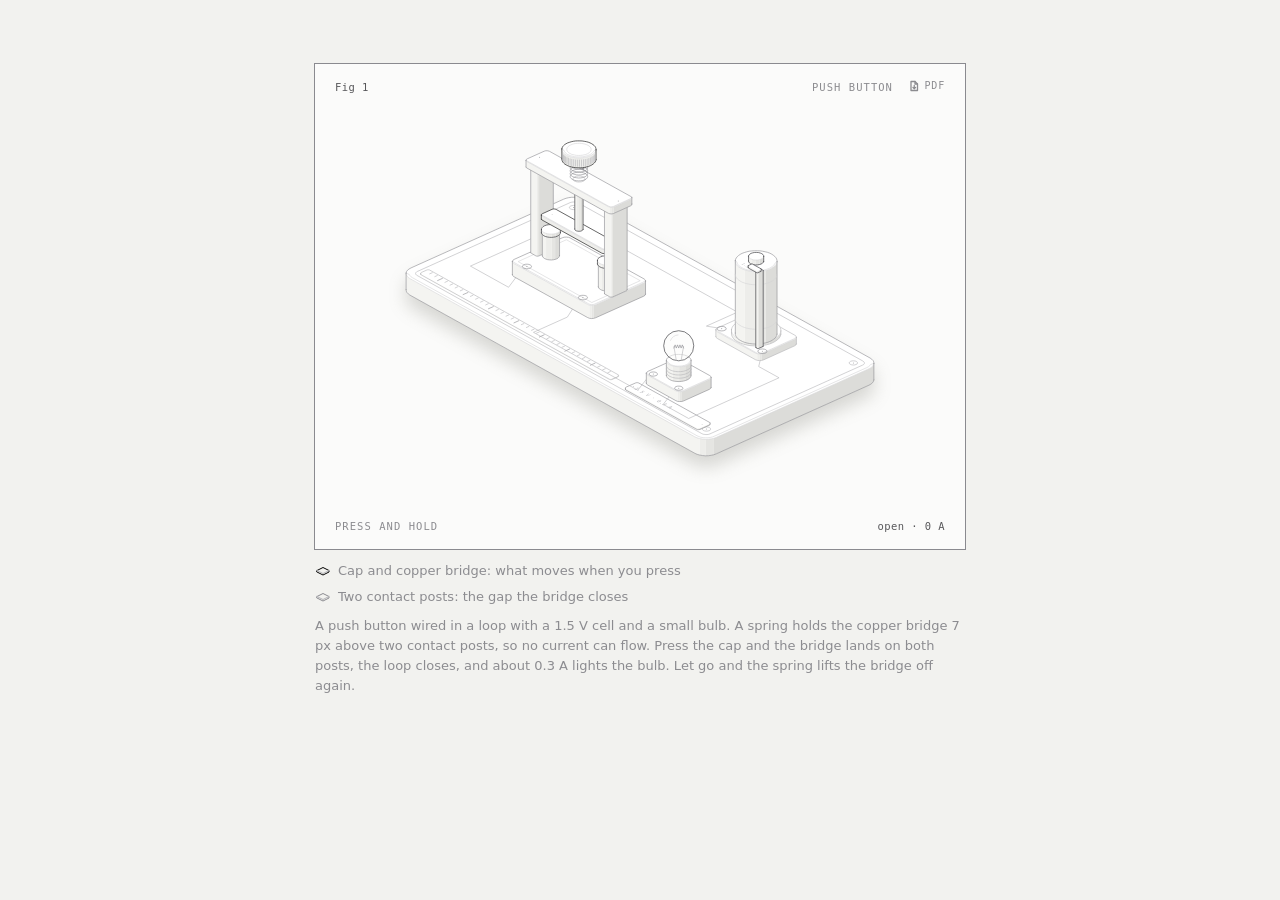
<file: .claude/skills/anatomy/examples/push-button/push-button-light.html>
<!doctype html><html lang="en"><head><meta charset="utf-8"><meta name="viewport" content="width=device-width, initial-scale=1"><title>Push button</title><style>
.iso{
  --anatomy-page:#0b0b0b;--anatomy-card:#131313;--anatomy-text:#a3a3a3;--anatomy-strong:#e6e6e6;--anatomy-muted:#6e6e6e;
  --anatomy-paper:#131313;--anatomy-face:#1b1b1b;--anatomy-top:#1c1c1c;
  --anatomy-shade-0:#0f0f0f;--anatomy-shade-1:#121212;--anatomy-shade-2:#151515;--anatomy-shade-3:#181818;
  --anatomy-lit-top:#262626;--anatomy-lit-shade:#1d1d1d;
  --anatomy-hi:#d4d4d4;--anatomy-mid:#6a6a6a;--anatomy-lo:#3e3e3e;--anatomy-faint:#2a2a2a;--anatomy-lit:#ffffff;
  --anatomy-halo:#050505;--anatomy-halo-opacity:.9;--anatomy-dot:#e6e6e6;
  --anatomy-red:#ff6b6b;--anatomy-green:#6be0a0;--anatomy-blue:#6b9bff;
  --anatomy-weight:.6px;--anatomy-ease:cubic-bezier(.32,.72,0,1);
  --anatomy-mono:ui-monospace,"SF Mono",Menlo,Consolas,monospace;
  --anatomy-lift:inset 0 1px 0 0 #ffffff0a,inset 0 0 0 1px #ffffff06,0 0 0 1px #00000026,0 1px 1px -.5px #00000014,0 3px 3px -1.5px #00000014,0 6px 6px -3px #00000014,0 12px 12px -6px #00000014;
}
.iso[data-theme="light"]{
  --anatomy-page:#f2f2ef;--anatomy-card:#fbfbfa;--anatomy-text:#57575a;--anatomy-strong:#18181a;--anatomy-muted:#8c8c90;
  --anatomy-paper:#fbfbfa;--anatomy-face:#ffffff;--anatomy-top:#ffffff;
  --anatomy-shade-0:#dcdcd9;--anatomy-shade-1:#e5e5e2;--anatomy-shade-2:#ededea;--anatomy-shade-3:#f4f4f1;
  --anatomy-lit-top:#ffffff;--anatomy-lit-shade:#eeeeeb;
  --anatomy-hi:#26262a;--anatomy-mid:#8a8a8f;--anatomy-lo:#b4b4b8;--anatomy-faint:#d4d4d6;--anatomy-lit:#000000;
  --anatomy-halo:#8a8a80;--anatomy-halo-opacity:.32;--anatomy-dot:#3a3a3e;
  --anatomy-red:#e5484d;--anatomy-green:#30a46c;--anatomy-blue:#3e63dd;
  --anatomy-lift:inset 0 1px 0 0 #ffffff,0 0 0 1px #0000000f,0 1px 1px -.5px #0000000a,0 3px 3px -1.5px #0000000a,0 6px 6px -3px #0000000a,0 12px 12px -6px #0000000a;
}
.iso-svg{display:block;width:100%;height:auto;overflow:visible}
.iso-svg path,.iso-svg circle{vector-effect:non-scaling-stroke}
.iso-fill{fill:var(--anatomy-paper);stroke:none}
.iso-solid[data-lit]>.iso-fill{fill:var(--anatomy-face)}
.iso-shade,.iso-top{stroke:none}
.iso-shade[data-shade="0"]{fill:var(--anatomy-shade-0)}
.iso-shade[data-shade="1"]{fill:var(--anatomy-shade-1)}
.iso-shade[data-shade="2"]{fill:var(--anatomy-shade-2)}
.iso-shade[data-shade="3"]{fill:var(--anatomy-shade-3)}
.iso-top{fill:var(--anatomy-top)}
.iso-solid[data-lit]>.iso-top{fill:var(--anatomy-lit-top)}
.iso-solid[data-lit]>.iso-shade{fill:var(--anatomy-lit-shade)}
.iso-solid[data-seamless]>.iso-shade,.iso-solid[data-seamless]>.iso-top{stroke-width:.4;stroke-linejoin:round}
.iso-solid[data-seamless]>.iso-shade[data-shade="0"]{stroke:var(--anatomy-shade-0)}
.iso-solid[data-seamless]>.iso-shade[data-shade="1"]{stroke:var(--anatomy-shade-1)}
.iso-solid[data-seamless]>.iso-shade[data-shade="2"]{stroke:var(--anatomy-shade-2)}
.iso-solid[data-seamless]>.iso-shade[data-shade="3"]{stroke:var(--anatomy-shade-3)}
.iso-solid[data-seamless]>.iso-top{stroke:var(--anatomy-top)}
.iso-solid[data-seamless][data-lit]>.iso-top{stroke:var(--anatomy-lit-top)}
.iso-solid[data-seamless][data-lit]>.iso-shade{stroke:var(--anatomy-lit-shade)}
.iso-solid[data-lit]>.iso-edge{stroke:var(--anatomy-lit)}
.iso-halo{fill:var(--anatomy-halo);stroke:none;filter:blur(9px);opacity:var(--anatomy-halo-opacity);transform:translateY(3px)}
.iso-line{fill:none;stroke:var(--anatomy-lo);stroke-width:var(--anatomy-weight);stroke-linecap:round;stroke-linejoin:round}
.iso-line[data-tone="hi"]{stroke:var(--anatomy-hi)}
.iso-line[data-tone="mid"]{stroke:var(--anatomy-mid)}
.iso-line[data-tone="lo"]{stroke:var(--anatomy-lo)}
.iso-line[data-tone="faint"]{stroke:var(--anatomy-faint)}
.iso-line[data-tone="lit"]{stroke:var(--anatomy-lit)}
.iso-line[data-tone="red"]{stroke:var(--anatomy-red)}
.iso-line[data-tone="green"]{stroke:var(--anatomy-green)}
.iso-line[data-tone="blue"]{stroke:var(--anatomy-blue)}
.iso-line[data-dotted]{stroke-dasharray:.01 3.5;stroke-width:1}
.iso-line[data-dashed]{stroke-dasharray:3 3}
.iso-line[data-flow]{stroke-dasharray:2 6}
.iso-wire-end{fill:var(--anatomy-paper);stroke:var(--anatomy-lo);stroke-width:var(--anatomy-weight)}
.iso-wire[data-tone="hi"] .iso-wire-end{stroke:var(--anatomy-hi)}
.iso-wire[data-tone="mid"] .iso-wire-end{stroke:var(--anatomy-mid)}
.iso-wire[data-tone="faint"] .iso-wire-end{stroke:var(--anatomy-faint)}
.iso-wire[data-tone="lit"] .iso-wire-end{stroke:var(--anatomy-lit)}
.iso-dots circle{fill:var(--anatomy-dot);stroke:none;opacity:.32}
.iso-dots[data-tone="hi"] circle{opacity:.85}
.iso-dots[data-tone="mid"] circle{opacity:.45}
.iso-dots[data-tone="lo"] circle{opacity:.22}
.iso-dots[data-tone="faint"] circle{opacity:.12}
.iso-face-text{fill:var(--anatomy-mid);font-family:var(--anatomy-mono);letter-spacing:.04em}
.iso-face-text[data-tone="hi"]{fill:var(--anatomy-hi)}
.iso-face-text[data-tone="lo"]{fill:var(--anatomy-lo)}
.iso-face-text[data-tone="faint"]{fill:var(--anatomy-faint)}
.tb-body{fill:var(--anatomy-shade-2);stroke:none}
.tb-shine{fill:var(--anatomy-top);stroke:none}
.tb-shade{fill:var(--anatomy-shade-0);stroke:none}
.tb-ring{fill:none;stroke:var(--anatomy-lo);stroke-width:.45;stroke-linecap:butt;stroke-linejoin:round}
.tb-ring[data-tone="mid"]{stroke:var(--anatomy-mid)}
.tb-ring[data-tone="faint"]{stroke:var(--anatomy-faint)}
.tb-ring[data-tone="hi"]{stroke:var(--anatomy-hi)}
@keyframes iso-flow{to{stroke-dashoffset:-32}}
@keyframes iso-pulse{0%,100%{opacity:.18}12%{opacity:1}40%{opacity:.18}}
.iso-line[data-flow]{animation:iso-flow 1600ms linear infinite}
.iso-dots circle[data-pulse]{animation:iso-pulse 1600ms steps(1,end) infinite;animation-delay:var(--pulse-at,0ms)}
.iso-figure{margin:32px 0 36px}
.iso-plate{position:relative;padding:52px 24px;border-radius:0;background:var(--anatomy-card);box-shadow:0 0 0 1px var(--anatomy-mid);--anatomy-paper:var(--anatomy-card)}
.iso-plate-corners{position:absolute;inset:18px 20px;pointer-events:none}
.iso-plate-corner{position:absolute;color:var(--anatomy-muted);font-family:var(--anatomy-mono);font-size:10.5px;line-height:1;letter-spacing:.04em;white-space:nowrap}
.iso-plate-corner[data-corner="fig"]{top:0;left:0;color:var(--anatomy-text)}
.iso-plate-corner[data-corner="title"]{top:0;right:0;text-transform:uppercase;letter-spacing:.1em}
.iso-plate-corner[data-corner="hint"]{bottom:0;left:0;text-transform:uppercase;letter-spacing:.1em}
.iso-plate-corner[data-corner="readout"]{right:0;bottom:0;color:var(--anatomy-text);font-variant-numeric:tabular-nums}
.iso-plate .iso-svg{margin:0 auto}
.iso-legend{display:grid;gap:8px;margin-top:12px;color:var(--anatomy-muted);font-size:13px;line-height:1.55}
.iso-keys{display:flex;flex-wrap:wrap;gap:6px 18px}
.iso-key{display:inline-flex;align-items:center;gap:7px}
.iso-swatch{width:16px;height:10px;flex:none;overflow:visible}
.iso-swatch path{fill:none;stroke:var(--anatomy-hi);stroke-width:1;vector-effect:non-scaling-stroke;stroke-linejoin:round;stroke-linecap:round}
.iso-swatch[data-mark="raised"] path,.iso-swatch[data-mark="flat"] path{stroke:var(--anatomy-mid)}
.iso-swatch[data-mark="lit"] path{stroke:var(--anatomy-lit)}
.iso-swatch[data-mark="dim"] path{stroke:var(--anatomy-lo)}
.iso-swatch[data-mark="dotted"] path{stroke-dasharray:.01 3;stroke-width:1.4}
.iso-swatch[data-mark="dashed"] path{stroke-dasharray:3 2.5}
.iso-swatch[data-mark="red"] path{stroke:var(--anatomy-red)}
.iso-swatch[data-mark="green"] path{stroke:var(--anatomy-green)}
.iso-swatch[data-mark="blue"] path{stroke:var(--anatomy-blue)}
.iso-swatch-crease{stroke:var(--anatomy-lo)!important}
@media (max-width:560px){.iso-plate{padding:48px 12px 70px}.iso-plate-corner[data-corner="hint"]{bottom:18px}}
@media (prefers-reduced-motion:reduce){.iso-line[data-flow],.iso-dots circle[data-pulse]{animation:none}}

*{box-sizing:border-box}
html{color-scheme:dark}
body[data-theme="light"]{color-scheme:light}
body{margin:0;background:var(--anatomy-page);color:var(--anatomy-text);font:14px/1.6 ui-sans-serif,system-ui,-apple-system,"Segoe UI",sans-serif;-webkit-font-smoothing:antialiased}
.iso-page{width:min(650px,100% - 32px);margin:64px auto 96px}
</style></head><body class="iso" data-theme="light"><main class="iso-page"><style>
.pb-glass{fill:var(--anatomy-paper);fill-opacity:.55;stroke:var(--anatomy-hi);stroke-width:var(--anatomy-weight);vector-effect:non-scaling-stroke;transition:fill .25s var(--anatomy-ease)}
.pb-glow{opacity:var(--pb-on,0);pointer-events:none;mix-blend-mode:var(--pb-blend,screen)}
.pb-stop-0{stop-color:var(--pb-glow-0)}.pb-stop-1{stop-color:var(--pb-glow-1)}.pb-stop-2{stop-color:var(--pb-glow-2)}
.iso{--pb-glow-0:#ffd98a;--pb-glow-1:#ffb84a55;--pb-glow-2:#ff9d2a00;--pb-hot:#ffd98a}
.iso[data-theme="light"]{--pb-glow-0:#ffcf6a;--pb-glow-1:#ffb84a40;--pb-glow-2:#ff9d2a00;--pb-hot:#e08a12;--pb-blend:multiply}
.pb-filament{transition:stroke .15s}
.iso-stage[data-on] .pb-filament{stroke:var(--pb-hot);stroke-width:1.2}
.iso-stage[data-on] .pb-glass{fill:var(--pb-glow-0);fill-opacity:.35}
.iso-stage[data-on] .pb-wire .iso-line{stroke:var(--anatomy-lit)}
.iso-stage{cursor:pointer;touch-action:manipulation}
</style><figure class="iso-figure"><div class="iso-plate"><div class="iso-plate-corners" aria-hidden="true"><span class="iso-plate-corner" data-corner="fig">Fig 1</span><span class="iso-plate-corner" data-corner="title">Push button</span><span class="iso-plate-corner" data-corner="hint">Press and hold</span><span class="iso-plate-corner" data-corner="readout" data-readout>open · 0 A</span></div><style>.iso-plate-pdf{position:absolute;top:12px;right:13px;z-index:2;display:inline-flex;align-items:center;gap:5px;padding:4px 7px;border-radius:6px;color:var(--anatomy-muted);font-family:var(--anatomy-mono);font-size:10px;line-height:1;letter-spacing:.08em;text-decoration:none;transition:color .2s var(--anatomy-ease),background-color .2s var(--anatomy-ease)}
.iso-plate-pdf:hover,.iso-plate-pdf:focus-visible{color:var(--anatomy-strong);background:color-mix(in srgb,var(--anatomy-text) 14%,transparent);outline:none}
.iso-plate-pdf svg{width:12px;height:12px;fill:none;stroke:currentColor;stroke-width:1.3;stroke-linecap:round;stroke-linejoin:round}
.iso-plate:has(.iso-plate-pdf) .iso-plate-corner[data-corner="title"]{right:52px}</style><a class="iso-plate-pdf" href="push-button-poster-a4.pdf" target="_blank" rel="noopener" aria-label="Open the printable PDF"><svg viewBox="0 0 12 12" aria-hidden="true"><path d="M3 1.5h4l2.5 2.5v6.5h-6.5z"/><path d="M7 1.5V4h2.5"/><path d="M6.25 5.5v3.2M4.9 7.4l1.35 1.35L7.6 7.4"/></svg>PDF</a><div class="iso-stage" tabindex="0" role="button" aria-pressed="false" aria-label="Push button: press and hold the figure, or hold Space, to close the circuit and light the bulb"><svg xmlns="http://www.w3.org/2000/svg" class="iso-svg" viewBox="0 0 600 380" role="img" aria-label="A push button on a bench plate, wired in a loop with a 1.5 volt cell in a holder and a small bulb in a socket. Inside the button's open frame, a spring holds a plunger and a copper bridge 7 units above two contact posts. Press the cap and the bridge comes down onto both posts, closing the loop, and the bulb lights."><path class="iso-halo" d="M66.9 164.8L67.3 163.3L68.3 161.9L69.8 160.7L71.8 159.6L223.9 91.1L226.3 90.2L229 89.6L231.9 89.2L234.8 89.2L237.8 89.4L240.6 89.9L243.1 90.7L245.3 91.7L529.3 249.4L531 250.6L532.3 251.9L533 253.3L533.1 254.8L533.1 271.2L532.7 272.7L531.7 274.1L530.2 275.4L528.2 276.5L376.1 344.9L373.7 345.8L371 346.4L368.1 346.8L365.2 346.9L362.2 346.6L359.4 346.1L356.9 345.4L354.7 344.4L70.7 186.7L69 185.5L67.7 184.1L67 182.7L66.9 181.2Z"/><g class="iso-solid"><path class="iso-fill" d="M218.8 129.7L219 128.2L219.8 126.7L221.2 125.4L223.2 124.3L225.6 123.5L228.4 122.9L231.3 122.6L234.3 122.7L237.1 123.1L239.7 123.8L241.9 124.8L243.7 126L244.8 127.4L245.3 128.9L245.3 131.5L245.2 133L244.4 134.4L242.9 135.7L241 136.8L238.5 137.7L235.8 138.2L232.9 138.5L229.9 138.4L227.1 138L224.4 137.3L222.2 136.3L220.5 135.1L219.4 133.7L218.8 132.3Z"/><path class="iso-shade" data-shade="0" d="M241 136.8L238.5 137.7L238.5 135L241 134.2ZM245.3 131.5L245.2 133L245.2 130.3L245.3 128.9ZM245.2 133L244.4 134.4L244.4 131.8L245.2 130.3ZM244.4 134.4L242.9 135.7L242.9 133.1L244.4 131.8ZM242.9 135.7L241 136.8L241 134.2L242.9 133.1Z"/><path class="iso-shade" data-shade="1" d="M238.5 137.7L235.8 138.2L235.8 135.6L238.5 135ZM235.8 138.2L232.9 138.5L232.9 135.9L235.8 135.6Z"/><path class="iso-shade" data-shade="2" d="M232.9 138.5L229.9 138.4L229.9 135.8L232.9 135.9ZM229.9 138.4L227.1 138L227.1 135.4L229.9 135.8ZM227.1 138L224.4 137.3L224.4 134.7L227.1 135.4Z"/><path class="iso-shade" data-shade="3" d="M224.4 137.3L222.2 136.3L222.2 133.7L224.4 134.7ZM222.2 136.3L220.5 135.1L220.5 132.5L222.2 133.7ZM220.5 135.1L219.4 133.7L219.4 131.1L220.5 132.5ZM219.4 133.7L218.8 132.3L218.8 129.7L219.4 131.1Z"/><path class="iso-top" d="M241 134.2L238.5 135L235.8 135.6L232.9 135.9L229.9 135.8L227.1 135.4L224.4 134.7L222.2 133.7L220.5 132.5L219.4 131.1L218.8 129.7L219 128.2L219.8 126.7L221.2 125.4L223.2 124.3L225.6 123.5L228.4 122.9L231.3 122.6L234.3 122.7L237.1 123.1L239.7 123.8L241.9 124.8L243.7 126L244.8 127.4L245.3 128.9L245.2 130.3L244.4 131.8L242.9 133.1Z"/><path class="iso-line iso-crease" data-tone="faint" d="M245.3 128.9L245.2 130.3L244.4 131.8L242.9 133.1L241 134.2L238.5 135L235.8 135.6L232.9 135.9L229.9 135.8L227.1 135.4L224.4 134.7L222.2 133.7L220.5 132.5L219.4 131.1L218.8 129.7"/><path class="iso-line iso-edge" data-tone="lo" d="M218.8 129.7L219 128.2L219.8 126.7L221.2 125.4L223.2 124.3L225.6 123.5L228.4 122.9L231.3 122.6L234.3 122.7L237.1 123.1L239.7 123.8L241.9 124.8L243.7 126L244.8 127.4L245.3 128.9M245.3 131.5L245.2 133L244.4 134.4L242.9 135.7L241 136.8L238.5 137.7L235.8 138.2L232.9 138.5L229.9 138.4L227.1 138L224.4 137.3L222.2 136.3L220.5 135.1L219.4 133.7L218.8 132.3M218.8 129.7L218.8 132.3M245.3 128.9L245.3 131.5"/></g><g class="iso-solid"><path class="iso-fill" d="M221.9 124L222 122.8L222.6 121.7L223.7 120.7L225.2 119.9L227.1 119.2L229.2 118.8L231.5 118.6L233.8 118.6L236 118.9L238 119.5L239.7 120.3L241 121.2L241.9 122.2L242.3 123.4L242.3 128.9L242.2 130.1L241.5 131.2L240.4 132.2L238.9 133.1L237.1 133.7L235 134.2L232.7 134.4L230.4 134.3L228.2 134L226.2 133.4L224.5 132.7L223.1 131.7L222.3 130.7L221.9 129.6Z"/><path class="iso-shade" data-shade="0" d="M238.9 133.1L237.1 133.7L237.1 128.1L238.9 127.5ZM242.3 128.9L242.2 130.1L242.2 124.5L242.3 123.4ZM242.2 130.1L241.5 131.2L241.5 125.6L242.2 124.5ZM241.5 131.2L240.4 132.2L240.4 126.6L241.5 125.6ZM240.4 132.2L238.9 133.1L238.9 127.5L240.4 126.6Z"/><path class="iso-shade" data-shade="1" d="M237.1 133.7L235 134.2L235 128.6L237.1 128.1ZM235 134.2L232.7 134.4L232.7 128.8L235 128.6Z"/><path class="iso-shade" data-shade="2" d="M232.7 134.4L230.4 134.3L230.4 128.7L232.7 128.8ZM230.4 134.3L228.2 134L228.2 128.4L230.4 128.7ZM228.2 134L226.2 133.4L226.2 127.9L228.2 128.4Z"/><path class="iso-shade" data-shade="3" d="M226.2 133.4L224.5 132.7L224.5 127.1L226.2 127.9ZM224.5 132.7L223.1 131.7L223.1 126.2L224.5 127.1ZM223.1 131.7L222.3 130.7L222.3 125.1L223.1 126.2ZM222.3 130.7L221.9 129.6L221.9 124L222.3 125.1Z"/><path class="iso-top" d="M238.9 127.5L237.1 128.1L235 128.6L232.7 128.8L230.4 128.7L228.2 128.4L226.2 127.9L224.5 127.1L223.1 126.2L222.3 125.1L221.9 124L222 122.8L222.6 121.7L223.7 120.7L225.2 119.9L227.1 119.2L229.2 118.8L231.5 118.6L233.8 118.6L236 118.9L238 119.5L239.7 120.3L241 121.2L241.9 122.2L242.3 123.4L242.2 124.5L241.5 125.6L240.4 126.6Z"/><path class="iso-line iso-crease" data-tone="faint" d="M242.3 123.4L242.2 124.5L241.5 125.6L240.4 126.6L238.9 127.5L237.1 128.1L235 128.6L232.7 128.8L230.4 128.7L228.2 128.4L226.2 127.9L224.5 127.1L223.1 126.2L222.3 125.1L221.9 124"/><path class="iso-line iso-edge" data-tone="mid" d="M221.9 124L222 122.8L222.6 121.7L223.7 120.7L225.2 119.9L227.1 119.2L229.2 118.8L231.5 118.6L233.8 118.6L236 118.9L238 119.5L239.7 120.3L241 121.2L241.9 122.2L242.3 123.4M242.3 128.9L242.2 130.1L241.5 131.2L240.4 132.2L238.9 133.1L237.1 133.7L235 134.2L232.7 134.4L230.4 134.3L228.2 134L226.2 133.4L224.5 132.7L223.1 131.7L222.3 130.7L221.9 129.6M221.9 124L221.9 129.6M242.3 123.4L242.3 128.9"/></g><g class="iso-solid"><path class="iso-fill" d="M106.2 180.4L106.4 178.9L107.2 177.4L108.6 176.1L110.6 175L113 174.2L115.7 173.6L118.7 173.3L121.6 173.4L124.5 173.8L127.1 174.5L129.3 175.5L131 176.7L132.2 178.1L132.7 179.6L132.7 182.2L132.5 183.7L131.7 185.1L130.3 186.4L128.3 187.5L125.9 188.4L123.2 189L120.2 189.2L117.3 189.1L114.4 188.7L111.8 188L109.6 187L107.9 185.8L106.7 184.4L106.2 183Z"/><path class="iso-shade" data-shade="0" d="M128.3 187.5L125.9 188.4L125.9 185.8L128.3 184.9ZM132.7 182.2L132.5 183.7L132.5 181.1L132.7 179.6ZM132.5 183.7L131.7 185.1L131.7 182.5L132.5 181.1ZM131.7 185.1L130.3 186.4L130.3 183.8L131.7 182.5ZM130.3 186.4L128.3 187.5L128.3 184.9L130.3 183.8Z"/><path class="iso-shade" data-shade="1" d="M125.9 188.4L123.2 189L123.2 186.3L125.9 185.8ZM123.2 189L120.2 189.2L120.2 186.6L123.2 186.3Z"/><path class="iso-shade" data-shade="2" d="M120.2 189.2L117.3 189.1L117.3 186.5L120.2 186.6ZM117.3 189.1L114.4 188.7L114.4 186.1L117.3 186.5ZM114.4 188.7L111.8 188L111.8 185.4L114.4 186.1Z"/><path class="iso-shade" data-shade="3" d="M111.8 188L109.6 187L109.6 184.4L111.8 185.4ZM109.6 187L107.9 185.8L107.9 183.2L109.6 184.4ZM107.9 185.8L106.7 184.4L106.7 181.8L107.9 183.2ZM106.7 184.4L106.2 183L106.2 180.4L106.7 181.8Z"/><path class="iso-top" d="M128.3 184.9L125.9 185.8L123.2 186.3L120.2 186.6L117.3 186.5L114.4 186.1L111.8 185.4L109.6 184.4L107.9 183.2L106.7 181.8L106.2 180.4L106.4 178.9L107.2 177.4L108.6 176.1L110.6 175L113 174.2L115.7 173.6L118.7 173.3L121.6 173.4L124.5 173.8L127.1 174.5L129.3 175.5L131 176.7L132.2 178.1L132.7 179.6L132.5 181.1L131.7 182.5L130.3 183.8Z"/><path class="iso-line iso-crease" data-tone="faint" d="M132.7 179.6L132.5 181.1L131.7 182.5L130.3 183.8L128.3 184.9L125.9 185.8L123.2 186.3L120.2 186.6L117.3 186.5L114.4 186.1L111.8 185.4L109.6 184.4L107.9 183.2L106.7 181.8L106.2 180.4"/><path class="iso-line iso-edge" data-tone="lo" d="M106.2 180.4L106.4 178.9L107.2 177.4L108.6 176.1L110.6 175L113 174.2L115.7 173.6L118.7 173.3L121.6 173.4L124.5 173.8L127.1 174.5L129.3 175.5L131 176.7L132.2 178.1L132.7 179.6M132.7 182.2L132.5 183.7L131.7 185.1L130.3 186.4L128.3 187.5L125.9 188.4L123.2 189L120.2 189.2L117.3 189.1L114.4 188.7L111.8 188L109.6 187L107.9 185.8L106.7 184.4L106.2 183M106.2 180.4L106.2 183M132.7 179.6L132.7 182.2"/></g><g class="iso-solid"><path class="iso-fill" d="M109.2 174.7L109.4 173.5L110 172.4L111.1 171.4L112.6 170.6L114.5 169.9L116.6 169.5L118.8 169.3L121.1 169.3L123.3 169.7L125.3 170.2L127 171L128.4 171.9L129.3 173L129.7 174.1L129.7 179.7L129.5 180.8L128.9 181.9L127.8 182.9L126.3 183.8L124.4 184.4L122.3 184.9L120.1 185.1L117.8 185L115.6 184.7L113.6 184.1L111.8 183.4L110.5 182.5L109.6 181.4L109.2 180.3Z"/><path class="iso-shade" data-shade="0" d="M126.3 183.8L124.4 184.4L124.4 178.9L126.3 178.2ZM129.7 179.7L129.5 180.8L129.5 175.2L129.7 174.1ZM129.5 180.8L128.9 181.9L128.9 176.3L129.5 175.2ZM128.9 181.9L127.8 182.9L127.8 177.3L128.9 176.3ZM127.8 182.9L126.3 183.8L126.3 178.2L127.8 177.3Z"/><path class="iso-shade" data-shade="1" d="M124.4 184.4L122.3 184.9L122.3 179.3L124.4 178.9ZM122.3 184.9L120.1 185.1L120.1 179.5L122.3 179.3Z"/><path class="iso-shade" data-shade="2" d="M120.1 185.1L117.8 185L117.8 179.4L120.1 179.5ZM117.8 185L115.6 184.7L115.6 179.1L117.8 179.4ZM115.6 184.7L113.6 184.1L113.6 178.6L115.6 179.1Z"/><path class="iso-shade" data-shade="3" d="M113.6 184.1L111.8 183.4L111.8 177.8L113.6 178.6ZM111.8 183.4L110.5 182.5L110.5 176.9L111.8 177.8ZM110.5 182.5L109.6 181.4L109.6 175.8L110.5 176.9ZM109.6 181.4L109.2 180.3L109.2 174.7L109.6 175.8Z"/><path class="iso-top" d="M126.3 178.2L124.4 178.9L122.3 179.3L120.1 179.5L117.8 179.4L115.6 179.1L113.6 178.6L111.8 177.8L110.5 176.9L109.6 175.8L109.2 174.7L109.4 173.5L110 172.4L111.1 171.4L112.6 170.6L114.5 169.9L116.6 169.5L118.8 169.3L121.1 169.3L123.3 169.7L125.3 170.2L127 171L128.4 171.9L129.3 173L129.7 174.1L129.5 175.2L128.9 176.3L127.8 177.3Z"/><path class="iso-line iso-crease" data-tone="faint" d="M129.7 174.1L129.5 175.2L128.9 176.3L127.8 177.3L126.3 178.2L124.4 178.9L122.3 179.3L120.1 179.5L117.8 179.4L115.6 179.1L113.6 178.6L111.8 177.8L110.5 176.9L109.6 175.8L109.2 174.7"/><path class="iso-line iso-edge" data-tone="mid" d="M109.2 174.7L109.4 173.5L110 172.4L111.1 171.4L112.6 170.6L114.5 169.9L116.6 169.5L118.8 169.3L121.1 169.3L123.3 169.7L125.3 170.2L127 171L128.4 171.9L129.3 173L129.7 174.1M129.7 179.7L129.5 180.8L128.9 181.9L127.8 182.9L126.3 183.8L124.4 184.4L122.3 184.9L120.1 185.1L117.8 185L115.6 184.7L113.6 184.1L111.8 183.4L110.5 182.5L109.6 181.4L109.2 180.3M109.2 174.7L109.2 180.3M129.7 174.1L129.7 179.7"/></g><g class="iso-solid"><path class="iso-fill" d="M467.3 267.6L467.5 266.1L468.3 264.7L469.7 263.4L471.7 262.3L474.1 261.4L476.8 260.9L479.8 260.6L482.7 260.7L485.6 261.1L488.2 261.8L490.4 262.8L492.1 264L493.3 265.4L493.8 266.8L493.8 269.5L493.6 270.9L492.8 272.4L491.4 273.7L489.4 274.8L487 275.7L484.3 276.2L481.3 276.5L478.4 276.4L475.5 276L472.9 275.3L470.7 274.3L469 273.1L467.8 271.7L467.3 270.3Z"/><path class="iso-shade" data-shade="0" d="M489.4 274.8L487 275.7L487 273L489.4 272.2ZM493.8 269.5L493.6 270.9L493.6 268.3L493.8 266.8ZM493.6 270.9L492.8 272.4L492.8 269.7L493.6 268.3ZM492.8 272.4L491.4 273.7L491.4 271.1L492.8 269.7ZM491.4 273.7L489.4 274.8L489.4 272.2L491.4 271.1Z"/><path class="iso-shade" data-shade="1" d="M487 275.7L484.3 276.2L484.3 273.6L487 273ZM484.3 276.2L481.3 276.5L481.3 273.9L484.3 273.6Z"/><path class="iso-shade" data-shade="2" d="M481.3 276.5L478.4 276.4L478.4 273.8L481.3 273.9ZM478.4 276.4L475.5 276L475.5 273.4L478.4 273.8ZM475.5 276L472.9 275.3L472.9 272.7L475.5 273.4Z"/><path class="iso-shade" data-shade="3" d="M472.9 275.3L470.7 274.3L470.7 271.7L472.9 272.7ZM470.7 274.3L469 273.1L469 270.5L470.7 271.7ZM469 273.1L467.8 271.7L467.8 269.1L469 270.5ZM467.8 271.7L467.3 270.3L467.3 267.6L467.8 269.1Z"/><path class="iso-top" d="M489.4 272.2L487 273L484.3 273.6L481.3 273.9L478.4 273.8L475.5 273.4L472.9 272.7L470.7 271.7L469 270.5L467.8 269.1L467.3 267.6L467.5 266.1L468.3 264.7L469.7 263.4L471.7 262.3L474.1 261.4L476.8 260.9L479.8 260.6L482.7 260.7L485.6 261.1L488.2 261.8L490.4 262.8L492.1 264L493.3 265.4L493.8 266.8L493.6 268.3L492.8 269.7L491.4 271.1Z"/><path class="iso-line iso-crease" data-tone="faint" d="M493.8 266.8L493.6 268.3L492.8 269.7L491.4 271.1L489.4 272.2L487 273L484.3 273.6L481.3 273.9L478.4 273.8L475.5 273.4L472.9 272.7L470.7 271.7L469 270.5L467.8 269.1L467.3 267.6"/><path class="iso-line iso-edge" data-tone="lo" d="M467.3 267.6L467.5 266.1L468.3 264.7L469.7 263.4L471.7 262.3L474.1 261.4L476.8 260.9L479.8 260.6L482.7 260.7L485.6 261.1L488.2 261.8L490.4 262.8L492.1 264L493.3 265.4L493.8 266.8M493.8 269.5L493.6 270.9L492.8 272.4L491.4 273.7L489.4 274.8L487 275.7L484.3 276.2L481.3 276.5L478.4 276.4L475.5 276L472.9 275.3L470.7 274.3L469 273.1L467.8 271.7L467.3 270.3M467.3 267.6L467.3 270.3M493.8 266.8L493.8 269.5"/></g><g class="iso-solid"><path class="iso-fill" d="M470.3 262L470.5 260.8L471.1 259.7L472.2 258.7L473.7 257.9L475.6 257.2L477.7 256.7L479.9 256.5L482.2 256.6L484.4 256.9L486.4 257.5L488.2 258.2L489.5 259.2L490.4 260.2L490.8 261.3L490.8 266.9L490.6 268.1L490 269.2L488.9 270.2L487.4 271L485.5 271.7L483.4 272.1L481.2 272.3L478.9 272.3L476.7 272L474.7 271.4L473 270.7L471.6 269.7L470.7 268.7L470.3 267.5Z"/><path class="iso-shade" data-shade="0" d="M487.4 271L485.5 271.7L485.5 266.1L487.4 265.5ZM490.8 266.9L490.6 268.1L490.6 262.5L490.8 261.3ZM490.6 268.1L490 269.2L490 263.6L490.6 262.5ZM490 269.2L488.9 270.2L488.9 264.6L490 263.6ZM488.9 270.2L487.4 271L487.4 265.5L488.9 264.6Z"/><path class="iso-shade" data-shade="1" d="M485.5 271.7L483.4 272.1L483.4 266.6L485.5 266.1ZM483.4 272.1L481.2 272.3L481.2 266.8L483.4 266.6Z"/><path class="iso-shade" data-shade="2" d="M481.2 272.3L478.9 272.3L478.9 266.7L481.2 266.8ZM478.9 272.3L476.7 272L476.7 266.4L478.9 266.7ZM476.7 272L474.7 271.4L474.7 265.8L476.7 266.4Z"/><path class="iso-shade" data-shade="3" d="M474.7 271.4L473 270.7L473 265.1L474.7 265.8ZM473 270.7L471.6 269.7L471.6 264.1L473 265.1ZM471.6 269.7L470.7 268.7L470.7 263.1L471.6 264.1ZM470.7 268.7L470.3 267.5L470.3 262L470.7 263.1Z"/><path class="iso-top" d="M487.4 265.5L485.5 266.1L483.4 266.6L481.2 266.8L478.9 266.7L476.7 266.4L474.7 265.8L473 265.1L471.6 264.1L470.7 263.1L470.3 262L470.5 260.8L471.1 259.7L472.2 258.7L473.7 257.9L475.6 257.2L477.7 256.7L479.9 256.5L482.2 256.6L484.4 256.9L486.4 257.5L488.2 258.2L489.5 259.2L490.4 260.2L490.8 261.3L490.6 262.5L490 263.6L488.9 264.6Z"/><path class="iso-line iso-crease" data-tone="faint" d="M490.8 261.3L490.6 262.5L490 263.6L488.9 264.6L487.4 265.5L485.5 266.1L483.4 266.6L481.2 266.8L478.9 266.7L476.7 266.4L474.7 265.8L473 265.1L471.6 264.1L470.7 263.1L470.3 262"/><path class="iso-line iso-edge" data-tone="mid" d="M470.3 262L470.5 260.8L471.1 259.7L472.2 258.7L473.7 257.9L475.6 257.2L477.7 256.7L479.9 256.5L482.2 256.6L484.4 256.9L486.4 257.5L488.2 258.2L489.5 259.2L490.4 260.2L490.8 261.3M490.8 266.9L490.6 268.1L490 269.2L488.9 270.2L487.4 271L485.5 271.7L483.4 272.1L481.2 272.3L478.9 272.3L476.7 272L474.7 271.4L473 270.7L471.6 269.7L470.7 268.7L470.3 267.5M470.3 262L470.3 267.5M490.8 261.3L490.8 266.9"/></g><g class="iso-solid"><path class="iso-fill" d="M354.7 318.3L354.8 316.9L355.6 315.4L357.1 314.1L359 313L361.5 312.2L364.2 311.6L367.1 311.3L370.1 311.4L372.9 311.8L375.6 312.5L377.8 313.5L379.5 314.7L380.6 316.1L381.2 317.5L381.2 320.2L381 321.7L380.2 323.1L378.8 324.4L376.8 325.5L374.4 326.4L371.6 326.9L368.7 327.2L365.7 327.1L362.9 326.7L360.3 326L358.1 325L356.3 323.8L355.2 322.4L354.7 321Z"/><path class="iso-shade" data-shade="0" d="M376.8 325.5L374.4 326.4L374.4 323.7L376.8 322.9ZM381.2 320.2L381 321.7L381 319L381.2 317.5ZM381 321.7L380.2 323.1L380.2 320.5L381 319ZM380.2 323.1L378.8 324.4L378.8 321.8L380.2 320.5ZM378.8 324.4L376.8 325.5L376.8 322.9L378.8 321.8Z"/><path class="iso-shade" data-shade="1" d="M374.4 326.4L371.6 326.9L371.6 324.3L374.4 323.7ZM371.6 326.9L368.7 327.2L368.7 324.6L371.6 324.3Z"/><path class="iso-shade" data-shade="2" d="M368.7 327.2L365.7 327.1L365.7 324.5L368.7 324.6ZM365.7 327.1L362.9 326.7L362.9 324.1L365.7 324.5ZM362.9 326.7L360.3 326L360.3 323.4L362.9 324.1Z"/><path class="iso-shade" data-shade="3" d="M360.3 326L358.1 325L358.1 322.4L360.3 323.4ZM358.1 325L356.3 323.8L356.3 321.2L358.1 322.4ZM356.3 323.8L355.2 322.4L355.2 319.8L356.3 321.2ZM355.2 322.4L354.7 321L354.7 318.3L355.2 319.8Z"/><path class="iso-top" d="M376.8 322.9L374.4 323.7L371.6 324.3L368.7 324.6L365.7 324.5L362.9 324.1L360.3 323.4L358.1 322.4L356.3 321.2L355.2 319.8L354.7 318.3L354.8 316.9L355.6 315.4L357.1 314.1L359 313L361.5 312.2L364.2 311.6L367.1 311.3L370.1 311.4L372.9 311.8L375.6 312.5L377.8 313.5L379.5 314.7L380.6 316.1L381.2 317.5L381 319L380.2 320.5L378.8 321.8Z"/><path class="iso-line iso-crease" data-tone="faint" d="M381.2 317.5L381 319L380.2 320.5L378.8 321.8L376.8 322.9L374.4 323.7L371.6 324.3L368.7 324.6L365.7 324.5L362.9 324.1L360.3 323.4L358.1 322.4L356.3 321.2L355.2 319.8L354.7 318.3"/><path class="iso-line iso-edge" data-tone="lo" d="M354.7 318.3L354.8 316.9L355.6 315.4L357.1 314.1L359 313L361.5 312.2L364.2 311.6L367.1 311.3L370.1 311.4L372.9 311.8L375.6 312.5L377.8 313.5L379.5 314.7L380.6 316.1L381.2 317.5M381.2 320.2L381 321.7L380.2 323.1L378.8 324.4L376.8 325.5L374.4 326.4L371.6 326.9L368.7 327.2L365.7 327.1L362.9 326.7L360.3 326L358.1 325L356.3 323.8L355.2 322.4L354.7 321M354.7 318.3L354.7 321M381.2 317.5L381.2 320.2"/></g><g class="iso-solid"><path class="iso-fill" d="M357.7 312.7L357.8 311.5L358.5 310.4L359.6 309.4L361.1 308.6L362.9 307.9L365 307.5L367.3 307.3L369.6 307.3L371.8 307.6L373.8 308.2L375.5 308.9L376.9 309.9L377.7 310.9L378.1 312.1L378.1 317.6L378 318.8L377.4 319.9L376.3 320.9L374.8 321.7L372.9 322.4L370.8 322.9L368.5 323L366.2 323L364 322.7L362 322.1L360.3 321.4L359 320.4L358.1 319.4L357.7 318.2Z"/><path class="iso-shade" data-shade="0" d="M374.8 321.7L372.9 322.4L372.9 316.8L374.8 316.2ZM378.1 317.6L378 318.8L378 313.2L378.1 312.1ZM378 318.8L377.4 319.9L377.4 314.3L378 313.2ZM377.4 319.9L376.3 320.9L376.3 315.3L377.4 314.3ZM376.3 320.9L374.8 321.7L374.8 316.2L376.3 315.3Z"/><path class="iso-shade" data-shade="1" d="M372.9 322.4L370.8 322.9L370.8 317.3L372.9 316.8ZM370.8 322.9L368.5 323L368.5 317.5L370.8 317.3Z"/><path class="iso-shade" data-shade="2" d="M368.5 323L366.2 323L366.2 317.4L368.5 317.5ZM366.2 323L364 322.7L364 317.1L366.2 317.4ZM364 322.7L362 322.1L362 316.5L364 317.1Z"/><path class="iso-shade" data-shade="3" d="M362 322.1L360.3 321.4L360.3 315.8L362 316.5ZM360.3 321.4L359 320.4L359 314.9L360.3 315.8ZM359 320.4L358.1 319.4L358.1 313.8L359 314.9ZM358.1 319.4L357.7 318.2L357.7 312.7L358.1 313.8Z"/><path class="iso-top" d="M374.8 316.2L372.9 316.8L370.8 317.3L368.5 317.5L366.2 317.4L364 317.1L362 316.5L360.3 315.8L359 314.9L358.1 313.8L357.7 312.7L357.8 311.5L358.5 310.4L359.6 309.4L361.1 308.6L362.9 307.9L365 307.5L367.3 307.3L369.6 307.3L371.8 307.6L373.8 308.2L375.5 308.9L376.9 309.9L377.7 310.9L378.1 312.1L378 313.2L377.4 314.3L376.3 315.3Z"/><path class="iso-line iso-crease" data-tone="faint" d="M378.1 312.1L378 313.2L377.4 314.3L376.3 315.3L374.8 316.2L372.9 316.8L370.8 317.3L368.5 317.5L366.2 317.4L364 317.1L362 316.5L360.3 315.8L359 314.9L358.1 313.8L357.7 312.7"/><path class="iso-line iso-edge" data-tone="mid" d="M357.7 312.7L357.8 311.5L358.5 310.4L359.6 309.4L361.1 308.6L362.9 307.9L365 307.5L367.3 307.3L369.6 307.3L371.8 307.6L373.8 308.2L375.5 308.9L376.9 309.9L377.7 310.9L378.1 312.1M378.1 317.6L378 318.8L377.4 319.9L376.3 320.9L374.8 321.7L372.9 322.4L370.8 322.9L368.5 323L366.2 323L364 322.7L362 322.1L360.3 321.4L359 320.4L358.1 319.4L357.7 318.2M357.7 312.7L357.7 318.2M378.1 312.1L378.1 317.6"/></g><g class="iso-solid"><path class="iso-fill" d="M66.9 156.6L67.3 155.1L68.3 153.7L69.8 152.5L71.8 151.4L223.9 82.9L226.3 82L229 81.4L231.9 81L234.8 81L237.8 81.2L240.6 81.7L243.1 82.5L245.3 83.5L529.3 241.2L531 242.4L532.3 243.7L533 245.1L533.1 246.6L533.1 263L532.7 264.5L531.7 265.9L530.2 267.2L528.2 268.3L376.1 336.7L373.7 337.6L371 338.2L368.1 338.6L365.2 338.7L362.2 338.4L359.4 337.9L356.9 337.2L354.7 336.2L70.7 178.5L69 177.3L67.7 175.9L67 174.5L66.9 173Z"/><path class="iso-shade" data-shade="0" d="M533.1 263L532.7 264.5L532.7 248.1L533.1 246.6ZM532.7 264.5L531.7 265.9L531.7 249.5L532.7 248.1ZM531.7 265.9L530.2 267.2L530.2 250.8L531.7 249.5ZM530.2 267.2L528.2 268.3L528.2 251.9L530.2 250.8ZM528.2 268.3L376.1 336.7L376.1 320.3L528.2 251.9ZM376.1 336.7L373.7 337.6L373.7 321.2L376.1 320.3Z"/><path class="iso-shade" data-shade="1" d="M373.7 337.6L371 338.2L371 321.8L373.7 321.2ZM371 338.2L368.1 338.6L368.1 322.2L371 321.8ZM368.1 338.6L365.2 338.7L365.2 322.3L368.1 322.2Z"/><path class="iso-shade" data-shade="2" d="M365.2 338.7L362.2 338.4L362.2 322L365.2 322.3ZM362.2 338.4L359.4 337.9L359.4 321.5L362.2 322Z"/><path class="iso-shade" data-shade="3" d="M359.4 337.9L356.9 337.2L356.9 320.8L359.4 321.5ZM356.9 337.2L354.7 336.2L354.7 319.8L356.9 320.8ZM354.7 336.2L70.7 178.5L70.7 162.1L354.7 319.8ZM70.7 178.5L69 177.3L69 160.9L70.7 162.1ZM69 177.3L67.7 175.9L67.7 159.5L69 160.9ZM67.7 175.9L67 174.5L67 158.1L67.7 159.5ZM67 174.5L66.9 173L66.9 156.6L67 158.1Z"/><path class="iso-top" d="M529.3 241.2L531 242.4L532.3 243.7L533 245.1L533.1 246.6L532.7 248.1L531.7 249.5L530.2 250.8L528.2 251.9L376.1 320.3L373.7 321.2L371 321.8L368.1 322.2L365.2 322.3L362.2 322L359.4 321.5L356.9 320.8L354.7 319.8L70.7 162.1L69 160.9L67.7 159.5L67 158.1L66.9 156.6L67.3 155.1L68.3 153.7L69.8 152.5L71.8 151.4L223.9 82.9L226.3 82L229 81.4L231.9 81L234.8 81L237.8 81.2L240.6 81.7L243.1 82.5L245.3 83.5Z"/><path class="iso-line iso-crease" data-tone="faint" d="M533.1 246.6L532.7 248.1L531.7 249.5L530.2 250.8L528.2 251.9L376.1 320.3L373.7 321.2L371 321.8L368.1 322.2L365.2 322.3L362.2 322L359.4 321.5L356.9 320.8L354.7 319.8L70.7 162.1L69 160.9L67.7 159.5L67 158.1L66.9 156.6"/><path class="iso-line iso-bevel" data-tone="faint" d="M533.1 246.6L529.8 247.7L529 248.8L527.7 249.9L526 250.8L374.2 319.1L372.2 319.9L370 320.4L367.7 320.7L365.3 320.7L363 320.6L360.7 320.2L358.7 319.5L356.8 318.7L73.1 161.1L71.6 160.1L70.6 159L70 157.9L66.9 156.6"/><path class="iso-line iso-edge" data-tone="mid" d="M66.9 156.6L67.3 155.1L68.3 153.7L69.8 152.5L71.8 151.4L223.9 82.9L226.3 82L229 81.4L231.9 81L234.8 81L237.8 81.2L240.6 81.7L243.1 82.5L245.3 83.5L529.3 241.2L531 242.4L532.3 243.7L533 245.1L533.1 246.6M533.1 263L532.7 264.5L531.7 265.9L530.2 267.2L528.2 268.3L376.1 336.7L373.7 337.6L371 338.2L368.1 338.6L365.2 338.7L362.2 338.4L359.4 337.9L356.9 337.2L354.7 336.2L70.7 178.5L69 177.3L67.7 175.9L67 174.5L66.9 173M533.1 246.6L533.1 263M66.9 156.6L66.9 173"/></g><path class="iso-line" data-tone="lo" d="M522.2 244.3L522.9 244.8L523.4 245.3L523.6 245.8L523.7 246.4L523.5 246.9L523.1 247.5L522.6 247.9L521.8 248.3L369.8 316.8L368.9 317.1L367.9 317.4L366.8 317.5L365.7 317.5L364.6 317.4L363.5 317.3L362.6 317L361.7 316.6L77.8 158.9L77.1 158.4L76.6 157.9L76.4 157.4L76.3 156.8L76.5 156.3L76.9 155.8L77.4 155.3L78.2 154.9L230.2 86.4L231.1 86.1L232.1 85.9L233.2 85.7L234.3 85.7L235.4 85.8L236.5 86L237.4 86.3L238.3 86.6Z"/><path class="iso-line" data-tone="lo" d="M236.6 92.8L235.2 93.2L233.5 93.3L232 93.1L230.7 92.6L229.8 91.9L229.6 91.1L230 90.3L231 89.7L232.4 89.3L234 89.1L235.6 89.3L236.9 89.8L237.7 90.5L237.9 91.3L237.5 92.1ZM515.5 247.6L514.1 248.1L512.4 248.2L510.9 248L509.6 247.5L508.7 246.8L508.5 246L508.9 245.2L509.9 244.5L511.3 244.1L512.9 244L514.5 244.2L515.8 244.7L516.6 245.4L516.8 246.2L516.4 247ZM90.1 158.7L88.7 159.1L87.1 159.2L85.5 159L84.2 158.5L83.4 157.8L83.2 157L83.6 156.2L84.5 155.6L85.9 155.2L87.6 155.1L89.1 155.3L90.4 155.7L91.3 156.4L91.5 157.2L91.1 158ZM369 313.6L367.6 314L366 314.1L364.4 313.9L363.1 313.4L362.3 312.7L362.1 311.9L362.5 311.1L363.4 310.5L364.8 310L366.5 309.9L368 310.1L369.3 310.6L370.2 311.3L370.4 312.1L370 312.9Z"/><g class="iso-dots" data-tone="mid"><circle cx="233.8" cy="91.2" r="0.5"/><circle cx="512.7" cy="246.1" r="0.5"/><circle cx="87.3" cy="157.1" r="0.5"/><circle cx="366.2" cy="312" r="0.5"/></g><g class="iso-solid"><path class="iso-fill" d="M81.4 156.9L81.5 156.4L82 156L87.6 153.5L88.5 153.3L89.5 153.3L90.3 153.5L277.9 257.7L278.4 258.2L278.4 259.2L278.3 259.6L277.8 260.1L272.1 262.6L271.3 262.8L270.3 262.8L269.5 262.5L81.8 158.3L81.4 157.9Z"/><path class="iso-shade" data-shade="0" d="M278.4 259.2L278.3 259.6L278.3 258.7L278.4 258.2ZM278.3 259.6L277.8 260.1L277.8 259.1L278.3 258.7ZM277.8 260.1L272.1 262.6L272.1 261.6L277.8 259.1Z"/><path class="iso-shade" data-shade="1" d="M272.1 262.6L271.3 262.8L271.3 261.8L272.1 261.6Z"/><path class="iso-shade" data-shade="2" d="M271.3 262.8L270.3 262.8L270.3 261.8L271.3 261.8Z"/><path class="iso-shade" data-shade="3" d="M270.3 262.8L269.5 262.5L269.5 261.5L270.3 261.8ZM269.5 262.5L81.8 158.3L81.8 157.4L269.5 261.5ZM81.8 158.3L81.4 157.9L81.4 156.9L81.8 157.4Z"/><path class="iso-top" d="M277.9 257.7L278.4 258.2L278.3 258.7L277.8 259.1L272.1 261.6L271.3 261.8L270.3 261.8L269.5 261.5L81.8 157.4L81.4 156.9L81.5 156.4L82 156L87.6 153.5L88.5 153.3L89.5 153.3L90.3 153.5Z"/><path class="iso-line iso-edge" data-tone="lo" d="M81.4 156.9L81.5 156.4L82 156L87.6 153.5L88.5 153.3L89.5 153.3L90.3 153.5L277.9 257.7L278.4 258.2M278.4 259.2L278.3 259.6L277.8 260.1L272.1 262.6L271.3 262.8L270.3 262.8L269.5 262.5L81.8 158.3L81.4 157.9M278.4 258.2L278.4 259.2M81.4 156.9L81.4 157.9"/></g><path class="iso-line" data-tone="lo" d="M93 156.2L90.4 157.3M98 159L95.5 160.1M108.2 164.6L105.6 165.8M113.3 167.4L110.7 168.6M118.3 170.2L115.8 171.4M123.4 173.1L120.9 174.2M133.5 178.7L131 179.8M138.6 181.5L136.1 182.6M143.7 184.3L141.1 185.5M148.8 187.1L146.2 188.3M158.9 192.8L156.4 193.9M164 195.6L161.4 196.7M169 198.4L166.5 199.5M174.1 201.2L171.6 202.4M184.2 206.9L181.7 208M189.3 209.7L186.8 210.8M194.4 212.5L191.9 213.6M199.5 215.3L196.9 216.4M209.6 220.9L207.1 222.1M214.7 223.7L212.1 224.9M219.7 226.6L217.2 227.7M224.8 229.4L222.3 230.5M235 235L232.4 236.2M240 237.8L237.5 239M245.1 240.6L242.6 241.8M250.2 243.5L247.6 244.6M260.3 249.1L257.8 250.2M265.4 251.9L262.8 253M270.5 254.7L267.9 255.9"/><path class="iso-line" data-tone="mid" d="M103.1 161.8L98.3 164M128.5 175.9L123.7 178M153.8 190L149 192.1M179.2 204L174.4 206.2M204.5 218.1L199.7 220.3M229.9 232.2L225.1 234.4M255.2 246.3L250.5 248.4"/><g class="iso-solid"><path class="iso-fill" d="M285.5 271.3L285.6 270.7L286.2 270.2L295.5 266.1L296.6 265.8L297.7 265.8L298.7 266.1L369.2 305.3L369.8 305.8L369.8 307.1L369.7 307.7L369.1 308.2L359.8 312.4L358.7 312.6L357.5 312.6L356.5 312.3L286.1 273.2L285.5 272.6Z"/><path class="iso-shade" data-shade="0" d="M369.8 307.1L369.7 307.7L369.7 306.4L369.8 305.8ZM369.7 307.7L369.1 308.2L369.1 306.9L369.7 306.4ZM369.1 308.2L359.8 312.4L359.8 311.1L369.1 306.9Z"/><path class="iso-shade" data-shade="1" d="M359.8 312.4L358.7 312.6L358.7 311.3L359.8 311.1Z"/><path class="iso-shade" data-shade="2" d="M358.7 312.6L357.5 312.6L357.5 311.3L358.7 311.3Z"/><path class="iso-shade" data-shade="3" d="M357.5 312.6L356.5 312.3L356.5 311L357.5 311.3ZM356.5 312.3L286.1 273.2L286.1 271.8L356.5 311ZM286.1 273.2L285.5 272.6L285.5 271.3L286.1 271.8Z"/><path class="iso-top" d="M369.2 305.3L369.8 305.8L369.7 306.4L369.1 306.9L359.8 311.1L358.7 311.3L357.5 311.3L356.5 311L286.1 271.8L285.5 271.3L285.6 270.7L286.2 270.2L295.5 266.1L296.6 265.8L297.7 265.8L298.7 266.1Z"/><path class="iso-line iso-edge" data-tone="mid" d="M285.5 271.3L285.6 270.7L286.2 270.2L295.5 266.1L296.6 265.8L297.7 265.8L298.7 266.1L369.2 305.3L369.8 305.8M369.8 307.1L369.7 307.7L369.1 308.2L359.8 312.4L358.7 312.6L357.5 312.6L356.5 312.3L286.1 273.2L285.5 272.6M369.8 305.8L369.8 307.1M285.5 271.3L285.5 272.6"/></g><text class="iso-face-text" data-tone="lo" transform="matrix(1.268 0.704 -1.408 0.634 293.836 271.909)" font-size="3.4" text-anchor="start">1.5 V · 0.3 A</text><g class="iso-dots" data-tone="mid"><circle cx="293.4" cy="269.6" r="0.4"/><circle cx="361.9" cy="307.6" r="0.4"/></g><defs><radialGradient id="pb-glow-g"><stop offset="0" class="pb-stop-0"/><stop offset=".35" class="pb-stop-1"/><stop offset="1" class="pb-stop-2"/></radialGradient></defs><circle class="pb-glow" cx="338.6" cy="229.0" r="50.9" fill="url(#pb-glow-g)"/><g data-piece="wires"><g class="pb-wire" data-wire="0"><g class="iso-wire" data-tone="lo"><path class="iso-line" data-tone="lo" d="M422 234.5L418.3 249.7L438.6 260.9L348.5 301.5L323.1 287.4L334.4 273.2"/><circle class="iso-wire-end" cx="422" cy="234.5" r="1.1"/><circle class="iso-wire-end" cx="334.4" cy="273.2" r="1.1"/></g></g><g class="pb-wire" data-wire="1"><g class="iso-wire" data-tone="lo"><path class="iso-line" data-tone="lo" d="M309 259.1L297.8 273.3L193.8 215.6L227.6 200.4L238.9 182.9"/><circle class="iso-wire-end" cx="309" cy="259.1" r="1.1"/><circle class="iso-wire-end" cx="238.9" cy="182.9" r="1.1"/></g></g><g class="pb-wire" data-wire="2"><g class="iso-wire" data-tone="lo"><path class="iso-line" data-tone="lo" d="M183.1 151.9L169 170.7L131 149.6L232.4 103.9L397.2 195.5L366.2 209.4L381.4 211.9"/><circle class="iso-wire-end" cx="183.1" cy="151.9" r="1.1"/><circle class="iso-wire-end" cx="381.4" cy="211.9" r="1.1"/></g></g></g><g data-piece="cell"><g class="iso-solid"><path class="iso-fill" d="M375.6 213.1L376.1 212.1L377.5 211.2L408.4 197.2L410.3 196.7L412.5 196.5L414.7 196.8L416.5 197.4L454.5 218.6L455.6 219.5L455.9 220.6L455.9 227.2L455.4 228.2L454.1 229.1L423.1 243.1L421.2 243.6L419 243.8L416.8 243.5L415.1 242.9L377 221.7L375.9 220.8L375.6 219.7Z"/><path class="iso-shade" data-shade="0" d="M455.9 227.2L455.4 228.2L455.4 221.7L455.9 220.6ZM455.4 228.2L454.1 229.1L454.1 222.6L455.4 221.7ZM454.1 229.1L423.1 243.1L423.1 236.5L454.1 222.6ZM423.1 243.1L421.2 243.6L421.2 237.1L423.1 236.5Z"/><path class="iso-shade" data-shade="1" d="M421.2 243.6L419 243.8L419 237.2L421.2 237.1Z"/><path class="iso-shade" data-shade="2" d="M419 243.8L416.8 243.5L416.8 237L419 237.2Z"/><path class="iso-shade" data-shade="3" d="M416.8 243.5L415.1 242.9L415.1 236.3L416.8 237ZM415.1 242.9L377 221.7L377 215.2L415.1 236.3ZM377 221.7L375.9 220.8L375.9 214.2L377 215.2ZM375.9 220.8L375.6 219.7L375.6 213.1L375.9 214.2Z"/><path class="iso-top" d="M454.5 218.6L455.6 219.5L455.9 220.6L455.4 221.7L454.1 222.6L423.1 236.5L421.2 237.1L419 237.2L416.8 237L415.1 236.3L377 215.2L375.9 214.2L375.6 213.1L376.1 212.1L377.5 211.2L408.4 197.2L410.3 196.7L412.5 196.5L414.7 196.8L416.5 197.4Z"/><path class="iso-line iso-crease" data-tone="faint" d="M455.9 220.6L455.4 221.7L454.1 222.6L423.1 236.5L421.2 237.1L419 237.2L416.8 237L415.1 236.3L377 215.2L375.9 214.2L375.6 213.1"/><path class="iso-line iso-bevel" data-tone="faint" d="M455.9 220.6L454.4 221.4L453.2 222.2L422.4 236.1L420.8 236.5L419.1 236.7L417.3 236.4L415.8 235.9L378 214.8L377 214L375.6 213.1"/><path class="iso-line iso-edge" data-tone="lo" d="M375.6 213.1L376.1 212.1L377.5 211.2L408.4 197.2L410.3 196.7L412.5 196.5L414.7 196.8L416.5 197.4L454.5 218.6L455.6 219.5L455.9 220.6M455.9 227.2L455.4 228.2L454.1 229.1L423.1 243.1L421.2 243.6L419 243.8L416.8 243.5L415.1 242.9L377 221.7L375.9 220.8L375.6 219.7M455.9 220.6L455.9 227.2M375.6 213.1L375.6 219.7"/></g><g class="iso-solid"><path class="iso-fill" d="M391.2 212.9L391.7 211L392.8 209.2L394.4 207.4L396.6 205.8L399.3 204.4L402.4 203.3L405.7 202.3L409.4 201.7L413.2 201.3L417.1 201.3L420.9 201.5L424.6 202.1L428.1 202.9L431.3 204L434.1 205.3L436.4 206.9L438.3 208.6L439.6 210.4L440.3 212.3L440.4 214.2L440.4 217.5L439.9 219.4L438.8 221.3L437.1 223L434.9 224.6L432.2 226L429.2 227.2L425.8 228.1L422.1 228.8L418.3 229.1L414.5 229.2L410.6 228.9L406.9 228.4L403.5 227.5L400.3 226.4L397.5 225.1L395.1 223.6L393.3 221.9L392 220.1L391.3 218.2L391.2 216.2Z"/><path class="iso-shade" data-shade="0" d="M432.2 226L429.2 227.2L429.2 223.9L432.2 222.7ZM440.4 217.5L439.9 219.4L439.9 216.1L440.4 214.2ZM439.9 219.4L438.8 221.3L438.8 218L439.9 216.1ZM438.8 221.3L437.1 223L437.1 219.7L438.8 218ZM437.1 223L434.9 224.6L434.9 221.3L437.1 219.7ZM434.9 224.6L432.2 226L432.2 222.7L434.9 221.3Z"/><path class="iso-shade" data-shade="1" d="M429.2 227.2L425.8 228.1L425.8 224.8L429.2 223.9ZM425.8 228.1L422.1 228.8L422.1 225.5L425.8 224.8ZM422.1 228.8L418.3 229.1L418.3 225.8L422.1 225.5ZM418.3 229.1L414.5 229.2L414.5 225.9L418.3 225.8Z"/><path class="iso-shade" data-shade="2" d="M414.5 229.2L410.6 228.9L410.6 225.6L414.5 225.9ZM410.6 228.9L406.9 228.4L406.9 225.1L410.6 225.6ZM406.9 228.4L403.5 227.5L403.5 224.2L406.9 225.1Z"/><path class="iso-shade" data-shade="3" d="M403.5 227.5L400.3 226.4L400.3 223.2L403.5 224.2ZM400.3 226.4L397.5 225.1L397.5 221.8L400.3 223.2ZM397.5 225.1L395.1 223.6L395.1 220.3L397.5 221.8ZM395.1 223.6L393.3 221.9L393.3 218.6L395.1 220.3ZM393.3 221.9L392 220.1L392 216.8L393.3 218.6ZM392 220.1L391.3 218.2L391.3 214.9L392 216.8ZM391.3 218.2L391.2 216.2L391.2 212.9L391.3 214.9Z"/><path class="iso-top" d="M432.2 222.7L429.2 223.9L425.8 224.8L422.1 225.5L418.3 225.8L414.5 225.9L410.6 225.6L406.9 225.1L403.5 224.2L400.3 223.2L397.5 221.8L395.1 220.3L393.3 218.6L392 216.8L391.3 214.9L391.2 212.9L391.7 211L392.8 209.2L394.4 207.4L396.6 205.8L399.3 204.4L402.4 203.3L405.7 202.3L409.4 201.7L413.2 201.3L417.1 201.3L420.9 201.5L424.6 202.1L428.1 202.9L431.3 204L434.1 205.3L436.4 206.9L438.3 208.6L439.6 210.4L440.3 212.3L440.4 214.2L439.9 216.1L438.8 218L437.1 219.7L434.9 221.3Z"/><path class="iso-line iso-crease" data-tone="faint" d="M440.4 214.2L439.9 216.1L438.8 218L437.1 219.7L434.9 221.3L432.2 222.7L429.2 223.9L425.8 224.8L422.1 225.5L418.3 225.8L414.5 225.9L410.6 225.6L406.9 225.1L403.5 224.2L400.3 223.2L397.5 221.8L395.1 220.3L393.3 218.6L392 216.8L391.3 214.9L391.2 212.9"/><path class="iso-line iso-edge" data-tone="lo" d="M391.2 212.9L391.7 211L392.8 209.2L394.4 207.4L396.6 205.8L399.3 204.4L402.4 203.3L405.7 202.3L409.4 201.7L413.2 201.3L417.1 201.3L420.9 201.5L424.6 202.1L428.1 202.9L431.3 204L434.1 205.3L436.4 206.9L438.3 208.6L439.6 210.4L440.3 212.3L440.4 214.2M440.4 217.5L439.9 219.4L438.8 221.3L437.1 223L434.9 224.6L432.2 226L429.2 227.2L425.8 228.1L422.1 228.8L418.3 229.1L414.5 229.2L410.6 228.9L406.9 228.4L403.5 227.5L400.3 226.4L397.5 225.1L395.1 223.6L393.3 221.9L392 220.1L391.3 218.2L391.2 216.2M391.2 212.9L391.2 216.2M440.4 214.2L440.4 217.5"/></g><path class="iso-line" data-tone="mid" d="M384.4 213.6L382.9 214.1L381.2 214.2L379.4 214L378 213.5L377.1 212.7L376.9 211.8L377.3 211L378.4 210.3L379.9 209.8L381.6 209.7L383.4 209.9L384.8 210.4L385.7 211.2L385.9 212.1L385.5 212.9Z"/><g class="iso-dots" data-tone="mid"><circle cx="381.4" cy="211.9" r="0.55"/></g><path class="iso-line" data-tone="mid" d="M425 236.2L423.5 236.6L421.7 236.7L420 236.5L418.6 236L417.7 235.2L417.4 234.3L417.9 233.5L418.9 232.8L420.5 232.3L422.2 232.2L423.9 232.4L425.3 232.9L426.3 233.7L426.5 234.6L426.1 235.4Z"/><g class="iso-dots" data-tone="mid"><circle cx="422" cy="234.5" r="0.55"/></g><g class="iso-solid"><path class="iso-fill" d="M395 144.1L395.3 142.8L395.9 141.5L397 140.2L398.3 139L399.9 137.9L401.8 136.9L404 136.1L406.3 135.4L408.8 134.8L411.4 134.5L414.1 134.3L416.9 134.3L419.6 134.4L422.2 134.8L424.7 135.3L427.1 135.9L429.3 136.7L431.3 137.7L432.9 138.8L434.3 139.9L435.4 141.2L436.2 142.5L436.5 143.9L436.6 145.2L436.6 217.4L436.3 218.8L435.6 220.1L434.6 221.4L433.2 222.5L431.6 223.6L429.7 224.6L427.6 225.5L425.2 226.1L422.7 226.7L420.1 227.1L417.4 227.3L414.7 227.3L412 227.1L409.3 226.8L406.8 226.3L404.4 225.6L402.2 224.8L400.3 223.8L398.6 222.8L397.2 221.6L396.1 220.3L395.4 219L395 217.7L395 216.3Z"/><path class="iso-shade" data-shade="0" d="M429.7 224.6L427.6 225.5L427.6 153.3L429.7 152.4ZM427.6 225.5L425.2 226.1L425.2 154L427.6 153.3ZM436.6 217.4L436.3 218.8L436.3 146.6L436.6 145.2ZM436.3 218.8L435.6 220.1L435.6 147.9L436.3 146.6ZM435.6 220.1L434.6 221.4L434.6 149.2L435.6 147.9ZM434.6 221.4L433.2 222.5L433.2 150.3L434.6 149.2ZM433.2 222.5L431.6 223.6L431.6 151.4L433.2 150.3ZM431.6 223.6L429.7 224.6L429.7 152.4L431.6 151.4Z"/><path class="iso-shade" data-shade="1" d="M425.2 226.1L422.7 226.7L422.7 154.5L425.2 154ZM422.7 226.7L420.1 227.1L420.1 154.9L422.7 154.5ZM420.1 227.1L417.4 227.3L417.4 155.1L420.1 154.9ZM417.4 227.3L414.7 227.3L414.7 155.1L417.4 155.1Z"/><path class="iso-shade" data-shade="2" d="M414.7 227.3L412 227.1L412 154.9L414.7 155.1ZM412 227.1L409.3 226.8L409.3 154.6L412 154.9ZM409.3 226.8L406.8 226.3L406.8 154.1L409.3 154.6ZM406.8 226.3L404.4 225.6L404.4 153.4L406.8 154.1Z"/><path class="iso-shade" data-shade="3" d="M404.4 225.6L402.2 224.8L402.2 152.6L404.4 153.4ZM402.2 224.8L400.3 223.8L400.3 151.6L402.2 152.6ZM400.3 223.8L398.6 222.8L398.6 150.6L400.3 151.6ZM398.6 222.8L397.2 221.6L397.2 149.4L398.6 150.6ZM397.2 221.6L396.1 220.3L396.1 148.2L397.2 149.4ZM396.1 220.3L395.4 219L395.4 146.8L396.1 148.2ZM395.4 219L395 217.7L395 145.5L395.4 146.8ZM395 217.7L395 216.3L395 144.1L395 145.5Z"/><path class="iso-top" d="M429.7 152.4L427.6 153.3L425.2 154L422.7 154.5L420.1 154.9L417.4 155.1L414.7 155.1L412 154.9L409.3 154.6L406.8 154.1L404.4 153.4L402.2 152.6L400.3 151.6L398.6 150.6L397.2 149.4L396.1 148.2L395.4 146.8L395 145.5L395 144.1L395.3 142.8L395.9 141.5L397 140.2L398.3 139L399.9 137.9L401.8 136.9L404 136.1L406.3 135.4L408.8 134.8L411.4 134.5L414.1 134.3L416.9 134.3L419.6 134.4L422.2 134.8L424.7 135.3L427.1 135.9L429.3 136.7L431.3 137.7L432.9 138.8L434.3 139.9L435.4 141.2L436.2 142.5L436.5 143.9L436.6 145.2L436.3 146.6L435.6 147.9L434.6 149.2L433.2 150.3L431.6 151.4Z"/><path class="iso-line iso-crease" data-tone="faint" d="M436.6 145.2L436.3 146.6L435.6 147.9L434.6 149.2L433.2 150.3L431.6 151.4L429.7 152.4L427.6 153.3L425.2 154L422.7 154.5L420.1 154.9L417.4 155.1L414.7 155.1L412 154.9L409.3 154.6L406.8 154.1L404.4 153.4L402.2 152.6L400.3 151.6L398.6 150.6L397.2 149.4L396.1 148.2L395.4 146.8L395 145.5L395 144.1"/><path class="iso-line iso-bevel" data-tone="faint" d="M436.6 145.2L434.8 146.4L434.1 147.7L433.2 148.8L432 149.9L430.5 150.9L428.7 151.9L426.7 152.6L424.5 153.3L422.2 153.8L419.8 154.1L417.3 154.3L414.8 154.3L412.2 154.2L409.8 153.9L407.4 153.4L405.2 152.8L403.2 152L401.4 151.1L399.8 150.1L398.5 149.1L397.5 147.9L396.9 146.7L396.5 145.4L395 144.1"/><path class="iso-line iso-edge" data-tone="mid" d="M395 144.1L395.3 142.8L395.9 141.5L397 140.2L398.3 139L399.9 137.9L401.8 136.9L404 136.1L406.3 135.4L408.8 134.8L411.4 134.5L414.1 134.3L416.9 134.3L419.6 134.4L422.2 134.8L424.7 135.3L427.1 135.9L429.3 136.7L431.3 137.7L432.9 138.8L434.3 139.9L435.4 141.2L436.2 142.5L436.5 143.9L436.6 145.2M436.6 217.4L436.3 218.8L435.6 220.1L434.6 221.4L433.2 222.5L431.6 223.6L429.7 224.6L427.6 225.5L425.2 226.1L422.7 226.7L420.1 227.1L417.4 227.3L414.7 227.3L412 227.1L409.3 226.8L406.8 226.3L404.4 225.6L402.2 224.8L400.3 223.8L398.6 222.8L397.2 221.6L396.1 220.3L395.4 219L395 217.7L395 216.3M395 144.1L395 216.3M436.6 145.2L436.6 217.4"/></g><path class="iso-line" data-tone="faint" d="M436.6 202.1L436.5 203.1L436.2 204.1L435.7 205.1L435 206.1L434.1 207L433.1 207.9L431.9 208.7L430.5 209.5L429 210.2L427.3 210.8L425.6 211.3L423.7 211.7L421.8 212.1L419.8 212.3L417.8 212.5L415.8 212.5L413.7 212.5L411.7 212.3L409.7 212.1L407.8 211.7L405.9 211.3L404.2 210.8L402.5 210.2L401 209.5L399.7 208.7L398.4 207.9L397.4 207L396.5 206.1L395.8 205.1L395.3 204.1L395 203.1L394.9 202.1M436.6 157.8L436.5 158.8L436.2 159.8L435.7 160.8L435 161.8L434.1 162.7L433.1 163.6L431.9 164.4L430.5 165.2L429 165.9L427.3 166.5L425.6 167L423.7 167.4L421.8 167.8L419.8 168L417.8 168.2L415.8 168.2L413.7 168.2L411.7 168L409.7 167.8L407.8 167.4L405.9 167L404.2 166.5L402.5 165.9L401 165.2L399.7 164.4L398.4 163.6L397.4 162.7L396.5 161.8L395.8 160.8L395.3 159.8L395 158.8L394.9 157.8"/><g class="iso-solid"><path class="iso-fill" d="M408.2 139.6L408.6 138.6L409.4 137.7L410.7 136.9L412.3 136.4L414.2 136L416.2 136L418.1 136.1L419.9 136.6L421.4 137.2L422.5 138L423.2 139L423.3 139.9L423.3 144.9L423 145.8L422.1 146.7L420.8 147.5L419.2 148L417.3 148.4L415.4 148.5L413.4 148.3L411.6 147.8L410.1 147.2L409 146.4L408.4 145.5L408.2 144.5Z"/><path class="iso-shade" data-shade="0" d="M420.8 147.5L419.2 148L419.2 143.1L420.8 142.6ZM423.3 144.9L423 145.8L423 140.9L423.3 139.9ZM423 145.8L422.1 146.7L422.1 141.8L423 140.9ZM422.1 146.7L420.8 147.5L420.8 142.6L422.1 141.8Z"/><path class="iso-shade" data-shade="1" d="M419.2 148L417.3 148.4L417.3 143.5L419.2 143.1ZM417.3 148.4L415.4 148.5L415.4 143.5L417.3 143.5Z"/><path class="iso-shade" data-shade="2" d="M415.4 148.5L413.4 148.3L413.4 143.4L415.4 143.5ZM413.4 148.3L411.6 147.8L411.6 142.9L413.4 143.4Z"/><path class="iso-shade" data-shade="3" d="M411.6 147.8L410.1 147.2L410.1 142.3L411.6 142.9ZM410.1 147.2L409 146.4L409 141.5L410.1 142.3ZM409 146.4L408.4 145.5L408.4 140.5L409 141.5ZM408.4 145.5L408.2 144.5L408.2 139.6L408.4 140.5Z"/><path class="iso-top" d="M420.8 142.6L419.2 143.1L417.3 143.5L415.4 143.5L413.4 143.4L411.6 142.9L410.1 142.3L409 141.5L408.4 140.5L408.2 139.6L408.6 138.6L409.4 137.7L410.7 136.9L412.3 136.4L414.2 136L416.2 136L418.1 136.1L419.9 136.6L421.4 137.2L422.5 138L423.2 139L423.3 139.9L423 140.9L422.1 141.8Z"/><path class="iso-line iso-crease" data-tone="faint" d="M423.3 139.9L423 140.9L422.1 141.8L420.8 142.6L419.2 143.1L417.3 143.5L415.4 143.5L413.4 143.4L411.6 142.9L410.1 142.3L409 141.5L408.4 140.5L408.2 139.6"/><path class="iso-line iso-edge" data-tone="hi" d="M408.2 139.6L408.6 138.6L409.4 137.7L410.7 136.9L412.3 136.4L414.2 136L416.2 136L418.1 136.1L419.9 136.6L421.4 137.2L422.5 138L423.2 139L423.3 139.9M423.3 144.9L423 145.8L422.1 146.7L420.8 147.5L419.2 148L417.3 148.4L415.4 148.5L413.4 148.3L411.6 147.8L410.1 147.2L409 146.4L408.4 145.5L408.2 144.5M408.2 139.6L408.2 144.5M423.3 139.9L423.3 144.9"/></g><text class="iso-face-text" data-tone="lo" transform="matrix(1.268 0.704 -1.408 0.634 400.699 147.631)" font-size="2.6" text-anchor="start">1.5 V</text><g class="iso-solid"><path class="iso-fill" d="M415.4 155.1L415.7 154.8L419.9 152.9L420.6 152.8L421.3 152.9L422.5 153.6L422.8 154L422.8 229.5L422.5 229.8L418.2 231.7L417.6 231.8L416.9 231.7L415.6 230.9L415.4 230.6Z"/><path class="iso-shade" data-shade="0" d="M422.8 229.5L422.5 229.8L422.5 154.3L422.8 154ZM422.5 229.8L418.2 231.7L418.2 156.2L422.5 154.3Z"/><path class="iso-shade" data-shade="1" d="M418.2 231.7L417.6 231.8L417.6 156.3L418.2 156.2Z"/><path class="iso-shade" data-shade="2" d="M417.6 231.8L416.9 231.7L416.9 156.2L417.6 156.3Z"/><path class="iso-shade" data-shade="3" d="M416.9 231.7L415.6 230.9L415.6 155.5L416.9 156.2ZM415.6 230.9L415.4 230.6L415.4 155.1L415.6 155.5Z"/><path class="iso-top" d="M422.5 153.6L422.8 154L422.5 154.3L418.2 156.2L417.6 156.3L416.9 156.2L415.6 155.5L415.4 155.1L415.7 154.8L419.9 152.9L420.6 152.8L421.3 152.9Z"/><path class="iso-line iso-edge" data-tone="hi" d="M415.4 155.1L415.7 154.8L419.9 152.9L420.6 152.8L421.3 152.9L422.5 153.6L422.8 154M422.8 229.5L422.5 229.8L418.2 231.7L417.6 231.8L416.9 231.7L415.6 230.9L415.4 230.6M422.8 154L422.8 229.5M415.4 155.1L415.4 230.6"/></g><g class="iso-solid"><path class="iso-fill" d="M407.9 149.3L408.2 148.9L411 147.7L411.7 147.5L412.3 147.7L420.6 152.3L420.8 152.6L420.8 154.6L420.5 154.9L417.7 156.2L417 156.3L416.3 156.1L408.1 151.6L407.9 151.2Z"/><path class="iso-shade" data-shade="0" d="M420.8 154.6L420.5 154.9L420.5 152.9L420.8 152.6ZM420.5 154.9L417.7 156.2L417.7 154.2L420.5 152.9Z"/><path class="iso-shade" data-shade="1" d="M417.7 156.2L417 156.3L417 154.3L417.7 154.2Z"/><path class="iso-shade" data-shade="2" d="M417 156.3L416.3 156.1L416.3 154.2L417 154.3Z"/><path class="iso-shade" data-shade="3" d="M416.3 156.1L408.1 151.6L408.1 149.6L416.3 154.2ZM408.1 151.6L407.9 151.2L407.9 149.3L408.1 149.6Z"/><path class="iso-top" d="M420.6 152.3L420.8 152.6L420.5 152.9L417.7 154.2L417 154.3L416.3 154.2L408.1 149.6L407.9 149.3L408.2 148.9L411 147.7L411.7 147.5L412.3 147.7Z"/><path class="iso-line iso-edge" data-tone="hi" d="M407.9 149.3L408.2 148.9L411 147.7L411.7 147.5L412.3 147.7L420.6 152.3L420.8 152.6M420.8 154.6L420.5 154.9L417.7 156.2L417 156.3L416.3 156.1L408.1 151.6L407.9 151.2M420.8 152.6L420.8 154.6M407.9 149.3L407.9 151.2"/></g></g><g data-piece="frame"><g class="iso-solid"><path class="iso-fill" d="M172.8 144.9L173.3 143.8L174.6 142.9L222.5 121.4L224.4 120.8L226.6 120.7L228.8 120.9L230.5 121.6L304.1 162.4L305.2 163.4L305.5 164.5L305.5 177.6L305 178.7L303.7 179.6L255.8 201.1L253.9 201.7L251.7 201.9L249.5 201.6L247.8 200.9L174.2 160.1L173.1 159.1L172.8 158Z"/><path class="iso-shade" data-shade="0" d="M305.5 177.6L305 178.7L305 165.6L305.5 164.5ZM305 178.7L303.7 179.6L303.7 166.4L305 165.6ZM303.7 179.6L255.8 201.1L255.8 188L303.7 166.4ZM255.8 201.1L253.9 201.7L253.9 188.6L255.8 188Z"/><path class="iso-shade" data-shade="1" d="M253.9 201.7L251.7 201.9L251.7 188.7L253.9 188.6Z"/><path class="iso-shade" data-shade="2" d="M251.7 201.9L249.5 201.6L249.5 188.5L251.7 188.7Z"/><path class="iso-shade" data-shade="3" d="M249.5 201.6L247.8 200.9L247.8 187.8L249.5 188.5ZM247.8 200.9L174.2 160.1L174.2 147L247.8 187.8ZM174.2 160.1L173.1 159.1L173.1 146L174.2 147ZM173.1 159.1L172.8 158L172.8 144.9L173.1 146Z"/><path class="iso-top" d="M304.1 162.4L305.2 163.4L305.5 164.5L305 165.6L303.7 166.4L255.8 188L253.9 188.6L251.7 188.7L249.5 188.5L247.8 187.8L174.2 147L173.1 146L172.8 144.9L173.3 143.8L174.6 142.9L222.5 121.4L224.4 120.8L226.6 120.7L228.8 120.9L230.5 121.6Z"/><path class="iso-line iso-crease" data-tone="faint" d="M305.5 164.5L305 165.6L303.7 166.4L255.8 188L253.9 188.6L251.7 188.7L249.5 188.5L247.8 187.8L174.2 147L173.1 146L172.8 144.9"/><path class="iso-line iso-bevel" data-tone="faint" d="M305.5 164.5L303.6 165.2L302.5 165.9L254.9 187.4L253.4 187.9L251.8 188L250.2 187.8L248.8 187.2L175.4 146.5L174.5 145.8L172.8 144.9"/><path class="iso-line iso-edge" data-tone="mid" d="M172.8 144.9L173.3 143.8L174.6 142.9L222.5 121.4L224.4 120.8L226.6 120.7L228.8 120.9L230.5 121.6L304.1 162.4L305.2 163.4L305.5 164.5M305.5 177.6L305 178.7L303.7 179.6L255.8 201.1L253.9 201.7L251.7 201.9L249.5 201.6L247.8 200.9L174.2 160.1L173.1 159.1L172.8 158M305.5 164.5L305.5 177.6M172.8 144.9L172.8 158"/></g><path class="iso-line" data-tone="faint" d="M299.8 164.3L252 185.9L178.5 145.1L226.3 123.5Z"/><path class="iso-line" data-tone="mid" d="M190.4 151.7L188.8 152.1L187.1 152.3L185.4 152L183.9 151.5L183 150.7L182.8 149.9L183.2 149L184.3 148.3L185.8 147.8L187.6 147.7L189.3 147.9L190.7 148.5L191.6 149.2L191.9 150.1L191.4 151Z"/><g class="iso-dots" data-tone="mid"><circle cx="187.3" cy="150" r="0.55"/></g><path class="iso-line" data-tone="mid" d="M246.1 182.6L244.6 183.1L242.9 183.2L241.1 183L239.7 182.5L238.8 181.7L238.6 180.8L239 180L240.1 179.3L241.6 178.8L243.3 178.7L245.1 178.9L246.5 179.4L247.4 180.2L247.6 181.1L247.2 181.9Z"/><g class="iso-dots" data-tone="mid"><circle cx="243.1" cy="181" r="0.55"/></g><g class="iso-solid"><path class="iso-fill" d="M191.1 51L191.2 50.4L191.8 49.9L205.3 43.8L206.4 43.5L207.6 43.6L208.6 43.9L213.1 46.4L213.6 47L213.6 132.3L213.6 132.9L212.9 133.4L199.4 139.4L198.4 139.7L197.2 139.7L196.2 139.4L191.7 136.8L191.1 136.3Z"/><path class="iso-shade" data-shade="0" d="M213.6 132.3L213.6 132.9L213.6 47.5L213.6 47ZM213.6 132.9L212.9 133.4L212.9 48L213.6 47.5ZM212.9 133.4L199.4 139.4L199.4 54.1L212.9 48Z"/><path class="iso-shade" data-shade="1" d="M199.4 139.4L198.4 139.7L198.4 54.4L199.4 54.1Z"/><path class="iso-shade" data-shade="2" d="M198.4 139.7L197.2 139.7L197.2 54.4L198.4 54.4Z"/><path class="iso-shade" data-shade="3" d="M197.2 139.7L196.2 139.4L196.2 54L197.2 54.4ZM196.2 139.4L191.7 136.8L191.7 51.5L196.2 54ZM191.7 136.8L191.1 136.3L191.1 51L191.7 51.5Z"/><path class="iso-top" d="M213.1 46.4L213.6 47L213.6 47.5L212.9 48L199.4 54.1L198.4 54.4L197.2 54.4L196.2 54L191.7 51.5L191.1 51L191.2 50.4L191.8 49.9L205.3 43.8L206.4 43.5L207.6 43.6L208.6 43.9Z"/><path class="iso-line iso-crease" data-tone="faint" d="M213.6 47L213.6 47.5L212.9 48L199.4 54.1L198.4 54.4L197.2 54.4L196.2 54L191.7 51.5L191.1 51"/><path class="iso-line iso-bevel" data-tone="faint" d="M213.6 47L212.7 47.4L212.2 47.7L198.9 53.7L198.2 53.9L197.5 53.9L196.8 53.7L192.4 51.2L191.1 51"/><path class="iso-line iso-edge" data-tone="mid" d="M191.1 51L191.2 50.4L191.8 49.9L205.3 43.8L206.4 43.5L207.6 43.6L208.6 43.9L213.1 46.4L213.6 47M213.6 132.3L213.6 132.9L212.9 133.4L199.4 139.4L198.4 139.7L197.2 139.7L196.2 139.4L191.7 136.8L191.1 136.3M213.6 47L213.6 132.3M191.1 51L191.1 136.3"/></g></g><g data-piece="contacts"><g class="iso-solid"><path class="iso-fill" d="M202.7 116.5L202.8 115.5L203.4 114.6L204.3 113.8L205.6 113.1L207.1 112.5L208.9 112.1L210.8 112L212.7 112L214.5 112.3L216.2 112.8L217.6 113.4L218.7 114.2L219.4 115L219.8 116L219.8 139L219.7 139.9L219.1 140.8L218.2 141.7L217 142.4L215.4 142.9L213.7 143.3L211.8 143.5L209.9 143.4L208 143.2L206.4 142.7L204.9 142.1L203.8 141.3L203.1 140.4L202.7 139.5Z"/><path class="iso-shade" data-shade="0" d="M217 142.4L215.4 142.9L215.4 120L217 119.4ZM219.8 139L219.7 139.9L219.7 116.9L219.8 116ZM219.7 139.9L219.1 140.8L219.1 117.9L219.7 116.9ZM219.1 140.8L218.2 141.7L218.2 118.7L219.1 117.9ZM218.2 141.7L217 142.4L217 119.4L218.2 118.7Z"/><path class="iso-shade" data-shade="1" d="M215.4 142.9L213.7 143.3L213.7 120.3L215.4 120ZM213.7 143.3L211.8 143.5L211.8 120.5L213.7 120.3Z"/><path class="iso-shade" data-shade="2" d="M211.8 143.5L209.9 143.4L209.9 120.4L211.8 120.5ZM209.9 143.4L208 143.2L208 120.2L209.9 120.4ZM208 143.2L206.4 142.7L206.4 119.7L208 120.2Z"/><path class="iso-shade" data-shade="3" d="M206.4 142.7L204.9 142.1L204.9 119.1L206.4 119.7ZM204.9 142.1L203.8 141.3L203.8 118.3L204.9 119.1ZM203.8 141.3L203.1 140.4L203.1 117.4L203.8 118.3ZM203.1 140.4L202.7 139.5L202.7 116.5L203.1 117.4Z"/><path class="iso-top" d="M217 119.4L215.4 120L213.7 120.3L211.8 120.5L209.9 120.4L208 120.2L206.4 119.7L204.9 119.1L203.8 118.3L203.1 117.4L202.7 116.5L202.8 115.5L203.4 114.6L204.3 113.8L205.6 113.1L207.1 112.5L208.9 112.1L210.8 112L212.7 112L214.5 112.3L216.2 112.8L217.6 113.4L218.7 114.2L219.4 115L219.8 116L219.7 116.9L219.1 117.9L218.2 118.7Z"/><path class="iso-line iso-crease" data-tone="faint" d="M219.8 116L219.7 116.9L219.1 117.9L218.2 118.7L217 119.4L215.4 120L213.7 120.3L211.8 120.5L209.9 120.4L208 120.2L206.4 119.7L204.9 119.1L203.8 118.3L203.1 117.4L202.7 116.5"/><path class="iso-line iso-edge" data-tone="mid" d="M202.7 116.5L202.8 115.5L203.4 114.6L204.3 113.8L205.6 113.1L207.1 112.5L208.9 112.1L210.8 112L212.7 112L214.5 112.3L216.2 112.8L217.6 113.4L218.7 114.2L219.4 115L219.8 116M219.8 139L219.7 139.9L219.1 140.8L218.2 141.7L217 142.4L215.4 142.9L213.7 143.3L211.8 143.5L209.9 143.4L208 143.2L206.4 142.7L204.9 142.1L203.8 141.3L203.1 140.4L202.7 139.5M202.7 116.5L202.7 139.5M219.8 116L219.8 139"/></g><g class="iso-solid"><path class="iso-fill" d="M201.8 113.2L201.9 112.2L202.5 111.2L203.5 110.2L204.9 109.4L206.6 108.8L208.6 108.4L210.7 108.2L212.8 108.3L214.9 108.6L216.7 109.1L218.3 109.8L219.5 110.7L220.4 111.6L220.7 112.7L220.7 116L220.6 117L220 118L219 119L217.6 119.8L215.9 120.4L213.9 120.8L211.8 121L209.7 120.9L207.7 120.6L205.8 120.1L204.2 119.4L203 118.5L202.2 117.6L201.8 116.5Z"/><path class="iso-shade" data-shade="0" d="M217.6 119.8L215.9 120.4L215.9 117.1L217.6 116.5ZM220.7 116L220.6 117L220.6 113.7L220.7 112.7ZM220.6 117L220 118L220 114.8L220.6 113.7ZM220 118L219 119L219 115.7L220 114.8ZM219 119L217.6 119.8L217.6 116.5L219 115.7Z"/><path class="iso-shade" data-shade="1" d="M215.9 120.4L213.9 120.8L213.9 117.5L215.9 117.1ZM213.9 120.8L211.8 121L211.8 117.7L213.9 117.5Z"/><path class="iso-shade" data-shade="2" d="M211.8 121L209.7 120.9L209.7 117.6L211.8 117.7ZM209.7 120.9L207.7 120.6L207.7 117.3L209.7 117.6ZM207.7 120.6L205.8 120.1L205.8 116.8L207.7 117.3Z"/><path class="iso-shade" data-shade="3" d="M205.8 120.1L204.2 119.4L204.2 116.1L205.8 116.8ZM204.2 119.4L203 118.5L203 115.3L204.2 116.1ZM203 118.5L202.2 117.6L202.2 114.3L203 115.3ZM202.2 117.6L201.8 116.5L201.8 113.2L202.2 114.3Z"/><path class="iso-top" d="M217.6 116.5L215.9 117.1L213.9 117.5L211.8 117.7L209.7 117.6L207.7 117.3L205.8 116.8L204.2 116.1L203 115.3L202.2 114.3L201.8 113.2L201.9 112.2L202.5 111.2L203.5 110.2L204.9 109.4L206.6 108.8L208.6 108.4L210.7 108.2L212.8 108.3L214.9 108.6L216.7 109.1L218.3 109.8L219.5 110.7L220.4 111.6L220.7 112.7L220.6 113.7L220 114.8L219 115.7Z"/><path class="iso-line iso-crease" data-tone="faint" d="M220.7 112.7L220.6 113.7L220 114.8L219 115.7L217.6 116.5L215.9 117.1L213.9 117.5L211.8 117.7L209.7 117.6L207.7 117.3L205.8 116.8L204.2 116.1L203 115.3L202.2 114.3L201.8 113.2"/><path class="iso-line iso-edge" data-tone="hi" d="M201.8 113.2L201.9 112.2L202.5 111.2L203.5 110.2L204.9 109.4L206.6 108.8L208.6 108.4L210.7 108.2L212.8 108.3L214.9 108.6L216.7 109.1L218.3 109.8L219.5 110.7L220.4 111.6L220.7 112.7M220.7 116L220.6 117L220 118L219 119L217.6 119.8L215.9 120.4L213.9 120.8L211.8 121L209.7 120.9L207.7 120.6L205.8 120.1L204.2 119.4L203 118.5L202.2 117.6L201.8 116.5M201.8 113.2L201.8 116.5M220.7 112.7L220.7 116"/></g><g class="iso-solid"><path class="iso-fill" d="M258.5 147.5L258.6 146.5L259.2 145.6L260.1 144.8L261.3 144L262.9 143.5L264.6 143.1L266.5 143L268.4 143L270.3 143.3L271.9 143.7L273.4 144.4L274.5 145.1L275.2 146L275.5 147L275.5 169.9L275.4 170.9L274.9 171.8L274 172.6L272.7 173.4L271.2 173.9L269.4 174.3L267.5 174.4L265.6 174.4L263.8 174.1L262.1 173.7L260.7 173L259.6 172.3L258.9 171.4L258.5 170.4Z"/><path class="iso-shade" data-shade="0" d="M272.7 173.4L271.2 173.9L271.2 150.9L272.7 150.4ZM275.5 169.9L275.4 170.9L275.4 147.9L275.5 147ZM275.4 170.9L274.9 171.8L274.9 148.8L275.4 147.9ZM274.9 171.8L274 172.6L274 149.7L274.9 148.8ZM274 172.6L272.7 173.4L272.7 150.4L274 149.7Z"/><path class="iso-shade" data-shade="1" d="M271.2 173.9L269.4 174.3L269.4 151.3L271.2 150.9ZM269.4 174.3L267.5 174.4L267.5 151.5L269.4 151.3Z"/><path class="iso-shade" data-shade="2" d="M267.5 174.4L265.6 174.4L265.6 151.4L267.5 151.5ZM265.6 174.4L263.8 174.1L263.8 151.2L265.6 151.4ZM263.8 174.1L262.1 173.7L262.1 150.7L263.8 151.2Z"/><path class="iso-shade" data-shade="3" d="M262.1 173.7L260.7 173L260.7 150.1L262.1 150.7ZM260.7 173L259.6 172.3L259.6 149.3L260.7 150.1ZM259.6 172.3L258.9 171.4L258.9 148.4L259.6 149.3ZM258.9 171.4L258.5 170.4L258.5 147.5L258.9 148.4Z"/><path class="iso-top" d="M272.7 150.4L271.2 150.9L269.4 151.3L267.5 151.5L265.6 151.4L263.8 151.2L262.1 150.7L260.7 150.1L259.6 149.3L258.9 148.4L258.5 147.5L258.6 146.5L259.2 145.6L260.1 144.8L261.3 144L262.9 143.5L264.6 143.1L266.5 143L268.4 143L270.3 143.3L271.9 143.7L273.4 144.4L274.5 145.1L275.2 146L275.5 147L275.4 147.9L274.9 148.8L274 149.7Z"/><path class="iso-line iso-crease" data-tone="faint" d="M275.5 147L275.4 147.9L274.9 148.8L274 149.7L272.7 150.4L271.2 150.9L269.4 151.3L267.5 151.5L265.6 151.4L263.8 151.2L262.1 150.7L260.7 150.1L259.6 149.3L258.9 148.4L258.5 147.5"/><path class="iso-line iso-edge" data-tone="mid" d="M258.5 147.5L258.6 146.5L259.2 145.6L260.1 144.8L261.3 144L262.9 143.5L264.6 143.1L266.5 143L268.4 143L270.3 143.3L271.9 143.7L273.4 144.4L274.5 145.1L275.2 146L275.5 147M275.5 169.9L275.4 170.9L274.9 171.8L274 172.6L272.7 173.4L271.2 173.9L269.4 174.3L267.5 174.4L265.6 174.4L263.8 174.1L262.1 173.7L260.7 173L259.6 172.3L258.9 171.4L258.5 170.4M258.5 147.5L258.5 170.4M275.5 147L275.5 169.9"/></g><g class="iso-solid"><path class="iso-fill" d="M257.6 144.2L257.7 143.2L258.3 142.1L259.3 141.2L260.7 140.4L262.4 139.8L264.4 139.4L266.5 139.2L268.6 139.3L270.6 139.5L272.5 140.1L274.1 140.8L275.3 141.6L276.1 142.6L276.5 143.6L276.5 146.9L276.4 148L275.8 149L274.8 149.9L273.4 150.7L271.7 151.4L269.7 151.8L267.6 151.9L265.5 151.9L263.4 151.6L261.6 151.1L260 150.4L258.8 149.5L257.9 148.5L257.6 147.5Z"/><path class="iso-shade" data-shade="0" d="M273.4 150.7L271.7 151.4L271.7 148.1L273.4 147.5ZM276.5 146.9L276.4 148L276.4 144.7L276.5 143.6ZM276.4 148L275.8 149L275.8 145.7L276.4 144.7ZM275.8 149L274.8 149.9L274.8 146.7L275.8 145.7ZM274.8 149.9L273.4 150.7L273.4 147.5L274.8 146.7Z"/><path class="iso-shade" data-shade="1" d="M271.7 151.4L269.7 151.8L269.7 148.5L271.7 148.1ZM269.7 151.8L267.6 151.9L267.6 148.7L269.7 148.5Z"/><path class="iso-shade" data-shade="2" d="M267.6 151.9L265.5 151.9L265.5 148.6L267.6 148.7ZM265.5 151.9L263.4 151.6L263.4 148.3L265.5 148.6ZM263.4 151.6L261.6 151.1L261.6 147.8L263.4 148.3Z"/><path class="iso-shade" data-shade="3" d="M261.6 151.1L260 150.4L260 147.1L261.6 147.8ZM260 150.4L258.8 149.5L258.8 146.2L260 147.1ZM258.8 149.5L257.9 148.5L257.9 145.3L258.8 146.2ZM257.9 148.5L257.6 147.5L257.6 144.2L257.9 145.3Z"/><path class="iso-top" d="M273.4 147.5L271.7 148.1L269.7 148.5L267.6 148.7L265.5 148.6L263.4 148.3L261.6 147.8L260 147.1L258.8 146.2L257.9 145.3L257.6 144.2L257.7 143.2L258.3 142.1L259.3 141.2L260.7 140.4L262.4 139.8L264.4 139.4L266.5 139.2L268.6 139.3L270.6 139.5L272.5 140.1L274.1 140.8L275.3 141.6L276.1 142.6L276.5 143.6L276.4 144.7L275.8 145.7L274.8 146.7Z"/><path class="iso-line iso-crease" data-tone="faint" d="M276.5 143.6L276.4 144.7L275.8 145.7L274.8 146.7L273.4 147.5L271.7 148.1L269.7 148.5L267.6 148.7L265.5 148.6L263.4 148.3L261.6 147.8L260 147.1L258.8 146.2L257.9 145.3L257.6 144.2"/><path class="iso-line iso-edge" data-tone="hi" d="M257.6 144.2L257.7 143.2L258.3 142.1L259.3 141.2L260.7 140.4L262.4 139.8L264.4 139.4L266.5 139.2L268.6 139.3L270.6 139.5L272.5 140.1L274.1 140.8L275.3 141.6L276.1 142.6L276.5 143.6M276.5 146.9L276.4 148L275.8 149L274.8 149.9L273.4 150.7L271.7 151.4L269.7 151.8L267.6 151.9L265.5 151.9L263.4 151.6L261.6 151.1L260 150.4L258.8 149.5L257.9 148.5L257.6 147.5M257.6 144.2L257.6 147.5M276.5 143.6L276.5 146.9"/></g></g><g data-piece="bridge" data-move><g class="iso-solid" data-lit=""><path class="iso-fill" d="M201.7 98.8L201.7 98.1L202.5 97.5L212.4 93L213.7 92.7L215.2 92.7L216.4 93.1L276 126.2L276.6 126.9L276.6 131L276.6 131.7L275.8 132.3L265.9 136.8L264.6 137.1L263.1 137.1L261.9 136.7L202.3 103.6L201.7 102.9Z"/><path class="iso-shade" data-shade="0" d="M276.6 131L276.6 131.7L276.6 127.6L276.6 126.9ZM276.6 131.7L275.8 132.3L275.8 128.2L276.6 127.6ZM275.8 132.3L265.9 136.8L265.9 132.7L275.8 128.2Z"/><path class="iso-shade" data-shade="1" d="M265.9 136.8L264.6 137.1L264.6 133L265.9 132.7Z"/><path class="iso-shade" data-shade="2" d="M264.6 137.1L263.1 137.1L263.1 133L264.6 133Z"/><path class="iso-shade" data-shade="3" d="M263.1 137.1L261.9 136.7L261.9 132.6L263.1 133ZM261.9 136.7L202.3 103.6L202.3 99.5L261.9 132.6ZM202.3 103.6L201.7 102.9L201.7 98.8L202.3 99.5Z"/><path class="iso-top" d="M276 126.2L276.6 126.9L276.6 127.6L275.8 128.2L265.9 132.7L264.6 133L263.1 133L261.9 132.6L202.3 99.5L201.7 98.8L201.7 98.1L202.5 97.5L212.4 93L213.7 92.7L215.2 92.7L216.4 93.1Z"/><path class="iso-line iso-crease" data-tone="faint" d="M276.6 126.9L276.6 127.6L275.8 128.2L265.9 132.7L264.6 133L263.1 133L261.9 132.6L202.3 99.5L201.7 98.8"/><path class="iso-line iso-bevel" data-tone="faint" d="M276.6 126.9L275.7 127.5L275.1 127.9L265.4 132.3L264.4 132.5L263.4 132.5L262.5 132.2L203.1 99.2L201.7 98.8"/><path class="iso-line iso-edge" data-tone="hi" d="M201.7 98.8L201.7 98.1L202.5 97.5L212.4 93L213.7 92.7L215.2 92.7L216.4 93.1L276 126.2L276.6 126.9M276.6 131L276.6 131.7L275.8 132.3L265.9 136.8L264.6 137.1L263.1 137.1L261.9 136.7L202.3 103.6L201.7 102.9M276.6 126.9L276.6 131M201.7 98.8L201.7 102.9"/></g><g class="iso-dots" data-tone="lo"><circle cx="212.5" cy="98.1" r="0.5"/><circle cx="265.8" cy="127.6" r="0.5"/></g><g class="iso-solid"><path class="iso-fill" d="M235 42.8L235.5 42.1L236.4 41.6L237.6 41.2L239 41L240.4 41.1L241.7 41.5L242.7 42L243.2 42.7L243.3 43.4L243.3 113.1L242.8 113.8L241.9 114.4L240.7 114.8L239.3 114.9L237.9 114.8L236.6 114.5L235.6 114L235.1 113.3L235 112.6Z"/><path class="iso-shade" data-shade="0" d="M241.9 114.4L240.7 114.8L240.7 45.1L241.9 44.7ZM243.3 113.1L242.8 113.8L242.8 44.1L243.3 43.4ZM242.8 113.8L241.9 114.4L241.9 44.7L242.8 44.1Z"/><path class="iso-shade" data-shade="1" d="M240.7 114.8L239.3 114.9L239.3 45.2L240.7 45.1Z"/><path class="iso-shade" data-shade="2" d="M239.3 114.9L237.9 114.8L237.9 45.1L239.3 45.2ZM237.9 114.8L236.6 114.5L236.6 44.8L237.9 45.1Z"/><path class="iso-shade" data-shade="3" d="M236.6 114.5L235.6 114L235.6 44.2L236.6 44.8ZM235.6 114L235.1 113.3L235.1 43.6L235.6 44.2ZM235.1 113.3L235 112.6L235 42.8L235.1 43.6Z"/><path class="iso-top" d="M241.9 44.7L240.7 45.1L239.3 45.2L237.9 45.1L236.6 44.8L235.6 44.2L235.1 43.6L235 42.8L235.5 42.1L236.4 41.6L237.6 41.2L239 41L240.4 41.1L241.7 41.5L242.7 42L243.2 42.7L243.3 43.4L242.8 44.1Z"/><path class="iso-line iso-edge" data-tone="hi" d="M235 42.8L235.5 42.1L236.4 41.6L237.6 41.2L239 41L240.4 41.1L241.7 41.5L242.7 42L243.2 42.7L243.3 43.4M243.3 113.1L242.8 113.8L241.9 114.4L240.7 114.8L239.3 114.9L237.9 114.8L236.6 114.5L235.6 114L235.1 113.3L235 112.6M235 42.8L235 112.6M243.3 43.4L243.3 113.1"/></g></g><g data-piece="frame"><g class="iso-solid"><path class="iso-fill" d="M264.6 91.8L264.7 91.2L265.4 90.7L278.9 84.6L279.9 84.4L281.1 84.4L282.1 84.7L286.6 87.3L287.2 87.8L287.2 173.1L287.1 173.7L286.5 174.2L273 180.3L271.9 180.5L270.7 180.5L269.7 180.2L265.2 177.6L264.6 177.1Z"/><path class="iso-shade" data-shade="0" d="M287.2 173.1L287.1 173.7L287.1 88.4L287.2 87.8ZM287.1 173.7L286.5 174.2L286.5 88.9L287.1 88.4ZM286.5 174.2L273 180.3L273 94.9L286.5 88.9Z"/><path class="iso-shade" data-shade="1" d="M273 180.3L271.9 180.5L271.9 95.2L273 94.9Z"/><path class="iso-shade" data-shade="2" d="M271.9 180.5L270.7 180.5L270.7 95.2L271.9 95.2Z"/><path class="iso-shade" data-shade="3" d="M270.7 180.5L269.7 180.2L269.7 94.9L270.7 95.2ZM269.7 180.2L265.2 177.6L265.2 92.3L269.7 94.9ZM265.2 177.6L264.6 177.1L264.6 91.8L265.2 92.3Z"/><path class="iso-top" d="M286.6 87.3L287.2 87.8L287.1 88.4L286.5 88.9L273 94.9L271.9 95.2L270.7 95.2L269.7 94.9L265.2 92.3L264.6 91.8L264.7 91.2L265.4 90.7L278.9 84.6L279.9 84.4L281.1 84.4L282.1 84.7Z"/><path class="iso-line iso-crease" data-tone="faint" d="M287.2 87.8L287.1 88.4L286.5 88.9L273 94.9L271.9 95.2L270.7 95.2L269.7 94.9L265.2 92.3L264.6 91.8"/><path class="iso-line iso-bevel" data-tone="faint" d="M287.2 87.8L286.2 88.2L285.8 88.6L272.4 94.6L271.7 94.8L271 94.7L270.4 94.5L266 92.1L264.6 91.8"/><path class="iso-line iso-edge" data-tone="mid" d="M264.6 91.8L264.7 91.2L265.4 90.7L278.9 84.6L279.9 84.4L281.1 84.4L282.1 84.7L286.6 87.3L287.2 87.8M287.2 173.1L287.1 173.7L286.5 174.2L273 180.3L271.9 180.5L270.7 180.5L269.7 180.2L265.2 177.6L264.6 177.1M287.2 87.8L287.2 173.1M264.6 91.8L264.6 177.1"/></g><g class="iso-solid"><path class="iso-fill" d="M186.4 44.5L186.5 43.5L187.6 42.7L204.5 35.1L206.2 34.6L208.2 34.7L209.8 35.2L291 80.3L291.9 81.1L291.9 87.7L291.8 88.7L290.7 89.5L273.8 97.1L272.1 97.6L270.1 97.5L268.5 97L187.3 51.9L186.4 51Z"/><path class="iso-shade" data-shade="0" d="M291.9 87.7L291.8 88.7L291.8 82.1L291.9 81.1ZM291.8 88.7L290.7 89.5L290.7 82.9L291.8 82.1ZM290.7 89.5L273.8 97.1L273.8 90.6L290.7 82.9Z"/><path class="iso-shade" data-shade="1" d="M273.8 97.1L272.1 97.6L272.1 91L273.8 90.6Z"/><path class="iso-shade" data-shade="2" d="M272.1 97.6L270.1 97.5L270.1 90.9L272.1 91Z"/><path class="iso-shade" data-shade="3" d="M270.1 97.5L268.5 97L268.5 90.4L270.1 90.9ZM268.5 97L187.3 51.9L187.3 45.4L268.5 90.4ZM187.3 51.9L186.4 51L186.4 44.5L187.3 45.4Z"/><path class="iso-top" d="M291 80.3L291.9 81.1L291.8 82.1L290.7 82.9L273.8 90.6L272.1 91L270.1 90.9L268.5 90.4L187.3 45.4L186.4 44.5L186.5 43.5L187.6 42.7L204.5 35.1L206.2 34.6L208.2 34.7L209.8 35.2Z"/><path class="iso-line iso-crease" data-tone="faint" d="M291.9 81.1L291.8 82.1L290.7 82.9L273.8 90.6L272.1 91L270.1 90.9L268.5 90.4L187.3 45.4L186.4 44.5"/><path class="iso-line iso-bevel" data-tone="faint" d="M291.9 81.1L290.9 82L290 82.6L273.3 90.2L271.9 90.5L270.4 90.5L269.1 90.1L188.1 45.1L186.4 44.5"/><path class="iso-line iso-edge" data-tone="mid" d="M186.4 44.5L186.5 43.5L187.6 42.7L204.5 35.1L206.2 34.6L208.2 34.7L209.8 35.2L291 80.3L291.9 81.1M291.9 87.7L291.8 88.7L290.7 89.5L273.8 97.1L272.1 97.6L270.1 97.5L268.5 97L187.3 51.9L186.4 51M291.9 81.1L291.9 87.7M186.4 44.5L186.4 51"/></g><path class="iso-line" data-tone="lo" d="M243.2 65.1L241.6 65.6L239.8 65.8L237.9 65.8L236.1 65.4L234.6 64.8L233.6 64L233.1 63.1L233.2 62.2L233.9 61.3L235.1 60.6L236.7 60L238.5 59.8L240.4 59.8L242.2 60.2L243.7 60.8L244.7 61.6L245.2 62.5L245.1 63.4L244.4 64.3Z"/><g class="iso-dots" data-tone="mid"><circle cx="199.9" cy="41" r="0.5"/><circle cx="278.4" cy="84.6" r="0.5"/></g></g><g data-piece="spring"><path class="iso-line pb-spring" data-tone="mid" d="M245 63.6L243.1 64.2L241 64.6L238.7 64.7L236.5 64.5L234.4 64L232.7 63.3L231.4 62.3L230.6 61.3L230.4 60.1L230.9 59L231.8 58L233.3 57.1L235.2 56.5L237.3 56.1L239.6 56L241.8 56.2L243.9 56.7L245.6 57.4L246.9 58.4L247.7 59.4L247.9 60.6L247.4 61.7L246.5 62.7ZM245 60.6L243.1 61.3L241 61.7L238.7 61.8L236.5 61.5L234.4 61.1L232.7 60.3L231.4 59.4L230.6 58.3L230.4 57.2L230.9 56.1L231.8 55L233.3 54.2L235.2 53.5L237.3 53.1L239.6 53L241.8 53.3L243.9 53.7L245.6 54.5L246.9 55.4L247.7 56.5L247.9 57.6L247.4 58.7L246.5 59.8ZM245 57.7L243.1 58.3L241 58.7L238.7 58.8L236.5 58.6L234.4 58.1L232.7 57.4L231.4 56.4L230.6 55.4L230.4 54.2L230.9 53.1L231.8 52.1L233.3 51.2L235.2 50.6L237.3 50.2L239.6 50.1L241.8 50.3L243.9 50.8L245.6 51.5L246.9 52.5L247.7 53.5L247.9 54.7L247.4 55.8L246.5 56.8ZM245 54.7L243.1 55.4L241 55.8L238.7 55.8L236.5 55.6L234.4 55.1L232.7 54.4L231.4 53.5L230.6 52.4L230.4 51.3L230.9 50.1L231.8 49.1L233.3 48.3L235.2 47.6L237.3 47.2L239.6 47.1L241.8 47.3L243.9 47.8L245.6 48.6L246.9 49.5L247.7 50.6L247.9 51.7L247.4 52.8L246.5 53.9ZM245 51.8L243.1 52.4L241 52.8L238.7 52.9L236.5 52.7L234.4 52.2L232.7 51.5L231.4 50.5L230.6 49.4L230.4 48.3L230.9 47.2L231.8 46.2L233.3 45.3L235.2 44.7L237.3 44.3L239.6 44.2L241.8 44.4L243.9 44.9L245.6 45.6L246.9 46.6L247.7 47.6L247.9 48.8L247.4 49.9L246.5 50.9ZM245 48.8L243.1 49.5L241 49.8L238.7 49.9L236.5 49.7L234.4 49.2L232.7 48.5L231.4 47.6L230.6 46.5L230.4 45.4L230.9 44.2L231.8 43.2L233.3 42.3L235.2 41.7L237.3 41.3L239.6 41.2L241.8 41.4L243.9 41.9L245.6 42.7L246.9 43.6L247.7 44.7L247.9 45.8L247.4 46.9L246.5 48Z"/></g><g data-piece="cap" data-move><g class="iso-solid" data-lit=""><path class="iso-fill" d="M222.1 32.8L222.4 31.7L222.9 30.6L223.8 29.6L224.8 28.6L226.2 27.7L227.7 26.9L229.5 26.3L231.4 25.7L233.5 25.2L235.6 24.9L237.8 24.8L240 24.8L242.3 24.9L244.4 25.2L246.5 25.6L248.4 26.1L250.2 26.8L251.8 27.6L253.2 28.5L254.3 29.4L255.2 30.4L255.8 31.5L256.1 32.6L256.2 33.7L256.2 43.6L255.9 44.7L255.4 45.8L254.5 46.8L253.4 47.8L252.1 48.7L250.6 49.5L248.8 50.2L246.9 50.7L244.8 51.2L242.7 51.5L240.5 51.6L238.3 51.6L236 51.5L233.9 51.2L231.8 50.8L229.9 50.3L228.1 49.6L226.5 48.8L225.1 48L224 47L223.1 46L222.5 44.9L222.2 43.8L222.1 42.7Z"/><path class="iso-shade" data-shade="0" d="M250.6 49.5L248.8 50.2L248.8 40.3L250.6 39.6ZM248.8 50.2L246.9 50.7L246.9 40.9L248.8 40.3ZM256.2 43.6L255.9 44.7L255.9 34.8L256.2 33.7ZM255.9 44.7L255.4 45.8L255.4 35.9L255.9 34.8ZM255.4 45.8L254.5 46.8L254.5 37L255.4 35.9ZM254.5 46.8L253.4 47.8L253.4 37.9L254.5 37ZM253.4 47.8L252.1 48.7L252.1 38.8L253.4 37.9ZM252.1 48.7L250.6 49.5L250.6 39.6L252.1 38.8Z"/><path class="iso-shade" data-shade="1" d="M246.9 50.7L244.8 51.2L244.8 41.3L246.9 40.9ZM244.8 51.2L242.7 51.5L242.7 41.6L244.8 41.3ZM242.7 51.5L240.5 51.6L240.5 41.8L242.7 41.6ZM240.5 51.6L238.3 51.6L238.3 41.8L240.5 41.8Z"/><path class="iso-shade" data-shade="2" d="M238.3 51.6L236 51.5L236 41.7L238.3 41.8ZM236 51.5L233.9 51.2L233.9 41.4L236 41.7ZM233.9 51.2L231.8 50.8L231.8 41L233.9 41.4ZM231.8 50.8L229.9 50.3L229.9 40.4L231.8 41Z"/><path class="iso-shade" data-shade="3" d="M229.9 50.3L228.1 49.6L228.1 39.8L229.9 40.4ZM228.1 49.6L226.5 48.8L226.5 39L228.1 39.8ZM226.5 48.8L225.1 48L225.1 38.1L226.5 39ZM225.1 48L224 47L224 37.2L225.1 38.1ZM224 47L223.1 46L223.1 36.1L224 37.2ZM223.1 46L222.5 44.9L222.5 35.1L223.1 36.1ZM222.5 44.9L222.2 43.8L222.2 34L222.5 35.1ZM222.2 43.8L222.1 42.7L222.1 32.8L222.2 34Z"/><path class="iso-top" d="M250.6 39.6L248.8 40.3L246.9 40.9L244.8 41.3L242.7 41.6L240.5 41.8L238.3 41.8L236 41.7L233.9 41.4L231.8 41L229.9 40.4L228.1 39.8L226.5 39L225.1 38.1L224 37.2L223.1 36.1L222.5 35.1L222.2 34L222.1 32.8L222.4 31.7L222.9 30.6L223.8 29.6L224.8 28.6L226.2 27.7L227.7 26.9L229.5 26.3L231.4 25.7L233.5 25.2L235.6 24.9L237.8 24.8L240 24.8L242.3 24.9L244.4 25.2L246.5 25.6L248.4 26.1L250.2 26.8L251.8 27.6L253.2 28.5L254.3 29.4L255.2 30.4L255.8 31.5L256.1 32.6L256.2 33.7L255.9 34.8L255.4 35.9L254.5 37L253.4 37.9L252.1 38.8Z"/><path class="iso-line iso-crease" data-tone="faint" d="M256.2 33.7L255.9 34.8L255.4 35.9L254.5 37L253.4 37.9L252.1 38.8L250.6 39.6L248.8 40.3L246.9 40.9L244.8 41.3L242.7 41.6L240.5 41.8L238.3 41.8L236 41.7L233.9 41.4L231.8 41L229.9 40.4L228.1 39.8L226.5 39L225.1 38.1L224 37.2L223.1 36.1L222.5 35.1L222.2 34L222.1 32.8"/><path class="iso-line iso-bevel" data-tone="faint" d="M256.2 33.7L254.1 34.7L253.6 35.6L252.8 36.5L251.9 37.4L250.7 38.2L249.3 38.9L247.7 39.5L246 40L244.2 40.4L242.3 40.7L240.3 40.8L238.4 40.8L236.4 40.7L234.5 40.5L232.6 40.1L230.9 39.6L229.3 39L227.9 38.4L226.7 37.6L225.6 36.7L224.9 35.8L224.3 34.9L224 33.9L222.1 32.8"/><path class="iso-line iso-edge" data-tone="hi" d="M222.1 32.8L222.4 31.7L222.9 30.6L223.8 29.6L224.8 28.6L226.2 27.7L227.7 26.9L229.5 26.3L231.4 25.7L233.5 25.2L235.6 24.9L237.8 24.8L240 24.8L242.3 24.9L244.4 25.2L246.5 25.6L248.4 26.1L250.2 26.8L251.8 27.6L253.2 28.5L254.3 29.4L255.2 30.4L255.8 31.5L256.1 32.6L256.2 33.7M256.2 43.6L255.9 44.7L255.4 45.8L254.5 46.8L253.4 47.8L252.1 48.7L250.6 49.5L248.8 50.2L246.9 50.7L244.8 51.2L242.7 51.5L240.5 51.6L238.3 51.6L236 51.5L233.9 51.2L231.8 50.8L229.9 50.3L228.1 49.6L226.5 48.8L225.1 48L224 47L223.1 46L222.5 44.9L222.2 43.8L222.1 42.7M222.1 32.8L222.1 42.7M256.2 33.7L256.2 43.6"/></g><path class="iso-line" data-tone="lo" d="M250.6 48L250.6 41.8M249 48.6L249 42.4M247.3 49.1L247.3 42.9M245.5 49.6L245.5 43.3M243.7 49.9L243.7 43.6M241.7 50.1L241.7 43.8M239.7 50.2L239.7 43.9M237.8 50.1L237.8 43.9M235.8 50L235.8 43.8M233.9 49.8L233.9 43.5M232 49.4L232 43.2M230.3 48.9L230.3 42.7M228.7 48.4L228.7 42.1M227.2 47.7L227.2 41.5M225.8 47L225.8 40.7M224.7 46.2L224.7 39.9M223.7 45.3L223.7 39.1M223 44.4L223 38.1M222.5 43.4L222.5 37.2M255.6 43.8L255.6 37.6M255 44.8L255 38.5M254.2 45.7L254.2 39.4M253.2 46.5L253.2 40.3M252 47.3L252 41"/><path class="iso-line" data-tone="faint" d="M247.3 37.8L245.8 38.4L244.1 38.8L242.3 39.1L240.4 39.3L238.5 39.3L236.6 39.2L234.8 38.9L233.1 38.5L231.5 38L230.1 37.3L229 36.6L228.1 35.7L227.4 34.9L227.1 33.9L227 33L227.3 32L227.8 31.1L228.6 30.3L229.7 29.5L231 28.8L232.5 28.2L234.2 27.7L236 27.4L237.9 27.3L239.8 27.2L241.7 27.4L243.5 27.6L245.2 28L246.8 28.6L248.2 29.2L249.3 30L250.2 30.8L250.9 31.7L251.2 32.6L251.3 33.6L251 34.5L250.5 35.5L249.7 36.3L248.6 37.1Z"/></g><g data-piece="bulb"><g class="iso-solid"><path class="iso-fill" d="M306.3 256.3L306.9 255.3L308.2 254.4L333.5 243L335.4 242.4L337.6 242.2L339.8 242.5L341.6 243.2L369.5 258.7L370.6 259.6L370.9 260.7L370.9 270.5L370.4 271.6L369 272.5L343.7 283.9L341.8 284.5L339.6 284.6L337.4 284.4L335.7 283.7L307.8 268.2L306.6 267.3L306.3 266.2Z"/><path class="iso-shade" data-shade="0" d="M370.9 270.5L370.4 271.6L370.4 261.8L370.9 260.7ZM370.4 271.6L369 272.5L369 262.7L370.4 261.8ZM369 272.5L343.7 283.9L343.7 274.1L369 262.7ZM343.7 283.9L341.8 284.5L341.8 274.6L343.7 274.1Z"/><path class="iso-shade" data-shade="1" d="M341.8 284.5L339.6 284.6L339.6 274.8L341.8 274.6Z"/><path class="iso-shade" data-shade="2" d="M339.6 284.6L337.4 284.4L337.4 274.5L339.6 274.8Z"/><path class="iso-shade" data-shade="3" d="M337.4 284.4L335.7 283.7L335.7 273.9L337.4 274.5ZM335.7 283.7L307.8 268.2L307.8 258.4L335.7 273.9ZM307.8 268.2L306.6 267.3L306.6 257.4L307.8 258.4ZM306.6 267.3L306.3 266.2L306.3 256.3L306.6 257.4Z"/><path class="iso-top" d="M369.5 258.7L370.6 259.6L370.9 260.7L370.4 261.8L369 262.7L343.7 274.1L341.8 274.6L339.6 274.8L337.4 274.5L335.7 273.9L307.8 258.4L306.6 257.4L306.3 256.3L306.9 255.3L308.2 254.4L333.5 243L335.4 242.4L337.6 242.2L339.8 242.5L341.6 243.2Z"/><path class="iso-line iso-crease" data-tone="faint" d="M370.9 260.7L370.4 261.8L369 262.7L343.7 274.1L341.8 274.6L339.6 274.8L337.4 274.5L335.7 273.9L307.8 258.4L306.6 257.4L306.3 256.3"/><path class="iso-line iso-bevel" data-tone="faint" d="M370.9 260.7L369.3 261.5L368.2 262.3L343 273.6L341.4 274.1L339.7 274.2L337.9 274L336.4 273.4L308.7 258L307.7 257.2L306.3 256.3"/><path class="iso-line iso-edge" data-tone="mid" d="M306.3 256.3L306.9 255.3L308.2 254.4L333.5 243L335.4 242.4L337.6 242.2L339.8 242.5L341.6 243.2L369.5 258.7L370.6 259.6L370.9 260.7M370.9 270.5L370.4 271.6L369 272.5L343.7 283.9L341.8 284.5L339.6 284.6L337.4 284.4L335.7 283.7L307.8 268.2L306.6 267.3L306.3 266.2M370.9 260.7L370.9 270.5M306.3 256.3L306.3 266.2"/></g><path class="iso-line" data-tone="mid" d="M316.1 258.7L314.7 259.1L313 259.3L311.5 259.1L310.2 258.6L309.3 257.9L309.1 257.1L309.5 256.3L310.5 255.6L311.9 255.2L313.5 255.1L315.1 255.3L316.4 255.8L317.2 256.5L317.4 257.3L317 258.1Z"/><g class="iso-dots" data-tone="mid"><circle cx="313.3" cy="257.2" r="0.55"/></g><path class="iso-line" data-tone="mid" d="M341.4 272.8L340 273.2L338.4 273.3L336.8 273.1L335.5 272.7L334.7 272L334.5 271.1L334.9 270.4L335.8 269.7L337.2 269.3L338.8 269.2L340.4 269.4L341.7 269.9L342.5 270.6L342.8 271.4L342.4 272.2Z"/><g class="iso-dots" data-tone="mid"><circle cx="338.6" cy="271.3" r="0.55"/></g><g class="iso-solid"><path class="iso-fill" d="M326.3 244L326.4 242.9L326.9 241.8L327.7 240.9L328.9 240L330.4 239.2L332.1 238.5L334 238L336.1 237.7L338.2 237.6L340.3 237.7L342.4 237.9L344.4 238.3L346.2 238.9L347.8 239.6L349.1 240.5L350 241.4L350.7 242.5L350.9 243.5L350.9 258.3L350.8 259.4L350.3 260.4L349.5 261.4L348.3 262.3L346.9 263.1L345.1 263.7L343.2 264.2L341.2 264.5L339 264.7L336.9 264.6L334.8 264.4L332.8 264L331 263.4L329.5 262.6L328.2 261.8L327.2 260.8L326.6 259.8L326.3 258.7Z"/><path class="iso-shade" data-shade="0" d="M346.9 263.1L345.1 263.7L345.1 249L346.9 248.3ZM350.9 258.3L350.8 259.4L350.8 244.6L350.9 243.5ZM350.8 259.4L350.3 260.4L350.3 245.7L350.8 244.6ZM350.3 260.4L349.5 261.4L349.5 246.6L350.3 245.7ZM349.5 261.4L348.3 262.3L348.3 247.5L349.5 246.6ZM348.3 262.3L346.9 263.1L346.9 248.3L348.3 247.5Z"/><path class="iso-shade" data-shade="1" d="M345.1 263.7L343.2 264.2L343.2 249.5L345.1 249ZM343.2 264.2L341.2 264.5L341.2 249.8L343.2 249.5ZM341.2 264.5L339 264.7L339 249.9L341.2 249.8Z"/><path class="iso-shade" data-shade="2" d="M339 264.7L336.9 264.6L336.9 249.8L339 249.9ZM336.9 264.6L334.8 264.4L334.8 249.6L336.9 249.8ZM334.8 264.4L332.8 264L332.8 249.2L334.8 249.6Z"/><path class="iso-shade" data-shade="3" d="M332.8 264L331 263.4L331 248.6L332.8 249.2ZM331 263.4L329.5 262.6L329.5 247.9L331 248.6ZM329.5 262.6L328.2 261.8L328.2 247L329.5 247.9ZM328.2 261.8L327.2 260.8L327.2 246.1L328.2 247ZM327.2 260.8L326.6 259.8L326.6 245L327.2 246.1ZM326.6 259.8L326.3 258.7L326.3 244L326.6 245Z"/><path class="iso-top" d="M346.9 248.3L345.1 249L343.2 249.5L341.2 249.8L339 249.9L336.9 249.8L334.8 249.6L332.8 249.2L331 248.6L329.5 247.9L328.2 247L327.2 246.1L326.6 245L326.3 244L326.4 242.9L326.9 241.8L327.7 240.9L328.9 240L330.4 239.2L332.1 238.5L334 238L336.1 237.7L338.2 237.6L340.3 237.7L342.4 237.9L344.4 238.3L346.2 238.9L347.8 239.6L349.1 240.5L350 241.4L350.7 242.5L350.9 243.5L350.8 244.6L350.3 245.7L349.5 246.6L348.3 247.5Z"/><path class="iso-line iso-crease" data-tone="faint" d="M350.9 243.5L350.8 244.6L350.3 245.7L349.5 246.6L348.3 247.5L346.9 248.3L345.1 249L343.2 249.5L341.2 249.8L339 249.9L336.9 249.8L334.8 249.6L332.8 249.2L331 248.6L329.5 247.9L328.2 247L327.2 246.1L326.6 245L326.3 244"/><path class="iso-line iso-bevel" data-tone="faint" d="M350.9 243.5L349.7 244.5L349.2 245.5L348.5 246.4L347.4 247.2L346.1 247.9L344.5 248.5L342.8 248.9L340.9 249.2L339 249.3L337.1 249.3L335.2 249.1L333.4 248.7L331.7 248.2L330.3 247.5L329.1 246.7L328.3 245.8L327.7 244.9L326.3 244"/><path class="iso-line iso-edge" data-tone="mid" d="M326.3 244L326.4 242.9L326.9 241.8L327.7 240.9L328.9 240L330.4 239.2L332.1 238.5L334 238L336.1 237.7L338.2 237.6L340.3 237.7L342.4 237.9L344.4 238.3L346.2 238.9L347.8 239.6L349.1 240.5L350 241.4L350.7 242.5L350.9 243.5M350.9 258.3L350.8 259.4L350.3 260.4L349.5 261.4L348.3 262.3L346.9 263.1L345.1 263.7L343.2 264.2L341.2 264.5L339 264.7L336.9 264.6L334.8 264.4L332.8 264L331 263.4L329.5 262.6L328.2 261.8L327.2 260.8L326.6 259.8L326.3 258.7M326.3 244L326.3 258.7M350.9 243.5L350.9 258.3"/></g><path class="iso-line" data-tone="lo" d="M350.9 255.2L350.8 256L350.5 256.8L350 257.6L349.3 258.3L348.4 259L347.3 259.6L346.1 260.1L344.8 260.6L343.3 260.9L341.8 261.2L340.2 261.3L338.6 261.4L337 261.3L335.4 261.2L333.9 260.9L332.5 260.6L331.1 260.1L329.9 259.6L328.8 259L328 258.3L327.2 257.6L326.7 256.8L326.4 256L326.3 255.2M350.9 252L350.8 252.8L350.5 253.5L350 254.3L349.3 255L348.4 255.7L347.3 256.3L346.1 256.8L344.8 257.3L343.3 257.6L341.8 257.9L340.2 258.1L338.6 258.1L337 258.1L335.4 257.9L333.9 257.6L332.5 257.3L331.1 256.8L329.9 256.3L328.8 255.7L328 255L327.2 254.3L326.7 253.5L326.4 252.8L326.3 252M350.9 248.7L350.8 249.5L350.5 250.3L350 251L349.3 251.7L348.4 252.4L347.3 253L346.1 253.6L344.8 254L343.3 254.4L341.8 254.6L340.2 254.8L338.6 254.8L337 254.8L335.4 254.6L333.9 254.4L332.5 254L331.1 253.6L329.9 253L328.8 252.4L328 251.7L327.2 251L326.7 250.3L326.4 249.5L326.3 248.7"/><g class="pb-globe"><circle class="pb-glass" cx="338.6" cy="229.0" r="15.0"/><path class="iso-line" data-tone="lo" d="M336.2 243.7L333.8 229.7M341.0 243.7L343.4 229.7"/><path class="iso-line pb-filament" data-tone="mid" data-free="both" d="M333.8 231.3L335 228.1L336.2 231.3L337.4 228.1L338.6 231.3L339.8 228.1L341 231.3L342.2 228.1L343.4 231.3"/><path class="iso-line" data-tone="faint" data-free="both" d="M330.4 223.7Q332.6 218.5 337.9 218.2"/></g></g></svg></div></div><figcaption class="iso-legend"><span class="iso-keys"><span class="iso-key"><svg class="iso-swatch" data-mark="lit" viewBox="0 0 16 10" aria-hidden="true"><path d="M2 4.5 8 1.5 14 4.5 14 6 8 9 2 6Z"/><path class="iso-swatch-crease" d="M2 4.5 8 7.5 14 4.5"/></svg>Cap and copper bridge: what moves when you press</span><span class="iso-key"><svg class="iso-swatch" data-mark="raised" viewBox="0 0 16 10" aria-hidden="true"><path d="M2 4.5 8 1.5 14 4.5 14 6 8 9 2 6Z"/><path class="iso-swatch-crease" d="M2 4.5 8 7.5 14 4.5"/></svg>Two contact posts: the gap the bridge closes</span></span><span class="iso-caption">A push button wired in a loop with a 1.5 V cell and a small bulb. A spring holds the copper bridge 7 px above two contact posts, so no current can flow. Press the cap and the bridge lands on both posts, the loop closes, and about 0.3 A lights the bulb. Let go and the spring lifts the bridge off again.</span></figcaption></figure></main><script type="module">const AZIMUTH = 45;
const ELEVATION = 30;
const SHADES = 4;
const RADIANS = Math.PI / 180;
const UNIT = Math.sqrt(1.6);
function cameraOf({ scale, azimuth = AZIMUTH, elevation = ELEVATION }) {
    const a = azimuth * RADIANS;
    const e = elevation * RADIANS;
    return { sinA: Math.sin(a), cosA: Math.cos(a), sinE: Math.sin(e), cosE: Math.cos(e), k: scale * UNIT };
}
function iso([x, y, z], projection) {
    const { origin } = projection;
    const { sinA, cosA, sinE, cosE, k } = cameraOf(projection);
    return [origin[0] + (x * sinA - y * cosA) * k, origin[1] + ((x * cosA + y * sinA) * sinE - z * cosE) * k];
}
function towardViewer(projection) {
    const { sinA, cosA } = cameraOf(projection);
    return [cosA, sinA];
}
function depthOf([x, y, z], projection) {
    const { sinA, cosA, sinE, cosE } = cameraOf(projection);
    return (x * cosA + y * sinA) * cosE + z * sinE;
}
const tenth = (value) => {
    const text = (Math.round(value * 10) / 10).toFixed(1).replace(/\.0$/, "");
    return text === "-0" ? "0" : text;
};
function pathOf(points, closed = false) {
    if (!points.length)
        return "";
    return points.map(([x, y], at) => `${at ? "L" : "M"}${tenth(x)} ${tenth(y)}`).join("") + (closed ? "Z" : "");
}
const joinPaths = (paths) => paths.filter(Boolean).join("");
function roundedPlan({ x, y, w, d, r }, steps = 8) {
    const radius = Math.max(0, Math.min(r, w / 2, d / 2));
    const corners = [
        [x + w - radius, y + radius, -90],
        [x + w - radius, y + d - radius, 0],
        [x + radius, y + d - radius, 90],
        [x + radius, y + radius, 180],
    ];
    const out = [];
    for (const [cx, cy, start] of corners) {
        const count = radius > 0 ? steps : 0;
        for (let step = 0; step <= count; step++) {
            const angle = (start + (count ? (90 * step) / count : 45)) * RADIANS;
            out.push([cx + radius * Math.cos(angle), cy + radius * Math.sin(angle)]);
        }
    }
    return out;
}
function signedArea(points) {
    let area = 0;
    for (let index = 0; index < points.length; index++) {
        const [ax, ay] = points[index];
        const [bx, by] = points[(index + 1) % points.length];
        area += ax * by - bx * ay;
    }
    return area / 2;
}
const oriented = (points) => (signedArea(points) < 0 ? [...points].reverse() : points);
function convexHull(points) {
    const sorted = [...points].sort((a, b) => a[0] - b[0] || a[1] - b[1]);
    if (sorted.length < 3)
        return sorted;
    const cross = (o, a, b) => (a[0] - o[0]) * (b[1] - o[1]) - (a[1] - o[1]) * (b[0] - o[0]);
    const lower = [];
    for (const point of sorted) {
        while (lower.length >= 2 && cross(lower[lower.length - 2], lower[lower.length - 1], point) <= 0)
            lower.pop();
        lower.push(point);
    }
    const upper = [];
    for (let index = sorted.length - 1; index >= 0; index--) {
        const point = sorted[index];
        while (upper.length >= 2 && cross(upper[upper.length - 2], upper[upper.length - 1], point) <= 0)
            upper.pop();
        upper.push(point);
    }
    return [...lower.slice(0, -1), ...upper.slice(0, -1)];
}
function runsOf(flags, want) {
    const count = flags.length;
    const runs = [];
    const start = flags.findIndex((flag, index) => flag !== flags[(index + count - 1) % count]);
    if (start < 0)
        return flags[0] === want ? [Array.from({ length: count + 1 }, (_, index) => index % count)] : [];
    let run = null;
    for (let step = 0; step < count; step++) {
        const index = (start + step) % count;
        if (flags[index] === want) {
            if (!run)
                run = [index];
            run.push((index + 1) % count);
        }
        else if (run) {
            runs.push(run);
            run = null;
        }
    }
    if (run)
        runs.push(run);
    return runs;
}
function extrude(ring, z, height, projection, options = {}) {
    const convex = options.convex ?? true;
    const count = ring.length;
    const counter = signedArea(ring) > 0;
    const [vx, vy] = towardViewer(projection);
    const { sinA, cosA } = cameraOf(projection);
    const normals = ring.map(([ax, ay], index) => {
        const [bx, by] = ring[(index + 1) % count];
        const dx = bx - ax;
        const dy = by - ay;
        const length = Math.hypot(dx, dy) || 1;
        return (counter ? [dy / length, -dx / length] : [-dy / length, dx / length]);
    });
    const facing = normals.map(([nx, ny]) => nx * vx + ny * vy > 1e-9);
    const top = ring.map(([x, y]) => iso([x, y, z + height], projection));
    const bottom = ring.map(([x, y]) => iso([x, y, z], projection));
    const outline = [];
    const crease = [];
    for (const run of runsOf(facing, false))
        outline.push(pathOf(run.map((index) => top[index])));
    for (const run of runsOf(facing, true)) {
        crease.push(pathOf(run.map((index) => top[index])));
        if (height > 0)
            outline.push(pathOf(run.map((index) => bottom[index])));
    }
    if (height > 0) {
        for (let index = 0; index < count; index++) {
            if (facing[(index + count - 1) % count] !== facing[index])
                outline.push(pathOf([top[index], bottom[index]]));
        }
    }
    let fill;
    if (convex) {
        fill = pathOf(convexHull([...top, ...bottom]), true);
    }
    else {
        const parts = [pathOf(oriented(top), true), pathOf(oriented(bottom), true)];
        for (let index = 0; index < count; index++) {
            if (!facing[index])
                continue;
            const next = (index + 1) % count;
            parts.push(pathOf(oriented([top[index], top[next], bottom[next], bottom[index]]), true));
        }
        fill = parts.join("");
    }
    const buckets = Array.from({ length: SHADES }, () => []);
    if (height > 0) {
        const [lx, ly] = [-sinA, cosA];
        for (let index = 0; index < count; index++) {
            if (!facing[index])
                continue;
            const [nx, ny] = normals[index];
            const lit = (nx * lx + ny * ly + 1) / 2;
            const shade = Math.min(SHADES - 1, Math.max(0, Math.floor(lit * SHADES)));
            const next = (index + 1) % count;
            buckets[shade].push(pathOf(oriented([top[index], top[next], bottom[next], bottom[index]]), true));
        }
    }
    let bevel;
    if (options.bevel && options.bevel > 0) {
        const by = options.bevel;
        const inset = ring.map(([x, y], index) => {
            const [ax, ay] = normals[(index + count - 1) % count];
            const [bx, by2] = normals[index];
            const mx = ax + bx;
            const my = ay + by2;
            const length = Math.hypot(mx, my) || 1;
            return [x - (mx / length) * by, y - (my / length) * by];
        });
        const insetTop = inset.map(([x, y]) => iso([x, y, z + height], projection));
        bevel = runsOf(facing, true)
            .map((run) => pathOf([top[run[0]], ...run.slice(1, -1).map((index) => insetTop[index]), top[run[run.length - 1]]]))
            .join("");
    }
    return {
        fill,
        outline: outline.join(""),
        crease: crease.join(""),
        top: pathOf(oriented(top), true),
        shades: buckets.map((paths) => paths.join("")),
        bevel,
    };
}
const ringOf = (plan, steps = 8) => roundedPlan(plan, steps);
function slabOf(plan, z, height, projection, steps = 8, bevel = 0) {
    return extrude(ringOf(plan, steps), z, height, projection, { convex: true, bevel });
}
function circleRing(cx, cy, radius, steps = 40) {
    return Array.from({ length: steps }, (_, step) => {
        const angle = (step / steps) * Math.PI * 2;
        return [cx + radius * Math.cos(angle), cy + radius * Math.sin(angle)];
    });
}
function cylinder(cx, cy, radius, z, height, projection, steps = 32, bevel = 0) {
    return extrude(circleRing(cx, cy, radius, steps), z, height, projection, { convex: true, bevel });
}
const insetPlan = ({ x, y, w, d, r }, by) => ({ x: x + by, y: y + by, w: w - by * 2, d: d - by * 2, r: Math.max(0, r - by) });
function onTop(points, z, projection, closed = false) {
    return pathOf(points.map(([x, y]) => iso([x, y, z], projection)), closed);
}
const planOutline = (plan, z, projection, steps = 8) => onTop(ringOf(plan, steps), z, projection, true);
const lineOnTop = (from, to, z, projection) => onTop([from, to], z, projection);
const segment = (from, to, projection) => pathOf([iso(from, projection), iso(to, projection)]);
const rise = (at, from, to, projection) => segment([at[0], at[1], from], [at[0], at[1], to], projection);
const ring = (cx, cy, radius, z, projection, steps = 40) => onTop(circleRing(cx, cy, radius, steps), z, projection, true);
const pointsAt = (points, projection) => points.map((point) => iso(point, projection));
function dotGrid(x, y, columns, rows, gap, z, projection) {
    const dots = [];
    for (let row = 0; row < rows; row++) {
        for (let column = 0; column < columns; column++)
            dots.push(iso([x + column * gap, y + row * gap, z], projection));
    }
    return dots;
}
function corners({ x, y, w, d }, inset = 0) {
    return [
        [x + inset, y + inset],
        [x + w - inset, y + inset],
        [x + inset, y + d - inset],
        [x + w - inset, y + d - inset],
    ];
}
function boxCorners({ x, y, w, d }, z0, z1) {
    const out = [];
    for (const px of [x, x + w])
        for (const py of [y, y + d])
            for (const z of [z0, z1])
                out.push([px, py, z]);
    return out;
}
function knurl(cx, cy, radius, z0, z1, count, projection, inset = 0.4) {
    const [vx, vy] = towardViewer(projection);
    const lines = [];
    for (let index = 0; index < count; index++) {
        const angle = (index / count) * Math.PI * 2;
        const nx = Math.cos(angle);
        const ny = Math.sin(angle);
        if (nx * vx + ny * vy < 0.15)
            continue;
        lines.push(segment([cx + radius * nx, cy + radius * ny, z0 + inset], [cx + radius * nx, cy + radius * ny, z1 - inset], projection));
    }
    return lines.join("");
}
function sideArc(cx, cy, radius, z, projection, steps = 24) {
    const [vx, vy] = towardViewer(projection);
    const facing = Math.atan2(vy, vx);
    const points = [];
    for (let step = 0; step <= steps; step++) {
        const angle = facing - Math.PI / 2 + (step / steps) * Math.PI;
        points.push(iso([cx + radius * Math.cos(angle), cy + radius * Math.sin(angle), z], projection));
    }
    return pathOf(points);
}
function ringSeam(ring, z, projection) {
    const count = ring.length;
    const counter = signedArea(ring) > 0;
    const [vx, vy] = towardViewer(projection);
    const facing = ring.map(([ax, ay], index) => {
        const [bx, by] = ring[(index + 1) % count];
        const dx = bx - ax;
        const dy = by - ay;
        const [nx, ny] = counter ? [dy, -dx] : [-dy, dx];
        return nx * vx + ny * vy > 1e-9;
    });
    return runsOf(facing, true).map((run) => pathOf(run.map((index) => iso([ring[index][0], ring[index][1], z], projection)))).join("");
}
const sideSeam = (plan, z, projection, steps = 8) => ringSeam(ringOf(plan, steps), z, projection);
function sideRing(center, radius, axis, projection, steps = 20) {
    const [px, py, pz] = center;
    const points = [];
    for (let step = 0; step < steps; step++) {
        const angle = (step / steps) * Math.PI * 2;
        const u = radius * Math.cos(angle);
        const v = radius * Math.sin(angle);
        points.push(iso(axis === "x" ? [px, py + u, pz + v] : [px + u, py, pz + v], projection));
    }
    return pathOf(points, true);
}
function coil(from, to, center, radius, turns, axis, projection, perTurn = 16) {
    const count = Math.max(1, Math.round(turns * perTurn));
    const back = [];
    const front = [];
    let run = [];
    let near = null;
    for (let index = 0; index <= count; index++) {
        const share = index / count;
        const angle = share * turns * Math.PI * 2;
        const u = radius * Math.cos(angle);
        const v = radius * Math.sin(angle);
        const along = from + (to - from) * share;
        const point = axis === "x" ? [along, center[0] + u, center[1] + v] : [center[0] + u, along, center[1] + v];
        const normal = axis === "x" ? [0, Math.cos(angle), Math.sin(angle)] : [Math.cos(angle), 0, Math.sin(angle)];
        const facing = depthOf(normal, projection) > 0;
        const flat = iso(point, projection);
        if (near === null)
            near = facing;
        if (facing !== near) {
            run.push(flat);
            (near ? front : back).push(pathOf(run));
            run = [flat];
            near = facing;
            continue;
        }
        run.push(flat);
    }
    if (run.length > 1)
        (near ? front : back).push(pathOf(run));
    return { back: back.join(""), front: front.join("") };
}
function topTicks(from, to, step, every, edge, z, lengths, projection, axis = "x") {
    const minor = [];
    const major = [];
    const first = Math.ceil(from / step) * step;
    for (let at = first, index = Math.round(first / step); at <= to + 1e-9; at += step, index++) {
        const big = index % every === 0;
        const length = big ? lengths[1] : lengths[0];
        const a = axis === "x" ? [at, edge] : [edge, at];
        const b = axis === "x" ? [at, edge + length] : [edge + length, at];
        (big ? major : minor).push(lineOnTop(a, b, z, projection));
    }
    return { minor: minor.join(""), major: major.join("") };
}
function sideTicks(from, to, step, every, face, top, lengths, projection, axis = "x") {
    const minor = [];
    const major = [];
    const first = Math.ceil(from / step) * step;
    for (let at = first, index = Math.round(first / step); at <= to + 1e-9; at += step, index++) {
        const big = index % every === 0;
        const length = big ? lengths[1] : lengths[0];
        const a = axis === "x" ? [at, face, top] : [face, at, top];
        const b = axis === "x" ? [at, face, top - length] : [face, at, top - length];
        (big ? major : minor).push(segment(a, b, projection));
    }
    return { minor: minor.join(""), major: major.join("") };
}
function radialTicks(cx, cy, radius, count, every, z, lengths, projection, from = 0, span = Math.PI * 2) {
    const minor = [];
    const major = [];
    const closed = Math.abs(span - Math.PI * 2) < 1e-9;
    const steps = closed ? count : count + 1;
    for (let index = 0; index < steps; index++) {
        const angle = from + (index / count) * span;
        const big = index % every === 0;
        const inner = radius - (big ? lengths[1] : lengths[0]);
        const sx = Math.sin(angle);
        const sy = -Math.cos(angle);
        (big ? major : minor).push(lineOnTop([cx + sx * inner, cy + sy * inner], [cx + sx * radius, cy + sy * radius], z, projection));
    }
    return { minor: minor.join(""), major: major.join("") };
}
const haloOf = (plan, z, height, projection) => slabOf(plan, z, height, projection).fill;
function axisVector(projection, [dx, dy, dz]) {
    const origin = iso([0, 0, 0], projection);
    const moved = iso([dx, dy, dz], projection);
    return [moved[0] - origin[0], moved[1] - origin[1]];
}
const fine = (value) => Math.round(value * 100) / 100;
function translateAlong(projection, by) {
    const [x, y] = axisVector(projection, by);
    return `translate(${fine(x)} ${fine(y)})`;
}
const thousandth = (value) => Math.round(value * 1000) / 1000;
function axesAt(at, z, projection) {
    const origin = iso([at[0], at[1], z], projection);
    const along = (point) => {
        const [px, py] = iso(point, projection);
        return [px - origin[0], py - origin[1]];
    };
    return { origin, x: along([at[0] + 1, at[1], z]), y: along([at[0], at[1] + 1, z]), z: along([at[0], at[1], z + 1]) };
}
const matrixOf = (u, v, origin) => `matrix(${thousandth(u[0])} ${thousandth(u[1])} ${thousandth(v[0])} ${thousandth(v[1])} ${thousandth(origin[0])} ${thousandth(origin[1])})`;
function holdStill(element, [dx, dy]) {
    const text = dx || dy ? `translate(${-dx} ${-dy})` : "";
    element.querySelectorAll("[data-hold]").forEach((node) => (text ? node.setAttribute("transform", text) : node.removeAttribute("transform")));
}
function topMatrix(at, z, projection, along = "x") {
    const { origin, x, y } = axesAt(at, z, projection);
    return along === "x" ? matrixOf(x, y, origin) : matrixOf([-y[0], -y[1]], x, origin);
}
function sideMatrix(at, z, projection, face) {
    const { origin, x, y, z: up } = axesAt(at, z, projection);
    const down = [-up[0], -up[1]];
    return face === "left" ? matrixOf(x, down, origin) : matrixOf([-y[0], -y[1]], down, origin);
}
function screenRise(height, projection) {
    const { cosE, k } = cameraOf(projection);
    return height * cosE * k;
}
function fitProjection(points, width, height, { pad = 24, headroom = 0, azimuth = AZIMUTH, elevation = ELEVATION } = {}) {
    const unit = { origin: [0, 0], scale: 1, azimuth, elevation };
    const flat = points.map((point) => iso(point, unit));
    const xs = flat.map(([x]) => x);
    const ys = flat.map(([, y]) => y);
    const left = Math.min(...xs);
    const right = Math.max(...xs);
    const up = Math.min(...ys);
    const down = Math.max(...ys);
    const scale = Math.min((width - pad * 2) / (right - left), (height - pad * 2 - headroom) / (down - up));
    return {
        origin: [width / 2 - ((left + right) / 2) * scale, headroom + (height - headroom) / 2 - ((up + down) / 2) * scale],
        scale,
        azimuth,
        elevation,
    };
}
const escape = (text) => text.replace(/&/g, "&amp;").replace(/</g, "&lt;").replace(/>/g, "&gt;").replace(/"/g, "&quot;");
const attrs = (pairs) => Object.entries(pairs)
    .filter(([, value]) => value !== undefined && value !== false)
    .map(([key, value]) => ` ${key}="${escape(String(value))}"`)
    .join("");
function solidSvg(paths, { tone = "hi", crease = "faint", halo = false, lit = false, flat = false, className, inner = "" } = {}) {
    const parts = [];
    if (halo)
        parts.push(`<path class="iso-halo" d="${paths.fill}"/>`);
    parts.push(`<path class="iso-fill" d="${paths.fill}"/>`);
    if (!flat) {
        paths.shades.forEach((d, shade) => {
            if (d)
                parts.push(`<path class="iso-shade" data-shade="${shade}" d="${d}"/>`);
        });
        parts.push(`<path class="iso-top" d="${paths.top}"/>`);
    }
    if (crease !== "none" && paths.crease)
        parts.push(`<path class="iso-line iso-crease" data-tone="${crease}" d="${paths.crease}"/>`);
    if (crease !== "none" && paths.bevel)
        parts.push(`<path class="iso-line iso-bevel" data-tone="${crease}" d="${paths.bevel}"/>`);
    if (inner)
        parts.push(inner);
    parts.push(`<path class="iso-line iso-edge" data-tone="${tone}" d="${paths.outline}"/>`);
    return `<g${attrs({ class: className ? `iso-solid ${className}` : "iso-solid", "data-lit": lit ? "" : undefined, "data-seamless": paths.seamless ? "" : undefined })}>${parts.join("")}</g>`;
}
function lineSvg(d, { tone = "lo", dotted = false, dashed = false, flow = false, className, free } = {}) {
    if (!d)
        return "";
    return `<path${attrs({
        class: className ? `iso-line ${className}` : "iso-line",
        "data-tone": tone,
        "data-free": free === true ? "" : free || undefined,
        "data-dotted": dotted ? "" : undefined,
        "data-dashed": dashed ? "" : undefined,
        "data-flow": flow ? "" : undefined,
        d,
    })}/>`;
}
function dotsSvg(points, { size = 0.5, tone = "mid", pulse = false } = {}) {
    const dots = points
        .map(([x, y, alpha], index) => `<circle cx="${tenth(x)}" cy="${tenth(y)}" r="${size}"${alpha !== undefined && alpha < 1 ? ` fill-opacity="${Math.max(0, alpha).toFixed(2)}"` : ""}${pulse ? ` data-pulse="" style="--pulse-at:${(index * 137) % 1600}ms"` : ""}/>`)
        .join("");
    return `<g class="iso-dots" data-tone="${tone}">${dots}</g>`;
}
function fadedSvg(list, style = {}) {
    const groups = new Map();
    for (const entry of list) {
        const [d, alpha] = Array.isArray(entry) ? entry : [entry.d, entry.alpha];
        if (!d || !(alpha > 0.02))
            continue;
        const level = Math.min(1, Math.round(alpha * 20) / 20);
        groups.set(level, (groups.get(level) ?? "") + d);
    }
    return [...groups].map(([alpha, d]) => (alpha >= 1 ? lineSvg(d, style) : `<g opacity="${alpha.toFixed(2)}">${lineSvg(d, style)}</g>`)).join("");
}
function fadeLineSvg(points, { fade = [0, 0], tone = "lo", className, stops = 6 } = {}) {
    if (points.length < 2)
        return "";
    const ease = (t) => t * t * (3 - 2 * t);
    const hashOf = (text) => {
        let hash = 2166136261;
        for (let index = 0; index < text.length; index++)
            hash = Math.imul(hash ^ text.charCodeAt(index), 16777619);
        return (hash >>> 0).toString(36);
    };
    const lengths = [0];
    for (let index = 1; index < points.length; index++)
        lengths.push(lengths[index - 1] + Math.hypot(points[index][0] - points[index - 1][0], points[index][1] - points[index - 1][1]));
    const at = (length) => {
        let index = 1;
        while (index < points.length - 1 && lengths[index] < length)
            index++;
        const span = lengths[index] - lengths[index - 1] || 1;
        const t = Math.max(0, Math.min(1, (length - lengths[index - 1]) / span));
        return [points[index - 1][0] + (points[index][0] - points[index - 1][0]) * t, points[index - 1][1] + (points[index][1] - points[index - 1][1]) * t];
    };
    const pieceOf = (from, to) => [at(from), ...points.filter((_, index) => lengths[index] > from + 1e-6 && lengths[index] < to - 1e-6), at(to)];
    const total = lengths[lengths.length - 1];
    if (total < 1e-6)
        return "";
    let [start, end] = Array.isArray(fade) ? fade : [fade, fade];
    if (start + end > total) {
        const share = total / (start + end);
        start *= share;
        end *= share;
    }
    const paint = `var(--anatomy-${tone})`;
    const ramp = (piece, rising) => {
        const d = pathOf(piece);
        const [x1, y1] = piece[0];
        const [x2, y2] = piece[piece.length - 1];
        const id = `iso-fade-${hashOf(`${d}|${tone}|${rising}`)}`;
        const marks = Array.from({ length: stops + 1 }, (_, index) => {
            const t = index / stops;
            const alpha = ease(rising ? t : 1 - t);
            return `<stop offset="${t.toFixed(3)}" stop-opacity="${alpha.toFixed(3)}" style="stop-color:${paint}"/>`;
        }).join("");
        const gradient = `<linearGradient id="${id}" gradientUnits="userSpaceOnUse" x1="${tenth(x1)}" y1="${tenth(y1)}" x2="${tenth(x2)}" y2="${tenth(y2)}">${marks}</linearGradient>`;
        return `<defs>${gradient}</defs><path${attrs({ class: className ? `iso-line ${className}` : "iso-line", "data-tone": tone, "data-free": rising ? "start" : "end", d, style: `stroke:url(#${id})` })}/>`;
    };
    const parts = [];
    if (start > 0.05)
        parts.push(ramp(pieceOf(0, start), true));
    if (total - end - start > 0.05)
        parts.push(lineSvg(pathOf(pieceOf(start, total - end)), { tone, className }));
    if (end > 0.05)
        parts.push(ramp(pieceOf(total - end, total), false));
    return `<g class="iso-fade">${parts.join("")}</g>`;
}
function wireSvg(from, to, { via = [], tone = "lo", dotted = false, dashed = false, flow = false, ends = "both", size = 1.2 } = {}) {
    const d = pathOf([from, ...via, to]);
    const end = ([x, y]) => `<circle class="iso-wire-end" cx="${tenth(x)}" cy="${tenth(y)}" r="${size}"/>`;
    return `<g class="iso-wire" data-tone="${tone}">${lineSvg(d, { tone, dotted, dashed, flow })}${ends === "both" || ends === "from" ? end(from) : ""}${ends === "both" || ends === "to" ? end(to) : ""}</g>`;
}
function faceTextSvg(transform, text, { size = 3, tone = "mid", anchor = "start" } = {}) {
    return `<text class="iso-face-text" data-tone="${tone}" transform="${transform}" font-size="${size}" text-anchor="${anchor}">${escape(text)}</text>`;
}
function groupSvg(children, extra = {}) {
    return `<g${attrs(extra)}>${Array.isArray(children) ? children.join("") : children}</g>`;
}
function figureSvg({ width, height, label, body, standalone = false, className }) {
    const style = standalone ? `<style>${ISO_CSS}</style>` : "";
    return `<svg${attrs({
        xmlns: "http://www.w3.org/2000/svg",
        class: `iso-svg${standalone ? " iso" : ""}${className ? ` ${className}` : ""}`,
        "data-theme": standalone || undefined,
        viewBox: `0 0 ${width} ${height}`,
        role: "img",
        "aria-label": label,
    })}>${style}${Array.isArray(body) ? body.join("") : body}</svg>`;
}
function swatchSvg(mark) {
    if (mark === "raised" || mark === "flat" || mark === "lit") {
        const body = mark === "flat" ? "M2 6.5 8 3.5 14 6.5 8 9.5Z" : "M2 4.5 8 1.5 14 4.5 14 6 8 9 2 6Z";
        const crease = mark === "flat" ? "" : `<path class="iso-swatch-crease" d="M2 4.5 8 7.5 14 4.5"/>`;
        return `<svg class="iso-swatch" data-mark="${mark}" viewBox="0 0 16 10" aria-hidden="true"><path d="${body}"/>${crease}</svg>`;
    }
    return `<svg class="iso-swatch" data-mark="${mark}" viewBox="0 0 16 10" aria-hidden="true"><path d="M1.5 5h13"/></svg>`;
}
function plateHtml({ fig, title, hint, readout = "", keys = [], caption, body }) {
    const corner = (name, text, extra = "") => `<span class="iso-plate-corner" data-corner="${name}"${extra}>${escape(text)}</span>`;
    const legend = keys.length || caption
        ? `<figcaption class="iso-legend">${keys.length ? `<span class="iso-keys">${keys.map((key) => `<span class="iso-key">${swatchSvg(key.mark)}${escape(key.label)}</span>`).join("")}</span>` : ""}${caption ? `<span class="iso-caption">${escape(caption)}</span>` : ""}</figcaption>`
        : "";
    return `<figure class="iso-figure"><div class="iso-plate"><div class="iso-plate-corners" aria-hidden="true">${corner("fig", fig)}${title ? corner("title", title) : ""}${hint ? corner("hint", hint) : ""}${corner("readout", readout, " data-readout")}</div>${body}</div>${legend}</figure>`;
}
function pageHtml({ title, theme = "dark", body, script = "", width = 650 }) {
    return `<!doctype html><html lang="en"><head><meta charset="utf-8"><meta name="viewport" content="width=device-width, initial-scale=1"><title>${escape(title)}</title><style>${ISO_CSS}${PAGE_CSS.replace("__WIDTH__", String(width))}</style></head><body class="iso" data-theme="${theme}"><main class="iso-page">${body}</main>${script ? `<script type="module">${script.replace(/<\/(script)/gi, "<\\/$1")}<\/script>` : ""}</body></html>`;
}
const PAGE_CSS = `
*{box-sizing:border-box}
html{color-scheme:dark}
body[data-theme="light"]{color-scheme:light}
body{margin:0;background:var(--anatomy-page);color:var(--anatomy-text);font:14px/1.6 ui-sans-serif,system-ui,-apple-system,"Segoe UI",sans-serif;-webkit-font-smoothing:antialiased}
.iso-page{width:min(__WIDTH__px,100% - 32px);margin:64px auto 96px}
`;
const ISO_CSS = `
.iso{
  --anatomy-page:#0b0b0b;--anatomy-card:#131313;--anatomy-text:#a3a3a3;--anatomy-strong:#e6e6e6;--anatomy-muted:#6e6e6e;
  --anatomy-paper:#131313;--anatomy-face:#1b1b1b;--anatomy-top:#1c1c1c;
  --anatomy-shade-0:#0f0f0f;--anatomy-shade-1:#121212;--anatomy-shade-2:#151515;--anatomy-shade-3:#181818;
  --anatomy-lit-top:#262626;--anatomy-lit-shade:#1d1d1d;
  --anatomy-hi:#d4d4d4;--anatomy-mid:#6a6a6a;--anatomy-lo:#3e3e3e;--anatomy-faint:#2a2a2a;--anatomy-lit:#ffffff;
  --anatomy-halo:#050505;--anatomy-halo-opacity:.9;--anatomy-dot:#e6e6e6;
  --anatomy-red:#ff6b6b;--anatomy-green:#6be0a0;--anatomy-blue:#6b9bff;
  --anatomy-weight:.6px;--anatomy-ease:cubic-bezier(.32,.72,0,1);
  --anatomy-mono:ui-monospace,"SF Mono",Menlo,Consolas,monospace;
  --anatomy-lift:inset 0 1px 0 0 #ffffff0a,inset 0 0 0 1px #ffffff06,0 0 0 1px #00000026,0 1px 1px -.5px #00000014,0 3px 3px -1.5px #00000014,0 6px 6px -3px #00000014,0 12px 12px -6px #00000014;
}
.iso[data-theme="light"]{
  --anatomy-page:#f2f2ef;--anatomy-card:#fbfbfa;--anatomy-text:#57575a;--anatomy-strong:#18181a;--anatomy-muted:#8c8c90;
  --anatomy-paper:#fbfbfa;--anatomy-face:#ffffff;--anatomy-top:#ffffff;
  --anatomy-shade-0:#dcdcd9;--anatomy-shade-1:#e5e5e2;--anatomy-shade-2:#ededea;--anatomy-shade-3:#f4f4f1;
  --anatomy-lit-top:#ffffff;--anatomy-lit-shade:#eeeeeb;
  --anatomy-hi:#26262a;--anatomy-mid:#8a8a8f;--anatomy-lo:#b4b4b8;--anatomy-faint:#d4d4d6;--anatomy-lit:#000000;
  --anatomy-halo:#8a8a80;--anatomy-halo-opacity:.32;--anatomy-dot:#3a3a3e;
  --anatomy-red:#e5484d;--anatomy-green:#30a46c;--anatomy-blue:#3e63dd;
  --anatomy-lift:inset 0 1px 0 0 #ffffff,0 0 0 1px #0000000f,0 1px 1px -.5px #0000000a,0 3px 3px -1.5px #0000000a,0 6px 6px -3px #0000000a,0 12px 12px -6px #0000000a;
}
.iso-svg{display:block;width:100%;height:auto;overflow:visible}
.iso-svg path,.iso-svg circle{vector-effect:non-scaling-stroke}
.iso-fill{fill:var(--anatomy-paper);stroke:none}
.iso-solid[data-lit]>.iso-fill{fill:var(--anatomy-face)}
.iso-shade,.iso-top{stroke:none}
.iso-shade[data-shade="0"]{fill:var(--anatomy-shade-0)}
.iso-shade[data-shade="1"]{fill:var(--anatomy-shade-1)}
.iso-shade[data-shade="2"]{fill:var(--anatomy-shade-2)}
.iso-shade[data-shade="3"]{fill:var(--anatomy-shade-3)}
.iso-top{fill:var(--anatomy-top)}
.iso-solid[data-lit]>.iso-top{fill:var(--anatomy-lit-top)}
.iso-solid[data-lit]>.iso-shade{fill:var(--anatomy-lit-shade)}
.iso-solid[data-seamless]>.iso-shade,.iso-solid[data-seamless]>.iso-top{stroke-width:.4;stroke-linejoin:round}
.iso-solid[data-seamless]>.iso-shade[data-shade="0"]{stroke:var(--anatomy-shade-0)}
.iso-solid[data-seamless]>.iso-shade[data-shade="1"]{stroke:var(--anatomy-shade-1)}
.iso-solid[data-seamless]>.iso-shade[data-shade="2"]{stroke:var(--anatomy-shade-2)}
.iso-solid[data-seamless]>.iso-shade[data-shade="3"]{stroke:var(--anatomy-shade-3)}
.iso-solid[data-seamless]>.iso-top{stroke:var(--anatomy-top)}
.iso-solid[data-seamless][data-lit]>.iso-top{stroke:var(--anatomy-lit-top)}
.iso-solid[data-seamless][data-lit]>.iso-shade{stroke:var(--anatomy-lit-shade)}
.iso-solid[data-lit]>.iso-edge{stroke:var(--anatomy-lit)}
.iso-halo{fill:var(--anatomy-halo);stroke:none;filter:blur(9px);opacity:var(--anatomy-halo-opacity);transform:translateY(3px)}
.iso-line{fill:none;stroke:var(--anatomy-lo);stroke-width:var(--anatomy-weight);stroke-linecap:round;stroke-linejoin:round}
.iso-line[data-tone="hi"]{stroke:var(--anatomy-hi)}
.iso-line[data-tone="mid"]{stroke:var(--anatomy-mid)}
.iso-line[data-tone="lo"]{stroke:var(--anatomy-lo)}
.iso-line[data-tone="faint"]{stroke:var(--anatomy-faint)}
.iso-line[data-tone="lit"]{stroke:var(--anatomy-lit)}
.iso-line[data-tone="red"]{stroke:var(--anatomy-red)}
.iso-line[data-tone="green"]{stroke:var(--anatomy-green)}
.iso-line[data-tone="blue"]{stroke:var(--anatomy-blue)}
.iso-line[data-dotted]{stroke-dasharray:.01 3.5;stroke-width:1}
.iso-line[data-dashed]{stroke-dasharray:3 3}
.iso-line[data-flow]{stroke-dasharray:2 6}
.iso-wire-end{fill:var(--anatomy-paper);stroke:var(--anatomy-lo);stroke-width:var(--anatomy-weight)}
.iso-wire[data-tone="hi"] .iso-wire-end{stroke:var(--anatomy-hi)}
.iso-wire[data-tone="mid"] .iso-wire-end{stroke:var(--anatomy-mid)}
.iso-wire[data-tone="faint"] .iso-wire-end{stroke:var(--anatomy-faint)}
.iso-wire[data-tone="lit"] .iso-wire-end{stroke:var(--anatomy-lit)}
.iso-dots circle{fill:var(--anatomy-dot);stroke:none;opacity:.32}
.iso-dots[data-tone="hi"] circle{opacity:.85}
.iso-dots[data-tone="mid"] circle{opacity:.45}
.iso-dots[data-tone="lo"] circle{opacity:.22}
.iso-dots[data-tone="faint"] circle{opacity:.12}
.iso-face-text{fill:var(--anatomy-mid);font-family:var(--anatomy-mono);letter-spacing:.04em}
.iso-face-text[data-tone="hi"]{fill:var(--anatomy-hi)}
.iso-face-text[data-tone="lo"]{fill:var(--anatomy-lo)}
.iso-face-text[data-tone="faint"]{fill:var(--anatomy-faint)}
.tb-body{fill:var(--anatomy-shade-2);stroke:none}
.tb-shine{fill:var(--anatomy-top);stroke:none}
.tb-shade{fill:var(--anatomy-shade-0);stroke:none}
.tb-ring{fill:none;stroke:var(--anatomy-lo);stroke-width:.45;stroke-linecap:butt;stroke-linejoin:round}
.tb-ring[data-tone="mid"]{stroke:var(--anatomy-mid)}
.tb-ring[data-tone="faint"]{stroke:var(--anatomy-faint)}
.tb-ring[data-tone="hi"]{stroke:var(--anatomy-hi)}
@keyframes iso-flow{to{stroke-dashoffset:-32}}
@keyframes iso-pulse{0%,100%{opacity:.18}12%{opacity:1}40%{opacity:.18}}
.iso-line[data-flow]{animation:iso-flow 1600ms linear infinite}
.iso-dots circle[data-pulse]{animation:iso-pulse 1600ms steps(1,end) infinite;animation-delay:var(--pulse-at,0ms)}
.iso-figure{margin:32px 0 36px}
.iso-plate{position:relative;padding:52px 24px;border-radius:0;background:var(--anatomy-card);box-shadow:0 0 0 1px var(--anatomy-mid);--anatomy-paper:var(--anatomy-card)}
.iso-plate-corners{position:absolute;inset:18px 20px;pointer-events:none}
.iso-plate-corner{position:absolute;color:var(--anatomy-muted);font-family:var(--anatomy-mono);font-size:10.5px;line-height:1;letter-spacing:.04em;white-space:nowrap}
.iso-plate-corner[data-corner="fig"]{top:0;left:0;color:var(--anatomy-text)}
.iso-plate-corner[data-corner="title"]{top:0;right:0;text-transform:uppercase;letter-spacing:.1em}
.iso-plate-corner[data-corner="hint"]{bottom:0;left:0;text-transform:uppercase;letter-spacing:.1em}
.iso-plate-corner[data-corner="readout"]{right:0;bottom:0;color:var(--anatomy-text);font-variant-numeric:tabular-nums}
.iso-plate .iso-svg{margin:0 auto}
.iso-legend{display:grid;gap:8px;margin-top:12px;color:var(--anatomy-muted);font-size:13px;line-height:1.55}
.iso-keys{display:flex;flex-wrap:wrap;gap:6px 18px}
.iso-key{display:inline-flex;align-items:center;gap:7px}
.iso-swatch{width:16px;height:10px;flex:none;overflow:visible}
.iso-swatch path{fill:none;stroke:var(--anatomy-hi);stroke-width:1;vector-effect:non-scaling-stroke;stroke-linejoin:round;stroke-linecap:round}
.iso-swatch[data-mark="raised"] path,.iso-swatch[data-mark="flat"] path{stroke:var(--anatomy-mid)}
.iso-swatch[data-mark="lit"] path{stroke:var(--anatomy-lit)}
.iso-swatch[data-mark="dim"] path{stroke:var(--anatomy-lo)}
.iso-swatch[data-mark="dotted"] path{stroke-dasharray:.01 3;stroke-width:1.4}
.iso-swatch[data-mark="dashed"] path{stroke-dasharray:3 2.5}
.iso-swatch[data-mark="red"] path{stroke:var(--anatomy-red)}
.iso-swatch[data-mark="green"] path{stroke:var(--anatomy-green)}
.iso-swatch[data-mark="blue"] path{stroke:var(--anatomy-blue)}
.iso-swatch-crease{stroke:var(--anatomy-lo)!important}
@media (max-width:560px){.iso-plate{padding:48px 12px 70px}.iso-plate-corner[data-corner="hint"]{bottom:18px}}
@media (prefers-reduced-motion:reduce){.iso-line[data-flow],.iso-dots circle[data-pulse]{animation:none}}
`;

const P = {"origin":[300,201.61323356094246],"scale":1.4977893865557579,"azimuth":42,"elevation":30};
const TRAVEL = 7;
const STEM = [-48,0];
const FRAME_TOP = 60, TOP_H = 4, CAP_UP = 76, SPRING_R = 4.6, TURNS = 6;
const VOLTS = 1.5, AMPS = 0.3;
const stage = document.querySelector(".iso-stage");
const svg = stage.querySelector("svg");
const movers = [...svg.querySelectorAll("[data-move]")];
const spring = svg.querySelector(".pb-spring");
const flows = [...svg.querySelectorAll(".pb-wire .iso-line")];
const readout = document.querySelector("[data-readout]");
const still = matchMedia("(prefers-reduced-motion: reduce)");
let target = 0, pos = 0, rate = 0, glowAt = 0, on = false;
let frame = 0, last = 0, clock = 0, touring = !still.matches, visible = false, idleTimer = 0, held = false;
const springPath = (capBottom) => {
  const from = FRAME_TOP + TOP_H + 0.6, to = capBottom - 0.6;
  let d = "";
  for (let i = 0; i < TURNS; i++) d += ring(STEM[0], STEM[1], SPRING_R, from + ((to - from) * (i + 0.5)) / TURNS, P, 24);
  return d;
};
function draw() {
  const dz = -TRAVEL * pos;
  const t = translateAlong(P, [0, 0, dz]);
  for (const g of movers) g.setAttribute("transform", t);
  spring.setAttribute("d", springPath(CAP_UP + dz));
  stage.style.setProperty("--pb-on", glowAt.toFixed(3));
  if (on) stage.setAttribute("data-on", ""); else stage.removeAttribute("data-on");
  for (const line of flows) { if (on) line.setAttribute("data-flow", ""); else line.removeAttribute("data-flow"); }
  const text = on ? "closed · " + VOLTS + " V · " + AMPS.toFixed(2) + " A" : pos > 0.02 ? "pressing · " + (TRAVEL * (1 - pos)).toFixed(1) + " px to contact" : "open · 0 A";
  if (readout.textContent !== text) readout.textContent = text;
  stage.setAttribute("aria-pressed", on ? "true" : "false");
}
function tick(now) {
  const dt = last ? Math.min((now - last) / 1000, 1 / 30) : 1 / 60;
  last = now;
  const calm = still.matches;
  if (touring) { clock += dt; target = clock % 2.8 > 1.6 && clock % 2.8 < 2.5 ? 1 : 0; }
  if (calm) { pos = target; rate = 0; }
  else {
    const stiff = 520, drag = 30;
    for (let i = 0; i < 4; i++) { rate += ((target - pos) * stiff - rate * drag) * dt / 4; pos += rate * dt / 4; }
    if (pos > 1) { pos = 1; rate = -rate * 0.18; }
    if (pos < 0) { pos = 0; rate = -rate * 0.3; }
  }
  on = pos > 0.985;
  const want = on ? 1 : 0;
  glowAt = calm ? want : glowAt + (want - glowAt) * (1 - Math.exp(-dt / (want ? 0.06 : 0.22)));
  if (Math.abs(want - glowAt) < 0.002) glowAt = want;
  draw();
  const settled = !touring && Math.abs(target - pos) < 1e-3 && Math.abs(rate) < 1e-3 && glowAt === want;
  frame = visible && !settled ? requestAnimationFrame(tick) : 0;
}
const run = () => { if (!frame && visible) { last = 0; frame = requestAnimationFrame(tick); } };
const press = (down) => { touring = false; target = down ? 1 : 0; clearTimeout(idleTimer); if (!down) idleTimer = setTimeout(() => { touring = !still.matches; clock = 0; run(); }, 4000); run(); };
new IntersectionObserver((entries) => { visible = entries[entries.length - 1].isIntersecting; if (visible) run(); }, { rootMargin: "120px 0px" }).observe(stage);
stage.addEventListener("pointerdown", (event) => { held = true; stage.setPointerCapture?.(event.pointerId); press(true); });
stage.addEventListener("pointerup", () => { held = false; press(false); });
stage.addEventListener("pointercancel", () => { held = false; press(false); });
stage.addEventListener("keydown", (event) => { if (event.key === " " || event.key === "Enter") { event.preventDefault(); if (!event.repeat) press(true); } });
stage.addEventListener("keyup", (event) => { if (event.key === " " || event.key === "Enter") press(false); });
draw();
</script></body></html>
</file>
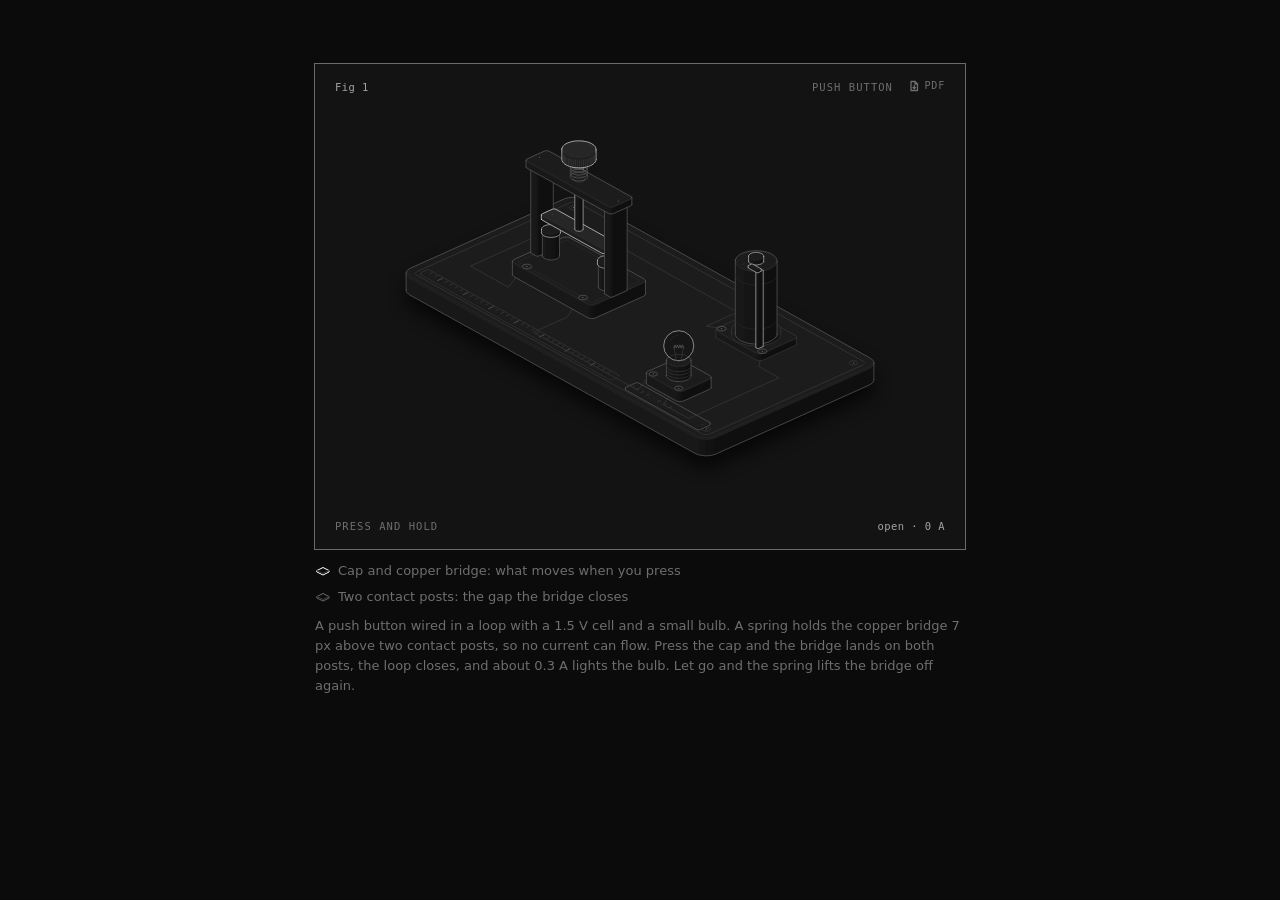
<file: .claude/skills/anatomy/examples/push-button/push-button.html>
<!doctype html><html lang="en"><head><meta charset="utf-8"><meta name="viewport" content="width=device-width, initial-scale=1"><title>Push button</title><style>
.iso{
  --anatomy-page:#0b0b0b;--anatomy-card:#131313;--anatomy-text:#a3a3a3;--anatomy-strong:#e6e6e6;--anatomy-muted:#6e6e6e;
  --anatomy-paper:#131313;--anatomy-face:#1b1b1b;--anatomy-top:#1c1c1c;
  --anatomy-shade-0:#0f0f0f;--anatomy-shade-1:#121212;--anatomy-shade-2:#151515;--anatomy-shade-3:#181818;
  --anatomy-lit-top:#262626;--anatomy-lit-shade:#1d1d1d;
  --anatomy-hi:#d4d4d4;--anatomy-mid:#6a6a6a;--anatomy-lo:#3e3e3e;--anatomy-faint:#2a2a2a;--anatomy-lit:#ffffff;
  --anatomy-halo:#050505;--anatomy-halo-opacity:.9;--anatomy-dot:#e6e6e6;
  --anatomy-red:#ff6b6b;--anatomy-green:#6be0a0;--anatomy-blue:#6b9bff;
  --anatomy-weight:.6px;--anatomy-ease:cubic-bezier(.32,.72,0,1);
  --anatomy-mono:ui-monospace,"SF Mono",Menlo,Consolas,monospace;
  --anatomy-lift:inset 0 1px 0 0 #ffffff0a,inset 0 0 0 1px #ffffff06,0 0 0 1px #00000026,0 1px 1px -.5px #00000014,0 3px 3px -1.5px #00000014,0 6px 6px -3px #00000014,0 12px 12px -6px #00000014;
}
.iso[data-theme="light"]{
  --anatomy-page:#f2f2ef;--anatomy-card:#fbfbfa;--anatomy-text:#57575a;--anatomy-strong:#18181a;--anatomy-muted:#8c8c90;
  --anatomy-paper:#fbfbfa;--anatomy-face:#ffffff;--anatomy-top:#ffffff;
  --anatomy-shade-0:#dcdcd9;--anatomy-shade-1:#e5e5e2;--anatomy-shade-2:#ededea;--anatomy-shade-3:#f4f4f1;
  --anatomy-lit-top:#ffffff;--anatomy-lit-shade:#eeeeeb;
  --anatomy-hi:#26262a;--anatomy-mid:#8a8a8f;--anatomy-lo:#b4b4b8;--anatomy-faint:#d4d4d6;--anatomy-lit:#000000;
  --anatomy-halo:#8a8a80;--anatomy-halo-opacity:.32;--anatomy-dot:#3a3a3e;
  --anatomy-red:#e5484d;--anatomy-green:#30a46c;--anatomy-blue:#3e63dd;
  --anatomy-lift:inset 0 1px 0 0 #ffffff,0 0 0 1px #0000000f,0 1px 1px -.5px #0000000a,0 3px 3px -1.5px #0000000a,0 6px 6px -3px #0000000a,0 12px 12px -6px #0000000a;
}
.iso-svg{display:block;width:100%;height:auto;overflow:visible}
.iso-svg path,.iso-svg circle{vector-effect:non-scaling-stroke}
.iso-fill{fill:var(--anatomy-paper);stroke:none}
.iso-solid[data-lit]>.iso-fill{fill:var(--anatomy-face)}
.iso-shade,.iso-top{stroke:none}
.iso-shade[data-shade="0"]{fill:var(--anatomy-shade-0)}
.iso-shade[data-shade="1"]{fill:var(--anatomy-shade-1)}
.iso-shade[data-shade="2"]{fill:var(--anatomy-shade-2)}
.iso-shade[data-shade="3"]{fill:var(--anatomy-shade-3)}
.iso-top{fill:var(--anatomy-top)}
.iso-solid[data-lit]>.iso-top{fill:var(--anatomy-lit-top)}
.iso-solid[data-lit]>.iso-shade{fill:var(--anatomy-lit-shade)}
.iso-solid[data-seamless]>.iso-shade,.iso-solid[data-seamless]>.iso-top{stroke-width:.4;stroke-linejoin:round}
.iso-solid[data-seamless]>.iso-shade[data-shade="0"]{stroke:var(--anatomy-shade-0)}
.iso-solid[data-seamless]>.iso-shade[data-shade="1"]{stroke:var(--anatomy-shade-1)}
.iso-solid[data-seamless]>.iso-shade[data-shade="2"]{stroke:var(--anatomy-shade-2)}
.iso-solid[data-seamless]>.iso-shade[data-shade="3"]{stroke:var(--anatomy-shade-3)}
.iso-solid[data-seamless]>.iso-top{stroke:var(--anatomy-top)}
.iso-solid[data-seamless][data-lit]>.iso-top{stroke:var(--anatomy-lit-top)}
.iso-solid[data-seamless][data-lit]>.iso-shade{stroke:var(--anatomy-lit-shade)}
.iso-solid[data-lit]>.iso-edge{stroke:var(--anatomy-lit)}
.iso-halo{fill:var(--anatomy-halo);stroke:none;filter:blur(9px);opacity:var(--anatomy-halo-opacity);transform:translateY(3px)}
.iso-line{fill:none;stroke:var(--anatomy-lo);stroke-width:var(--anatomy-weight);stroke-linecap:round;stroke-linejoin:round}
.iso-line[data-tone="hi"]{stroke:var(--anatomy-hi)}
.iso-line[data-tone="mid"]{stroke:var(--anatomy-mid)}
.iso-line[data-tone="lo"]{stroke:var(--anatomy-lo)}
.iso-line[data-tone="faint"]{stroke:var(--anatomy-faint)}
.iso-line[data-tone="lit"]{stroke:var(--anatomy-lit)}
.iso-line[data-tone="red"]{stroke:var(--anatomy-red)}
.iso-line[data-tone="green"]{stroke:var(--anatomy-green)}
.iso-line[data-tone="blue"]{stroke:var(--anatomy-blue)}
.iso-line[data-dotted]{stroke-dasharray:.01 3.5;stroke-width:1}
.iso-line[data-dashed]{stroke-dasharray:3 3}
.iso-line[data-flow]{stroke-dasharray:2 6}
.iso-wire-end{fill:var(--anatomy-paper);stroke:var(--anatomy-lo);stroke-width:var(--anatomy-weight)}
.iso-wire[data-tone="hi"] .iso-wire-end{stroke:var(--anatomy-hi)}
.iso-wire[data-tone="mid"] .iso-wire-end{stroke:var(--anatomy-mid)}
.iso-wire[data-tone="faint"] .iso-wire-end{stroke:var(--anatomy-faint)}
.iso-wire[data-tone="lit"] .iso-wire-end{stroke:var(--anatomy-lit)}
.iso-dots circle{fill:var(--anatomy-dot);stroke:none;opacity:.32}
.iso-dots[data-tone="hi"] circle{opacity:.85}
.iso-dots[data-tone="mid"] circle{opacity:.45}
.iso-dots[data-tone="lo"] circle{opacity:.22}
.iso-dots[data-tone="faint"] circle{opacity:.12}
.iso-face-text{fill:var(--anatomy-mid);font-family:var(--anatomy-mono);letter-spacing:.04em}
.iso-face-text[data-tone="hi"]{fill:var(--anatomy-hi)}
.iso-face-text[data-tone="lo"]{fill:var(--anatomy-lo)}
.iso-face-text[data-tone="faint"]{fill:var(--anatomy-faint)}
.tb-body{fill:var(--anatomy-shade-2);stroke:none}
.tb-shine{fill:var(--anatomy-top);stroke:none}
.tb-shade{fill:var(--anatomy-shade-0);stroke:none}
.tb-ring{fill:none;stroke:var(--anatomy-lo);stroke-width:.45;stroke-linecap:butt;stroke-linejoin:round}
.tb-ring[data-tone="mid"]{stroke:var(--anatomy-mid)}
.tb-ring[data-tone="faint"]{stroke:var(--anatomy-faint)}
.tb-ring[data-tone="hi"]{stroke:var(--anatomy-hi)}
@keyframes iso-flow{to{stroke-dashoffset:-32}}
@keyframes iso-pulse{0%,100%{opacity:.18}12%{opacity:1}40%{opacity:.18}}
.iso-line[data-flow]{animation:iso-flow 1600ms linear infinite}
.iso-dots circle[data-pulse]{animation:iso-pulse 1600ms steps(1,end) infinite;animation-delay:var(--pulse-at,0ms)}
.iso-figure{margin:32px 0 36px}
.iso-plate{position:relative;padding:52px 24px;border-radius:0;background:var(--anatomy-card);box-shadow:0 0 0 1px var(--anatomy-mid);--anatomy-paper:var(--anatomy-card)}
.iso-plate-corners{position:absolute;inset:18px 20px;pointer-events:none}
.iso-plate-corner{position:absolute;color:var(--anatomy-muted);font-family:var(--anatomy-mono);font-size:10.5px;line-height:1;letter-spacing:.04em;white-space:nowrap}
.iso-plate-corner[data-corner="fig"]{top:0;left:0;color:var(--anatomy-text)}
.iso-plate-corner[data-corner="title"]{top:0;right:0;text-transform:uppercase;letter-spacing:.1em}
.iso-plate-corner[data-corner="hint"]{bottom:0;left:0;text-transform:uppercase;letter-spacing:.1em}
.iso-plate-corner[data-corner="readout"]{right:0;bottom:0;color:var(--anatomy-text);font-variant-numeric:tabular-nums}
.iso-plate .iso-svg{margin:0 auto}
.iso-legend{display:grid;gap:8px;margin-top:12px;color:var(--anatomy-muted);font-size:13px;line-height:1.55}
.iso-keys{display:flex;flex-wrap:wrap;gap:6px 18px}
.iso-key{display:inline-flex;align-items:center;gap:7px}
.iso-swatch{width:16px;height:10px;flex:none;overflow:visible}
.iso-swatch path{fill:none;stroke:var(--anatomy-hi);stroke-width:1;vector-effect:non-scaling-stroke;stroke-linejoin:round;stroke-linecap:round}
.iso-swatch[data-mark="raised"] path,.iso-swatch[data-mark="flat"] path{stroke:var(--anatomy-mid)}
.iso-swatch[data-mark="lit"] path{stroke:var(--anatomy-lit)}
.iso-swatch[data-mark="dim"] path{stroke:var(--anatomy-lo)}
.iso-swatch[data-mark="dotted"] path{stroke-dasharray:.01 3;stroke-width:1.4}
.iso-swatch[data-mark="dashed"] path{stroke-dasharray:3 2.5}
.iso-swatch[data-mark="red"] path{stroke:var(--anatomy-red)}
.iso-swatch[data-mark="green"] path{stroke:var(--anatomy-green)}
.iso-swatch[data-mark="blue"] path{stroke:var(--anatomy-blue)}
.iso-swatch-crease{stroke:var(--anatomy-lo)!important}
@media (max-width:560px){.iso-plate{padding:48px 12px 70px}.iso-plate-corner[data-corner="hint"]{bottom:18px}}
@media (prefers-reduced-motion:reduce){.iso-line[data-flow],.iso-dots circle[data-pulse]{animation:none}}

*{box-sizing:border-box}
html{color-scheme:dark}
body[data-theme="light"]{color-scheme:light}
body{margin:0;background:var(--anatomy-page);color:var(--anatomy-text);font:14px/1.6 ui-sans-serif,system-ui,-apple-system,"Segoe UI",sans-serif;-webkit-font-smoothing:antialiased}
.iso-page{width:min(650px,100% - 32px);margin:64px auto 96px}
</style></head><body class="iso" data-theme="dark"><main class="iso-page"><style>
.pb-glass{fill:var(--anatomy-paper);fill-opacity:.55;stroke:var(--anatomy-hi);stroke-width:var(--anatomy-weight);vector-effect:non-scaling-stroke;transition:fill .25s var(--anatomy-ease)}
.pb-glow{opacity:var(--pb-on,0);pointer-events:none;mix-blend-mode:var(--pb-blend,screen)}
.pb-stop-0{stop-color:var(--pb-glow-0)}.pb-stop-1{stop-color:var(--pb-glow-1)}.pb-stop-2{stop-color:var(--pb-glow-2)}
.iso{--pb-glow-0:#ffd98a;--pb-glow-1:#ffb84a55;--pb-glow-2:#ff9d2a00;--pb-hot:#ffd98a}
.iso[data-theme="light"]{--pb-glow-0:#ffcf6a;--pb-glow-1:#ffb84a40;--pb-glow-2:#ff9d2a00;--pb-hot:#e08a12;--pb-blend:multiply}
.pb-filament{transition:stroke .15s}
.iso-stage[data-on] .pb-filament{stroke:var(--pb-hot);stroke-width:1.2}
.iso-stage[data-on] .pb-glass{fill:var(--pb-glow-0);fill-opacity:.35}
.iso-stage[data-on] .pb-wire .iso-line{stroke:var(--anatomy-lit)}
.iso-stage{cursor:pointer;touch-action:manipulation}
</style><figure class="iso-figure"><div class="iso-plate"><div class="iso-plate-corners" aria-hidden="true"><span class="iso-plate-corner" data-corner="fig">Fig 1</span><span class="iso-plate-corner" data-corner="title">Push button</span><span class="iso-plate-corner" data-corner="hint">Press and hold</span><span class="iso-plate-corner" data-corner="readout" data-readout>open · 0 A</span></div><style>.iso-plate-pdf{position:absolute;top:12px;right:13px;z-index:2;display:inline-flex;align-items:center;gap:5px;padding:4px 7px;border-radius:6px;color:var(--anatomy-muted);font-family:var(--anatomy-mono);font-size:10px;line-height:1;letter-spacing:.08em;text-decoration:none;transition:color .2s var(--anatomy-ease),background-color .2s var(--anatomy-ease)}
.iso-plate-pdf:hover,.iso-plate-pdf:focus-visible{color:var(--anatomy-strong);background:color-mix(in srgb,var(--anatomy-text) 14%,transparent);outline:none}
.iso-plate-pdf svg{width:12px;height:12px;fill:none;stroke:currentColor;stroke-width:1.3;stroke-linecap:round;stroke-linejoin:round}
.iso-plate:has(.iso-plate-pdf) .iso-plate-corner[data-corner="title"]{right:52px}</style><a class="iso-plate-pdf" href="push-button-poster-a4.pdf" target="_blank" rel="noopener" aria-label="Open the printable PDF"><svg viewBox="0 0 12 12" aria-hidden="true"><path d="M3 1.5h4l2.5 2.5v6.5h-6.5z"/><path d="M7 1.5V4h2.5"/><path d="M6.25 5.5v3.2M4.9 7.4l1.35 1.35L7.6 7.4"/></svg>PDF</a><div class="iso-stage" tabindex="0" role="button" aria-pressed="false" aria-label="Push button: press and hold the figure, or hold Space, to close the circuit and light the bulb"><svg xmlns="http://www.w3.org/2000/svg" class="iso-svg" viewBox="0 0 600 380" role="img" aria-label="A push button on a bench plate, wired in a loop with a 1.5 volt cell in a holder and a small bulb in a socket. Inside the button's open frame, a spring holds a plunger and a copper bridge 7 units above two contact posts. Press the cap and the bridge comes down onto both posts, closing the loop, and the bulb lights."><path class="iso-halo" d="M66.9 164.8L67.3 163.3L68.3 161.9L69.8 160.7L71.8 159.6L223.9 91.1L226.3 90.2L229 89.6L231.9 89.2L234.8 89.2L237.8 89.4L240.6 89.9L243.1 90.7L245.3 91.7L529.3 249.4L531 250.6L532.3 251.9L533 253.3L533.1 254.8L533.1 271.2L532.7 272.7L531.7 274.1L530.2 275.4L528.2 276.5L376.1 344.9L373.7 345.8L371 346.4L368.1 346.8L365.2 346.9L362.2 346.6L359.4 346.1L356.9 345.4L354.7 344.4L70.7 186.7L69 185.5L67.7 184.1L67 182.7L66.9 181.2Z"/><g class="iso-solid"><path class="iso-fill" d="M218.8 129.7L219 128.2L219.8 126.7L221.2 125.4L223.2 124.3L225.6 123.5L228.4 122.9L231.3 122.6L234.3 122.7L237.1 123.1L239.7 123.8L241.9 124.8L243.7 126L244.8 127.4L245.3 128.9L245.3 131.5L245.2 133L244.4 134.4L242.9 135.7L241 136.8L238.5 137.7L235.8 138.2L232.9 138.5L229.9 138.4L227.1 138L224.4 137.3L222.2 136.3L220.5 135.1L219.4 133.7L218.8 132.3Z"/><path class="iso-shade" data-shade="0" d="M241 136.8L238.5 137.7L238.5 135L241 134.2ZM245.3 131.5L245.2 133L245.2 130.3L245.3 128.9ZM245.2 133L244.4 134.4L244.4 131.8L245.2 130.3ZM244.4 134.4L242.9 135.7L242.9 133.1L244.4 131.8ZM242.9 135.7L241 136.8L241 134.2L242.9 133.1Z"/><path class="iso-shade" data-shade="1" d="M238.5 137.7L235.8 138.2L235.8 135.6L238.5 135ZM235.8 138.2L232.9 138.5L232.9 135.9L235.8 135.6Z"/><path class="iso-shade" data-shade="2" d="M232.9 138.5L229.9 138.4L229.9 135.8L232.9 135.9ZM229.9 138.4L227.1 138L227.1 135.4L229.9 135.8ZM227.1 138L224.4 137.3L224.4 134.7L227.1 135.4Z"/><path class="iso-shade" data-shade="3" d="M224.4 137.3L222.2 136.3L222.2 133.7L224.4 134.7ZM222.2 136.3L220.5 135.1L220.5 132.5L222.2 133.7ZM220.5 135.1L219.4 133.7L219.4 131.1L220.5 132.5ZM219.4 133.7L218.8 132.3L218.8 129.7L219.4 131.1Z"/><path class="iso-top" d="M241 134.2L238.5 135L235.8 135.6L232.9 135.9L229.9 135.8L227.1 135.4L224.4 134.7L222.2 133.7L220.5 132.5L219.4 131.1L218.8 129.7L219 128.2L219.8 126.7L221.2 125.4L223.2 124.3L225.6 123.5L228.4 122.9L231.3 122.6L234.3 122.7L237.1 123.1L239.7 123.8L241.9 124.8L243.7 126L244.8 127.4L245.3 128.9L245.2 130.3L244.4 131.8L242.9 133.1Z"/><path class="iso-line iso-crease" data-tone="faint" d="M245.3 128.9L245.2 130.3L244.4 131.8L242.9 133.1L241 134.2L238.5 135L235.8 135.6L232.9 135.9L229.9 135.8L227.1 135.4L224.4 134.7L222.2 133.7L220.5 132.5L219.4 131.1L218.8 129.7"/><path class="iso-line iso-edge" data-tone="lo" d="M218.8 129.7L219 128.2L219.8 126.7L221.2 125.4L223.2 124.3L225.6 123.5L228.4 122.9L231.3 122.6L234.3 122.7L237.1 123.1L239.7 123.8L241.9 124.8L243.7 126L244.8 127.4L245.3 128.9M245.3 131.5L245.2 133L244.4 134.4L242.9 135.7L241 136.8L238.5 137.7L235.8 138.2L232.9 138.5L229.9 138.4L227.1 138L224.4 137.3L222.2 136.3L220.5 135.1L219.4 133.7L218.8 132.3M218.8 129.7L218.8 132.3M245.3 128.9L245.3 131.5"/></g><g class="iso-solid"><path class="iso-fill" d="M221.9 124L222 122.8L222.6 121.7L223.7 120.7L225.2 119.9L227.1 119.2L229.2 118.8L231.5 118.6L233.8 118.6L236 118.9L238 119.5L239.7 120.3L241 121.2L241.9 122.2L242.3 123.4L242.3 128.9L242.2 130.1L241.5 131.2L240.4 132.2L238.9 133.1L237.1 133.7L235 134.2L232.7 134.4L230.4 134.3L228.2 134L226.2 133.4L224.5 132.7L223.1 131.7L222.3 130.7L221.9 129.6Z"/><path class="iso-shade" data-shade="0" d="M238.9 133.1L237.1 133.7L237.1 128.1L238.9 127.5ZM242.3 128.9L242.2 130.1L242.2 124.5L242.3 123.4ZM242.2 130.1L241.5 131.2L241.5 125.6L242.2 124.5ZM241.5 131.2L240.4 132.2L240.4 126.6L241.5 125.6ZM240.4 132.2L238.9 133.1L238.9 127.5L240.4 126.6Z"/><path class="iso-shade" data-shade="1" d="M237.1 133.7L235 134.2L235 128.6L237.1 128.1ZM235 134.2L232.7 134.4L232.7 128.8L235 128.6Z"/><path class="iso-shade" data-shade="2" d="M232.7 134.4L230.4 134.3L230.4 128.7L232.7 128.8ZM230.4 134.3L228.2 134L228.2 128.4L230.4 128.7ZM228.2 134L226.2 133.4L226.2 127.9L228.2 128.4Z"/><path class="iso-shade" data-shade="3" d="M226.2 133.4L224.5 132.7L224.5 127.1L226.2 127.9ZM224.5 132.7L223.1 131.7L223.1 126.2L224.5 127.1ZM223.1 131.7L222.3 130.7L222.3 125.1L223.1 126.2ZM222.3 130.7L221.9 129.6L221.9 124L222.3 125.1Z"/><path class="iso-top" d="M238.9 127.5L237.1 128.1L235 128.6L232.7 128.8L230.4 128.7L228.2 128.4L226.2 127.9L224.5 127.1L223.1 126.2L222.3 125.1L221.9 124L222 122.8L222.6 121.7L223.7 120.7L225.2 119.9L227.1 119.2L229.2 118.8L231.5 118.6L233.8 118.6L236 118.9L238 119.5L239.7 120.3L241 121.2L241.9 122.2L242.3 123.4L242.2 124.5L241.5 125.6L240.4 126.6Z"/><path class="iso-line iso-crease" data-tone="faint" d="M242.3 123.4L242.2 124.5L241.5 125.6L240.4 126.6L238.9 127.5L237.1 128.1L235 128.6L232.7 128.8L230.4 128.7L228.2 128.4L226.2 127.9L224.5 127.1L223.1 126.2L222.3 125.1L221.9 124"/><path class="iso-line iso-edge" data-tone="mid" d="M221.9 124L222 122.8L222.6 121.7L223.7 120.7L225.2 119.9L227.1 119.2L229.2 118.8L231.5 118.6L233.8 118.6L236 118.9L238 119.5L239.7 120.3L241 121.2L241.9 122.2L242.3 123.4M242.3 128.9L242.2 130.1L241.5 131.2L240.4 132.2L238.9 133.1L237.1 133.7L235 134.2L232.7 134.4L230.4 134.3L228.2 134L226.2 133.4L224.5 132.7L223.1 131.7L222.3 130.7L221.9 129.6M221.9 124L221.9 129.6M242.3 123.4L242.3 128.9"/></g><g class="iso-solid"><path class="iso-fill" d="M106.2 180.4L106.4 178.9L107.2 177.4L108.6 176.1L110.6 175L113 174.2L115.7 173.6L118.7 173.3L121.6 173.4L124.5 173.8L127.1 174.5L129.3 175.5L131 176.7L132.2 178.1L132.7 179.6L132.7 182.2L132.5 183.7L131.7 185.1L130.3 186.4L128.3 187.5L125.9 188.4L123.2 189L120.2 189.2L117.3 189.1L114.4 188.7L111.8 188L109.6 187L107.9 185.8L106.7 184.4L106.2 183Z"/><path class="iso-shade" data-shade="0" d="M128.3 187.5L125.9 188.4L125.9 185.8L128.3 184.9ZM132.7 182.2L132.5 183.7L132.5 181.1L132.7 179.6ZM132.5 183.7L131.7 185.1L131.7 182.5L132.5 181.1ZM131.7 185.1L130.3 186.4L130.3 183.8L131.7 182.5ZM130.3 186.4L128.3 187.5L128.3 184.9L130.3 183.8Z"/><path class="iso-shade" data-shade="1" d="M125.9 188.4L123.2 189L123.2 186.3L125.9 185.8ZM123.2 189L120.2 189.2L120.2 186.6L123.2 186.3Z"/><path class="iso-shade" data-shade="2" d="M120.2 189.2L117.3 189.1L117.3 186.5L120.2 186.6ZM117.3 189.1L114.4 188.7L114.4 186.1L117.3 186.5ZM114.4 188.7L111.8 188L111.8 185.4L114.4 186.1Z"/><path class="iso-shade" data-shade="3" d="M111.8 188L109.6 187L109.6 184.4L111.8 185.4ZM109.6 187L107.9 185.8L107.9 183.2L109.6 184.4ZM107.9 185.8L106.7 184.4L106.7 181.8L107.9 183.2ZM106.7 184.4L106.2 183L106.2 180.4L106.7 181.8Z"/><path class="iso-top" d="M128.3 184.9L125.9 185.8L123.2 186.3L120.2 186.6L117.3 186.5L114.4 186.1L111.8 185.4L109.6 184.4L107.9 183.2L106.7 181.8L106.2 180.4L106.4 178.9L107.2 177.4L108.6 176.1L110.6 175L113 174.2L115.7 173.6L118.7 173.3L121.6 173.4L124.5 173.8L127.1 174.5L129.3 175.5L131 176.7L132.2 178.1L132.7 179.6L132.5 181.1L131.7 182.5L130.3 183.8Z"/><path class="iso-line iso-crease" data-tone="faint" d="M132.7 179.6L132.5 181.1L131.7 182.5L130.3 183.8L128.3 184.9L125.9 185.8L123.2 186.3L120.2 186.6L117.3 186.5L114.4 186.1L111.8 185.4L109.6 184.4L107.9 183.2L106.7 181.8L106.2 180.4"/><path class="iso-line iso-edge" data-tone="lo" d="M106.2 180.4L106.4 178.9L107.2 177.4L108.6 176.1L110.6 175L113 174.2L115.7 173.6L118.7 173.3L121.6 173.4L124.5 173.8L127.1 174.5L129.3 175.5L131 176.7L132.2 178.1L132.7 179.6M132.7 182.2L132.5 183.7L131.7 185.1L130.3 186.4L128.3 187.5L125.9 188.4L123.2 189L120.2 189.2L117.3 189.1L114.4 188.7L111.8 188L109.6 187L107.9 185.8L106.7 184.4L106.2 183M106.2 180.4L106.2 183M132.7 179.6L132.7 182.2"/></g><g class="iso-solid"><path class="iso-fill" d="M109.2 174.7L109.4 173.5L110 172.4L111.1 171.4L112.6 170.6L114.5 169.9L116.6 169.5L118.8 169.3L121.1 169.3L123.3 169.7L125.3 170.2L127 171L128.4 171.9L129.3 173L129.7 174.1L129.7 179.7L129.5 180.8L128.9 181.9L127.8 182.9L126.3 183.8L124.4 184.4L122.3 184.9L120.1 185.1L117.8 185L115.6 184.7L113.6 184.1L111.8 183.4L110.5 182.5L109.6 181.4L109.2 180.3Z"/><path class="iso-shade" data-shade="0" d="M126.3 183.8L124.4 184.4L124.4 178.9L126.3 178.2ZM129.7 179.7L129.5 180.8L129.5 175.2L129.7 174.1ZM129.5 180.8L128.9 181.9L128.9 176.3L129.5 175.2ZM128.9 181.9L127.8 182.9L127.8 177.3L128.9 176.3ZM127.8 182.9L126.3 183.8L126.3 178.2L127.8 177.3Z"/><path class="iso-shade" data-shade="1" d="M124.4 184.4L122.3 184.9L122.3 179.3L124.4 178.9ZM122.3 184.9L120.1 185.1L120.1 179.5L122.3 179.3Z"/><path class="iso-shade" data-shade="2" d="M120.1 185.1L117.8 185L117.8 179.4L120.1 179.5ZM117.8 185L115.6 184.7L115.6 179.1L117.8 179.4ZM115.6 184.7L113.6 184.1L113.6 178.6L115.6 179.1Z"/><path class="iso-shade" data-shade="3" d="M113.6 184.1L111.8 183.4L111.8 177.8L113.6 178.6ZM111.8 183.4L110.5 182.5L110.5 176.9L111.8 177.8ZM110.5 182.5L109.6 181.4L109.6 175.8L110.5 176.9ZM109.6 181.4L109.2 180.3L109.2 174.7L109.6 175.8Z"/><path class="iso-top" d="M126.3 178.2L124.4 178.9L122.3 179.3L120.1 179.5L117.8 179.4L115.6 179.1L113.6 178.6L111.8 177.8L110.5 176.9L109.6 175.8L109.2 174.7L109.4 173.5L110 172.4L111.1 171.4L112.6 170.6L114.5 169.9L116.6 169.5L118.8 169.3L121.1 169.3L123.3 169.7L125.3 170.2L127 171L128.4 171.9L129.3 173L129.7 174.1L129.5 175.2L128.9 176.3L127.8 177.3Z"/><path class="iso-line iso-crease" data-tone="faint" d="M129.7 174.1L129.5 175.2L128.9 176.3L127.8 177.3L126.3 178.2L124.4 178.9L122.3 179.3L120.1 179.5L117.8 179.4L115.6 179.1L113.6 178.6L111.8 177.8L110.5 176.9L109.6 175.8L109.2 174.7"/><path class="iso-line iso-edge" data-tone="mid" d="M109.2 174.7L109.4 173.5L110 172.4L111.1 171.4L112.6 170.6L114.5 169.9L116.6 169.5L118.8 169.3L121.1 169.3L123.3 169.7L125.3 170.2L127 171L128.4 171.9L129.3 173L129.7 174.1M129.7 179.7L129.5 180.8L128.9 181.9L127.8 182.9L126.3 183.8L124.4 184.4L122.3 184.9L120.1 185.1L117.8 185L115.6 184.7L113.6 184.1L111.8 183.4L110.5 182.5L109.6 181.4L109.2 180.3M109.2 174.7L109.2 180.3M129.7 174.1L129.7 179.7"/></g><g class="iso-solid"><path class="iso-fill" d="M467.3 267.6L467.5 266.1L468.3 264.7L469.7 263.4L471.7 262.3L474.1 261.4L476.8 260.9L479.8 260.6L482.7 260.7L485.6 261.1L488.2 261.8L490.4 262.8L492.1 264L493.3 265.4L493.8 266.8L493.8 269.5L493.6 270.9L492.8 272.4L491.4 273.7L489.4 274.8L487 275.7L484.3 276.2L481.3 276.5L478.4 276.4L475.5 276L472.9 275.3L470.7 274.3L469 273.1L467.8 271.7L467.3 270.3Z"/><path class="iso-shade" data-shade="0" d="M489.4 274.8L487 275.7L487 273L489.4 272.2ZM493.8 269.5L493.6 270.9L493.6 268.3L493.8 266.8ZM493.6 270.9L492.8 272.4L492.8 269.7L493.6 268.3ZM492.8 272.4L491.4 273.7L491.4 271.1L492.8 269.7ZM491.4 273.7L489.4 274.8L489.4 272.2L491.4 271.1Z"/><path class="iso-shade" data-shade="1" d="M487 275.7L484.3 276.2L484.3 273.6L487 273ZM484.3 276.2L481.3 276.5L481.3 273.9L484.3 273.6Z"/><path class="iso-shade" data-shade="2" d="M481.3 276.5L478.4 276.4L478.4 273.8L481.3 273.9ZM478.4 276.4L475.5 276L475.5 273.4L478.4 273.8ZM475.5 276L472.9 275.3L472.9 272.7L475.5 273.4Z"/><path class="iso-shade" data-shade="3" d="M472.9 275.3L470.7 274.3L470.7 271.7L472.9 272.7ZM470.7 274.3L469 273.1L469 270.5L470.7 271.7ZM469 273.1L467.8 271.7L467.8 269.1L469 270.5ZM467.8 271.7L467.3 270.3L467.3 267.6L467.8 269.1Z"/><path class="iso-top" d="M489.4 272.2L487 273L484.3 273.6L481.3 273.9L478.4 273.8L475.5 273.4L472.9 272.7L470.7 271.7L469 270.5L467.8 269.1L467.3 267.6L467.5 266.1L468.3 264.7L469.7 263.4L471.7 262.3L474.1 261.4L476.8 260.9L479.8 260.6L482.7 260.7L485.6 261.1L488.2 261.8L490.4 262.8L492.1 264L493.3 265.4L493.8 266.8L493.6 268.3L492.8 269.7L491.4 271.1Z"/><path class="iso-line iso-crease" data-tone="faint" d="M493.8 266.8L493.6 268.3L492.8 269.7L491.4 271.1L489.4 272.2L487 273L484.3 273.6L481.3 273.9L478.4 273.8L475.5 273.4L472.9 272.7L470.7 271.7L469 270.5L467.8 269.1L467.3 267.6"/><path class="iso-line iso-edge" data-tone="lo" d="M467.3 267.6L467.5 266.1L468.3 264.7L469.7 263.4L471.7 262.3L474.1 261.4L476.8 260.9L479.8 260.6L482.7 260.7L485.6 261.1L488.2 261.8L490.4 262.8L492.1 264L493.3 265.4L493.8 266.8M493.8 269.5L493.6 270.9L492.8 272.4L491.4 273.7L489.4 274.8L487 275.7L484.3 276.2L481.3 276.5L478.4 276.4L475.5 276L472.9 275.3L470.7 274.3L469 273.1L467.8 271.7L467.3 270.3M467.3 267.6L467.3 270.3M493.8 266.8L493.8 269.5"/></g><g class="iso-solid"><path class="iso-fill" d="M470.3 262L470.5 260.8L471.1 259.7L472.2 258.7L473.7 257.9L475.6 257.2L477.7 256.7L479.9 256.5L482.2 256.6L484.4 256.9L486.4 257.5L488.2 258.2L489.5 259.2L490.4 260.2L490.8 261.3L490.8 266.9L490.6 268.1L490 269.2L488.9 270.2L487.4 271L485.5 271.7L483.4 272.1L481.2 272.3L478.9 272.3L476.7 272L474.7 271.4L473 270.7L471.6 269.7L470.7 268.7L470.3 267.5Z"/><path class="iso-shade" data-shade="0" d="M487.4 271L485.5 271.7L485.5 266.1L487.4 265.5ZM490.8 266.9L490.6 268.1L490.6 262.5L490.8 261.3ZM490.6 268.1L490 269.2L490 263.6L490.6 262.5ZM490 269.2L488.9 270.2L488.9 264.6L490 263.6ZM488.9 270.2L487.4 271L487.4 265.5L488.9 264.6Z"/><path class="iso-shade" data-shade="1" d="M485.5 271.7L483.4 272.1L483.4 266.6L485.5 266.1ZM483.4 272.1L481.2 272.3L481.2 266.8L483.4 266.6Z"/><path class="iso-shade" data-shade="2" d="M481.2 272.3L478.9 272.3L478.9 266.7L481.2 266.8ZM478.9 272.3L476.7 272L476.7 266.4L478.9 266.7ZM476.7 272L474.7 271.4L474.7 265.8L476.7 266.4Z"/><path class="iso-shade" data-shade="3" d="M474.7 271.4L473 270.7L473 265.1L474.7 265.8ZM473 270.7L471.6 269.7L471.6 264.1L473 265.1ZM471.6 269.7L470.7 268.7L470.7 263.1L471.6 264.1ZM470.7 268.7L470.3 267.5L470.3 262L470.7 263.1Z"/><path class="iso-top" d="M487.4 265.5L485.5 266.1L483.4 266.6L481.2 266.8L478.9 266.7L476.7 266.4L474.7 265.8L473 265.1L471.6 264.1L470.7 263.1L470.3 262L470.5 260.8L471.1 259.7L472.2 258.7L473.7 257.9L475.6 257.2L477.7 256.7L479.9 256.5L482.2 256.6L484.4 256.9L486.4 257.5L488.2 258.2L489.5 259.2L490.4 260.2L490.8 261.3L490.6 262.5L490 263.6L488.9 264.6Z"/><path class="iso-line iso-crease" data-tone="faint" d="M490.8 261.3L490.6 262.5L490 263.6L488.9 264.6L487.4 265.5L485.5 266.1L483.4 266.6L481.2 266.8L478.9 266.7L476.7 266.4L474.7 265.8L473 265.1L471.6 264.1L470.7 263.1L470.3 262"/><path class="iso-line iso-edge" data-tone="mid" d="M470.3 262L470.5 260.8L471.1 259.7L472.2 258.7L473.7 257.9L475.6 257.2L477.7 256.7L479.9 256.5L482.2 256.6L484.4 256.9L486.4 257.5L488.2 258.2L489.5 259.2L490.4 260.2L490.8 261.3M490.8 266.9L490.6 268.1L490 269.2L488.9 270.2L487.4 271L485.5 271.7L483.4 272.1L481.2 272.3L478.9 272.3L476.7 272L474.7 271.4L473 270.7L471.6 269.7L470.7 268.7L470.3 267.5M470.3 262L470.3 267.5M490.8 261.3L490.8 266.9"/></g><g class="iso-solid"><path class="iso-fill" d="M354.7 318.3L354.8 316.9L355.6 315.4L357.1 314.1L359 313L361.5 312.2L364.2 311.6L367.1 311.3L370.1 311.4L372.9 311.8L375.6 312.5L377.8 313.5L379.5 314.7L380.6 316.1L381.2 317.5L381.2 320.2L381 321.7L380.2 323.1L378.8 324.4L376.8 325.5L374.4 326.4L371.6 326.9L368.7 327.2L365.7 327.1L362.9 326.7L360.3 326L358.1 325L356.3 323.8L355.2 322.4L354.7 321Z"/><path class="iso-shade" data-shade="0" d="M376.8 325.5L374.4 326.4L374.4 323.7L376.8 322.9ZM381.2 320.2L381 321.7L381 319L381.2 317.5ZM381 321.7L380.2 323.1L380.2 320.5L381 319ZM380.2 323.1L378.8 324.4L378.8 321.8L380.2 320.5ZM378.8 324.4L376.8 325.5L376.8 322.9L378.8 321.8Z"/><path class="iso-shade" data-shade="1" d="M374.4 326.4L371.6 326.9L371.6 324.3L374.4 323.7ZM371.6 326.9L368.7 327.2L368.7 324.6L371.6 324.3Z"/><path class="iso-shade" data-shade="2" d="M368.7 327.2L365.7 327.1L365.7 324.5L368.7 324.6ZM365.7 327.1L362.9 326.7L362.9 324.1L365.7 324.5ZM362.9 326.7L360.3 326L360.3 323.4L362.9 324.1Z"/><path class="iso-shade" data-shade="3" d="M360.3 326L358.1 325L358.1 322.4L360.3 323.4ZM358.1 325L356.3 323.8L356.3 321.2L358.1 322.4ZM356.3 323.8L355.2 322.4L355.2 319.8L356.3 321.2ZM355.2 322.4L354.7 321L354.7 318.3L355.2 319.8Z"/><path class="iso-top" d="M376.8 322.9L374.4 323.7L371.6 324.3L368.7 324.6L365.7 324.5L362.9 324.1L360.3 323.4L358.1 322.4L356.3 321.2L355.2 319.8L354.7 318.3L354.8 316.9L355.6 315.4L357.1 314.1L359 313L361.5 312.2L364.2 311.6L367.1 311.3L370.1 311.4L372.9 311.8L375.6 312.5L377.8 313.5L379.5 314.7L380.6 316.1L381.2 317.5L381 319L380.2 320.5L378.8 321.8Z"/><path class="iso-line iso-crease" data-tone="faint" d="M381.2 317.5L381 319L380.2 320.5L378.8 321.8L376.8 322.9L374.4 323.7L371.6 324.3L368.7 324.6L365.7 324.5L362.9 324.1L360.3 323.4L358.1 322.4L356.3 321.2L355.2 319.8L354.7 318.3"/><path class="iso-line iso-edge" data-tone="lo" d="M354.7 318.3L354.8 316.9L355.6 315.4L357.1 314.1L359 313L361.5 312.2L364.2 311.6L367.1 311.3L370.1 311.4L372.9 311.8L375.6 312.5L377.8 313.5L379.5 314.7L380.6 316.1L381.2 317.5M381.2 320.2L381 321.7L380.2 323.1L378.8 324.4L376.8 325.5L374.4 326.4L371.6 326.9L368.7 327.2L365.7 327.1L362.9 326.7L360.3 326L358.1 325L356.3 323.8L355.2 322.4L354.7 321M354.7 318.3L354.7 321M381.2 317.5L381.2 320.2"/></g><g class="iso-solid"><path class="iso-fill" d="M357.7 312.7L357.8 311.5L358.5 310.4L359.6 309.4L361.1 308.6L362.9 307.9L365 307.5L367.3 307.3L369.6 307.3L371.8 307.6L373.8 308.2L375.5 308.9L376.9 309.9L377.7 310.9L378.1 312.1L378.1 317.6L378 318.8L377.4 319.9L376.3 320.9L374.8 321.7L372.9 322.4L370.8 322.9L368.5 323L366.2 323L364 322.7L362 322.1L360.3 321.4L359 320.4L358.1 319.4L357.7 318.2Z"/><path class="iso-shade" data-shade="0" d="M374.8 321.7L372.9 322.4L372.9 316.8L374.8 316.2ZM378.1 317.6L378 318.8L378 313.2L378.1 312.1ZM378 318.8L377.4 319.9L377.4 314.3L378 313.2ZM377.4 319.9L376.3 320.9L376.3 315.3L377.4 314.3ZM376.3 320.9L374.8 321.7L374.8 316.2L376.3 315.3Z"/><path class="iso-shade" data-shade="1" d="M372.9 322.4L370.8 322.9L370.8 317.3L372.9 316.8ZM370.8 322.9L368.5 323L368.5 317.5L370.8 317.3Z"/><path class="iso-shade" data-shade="2" d="M368.5 323L366.2 323L366.2 317.4L368.5 317.5ZM366.2 323L364 322.7L364 317.1L366.2 317.4ZM364 322.7L362 322.1L362 316.5L364 317.1Z"/><path class="iso-shade" data-shade="3" d="M362 322.1L360.3 321.4L360.3 315.8L362 316.5ZM360.3 321.4L359 320.4L359 314.9L360.3 315.8ZM359 320.4L358.1 319.4L358.1 313.8L359 314.9ZM358.1 319.4L357.7 318.2L357.7 312.7L358.1 313.8Z"/><path class="iso-top" d="M374.8 316.2L372.9 316.8L370.8 317.3L368.5 317.5L366.2 317.4L364 317.1L362 316.5L360.3 315.8L359 314.9L358.1 313.8L357.7 312.7L357.8 311.5L358.5 310.4L359.6 309.4L361.1 308.6L362.9 307.9L365 307.5L367.3 307.3L369.6 307.3L371.8 307.6L373.8 308.2L375.5 308.9L376.9 309.9L377.7 310.9L378.1 312.1L378 313.2L377.4 314.3L376.3 315.3Z"/><path class="iso-line iso-crease" data-tone="faint" d="M378.1 312.1L378 313.2L377.4 314.3L376.3 315.3L374.8 316.2L372.9 316.8L370.8 317.3L368.5 317.5L366.2 317.4L364 317.1L362 316.5L360.3 315.8L359 314.9L358.1 313.8L357.7 312.7"/><path class="iso-line iso-edge" data-tone="mid" d="M357.7 312.7L357.8 311.5L358.5 310.4L359.6 309.4L361.1 308.6L362.9 307.9L365 307.5L367.3 307.3L369.6 307.3L371.8 307.6L373.8 308.2L375.5 308.9L376.9 309.9L377.7 310.9L378.1 312.1M378.1 317.6L378 318.8L377.4 319.9L376.3 320.9L374.8 321.7L372.9 322.4L370.8 322.9L368.5 323L366.2 323L364 322.7L362 322.1L360.3 321.4L359 320.4L358.1 319.4L357.7 318.2M357.7 312.7L357.7 318.2M378.1 312.1L378.1 317.6"/></g><g class="iso-solid"><path class="iso-fill" d="M66.9 156.6L67.3 155.1L68.3 153.7L69.8 152.5L71.8 151.4L223.9 82.9L226.3 82L229 81.4L231.9 81L234.8 81L237.8 81.2L240.6 81.7L243.1 82.5L245.3 83.5L529.3 241.2L531 242.4L532.3 243.7L533 245.1L533.1 246.6L533.1 263L532.7 264.5L531.7 265.9L530.2 267.2L528.2 268.3L376.1 336.7L373.7 337.6L371 338.2L368.1 338.6L365.2 338.7L362.2 338.4L359.4 337.9L356.9 337.2L354.7 336.2L70.7 178.5L69 177.3L67.7 175.9L67 174.5L66.9 173Z"/><path class="iso-shade" data-shade="0" d="M533.1 263L532.7 264.5L532.7 248.1L533.1 246.6ZM532.7 264.5L531.7 265.9L531.7 249.5L532.7 248.1ZM531.7 265.9L530.2 267.2L530.2 250.8L531.7 249.5ZM530.2 267.2L528.2 268.3L528.2 251.9L530.2 250.8ZM528.2 268.3L376.1 336.7L376.1 320.3L528.2 251.9ZM376.1 336.7L373.7 337.6L373.7 321.2L376.1 320.3Z"/><path class="iso-shade" data-shade="1" d="M373.7 337.6L371 338.2L371 321.8L373.7 321.2ZM371 338.2L368.1 338.6L368.1 322.2L371 321.8ZM368.1 338.6L365.2 338.7L365.2 322.3L368.1 322.2Z"/><path class="iso-shade" data-shade="2" d="M365.2 338.7L362.2 338.4L362.2 322L365.2 322.3ZM362.2 338.4L359.4 337.9L359.4 321.5L362.2 322Z"/><path class="iso-shade" data-shade="3" d="M359.4 337.9L356.9 337.2L356.9 320.8L359.4 321.5ZM356.9 337.2L354.7 336.2L354.7 319.8L356.9 320.8ZM354.7 336.2L70.7 178.5L70.7 162.1L354.7 319.8ZM70.7 178.5L69 177.3L69 160.9L70.7 162.1ZM69 177.3L67.7 175.9L67.7 159.5L69 160.9ZM67.7 175.9L67 174.5L67 158.1L67.7 159.5ZM67 174.5L66.9 173L66.9 156.6L67 158.1Z"/><path class="iso-top" d="M529.3 241.2L531 242.4L532.3 243.7L533 245.1L533.1 246.6L532.7 248.1L531.7 249.5L530.2 250.8L528.2 251.9L376.1 320.3L373.7 321.2L371 321.8L368.1 322.2L365.2 322.3L362.2 322L359.4 321.5L356.9 320.8L354.7 319.8L70.7 162.1L69 160.9L67.7 159.5L67 158.1L66.9 156.6L67.3 155.1L68.3 153.7L69.8 152.5L71.8 151.4L223.9 82.9L226.3 82L229 81.4L231.9 81L234.8 81L237.8 81.2L240.6 81.7L243.1 82.5L245.3 83.5Z"/><path class="iso-line iso-crease" data-tone="faint" d="M533.1 246.6L532.7 248.1L531.7 249.5L530.2 250.8L528.2 251.9L376.1 320.3L373.7 321.2L371 321.8L368.1 322.2L365.2 322.3L362.2 322L359.4 321.5L356.9 320.8L354.7 319.8L70.7 162.1L69 160.9L67.7 159.5L67 158.1L66.9 156.6"/><path class="iso-line iso-bevel" data-tone="faint" d="M533.1 246.6L529.8 247.7L529 248.8L527.7 249.9L526 250.8L374.2 319.1L372.2 319.9L370 320.4L367.7 320.7L365.3 320.7L363 320.6L360.7 320.2L358.7 319.5L356.8 318.7L73.1 161.1L71.6 160.1L70.6 159L70 157.9L66.9 156.6"/><path class="iso-line iso-edge" data-tone="mid" d="M66.9 156.6L67.3 155.1L68.3 153.7L69.8 152.5L71.8 151.4L223.9 82.9L226.3 82L229 81.4L231.9 81L234.8 81L237.8 81.2L240.6 81.7L243.1 82.5L245.3 83.5L529.3 241.2L531 242.4L532.3 243.7L533 245.1L533.1 246.6M533.1 263L532.7 264.5L531.7 265.9L530.2 267.2L528.2 268.3L376.1 336.7L373.7 337.6L371 338.2L368.1 338.6L365.2 338.7L362.2 338.4L359.4 337.9L356.9 337.2L354.7 336.2L70.7 178.5L69 177.3L67.7 175.9L67 174.5L66.9 173M533.1 246.6L533.1 263M66.9 156.6L66.9 173"/></g><path class="iso-line" data-tone="lo" d="M522.2 244.3L522.9 244.8L523.4 245.3L523.6 245.8L523.7 246.4L523.5 246.9L523.1 247.5L522.6 247.9L521.8 248.3L369.8 316.8L368.9 317.1L367.9 317.4L366.8 317.5L365.7 317.5L364.6 317.4L363.5 317.3L362.6 317L361.7 316.6L77.8 158.9L77.1 158.4L76.6 157.9L76.4 157.4L76.3 156.8L76.5 156.3L76.9 155.8L77.4 155.3L78.2 154.9L230.2 86.4L231.1 86.1L232.1 85.9L233.2 85.7L234.3 85.7L235.4 85.8L236.5 86L237.4 86.3L238.3 86.6Z"/><path class="iso-line" data-tone="lo" d="M236.6 92.8L235.2 93.2L233.5 93.3L232 93.1L230.7 92.6L229.8 91.9L229.6 91.1L230 90.3L231 89.7L232.4 89.3L234 89.1L235.6 89.3L236.9 89.8L237.7 90.5L237.9 91.3L237.5 92.1ZM515.5 247.6L514.1 248.1L512.4 248.2L510.9 248L509.6 247.5L508.7 246.8L508.5 246L508.9 245.2L509.9 244.5L511.3 244.1L512.9 244L514.5 244.2L515.8 244.7L516.6 245.4L516.8 246.2L516.4 247ZM90.1 158.7L88.7 159.1L87.1 159.2L85.5 159L84.2 158.5L83.4 157.8L83.2 157L83.6 156.2L84.5 155.6L85.9 155.2L87.6 155.1L89.1 155.3L90.4 155.7L91.3 156.4L91.5 157.2L91.1 158ZM369 313.6L367.6 314L366 314.1L364.4 313.9L363.1 313.4L362.3 312.7L362.1 311.9L362.5 311.1L363.4 310.5L364.8 310L366.5 309.9L368 310.1L369.3 310.6L370.2 311.3L370.4 312.1L370 312.9Z"/><g class="iso-dots" data-tone="mid"><circle cx="233.8" cy="91.2" r="0.5"/><circle cx="512.7" cy="246.1" r="0.5"/><circle cx="87.3" cy="157.1" r="0.5"/><circle cx="366.2" cy="312" r="0.5"/></g><g class="iso-solid"><path class="iso-fill" d="M81.4 156.9L81.5 156.4L82 156L87.6 153.5L88.5 153.3L89.5 153.3L90.3 153.5L277.9 257.7L278.4 258.2L278.4 259.2L278.3 259.6L277.8 260.1L272.1 262.6L271.3 262.8L270.3 262.8L269.5 262.5L81.8 158.3L81.4 157.9Z"/><path class="iso-shade" data-shade="0" d="M278.4 259.2L278.3 259.6L278.3 258.7L278.4 258.2ZM278.3 259.6L277.8 260.1L277.8 259.1L278.3 258.7ZM277.8 260.1L272.1 262.6L272.1 261.6L277.8 259.1Z"/><path class="iso-shade" data-shade="1" d="M272.1 262.6L271.3 262.8L271.3 261.8L272.1 261.6Z"/><path class="iso-shade" data-shade="2" d="M271.3 262.8L270.3 262.8L270.3 261.8L271.3 261.8Z"/><path class="iso-shade" data-shade="3" d="M270.3 262.8L269.5 262.5L269.5 261.5L270.3 261.8ZM269.5 262.5L81.8 158.3L81.8 157.4L269.5 261.5ZM81.8 158.3L81.4 157.9L81.4 156.9L81.8 157.4Z"/><path class="iso-top" d="M277.9 257.7L278.4 258.2L278.3 258.7L277.8 259.1L272.1 261.6L271.3 261.8L270.3 261.8L269.5 261.5L81.8 157.4L81.4 156.9L81.5 156.4L82 156L87.6 153.5L88.5 153.3L89.5 153.3L90.3 153.5Z"/><path class="iso-line iso-edge" data-tone="lo" d="M81.4 156.9L81.5 156.4L82 156L87.6 153.5L88.5 153.3L89.5 153.3L90.3 153.5L277.9 257.7L278.4 258.2M278.4 259.2L278.3 259.6L277.8 260.1L272.1 262.6L271.3 262.8L270.3 262.8L269.5 262.5L81.8 158.3L81.4 157.9M278.4 258.2L278.4 259.2M81.4 156.9L81.4 157.9"/></g><path class="iso-line" data-tone="lo" d="M93 156.2L90.4 157.3M98 159L95.5 160.1M108.2 164.6L105.6 165.8M113.3 167.4L110.7 168.6M118.3 170.2L115.8 171.4M123.4 173.1L120.9 174.2M133.5 178.7L131 179.8M138.6 181.5L136.1 182.6M143.7 184.3L141.1 185.5M148.8 187.1L146.2 188.3M158.9 192.8L156.4 193.9M164 195.6L161.4 196.7M169 198.4L166.5 199.5M174.1 201.2L171.6 202.4M184.2 206.9L181.7 208M189.3 209.7L186.8 210.8M194.4 212.5L191.9 213.6M199.5 215.3L196.9 216.4M209.6 220.9L207.1 222.1M214.7 223.7L212.1 224.9M219.7 226.6L217.2 227.7M224.8 229.4L222.3 230.5M235 235L232.4 236.2M240 237.8L237.5 239M245.1 240.6L242.6 241.8M250.2 243.5L247.6 244.6M260.3 249.1L257.8 250.2M265.4 251.9L262.8 253M270.5 254.7L267.9 255.9"/><path class="iso-line" data-tone="mid" d="M103.1 161.8L98.3 164M128.5 175.9L123.7 178M153.8 190L149 192.1M179.2 204L174.4 206.2M204.5 218.1L199.7 220.3M229.9 232.2L225.1 234.4M255.2 246.3L250.5 248.4"/><g class="iso-solid"><path class="iso-fill" d="M285.5 271.3L285.6 270.7L286.2 270.2L295.5 266.1L296.6 265.8L297.7 265.8L298.7 266.1L369.2 305.3L369.8 305.8L369.8 307.1L369.7 307.7L369.1 308.2L359.8 312.4L358.7 312.6L357.5 312.6L356.5 312.3L286.1 273.2L285.5 272.6Z"/><path class="iso-shade" data-shade="0" d="M369.8 307.1L369.7 307.7L369.7 306.4L369.8 305.8ZM369.7 307.7L369.1 308.2L369.1 306.9L369.7 306.4ZM369.1 308.2L359.8 312.4L359.8 311.1L369.1 306.9Z"/><path class="iso-shade" data-shade="1" d="M359.8 312.4L358.7 312.6L358.7 311.3L359.8 311.1Z"/><path class="iso-shade" data-shade="2" d="M358.7 312.6L357.5 312.6L357.5 311.3L358.7 311.3Z"/><path class="iso-shade" data-shade="3" d="M357.5 312.6L356.5 312.3L356.5 311L357.5 311.3ZM356.5 312.3L286.1 273.2L286.1 271.8L356.5 311ZM286.1 273.2L285.5 272.6L285.5 271.3L286.1 271.8Z"/><path class="iso-top" d="M369.2 305.3L369.8 305.8L369.7 306.4L369.1 306.9L359.8 311.1L358.7 311.3L357.5 311.3L356.5 311L286.1 271.8L285.5 271.3L285.6 270.7L286.2 270.2L295.5 266.1L296.6 265.8L297.7 265.8L298.7 266.1Z"/><path class="iso-line iso-edge" data-tone="mid" d="M285.5 271.3L285.6 270.7L286.2 270.2L295.5 266.1L296.6 265.8L297.7 265.8L298.7 266.1L369.2 305.3L369.8 305.8M369.8 307.1L369.7 307.7L369.1 308.2L359.8 312.4L358.7 312.6L357.5 312.6L356.5 312.3L286.1 273.2L285.5 272.6M369.8 305.8L369.8 307.1M285.5 271.3L285.5 272.6"/></g><text class="iso-face-text" data-tone="lo" transform="matrix(1.268 0.704 -1.408 0.634 293.836 271.909)" font-size="3.4" text-anchor="start">1.5 V · 0.3 A</text><g class="iso-dots" data-tone="mid"><circle cx="293.4" cy="269.6" r="0.4"/><circle cx="361.9" cy="307.6" r="0.4"/></g><defs><radialGradient id="pb-glow-g"><stop offset="0" class="pb-stop-0"/><stop offset=".35" class="pb-stop-1"/><stop offset="1" class="pb-stop-2"/></radialGradient></defs><circle class="pb-glow" cx="338.6" cy="229.0" r="50.9" fill="url(#pb-glow-g)"/><g data-piece="wires"><g class="pb-wire" data-wire="0"><g class="iso-wire" data-tone="lo"><path class="iso-line" data-tone="lo" d="M422 234.5L418.3 249.7L438.6 260.9L348.5 301.5L323.1 287.4L334.4 273.2"/><circle class="iso-wire-end" cx="422" cy="234.5" r="1.1"/><circle class="iso-wire-end" cx="334.4" cy="273.2" r="1.1"/></g></g><g class="pb-wire" data-wire="1"><g class="iso-wire" data-tone="lo"><path class="iso-line" data-tone="lo" d="M309 259.1L297.8 273.3L193.8 215.6L227.6 200.4L238.9 182.9"/><circle class="iso-wire-end" cx="309" cy="259.1" r="1.1"/><circle class="iso-wire-end" cx="238.9" cy="182.9" r="1.1"/></g></g><g class="pb-wire" data-wire="2"><g class="iso-wire" data-tone="lo"><path class="iso-line" data-tone="lo" d="M183.1 151.9L169 170.7L131 149.6L232.4 103.9L397.2 195.5L366.2 209.4L381.4 211.9"/><circle class="iso-wire-end" cx="183.1" cy="151.9" r="1.1"/><circle class="iso-wire-end" cx="381.4" cy="211.9" r="1.1"/></g></g></g><g data-piece="cell"><g class="iso-solid"><path class="iso-fill" d="M375.6 213.1L376.1 212.1L377.5 211.2L408.4 197.2L410.3 196.7L412.5 196.5L414.7 196.8L416.5 197.4L454.5 218.6L455.6 219.5L455.9 220.6L455.9 227.2L455.4 228.2L454.1 229.1L423.1 243.1L421.2 243.6L419 243.8L416.8 243.5L415.1 242.9L377 221.7L375.9 220.8L375.6 219.7Z"/><path class="iso-shade" data-shade="0" d="M455.9 227.2L455.4 228.2L455.4 221.7L455.9 220.6ZM455.4 228.2L454.1 229.1L454.1 222.6L455.4 221.7ZM454.1 229.1L423.1 243.1L423.1 236.5L454.1 222.6ZM423.1 243.1L421.2 243.6L421.2 237.1L423.1 236.5Z"/><path class="iso-shade" data-shade="1" d="M421.2 243.6L419 243.8L419 237.2L421.2 237.1Z"/><path class="iso-shade" data-shade="2" d="M419 243.8L416.8 243.5L416.8 237L419 237.2Z"/><path class="iso-shade" data-shade="3" d="M416.8 243.5L415.1 242.9L415.1 236.3L416.8 237ZM415.1 242.9L377 221.7L377 215.2L415.1 236.3ZM377 221.7L375.9 220.8L375.9 214.2L377 215.2ZM375.9 220.8L375.6 219.7L375.6 213.1L375.9 214.2Z"/><path class="iso-top" d="M454.5 218.6L455.6 219.5L455.9 220.6L455.4 221.7L454.1 222.6L423.1 236.5L421.2 237.1L419 237.2L416.8 237L415.1 236.3L377 215.2L375.9 214.2L375.6 213.1L376.1 212.1L377.5 211.2L408.4 197.2L410.3 196.7L412.5 196.5L414.7 196.8L416.5 197.4Z"/><path class="iso-line iso-crease" data-tone="faint" d="M455.9 220.6L455.4 221.7L454.1 222.6L423.1 236.5L421.2 237.1L419 237.2L416.8 237L415.1 236.3L377 215.2L375.9 214.2L375.6 213.1"/><path class="iso-line iso-bevel" data-tone="faint" d="M455.9 220.6L454.4 221.4L453.2 222.2L422.4 236.1L420.8 236.5L419.1 236.7L417.3 236.4L415.8 235.9L378 214.8L377 214L375.6 213.1"/><path class="iso-line iso-edge" data-tone="lo" d="M375.6 213.1L376.1 212.1L377.5 211.2L408.4 197.2L410.3 196.7L412.5 196.5L414.7 196.8L416.5 197.4L454.5 218.6L455.6 219.5L455.9 220.6M455.9 227.2L455.4 228.2L454.1 229.1L423.1 243.1L421.2 243.6L419 243.8L416.8 243.5L415.1 242.9L377 221.7L375.9 220.8L375.6 219.7M455.9 220.6L455.9 227.2M375.6 213.1L375.6 219.7"/></g><g class="iso-solid"><path class="iso-fill" d="M391.2 212.9L391.7 211L392.8 209.2L394.4 207.4L396.6 205.8L399.3 204.4L402.4 203.3L405.7 202.3L409.4 201.7L413.2 201.3L417.1 201.3L420.9 201.5L424.6 202.1L428.1 202.9L431.3 204L434.1 205.3L436.4 206.9L438.3 208.6L439.6 210.4L440.3 212.3L440.4 214.2L440.4 217.5L439.9 219.4L438.8 221.3L437.1 223L434.9 224.6L432.2 226L429.2 227.2L425.8 228.1L422.1 228.8L418.3 229.1L414.5 229.2L410.6 228.9L406.9 228.4L403.5 227.5L400.3 226.4L397.5 225.1L395.1 223.6L393.3 221.9L392 220.1L391.3 218.2L391.2 216.2Z"/><path class="iso-shade" data-shade="0" d="M432.2 226L429.2 227.2L429.2 223.9L432.2 222.7ZM440.4 217.5L439.9 219.4L439.9 216.1L440.4 214.2ZM439.9 219.4L438.8 221.3L438.8 218L439.9 216.1ZM438.8 221.3L437.1 223L437.1 219.7L438.8 218ZM437.1 223L434.9 224.6L434.9 221.3L437.1 219.7ZM434.9 224.6L432.2 226L432.2 222.7L434.9 221.3Z"/><path class="iso-shade" data-shade="1" d="M429.2 227.2L425.8 228.1L425.8 224.8L429.2 223.9ZM425.8 228.1L422.1 228.8L422.1 225.5L425.8 224.8ZM422.1 228.8L418.3 229.1L418.3 225.8L422.1 225.5ZM418.3 229.1L414.5 229.2L414.5 225.9L418.3 225.8Z"/><path class="iso-shade" data-shade="2" d="M414.5 229.2L410.6 228.9L410.6 225.6L414.5 225.9ZM410.6 228.9L406.9 228.4L406.9 225.1L410.6 225.6ZM406.9 228.4L403.5 227.5L403.5 224.2L406.9 225.1Z"/><path class="iso-shade" data-shade="3" d="M403.5 227.5L400.3 226.4L400.3 223.2L403.5 224.2ZM400.3 226.4L397.5 225.1L397.5 221.8L400.3 223.2ZM397.5 225.1L395.1 223.6L395.1 220.3L397.5 221.8ZM395.1 223.6L393.3 221.9L393.3 218.6L395.1 220.3ZM393.3 221.9L392 220.1L392 216.8L393.3 218.6ZM392 220.1L391.3 218.2L391.3 214.9L392 216.8ZM391.3 218.2L391.2 216.2L391.2 212.9L391.3 214.9Z"/><path class="iso-top" d="M432.2 222.7L429.2 223.9L425.8 224.8L422.1 225.5L418.3 225.8L414.5 225.9L410.6 225.6L406.9 225.1L403.5 224.2L400.3 223.2L397.5 221.8L395.1 220.3L393.3 218.6L392 216.8L391.3 214.9L391.2 212.9L391.7 211L392.8 209.2L394.4 207.4L396.6 205.8L399.3 204.4L402.4 203.3L405.7 202.3L409.4 201.7L413.2 201.3L417.1 201.3L420.9 201.5L424.6 202.1L428.1 202.9L431.3 204L434.1 205.3L436.4 206.9L438.3 208.6L439.6 210.4L440.3 212.3L440.4 214.2L439.9 216.1L438.8 218L437.1 219.7L434.9 221.3Z"/><path class="iso-line iso-crease" data-tone="faint" d="M440.4 214.2L439.9 216.1L438.8 218L437.1 219.7L434.9 221.3L432.2 222.7L429.2 223.9L425.8 224.8L422.1 225.5L418.3 225.8L414.5 225.9L410.6 225.6L406.9 225.1L403.5 224.2L400.3 223.2L397.5 221.8L395.1 220.3L393.3 218.6L392 216.8L391.3 214.9L391.2 212.9"/><path class="iso-line iso-edge" data-tone="lo" d="M391.2 212.9L391.7 211L392.8 209.2L394.4 207.4L396.6 205.8L399.3 204.4L402.4 203.3L405.7 202.3L409.4 201.7L413.2 201.3L417.1 201.3L420.9 201.5L424.6 202.1L428.1 202.9L431.3 204L434.1 205.3L436.4 206.9L438.3 208.6L439.6 210.4L440.3 212.3L440.4 214.2M440.4 217.5L439.9 219.4L438.8 221.3L437.1 223L434.9 224.6L432.2 226L429.2 227.2L425.8 228.1L422.1 228.8L418.3 229.1L414.5 229.2L410.6 228.9L406.9 228.4L403.5 227.5L400.3 226.4L397.5 225.1L395.1 223.6L393.3 221.9L392 220.1L391.3 218.2L391.2 216.2M391.2 212.9L391.2 216.2M440.4 214.2L440.4 217.5"/></g><path class="iso-line" data-tone="mid" d="M384.4 213.6L382.9 214.1L381.2 214.2L379.4 214L378 213.5L377.1 212.7L376.9 211.8L377.3 211L378.4 210.3L379.9 209.8L381.6 209.7L383.4 209.9L384.8 210.4L385.7 211.2L385.9 212.1L385.5 212.9Z"/><g class="iso-dots" data-tone="mid"><circle cx="381.4" cy="211.9" r="0.55"/></g><path class="iso-line" data-tone="mid" d="M425 236.2L423.5 236.6L421.7 236.7L420 236.5L418.6 236L417.7 235.2L417.4 234.3L417.9 233.5L418.9 232.8L420.5 232.3L422.2 232.2L423.9 232.4L425.3 232.9L426.3 233.7L426.5 234.6L426.1 235.4Z"/><g class="iso-dots" data-tone="mid"><circle cx="422" cy="234.5" r="0.55"/></g><g class="iso-solid"><path class="iso-fill" d="M395 144.1L395.3 142.8L395.9 141.5L397 140.2L398.3 139L399.9 137.9L401.8 136.9L404 136.1L406.3 135.4L408.8 134.8L411.4 134.5L414.1 134.3L416.9 134.3L419.6 134.4L422.2 134.8L424.7 135.3L427.1 135.9L429.3 136.7L431.3 137.7L432.9 138.8L434.3 139.9L435.4 141.2L436.2 142.5L436.5 143.9L436.6 145.2L436.6 217.4L436.3 218.8L435.6 220.1L434.6 221.4L433.2 222.5L431.6 223.6L429.7 224.6L427.6 225.5L425.2 226.1L422.7 226.7L420.1 227.1L417.4 227.3L414.7 227.3L412 227.1L409.3 226.8L406.8 226.3L404.4 225.6L402.2 224.8L400.3 223.8L398.6 222.8L397.2 221.6L396.1 220.3L395.4 219L395 217.7L395 216.3Z"/><path class="iso-shade" data-shade="0" d="M429.7 224.6L427.6 225.5L427.6 153.3L429.7 152.4ZM427.6 225.5L425.2 226.1L425.2 154L427.6 153.3ZM436.6 217.4L436.3 218.8L436.3 146.6L436.6 145.2ZM436.3 218.8L435.6 220.1L435.6 147.9L436.3 146.6ZM435.6 220.1L434.6 221.4L434.6 149.2L435.6 147.9ZM434.6 221.4L433.2 222.5L433.2 150.3L434.6 149.2ZM433.2 222.5L431.6 223.6L431.6 151.4L433.2 150.3ZM431.6 223.6L429.7 224.6L429.7 152.4L431.6 151.4Z"/><path class="iso-shade" data-shade="1" d="M425.2 226.1L422.7 226.7L422.7 154.5L425.2 154ZM422.7 226.7L420.1 227.1L420.1 154.9L422.7 154.5ZM420.1 227.1L417.4 227.3L417.4 155.1L420.1 154.9ZM417.4 227.3L414.7 227.3L414.7 155.1L417.4 155.1Z"/><path class="iso-shade" data-shade="2" d="M414.7 227.3L412 227.1L412 154.9L414.7 155.1ZM412 227.1L409.3 226.8L409.3 154.6L412 154.9ZM409.3 226.8L406.8 226.3L406.8 154.1L409.3 154.6ZM406.8 226.3L404.4 225.6L404.4 153.4L406.8 154.1Z"/><path class="iso-shade" data-shade="3" d="M404.4 225.6L402.2 224.8L402.2 152.6L404.4 153.4ZM402.2 224.8L400.3 223.8L400.3 151.6L402.2 152.6ZM400.3 223.8L398.6 222.8L398.6 150.6L400.3 151.6ZM398.6 222.8L397.2 221.6L397.2 149.4L398.6 150.6ZM397.2 221.6L396.1 220.3L396.1 148.2L397.2 149.4ZM396.1 220.3L395.4 219L395.4 146.8L396.1 148.2ZM395.4 219L395 217.7L395 145.5L395.4 146.8ZM395 217.7L395 216.3L395 144.1L395 145.5Z"/><path class="iso-top" d="M429.7 152.4L427.6 153.3L425.2 154L422.7 154.5L420.1 154.9L417.4 155.1L414.7 155.1L412 154.9L409.3 154.6L406.8 154.1L404.4 153.4L402.2 152.6L400.3 151.6L398.6 150.6L397.2 149.4L396.1 148.2L395.4 146.8L395 145.5L395 144.1L395.3 142.8L395.9 141.5L397 140.2L398.3 139L399.9 137.9L401.8 136.9L404 136.1L406.3 135.4L408.8 134.8L411.4 134.5L414.1 134.3L416.9 134.3L419.6 134.4L422.2 134.8L424.7 135.3L427.1 135.9L429.3 136.7L431.3 137.7L432.9 138.8L434.3 139.9L435.4 141.2L436.2 142.5L436.5 143.9L436.6 145.2L436.3 146.6L435.6 147.9L434.6 149.2L433.2 150.3L431.6 151.4Z"/><path class="iso-line iso-crease" data-tone="faint" d="M436.6 145.2L436.3 146.6L435.6 147.9L434.6 149.2L433.2 150.3L431.6 151.4L429.7 152.4L427.6 153.3L425.2 154L422.7 154.5L420.1 154.9L417.4 155.1L414.7 155.1L412 154.9L409.3 154.6L406.8 154.1L404.4 153.4L402.2 152.6L400.3 151.6L398.6 150.6L397.2 149.4L396.1 148.2L395.4 146.8L395 145.5L395 144.1"/><path class="iso-line iso-bevel" data-tone="faint" d="M436.6 145.2L434.8 146.4L434.1 147.7L433.2 148.8L432 149.9L430.5 150.9L428.7 151.9L426.7 152.6L424.5 153.3L422.2 153.8L419.8 154.1L417.3 154.3L414.8 154.3L412.2 154.2L409.8 153.9L407.4 153.4L405.2 152.8L403.2 152L401.4 151.1L399.8 150.1L398.5 149.1L397.5 147.9L396.9 146.7L396.5 145.4L395 144.1"/><path class="iso-line iso-edge" data-tone="mid" d="M395 144.1L395.3 142.8L395.9 141.5L397 140.2L398.3 139L399.9 137.9L401.8 136.9L404 136.1L406.3 135.4L408.8 134.8L411.4 134.5L414.1 134.3L416.9 134.3L419.6 134.4L422.2 134.8L424.7 135.3L427.1 135.9L429.3 136.7L431.3 137.7L432.9 138.8L434.3 139.9L435.4 141.2L436.2 142.5L436.5 143.9L436.6 145.2M436.6 217.4L436.3 218.8L435.6 220.1L434.6 221.4L433.2 222.5L431.6 223.6L429.7 224.6L427.6 225.5L425.2 226.1L422.7 226.7L420.1 227.1L417.4 227.3L414.7 227.3L412 227.1L409.3 226.8L406.8 226.3L404.4 225.6L402.2 224.8L400.3 223.8L398.6 222.8L397.2 221.6L396.1 220.3L395.4 219L395 217.7L395 216.3M395 144.1L395 216.3M436.6 145.2L436.6 217.4"/></g><path class="iso-line" data-tone="faint" d="M436.6 202.1L436.5 203.1L436.2 204.1L435.7 205.1L435 206.1L434.1 207L433.1 207.9L431.9 208.7L430.5 209.5L429 210.2L427.3 210.8L425.6 211.3L423.7 211.7L421.8 212.1L419.8 212.3L417.8 212.5L415.8 212.5L413.7 212.5L411.7 212.3L409.7 212.1L407.8 211.7L405.9 211.3L404.2 210.8L402.5 210.2L401 209.5L399.7 208.7L398.4 207.9L397.4 207L396.5 206.1L395.8 205.1L395.3 204.1L395 203.1L394.9 202.1M436.6 157.8L436.5 158.8L436.2 159.8L435.7 160.8L435 161.8L434.1 162.7L433.1 163.6L431.9 164.4L430.5 165.2L429 165.9L427.3 166.5L425.6 167L423.7 167.4L421.8 167.8L419.8 168L417.8 168.2L415.8 168.2L413.7 168.2L411.7 168L409.7 167.8L407.8 167.4L405.9 167L404.2 166.5L402.5 165.9L401 165.2L399.7 164.4L398.4 163.6L397.4 162.7L396.5 161.8L395.8 160.8L395.3 159.8L395 158.8L394.9 157.8"/><g class="iso-solid"><path class="iso-fill" d="M408.2 139.6L408.6 138.6L409.4 137.7L410.7 136.9L412.3 136.4L414.2 136L416.2 136L418.1 136.1L419.9 136.6L421.4 137.2L422.5 138L423.2 139L423.3 139.9L423.3 144.9L423 145.8L422.1 146.7L420.8 147.5L419.2 148L417.3 148.4L415.4 148.5L413.4 148.3L411.6 147.8L410.1 147.2L409 146.4L408.4 145.5L408.2 144.5Z"/><path class="iso-shade" data-shade="0" d="M420.8 147.5L419.2 148L419.2 143.1L420.8 142.6ZM423.3 144.9L423 145.8L423 140.9L423.3 139.9ZM423 145.8L422.1 146.7L422.1 141.8L423 140.9ZM422.1 146.7L420.8 147.5L420.8 142.6L422.1 141.8Z"/><path class="iso-shade" data-shade="1" d="M419.2 148L417.3 148.4L417.3 143.5L419.2 143.1ZM417.3 148.4L415.4 148.5L415.4 143.5L417.3 143.5Z"/><path class="iso-shade" data-shade="2" d="M415.4 148.5L413.4 148.3L413.4 143.4L415.4 143.5ZM413.4 148.3L411.6 147.8L411.6 142.9L413.4 143.4Z"/><path class="iso-shade" data-shade="3" d="M411.6 147.8L410.1 147.2L410.1 142.3L411.6 142.9ZM410.1 147.2L409 146.4L409 141.5L410.1 142.3ZM409 146.4L408.4 145.5L408.4 140.5L409 141.5ZM408.4 145.5L408.2 144.5L408.2 139.6L408.4 140.5Z"/><path class="iso-top" d="M420.8 142.6L419.2 143.1L417.3 143.5L415.4 143.5L413.4 143.4L411.6 142.9L410.1 142.3L409 141.5L408.4 140.5L408.2 139.6L408.6 138.6L409.4 137.7L410.7 136.9L412.3 136.4L414.2 136L416.2 136L418.1 136.1L419.9 136.6L421.4 137.2L422.5 138L423.2 139L423.3 139.9L423 140.9L422.1 141.8Z"/><path class="iso-line iso-crease" data-tone="faint" d="M423.3 139.9L423 140.9L422.1 141.8L420.8 142.6L419.2 143.1L417.3 143.5L415.4 143.5L413.4 143.4L411.6 142.9L410.1 142.3L409 141.5L408.4 140.5L408.2 139.6"/><path class="iso-line iso-edge" data-tone="hi" d="M408.2 139.6L408.6 138.6L409.4 137.7L410.7 136.9L412.3 136.4L414.2 136L416.2 136L418.1 136.1L419.9 136.6L421.4 137.2L422.5 138L423.2 139L423.3 139.9M423.3 144.9L423 145.8L422.1 146.7L420.8 147.5L419.2 148L417.3 148.4L415.4 148.5L413.4 148.3L411.6 147.8L410.1 147.2L409 146.4L408.4 145.5L408.2 144.5M408.2 139.6L408.2 144.5M423.3 139.9L423.3 144.9"/></g><text class="iso-face-text" data-tone="lo" transform="matrix(1.268 0.704 -1.408 0.634 400.699 147.631)" font-size="2.6" text-anchor="start">1.5 V</text><g class="iso-solid"><path class="iso-fill" d="M415.4 155.1L415.7 154.8L419.9 152.9L420.6 152.8L421.3 152.9L422.5 153.6L422.8 154L422.8 229.5L422.5 229.8L418.2 231.7L417.6 231.8L416.9 231.7L415.6 230.9L415.4 230.6Z"/><path class="iso-shade" data-shade="0" d="M422.8 229.5L422.5 229.8L422.5 154.3L422.8 154ZM422.5 229.8L418.2 231.7L418.2 156.2L422.5 154.3Z"/><path class="iso-shade" data-shade="1" d="M418.2 231.7L417.6 231.8L417.6 156.3L418.2 156.2Z"/><path class="iso-shade" data-shade="2" d="M417.6 231.8L416.9 231.7L416.9 156.2L417.6 156.3Z"/><path class="iso-shade" data-shade="3" d="M416.9 231.7L415.6 230.9L415.6 155.5L416.9 156.2ZM415.6 230.9L415.4 230.6L415.4 155.1L415.6 155.5Z"/><path class="iso-top" d="M422.5 153.6L422.8 154L422.5 154.3L418.2 156.2L417.6 156.3L416.9 156.2L415.6 155.5L415.4 155.1L415.7 154.8L419.9 152.9L420.6 152.8L421.3 152.9Z"/><path class="iso-line iso-edge" data-tone="hi" d="M415.4 155.1L415.7 154.8L419.9 152.9L420.6 152.8L421.3 152.9L422.5 153.6L422.8 154M422.8 229.5L422.5 229.8L418.2 231.7L417.6 231.8L416.9 231.7L415.6 230.9L415.4 230.6M422.8 154L422.8 229.5M415.4 155.1L415.4 230.6"/></g><g class="iso-solid"><path class="iso-fill" d="M407.9 149.3L408.2 148.9L411 147.7L411.7 147.5L412.3 147.7L420.6 152.3L420.8 152.6L420.8 154.6L420.5 154.9L417.7 156.2L417 156.3L416.3 156.1L408.1 151.6L407.9 151.2Z"/><path class="iso-shade" data-shade="0" d="M420.8 154.6L420.5 154.9L420.5 152.9L420.8 152.6ZM420.5 154.9L417.7 156.2L417.7 154.2L420.5 152.9Z"/><path class="iso-shade" data-shade="1" d="M417.7 156.2L417 156.3L417 154.3L417.7 154.2Z"/><path class="iso-shade" data-shade="2" d="M417 156.3L416.3 156.1L416.3 154.2L417 154.3Z"/><path class="iso-shade" data-shade="3" d="M416.3 156.1L408.1 151.6L408.1 149.6L416.3 154.2ZM408.1 151.6L407.9 151.2L407.9 149.3L408.1 149.6Z"/><path class="iso-top" d="M420.6 152.3L420.8 152.6L420.5 152.9L417.7 154.2L417 154.3L416.3 154.2L408.1 149.6L407.9 149.3L408.2 148.9L411 147.7L411.7 147.5L412.3 147.7Z"/><path class="iso-line iso-edge" data-tone="hi" d="M407.9 149.3L408.2 148.9L411 147.7L411.7 147.5L412.3 147.7L420.6 152.3L420.8 152.6M420.8 154.6L420.5 154.9L417.7 156.2L417 156.3L416.3 156.1L408.1 151.6L407.9 151.2M420.8 152.6L420.8 154.6M407.9 149.3L407.9 151.2"/></g></g><g data-piece="frame"><g class="iso-solid"><path class="iso-fill" d="M172.8 144.9L173.3 143.8L174.6 142.9L222.5 121.4L224.4 120.8L226.6 120.7L228.8 120.9L230.5 121.6L304.1 162.4L305.2 163.4L305.5 164.5L305.5 177.6L305 178.7L303.7 179.6L255.8 201.1L253.9 201.7L251.7 201.9L249.5 201.6L247.8 200.9L174.2 160.1L173.1 159.1L172.8 158Z"/><path class="iso-shade" data-shade="0" d="M305.5 177.6L305 178.7L305 165.6L305.5 164.5ZM305 178.7L303.7 179.6L303.7 166.4L305 165.6ZM303.7 179.6L255.8 201.1L255.8 188L303.7 166.4ZM255.8 201.1L253.9 201.7L253.9 188.6L255.8 188Z"/><path class="iso-shade" data-shade="1" d="M253.9 201.7L251.7 201.9L251.7 188.7L253.9 188.6Z"/><path class="iso-shade" data-shade="2" d="M251.7 201.9L249.5 201.6L249.5 188.5L251.7 188.7Z"/><path class="iso-shade" data-shade="3" d="M249.5 201.6L247.8 200.9L247.8 187.8L249.5 188.5ZM247.8 200.9L174.2 160.1L174.2 147L247.8 187.8ZM174.2 160.1L173.1 159.1L173.1 146L174.2 147ZM173.1 159.1L172.8 158L172.8 144.9L173.1 146Z"/><path class="iso-top" d="M304.1 162.4L305.2 163.4L305.5 164.5L305 165.6L303.7 166.4L255.8 188L253.9 188.6L251.7 188.7L249.5 188.5L247.8 187.8L174.2 147L173.1 146L172.8 144.9L173.3 143.8L174.6 142.9L222.5 121.4L224.4 120.8L226.6 120.7L228.8 120.9L230.5 121.6Z"/><path class="iso-line iso-crease" data-tone="faint" d="M305.5 164.5L305 165.6L303.7 166.4L255.8 188L253.9 188.6L251.7 188.7L249.5 188.5L247.8 187.8L174.2 147L173.1 146L172.8 144.9"/><path class="iso-line iso-bevel" data-tone="faint" d="M305.5 164.5L303.6 165.2L302.5 165.9L254.9 187.4L253.4 187.9L251.8 188L250.2 187.8L248.8 187.2L175.4 146.5L174.5 145.8L172.8 144.9"/><path class="iso-line iso-edge" data-tone="mid" d="M172.8 144.9L173.3 143.8L174.6 142.9L222.5 121.4L224.4 120.8L226.6 120.7L228.8 120.9L230.5 121.6L304.1 162.4L305.2 163.4L305.5 164.5M305.5 177.6L305 178.7L303.7 179.6L255.8 201.1L253.9 201.7L251.7 201.9L249.5 201.6L247.8 200.9L174.2 160.1L173.1 159.1L172.8 158M305.5 164.5L305.5 177.6M172.8 144.9L172.8 158"/></g><path class="iso-line" data-tone="faint" d="M299.8 164.3L252 185.9L178.5 145.1L226.3 123.5Z"/><path class="iso-line" data-tone="mid" d="M190.4 151.7L188.8 152.1L187.1 152.3L185.4 152L183.9 151.5L183 150.7L182.8 149.9L183.2 149L184.3 148.3L185.8 147.8L187.6 147.7L189.3 147.9L190.7 148.5L191.6 149.2L191.9 150.1L191.4 151Z"/><g class="iso-dots" data-tone="mid"><circle cx="187.3" cy="150" r="0.55"/></g><path class="iso-line" data-tone="mid" d="M246.1 182.6L244.6 183.1L242.9 183.2L241.1 183L239.7 182.5L238.8 181.7L238.6 180.8L239 180L240.1 179.3L241.6 178.8L243.3 178.7L245.1 178.9L246.5 179.4L247.4 180.2L247.6 181.1L247.2 181.9Z"/><g class="iso-dots" data-tone="mid"><circle cx="243.1" cy="181" r="0.55"/></g><g class="iso-solid"><path class="iso-fill" d="M191.1 51L191.2 50.4L191.8 49.9L205.3 43.8L206.4 43.5L207.6 43.6L208.6 43.9L213.1 46.4L213.6 47L213.6 132.3L213.6 132.9L212.9 133.4L199.4 139.4L198.4 139.7L197.2 139.7L196.2 139.4L191.7 136.8L191.1 136.3Z"/><path class="iso-shade" data-shade="0" d="M213.6 132.3L213.6 132.9L213.6 47.5L213.6 47ZM213.6 132.9L212.9 133.4L212.9 48L213.6 47.5ZM212.9 133.4L199.4 139.4L199.4 54.1L212.9 48Z"/><path class="iso-shade" data-shade="1" d="M199.4 139.4L198.4 139.7L198.4 54.4L199.4 54.1Z"/><path class="iso-shade" data-shade="2" d="M198.4 139.7L197.2 139.7L197.2 54.4L198.4 54.4Z"/><path class="iso-shade" data-shade="3" d="M197.2 139.7L196.2 139.4L196.2 54L197.2 54.4ZM196.2 139.4L191.7 136.8L191.7 51.5L196.2 54ZM191.7 136.8L191.1 136.3L191.1 51L191.7 51.5Z"/><path class="iso-top" d="M213.1 46.4L213.6 47L213.6 47.5L212.9 48L199.4 54.1L198.4 54.4L197.2 54.4L196.2 54L191.7 51.5L191.1 51L191.2 50.4L191.8 49.9L205.3 43.8L206.4 43.5L207.6 43.6L208.6 43.9Z"/><path class="iso-line iso-crease" data-tone="faint" d="M213.6 47L213.6 47.5L212.9 48L199.4 54.1L198.4 54.4L197.2 54.4L196.2 54L191.7 51.5L191.1 51"/><path class="iso-line iso-bevel" data-tone="faint" d="M213.6 47L212.7 47.4L212.2 47.7L198.9 53.7L198.2 53.9L197.5 53.9L196.8 53.7L192.4 51.2L191.1 51"/><path class="iso-line iso-edge" data-tone="mid" d="M191.1 51L191.2 50.4L191.8 49.9L205.3 43.8L206.4 43.5L207.6 43.6L208.6 43.9L213.1 46.4L213.6 47M213.6 132.3L213.6 132.9L212.9 133.4L199.4 139.4L198.4 139.7L197.2 139.7L196.2 139.4L191.7 136.8L191.1 136.3M213.6 47L213.6 132.3M191.1 51L191.1 136.3"/></g></g><g data-piece="contacts"><g class="iso-solid"><path class="iso-fill" d="M202.7 116.5L202.8 115.5L203.4 114.6L204.3 113.8L205.6 113.1L207.1 112.5L208.9 112.1L210.8 112L212.7 112L214.5 112.3L216.2 112.8L217.6 113.4L218.7 114.2L219.4 115L219.8 116L219.8 139L219.7 139.9L219.1 140.8L218.2 141.7L217 142.4L215.4 142.9L213.7 143.3L211.8 143.5L209.9 143.4L208 143.2L206.4 142.7L204.9 142.1L203.8 141.3L203.1 140.4L202.7 139.5Z"/><path class="iso-shade" data-shade="0" d="M217 142.4L215.4 142.9L215.4 120L217 119.4ZM219.8 139L219.7 139.9L219.7 116.9L219.8 116ZM219.7 139.9L219.1 140.8L219.1 117.9L219.7 116.9ZM219.1 140.8L218.2 141.7L218.2 118.7L219.1 117.9ZM218.2 141.7L217 142.4L217 119.4L218.2 118.7Z"/><path class="iso-shade" data-shade="1" d="M215.4 142.9L213.7 143.3L213.7 120.3L215.4 120ZM213.7 143.3L211.8 143.5L211.8 120.5L213.7 120.3Z"/><path class="iso-shade" data-shade="2" d="M211.8 143.5L209.9 143.4L209.9 120.4L211.8 120.5ZM209.9 143.4L208 143.2L208 120.2L209.9 120.4ZM208 143.2L206.4 142.7L206.4 119.7L208 120.2Z"/><path class="iso-shade" data-shade="3" d="M206.4 142.7L204.9 142.1L204.9 119.1L206.4 119.7ZM204.9 142.1L203.8 141.3L203.8 118.3L204.9 119.1ZM203.8 141.3L203.1 140.4L203.1 117.4L203.8 118.3ZM203.1 140.4L202.7 139.5L202.7 116.5L203.1 117.4Z"/><path class="iso-top" d="M217 119.4L215.4 120L213.7 120.3L211.8 120.5L209.9 120.4L208 120.2L206.4 119.7L204.9 119.1L203.8 118.3L203.1 117.4L202.7 116.5L202.8 115.5L203.4 114.6L204.3 113.8L205.6 113.1L207.1 112.5L208.9 112.1L210.8 112L212.7 112L214.5 112.3L216.2 112.8L217.6 113.4L218.7 114.2L219.4 115L219.8 116L219.7 116.9L219.1 117.9L218.2 118.7Z"/><path class="iso-line iso-crease" data-tone="faint" d="M219.8 116L219.7 116.9L219.1 117.9L218.2 118.7L217 119.4L215.4 120L213.7 120.3L211.8 120.5L209.9 120.4L208 120.2L206.4 119.7L204.9 119.1L203.8 118.3L203.1 117.4L202.7 116.5"/><path class="iso-line iso-edge" data-tone="mid" d="M202.7 116.5L202.8 115.5L203.4 114.6L204.3 113.8L205.6 113.1L207.1 112.5L208.9 112.1L210.8 112L212.7 112L214.5 112.3L216.2 112.8L217.6 113.4L218.7 114.2L219.4 115L219.8 116M219.8 139L219.7 139.9L219.1 140.8L218.2 141.7L217 142.4L215.4 142.9L213.7 143.3L211.8 143.5L209.9 143.4L208 143.2L206.4 142.7L204.9 142.1L203.8 141.3L203.1 140.4L202.7 139.5M202.7 116.5L202.7 139.5M219.8 116L219.8 139"/></g><g class="iso-solid"><path class="iso-fill" d="M201.8 113.2L201.9 112.2L202.5 111.2L203.5 110.2L204.9 109.4L206.6 108.8L208.6 108.4L210.7 108.2L212.8 108.3L214.9 108.6L216.7 109.1L218.3 109.8L219.5 110.7L220.4 111.6L220.7 112.7L220.7 116L220.6 117L220 118L219 119L217.6 119.8L215.9 120.4L213.9 120.8L211.8 121L209.7 120.9L207.7 120.6L205.8 120.1L204.2 119.4L203 118.5L202.2 117.6L201.8 116.5Z"/><path class="iso-shade" data-shade="0" d="M217.6 119.8L215.9 120.4L215.9 117.1L217.6 116.5ZM220.7 116L220.6 117L220.6 113.7L220.7 112.7ZM220.6 117L220 118L220 114.8L220.6 113.7ZM220 118L219 119L219 115.7L220 114.8ZM219 119L217.6 119.8L217.6 116.5L219 115.7Z"/><path class="iso-shade" data-shade="1" d="M215.9 120.4L213.9 120.8L213.9 117.5L215.9 117.1ZM213.9 120.8L211.8 121L211.8 117.7L213.9 117.5Z"/><path class="iso-shade" data-shade="2" d="M211.8 121L209.7 120.9L209.7 117.6L211.8 117.7ZM209.7 120.9L207.7 120.6L207.7 117.3L209.7 117.6ZM207.7 120.6L205.8 120.1L205.8 116.8L207.7 117.3Z"/><path class="iso-shade" data-shade="3" d="M205.8 120.1L204.2 119.4L204.2 116.1L205.8 116.8ZM204.2 119.4L203 118.5L203 115.3L204.2 116.1ZM203 118.5L202.2 117.6L202.2 114.3L203 115.3ZM202.2 117.6L201.8 116.5L201.8 113.2L202.2 114.3Z"/><path class="iso-top" d="M217.6 116.5L215.9 117.1L213.9 117.5L211.8 117.7L209.7 117.6L207.7 117.3L205.8 116.8L204.2 116.1L203 115.3L202.2 114.3L201.8 113.2L201.9 112.2L202.5 111.2L203.5 110.2L204.9 109.4L206.6 108.8L208.6 108.4L210.7 108.2L212.8 108.3L214.9 108.6L216.7 109.1L218.3 109.8L219.5 110.7L220.4 111.6L220.7 112.7L220.6 113.7L220 114.8L219 115.7Z"/><path class="iso-line iso-crease" data-tone="faint" d="M220.7 112.7L220.6 113.7L220 114.8L219 115.7L217.6 116.5L215.9 117.1L213.9 117.5L211.8 117.7L209.7 117.6L207.7 117.3L205.8 116.8L204.2 116.1L203 115.3L202.2 114.3L201.8 113.2"/><path class="iso-line iso-edge" data-tone="hi" d="M201.8 113.2L201.9 112.2L202.5 111.2L203.5 110.2L204.9 109.4L206.6 108.8L208.6 108.4L210.7 108.2L212.8 108.3L214.9 108.6L216.7 109.1L218.3 109.8L219.5 110.7L220.4 111.6L220.7 112.7M220.7 116L220.6 117L220 118L219 119L217.6 119.8L215.9 120.4L213.9 120.8L211.8 121L209.7 120.9L207.7 120.6L205.8 120.1L204.2 119.4L203 118.5L202.2 117.6L201.8 116.5M201.8 113.2L201.8 116.5M220.7 112.7L220.7 116"/></g><g class="iso-solid"><path class="iso-fill" d="M258.5 147.5L258.6 146.5L259.2 145.6L260.1 144.8L261.3 144L262.9 143.5L264.6 143.1L266.5 143L268.4 143L270.3 143.3L271.9 143.7L273.4 144.4L274.5 145.1L275.2 146L275.5 147L275.5 169.9L275.4 170.9L274.9 171.8L274 172.6L272.7 173.4L271.2 173.9L269.4 174.3L267.5 174.4L265.6 174.4L263.8 174.1L262.1 173.7L260.7 173L259.6 172.3L258.9 171.4L258.5 170.4Z"/><path class="iso-shade" data-shade="0" d="M272.7 173.4L271.2 173.9L271.2 150.9L272.7 150.4ZM275.5 169.9L275.4 170.9L275.4 147.9L275.5 147ZM275.4 170.9L274.9 171.8L274.9 148.8L275.4 147.9ZM274.9 171.8L274 172.6L274 149.7L274.9 148.8ZM274 172.6L272.7 173.4L272.7 150.4L274 149.7Z"/><path class="iso-shade" data-shade="1" d="M271.2 173.9L269.4 174.3L269.4 151.3L271.2 150.9ZM269.4 174.3L267.5 174.4L267.5 151.5L269.4 151.3Z"/><path class="iso-shade" data-shade="2" d="M267.5 174.4L265.6 174.4L265.6 151.4L267.5 151.5ZM265.6 174.4L263.8 174.1L263.8 151.2L265.6 151.4ZM263.8 174.1L262.1 173.7L262.1 150.7L263.8 151.2Z"/><path class="iso-shade" data-shade="3" d="M262.1 173.7L260.7 173L260.7 150.1L262.1 150.7ZM260.7 173L259.6 172.3L259.6 149.3L260.7 150.1ZM259.6 172.3L258.9 171.4L258.9 148.4L259.6 149.3ZM258.9 171.4L258.5 170.4L258.5 147.5L258.9 148.4Z"/><path class="iso-top" d="M272.7 150.4L271.2 150.9L269.4 151.3L267.5 151.5L265.6 151.4L263.8 151.2L262.1 150.7L260.7 150.1L259.6 149.3L258.9 148.4L258.5 147.5L258.6 146.5L259.2 145.6L260.1 144.8L261.3 144L262.9 143.5L264.6 143.1L266.5 143L268.4 143L270.3 143.3L271.9 143.7L273.4 144.4L274.5 145.1L275.2 146L275.5 147L275.4 147.9L274.9 148.8L274 149.7Z"/><path class="iso-line iso-crease" data-tone="faint" d="M275.5 147L275.4 147.9L274.9 148.8L274 149.7L272.7 150.4L271.2 150.9L269.4 151.3L267.5 151.5L265.6 151.4L263.8 151.2L262.1 150.7L260.7 150.1L259.6 149.3L258.9 148.4L258.5 147.5"/><path class="iso-line iso-edge" data-tone="mid" d="M258.5 147.5L258.6 146.5L259.2 145.6L260.1 144.8L261.3 144L262.9 143.5L264.6 143.1L266.5 143L268.4 143L270.3 143.3L271.9 143.7L273.4 144.4L274.5 145.1L275.2 146L275.5 147M275.5 169.9L275.4 170.9L274.9 171.8L274 172.6L272.7 173.4L271.2 173.9L269.4 174.3L267.5 174.4L265.6 174.4L263.8 174.1L262.1 173.7L260.7 173L259.6 172.3L258.9 171.4L258.5 170.4M258.5 147.5L258.5 170.4M275.5 147L275.5 169.9"/></g><g class="iso-solid"><path class="iso-fill" d="M257.6 144.2L257.7 143.2L258.3 142.1L259.3 141.2L260.7 140.4L262.4 139.8L264.4 139.4L266.5 139.2L268.6 139.3L270.6 139.5L272.5 140.1L274.1 140.8L275.3 141.6L276.1 142.6L276.5 143.6L276.5 146.9L276.4 148L275.8 149L274.8 149.9L273.4 150.7L271.7 151.4L269.7 151.8L267.6 151.9L265.5 151.9L263.4 151.6L261.6 151.1L260 150.4L258.8 149.5L257.9 148.5L257.6 147.5Z"/><path class="iso-shade" data-shade="0" d="M273.4 150.7L271.7 151.4L271.7 148.1L273.4 147.5ZM276.5 146.9L276.4 148L276.4 144.7L276.5 143.6ZM276.4 148L275.8 149L275.8 145.7L276.4 144.7ZM275.8 149L274.8 149.9L274.8 146.7L275.8 145.7ZM274.8 149.9L273.4 150.7L273.4 147.5L274.8 146.7Z"/><path class="iso-shade" data-shade="1" d="M271.7 151.4L269.7 151.8L269.7 148.5L271.7 148.1ZM269.7 151.8L267.6 151.9L267.6 148.7L269.7 148.5Z"/><path class="iso-shade" data-shade="2" d="M267.6 151.9L265.5 151.9L265.5 148.6L267.6 148.7ZM265.5 151.9L263.4 151.6L263.4 148.3L265.5 148.6ZM263.4 151.6L261.6 151.1L261.6 147.8L263.4 148.3Z"/><path class="iso-shade" data-shade="3" d="M261.6 151.1L260 150.4L260 147.1L261.6 147.8ZM260 150.4L258.8 149.5L258.8 146.2L260 147.1ZM258.8 149.5L257.9 148.5L257.9 145.3L258.8 146.2ZM257.9 148.5L257.6 147.5L257.6 144.2L257.9 145.3Z"/><path class="iso-top" d="M273.4 147.5L271.7 148.1L269.7 148.5L267.6 148.7L265.5 148.6L263.4 148.3L261.6 147.8L260 147.1L258.8 146.2L257.9 145.3L257.6 144.2L257.7 143.2L258.3 142.1L259.3 141.2L260.7 140.4L262.4 139.8L264.4 139.4L266.5 139.2L268.6 139.3L270.6 139.5L272.5 140.1L274.1 140.8L275.3 141.6L276.1 142.6L276.5 143.6L276.4 144.7L275.8 145.7L274.8 146.7Z"/><path class="iso-line iso-crease" data-tone="faint" d="M276.5 143.6L276.4 144.7L275.8 145.7L274.8 146.7L273.4 147.5L271.7 148.1L269.7 148.5L267.6 148.7L265.5 148.6L263.4 148.3L261.6 147.8L260 147.1L258.8 146.2L257.9 145.3L257.6 144.2"/><path class="iso-line iso-edge" data-tone="hi" d="M257.6 144.2L257.7 143.2L258.3 142.1L259.3 141.2L260.7 140.4L262.4 139.8L264.4 139.4L266.5 139.2L268.6 139.3L270.6 139.5L272.5 140.1L274.1 140.8L275.3 141.6L276.1 142.6L276.5 143.6M276.5 146.9L276.4 148L275.8 149L274.8 149.9L273.4 150.7L271.7 151.4L269.7 151.8L267.6 151.9L265.5 151.9L263.4 151.6L261.6 151.1L260 150.4L258.8 149.5L257.9 148.5L257.6 147.5M257.6 144.2L257.6 147.5M276.5 143.6L276.5 146.9"/></g></g><g data-piece="bridge" data-move><g class="iso-solid" data-lit=""><path class="iso-fill" d="M201.7 98.8L201.7 98.1L202.5 97.5L212.4 93L213.7 92.7L215.2 92.7L216.4 93.1L276 126.2L276.6 126.9L276.6 131L276.6 131.7L275.8 132.3L265.9 136.8L264.6 137.1L263.1 137.1L261.9 136.7L202.3 103.6L201.7 102.9Z"/><path class="iso-shade" data-shade="0" d="M276.6 131L276.6 131.7L276.6 127.6L276.6 126.9ZM276.6 131.7L275.8 132.3L275.8 128.2L276.6 127.6ZM275.8 132.3L265.9 136.8L265.9 132.7L275.8 128.2Z"/><path class="iso-shade" data-shade="1" d="M265.9 136.8L264.6 137.1L264.6 133L265.9 132.7Z"/><path class="iso-shade" data-shade="2" d="M264.6 137.1L263.1 137.1L263.1 133L264.6 133Z"/><path class="iso-shade" data-shade="3" d="M263.1 137.1L261.9 136.7L261.9 132.6L263.1 133ZM261.9 136.7L202.3 103.6L202.3 99.5L261.9 132.6ZM202.3 103.6L201.7 102.9L201.7 98.8L202.3 99.5Z"/><path class="iso-top" d="M276 126.2L276.6 126.9L276.6 127.6L275.8 128.2L265.9 132.7L264.6 133L263.1 133L261.9 132.6L202.3 99.5L201.7 98.8L201.7 98.1L202.5 97.5L212.4 93L213.7 92.7L215.2 92.7L216.4 93.1Z"/><path class="iso-line iso-crease" data-tone="faint" d="M276.6 126.9L276.6 127.6L275.8 128.2L265.9 132.7L264.6 133L263.1 133L261.9 132.6L202.3 99.5L201.7 98.8"/><path class="iso-line iso-bevel" data-tone="faint" d="M276.6 126.9L275.7 127.5L275.1 127.9L265.4 132.3L264.4 132.5L263.4 132.5L262.5 132.2L203.1 99.2L201.7 98.8"/><path class="iso-line iso-edge" data-tone="hi" d="M201.7 98.8L201.7 98.1L202.5 97.5L212.4 93L213.7 92.7L215.2 92.7L216.4 93.1L276 126.2L276.6 126.9M276.6 131L276.6 131.7L275.8 132.3L265.9 136.8L264.6 137.1L263.1 137.1L261.9 136.7L202.3 103.6L201.7 102.9M276.6 126.9L276.6 131M201.7 98.8L201.7 102.9"/></g><g class="iso-dots" data-tone="lo"><circle cx="212.5" cy="98.1" r="0.5"/><circle cx="265.8" cy="127.6" r="0.5"/></g><g class="iso-solid"><path class="iso-fill" d="M235 42.8L235.5 42.1L236.4 41.6L237.6 41.2L239 41L240.4 41.1L241.7 41.5L242.7 42L243.2 42.7L243.3 43.4L243.3 113.1L242.8 113.8L241.9 114.4L240.7 114.8L239.3 114.9L237.9 114.8L236.6 114.5L235.6 114L235.1 113.3L235 112.6Z"/><path class="iso-shade" data-shade="0" d="M241.9 114.4L240.7 114.8L240.7 45.1L241.9 44.7ZM243.3 113.1L242.8 113.8L242.8 44.1L243.3 43.4ZM242.8 113.8L241.9 114.4L241.9 44.7L242.8 44.1Z"/><path class="iso-shade" data-shade="1" d="M240.7 114.8L239.3 114.9L239.3 45.2L240.7 45.1Z"/><path class="iso-shade" data-shade="2" d="M239.3 114.9L237.9 114.8L237.9 45.1L239.3 45.2ZM237.9 114.8L236.6 114.5L236.6 44.8L237.9 45.1Z"/><path class="iso-shade" data-shade="3" d="M236.6 114.5L235.6 114L235.6 44.2L236.6 44.8ZM235.6 114L235.1 113.3L235.1 43.6L235.6 44.2ZM235.1 113.3L235 112.6L235 42.8L235.1 43.6Z"/><path class="iso-top" d="M241.9 44.7L240.7 45.1L239.3 45.2L237.9 45.1L236.6 44.8L235.6 44.2L235.1 43.6L235 42.8L235.5 42.1L236.4 41.6L237.6 41.2L239 41L240.4 41.1L241.7 41.5L242.7 42L243.2 42.7L243.3 43.4L242.8 44.1Z"/><path class="iso-line iso-edge" data-tone="hi" d="M235 42.8L235.5 42.1L236.4 41.6L237.6 41.2L239 41L240.4 41.1L241.7 41.5L242.7 42L243.2 42.7L243.3 43.4M243.3 113.1L242.8 113.8L241.9 114.4L240.7 114.8L239.3 114.9L237.9 114.8L236.6 114.5L235.6 114L235.1 113.3L235 112.6M235 42.8L235 112.6M243.3 43.4L243.3 113.1"/></g></g><g data-piece="frame"><g class="iso-solid"><path class="iso-fill" d="M264.6 91.8L264.7 91.2L265.4 90.7L278.9 84.6L279.9 84.4L281.1 84.4L282.1 84.7L286.6 87.3L287.2 87.8L287.2 173.1L287.1 173.7L286.5 174.2L273 180.3L271.9 180.5L270.7 180.5L269.7 180.2L265.2 177.6L264.6 177.1Z"/><path class="iso-shade" data-shade="0" d="M287.2 173.1L287.1 173.7L287.1 88.4L287.2 87.8ZM287.1 173.7L286.5 174.2L286.5 88.9L287.1 88.4ZM286.5 174.2L273 180.3L273 94.9L286.5 88.9Z"/><path class="iso-shade" data-shade="1" d="M273 180.3L271.9 180.5L271.9 95.2L273 94.9Z"/><path class="iso-shade" data-shade="2" d="M271.9 180.5L270.7 180.5L270.7 95.2L271.9 95.2Z"/><path class="iso-shade" data-shade="3" d="M270.7 180.5L269.7 180.2L269.7 94.9L270.7 95.2ZM269.7 180.2L265.2 177.6L265.2 92.3L269.7 94.9ZM265.2 177.6L264.6 177.1L264.6 91.8L265.2 92.3Z"/><path class="iso-top" d="M286.6 87.3L287.2 87.8L287.1 88.4L286.5 88.9L273 94.9L271.9 95.2L270.7 95.2L269.7 94.9L265.2 92.3L264.6 91.8L264.7 91.2L265.4 90.7L278.9 84.6L279.9 84.4L281.1 84.4L282.1 84.7Z"/><path class="iso-line iso-crease" data-tone="faint" d="M287.2 87.8L287.1 88.4L286.5 88.9L273 94.9L271.9 95.2L270.7 95.2L269.7 94.9L265.2 92.3L264.6 91.8"/><path class="iso-line iso-bevel" data-tone="faint" d="M287.2 87.8L286.2 88.2L285.8 88.6L272.4 94.6L271.7 94.8L271 94.7L270.4 94.5L266 92.1L264.6 91.8"/><path class="iso-line iso-edge" data-tone="mid" d="M264.6 91.8L264.7 91.2L265.4 90.7L278.9 84.6L279.9 84.4L281.1 84.4L282.1 84.7L286.6 87.3L287.2 87.8M287.2 173.1L287.1 173.7L286.5 174.2L273 180.3L271.9 180.5L270.7 180.5L269.7 180.2L265.2 177.6L264.6 177.1M287.2 87.8L287.2 173.1M264.6 91.8L264.6 177.1"/></g><g class="iso-solid"><path class="iso-fill" d="M186.4 44.5L186.5 43.5L187.6 42.7L204.5 35.1L206.2 34.6L208.2 34.7L209.8 35.2L291 80.3L291.9 81.1L291.9 87.7L291.8 88.7L290.7 89.5L273.8 97.1L272.1 97.6L270.1 97.5L268.5 97L187.3 51.9L186.4 51Z"/><path class="iso-shade" data-shade="0" d="M291.9 87.7L291.8 88.7L291.8 82.1L291.9 81.1ZM291.8 88.7L290.7 89.5L290.7 82.9L291.8 82.1ZM290.7 89.5L273.8 97.1L273.8 90.6L290.7 82.9Z"/><path class="iso-shade" data-shade="1" d="M273.8 97.1L272.1 97.6L272.1 91L273.8 90.6Z"/><path class="iso-shade" data-shade="2" d="M272.1 97.6L270.1 97.5L270.1 90.9L272.1 91Z"/><path class="iso-shade" data-shade="3" d="M270.1 97.5L268.5 97L268.5 90.4L270.1 90.9ZM268.5 97L187.3 51.9L187.3 45.4L268.5 90.4ZM187.3 51.9L186.4 51L186.4 44.5L187.3 45.4Z"/><path class="iso-top" d="M291 80.3L291.9 81.1L291.8 82.1L290.7 82.9L273.8 90.6L272.1 91L270.1 90.9L268.5 90.4L187.3 45.4L186.4 44.5L186.5 43.5L187.6 42.7L204.5 35.1L206.2 34.6L208.2 34.7L209.8 35.2Z"/><path class="iso-line iso-crease" data-tone="faint" d="M291.9 81.1L291.8 82.1L290.7 82.9L273.8 90.6L272.1 91L270.1 90.9L268.5 90.4L187.3 45.4L186.4 44.5"/><path class="iso-line iso-bevel" data-tone="faint" d="M291.9 81.1L290.9 82L290 82.6L273.3 90.2L271.9 90.5L270.4 90.5L269.1 90.1L188.1 45.1L186.4 44.5"/><path class="iso-line iso-edge" data-tone="mid" d="M186.4 44.5L186.5 43.5L187.6 42.7L204.5 35.1L206.2 34.6L208.2 34.7L209.8 35.2L291 80.3L291.9 81.1M291.9 87.7L291.8 88.7L290.7 89.5L273.8 97.1L272.1 97.6L270.1 97.5L268.5 97L187.3 51.9L186.4 51M291.9 81.1L291.9 87.7M186.4 44.5L186.4 51"/></g><path class="iso-line" data-tone="lo" d="M243.2 65.1L241.6 65.6L239.8 65.8L237.9 65.8L236.1 65.4L234.6 64.8L233.6 64L233.1 63.1L233.2 62.2L233.9 61.3L235.1 60.6L236.7 60L238.5 59.8L240.4 59.8L242.2 60.2L243.7 60.8L244.7 61.6L245.2 62.5L245.1 63.4L244.4 64.3Z"/><g class="iso-dots" data-tone="mid"><circle cx="199.9" cy="41" r="0.5"/><circle cx="278.4" cy="84.6" r="0.5"/></g></g><g data-piece="spring"><path class="iso-line pb-spring" data-tone="mid" d="M245 63.6L243.1 64.2L241 64.6L238.7 64.7L236.5 64.5L234.4 64L232.7 63.3L231.4 62.3L230.6 61.3L230.4 60.1L230.9 59L231.8 58L233.3 57.1L235.2 56.5L237.3 56.1L239.6 56L241.8 56.2L243.9 56.7L245.6 57.4L246.9 58.4L247.7 59.4L247.9 60.6L247.4 61.7L246.5 62.7ZM245 60.6L243.1 61.3L241 61.7L238.7 61.8L236.5 61.5L234.4 61.1L232.7 60.3L231.4 59.4L230.6 58.3L230.4 57.2L230.9 56.1L231.8 55L233.3 54.2L235.2 53.5L237.3 53.1L239.6 53L241.8 53.3L243.9 53.7L245.6 54.5L246.9 55.4L247.7 56.5L247.9 57.6L247.4 58.7L246.5 59.8ZM245 57.7L243.1 58.3L241 58.7L238.7 58.8L236.5 58.6L234.4 58.1L232.7 57.4L231.4 56.4L230.6 55.4L230.4 54.2L230.9 53.1L231.8 52.1L233.3 51.2L235.2 50.6L237.3 50.2L239.6 50.1L241.8 50.3L243.9 50.8L245.6 51.5L246.9 52.5L247.7 53.5L247.9 54.7L247.4 55.8L246.5 56.8ZM245 54.7L243.1 55.4L241 55.8L238.7 55.8L236.5 55.6L234.4 55.1L232.7 54.4L231.4 53.5L230.6 52.4L230.4 51.3L230.9 50.1L231.8 49.1L233.3 48.3L235.2 47.6L237.3 47.2L239.6 47.1L241.8 47.3L243.9 47.8L245.6 48.6L246.9 49.5L247.7 50.6L247.9 51.7L247.4 52.8L246.5 53.9ZM245 51.8L243.1 52.4L241 52.8L238.7 52.9L236.5 52.7L234.4 52.2L232.7 51.5L231.4 50.5L230.6 49.4L230.4 48.3L230.9 47.2L231.8 46.2L233.3 45.3L235.2 44.7L237.3 44.3L239.6 44.2L241.8 44.4L243.9 44.9L245.6 45.6L246.9 46.6L247.7 47.6L247.9 48.8L247.4 49.9L246.5 50.9ZM245 48.8L243.1 49.5L241 49.8L238.7 49.9L236.5 49.7L234.4 49.2L232.7 48.5L231.4 47.6L230.6 46.5L230.4 45.4L230.9 44.2L231.8 43.2L233.3 42.3L235.2 41.7L237.3 41.3L239.6 41.2L241.8 41.4L243.9 41.9L245.6 42.7L246.9 43.6L247.7 44.7L247.9 45.8L247.4 46.9L246.5 48Z"/></g><g data-piece="cap" data-move><g class="iso-solid" data-lit=""><path class="iso-fill" d="M222.1 32.8L222.4 31.7L222.9 30.6L223.8 29.6L224.8 28.6L226.2 27.7L227.7 26.9L229.5 26.3L231.4 25.7L233.5 25.2L235.6 24.9L237.8 24.8L240 24.8L242.3 24.9L244.4 25.2L246.5 25.6L248.4 26.1L250.2 26.8L251.8 27.6L253.2 28.5L254.3 29.4L255.2 30.4L255.8 31.5L256.1 32.6L256.2 33.7L256.2 43.6L255.9 44.7L255.4 45.8L254.5 46.8L253.4 47.8L252.1 48.7L250.6 49.5L248.8 50.2L246.9 50.7L244.8 51.2L242.7 51.5L240.5 51.6L238.3 51.6L236 51.5L233.9 51.2L231.8 50.8L229.9 50.3L228.1 49.6L226.5 48.8L225.1 48L224 47L223.1 46L222.5 44.9L222.2 43.8L222.1 42.7Z"/><path class="iso-shade" data-shade="0" d="M250.6 49.5L248.8 50.2L248.8 40.3L250.6 39.6ZM248.8 50.2L246.9 50.7L246.9 40.9L248.8 40.3ZM256.2 43.6L255.9 44.7L255.9 34.8L256.2 33.7ZM255.9 44.7L255.4 45.8L255.4 35.9L255.9 34.8ZM255.4 45.8L254.5 46.8L254.5 37L255.4 35.9ZM254.5 46.8L253.4 47.8L253.4 37.9L254.5 37ZM253.4 47.8L252.1 48.7L252.1 38.8L253.4 37.9ZM252.1 48.7L250.6 49.5L250.6 39.6L252.1 38.8Z"/><path class="iso-shade" data-shade="1" d="M246.9 50.7L244.8 51.2L244.8 41.3L246.9 40.9ZM244.8 51.2L242.7 51.5L242.7 41.6L244.8 41.3ZM242.7 51.5L240.5 51.6L240.5 41.8L242.7 41.6ZM240.5 51.6L238.3 51.6L238.3 41.8L240.5 41.8Z"/><path class="iso-shade" data-shade="2" d="M238.3 51.6L236 51.5L236 41.7L238.3 41.8ZM236 51.5L233.9 51.2L233.9 41.4L236 41.7ZM233.9 51.2L231.8 50.8L231.8 41L233.9 41.4ZM231.8 50.8L229.9 50.3L229.9 40.4L231.8 41Z"/><path class="iso-shade" data-shade="3" d="M229.9 50.3L228.1 49.6L228.1 39.8L229.9 40.4ZM228.1 49.6L226.5 48.8L226.5 39L228.1 39.8ZM226.5 48.8L225.1 48L225.1 38.1L226.5 39ZM225.1 48L224 47L224 37.2L225.1 38.1ZM224 47L223.1 46L223.1 36.1L224 37.2ZM223.1 46L222.5 44.9L222.5 35.1L223.1 36.1ZM222.5 44.9L222.2 43.8L222.2 34L222.5 35.1ZM222.2 43.8L222.1 42.7L222.1 32.8L222.2 34Z"/><path class="iso-top" d="M250.6 39.6L248.8 40.3L246.9 40.9L244.8 41.3L242.7 41.6L240.5 41.8L238.3 41.8L236 41.7L233.9 41.4L231.8 41L229.9 40.4L228.1 39.8L226.5 39L225.1 38.1L224 37.2L223.1 36.1L222.5 35.1L222.2 34L222.1 32.8L222.4 31.7L222.9 30.6L223.8 29.6L224.8 28.6L226.2 27.7L227.7 26.9L229.5 26.3L231.4 25.7L233.5 25.2L235.6 24.9L237.8 24.8L240 24.8L242.3 24.9L244.4 25.2L246.5 25.6L248.4 26.1L250.2 26.8L251.8 27.6L253.2 28.5L254.3 29.4L255.2 30.4L255.8 31.5L256.1 32.6L256.2 33.7L255.9 34.8L255.4 35.9L254.5 37L253.4 37.9L252.1 38.8Z"/><path class="iso-line iso-crease" data-tone="faint" d="M256.2 33.7L255.9 34.8L255.4 35.9L254.5 37L253.4 37.9L252.1 38.8L250.6 39.6L248.8 40.3L246.9 40.9L244.8 41.3L242.7 41.6L240.5 41.8L238.3 41.8L236 41.7L233.9 41.4L231.8 41L229.9 40.4L228.1 39.8L226.5 39L225.1 38.1L224 37.2L223.1 36.1L222.5 35.1L222.2 34L222.1 32.8"/><path class="iso-line iso-bevel" data-tone="faint" d="M256.2 33.7L254.1 34.7L253.6 35.6L252.8 36.5L251.9 37.4L250.7 38.2L249.3 38.9L247.7 39.5L246 40L244.2 40.4L242.3 40.7L240.3 40.8L238.4 40.8L236.4 40.7L234.5 40.5L232.6 40.1L230.9 39.6L229.3 39L227.9 38.4L226.7 37.6L225.6 36.7L224.9 35.8L224.3 34.9L224 33.9L222.1 32.8"/><path class="iso-line iso-edge" data-tone="hi" d="M222.1 32.8L222.4 31.7L222.9 30.6L223.8 29.6L224.8 28.6L226.2 27.7L227.7 26.9L229.5 26.3L231.4 25.7L233.5 25.2L235.6 24.9L237.8 24.8L240 24.8L242.3 24.9L244.4 25.2L246.5 25.6L248.4 26.1L250.2 26.8L251.8 27.6L253.2 28.5L254.3 29.4L255.2 30.4L255.8 31.5L256.1 32.6L256.2 33.7M256.2 43.6L255.9 44.7L255.4 45.8L254.5 46.8L253.4 47.8L252.1 48.7L250.6 49.5L248.8 50.2L246.9 50.7L244.8 51.2L242.7 51.5L240.5 51.6L238.3 51.6L236 51.5L233.9 51.2L231.8 50.8L229.9 50.3L228.1 49.6L226.5 48.8L225.1 48L224 47L223.1 46L222.5 44.9L222.2 43.8L222.1 42.7M222.1 32.8L222.1 42.7M256.2 33.7L256.2 43.6"/></g><path class="iso-line" data-tone="lo" d="M250.6 48L250.6 41.8M249 48.6L249 42.4M247.3 49.1L247.3 42.9M245.5 49.6L245.5 43.3M243.7 49.9L243.7 43.6M241.7 50.1L241.7 43.8M239.7 50.2L239.7 43.9M237.8 50.1L237.8 43.9M235.8 50L235.8 43.8M233.9 49.8L233.9 43.5M232 49.4L232 43.2M230.3 48.9L230.3 42.7M228.7 48.4L228.7 42.1M227.2 47.7L227.2 41.5M225.8 47L225.8 40.7M224.7 46.2L224.7 39.9M223.7 45.3L223.7 39.1M223 44.4L223 38.1M222.5 43.4L222.5 37.2M255.6 43.8L255.6 37.6M255 44.8L255 38.5M254.2 45.7L254.2 39.4M253.2 46.5L253.2 40.3M252 47.3L252 41"/><path class="iso-line" data-tone="faint" d="M247.3 37.8L245.8 38.4L244.1 38.8L242.3 39.1L240.4 39.3L238.5 39.3L236.6 39.2L234.8 38.9L233.1 38.5L231.5 38L230.1 37.3L229 36.6L228.1 35.7L227.4 34.9L227.1 33.9L227 33L227.3 32L227.8 31.1L228.6 30.3L229.7 29.5L231 28.8L232.5 28.2L234.2 27.7L236 27.4L237.9 27.3L239.8 27.2L241.7 27.4L243.5 27.6L245.2 28L246.8 28.6L248.2 29.2L249.3 30L250.2 30.8L250.9 31.7L251.2 32.6L251.3 33.6L251 34.5L250.5 35.5L249.7 36.3L248.6 37.1Z"/></g><g data-piece="bulb"><g class="iso-solid"><path class="iso-fill" d="M306.3 256.3L306.9 255.3L308.2 254.4L333.5 243L335.4 242.4L337.6 242.2L339.8 242.5L341.6 243.2L369.5 258.7L370.6 259.6L370.9 260.7L370.9 270.5L370.4 271.6L369 272.5L343.7 283.9L341.8 284.5L339.6 284.6L337.4 284.4L335.7 283.7L307.8 268.2L306.6 267.3L306.3 266.2Z"/><path class="iso-shade" data-shade="0" d="M370.9 270.5L370.4 271.6L370.4 261.8L370.9 260.7ZM370.4 271.6L369 272.5L369 262.7L370.4 261.8ZM369 272.5L343.7 283.9L343.7 274.1L369 262.7ZM343.7 283.9L341.8 284.5L341.8 274.6L343.7 274.1Z"/><path class="iso-shade" data-shade="1" d="M341.8 284.5L339.6 284.6L339.6 274.8L341.8 274.6Z"/><path class="iso-shade" data-shade="2" d="M339.6 284.6L337.4 284.4L337.4 274.5L339.6 274.8Z"/><path class="iso-shade" data-shade="3" d="M337.4 284.4L335.7 283.7L335.7 273.9L337.4 274.5ZM335.7 283.7L307.8 268.2L307.8 258.4L335.7 273.9ZM307.8 268.2L306.6 267.3L306.6 257.4L307.8 258.4ZM306.6 267.3L306.3 266.2L306.3 256.3L306.6 257.4Z"/><path class="iso-top" d="M369.5 258.7L370.6 259.6L370.9 260.7L370.4 261.8L369 262.7L343.7 274.1L341.8 274.6L339.6 274.8L337.4 274.5L335.7 273.9L307.8 258.4L306.6 257.4L306.3 256.3L306.9 255.3L308.2 254.4L333.5 243L335.4 242.4L337.6 242.2L339.8 242.5L341.6 243.2Z"/><path class="iso-line iso-crease" data-tone="faint" d="M370.9 260.7L370.4 261.8L369 262.7L343.7 274.1L341.8 274.6L339.6 274.8L337.4 274.5L335.7 273.9L307.8 258.4L306.6 257.4L306.3 256.3"/><path class="iso-line iso-bevel" data-tone="faint" d="M370.9 260.7L369.3 261.5L368.2 262.3L343 273.6L341.4 274.1L339.7 274.2L337.9 274L336.4 273.4L308.7 258L307.7 257.2L306.3 256.3"/><path class="iso-line iso-edge" data-tone="mid" d="M306.3 256.3L306.9 255.3L308.2 254.4L333.5 243L335.4 242.4L337.6 242.2L339.8 242.5L341.6 243.2L369.5 258.7L370.6 259.6L370.9 260.7M370.9 270.5L370.4 271.6L369 272.5L343.7 283.9L341.8 284.5L339.6 284.6L337.4 284.4L335.7 283.7L307.8 268.2L306.6 267.3L306.3 266.2M370.9 260.7L370.9 270.5M306.3 256.3L306.3 266.2"/></g><path class="iso-line" data-tone="mid" d="M316.1 258.7L314.7 259.1L313 259.3L311.5 259.1L310.2 258.6L309.3 257.9L309.1 257.1L309.5 256.3L310.5 255.6L311.9 255.2L313.5 255.1L315.1 255.3L316.4 255.8L317.2 256.5L317.4 257.3L317 258.1Z"/><g class="iso-dots" data-tone="mid"><circle cx="313.3" cy="257.2" r="0.55"/></g><path class="iso-line" data-tone="mid" d="M341.4 272.8L340 273.2L338.4 273.3L336.8 273.1L335.5 272.7L334.7 272L334.5 271.1L334.9 270.4L335.8 269.7L337.2 269.3L338.8 269.2L340.4 269.4L341.7 269.9L342.5 270.6L342.8 271.4L342.4 272.2Z"/><g class="iso-dots" data-tone="mid"><circle cx="338.6" cy="271.3" r="0.55"/></g><g class="iso-solid"><path class="iso-fill" d="M326.3 244L326.4 242.9L326.9 241.8L327.7 240.9L328.9 240L330.4 239.2L332.1 238.5L334 238L336.1 237.7L338.2 237.6L340.3 237.7L342.4 237.9L344.4 238.3L346.2 238.9L347.8 239.6L349.1 240.5L350 241.4L350.7 242.5L350.9 243.5L350.9 258.3L350.8 259.4L350.3 260.4L349.5 261.4L348.3 262.3L346.9 263.1L345.1 263.7L343.2 264.2L341.2 264.5L339 264.7L336.9 264.6L334.8 264.4L332.8 264L331 263.4L329.5 262.6L328.2 261.8L327.2 260.8L326.6 259.8L326.3 258.7Z"/><path class="iso-shade" data-shade="0" d="M346.9 263.1L345.1 263.7L345.1 249L346.9 248.3ZM350.9 258.3L350.8 259.4L350.8 244.6L350.9 243.5ZM350.8 259.4L350.3 260.4L350.3 245.7L350.8 244.6ZM350.3 260.4L349.5 261.4L349.5 246.6L350.3 245.7ZM349.5 261.4L348.3 262.3L348.3 247.5L349.5 246.6ZM348.3 262.3L346.9 263.1L346.9 248.3L348.3 247.5Z"/><path class="iso-shade" data-shade="1" d="M345.1 263.7L343.2 264.2L343.2 249.5L345.1 249ZM343.2 264.2L341.2 264.5L341.2 249.8L343.2 249.5ZM341.2 264.5L339 264.7L339 249.9L341.2 249.8Z"/><path class="iso-shade" data-shade="2" d="M339 264.7L336.9 264.6L336.9 249.8L339 249.9ZM336.9 264.6L334.8 264.4L334.8 249.6L336.9 249.8ZM334.8 264.4L332.8 264L332.8 249.2L334.8 249.6Z"/><path class="iso-shade" data-shade="3" d="M332.8 264L331 263.4L331 248.6L332.8 249.2ZM331 263.4L329.5 262.6L329.5 247.9L331 248.6ZM329.5 262.6L328.2 261.8L328.2 247L329.5 247.9ZM328.2 261.8L327.2 260.8L327.2 246.1L328.2 247ZM327.2 260.8L326.6 259.8L326.6 245L327.2 246.1ZM326.6 259.8L326.3 258.7L326.3 244L326.6 245Z"/><path class="iso-top" d="M346.9 248.3L345.1 249L343.2 249.5L341.2 249.8L339 249.9L336.9 249.8L334.8 249.6L332.8 249.2L331 248.6L329.5 247.9L328.2 247L327.2 246.1L326.6 245L326.3 244L326.4 242.9L326.9 241.8L327.7 240.9L328.9 240L330.4 239.2L332.1 238.5L334 238L336.1 237.7L338.2 237.6L340.3 237.7L342.4 237.9L344.4 238.3L346.2 238.9L347.8 239.6L349.1 240.5L350 241.4L350.7 242.5L350.9 243.5L350.8 244.6L350.3 245.7L349.5 246.6L348.3 247.5Z"/><path class="iso-line iso-crease" data-tone="faint" d="M350.9 243.5L350.8 244.6L350.3 245.7L349.5 246.6L348.3 247.5L346.9 248.3L345.1 249L343.2 249.5L341.2 249.8L339 249.9L336.9 249.8L334.8 249.6L332.8 249.2L331 248.6L329.5 247.9L328.2 247L327.2 246.1L326.6 245L326.3 244"/><path class="iso-line iso-bevel" data-tone="faint" d="M350.9 243.5L349.7 244.5L349.2 245.5L348.5 246.4L347.4 247.2L346.1 247.9L344.5 248.5L342.8 248.9L340.9 249.2L339 249.3L337.1 249.3L335.2 249.1L333.4 248.7L331.7 248.2L330.3 247.5L329.1 246.7L328.3 245.8L327.7 244.9L326.3 244"/><path class="iso-line iso-edge" data-tone="mid" d="M326.3 244L326.4 242.9L326.9 241.8L327.7 240.9L328.9 240L330.4 239.2L332.1 238.5L334 238L336.1 237.7L338.2 237.6L340.3 237.7L342.4 237.9L344.4 238.3L346.2 238.9L347.8 239.6L349.1 240.5L350 241.4L350.7 242.5L350.9 243.5M350.9 258.3L350.8 259.4L350.3 260.4L349.5 261.4L348.3 262.3L346.9 263.1L345.1 263.7L343.2 264.2L341.2 264.5L339 264.7L336.9 264.6L334.8 264.4L332.8 264L331 263.4L329.5 262.6L328.2 261.8L327.2 260.8L326.6 259.8L326.3 258.7M326.3 244L326.3 258.7M350.9 243.5L350.9 258.3"/></g><path class="iso-line" data-tone="lo" d="M350.9 255.2L350.8 256L350.5 256.8L350 257.6L349.3 258.3L348.4 259L347.3 259.6L346.1 260.1L344.8 260.6L343.3 260.9L341.8 261.2L340.2 261.3L338.6 261.4L337 261.3L335.4 261.2L333.9 260.9L332.5 260.6L331.1 260.1L329.9 259.6L328.8 259L328 258.3L327.2 257.6L326.7 256.8L326.4 256L326.3 255.2M350.9 252L350.8 252.8L350.5 253.5L350 254.3L349.3 255L348.4 255.7L347.3 256.3L346.1 256.8L344.8 257.3L343.3 257.6L341.8 257.9L340.2 258.1L338.6 258.1L337 258.1L335.4 257.9L333.9 257.6L332.5 257.3L331.1 256.8L329.9 256.3L328.8 255.7L328 255L327.2 254.3L326.7 253.5L326.4 252.8L326.3 252M350.9 248.7L350.8 249.5L350.5 250.3L350 251L349.3 251.7L348.4 252.4L347.3 253L346.1 253.6L344.8 254L343.3 254.4L341.8 254.6L340.2 254.8L338.6 254.8L337 254.8L335.4 254.6L333.9 254.4L332.5 254L331.1 253.6L329.9 253L328.8 252.4L328 251.7L327.2 251L326.7 250.3L326.4 249.5L326.3 248.7"/><g class="pb-globe"><circle class="pb-glass" cx="338.6" cy="229.0" r="15.0"/><path class="iso-line" data-tone="lo" d="M336.2 243.7L333.8 229.7M341.0 243.7L343.4 229.7"/><path class="iso-line pb-filament" data-tone="mid" data-free="both" d="M333.8 231.3L335 228.1L336.2 231.3L337.4 228.1L338.6 231.3L339.8 228.1L341 231.3L342.2 228.1L343.4 231.3"/><path class="iso-line" data-tone="faint" data-free="both" d="M330.4 223.7Q332.6 218.5 337.9 218.2"/></g></g></svg></div></div><figcaption class="iso-legend"><span class="iso-keys"><span class="iso-key"><svg class="iso-swatch" data-mark="lit" viewBox="0 0 16 10" aria-hidden="true"><path d="M2 4.5 8 1.5 14 4.5 14 6 8 9 2 6Z"/><path class="iso-swatch-crease" d="M2 4.5 8 7.5 14 4.5"/></svg>Cap and copper bridge: what moves when you press</span><span class="iso-key"><svg class="iso-swatch" data-mark="raised" viewBox="0 0 16 10" aria-hidden="true"><path d="M2 4.5 8 1.5 14 4.5 14 6 8 9 2 6Z"/><path class="iso-swatch-crease" d="M2 4.5 8 7.5 14 4.5"/></svg>Two contact posts: the gap the bridge closes</span></span><span class="iso-caption">A push button wired in a loop with a 1.5 V cell and a small bulb. A spring holds the copper bridge 7 px above two contact posts, so no current can flow. Press the cap and the bridge lands on both posts, the loop closes, and about 0.3 A lights the bulb. Let go and the spring lifts the bridge off again.</span></figcaption></figure></main><script type="module">const AZIMUTH = 45;
const ELEVATION = 30;
const SHADES = 4;
const RADIANS = Math.PI / 180;
const UNIT = Math.sqrt(1.6);
function cameraOf({ scale, azimuth = AZIMUTH, elevation = ELEVATION }) {
    const a = azimuth * RADIANS;
    const e = elevation * RADIANS;
    return { sinA: Math.sin(a), cosA: Math.cos(a), sinE: Math.sin(e), cosE: Math.cos(e), k: scale * UNIT };
}
function iso([x, y, z], projection) {
    const { origin } = projection;
    const { sinA, cosA, sinE, cosE, k } = cameraOf(projection);
    return [origin[0] + (x * sinA - y * cosA) * k, origin[1] + ((x * cosA + y * sinA) * sinE - z * cosE) * k];
}
function towardViewer(projection) {
    const { sinA, cosA } = cameraOf(projection);
    return [cosA, sinA];
}
function depthOf([x, y, z], projection) {
    const { sinA, cosA, sinE, cosE } = cameraOf(projection);
    return (x * cosA + y * sinA) * cosE + z * sinE;
}
const tenth = (value) => {
    const text = (Math.round(value * 10) / 10).toFixed(1).replace(/\.0$/, "");
    return text === "-0" ? "0" : text;
};
function pathOf(points, closed = false) {
    if (!points.length)
        return "";
    return points.map(([x, y], at) => `${at ? "L" : "M"}${tenth(x)} ${tenth(y)}`).join("") + (closed ? "Z" : "");
}
const joinPaths = (paths) => paths.filter(Boolean).join("");
function roundedPlan({ x, y, w, d, r }, steps = 8) {
    const radius = Math.max(0, Math.min(r, w / 2, d / 2));
    const corners = [
        [x + w - radius, y + radius, -90],
        [x + w - radius, y + d - radius, 0],
        [x + radius, y + d - radius, 90],
        [x + radius, y + radius, 180],
    ];
    const out = [];
    for (const [cx, cy, start] of corners) {
        const count = radius > 0 ? steps : 0;
        for (let step = 0; step <= count; step++) {
            const angle = (start + (count ? (90 * step) / count : 45)) * RADIANS;
            out.push([cx + radius * Math.cos(angle), cy + radius * Math.sin(angle)]);
        }
    }
    return out;
}
function signedArea(points) {
    let area = 0;
    for (let index = 0; index < points.length; index++) {
        const [ax, ay] = points[index];
        const [bx, by] = points[(index + 1) % points.length];
        area += ax * by - bx * ay;
    }
    return area / 2;
}
const oriented = (points) => (signedArea(points) < 0 ? [...points].reverse() : points);
function convexHull(points) {
    const sorted = [...points].sort((a, b) => a[0] - b[0] || a[1] - b[1]);
    if (sorted.length < 3)
        return sorted;
    const cross = (o, a, b) => (a[0] - o[0]) * (b[1] - o[1]) - (a[1] - o[1]) * (b[0] - o[0]);
    const lower = [];
    for (const point of sorted) {
        while (lower.length >= 2 && cross(lower[lower.length - 2], lower[lower.length - 1], point) <= 0)
            lower.pop();
        lower.push(point);
    }
    const upper = [];
    for (let index = sorted.length - 1; index >= 0; index--) {
        const point = sorted[index];
        while (upper.length >= 2 && cross(upper[upper.length - 2], upper[upper.length - 1], point) <= 0)
            upper.pop();
        upper.push(point);
    }
    return [...lower.slice(0, -1), ...upper.slice(0, -1)];
}
function runsOf(flags, want) {
    const count = flags.length;
    const runs = [];
    const start = flags.findIndex((flag, index) => flag !== flags[(index + count - 1) % count]);
    if (start < 0)
        return flags[0] === want ? [Array.from({ length: count + 1 }, (_, index) => index % count)] : [];
    let run = null;
    for (let step = 0; step < count; step++) {
        const index = (start + step) % count;
        if (flags[index] === want) {
            if (!run)
                run = [index];
            run.push((index + 1) % count);
        }
        else if (run) {
            runs.push(run);
            run = null;
        }
    }
    if (run)
        runs.push(run);
    return runs;
}
function extrude(ring, z, height, projection, options = {}) {
    const convex = options.convex ?? true;
    const count = ring.length;
    const counter = signedArea(ring) > 0;
    const [vx, vy] = towardViewer(projection);
    const { sinA, cosA } = cameraOf(projection);
    const normals = ring.map(([ax, ay], index) => {
        const [bx, by] = ring[(index + 1) % count];
        const dx = bx - ax;
        const dy = by - ay;
        const length = Math.hypot(dx, dy) || 1;
        return (counter ? [dy / length, -dx / length] : [-dy / length, dx / length]);
    });
    const facing = normals.map(([nx, ny]) => nx * vx + ny * vy > 1e-9);
    const top = ring.map(([x, y]) => iso([x, y, z + height], projection));
    const bottom = ring.map(([x, y]) => iso([x, y, z], projection));
    const outline = [];
    const crease = [];
    for (const run of runsOf(facing, false))
        outline.push(pathOf(run.map((index) => top[index])));
    for (const run of runsOf(facing, true)) {
        crease.push(pathOf(run.map((index) => top[index])));
        if (height > 0)
            outline.push(pathOf(run.map((index) => bottom[index])));
    }
    if (height > 0) {
        for (let index = 0; index < count; index++) {
            if (facing[(index + count - 1) % count] !== facing[index])
                outline.push(pathOf([top[index], bottom[index]]));
        }
    }
    let fill;
    if (convex) {
        fill = pathOf(convexHull([...top, ...bottom]), true);
    }
    else {
        const parts = [pathOf(oriented(top), true), pathOf(oriented(bottom), true)];
        for (let index = 0; index < count; index++) {
            if (!facing[index])
                continue;
            const next = (index + 1) % count;
            parts.push(pathOf(oriented([top[index], top[next], bottom[next], bottom[index]]), true));
        }
        fill = parts.join("");
    }
    const buckets = Array.from({ length: SHADES }, () => []);
    if (height > 0) {
        const [lx, ly] = [-sinA, cosA];
        for (let index = 0; index < count; index++) {
            if (!facing[index])
                continue;
            const [nx, ny] = normals[index];
            const lit = (nx * lx + ny * ly + 1) / 2;
            const shade = Math.min(SHADES - 1, Math.max(0, Math.floor(lit * SHADES)));
            const next = (index + 1) % count;
            buckets[shade].push(pathOf(oriented([top[index], top[next], bottom[next], bottom[index]]), true));
        }
    }
    let bevel;
    if (options.bevel && options.bevel > 0) {
        const by = options.bevel;
        const inset = ring.map(([x, y], index) => {
            const [ax, ay] = normals[(index + count - 1) % count];
            const [bx, by2] = normals[index];
            const mx = ax + bx;
            const my = ay + by2;
            const length = Math.hypot(mx, my) || 1;
            return [x - (mx / length) * by, y - (my / length) * by];
        });
        const insetTop = inset.map(([x, y]) => iso([x, y, z + height], projection));
        bevel = runsOf(facing, true)
            .map((run) => pathOf([top[run[0]], ...run.slice(1, -1).map((index) => insetTop[index]), top[run[run.length - 1]]]))
            .join("");
    }
    return {
        fill,
        outline: outline.join(""),
        crease: crease.join(""),
        top: pathOf(oriented(top), true),
        shades: buckets.map((paths) => paths.join("")),
        bevel,
    };
}
const ringOf = (plan, steps = 8) => roundedPlan(plan, steps);
function slabOf(plan, z, height, projection, steps = 8, bevel = 0) {
    return extrude(ringOf(plan, steps), z, height, projection, { convex: true, bevel });
}
function circleRing(cx, cy, radius, steps = 40) {
    return Array.from({ length: steps }, (_, step) => {
        const angle = (step / steps) * Math.PI * 2;
        return [cx + radius * Math.cos(angle), cy + radius * Math.sin(angle)];
    });
}
function cylinder(cx, cy, radius, z, height, projection, steps = 32, bevel = 0) {
    return extrude(circleRing(cx, cy, radius, steps), z, height, projection, { convex: true, bevel });
}
const insetPlan = ({ x, y, w, d, r }, by) => ({ x: x + by, y: y + by, w: w - by * 2, d: d - by * 2, r: Math.max(0, r - by) });
function onTop(points, z, projection, closed = false) {
    return pathOf(points.map(([x, y]) => iso([x, y, z], projection)), closed);
}
const planOutline = (plan, z, projection, steps = 8) => onTop(ringOf(plan, steps), z, projection, true);
const lineOnTop = (from, to, z, projection) => onTop([from, to], z, projection);
const segment = (from, to, projection) => pathOf([iso(from, projection), iso(to, projection)]);
const rise = (at, from, to, projection) => segment([at[0], at[1], from], [at[0], at[1], to], projection);
const ring = (cx, cy, radius, z, projection, steps = 40) => onTop(circleRing(cx, cy, radius, steps), z, projection, true);
const pointsAt = (points, projection) => points.map((point) => iso(point, projection));
function dotGrid(x, y, columns, rows, gap, z, projection) {
    const dots = [];
    for (let row = 0; row < rows; row++) {
        for (let column = 0; column < columns; column++)
            dots.push(iso([x + column * gap, y + row * gap, z], projection));
    }
    return dots;
}
function corners({ x, y, w, d }, inset = 0) {
    return [
        [x + inset, y + inset],
        [x + w - inset, y + inset],
        [x + inset, y + d - inset],
        [x + w - inset, y + d - inset],
    ];
}
function boxCorners({ x, y, w, d }, z0, z1) {
    const out = [];
    for (const px of [x, x + w])
        for (const py of [y, y + d])
            for (const z of [z0, z1])
                out.push([px, py, z]);
    return out;
}
function knurl(cx, cy, radius, z0, z1, count, projection, inset = 0.4) {
    const [vx, vy] = towardViewer(projection);
    const lines = [];
    for (let index = 0; index < count; index++) {
        const angle = (index / count) * Math.PI * 2;
        const nx = Math.cos(angle);
        const ny = Math.sin(angle);
        if (nx * vx + ny * vy < 0.15)
            continue;
        lines.push(segment([cx + radius * nx, cy + radius * ny, z0 + inset], [cx + radius * nx, cy + radius * ny, z1 - inset], projection));
    }
    return lines.join("");
}
function sideArc(cx, cy, radius, z, projection, steps = 24) {
    const [vx, vy] = towardViewer(projection);
    const facing = Math.atan2(vy, vx);
    const points = [];
    for (let step = 0; step <= steps; step++) {
        const angle = facing - Math.PI / 2 + (step / steps) * Math.PI;
        points.push(iso([cx + radius * Math.cos(angle), cy + radius * Math.sin(angle), z], projection));
    }
    return pathOf(points);
}
function ringSeam(ring, z, projection) {
    const count = ring.length;
    const counter = signedArea(ring) > 0;
    const [vx, vy] = towardViewer(projection);
    const facing = ring.map(([ax, ay], index) => {
        const [bx, by] = ring[(index + 1) % count];
        const dx = bx - ax;
        const dy = by - ay;
        const [nx, ny] = counter ? [dy, -dx] : [-dy, dx];
        return nx * vx + ny * vy > 1e-9;
    });
    return runsOf(facing, true).map((run) => pathOf(run.map((index) => iso([ring[index][0], ring[index][1], z], projection)))).join("");
}
const sideSeam = (plan, z, projection, steps = 8) => ringSeam(ringOf(plan, steps), z, projection);
function sideRing(center, radius, axis, projection, steps = 20) {
    const [px, py, pz] = center;
    const points = [];
    for (let step = 0; step < steps; step++) {
        const angle = (step / steps) * Math.PI * 2;
        const u = radius * Math.cos(angle);
        const v = radius * Math.sin(angle);
        points.push(iso(axis === "x" ? [px, py + u, pz + v] : [px + u, py, pz + v], projection));
    }
    return pathOf(points, true);
}
function coil(from, to, center, radius, turns, axis, projection, perTurn = 16) {
    const count = Math.max(1, Math.round(turns * perTurn));
    const back = [];
    const front = [];
    let run = [];
    let near = null;
    for (let index = 0; index <= count; index++) {
        const share = index / count;
        const angle = share * turns * Math.PI * 2;
        const u = radius * Math.cos(angle);
        const v = radius * Math.sin(angle);
        const along = from + (to - from) * share;
        const point = axis === "x" ? [along, center[0] + u, center[1] + v] : [center[0] + u, along, center[1] + v];
        const normal = axis === "x" ? [0, Math.cos(angle), Math.sin(angle)] : [Math.cos(angle), 0, Math.sin(angle)];
        const facing = depthOf(normal, projection) > 0;
        const flat = iso(point, projection);
        if (near === null)
            near = facing;
        if (facing !== near) {
            run.push(flat);
            (near ? front : back).push(pathOf(run));
            run = [flat];
            near = facing;
            continue;
        }
        run.push(flat);
    }
    if (run.length > 1)
        (near ? front : back).push(pathOf(run));
    return { back: back.join(""), front: front.join("") };
}
function topTicks(from, to, step, every, edge, z, lengths, projection, axis = "x") {
    const minor = [];
    const major = [];
    const first = Math.ceil(from / step) * step;
    for (let at = first, index = Math.round(first / step); at <= to + 1e-9; at += step, index++) {
        const big = index % every === 0;
        const length = big ? lengths[1] : lengths[0];
        const a = axis === "x" ? [at, edge] : [edge, at];
        const b = axis === "x" ? [at, edge + length] : [edge + length, at];
        (big ? major : minor).push(lineOnTop(a, b, z, projection));
    }
    return { minor: minor.join(""), major: major.join("") };
}
function sideTicks(from, to, step, every, face, top, lengths, projection, axis = "x") {
    const minor = [];
    const major = [];
    const first = Math.ceil(from / step) * step;
    for (let at = first, index = Math.round(first / step); at <= to + 1e-9; at += step, index++) {
        const big = index % every === 0;
        const length = big ? lengths[1] : lengths[0];
        const a = axis === "x" ? [at, face, top] : [face, at, top];
        const b = axis === "x" ? [at, face, top - length] : [face, at, top - length];
        (big ? major : minor).push(segment(a, b, projection));
    }
    return { minor: minor.join(""), major: major.join("") };
}
function radialTicks(cx, cy, radius, count, every, z, lengths, projection, from = 0, span = Math.PI * 2) {
    const minor = [];
    const major = [];
    const closed = Math.abs(span - Math.PI * 2) < 1e-9;
    const steps = closed ? count : count + 1;
    for (let index = 0; index < steps; index++) {
        const angle = from + (index / count) * span;
        const big = index % every === 0;
        const inner = radius - (big ? lengths[1] : lengths[0]);
        const sx = Math.sin(angle);
        const sy = -Math.cos(angle);
        (big ? major : minor).push(lineOnTop([cx + sx * inner, cy + sy * inner], [cx + sx * radius, cy + sy * radius], z, projection));
    }
    return { minor: minor.join(""), major: major.join("") };
}
const haloOf = (plan, z, height, projection) => slabOf(plan, z, height, projection).fill;
function axisVector(projection, [dx, dy, dz]) {
    const origin = iso([0, 0, 0], projection);
    const moved = iso([dx, dy, dz], projection);
    return [moved[0] - origin[0], moved[1] - origin[1]];
}
const fine = (value) => Math.round(value * 100) / 100;
function translateAlong(projection, by) {
    const [x, y] = axisVector(projection, by);
    return `translate(${fine(x)} ${fine(y)})`;
}
const thousandth = (value) => Math.round(value * 1000) / 1000;
function axesAt(at, z, projection) {
    const origin = iso([at[0], at[1], z], projection);
    const along = (point) => {
        const [px, py] = iso(point, projection);
        return [px - origin[0], py - origin[1]];
    };
    return { origin, x: along([at[0] + 1, at[1], z]), y: along([at[0], at[1] + 1, z]), z: along([at[0], at[1], z + 1]) };
}
const matrixOf = (u, v, origin) => `matrix(${thousandth(u[0])} ${thousandth(u[1])} ${thousandth(v[0])} ${thousandth(v[1])} ${thousandth(origin[0])} ${thousandth(origin[1])})`;
function holdStill(element, [dx, dy]) {
    const text = dx || dy ? `translate(${-dx} ${-dy})` : "";
    element.querySelectorAll("[data-hold]").forEach((node) => (text ? node.setAttribute("transform", text) : node.removeAttribute("transform")));
}
function topMatrix(at, z, projection, along = "x") {
    const { origin, x, y } = axesAt(at, z, projection);
    return along === "x" ? matrixOf(x, y, origin) : matrixOf([-y[0], -y[1]], x, origin);
}
function sideMatrix(at, z, projection, face) {
    const { origin, x, y, z: up } = axesAt(at, z, projection);
    const down = [-up[0], -up[1]];
    return face === "left" ? matrixOf(x, down, origin) : matrixOf([-y[0], -y[1]], down, origin);
}
function screenRise(height, projection) {
    const { cosE, k } = cameraOf(projection);
    return height * cosE * k;
}
function fitProjection(points, width, height, { pad = 24, headroom = 0, azimuth = AZIMUTH, elevation = ELEVATION } = {}) {
    const unit = { origin: [0, 0], scale: 1, azimuth, elevation };
    const flat = points.map((point) => iso(point, unit));
    const xs = flat.map(([x]) => x);
    const ys = flat.map(([, y]) => y);
    const left = Math.min(...xs);
    const right = Math.max(...xs);
    const up = Math.min(...ys);
    const down = Math.max(...ys);
    const scale = Math.min((width - pad * 2) / (right - left), (height - pad * 2 - headroom) / (down - up));
    return {
        origin: [width / 2 - ((left + right) / 2) * scale, headroom + (height - headroom) / 2 - ((up + down) / 2) * scale],
        scale,
        azimuth,
        elevation,
    };
}
const escape = (text) => text.replace(/&/g, "&amp;").replace(/</g, "&lt;").replace(/>/g, "&gt;").replace(/"/g, "&quot;");
const attrs = (pairs) => Object.entries(pairs)
    .filter(([, value]) => value !== undefined && value !== false)
    .map(([key, value]) => ` ${key}="${escape(String(value))}"`)
    .join("");
function solidSvg(paths, { tone = "hi", crease = "faint", halo = false, lit = false, flat = false, className, inner = "" } = {}) {
    const parts = [];
    if (halo)
        parts.push(`<path class="iso-halo" d="${paths.fill}"/>`);
    parts.push(`<path class="iso-fill" d="${paths.fill}"/>`);
    if (!flat) {
        paths.shades.forEach((d, shade) => {
            if (d)
                parts.push(`<path class="iso-shade" data-shade="${shade}" d="${d}"/>`);
        });
        parts.push(`<path class="iso-top" d="${paths.top}"/>`);
    }
    if (crease !== "none" && paths.crease)
        parts.push(`<path class="iso-line iso-crease" data-tone="${crease}" d="${paths.crease}"/>`);
    if (crease !== "none" && paths.bevel)
        parts.push(`<path class="iso-line iso-bevel" data-tone="${crease}" d="${paths.bevel}"/>`);
    if (inner)
        parts.push(inner);
    parts.push(`<path class="iso-line iso-edge" data-tone="${tone}" d="${paths.outline}"/>`);
    return `<g${attrs({ class: className ? `iso-solid ${className}` : "iso-solid", "data-lit": lit ? "" : undefined, "data-seamless": paths.seamless ? "" : undefined })}>${parts.join("")}</g>`;
}
function lineSvg(d, { tone = "lo", dotted = false, dashed = false, flow = false, className, free } = {}) {
    if (!d)
        return "";
    return `<path${attrs({
        class: className ? `iso-line ${className}` : "iso-line",
        "data-tone": tone,
        "data-free": free === true ? "" : free || undefined,
        "data-dotted": dotted ? "" : undefined,
        "data-dashed": dashed ? "" : undefined,
        "data-flow": flow ? "" : undefined,
        d,
    })}/>`;
}
function dotsSvg(points, { size = 0.5, tone = "mid", pulse = false } = {}) {
    const dots = points
        .map(([x, y, alpha], index) => `<circle cx="${tenth(x)}" cy="${tenth(y)}" r="${size}"${alpha !== undefined && alpha < 1 ? ` fill-opacity="${Math.max(0, alpha).toFixed(2)}"` : ""}${pulse ? ` data-pulse="" style="--pulse-at:${(index * 137) % 1600}ms"` : ""}/>`)
        .join("");
    return `<g class="iso-dots" data-tone="${tone}">${dots}</g>`;
}
function fadedSvg(list, style = {}) {
    const groups = new Map();
    for (const entry of list) {
        const [d, alpha] = Array.isArray(entry) ? entry : [entry.d, entry.alpha];
        if (!d || !(alpha > 0.02))
            continue;
        const level = Math.min(1, Math.round(alpha * 20) / 20);
        groups.set(level, (groups.get(level) ?? "") + d);
    }
    return [...groups].map(([alpha, d]) => (alpha >= 1 ? lineSvg(d, style) : `<g opacity="${alpha.toFixed(2)}">${lineSvg(d, style)}</g>`)).join("");
}
function fadeLineSvg(points, { fade = [0, 0], tone = "lo", className, stops = 6 } = {}) {
    if (points.length < 2)
        return "";
    const ease = (t) => t * t * (3 - 2 * t);
    const hashOf = (text) => {
        let hash = 2166136261;
        for (let index = 0; index < text.length; index++)
            hash = Math.imul(hash ^ text.charCodeAt(index), 16777619);
        return (hash >>> 0).toString(36);
    };
    const lengths = [0];
    for (let index = 1; index < points.length; index++)
        lengths.push(lengths[index - 1] + Math.hypot(points[index][0] - points[index - 1][0], points[index][1] - points[index - 1][1]));
    const at = (length) => {
        let index = 1;
        while (index < points.length - 1 && lengths[index] < length)
            index++;
        const span = lengths[index] - lengths[index - 1] || 1;
        const t = Math.max(0, Math.min(1, (length - lengths[index - 1]) / span));
        return [points[index - 1][0] + (points[index][0] - points[index - 1][0]) * t, points[index - 1][1] + (points[index][1] - points[index - 1][1]) * t];
    };
    const pieceOf = (from, to) => [at(from), ...points.filter((_, index) => lengths[index] > from + 1e-6 && lengths[index] < to - 1e-6), at(to)];
    const total = lengths[lengths.length - 1];
    if (total < 1e-6)
        return "";
    let [start, end] = Array.isArray(fade) ? fade : [fade, fade];
    if (start + end > total) {
        const share = total / (start + end);
        start *= share;
        end *= share;
    }
    const paint = `var(--anatomy-${tone})`;
    const ramp = (piece, rising) => {
        const d = pathOf(piece);
        const [x1, y1] = piece[0];
        const [x2, y2] = piece[piece.length - 1];
        const id = `iso-fade-${hashOf(`${d}|${tone}|${rising}`)}`;
        const marks = Array.from({ length: stops + 1 }, (_, index) => {
            const t = index / stops;
            const alpha = ease(rising ? t : 1 - t);
            return `<stop offset="${t.toFixed(3)}" stop-opacity="${alpha.toFixed(3)}" style="stop-color:${paint}"/>`;
        }).join("");
        const gradient = `<linearGradient id="${id}" gradientUnits="userSpaceOnUse" x1="${tenth(x1)}" y1="${tenth(y1)}" x2="${tenth(x2)}" y2="${tenth(y2)}">${marks}</linearGradient>`;
        return `<defs>${gradient}</defs><path${attrs({ class: className ? `iso-line ${className}` : "iso-line", "data-tone": tone, "data-free": rising ? "start" : "end", d, style: `stroke:url(#${id})` })}/>`;
    };
    const parts = [];
    if (start > 0.05)
        parts.push(ramp(pieceOf(0, start), true));
    if (total - end - start > 0.05)
        parts.push(lineSvg(pathOf(pieceOf(start, total - end)), { tone, className }));
    if (end > 0.05)
        parts.push(ramp(pieceOf(total - end, total), false));
    return `<g class="iso-fade">${parts.join("")}</g>`;
}
function wireSvg(from, to, { via = [], tone = "lo", dotted = false, dashed = false, flow = false, ends = "both", size = 1.2 } = {}) {
    const d = pathOf([from, ...via, to]);
    const end = ([x, y]) => `<circle class="iso-wire-end" cx="${tenth(x)}" cy="${tenth(y)}" r="${size}"/>`;
    return `<g class="iso-wire" data-tone="${tone}">${lineSvg(d, { tone, dotted, dashed, flow })}${ends === "both" || ends === "from" ? end(from) : ""}${ends === "both" || ends === "to" ? end(to) : ""}</g>`;
}
function faceTextSvg(transform, text, { size = 3, tone = "mid", anchor = "start" } = {}) {
    return `<text class="iso-face-text" data-tone="${tone}" transform="${transform}" font-size="${size}" text-anchor="${anchor}">${escape(text)}</text>`;
}
function groupSvg(children, extra = {}) {
    return `<g${attrs(extra)}>${Array.isArray(children) ? children.join("") : children}</g>`;
}
function figureSvg({ width, height, label, body, standalone = false, className }) {
    const style = standalone ? `<style>${ISO_CSS}</style>` : "";
    return `<svg${attrs({
        xmlns: "http://www.w3.org/2000/svg",
        class: `iso-svg${standalone ? " iso" : ""}${className ? ` ${className}` : ""}`,
        "data-theme": standalone || undefined,
        viewBox: `0 0 ${width} ${height}`,
        role: "img",
        "aria-label": label,
    })}>${style}${Array.isArray(body) ? body.join("") : body}</svg>`;
}
function swatchSvg(mark) {
    if (mark === "raised" || mark === "flat" || mark === "lit") {
        const body = mark === "flat" ? "M2 6.5 8 3.5 14 6.5 8 9.5Z" : "M2 4.5 8 1.5 14 4.5 14 6 8 9 2 6Z";
        const crease = mark === "flat" ? "" : `<path class="iso-swatch-crease" d="M2 4.5 8 7.5 14 4.5"/>`;
        return `<svg class="iso-swatch" data-mark="${mark}" viewBox="0 0 16 10" aria-hidden="true"><path d="${body}"/>${crease}</svg>`;
    }
    return `<svg class="iso-swatch" data-mark="${mark}" viewBox="0 0 16 10" aria-hidden="true"><path d="M1.5 5h13"/></svg>`;
}
function plateHtml({ fig, title, hint, readout = "", keys = [], caption, body }) {
    const corner = (name, text, extra = "") => `<span class="iso-plate-corner" data-corner="${name}"${extra}>${escape(text)}</span>`;
    const legend = keys.length || caption
        ? `<figcaption class="iso-legend">${keys.length ? `<span class="iso-keys">${keys.map((key) => `<span class="iso-key">${swatchSvg(key.mark)}${escape(key.label)}</span>`).join("")}</span>` : ""}${caption ? `<span class="iso-caption">${escape(caption)}</span>` : ""}</figcaption>`
        : "";
    return `<figure class="iso-figure"><div class="iso-plate"><div class="iso-plate-corners" aria-hidden="true">${corner("fig", fig)}${title ? corner("title", title) : ""}${hint ? corner("hint", hint) : ""}${corner("readout", readout, " data-readout")}</div>${body}</div>${legend}</figure>`;
}
function pageHtml({ title, theme = "dark", body, script = "", width = 650 }) {
    return `<!doctype html><html lang="en"><head><meta charset="utf-8"><meta name="viewport" content="width=device-width, initial-scale=1"><title>${escape(title)}</title><style>${ISO_CSS}${PAGE_CSS.replace("__WIDTH__", String(width))}</style></head><body class="iso" data-theme="${theme}"><main class="iso-page">${body}</main>${script ? `<script type="module">${script.replace(/<\/(script)/gi, "<\\/$1")}<\/script>` : ""}</body></html>`;
}
const PAGE_CSS = `
*{box-sizing:border-box}
html{color-scheme:dark}
body[data-theme="light"]{color-scheme:light}
body{margin:0;background:var(--anatomy-page);color:var(--anatomy-text);font:14px/1.6 ui-sans-serif,system-ui,-apple-system,"Segoe UI",sans-serif;-webkit-font-smoothing:antialiased}
.iso-page{width:min(__WIDTH__px,100% - 32px);margin:64px auto 96px}
`;
const ISO_CSS = `
.iso{
  --anatomy-page:#0b0b0b;--anatomy-card:#131313;--anatomy-text:#a3a3a3;--anatomy-strong:#e6e6e6;--anatomy-muted:#6e6e6e;
  --anatomy-paper:#131313;--anatomy-face:#1b1b1b;--anatomy-top:#1c1c1c;
  --anatomy-shade-0:#0f0f0f;--anatomy-shade-1:#121212;--anatomy-shade-2:#151515;--anatomy-shade-3:#181818;
  --anatomy-lit-top:#262626;--anatomy-lit-shade:#1d1d1d;
  --anatomy-hi:#d4d4d4;--anatomy-mid:#6a6a6a;--anatomy-lo:#3e3e3e;--anatomy-faint:#2a2a2a;--anatomy-lit:#ffffff;
  --anatomy-halo:#050505;--anatomy-halo-opacity:.9;--anatomy-dot:#e6e6e6;
  --anatomy-red:#ff6b6b;--anatomy-green:#6be0a0;--anatomy-blue:#6b9bff;
  --anatomy-weight:.6px;--anatomy-ease:cubic-bezier(.32,.72,0,1);
  --anatomy-mono:ui-monospace,"SF Mono",Menlo,Consolas,monospace;
  --anatomy-lift:inset 0 1px 0 0 #ffffff0a,inset 0 0 0 1px #ffffff06,0 0 0 1px #00000026,0 1px 1px -.5px #00000014,0 3px 3px -1.5px #00000014,0 6px 6px -3px #00000014,0 12px 12px -6px #00000014;
}
.iso[data-theme="light"]{
  --anatomy-page:#f2f2ef;--anatomy-card:#fbfbfa;--anatomy-text:#57575a;--anatomy-strong:#18181a;--anatomy-muted:#8c8c90;
  --anatomy-paper:#fbfbfa;--anatomy-face:#ffffff;--anatomy-top:#ffffff;
  --anatomy-shade-0:#dcdcd9;--anatomy-shade-1:#e5e5e2;--anatomy-shade-2:#ededea;--anatomy-shade-3:#f4f4f1;
  --anatomy-lit-top:#ffffff;--anatomy-lit-shade:#eeeeeb;
  --anatomy-hi:#26262a;--anatomy-mid:#8a8a8f;--anatomy-lo:#b4b4b8;--anatomy-faint:#d4d4d6;--anatomy-lit:#000000;
  --anatomy-halo:#8a8a80;--anatomy-halo-opacity:.32;--anatomy-dot:#3a3a3e;
  --anatomy-red:#e5484d;--anatomy-green:#30a46c;--anatomy-blue:#3e63dd;
  --anatomy-lift:inset 0 1px 0 0 #ffffff,0 0 0 1px #0000000f,0 1px 1px -.5px #0000000a,0 3px 3px -1.5px #0000000a,0 6px 6px -3px #0000000a,0 12px 12px -6px #0000000a;
}
.iso-svg{display:block;width:100%;height:auto;overflow:visible}
.iso-svg path,.iso-svg circle{vector-effect:non-scaling-stroke}
.iso-fill{fill:var(--anatomy-paper);stroke:none}
.iso-solid[data-lit]>.iso-fill{fill:var(--anatomy-face)}
.iso-shade,.iso-top{stroke:none}
.iso-shade[data-shade="0"]{fill:var(--anatomy-shade-0)}
.iso-shade[data-shade="1"]{fill:var(--anatomy-shade-1)}
.iso-shade[data-shade="2"]{fill:var(--anatomy-shade-2)}
.iso-shade[data-shade="3"]{fill:var(--anatomy-shade-3)}
.iso-top{fill:var(--anatomy-top)}
.iso-solid[data-lit]>.iso-top{fill:var(--anatomy-lit-top)}
.iso-solid[data-lit]>.iso-shade{fill:var(--anatomy-lit-shade)}
.iso-solid[data-seamless]>.iso-shade,.iso-solid[data-seamless]>.iso-top{stroke-width:.4;stroke-linejoin:round}
.iso-solid[data-seamless]>.iso-shade[data-shade="0"]{stroke:var(--anatomy-shade-0)}
.iso-solid[data-seamless]>.iso-shade[data-shade="1"]{stroke:var(--anatomy-shade-1)}
.iso-solid[data-seamless]>.iso-shade[data-shade="2"]{stroke:var(--anatomy-shade-2)}
.iso-solid[data-seamless]>.iso-shade[data-shade="3"]{stroke:var(--anatomy-shade-3)}
.iso-solid[data-seamless]>.iso-top{stroke:var(--anatomy-top)}
.iso-solid[data-seamless][data-lit]>.iso-top{stroke:var(--anatomy-lit-top)}
.iso-solid[data-seamless][data-lit]>.iso-shade{stroke:var(--anatomy-lit-shade)}
.iso-solid[data-lit]>.iso-edge{stroke:var(--anatomy-lit)}
.iso-halo{fill:var(--anatomy-halo);stroke:none;filter:blur(9px);opacity:var(--anatomy-halo-opacity);transform:translateY(3px)}
.iso-line{fill:none;stroke:var(--anatomy-lo);stroke-width:var(--anatomy-weight);stroke-linecap:round;stroke-linejoin:round}
.iso-line[data-tone="hi"]{stroke:var(--anatomy-hi)}
.iso-line[data-tone="mid"]{stroke:var(--anatomy-mid)}
.iso-line[data-tone="lo"]{stroke:var(--anatomy-lo)}
.iso-line[data-tone="faint"]{stroke:var(--anatomy-faint)}
.iso-line[data-tone="lit"]{stroke:var(--anatomy-lit)}
.iso-line[data-tone="red"]{stroke:var(--anatomy-red)}
.iso-line[data-tone="green"]{stroke:var(--anatomy-green)}
.iso-line[data-tone="blue"]{stroke:var(--anatomy-blue)}
.iso-line[data-dotted]{stroke-dasharray:.01 3.5;stroke-width:1}
.iso-line[data-dashed]{stroke-dasharray:3 3}
.iso-line[data-flow]{stroke-dasharray:2 6}
.iso-wire-end{fill:var(--anatomy-paper);stroke:var(--anatomy-lo);stroke-width:var(--anatomy-weight)}
.iso-wire[data-tone="hi"] .iso-wire-end{stroke:var(--anatomy-hi)}
.iso-wire[data-tone="mid"] .iso-wire-end{stroke:var(--anatomy-mid)}
.iso-wire[data-tone="faint"] .iso-wire-end{stroke:var(--anatomy-faint)}
.iso-wire[data-tone="lit"] .iso-wire-end{stroke:var(--anatomy-lit)}
.iso-dots circle{fill:var(--anatomy-dot);stroke:none;opacity:.32}
.iso-dots[data-tone="hi"] circle{opacity:.85}
.iso-dots[data-tone="mid"] circle{opacity:.45}
.iso-dots[data-tone="lo"] circle{opacity:.22}
.iso-dots[data-tone="faint"] circle{opacity:.12}
.iso-face-text{fill:var(--anatomy-mid);font-family:var(--anatomy-mono);letter-spacing:.04em}
.iso-face-text[data-tone="hi"]{fill:var(--anatomy-hi)}
.iso-face-text[data-tone="lo"]{fill:var(--anatomy-lo)}
.iso-face-text[data-tone="faint"]{fill:var(--anatomy-faint)}
.tb-body{fill:var(--anatomy-shade-2);stroke:none}
.tb-shine{fill:var(--anatomy-top);stroke:none}
.tb-shade{fill:var(--anatomy-shade-0);stroke:none}
.tb-ring{fill:none;stroke:var(--anatomy-lo);stroke-width:.45;stroke-linecap:butt;stroke-linejoin:round}
.tb-ring[data-tone="mid"]{stroke:var(--anatomy-mid)}
.tb-ring[data-tone="faint"]{stroke:var(--anatomy-faint)}
.tb-ring[data-tone="hi"]{stroke:var(--anatomy-hi)}
@keyframes iso-flow{to{stroke-dashoffset:-32}}
@keyframes iso-pulse{0%,100%{opacity:.18}12%{opacity:1}40%{opacity:.18}}
.iso-line[data-flow]{animation:iso-flow 1600ms linear infinite}
.iso-dots circle[data-pulse]{animation:iso-pulse 1600ms steps(1,end) infinite;animation-delay:var(--pulse-at,0ms)}
.iso-figure{margin:32px 0 36px}
.iso-plate{position:relative;padding:52px 24px;border-radius:0;background:var(--anatomy-card);box-shadow:0 0 0 1px var(--anatomy-mid);--anatomy-paper:var(--anatomy-card)}
.iso-plate-corners{position:absolute;inset:18px 20px;pointer-events:none}
.iso-plate-corner{position:absolute;color:var(--anatomy-muted);font-family:var(--anatomy-mono);font-size:10.5px;line-height:1;letter-spacing:.04em;white-space:nowrap}
.iso-plate-corner[data-corner="fig"]{top:0;left:0;color:var(--anatomy-text)}
.iso-plate-corner[data-corner="title"]{top:0;right:0;text-transform:uppercase;letter-spacing:.1em}
.iso-plate-corner[data-corner="hint"]{bottom:0;left:0;text-transform:uppercase;letter-spacing:.1em}
.iso-plate-corner[data-corner="readout"]{right:0;bottom:0;color:var(--anatomy-text);font-variant-numeric:tabular-nums}
.iso-plate .iso-svg{margin:0 auto}
.iso-legend{display:grid;gap:8px;margin-top:12px;color:var(--anatomy-muted);font-size:13px;line-height:1.55}
.iso-keys{display:flex;flex-wrap:wrap;gap:6px 18px}
.iso-key{display:inline-flex;align-items:center;gap:7px}
.iso-swatch{width:16px;height:10px;flex:none;overflow:visible}
.iso-swatch path{fill:none;stroke:var(--anatomy-hi);stroke-width:1;vector-effect:non-scaling-stroke;stroke-linejoin:round;stroke-linecap:round}
.iso-swatch[data-mark="raised"] path,.iso-swatch[data-mark="flat"] path{stroke:var(--anatomy-mid)}
.iso-swatch[data-mark="lit"] path{stroke:var(--anatomy-lit)}
.iso-swatch[data-mark="dim"] path{stroke:var(--anatomy-lo)}
.iso-swatch[data-mark="dotted"] path{stroke-dasharray:.01 3;stroke-width:1.4}
.iso-swatch[data-mark="dashed"] path{stroke-dasharray:3 2.5}
.iso-swatch[data-mark="red"] path{stroke:var(--anatomy-red)}
.iso-swatch[data-mark="green"] path{stroke:var(--anatomy-green)}
.iso-swatch[data-mark="blue"] path{stroke:var(--anatomy-blue)}
.iso-swatch-crease{stroke:var(--anatomy-lo)!important}
@media (max-width:560px){.iso-plate{padding:48px 12px 70px}.iso-plate-corner[data-corner="hint"]{bottom:18px}}
@media (prefers-reduced-motion:reduce){.iso-line[data-flow],.iso-dots circle[data-pulse]{animation:none}}
`;

const P = {"origin":[300,201.61323356094246],"scale":1.4977893865557579,"azimuth":42,"elevation":30};
const TRAVEL = 7;
const STEM = [-48,0];
const FRAME_TOP = 60, TOP_H = 4, CAP_UP = 76, SPRING_R = 4.6, TURNS = 6;
const VOLTS = 1.5, AMPS = 0.3;
const stage = document.querySelector(".iso-stage");
const svg = stage.querySelector("svg");
const movers = [...svg.querySelectorAll("[data-move]")];
const spring = svg.querySelector(".pb-spring");
const flows = [...svg.querySelectorAll(".pb-wire .iso-line")];
const readout = document.querySelector("[data-readout]");
const still = matchMedia("(prefers-reduced-motion: reduce)");
let target = 0, pos = 0, rate = 0, glowAt = 0, on = false;
let frame = 0, last = 0, clock = 0, touring = !still.matches, visible = false, idleTimer = 0, held = false;
const springPath = (capBottom) => {
  const from = FRAME_TOP + TOP_H + 0.6, to = capBottom - 0.6;
  let d = "";
  for (let i = 0; i < TURNS; i++) d += ring(STEM[0], STEM[1], SPRING_R, from + ((to - from) * (i + 0.5)) / TURNS, P, 24);
  return d;
};
function draw() {
  const dz = -TRAVEL * pos;
  const t = translateAlong(P, [0, 0, dz]);
  for (const g of movers) g.setAttribute("transform", t);
  spring.setAttribute("d", springPath(CAP_UP + dz));
  stage.style.setProperty("--pb-on", glowAt.toFixed(3));
  if (on) stage.setAttribute("data-on", ""); else stage.removeAttribute("data-on");
  for (const line of flows) { if (on) line.setAttribute("data-flow", ""); else line.removeAttribute("data-flow"); }
  const text = on ? "closed · " + VOLTS + " V · " + AMPS.toFixed(2) + " A" : pos > 0.02 ? "pressing · " + (TRAVEL * (1 - pos)).toFixed(1) + " px to contact" : "open · 0 A";
  if (readout.textContent !== text) readout.textContent = text;
  stage.setAttribute("aria-pressed", on ? "true" : "false");
}
function tick(now) {
  const dt = last ? Math.min((now - last) / 1000, 1 / 30) : 1 / 60;
  last = now;
  const calm = still.matches;
  if (touring) { clock += dt; target = clock % 2.8 > 1.6 && clock % 2.8 < 2.5 ? 1 : 0; }
  if (calm) { pos = target; rate = 0; }
  else {
    const stiff = 520, drag = 30;
    for (let i = 0; i < 4; i++) { rate += ((target - pos) * stiff - rate * drag) * dt / 4; pos += rate * dt / 4; }
    if (pos > 1) { pos = 1; rate = -rate * 0.18; }
    if (pos < 0) { pos = 0; rate = -rate * 0.3; }
  }
  on = pos > 0.985;
  const want = on ? 1 : 0;
  glowAt = calm ? want : glowAt + (want - glowAt) * (1 - Math.exp(-dt / (want ? 0.06 : 0.22)));
  if (Math.abs(want - glowAt) < 0.002) glowAt = want;
  draw();
  const settled = !touring && Math.abs(target - pos) < 1e-3 && Math.abs(rate) < 1e-3 && glowAt === want;
  frame = visible && !settled ? requestAnimationFrame(tick) : 0;
}
const run = () => { if (!frame && visible) { last = 0; frame = requestAnimationFrame(tick); } };
const press = (down) => { touring = false; target = down ? 1 : 0; clearTimeout(idleTimer); if (!down) idleTimer = setTimeout(() => { touring = !still.matches; clock = 0; run(); }, 4000); run(); };
new IntersectionObserver((entries) => { visible = entries[entries.length - 1].isIntersecting; if (visible) run(); }, { rootMargin: "120px 0px" }).observe(stage);
stage.addEventListener("pointerdown", (event) => { held = true; stage.setPointerCapture?.(event.pointerId); press(true); });
stage.addEventListener("pointerup", () => { held = false; press(false); });
stage.addEventListener("pointercancel", () => { held = false; press(false); });
stage.addEventListener("keydown", (event) => { if (event.key === " " || event.key === "Enter") { event.preventDefault(); if (!event.repeat) press(true); } });
stage.addEventListener("keyup", (event) => { if (event.key === " " || event.key === "Enter") press(false); });
draw();
</script></body></html>
</file>
<file: pruefung/styles.css>
/* Prüfassistent — Tokens aus dem Raumrechner (app/styles.css) übernommen,
   damit die drei Apps dieses Repos zusammen aussehen. Ergänzt um das, was
   eine App für den Feldeinsatz braucht: große Ziele, Statusfarben mit Symbol,
   und einen Tageslicht-Modus, der nur Tokens umschreibt.

   Schriftgrößen in rem, Bedienziele in rem: html.big skaliert damit die ganze
   Oberfläche, statt nur den Text zu vergrößern und Buttons zu sprengen. */
@font-face{
  font-family:'Hanken Grotesk';
  font-style:normal;
  font-weight:100 900;
  font-display:swap;
  src:url('fonts/hanken-grotesk-latin.woff2') format('woff2');
  unicode-range:U+0000-00FF, U+0131, U+0152-0153, U+02BB-02BC, U+02C6, U+02DA, U+02DC, U+0304, U+0308, U+0329, U+2000-206F, U+20AC, U+2122, U+2191, U+2193, U+2212, U+2215, U+FEFF, U+FFFD;
}
@font-face{
  font-family:'Space Grotesk';
  font-style:normal;
  font-weight:300 700;
  font-display:swap;
  src:url('fonts/space-grotesk-latin.woff2') format('woff2');
  unicode-range:U+0000-00FF, U+0131, U+0152-0153, U+02BB-02BC, U+02C6, U+02DA, U+02DC, U+0304, U+0308, U+0329, U+2000-206F, U+20AC, U+2122, U+2191, U+2193, U+2212, U+2215, U+FEFF, U+FFFD;
}

:root{
  /* surfaces */
  --surface-app-1:#14181f;
  --surface-app-2:#0a0c10;
  --surface-card:#13161d;
  --surface-tile:#191c23;
  --surface-input:#0f1217;
  --surface-control:#23272f;

  /* borders */
  --border-subtle:rgba(255,255,255,.07);
  --border-medium:rgba(255,255,255,.1);
  --border-strong:rgba(255,255,255,.14);
  --border-dashed:rgba(255,255,255,.18);

  /* text */
  --text-primary:#f7f8fa;
  --text-secondary:#dfe2e8;
  --text-tertiary:#9aa0ac;
  /* Beide Grautöne halten auf Karte und Kachel 4,5:1 — sie tragen kleine
     Schrift (Quellen, Prüfstand, Hinweise), die man im Keller lesen können muss. */
  --text-muted:#9097a3;
  --text-muted-2:#838a96;
  --text-on-accent:#0c0e12;

  /* accent */
  --accent-amber:#E9B44C;
  --accent-emerald:#5BD6A0;
  --accent-azure:#5BA8F0;
  --accent:var(--accent-azure);

  /* status — mit Symbol und Text kombiniert, nie allein tragend */
  --status-ok:#5BD6A0;
  --status-mangel:#F0676C;
  --status-grenzwertig:#E9B44C;
  --status-na:#6f7682;

  /* fonts */
  --font-ui:'Hanken Grotesk', system-ui, sans-serif;
  --font-display:'Space Grotesk', system-ui, sans-serif;

  /* radii */
  --radius-control:10px;
  --radius-control-lg:12px;
  --radius-tile:15px;
  --radius-card:22px;
  --radius-pill:99px;

  --shadow-card:inset 0 1px 0 rgba(255,255,255,.04), 0 10px 34px rgba(0,0,0,.4);

  /* Feldeinsatz: Handschuhe, Zeitdruck, schlechtes Licht */
  --tap-min:3.5rem;      /* 56px — jedes Bedienelement */
  --tap-primary:4rem;    /* 64px — Hauptaktionen */
  --tap-answer:4.75rem;  /* 76px — Antwortkarten im Wizard */
  --focus-ring:0 0 0 3px rgba(91,168,240,.5);

  color-scheme:dark;
}

html[data-world="efh"]{ --accent:var(--accent-azure) }
html[data-world="industrie"]{ --accent:var(--accent-amber) }
/* Akzent als Schriftfarbe: im Dunkeln dieselbe Farbe wie die Flächen, im
   Tageslicht-Modus ein dunklerer Ton — helles Bernstein auf Weiß hat 1,7:1. */
html{ --accent-text:var(--accent) }
html.hc[data-world="efh"]{ --accent-text:#1a5c9c }
html.hc[data-world="industrie"]{ --accent-text:#8a5a00 }

/* Tageslicht-Modus: dunkel ist im Keller richtig, in der Halle mit Oberlicht
   oder draußen an der Wallbox unlesbar. Nur Tokens, keine zweite Struktur. */
html.hc{
  --surface-app-1:#ffffff;
  --surface-app-2:#ffffff;
  --surface-card:#ffffff;
  --surface-tile:#f1f3f6;
  --surface-input:#ffffff;
  --surface-control:#e9ecf1;
  --border-subtle:rgba(0,0,0,.16);
  --border-medium:rgba(0,0,0,.28);
  --border-strong:rgba(0,0,0,.45);
  --border-dashed:rgba(0,0,0,.3);
  --text-primary:#0b0d11;
  --text-secondary:#1b1f26;
  --text-tertiary:#414852;
  --text-muted:#535b66;
  --text-muted-2:#666e79;
  --text-on-accent:#0b0d11;
  --status-ok:#0f7a4f;
  --status-mangel:#c0202a;
  --status-grenzwertig:#8a5a00;
  --status-na:#535b66;
  --shadow-card:none;
  color-scheme:light;
}
html.big{ font-size:19px }

*{box-sizing:border-box}
[hidden]{display:none!important}
html,body{height:100%;overflow:hidden}
body{
  margin:0;
  background:var(--surface-app-2);
  font-family:var(--font-ui);
  font-size:1rem;
  color:var(--text-primary);
  -webkit-tap-highlight-color:transparent;
}
input,select,textarea,button{font-family:inherit}
button{-webkit-appearance:none;appearance:none;background:none;border:none;color:inherit}
:focus-visible{outline:none;box-shadow:var(--focus-ring)}
@media (prefers-reduced-motion:reduce){ *{transition:none!important;animation:none!important} }

/* ─── Shell ─── */
#app{
  height:100vh;height:100dvh;
  display:flex;flex-direction:column;
  background:radial-gradient(1200px 700px at 50% -10%, var(--surface-app-1), var(--surface-app-2));
}
.header{
  position:sticky;top:0;z-index:5;
  background:var(--surface-app-2);
  border-bottom:1px solid var(--border-subtle);
  padding:calc(env(safe-area-inset-top,0px) + .625rem) 1rem .5rem;
  display:flex;flex-direction:column;gap:.5rem;
}
.header-row{display:flex;align-items:center;justify-content:space-between;gap:.625rem}
.brand{min-width:0}
.eyebrow{font:600 .688rem/1 var(--font-ui);letter-spacing:.14em;text-transform:uppercase;color:var(--text-muted)}
.brand-name{font:600 1.063rem/1.2 var(--font-display);color:var(--text-primary);white-space:nowrap;overflow:hidden;text-overflow:ellipsis}
.head-tools{display:flex;gap:.375rem;flex:none}
.icon-btn{
  min-width:3rem;min-height:3rem;padding:0 .5rem;cursor:pointer;
  background:var(--surface-control);border:1px solid var(--border-medium);
  border-radius:var(--radius-control-lg);color:var(--text-secondary);
  font:600 .875rem/1 var(--font-ui);
}
.icon-btn.on{background:var(--accent);border-color:var(--accent);color:var(--text-on-accent)}

/* Welt-Umschalter: ein Modus, keine versteckte Einstellung */
.seg{display:grid;grid-template-columns:1fr 1fr;gap:.25rem;background:var(--surface-input);
  border:1px solid var(--border-subtle);border-radius:var(--radius-pill);padding:.25rem}
.seg-btn{
  min-height:var(--tap-min);border-radius:var(--radius-pill);cursor:pointer;
  display:flex;flex-direction:column;align-items:center;justify-content:center;gap:.125rem;
  color:var(--text-tertiary);transition:background .18s ease,color .18s ease;
}
.seg-btn .t{font:600 .938rem/1 var(--font-ui)}
/* Die Bereichsbeschreibung erklärt den Modus — sie darf dafür aber nicht drei
   Zeilen des Kopfbereichs fressen. Auf schmalen Geräten bleibt sie weg. */
.seg-btn .s{font:400 .688rem/1.25 var(--font-ui);opacity:.85;display:none;padding:0 .5rem;text-align:center}
.seg-btn.active{background:var(--accent);color:var(--text-on-accent)}

.context-strip{display:flex;align-items:center;gap:.5rem;min-width:0}
.context-strip .txt{flex:1;min-width:0;font:400 .813rem/1.3 var(--font-ui);color:var(--text-tertiary);
  white-space:nowrap;overflow:hidden;text-overflow:ellipsis}
.world-dot{width:.5rem;height:.5rem;border-radius:99px;background:var(--accent);flex:none}

.tabbar{display:grid;grid-template-columns:repeat(5,1fr);gap:.25rem;background:var(--surface-input);
  border:1px solid var(--border-subtle);border-radius:var(--radius-pill);padding:.25rem}
/* Fünf Reiter auf 360 px: kleinere Schrift und kein Innenabstand, damit
   „Leitungen“ und „Assistent“ ohne Abschneiden passen. */
.tab-btn{min-height:3rem;min-width:0;padding:0;border-radius:var(--radius-pill);cursor:pointer;
  font:600 .75rem/1 var(--font-ui);letter-spacing:-.01em;color:var(--text-tertiary);transition:background .18s ease,color .18s ease}
.tab-btn.active{background:var(--accent);color:var(--text-on-accent)}
.tab-btn:disabled{opacity:.4;cursor:default}

.content{flex:1;overflow-y:auto;-webkit-overflow-scrolling:touch;
  padding:1rem 1rem calc(env(safe-area-inset-bottom,0px) + 1.75rem);
  display:flex;flex-direction:column;gap:.875rem}
.view{display:flex;flex-direction:column;gap:.875rem}

/* Untere Aktionsleiste: einhändig heißt Primäraktion unten, nie oben rechts */
.bottom-bar{
  position:sticky;bottom:0;z-index:4;display:flex;gap:.5rem;
  background:var(--surface-app-2);
  border-top:1px solid var(--border-subtle);
  padding:.625rem 1rem calc(env(safe-area-inset-bottom,0px) + .75rem);
}
.bottom-bar .btn{flex:1}
.bottom-bar .btn.back{flex:0 0 32%}

/* ─── Bausteine ─── */
.card{background:var(--surface-card);border:1px solid var(--border-subtle);
  border-radius:var(--radius-card);padding:1.125rem}
.card.hero{box-shadow:var(--shadow-card)}
.card-title{font:600 .688rem/1 var(--font-ui);letter-spacing:.14em;text-transform:uppercase;color:var(--text-muted)}
.card-body{display:flex;flex-direction:column;gap:.75rem}
.section-head{display:flex;align-items:baseline;justify-content:space-between;gap:.5rem;padding:0 .25rem}
.section-head .h{font:600 .938rem/1.2 var(--font-display);color:var(--text-primary)}
.section-head .hint{font:400 .688rem/1.3 var(--font-ui);color:var(--text-muted-2)}
.hint-text{font:400 .75rem/1.5 var(--font-ui);color:var(--text-muted)}
.empty-note{font:400 .813rem/1.5 var(--font-ui);color:var(--text-muted);padding:.25rem 0}

.btn{min-height:var(--tap-primary);padding:0 1rem;cursor:pointer;border-radius:var(--radius-pill);
  font:600 .938rem/1.2 var(--font-ui);display:inline-flex;align-items:center;justify-content:center;gap:.5rem;
  touch-action:manipulation}
.btn-primary{background:var(--accent);color:var(--text-on-accent)}
.btn-ghost{background:var(--surface-control);border:1px solid var(--border-medium);color:var(--text-primary)}
.btn-outline{background:transparent;border:1px solid var(--border-strong);color:var(--text-secondary)}
.btn-block{width:100%}
.btn:disabled{opacity:.4;cursor:default}
.btn:active:not(:disabled){transform:scale(.99)}
.mini-btn{min-height:3rem;padding:0 .75rem;cursor:pointer;background:var(--surface-tile);
  border:1px solid var(--border-medium);border-radius:var(--radius-pill);
  color:var(--text-tertiary);font:500 .75rem/1 var(--font-ui)}

.badge{display:inline-flex;align-items:center;gap:.25rem;padding:.25rem .5rem;border-radius:var(--radius-pill);
  font:600 .688rem/1.2 var(--font-ui);background:var(--surface-tile);color:var(--text-tertiary);
  border:1px solid var(--border-subtle);white-space:nowrap}
.badge.accent{color:var(--accent-text);border-color:color-mix(in srgb, var(--accent-text) 40%, transparent)}
.badge.ok{color:var(--status-ok);border-color:color-mix(in srgb, var(--status-ok) 40%, transparent)}
.badge.mangel{color:var(--status-mangel);border-color:color-mix(in srgb, var(--status-mangel) 45%, transparent)}
.badge.grenzwertig{color:var(--status-grenzwertig);border-color:color-mix(in srgb, var(--status-grenzwertig) 45%, transparent)}
.badge.na{color:var(--status-na)}

.chips{display:flex;gap:.375rem;flex-wrap:wrap}
.chip{min-height:3rem;padding:0 .875rem;cursor:pointer;border-radius:var(--radius-pill);
  background:var(--surface-control);border:1px solid var(--border-medium);
  color:var(--text-secondary);font:600 .813rem/1 var(--font-ui);
  display:inline-flex;align-items:center;gap:.375rem}
.chip.active{background:var(--accent);border-color:var(--accent);color:var(--text-on-accent)}
.chip .dot{width:.375rem;height:.375rem;border-radius:99px;background:var(--accent)}
.chip.active .dot{background:var(--text-on-accent)}

.field{display:flex;flex-direction:column;gap:.375rem}
.field-label{font:400 .75rem/1.2 var(--font-ui);color:var(--text-tertiary)}
.field-label.missing{color:var(--status-mangel);font-weight:600}
.field-group{font:600 .688rem/1 var(--font-ui);letter-spacing:.14em;text-transform:uppercase;
  color:var(--text-muted);padding-top:.5rem;border-top:1px solid var(--border-subtle);margin-top:.25rem}
.card-body>.field-group:first-child{padding-top:0;border-top:none;margin-top:0}
.input{min-height:var(--tap-min);background:var(--surface-input);border:1px solid var(--border-medium);
  border-radius:var(--radius-control-lg);color:var(--text-primary);
  font:500 1rem/1.2 var(--font-ui);padding:0 .875rem;outline:none;width:100%}
.input:focus{border-color:var(--border-strong)}
textarea.input{padding:.75rem .875rem;min-height:4.5rem;font:400 .938rem/1.5 var(--font-ui);resize:vertical}

.progress{display:flex;flex-direction:column;gap:.375rem}
.progress .bar{height:.375rem;border-radius:99px;background:var(--surface-control);overflow:hidden}
.progress .fill{height:100%;background:var(--accent);border-radius:99px;transition:width .2s ease}
.progress .txt{font:500 .75rem/1 var(--font-ui);color:var(--text-tertiary)}

/* ─── Aufträge ─── */
.job-card{background:var(--surface-card);border:1px solid var(--border-subtle);border-radius:18px;
  padding:.875rem 1rem;display:flex;flex-direction:column;gap:.625rem}
.job-card.active{border-color:var(--border-strong)}
.job-open{display:flex;align-items:center;gap:.75rem;width:100%;cursor:pointer;text-align:left;
  min-height:var(--tap-min);padding:0}
.job-open .info{flex:1;min-width:0;display:flex;flex-direction:column;gap:.25rem}
.job-open .name{font:600 1rem/1.25 var(--font-ui);color:var(--text-primary);
  overflow:hidden;text-overflow:ellipsis;white-space:nowrap}
.job-open .meta{font:400 .75rem/1.3 var(--font-ui);color:var(--text-tertiary)}
.job-open .chevron{font:400 1.125rem/1 sans-serif;color:var(--text-muted-2);flex:none}
.job-actions{display:flex;gap:.375rem;border-top:1px solid var(--border-subtle);padding-top:.625rem}
.job-actions .mini-btn{flex:1;min-width:2.75rem}
.norm-card{display:flex;align-items:center;gap:.75rem;width:100%;cursor:pointer;text-align:left;
  background:var(--surface-card);border:1px solid var(--border-subtle);border-radius:18px;
  padding:.875rem 1rem;min-height:var(--tap-answer)}
.norm-card[disabled]{cursor:default;opacity:.55}
.norm-card .info{flex:1;min-width:0;display:flex;flex-direction:column;gap:.25rem}
.norm-card .norm{font:600 .938rem/1.2 var(--font-display);color:var(--text-primary)}
.norm-card .sub{font:400 .813rem/1.35 var(--font-ui);color:var(--text-tertiary);
  display:-webkit-box;-webkit-line-clamp:3;-webkit-box-orient:vertical;overflow:hidden}

/* ─── Wizard ─── */
.q-head{display:flex;flex-direction:column;gap:.5rem}
.q-title{font:600 1.375rem/1.25 var(--font-display);color:var(--text-primary)}
.q-help{font:400 .938rem/1.5 var(--font-ui);color:var(--text-tertiary)}
.q-hint{font:400 .813rem/1.45 var(--font-ui);color:var(--text-muted)}
.answers{display:flex;flex-direction:column;gap:.5rem}
.answer{display:flex;align-items:center;gap:.875rem;width:100%;text-align:left;cursor:pointer;
  min-height:var(--tap-answer);padding:.875rem 1rem;
  background:var(--surface-card);border:1px solid var(--border-medium);border-radius:var(--radius-tile);
  touch-action:manipulation;transition:border-color .15s ease,background .15s ease}
.answer:active{transform:scale(.985)}
.answer.checked{border-color:var(--accent);background:color-mix(in srgb, var(--accent) 10%, var(--surface-card))}
.answer .ind{width:1.75rem;height:1.75rem;flex:none;border-radius:99px;border:2px solid var(--border-strong);
  display:grid;place-items:center;font:700 .875rem/1 var(--font-ui);color:var(--text-on-accent)}
.answer.multi .ind{border-radius:.5rem}
.answer.checked .ind{background:var(--accent);border-color:var(--accent)}
.answer .txt{flex:1;min-width:0;display:flex;flex-direction:column;gap:.25rem}
.answer .t{font:600 1.063rem/1.3 var(--font-ui);color:var(--text-primary)}
.answer .s{font:400 .813rem/1.4 var(--font-ui);color:var(--text-tertiary)}

/* ─── Prüfplan ─── */
.phase-head{display:flex;align-items:baseline;gap:.5rem;padding:.5rem .25rem 0}
.phase-head .n{font:600 .688rem/1 var(--font-ui);letter-spacing:.12em;text-transform:uppercase;color:var(--accent-text)}
.phase-head .h{font:400 .688rem/1.3 var(--font-ui);color:var(--text-muted-2);flex:1;min-width:0}
.step-list{display:flex;flex-direction:column;gap:.5rem}
.step-card{display:flex;align-items:center;gap:.75rem;width:100%;text-align:left;cursor:pointer;
  min-height:4.5rem;padding:.75rem 1rem;background:var(--surface-card);
  border:1px solid var(--border-subtle);border-radius:var(--radius-tile);touch-action:manipulation}
.step-card.blocked{border-style:dashed;border-color:var(--border-dashed)}
.step-card .mark{width:2.25rem;height:2.25rem;flex:none;border-radius:99px;background:var(--surface-tile);
  display:grid;place-items:center;font:600 .813rem/1 var(--font-display);color:var(--text-tertiary)}
.step-card.done .mark{background:color-mix(in srgb, var(--status-ok) 20%, var(--surface-tile));color:var(--status-ok)}
.step-card.bad .mark{background:color-mix(in srgb, var(--status-mangel) 20%, var(--surface-tile));color:var(--status-mangel)}
.step-card .info{flex:1;min-width:0;display:flex;flex-direction:column;gap:.25rem}
.step-card .t{font:600 1rem/1.25 var(--font-ui);color:var(--text-primary)}
.step-card .s{font:400 .75rem/1.4 var(--font-ui);color:var(--text-tertiary)}
.step-card .s.blocked-why{color:var(--status-grenzwertig)}
/* Der gerade offene Schritt, wenn die Liste neben ihm steht. Nicht nur Farbe:
   Balken an der Kante, kräftigerer Titel, dazu aria-current. */
.step-card.current{border-color:var(--accent);box-shadow:inset 3px 0 0 var(--accent)}
.step-card.current .t{font-weight:700}

.verdict{display:grid;grid-template-columns:repeat(3,1fr);gap:.375rem}
.verdict-btn{min-height:var(--tap-primary);border-radius:var(--radius-control-lg);cursor:pointer;
  background:var(--surface-control);border:1px solid var(--border-medium);color:var(--text-secondary);
  display:flex;flex-direction:column;align-items:center;justify-content:center;gap:.125rem;
  font:600 .813rem/1 var(--font-ui);touch-action:manipulation}
.verdict-btn .sym{font:700 1.125rem/1 var(--font-ui)}
.verdict-btn.on.ok{background:color-mix(in srgb, var(--status-ok) 22%, transparent);border-color:var(--status-ok);color:var(--status-ok)}
.verdict-btn.on.mangel{background:color-mix(in srgb, var(--status-mangel) 22%, transparent);border-color:var(--status-mangel);color:var(--status-mangel)}
.verdict-btn.on.na{background:var(--surface-tile);border-color:var(--border-strong);color:var(--text-secondary)}

.measure-row{display:flex;flex-direction:column;gap:.375rem;background:var(--surface-tile);
  border-radius:var(--radius-tile);padding:.75rem}
.measure-line{display:flex;align-items:center;gap:.625rem}
.measure-line .lbl{flex:0 0 5.5rem;font:600 .875rem/1.2 var(--font-ui);color:var(--text-secondary)}
.measure-line .input{flex:1;min-width:0;font:600 1.375rem/1 var(--font-display);text-align:right}
.measure-line .unit{flex:none;min-width:2.25rem;font:500 .875rem/1 var(--font-display);color:var(--text-tertiary)}
.measure-meta{display:flex;align-items:center;gap:.5rem;flex-wrap:wrap;padding-left:.125rem}
.limit-badge{font:500 .75rem/1.3 var(--font-ui);color:var(--text-tertiary)}
.limit-badge.ok{color:var(--status-ok)}
.limit-badge.mangel{color:var(--status-mangel)}
.limit-badge.grenzwertig{color:var(--status-grenzwertig)}
.punkt-row{gap:.5rem}
.punkt-kopf{display:flex;align-items:center;justify-content:space-between;gap:.5rem}
.punkt-nr{font:600 .688rem/1 var(--font-ui);letter-spacing:.12em;text-transform:uppercase;color:var(--text-muted)}
/* „+" allein ist mit Handschuhen und in der Sonne zu wenig — mit Text. */
.punkt-add{font:600 .938rem/1 var(--font-ui)}
.quick-chip{min-height:var(--tap-min);min-width:var(--tap-min);padding:0 1rem;cursor:pointer;border-radius:var(--radius-pill);
  background:var(--surface-control);border:1px solid var(--border-medium);
  color:var(--text-secondary);font:600 .813rem/1 var(--font-display)}

.check-row{display:flex;align-items:center;gap:.75rem;width:100%;text-align:left;cursor:pointer;
  min-height:var(--tap-min);padding:.625rem .75rem;background:var(--surface-tile);
  border:1px solid transparent;border-radius:var(--radius-tile);touch-action:manipulation}
.check-row .box{width:2rem;height:2rem;flex:none;border-radius:.5rem;border:2px solid var(--border-strong);
  display:grid;place-items:center;font:700 1rem/1 var(--font-ui);color:var(--text-tertiary)}
.check-row.ok .box{background:var(--status-ok);border-color:var(--status-ok);color:var(--text-on-accent)}
.check-row.mangel .box{background:var(--status-mangel);border-color:var(--status-mangel);color:#fff}
.check-row.mangel{border-color:color-mix(in srgb, var(--status-mangel) 45%, transparent)}
/* „n. a." bleibt ruhig: beantwortet, aber ohne Aussage über die Anlage. */
.check-row.na .box{background:var(--surface-control);border-color:var(--border-strong);color:var(--text-tertiary)}
.check-row.na .t{color:var(--text-tertiary)}
.check-row .t{flex:1;min-width:0;font:400 .938rem/1.35 var(--font-ui);color:var(--text-secondary)}

.step-meta{display:flex;flex-direction:column;gap:.5rem}
.step-safety{display:flex;gap:.625rem;background:color-mix(in srgb, var(--status-grenzwertig) 12%, var(--surface-tile));
  border:1px solid color-mix(in srgb, var(--status-grenzwertig) 35%, transparent);
  border-radius:var(--radius-tile);padding:.75rem}
.step-safety .sym{flex:none;color:var(--status-grenzwertig);font:700 1rem/1.3 var(--font-ui)}
.step-safety .t{font:400 .875rem/1.45 var(--font-ui);color:var(--text-secondary)}
.proc-list{margin:0;padding-left:1.25rem;display:flex;flex-direction:column;gap:.375rem}
.proc-list li{font:400 .938rem/1.45 var(--font-ui);color:var(--text-secondary)}

/* ─── Wiki ─── */
.wiki-card{display:flex;flex-direction:column;gap:.375rem;width:100%;text-align:left;cursor:pointer;
  min-height:var(--tap-min);padding:.875rem 1rem;background:var(--surface-card);
  border:1px solid var(--border-subtle);border-radius:var(--radius-tile)}
.wiki-card .t{font:600 1rem/1.3 var(--font-ui);color:var(--text-primary);display:flex;align-items:center;gap:.5rem}
.wiki-card .s{font:400 .813rem/1.45 var(--font-ui);color:var(--text-tertiary)}
.wiki-body{display:flex;flex-direction:column;gap:.875rem}
.w-p{font:400 1rem/1.6 var(--font-ui);color:var(--text-secondary);margin:0}
.w-steps,.w-bullets{margin:0;padding-left:1.375rem;display:flex;flex-direction:column;gap:.5rem}
.w-steps li,.w-bullets li{font:400 .938rem/1.5 var(--font-ui);color:var(--text-secondary)}
.w-warn,.w-note{display:flex;gap:.625rem;border-radius:var(--radius-tile);padding:.875rem}
.w-warn{background:color-mix(in srgb, var(--status-mangel) 12%, var(--surface-tile));
  border:1px solid color-mix(in srgb, var(--status-mangel) 35%, transparent)}
.w-note{background:var(--surface-tile);border:1px solid var(--border-subtle)}
.w-warn .sym{color:var(--status-mangel);font:700 1rem/1.4 var(--font-ui);flex:none}
.w-note .sym{color:var(--text-tertiary);font:700 1rem/1.4 var(--font-ui);flex:none}
.w-warn .t,.w-note .t{font:400 .938rem/1.5 var(--font-ui);color:var(--text-secondary)}
.w-kv{display:flex;flex-direction:column;gap:.625rem}
.w-kv .row{display:flex;flex-direction:column;gap:.25rem;background:var(--surface-tile);
  border-radius:var(--radius-tile);padding:.75rem}
.w-kv .k{font:600 .688rem/1 var(--font-ui);letter-spacing:.1em;text-transform:uppercase;color:var(--text-muted)}
.w-kv .v{font:400 .938rem/1.5 var(--font-ui);color:var(--text-secondary)}
.w-formula{background:var(--surface-tile);border-radius:var(--radius-tile);padding:.875rem;
  display:flex;flex-direction:column;gap:.375rem}
.w-formula .expr{font:600 1.125rem/1.3 var(--font-display);color:var(--accent-text)}
.w-formula .lbl{font:600 .688rem/1 var(--font-ui);letter-spacing:.1em;text-transform:uppercase;color:var(--text-muted)}
.w-formula .note{font:400 .875rem/1.5 var(--font-ui);color:var(--text-tertiary)}
.w-table{display:flex;flex-direction:column;gap:.5rem}
.w-table .cap{font:600 .875rem/1.3 var(--font-ui);color:var(--text-primary)}
.w-table .src{font:400 .688rem/1.4 var(--font-ui);color:var(--text-muted-2)}
/* Tabellen scrollen quer statt zu schrumpfen — Grenzwerte müssen lesbar bleiben */
.table-scroll{overflow-x:auto;border:1px solid var(--border-subtle);border-radius:var(--radius-tile)}
table.grid{border-collapse:collapse;width:100%;min-width:22rem}
table.grid th,table.grid td{padding:.625rem .75rem;text-align:left;
  border-bottom:1px solid var(--border-subtle);white-space:nowrap}
table.grid th{font:600 .688rem/1.2 var(--font-ui);letter-spacing:.08em;text-transform:uppercase;
  color:var(--text-muted);background:var(--surface-tile)}
table.grid td{font:400 .875rem/1.35 var(--font-ui);color:var(--text-secondary)}
table.grid td.v{font-family:var(--font-display);font-weight:600;color:var(--text-primary)}
table.grid tr:last-child td{border-bottom:none}
table.grid tr.marked td{background:color-mix(in srgb, var(--accent) 12%, transparent)}

.toast-host{position:fixed;left:50%;transform:translateX(-50%);
  bottom:calc(env(safe-area-inset-bottom,0px) + 5.5rem);z-index:60;max-width:min(calc(100% - 2rem),28rem)}
.toast{padding:.625rem 1rem;border-radius:var(--radius-pill);
  background:var(--surface-card);border:1px solid var(--border-medium);
  box-shadow:0 8px 26px rgba(0,0,0,.45);
  font:500 .813rem/1.45 var(--font-ui);color:var(--accent-text);text-align:center}
.toast-host[hidden]{display:none!important}

.footnote{font:400 .75rem/1.6 var(--font-ui);color:var(--text-muted-2);text-align:center;padding:.5rem 0 0}

/* ─── Leitungsberechnung ─── */
/* Einstellige Chips (cos φ „1“) sonst schmaler als ein Daumen. */
.card .chips .chip{min-width:3rem;justify-content:center}
.calc-num{background:var(--surface-tile);border-radius:var(--radius-tile);padding:.5rem .625rem}
.calc-num .lbl{flex:0 0 6.5rem}
.calc-inline{display:flex;flex-direction:column;gap:.5rem}
.input.calc-small{max-width:8rem;text-align:right;font:600 1.125rem/1 var(--font-display)}
.calc-va{min-height:var(--tap-min)}
.calc-va .va-code{flex:none;min-width:2.75rem;height:2.75rem;border-radius:var(--radius-control);display:flex;
  align-items:center;justify-content:center;background:var(--surface-control);
  font:700 1rem/1 var(--font-display);color:var(--text-primary)}
.calc-va.checked .va-code{background:var(--accent);color:var(--text-on-accent)}
.calc-head .q-title{word-break:break-word}
/* Die Ergebniszeile läuft beim Scrollen mit: jede Eingabe weiter unten
   ändert sie, und man soll die Wirkung sehen, ohne hochzuscrollen. */
.calc-head{position:sticky;top:-1rem;z-index:5;gap:.375rem;padding-top:.75rem;padding-bottom:.75rem;box-shadow:0 6px 18px rgba(0,0,0,.35)}
html.hc .calc-head{box-shadow:0 4px 12px rgba(0,0,0,.12)}
.calc-rung{min-height:var(--tap-min)}
.calc-rung .t{display:flex;align-items:center;gap:.5rem;flex-wrap:wrap}
.calc-rung.selected{border-color:var(--accent);box-shadow:inset 0 0 0 1px var(--accent)}
.calc-tag{font:600 .688rem/1 var(--font-ui);letter-spacing:.06em;text-transform:uppercase;color:var(--accent-text);
  border:1px solid color-mix(in srgb, var(--accent-text) 45%, transparent);border-radius:var(--radius-pill);padding:.2rem .45rem}
.calc-proof{display:flex;flex-direction:column;gap:.625rem}
.calc-proof-head{display:flex;align-items:center;justify-content:space-between;gap:.5rem}
.calc-proof-head .section-head{padding:0}
.calc-kv{display:grid;grid-template-columns:1fr 1fr;gap:.5rem}
.calc-formula{display:flex;flex-direction:column;gap:.375rem;background:var(--surface-tile);border-radius:var(--radius-tile);
  padding:.75rem .875rem;font:500 .875rem/1.45 var(--font-display);color:var(--text-secondary);overflow-wrap:anywhere}
.calc-proof .src{font:400 .75rem/1.4 var(--font-ui);color:var(--text-muted-2)}

@media (min-width:420px){
  .seg-btn.active .s{display:block}
  .tab-btn{font-size:.813rem;letter-spacing:0}
}

/* ─── Breitere Bildschirme ───────────────────────────────────────────────
   Das Grundmaß bleibt die Spalte. Ein Messwert wird gelesen, nicht
   überflogen, und eine Zeile über die halbe Tischbreite liest sich
   schlechter als eine über vierzig Zeichen. Zusätzliche Breite geht deshalb
   in dieser Reihenfolge: erst Luft, dann zwei Spalten in den Listen, und
   erst am Laptop zwei Bereiche nebeneinander.

   Die Tippziele wachsen dabei nicht und schrumpfen nicht: Ein Tablet wird
   auch im Querformat mit dem Finger bedient, oft mit Handschuh. */
@media (min-width:560px){
  #app{align-items:center}
  .header,.content,.bottom-bar,.panes{width:100%;max-width:34rem}
}

/* Tablet im Hochformat */
@media (min-width:700px){
  .header,.content,.bottom-bar,.panes{max-width:44rem}
  .seg-btn .s{display:block}
  /* Ein Messwert hat vier Zeichen. Ein Feld, das über die halbe Tischbreite
     läuft, sieht aus, als gehörte da ein Satz hinein — und das Auge muss vom
     Namen bis zur Zahl über zwanzig Zentimeter wandern. Die Zahl rückt
     deshalb an den Namen heran, statt mitzuwachsen. */
  .measure-line .input{flex:0 1 12rem;margin-left:auto}
  /* Karten, die man überfliegt — Aufträge, Rechnungen, Wiki-Treffer —
     stehen nebeneinander. Prüfschritte nicht: deren Zeile trägt Grenzwert
     und Befund und braucht die Breite. */
  .grid-cards{display:grid;grid-template-columns:1fr 1fr;gap:.5rem;align-items:start}
  .grid-fields{display:grid;grid-template-columns:1fr 1fr;gap:.75rem}
  /* Was eine ganze Zeile braucht, behält sie auch im Raster. */
  .grid-fields>.field-group,.grid-fields>.hint-text,.grid-fields>.w-note,.grid-fields>.full{grid-column:1/-1}
  /* Auf einer Leiste von 44 rem sehen zwei gleich breite Hälften aus wie ein
     Formularfuß: Primäraktion rechts, Rückweg links. */
  .bottom-bar{justify-content:flex-end}
  .bottom-bar .btn{flex:0 0 auto;min-width:11rem}
  .bottom-bar .btn.back{flex:0 0 auto;min-width:9rem;margin-right:auto}
}

/* Laptop und querliegendes Tablet: Liste links, Detail rechts. Beide Bereiche
   scrollen für sich — sonst schiebt eine lange Schrittliste den geöffneten
   Schritt aus dem Bild. */
@media (min-width:1040px){
  .panes,#app.has-panes .header{max-width:68rem}
  /* Welt- und Reiterleiste wachsen nicht mit: fünf Schaltflächen über
     einen Meter verteilt trifft man schlechter als fünf nebeneinander. */
  .seg,.tabbar{max-width:44rem}
  .panes{
    flex:1;min-height:0;display:grid;
    grid-template-columns:22rem minmax(0,1fr);
    gap:1rem;padding:0 1rem;
  }
  .pane-aside{
    min-width:0;min-height:0;overflow-y:auto;-webkit-overflow-scrolling:touch;
    padding:1rem 0 calc(env(safe-area-inset-bottom,0px) + 1.75rem);
  }
  .panes>.content{min-width:0;min-height:0;max-width:none;padding-left:0;padding-right:0}
  /* Die Aktionsleiste gehört zum Detail, nicht zum ganzen Fenster: sonst
     steht „Weiter" einen halben Meter von dem entfernt, was es weiterführt.
     Sie klebt deshalb unten im rechten Bereich und wird dort mitgescrollt. */
  .panes>.content{padding-bottom:0}
  .panes>.content>.bottom-bar{
    position:sticky;bottom:0;margin-top:auto;width:auto;max-width:none;
    padding-left:0;padding-right:0;
  }
  /* Der Seitenbereich ist die Nebensache — eine Spalte, auch wenn daneben
     zwei passen würden. */
  .pane-aside .grid-cards{grid-template-columns:1fr}
  .pane-aside .grid-fields{grid-template-columns:1fr}
}

/* ─── Druckbogen (Protokoll als PDF über den Druckdialog) ─── */
#print-root{display:none}
@media print{
  html,body{background:#fff!important;height:auto!important;overflow:visible!important}
  body>#app,.toast-host{display:none!important}
  #print-root{display:block!important}
  @page{size:A4 portrait;margin:14mm}
  .p-doc{color:#1a1d22;font-family:'Hanken Grotesk',system-ui,sans-serif;
    -webkit-print-color-adjust:exact;print-color-adjust:exact}
  .p-head{display:flex;align-items:flex-start;justify-content:space-between;gap:14px;
    border-bottom:2px solid #1a1d22;padding-bottom:10px;margin-bottom:14px}
  .p-title{font:600 20px/1.2 'Space Grotesk',sans-serif}
  .p-eyebrow{font:600 8px/1.2 sans-serif;letter-spacing:.12em;text-transform:uppercase;color:#8b91a0;margin-bottom:3px}
  .p-sub{font:400 11px/1.4 sans-serif;color:#5a6070;margin-top:3px}
  .p-date{font:500 11px/1.4 'Space Grotesk',sans-serif;color:#5a6070;text-align:right;flex:none}
  .p-fields{display:grid;grid-template-columns:1fr 1fr;gap:6px 14px;margin-bottom:14px}
  .p-field{border-bottom:1px solid #dcdfe6;padding-bottom:4px}
  .p-field .k{font:600 7.5px/1.2 sans-serif;letter-spacing:.09em;text-transform:uppercase;color:#8b91a0}
  .p-field .v{font:400 11px/1.4 sans-serif;color:#1a1d22;min-height:13px}
  .p-section{font:600 9px/1.2 sans-serif;letter-spacing:.1em;text-transform:uppercase;color:#8b91a0;margin:14px 0 6px}
  .p-row{display:grid;grid-template-columns:2.2fr 1.1fr 1.1fr .9fr;gap:6px;
    border-bottom:1px solid #eceef2;padding:5px 0;font:400 10px/1.35 sans-serif;align-items:baseline}
  .p-row>div:not(:first-child){text-align:right;font-family:'Space Grotesk',sans-serif}
  .p-row-head{border-bottom:1px solid #c8ccd4;font:600 7.5px/1.2 sans-serif;letter-spacing:.08em;
    text-transform:uppercase;color:#8b91a0;padding-bottom:5px}
  .p-row-head>div:not(:first-child){font-family:sans-serif}
  .p-note{font:400 10px/1.5 sans-serif;color:#3c424d;margin:3px 0 0;grid-column:1 / -1}
  /* Anhang: Bezeichnung links, Wert rechts — zwei Spalten statt vier. */
  .p-row-punkt{grid-template-columns:3fr 1fr}
  /* Erläuterung unter einer Zeile: linksbündig über die ganze Breite, nicht wie die Zahlenspalten. */
  .p-row>div.p-note{text-align:left;font-family:sans-serif}
  /* Besichtigen und Erproben: dreispaltiges Raster mit Kästchen, wie im
     Formular — nur dass das Kästchen schon ausgefüllt ist. */
  .p-checks{display:grid;grid-template-columns:repeat(3,1fr);gap:2px 10px;margin-bottom:6px}
  .p-check{display:flex;gap:5px;align-items:baseline;font:400 9px/1.35 sans-serif;
    break-inside:avoid;border-bottom:1px solid #f0f1f4;padding:1.5px 0}
  .p-check .b{flex:none;width:11px;height:11px;border:1px solid #6b7280;border-radius:2px;
    font:600 8px/11px sans-serif;text-align:center;color:#1a1d22}
  .p-check .t{flex:1;min-width:0}
  /* Messtabelle: die Spalten des Formulars, feste Breiten, damit auch
     siebzehn davon ins Hochformat passen. */
  .p-table-wrap{break-inside:avoid}
  table.p-mess{width:100%;border-collapse:collapse;table-layout:fixed}
  table.p-mess th,table.p-mess td{border:1px solid #c8ccd4;padding:2px 2px;
    font:400 7px/1.25 'Space Grotesk',sans-serif;text-align:center;
    overflow-wrap:anywhere;vertical-align:top}
  table.p-mess th{font:600 6px/1.2 sans-serif;letter-spacing:.02em;color:#3c424d;background:#f4f5f8}
  table.p-mess th.w,table.p-mess td.w{width:14%;text-align:left}
  table.p-mess tbody td{height:16px}
  thead{display:table-header-group}
  .p-inline{display:flex;flex-wrap:wrap;gap:4px 18px;font:400 10px/1.5 sans-serif;color:#1a1d22;margin:4px 0}
  .p-leitsatz{display:flex;align-items:flex-start;justify-content:space-between;gap:14px;
    border:1px solid #1a1d22;border-radius:3px;padding:7px 9px;margin-top:10px;break-inside:avoid}
  .p-leitsatz .t{font:400 10px/1.45 sans-serif;color:#1a1d22;flex:1}
  .p-leitsatz .jn{display:flex;gap:12px;flex:none;font:600 10px/1.45 sans-serif}
  .p-legal{font:400 8px/1.6 sans-serif;color:#8b91a0;margin-top:14px;border-top:1px solid #dcdfe6;padding-top:8px}
  .p-sign{display:grid;grid-template-columns:1fr 1fr;gap:20px;margin-top:28px}
  .p-sign div{border-top:1px solid #1a1d22;padding-top:5px;font:400 9px/1.3 sans-serif;color:#5a6070}
}
</file>
<file: start/styles.css>
/* Übersicht — dieselben Tokens wie die Apps (app/styles.css), nur so viel
   davon, wie eine Startseite braucht. Kein Umschalter für den Tageslicht-
   Modus: Diese Seite wird angetippt und verlassen, sie folgt einfach der
   Einstellung des Geräts. */
@font-face{
  font-family:'Hanken Grotesk';
  font-style:normal;
  font-weight:100 900;
  font-display:swap;
  src:url('fonts/hanken-grotesk-latin.woff2') format('woff2');
  unicode-range:U+0000-00FF, U+0131, U+0152-0153, U+02BB-02BC, U+02C6, U+02DA, U+02DC, U+0304, U+0308, U+0329, U+2000-206F, U+20AC, U+2122, U+2191, U+2193, U+2212, U+2215, U+FEFF, U+FFFD;
}
@font-face{
  font-family:'Space Grotesk';
  font-style:normal;
  font-weight:300 700;
  font-display:swap;
  src:url('fonts/space-grotesk-latin.woff2') format('woff2');
  unicode-range:U+0000-00FF, U+0131, U+0152-0153, U+02BB-02BC, U+02C6, U+02DA, U+02DC, U+0304, U+0308, U+0329, U+2000-206F, U+20AC, U+2122, U+2191, U+2193, U+2212, U+2215, U+FEFF, U+FFFD;
}

:root{
  --surface-app:#0a0c10;
  --surface-card:#13161d;
  --surface-tile:#191c23;
  --border-subtle:rgba(255,255,255,.07);
  --border-strong:rgba(255,255,255,.14);
  --text-primary:#f7f8fa;
  --text-secondary:#dfe2e8;
  --text-muted:#9097a3;
  --text-muted-2:#838a96;

  /* Akzente wie in den Apps; die -hc-Fassungen sind die dunkleren Töne für
     helle Flächen — heller Bernstein auf Weiß hat nur 1,7:1. */
  --azure:#5BA8F0;   --azure-hc:#1a5c9c;
  --emerald:#5BD6A0; --emerald-hc:#0f7a4f;
  --amber:#E9B44C;   --amber-hc:#8a5a00;
  --violet:#B69BF2;  --violet-hc:#5b3cae;
  --coral:#F2896B;   --coral-hc:#a8421f;

  --font-ui:'Hanken Grotesk', system-ui, sans-serif;
  --font-display:'Space Grotesk', system-ui, sans-serif;
  --radius-tile:18px;
  --focus-ring:0 0 0 3px rgba(91,168,240,.55);
  color-scheme:dark;
}

@media (prefers-color-scheme:light){
  :root{
    --surface-app:#ffffff;
    --surface-card:#ffffff;
    --surface-tile:#f1f3f6;
    --border-subtle:rgba(0,0,0,.14);
    --border-strong:rgba(0,0,0,.42);
    --text-primary:#0b0d11;
    --text-secondary:#1b1f26;
    --text-muted:#535b66;
    --text-muted-2:#666e79;
    color-scheme:light;
  }
}

*{box-sizing:border-box}
body{
  margin:0;
  background:var(--surface-app);
  color:var(--text-primary);
  font-family:var(--font-ui);
  -webkit-font-smoothing:antialiased;
}
a{color:inherit}
:focus-visible{outline:none;box-shadow:var(--focus-ring);border-radius:var(--radius-tile)}

.wrap{
  max-width:34rem;
  margin:0 auto;
  padding:2.5rem 1rem calc(env(safe-area-inset-bottom,0px) + 2.5rem);
  display:flex;flex-direction:column;gap:1.5rem;
}

.head{display:flex;flex-direction:column;gap:.375rem}
.eyebrow{
  margin:0;font:600 .688rem/1 var(--font-ui);letter-spacing:.14em;
  text-transform:uppercase;color:var(--text-muted);
}
h1{margin:0;font:600 2rem/1.15 var(--font-display);letter-spacing:-.01em}
.lede{margin:.25rem 0 0;font:400 .938rem/1.55 var(--font-ui);color:var(--text-muted);max-width:28rem}

.grid{display:flex;flex-direction:column;gap:.625rem}

.tile{
  display:flex;align-items:center;gap:.875rem;
  min-height:5rem;padding:1rem;
  background:var(--surface-card);
  border:1px solid var(--border-subtle);
  border-radius:var(--radius-tile);
  text-decoration:none;
  /* --tile setzt die Kachel selbst (inline im HTML); --tile-ink muss deshalb
     hier stehen und nicht auf :root, wo --tile noch gar nicht existiert. */
  --tile-ink:var(--tile);
  transition:border-color .18s ease, transform .12s ease;
}
.tile:hover{border-color:var(--tile-ink)}
.tile:active{transform:scale(.99)}

/* Das Symbol trägt die Farbe der App — Zustand wird hier nichts, es ist
   Wiedererkennung. */
.icon{
  flex:none;display:flex;align-items:center;justify-content:center;
  width:3rem;height:3rem;border-radius:14px;
  background:var(--surface-tile);
  color:var(--tile-ink);
  border:1px solid var(--border-subtle);
}
.icon svg{width:1.625rem;height:1.625rem}

.txt{display:flex;flex-direction:column;gap:.188rem;min-width:0;flex:1}
.name{font:600 1.125rem/1.25 var(--font-display);color:var(--text-primary)}
.desc{font:400 .875rem/1.4 var(--font-ui);color:var(--text-secondary)}
.path{font:500 .75rem/1.3 var(--font-display);color:var(--text-muted)}
.chevron{flex:none;font:400 1.5rem/1 var(--font-ui);color:var(--text-muted-2)}

/* Das Download-Symbol sitzt dort, wo bei den Apps der Pfeil steht. */
.chevron .dl{display:block;width:1.5rem;height:1.5rem}

.section-label{
  margin:0 0 .625rem;font:600 .688rem/1 var(--font-ui);letter-spacing:.14em;
  text-transform:uppercase;color:var(--text-muted);
}

.aside{
  margin:0;font:400 .875rem/1.55 var(--font-ui);color:var(--text-muted);
}
/* Links im Fließtext brauchen ein zweites Merkmal neben der Farbe. */
.aside a,.foot a{color:var(--text-secondary);text-decoration:underline;text-underline-offset:.2em}

.foot{
  margin:0;padding-top:1.25rem;border-top:1px solid var(--border-subtle);
  font:400 .75rem/1.6 var(--font-ui);color:var(--text-muted-2);
}

@media (prefers-color-scheme:light){
  /* Heller Untergrund braucht die dunkleren Töne: helles Bernstein auf Weiß
     ist nicht zu erkennen. */
  .tile{--tile-ink:var(--tile-hc)}
}

@media (min-width:560px){
  .wrap{padding-top:4rem}
  h1{font-size:2.25rem}
}
</file>
